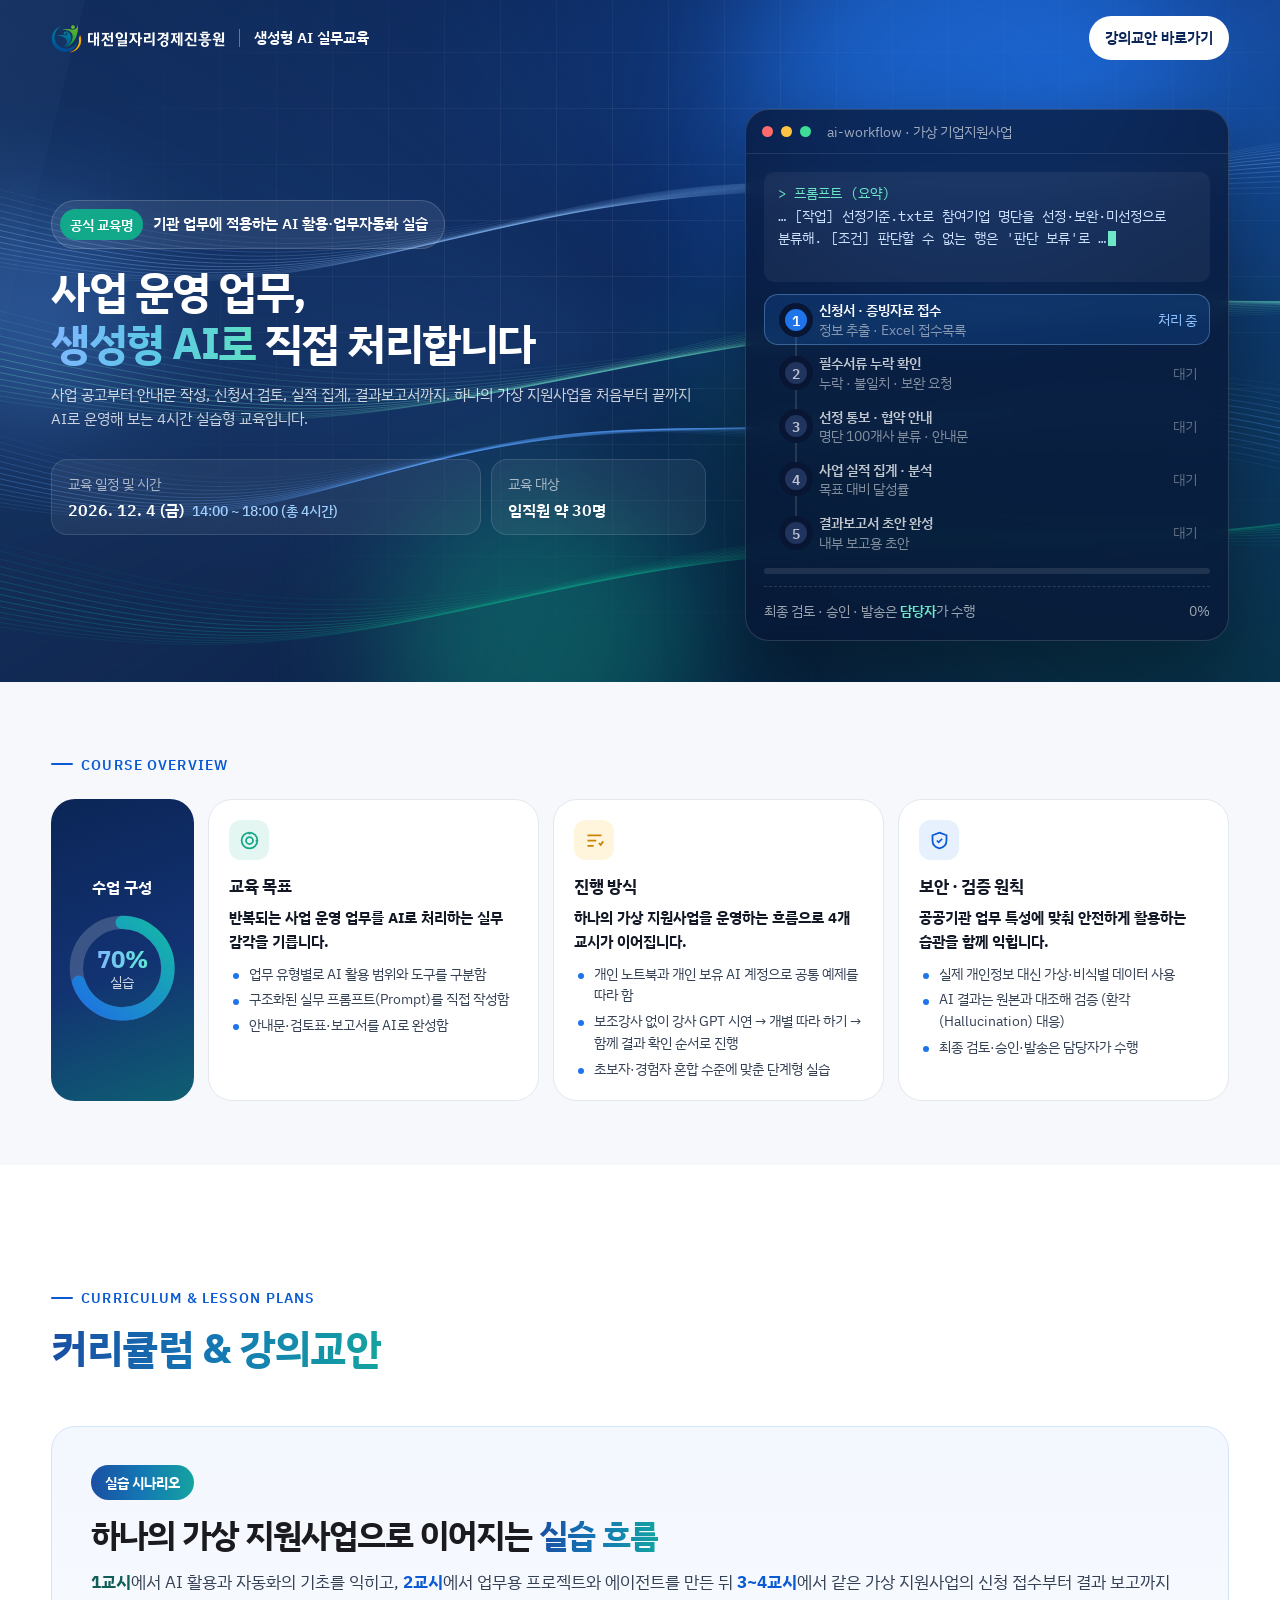
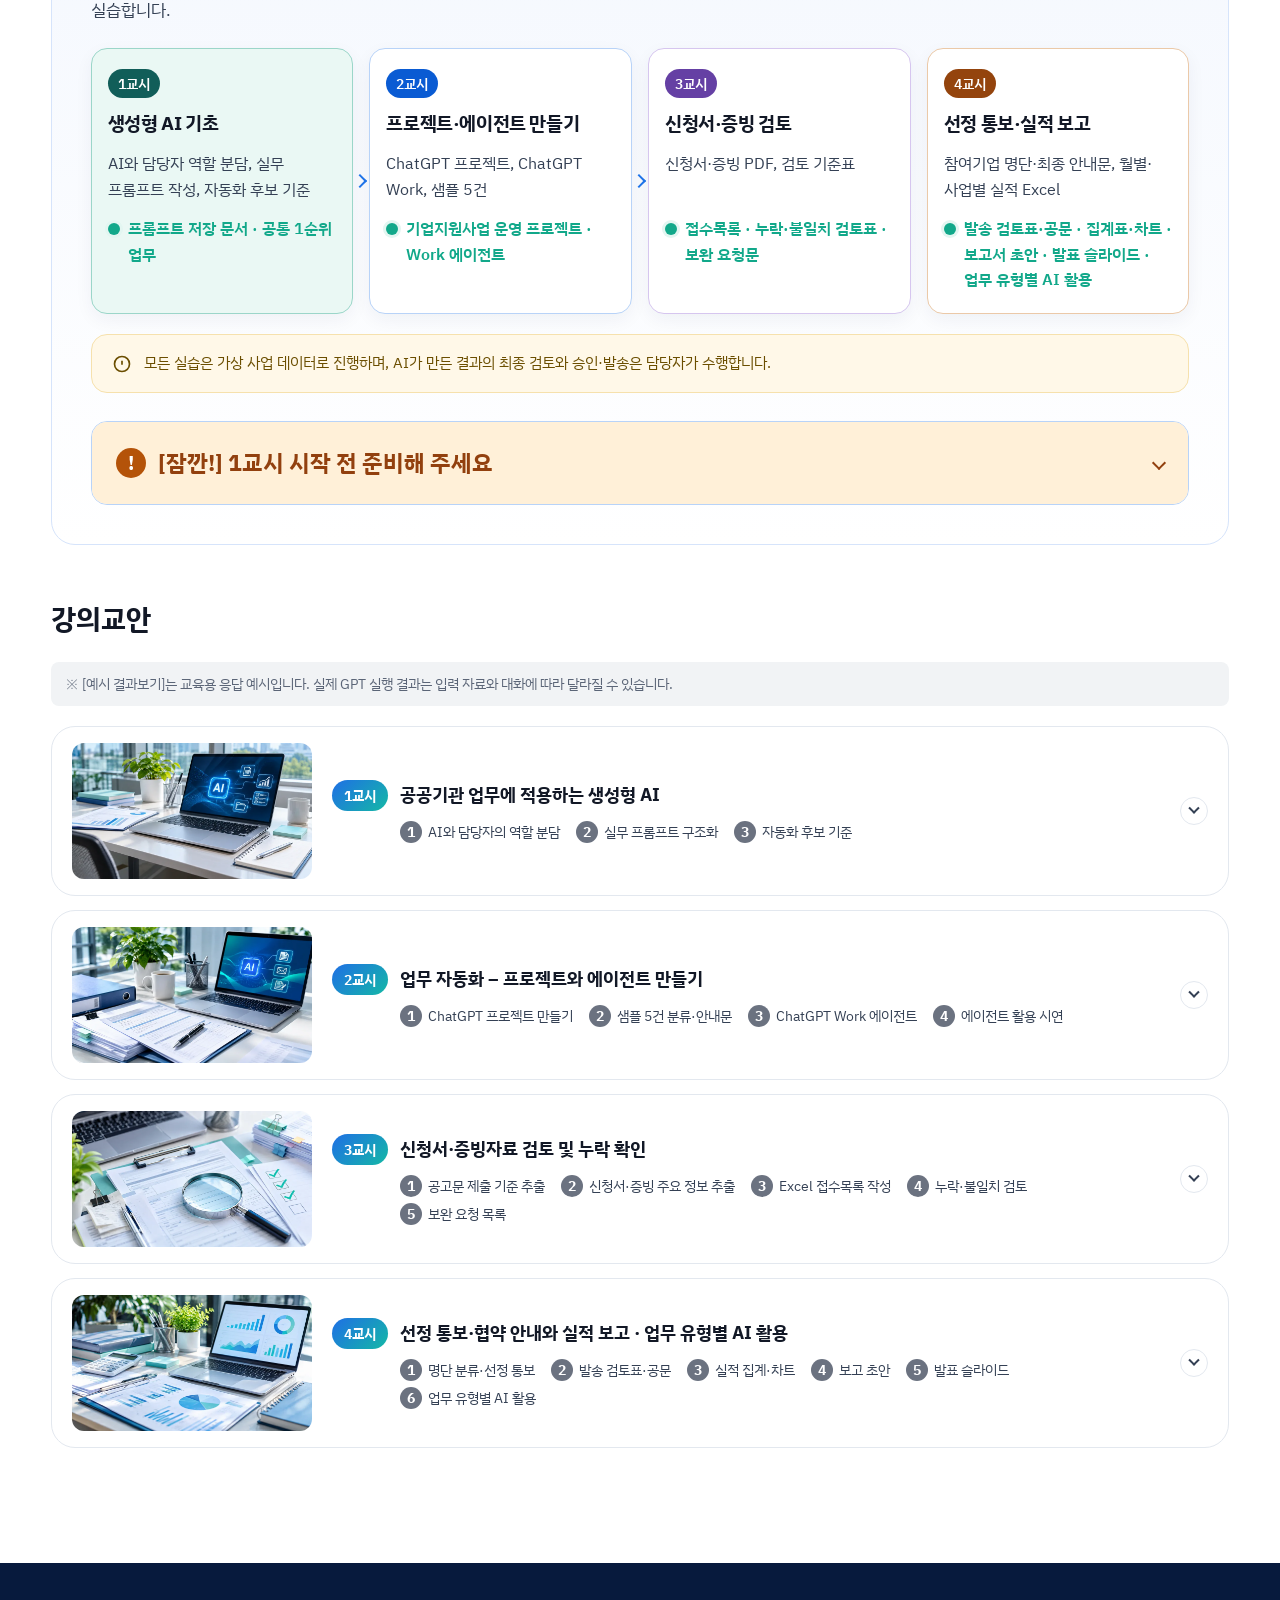
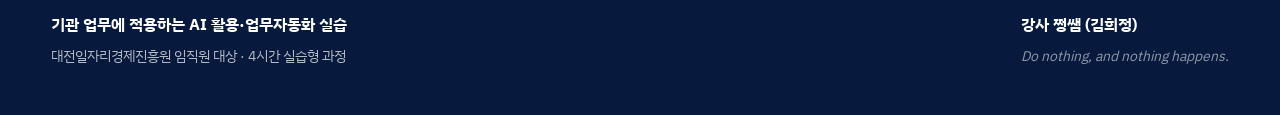
<file: index.html>
<!DOCTYPE html>
<html lang="ko">
<head>
<meta charset="UTF-8">
<meta name="viewport" content="width=device-width, initial-scale=1">
<title>대전일자리경제진흥원 AI 교육</title>
<meta name="description" content="생성형 AI를 활용한 공공기관 업무 효율화 및 실무 자동화 — 4시간 실습형 교육">
<link rel="preconnect" href="https://fonts.googleapis.com">
<link rel="preconnect" href="https://fonts.gstatic.com" crossorigin>
<link href="https://fonts.googleapis.com/css2?family=IBM+Plex+Sans+KR:wght@300;400;500;600;700&family=IBM+Plex+Mono:wght@400;500&display=swap" rel="stylesheet">
<link rel="stylesheet" href="css/style.css">
<link rel="stylesheet" href="css/lesson-embed.css">
<style>.lesson-scope details.seq-ref{margin:16px 0 0}.lesson-scope .seq-ref .seq-hl{background-image:var(--grad-light);-webkit-background-clip:text;background-clip:text;color:transparent;font-weight:800}.lesson-scope .seq-ref .seq-badge{background-image:var(--grad-light);color:#fff;border:0}.lesson-scope details.seq-ref>.seq-ref-body>.block{margin-top:14px;box-shadow:none}</style><style>.lesson-scope .demo-box > .demo-sum{display:grid;grid-template-columns:minmax(0,1fr);gap:8px 16px;align-items:center}</style><style>.lesson-scope .demo-title{font-size:clamp(24px,2.2vw,34px);font-weight:700}.lesson-scope .seq-box>summary{list-style:none;cursor:pointer;display:grid;grid-template-columns:minmax(0,1fr) 36px;gap:8px 16px;align-items:center}.lesson-scope .seq-box>summary::-webkit-details-marker{display:none}.lesson-scope .seq-box>summary .block-head{grid-column:1;margin-bottom:0}.lesson-scope .seq-box>summary .seq-desc{grid-column:1;margin:4px 0 0}.lesson-scope .seq-ic{grid-column:2;grid-row:1 / span 2;width:36px;height:36px;border-radius:50%;border:1px solid #c9dcf3;background:#fff;display:grid;place-items:center;transition:background .2s}.lesson-scope .seq-ic::after{content:"";width:9px;height:9px;border-right:2px solid #1d6fd1;border-bottom:2px solid #1d6fd1;transform:rotate(45deg) translate(-2px,-2px);transition:transform .25s}.lesson-scope .seq-box[open] .seq-ic::after{transform:rotate(225deg) translate(-2px,-2px)}.lesson-scope .seq-box>summary:hover .seq-ic{background:#eaf3ff}.lesson-scope .seq-box>summary:focus-visible{outline:2px solid #1d6fd1;outline-offset:4px;border-radius:8px}.lesson-scope .seq-body{margin-top:clamp(20px,2.4vw,32px);padding-top:clamp(8px,1vw,12px);border-top:1px dashed #c9dcf3}.lesson-scope .seq-body>.block{margin-top:14px;box-shadow:none}</style><style>.pipeline.pipe-4{grid-template-columns:repeat(4,minmax(0,1fr))}@media (max-width:1100px){.pipeline.pipe-4{grid-template-columns:repeat(2,minmax(0,1fr))}}@media (max-width:640px){.pipeline.pipe-4{grid-template-columns:minmax(0,1fr)}}</style><style>.lesson-scope .grp-block .grp-desc{margin-top:-6px;color:var(--ink-500)}.lesson-scope .grp-child{margin-top:clamp(18px,2vw,26px);border:1px solid var(--line);border-radius:16px;padding:clamp(18px,2.4vw,32px);scroll-margin-top:150px}.lesson-scope .grp-child.seq-card{background:#f8fbff;border-color:#d6e4fb}.lesson-scope .grp-child.demo-card{background:#f7f5ff;border-color:#ddd5fb}.lesson-scope .grp-child .block-head h3{margin:0;font-size:clamp(20px,1.8vw,26px);font-weight:700;letter-spacing:-.02em}.lesson-scope .grp-child .block-head .num,.lesson-scope .grp-child .demo-head .num{width:auto;min-width:44px;padding:0 8px;font-size:16px;height:32px;border-radius:9px}.lesson-scope .grp-child .block-head h3 .hl{background-image:var(--grad-light);-webkit-background-clip:text;background-clip:text;color:transparent}@media (max-width:560px){.lesson-scope .grp-child{padding:16px 14px}}.lesson-scope .grp-block>.block-head{margin-bottom:0}.lesson-scope .grp-child .demo-title{font-size:clamp(20px,1.8vw,26px)}.lesson-scope .grp-child .demo-body{margin-top:clamp(16px,2vw,24px);padding-top:clamp(16px,2vw,24px)}</style></head>
<body>

<!-- ===================== 헤더 ===================== -->
<header class="header" id="header">
  <div class="container header-inner">
    <a href="#top" class="brand" aria-label="대전일자리경제진흥원 생성형 AI 실무교육 처음으로">
      <img class="logo logo-white" src="asset/djbea/djbea-logo-white.png" alt="대전일자리경제진흥원" width="694" height="120">
      <img class="logo logo-color" src="asset/djbea/djbea-logo.png" alt="" aria-hidden="true" width="694" height="120">
      <span class="brand-div" aria-hidden="true"></span>
      <span class="brand-text"><strong>생성형 AI 실무교육</strong></span>
    </a>
    <nav class="gnb" aria-label="주요 메뉴">
      <a href="#lesson-docs" class="gnb-cta">강의교안 바로가기</a>
    </nav>
  </div>
</header>

<main id="top">
<!-- ===================== 히어로 ===================== -->
<section class="hero" aria-labelledby="heroTitle">
  <div class="hero-grid" aria-hidden="true"></div>
  <canvas class="hero-canvas" id="heroCanvas" aria-hidden="true"></canvas>
  <div class="hero-aurora" aria-hidden="true"></div>
  <div class="hero-beam" aria-hidden="true"></div>
  <div class="orb orb-1" aria-hidden="true"></div>
  <div class="orb orb-2" aria-hidden="true"></div>
  <div class="orb orb-3" aria-hidden="true"></div>

  <div class="container hero-inner">
    <div>
      <span class="hero-badge reveal"><b>공식 교육명</b><span class="badge-name">기관 업무에 적용하는 AI 활용·업무자동화 실습</span></span>
      <h1 id="heroTitle" class="reveal d1">
        사업 운영 업무,<br>
        <span class="hl">생성형 AI로</span> 직접 처리합니다
      </h1>
      <p class="hero-lead reveal d2">
        사업 공고부터 안내문 작성, 신청서 검토, 실적 집계, 결과보고서까지.
        하나의 가상 지원사업을 처음부터 끝까지 AI로 운영해 보는 4시간 실습형 교육입니다.
      </p>

      <!-- 강의 안내 -->
      <dl class="hero-info reveal d4" aria-label="강의 안내">
        <div class="info-item info-wide"><dt>교육 일정 및 시간</dt><dd><span class="info-date">2026. 12. 4 (금)</span><span class="info-time">14:00 ~ 18:00 (총 4시간)</span></dd></div>
        <div class="info-item"><dt>교육 대상</dt><dd>임직원 약 30명</dd></div>
      </dl>

    </div>

    <!-- AI 워크플로 콘솔 (모션) -->
    <div class="console reveal d2" aria-label="실습 흐름 미리보기">
      <div class="console-bar" aria-hidden="true"><i></i><i></i><i></i><span>ai-workflow · 가상 기업지원사업</span></div>
      <div class="console-body">
        <div class="prompt" aria-live="off"><span class="tag">&gt; 프롬프트 (요약)</span><br><span id="typed"></span><span class="caret"></span></div>
        <ol class="flow" id="flow">
          <li class="flow-step"><span class="num">1</span><span class="txt"><strong>신청서 · 증빙자료 접수</strong><small>정보 추출 · Excel 접수목록</small></span><span class="state">대기</span></li>
          <li class="flow-step"><span class="num">2</span><span class="txt"><strong>필수서류 누락 확인</strong><small>누락 · 불일치 · 보완 요청</small></span><span class="state">대기</span></li>
          <li class="flow-step"><span class="num">3</span><span class="txt"><strong>선정 통보 · 협약 안내</strong><small>명단 100개사 분류 · 안내문</small></span><span class="state">대기</span></li>
          <li class="flow-step"><span class="num">4</span><span class="txt"><strong>사업 실적 집계 · 분석</strong><small>목표 대비 달성률</small></span><span class="state">대기</span></li>
          <li class="flow-step"><span class="num">5</span><span class="txt"><strong>결과보고서 초안 완성</strong><small>내부 보고용 초안</small></span><span class="state">대기</span></li>
        </ol>
        <div class="progress" aria-hidden="true"><i id="bar"></i></div>
        <div class="console-foot"><span>최종 검토 · 승인 · 발송은 <b>담당자</b>가 수행</span><span id="pct">0%</span></div>
      </div>
    </div>
  </div>
</section>

<!-- ===================== 강의 안내 ===================== -->
<section class="section overview" id="overview" aria-label="강의안내">
  <div class="container">
    <div class="section-head">
      <div>
        <span class="eyebrow">Course Overview</span>
      </div>
    </div>

    <div class="ov-grid">
      <aside class="ov-ratio reveal" aria-label="수업 구성: 실습 70퍼센트">
        <h3>수업 구성</h3>
        <div class="donut" aria-hidden="true">
          <svg viewBox="0 0 120 120">
            <defs><linearGradient id="dg" x1="0" y1="0" x2="1" y2="1"><stop offset="0" stop-color="#1f6fe5"/><stop offset="1" stop-color="#14b8a6"/></linearGradient></defs>
            <circle cx="60" cy="60" r="48" fill="none" stroke="rgba(255,255,255,.18)" stroke-width="14"/>
            <circle class="donut-val" cx="60" cy="60" r="48" fill="none" stroke="url(#dg)" stroke-width="14" stroke-linecap="round" pathLength="100" stroke-dasharray="70 100" transform="rotate(-90 60 60)"/>
          </svg>
          <div class="donut-label"><b>70%</b><span>실습</span></div>
        </div>
      </aside>
      <article class="ov-card reveal d1">
        <div class="ov-icon" aria-hidden="true"><svg viewBox="0 0 24 24" fill="none" stroke="currentColor" stroke-width="2"><circle cx="12" cy="12" r="9"/><circle cx="12" cy="12" r="4"/><path d="M12 3v2M21 12h-2"/></svg></div>
        <h3>교육 목표</h3>
        <p>반복되는 사업 운영 업무를 AI로 처리하는 실무 감각을 기릅니다.</p>
        <ul>
          <li>업무 유형별로 AI 활용 범위와 도구를 구분함</li>
          <li>구조화된 실무 프롬프트(Prompt)를 직접 작성함</li>
          <li>안내문·검토표·보고서를 AI로 완성함</li>
        </ul>
      </article>
      <article class="ov-card reveal d1">
        <div class="ov-icon" aria-hidden="true"><svg viewBox="0 0 24 24" fill="none" stroke="currentColor" stroke-width="2"><path d="M4 6h16M4 12h10M4 18h7"/><path d="M17 15l2 2 3-4"/></svg></div>
        <h3>진행 방식</h3>
        <p>하나의 가상 지원사업을 운영하는 흐름으로 4개 교시가 이어집니다.</p>
        <ul>
          <li>개인 노트북과 개인 보유 AI 계정으로 공통 예제를 따라 함</li>
          <li>보조강사 없이 강사 GPT 시연 → 개별 따라 하기 → 함께 결과 확인 순서로 진행</li>
          <li>초보자·경험자 혼합 수준에 맞춘 단계형 실습</li>
        </ul>
      </article>
      <article class="ov-card reveal d2">
        <div class="ov-icon" aria-hidden="true"><svg viewBox="0 0 24 24" fill="none" stroke="currentColor" stroke-width="2"><path d="M12 3l8 3v6c0 5-3.5 8-8 9-4.5-1-8-4-8-9V6l8-3z"/><path d="M9 12l2 2 4-4"/></svg></div>
        <h3>보안 · 검증 원칙</h3>
        <p>공공기관 업무 특성에 맞춰 안전하게 활용하는 습관을 함께 익힙니다.</p>
        <ul>
          <li>실제 개인정보 대신 가상·비식별 데이터 사용</li>
          <li>AI 결과는 원본과 대조해 검증 (환각(Hallucination) 대응)</li>
          <li>최종 검토·승인·발송은 담당자가 수행</li>
        </ul>
      </article>
    </div>
  </div>
</section>

<!-- ===================== 커리큘럼 ===================== -->
<section class="section" id="curriculum" aria-labelledby="cuTitle">
  <div class="container">
    <div class="section-head">
      <div>
        <span class="eyebrow">Curriculum &amp; Lesson Plans</span>
        <h2 id="cuTitle"><span class="hl">커리큘럼 &amp; 강의교안</span></h2>
      </div>
    </div>

    <!-- 실습 흐름 (커리큘럼 상단 강조) -->
    <div class="pipeline-wrap is-feature">
      <div class="pf-head reveal">
        <span class="pf-badge">실습 시나리오</span>
        <h3>하나의 가상 지원사업으로 이어지는 <span class="hl">실습 흐름</span></h3>
        <p><strong>1교시</strong>에서 AI 활용과 자동화의 기초를 익히고, <strong>2교시</strong>에서 업무용 프로젝트와 에이전트를 만든 뒤 <strong>3~4교시</strong>에서 같은 가상 지원사업의 신청 접수부터 결과 보고까지 실습합니다.</p>
      </div>
      <div class="pipeline pipe-4">
        <div class="pipe pipe-period-1 reveal"><span class="pipe-period">1교시</span><h4>생성형 AI 기초</h4><p class="pipe-summary">AI와 담당자 역할 분담, 실무 프롬프트 작성, 자동화 후보 기준</p><p class="pipe-output">프롬프트 저장 문서 · 공통 1순위 업무</p></div>
        <div class="pipe pipe-period-2 reveal d1"><span class="pipe-period">2교시</span><h4>프로젝트·에이전트 만들기</h4><p class="pipe-summary">ChatGPT 프로젝트, ChatGPT Work, 샘플 5건</p><p class="pipe-output">기업지원사업 운영 프로젝트 · Work 에이전트</p></div>
        <div class="pipe pipe-period-3 reveal d2"><span class="pipe-period">3교시</span><h4>신청서·증빙 검토</h4><p class="pipe-summary">신청서·증빙 PDF, 검토 기준표</p><p class="pipe-output">접수목록 · 누락·불일치 검토표 · 보완 요청문</p></div>
        <div class="pipe pipe-period-4 reveal d3"><span class="pipe-period">4교시</span><h4>선정 통보·실적 보고</h4><p class="pipe-summary">참여기업 명단·최종 안내문, 월별·사업별 실적 Excel</p><p class="pipe-output">발송 검토표·공문 · 집계표·차트 · 보고서 초안 · 발표 슬라이드 · 업무 유형별 AI 활용</p></div>
      </div>
      <div class="note reveal">
        <svg viewBox="0 0 24 24" fill="none" stroke="currentColor" stroke-width="2" aria-hidden="true"><circle cx="12" cy="12" r="9"/><path d="M12 8v5M12 16h.01"/></svg>
        <span>모든 실습은 가상 사업 데이터로 진행하며, AI가 만든 결과의 최종 검토와 승인·발송은 담당자가 수행합니다.</span>
      </div>

    <details class="class-prep reveal">
      <summary><span class="class-prep-icon" aria-hidden="true">!</span><span>[잠깐!] 1교시 시작 전 준비해 주세요</span><span class="class-prep-chevron" aria-hidden="true"></span></summary>
      <div class="class-prep-content">
      <div class="class-prep-grid">
        <div>
          <h4>데스크톱 앱 다운로드 · 로그인</h4>
          <p class="class-prep-notice">이번 수업은 각자 사용하는 AI 도구로 참여하며, <strong>무료 이용 범위</strong>를 기준으로 진행합니다. 강사 시연과 수업 설명은 <strong>GPT를 기준으로 진행</strong>합니다.</p>
          <p class="class-prep-notice">무료 계정에서는 XLSX·차트·PPTX 같은 <strong>파일 생성이 되지 않거나 횟수 제한</strong>이 있을 수 있습니다. 파일이 만들어지지 않으면 결과를 표·본문으로 받아 Excel·Word·PowerPoint에 붙여 넣어 저장합니다.</p>
          <p>개인 보유 AI 계정으로 로그인해 주세요. GPT·Claude·Gemini 중 각자 사용할 도구 하나를 준비하면 됩니다.</p>
          <div class="class-prep-links">
            <a href="https://chatgpt.com/download/" target="_blank" rel="noopener noreferrer" aria-label="GPT 앱 다운로드 페이지 열기"><img src="https://www.google.com/s2/favicons?domain=chatgpt.com&amp;sz=64" alt="" width="24" height="24" loading="lazy"><span>GPT</span></a>
            <a href="https://claude.com/download" target="_blank" rel="noopener noreferrer" aria-label="Claude 앱 다운로드 페이지 열기"><img src="https://www.google.com/s2/favicons?domain=claude.ai&amp;sz=64" alt="" width="24" height="24" loading="lazy"><span>Claude</span></a>
            <a href="https://gemini.google/desktop" target="_blank" rel="noopener noreferrer" aria-label="Gemini 앱 다운로드 페이지 열기"><img src="https://www.google.com/s2/favicons?domain=gemini.google.com&amp;sz=64" alt="" width="24" height="24" loading="lazy"><span>Gemini</span></a>
          </div>
        </div>
        <div>
          <h4>프롬프트 저장 도구 준비</h4>
          <p>수업에서 작성한 프롬프트와 AI 답변을 저장할 <strong>Word·메모장·Notion 중 익숙한 도구 하나</strong>를 열어 주세요.</p>
          <p><strong>Windows에서는 기본 메모장을 추천합니다.</strong> 시작 메뉴에서 ‘메모장’을 검색해 새 문서를 열고 ‘AI 실습 프롬프트.txt’로 저장해 두세요.</p>
          <p>업무명, 사용한 프롬프트, 수정한 내용, 확인할 사항을 함께 기록하면 수업 후 다시 활용하기 좋습니다.</p>
          <div class="class-prep-links">
            <a href="https://www.notion.com/desktop" target="_blank" rel="noopener noreferrer"><img src="https://www.google.com/s2/favicons?domain=notion.so&amp;sz=64" alt="" width="24" height="24" loading="lazy"><span>Notion</span></a>
            <a href="https://apps.microsoft.com/detail/9msmlrh6lzf3" target="_blank" rel="noopener noreferrer"><img src="https://www.google.com/s2/favicons?domain=microsoft.com&amp;sz=64" alt="" width="24" height="24" loading="lazy"><span>Windows 메모장</span></a>
          </div>
        </div>
        <div class="class-prep-kit">
          <h4>실습 자료 키트 다운로드 · 압축 풀기</h4>
          <p>교육용 가상 데이터가 담긴 ZIP 파일을 내려받아 압축을 풀어 주세요. ‘기업지원사업_에이전트’ 폴더를 내 컴퓨터에 두고 1~4교시에서 이어서 사용합니다.</p>
          <div class="class-prep-links">
            <a href="agent/기업지원사업_에이전트.zip" download>실습 자료 키트 다운로드 ↓</a>
          </div>
      <ol class="kit-list">
        <li><span class="ext doc">DOCX</span><span class="kit-name"><b>공고문</b><small>2교시 프로젝트 업로드 · 3교시 제출 기준 · 4교시 안내문 작성 기준</small></span></li>
        <li><span class="ext">TXT</span><span class="kit-name"><b>선정기준</b><small>2교시 샘플 5건 · 4교시 전체 100건 분류</small></span></li>
        <li><span class="ext doc">DOCX</span><span class="kit-name"><b>안내문 양식</b><small>2교시 안내문 3종 · 4교시 채널별 변환</small></span></li>
        <li><span class="ext">XLSX</span><span class="kit-name"><b>참여기업 명단 100개사</b><small>2교시 샘플 5건 · 4교시 선정·보완·미선정 분류</small></span></li>
        <li><span class="ext pdf">PDF</span><span class="kit-name"><b>신청서 10건 · 4대보험 증빙</b><small>3교시 · 신청 정보 추출·누락 확인</small></span></li>
        <li><span class="ext">XLSX</span><span class="kit-name"><b>검토기준표</b><small>3교시 · 누락·불일치 확인</small></span></li>
        <li><span class="ext">XLSX</span><span class="kit-name"><b>5개 사업 월별 실적</b><small>4교시 · 집계·달성률 분석 (보고서는 별도 양식 없이 교안의 목차 사용)</small></span></li>
      </ol>
        </div>
      </div>

      </div>
    </details>



    </div>



    <!-- 교시별 강의교안 (index 내장 · 1교시 기본 펼침) -->
    <section class="lesson-docs" id="lesson-docs" aria-labelledby="lesson-docs-title">
      <h3 id="lesson-docs-title">강의교안</h3>
      <p class="prompt-common-notice">※ [예시 결과보기]는 교육용 응답 예시입니다. 실제 GPT 실행 결과는 입력 자료와 대화에 따라 달라질 수 있습니다.</p>
      <div class="lesson-acc">
      <details class="acc-item" id="lesson-1"><summary><img class="acc-thumb" src="asset/thumb/c01.webp" alt="" width="240" height="136" loading="lazy"><span class="acc-title"><span class="acc-head"><span class="acc-no">1교시</span><b>공공기관 업무에 적용하는 생성형 AI</b></span><span class="acc-tasks"><span>AI와 담당자의 역할 분담</span><span>실무 프롬프트 구조화</span><span>자동화 후보 기준</span></span></span><span class="acc-min" aria-hidden="true" style="visibility:hidden"></span><span class="acc-ic" aria-hidden="true"></span></summary><div class="acc-body"><div class="lesson-scope"><div class="l-layout">

    <!-- 목차 -->
    <nav class="toc" id="l1-toc" aria-label="목차">
      <div class="toc-top">
        <strong>목차</strong>
        <button type="button" class="toc-toggle" id="l1-tocToggle" aria-expanded="true" aria-controls="l1-tocPanel">
          <svg class="ic-list" viewBox="0 0 24 24" fill="none" stroke="currentColor" stroke-width="2.2" aria-hidden="true"><path d="M9 6h11M9 12h11M9 18h11M4 6h.01M4 12h.01M4 18h.01"/></svg>
          <span>닫기</span>
          <svg class="ic-chev" viewBox="0 0 24 24" fill="none" stroke="currentColor" stroke-width="2.2" aria-hidden="true"><path d="M6 15l6-6 6 6"/></svg>
        </button>
      </div><button type="button" class="toc-up" aria-label="1교시 처음으로 이동" title="1교시 처음으로"><svg viewBox="0 0 24 24" fill="none" stroke="currentColor" stroke-width="2.2" aria-hidden="true"><path d="M12 19V5M6 11l6-6 6 6"/></svg></button>
      <div class="toc-panel" id="l1-tocPanel">
        <ol class="toc-list">
          <li><a href="#l1-goal" class="toc-goal"><span aria-hidden="true"></span><em>학습목표</em></a></li>
          <li><a href="#l1-concept"><span>1</span><em>업무에 쓰는 생성형 AI 기본기</em></a>
            <ol class="toc-sub">
              <li><a href="#l1-c21">1-1 생성형 AI의 강점과 한계</a></li>
              <li><a href="#l1-c22">1-2 AI와 담당자의 역할 분담</a></li>
              <li><a href="#l1-c23">1-3 업무 유형별 활용 방식</a></li>
              <li><a href="#l1-c24">1-4 실무 프롬프트 구조화</a></li>
              <li><a href="#l1-c25">1-5 보안 유의사항</a></li>
              <li><a href="#l1-p1">실습 1 · 같은 요청, 다른 결과</a></li>
            </ol>
          </li>
          <li><a href="#l1-lab"><span>2</span><em>자동화 후보 고르는 기준</em></a>
            <ol class="toc-sub">
              <li><a href="#l1-p3">2-1 자동화 후보 평가 기준</a></li>
            </ol>
          </li>
          <li><a href="#l1-wrap"><span>3</span><em>정리</em></a>
          </li>
        </ol>
      </div>
    </nav>

    <div class="l-main">
      

      <!-- ========== 1. 학습목표 ========== -->
      <section class="block reveal" id="l1-goal" aria-labelledby="l1-goalTitle">
        <div class="block-head">
          <div><h2 id="l1-goalTitle"><span class="hl">학습목표</span></h2></div>
        </div>
        <div class="goals">
          <div class="goal"><b><span class="tn gnum">1</span><span class="gt">AI에게 맡길 일과 사람이 할 일을 구분함</span></b><p>강점·한계와 신호등 기준으로 업무별 활용 수준을 판단</p></div>
          <div class="goal"><b><span class="tn gnum">2</span><span class="gt">실무 프롬프트를 구조화해 작성함</span></b><p>5요소 + 고도화 기법으로 바로 쓰는 결과 얻기</p></div>
          <div class="goal"><b><span class="tn gnum">3</span><span class="gt">AI 활용 후보를 고르는 기준을 익힘</span></b><p>4가지 평가 기준과 효과×난이도 매트릭스 이해 · 내 업무 적용은 4교시에서</p></div>
          
        </div>
        <div class="callout callout-info">
          <svg viewBox="0 0 24 24" fill="none" stroke="currentColor" stroke-width="2" aria-hidden="true"><circle cx="12" cy="12" r="9"/><path d="M12 8v5M12 16h.01"/></svg>
          <span><b>오늘의 실습 원칙</b> — 모든 실습은 가상·비식별 데이터로 진행합니다. 실제 참여자 명단이나 내부 문서는 입력하지 않으며, AI 결과의 최종 검토·승인·발송은 담당자가 합니다.</span>
        </div>
      </section>

      <!-- ========== 2. 개념 ========== -->
      <section class="block reveal" id="l1-concept" aria-labelledby="l1-conceptTitle">
        <div class="block-head">
          <div><span class="num">1</span><h2 id="l1-conceptTitle">업무에 쓰는 <span class="hl">생성형 AI 기본기</span></h2></div>
        </div>

        <!-- 2-1 -->
        <div class="sub" id="l1-c21">
          <h3><i>1-1</i>생성형 AI의 강점과 한계</h3>
          <p>생성형 AI(Generative AI)의 중심에는 <strong>대규모 언어 모델(LLM, Large Language Model)</strong>이 있습니다. 방대한 문장을 학습한 뒤 <strong>“다음에 올 가능성이 높은 단어”를 이어 붙여</strong> 답을 만듭니다. 그래서 문장은 자연스럽지만, 그 내용이 사실인지는 스스로 보장하지 못합니다.</p>

          <div class="versus">
            <div class="vs vs-ai">
              <h4>강점 — 이런 일에 빠릅니다</h4>
              <ul>
                <li><b>초안 작성</b> — 안내문·공문·보고서 초안을 수십 초 안에 여러 버전으로</li>
                <li><b>형식 변환</b> — 공문 → 문자, 장문 → 표, 메모 → 개조식 보고</li>
                <li><b>요약·추출</b> — 긴 공고문에서 자격요건·제출서류만 뽑기</li>
                <li><b>분류·정리</b> — 기준을 주면 명단·문의를 유형별로 나누기</li>
              </ul>
            </div>
            <div class="vs vs-human">
              <h4>한계 — 이런 점은 사람이 확인합니다</h4>
              <ul>
                <li><b>환각(Hallucination)</b> — 없는 규정·날짜·수치를 그럴듯하게 지어냄</li>
                <li><b>내부·최신 정보 부재</b> — 기관 규정, 올해 공고는 입력해야만 앎</li>
                <li><b>계산 실수</b> — 긴 표의 합계·비율은 반드시 검산</li>
                <li><b>맥락 누락</b> — 대화가 길어지면 앞에서 준 조건을 놓침</li>
              </ul>
            </div>
          </div>

          <h4 class="mini-title"><span class="mt-main"><span class="mt-num">①</span>AI 결과 활용 신호등</span></h4>
          <div class="signal">
            <div class="sg sg-green">
              <b>초록 · 그대로 활용</b>
              <p>맞춤법·문장 다듬기, 문체 변환, 표 ↔ 문장 형식 바꾸기</p>
              <small>확인: 의미가 바뀌지 않았는지만 보기</small>
            </div>
            <div class="sg sg-yellow">
              <b>노랑 · 검토 후 활용</b>
              <p>요약, 분류, 안내문·보고서 초안, 체크리스트 작성</p>
              <small>확인: 원본과 대조, 누락·오류 수정</small>
            </div>
            <div class="sg sg-red">
              <b>빨강 · 사람이 결정</b>
              <p>선정·미선정, 지원 금액, 규정·법령 해석, 외부 발송</p>
              <small>AI는 근거 자료 정리까지만</small>
            </div>
          </div>
          <div class="callout callout-warn">
            <svg viewBox="0 0 24 24" fill="none" stroke="currentColor" stroke-width="2" aria-hidden="true"><path d="M12 3l9 16H3l9-16z"/><path d="M12 10v4M12 17h.01"/></svg>
            <span><b>기억할 기준</b> — 업무를 나눌 때는 “누가 더 빠른가”가 아니라 <b>“누가 책임지는가”</b>로 판단합니다. 마감일·지원 금액·자격 기준처럼 틀리면 안 되는 정보는 반드시 원본에서 확인합니다.</span>
          </div>
        </div>

        <!-- 2-2 -->
        <div class="sub" id="l1-c22">
          <h3><i>1-2</i>사업 운영 단계별 AI와 담당자의 역할 분담</h3>
          <p>오늘 4개 교시는 아래 사업 운영 흐름을 그대로 따라갑니다. 단계마다 <strong>AI가 맡을 일, 담당자가 결정할 일, 반드시 확인할 검증 포인트</strong>를 나눠 두면 안전하게 속도를 높일 수 있습니다.</p>
          <table class="tbl">
            <thead><tr><th scope="col">운영 단계</th><th scope="col">AI가 맡을 일</th><th scope="col">담당자가 결정할 일</th><th scope="col">검증 포인트</th></tr></thead>
            <tbody>
              <tr><td data-label="운영 단계">사업 공고</td><td data-label="AI가 맡을 일">이전 공고 기반 초안, 자격요건·일정 표 정리</td><td data-label="담당자가 결정할 일">지원 규모·자격 기준 확정</td><td data-label="검증 포인트">금액·일정·근거 규정</td></tr>
              <tr><td data-label="운영 단계">신청 접수</td><td data-label="AI가 맡을 일">신청서 정보 추출, 접수 현황표 작성</td><td data-label="담당자가 결정할 일">접수 확정·중복 처리</td><td data-label="검증 포인트">접수 건수 원본 대조</td></tr>
              <tr><td data-label="운영 단계">서류 검토</td><td data-label="AI가 맡을 일">제출서류 누락 1차 확인, 불일치 표시</td><td data-label="담당자가 결정할 일">적격 판정, 보완 요청 여부</td><td data-label="검증 포인트">표시된 항목 원본 확인</td></tr>
              <tr><td data-label="운영 단계">대상자 안내</td><td data-label="AI가 맡을 일">선정·보완·미선정 안내문, 이메일·문자 초안</td><td data-label="담당자가 결정할 일">발송 승인·발송</td><td data-label="검증 포인트">대상자–문안 매칭, 날짜</td></tr>
              <tr><td data-label="운영 단계">실적·보고</td><td data-label="AI가 맡을 일">집계, 달성률 계산, 차트, 보고서 초안</td><td data-label="담당자가 결정할 일">성과 해석, 결재</td><td data-label="검증 포인트">합계 검산, 수치 출처</td></tr>
            </tbody>
          </table>
        </div>

        <!-- 2-3 -->
        <div class="sub" id="l1-c23">
          <h3><i>1-3</i>업무 유형별 활용 방식</h3>
          <p>같은 생성형 AI라도 업무 유형에 따라 <strong>무엇을 입력하고 어떻게 요청할지</strong>가 달라집니다.</p>
          <table class="tbl">
            <thead><tr><th scope="col">업무 유형</th><th scope="col">사업 운영 예시</th><th scope="col">입력할 것</th><th scope="col">요청 방식</th><th scope="col">실습 교시</th></tr></thead>
            <tbody>
              <tr><td data-label="업무 유형">문서 검토</td><td data-label="사업 운영 예시">신청서 · 증빙자료 PDF</td><td data-label="입력할 것">문서 + 검토 기준표</td><td data-label="요청 방식">기준별 충족 여부를 표로</td><td data-label="실습 교시">3교시</td></tr>
              <tr><td data-label="업무 유형">문서 작성</td><td data-label="사업 운영 예시">공고문 · 안내문 · 공문 · 문자</td><td data-label="입력할 것">사업 정보, 이전 양식</td><td data-label="요청 방식">맥락·형식 지정 → 초안 → 수정 요청</td><td data-label="실습 교시">4교시</td></tr>
              <tr><td data-label="업무 유형">데이터 정리</td><td data-label="사업 운영 예시">엑셀 참여자 명단</td><td data-label="입력할 것">가명 처리한 파일</td><td data-label="요청 방식">분류 기준을 조건으로 명시</td><td data-label="실습 교시">4교시</td></tr>
              <tr><td data-label="업무 유형">분석 · 보고</td><td data-label="사업 운영 예시">사업별 실적 · 결과보고</td><td data-label="입력할 것">실적 데이터, 보고서 양식</td><td data-label="요청 방식">계산 → 차트 → 문장화 단계별</td><td data-label="실습 교시">4교시</td></tr>
            </tbody>
          </table>
        </div>

        <!-- 2-4 -->
        <div class="sub" id="l1-c24">
          <h3><i>1-4</i>실무 프롬프트 구조화</h3>
          <p>AI의 답이 아쉬운 이유는 대부분 <strong>정보가 부족해서</strong>입니다. 신입 직원에게 업무를 지시하듯 다섯 가지를 빠짐없이 알려 주세요.</p>
          <div class="formula">
            <div class="fx"><b>역할</b><small>Role</small><p>누구의 입장에서 쓸지<br>“기업지원사업 담당자로서”</p></div>
            <div class="fx"><b>맥락</b><small>Context</small><p>어떤 상황·배경인지<br>“1차 서류심사 선정 결과”</p></div>
            <div class="fx"><b>작업</b><small>Task</small><p>무엇을 해 달라는지<br>“선정 안내 문자 작성”</p></div>
            <div class="fx"><b>형식</b><small>Format</small><p>어떤 모양으로 받을지<br>“90바이트 단문 + 장문 1개”</p></div>
            <div class="fx"><b>조건</b><small>Constraint</small><p>지켜야 할 규칙<br>“공문체, 정보 지어내지 않기”</p></div>
          </div>

          <h4 class="mini-title mt-split"><span class="mt-main"><span class="mt-num">①</span>프롬프트가 좋아지는 4단계</span><span class="mt-note">※ <mark>민트 표시</mark>는 이전 단계에서 새로 더한 부분입니다.</span></h4>
          <ol class="lvx">
            <li class="lvx-item">
              <div class="lvx-main">
                <div class="lvx-top"><span class="lv-badge">Lv.1</span><b>요청만</b><span class="lvx-res">어떤 공고문인지 몰라 일반적인 요약 방법을 설명하거나, 그럴듯한 내용을 지어냅니다.</span></div>
                <div class="lvx-prompt"><p>공고문 요약해</p></div>
              </div>
              <div class="lvx-effect is-bad">
                <small>효과</small>
                <strong>AI가 대상과 형식을 추측함</strong>
                <span class="lvx-meter" aria-label="완성도 25%"><i style="width:25%"></i></span>
              </div>
            </li>
            <li class="lvx-item">
              <div class="lvx-main">
                <div class="lvx-top"><span class="lv-badge">Lv.2</span><b>+ 맥락</b><span class="lvx-res">실제 공고문을 근거로 요약하지만, 요약 길이와 항목이 요청할 때마다 달라집니다.</span></div>
                <div class="lvx-prompt"><p><mark>아래 붙여 넣은 '2026 청년 일자리 지원사업' 공고문을</mark> 요약해.<br><mark>{공고문 붙여 넣기}</mark></p></div>
              </div>
              <div class="lvx-effect">
                <small>효과</small>
                <strong>대상 문서가 분명해짐</strong>
                <span class="lvx-meter" aria-label="완성도 50%"><i style="width:50%"></i></span>
              </div>
            </li>
            <li class="lvx-item">
              <div class="lvx-main">
                <div class="lvx-top"><span class="lv-badge">Lv.3</span><b>+ 형식</b><span class="lvx-res">항목이 고정된 표로 나와 바로 붙여 쓸 수 있습니다. 다만 공고문에 없는 항목은 AI가 임의로 채울 수 있습니다.</span></div>
                <div class="lvx-prompt"><p>아래 붙여 넣은 '2026 청년 일자리 지원사업' 공고문을 <mark>지원대상 / 지원내용 / 신청기간 / 제출서류 / 문의처 5개 항목의 표로</mark> 요약해.<br>{공고문 붙여 넣기}</p></div>
              </div>
              <div class="lvx-effect">
                <small>효과</small>
                <strong>바로 붙여 쓸 수 있는 모양이 됨</strong>
                <span class="lvx-meter" aria-label="완성도 75%"><i style="width:75%"></i></span>
              </div>
            </li>
            <li class="lvx-item is-best">
              <div class="lvx-main">
                <div class="lvx-top"><span class="lv-badge">Lv.4</span><b>+ 역할 · 조건</b><span class="lvx-res">근거 없는 항목은 ‘공고문 미기재’로 드러나고, 날짜·금액이 원문 그대로 유지됩니다. 예상 질문까지 함께 나와 문의 응대 준비에 바로 씁니다.</span></div>
                <div class="lvx-prompt"><p><mark>너는 일자리지원사업 담당자야.</mark><br>아래 붙여 넣은 '2026 청년 일자리 지원사업' 공고문을 지원대상 / 지원내용 / 신청기간 / 제출서류 / 문의처 5개 항목의 표로 요약해.<br><mark>공고문에 없는 내용은 '공고문 미기재'로 표시하고, 날짜·금액은 원문 표기 그대로 써.</mark><br><mark>마지막에 신청자가 자주 물을 질문 3개를 덧붙여 줘.</mark><br>{공고문 붙여 넣기}</p></div>
              </div>
              <div class="lvx-effect is-best">
                <small>효과</small>
                <strong>오류를 막고 활용도까지 높임</strong>
                <span class="lvx-meter" aria-label="완성도 100%"><i style="width:100%"></i></span>
              </div>
            </li>
          </ol>

          <h4 class="mini-title mt-split"><span class="mt-main"><span class="mt-num">②</span>업무별 실무 프롬프트 예시 8종</span><span class="mt-note">※ <b>{ }</b>는 내 상황에 맞게 바꾸는 부분입니다.</span></h4>
          <div class="tabs" data-tabs>
            <div class="tab-list" role="tablist" aria-label="업무별 프롬프트 예시">
              <button type="button" role="tab" id="l1-t1" aria-controls="l1-tp1" aria-selected="true">① 안내 이메일</button>
              <button type="button" role="tab" id="l1-t2" aria-controls="l1-tp2" aria-selected="false" tabindex="-1">② 공고문 요약</button>
              <button type="button" role="tab" id="l1-t3" aria-controls="l1-tp3" aria-selected="false" tabindex="-1">③ 명단 분류</button>
              <button type="button" role="tab" id="l1-t4" aria-controls="l1-tp4" aria-selected="false" tabindex="-1">④ 문의 답변</button>
              <button type="button" role="tab" id="l1-t5" aria-controls="l1-tp5" aria-selected="false" tabindex="-1">⑤ 회의 결과 보고</button>
              <button type="button" role="tab" id="l1-t6" aria-controls="l1-tp6" aria-selected="false" tabindex="-1">⑥ 실적 분석</button>
              <button type="button" role="tab" id="l1-t7" aria-controls="l1-tp7" aria-selected="false" tabindex="-1">⑦ 서류 체크리스트</button>
              <button type="button" role="tab" id="l1-t8" aria-controls="l1-tp8" aria-selected="false" tabindex="-1">⑧ 문체 변환</button>
            </div>

            <div class="tab-panel" role="tabpanel" id="l1-tp1" aria-labelledby="l1-t1">
              <div class="tp-meta"><span class="tag-assist">문서 작성</span><span>보완 서류 요청 이메일</span></div>
              <p class="prompt-edit-note">✎ <mark>{ }</mark>로 표시한 부분은 수정할 곳입니다. 채워진 샘플로 바로 실행하거나 내 업무에 맞게 바꿔 사용하세요.</p><div class="prompt-box">
                <div class="pb-head"><span class="pb-title">프롬프트</span><button type="button" class="copy-btn" aria-label="프롬프트 복사" title="복사"><svg class="ic-copy" viewBox="0 0 24 24" fill="none" stroke="currentColor" stroke-width="2" aria-hidden="true"><rect x="9" y="9" width="11" height="11" rx="2"/><path d="M5 15V5a2 2 0 012-2h10"/></svg><svg class="ic-done" viewBox="0 0 24 24" fill="none" stroke="currentColor" stroke-width="2.4" aria-hidden="true"><path d="M5 12l5 5 9-10"/></svg></button></div>
<pre><em>[역할]</em> 너는 대전 지역 공공기관의 창업지원사업 담당자야.
<em>[맥락]</em> 가상의 '2026 청년 창업 아카데미' 서류 심사에서 보완이 필요한 신청자에게 안내해야 해. 보완 서류는 사업자등록증명원(최근 1개월 이내 발급)이고, 마감은 12월 11일(금) 17시야.
<em>[작업]</em> 보완 요청 이메일을 작성해.
<em>[형식]</em> 제목 1줄 + 본문(인사 → 보완 사유 → 제출 방법 → 마감 → 문의처) + 서명 구성으로 작성해.
<em>[조건]</em> 정중하고 간결하게 300자 이내. 신청자 이름은 <mark>{성명}</mark>으로 남기고, 주어지지 않은 연락처는 <mark>[확인 필요]</mark>로 표시해.</pre>
              </div>
              <p class="tip"><b>활용 팁</b> 같은 대화에서 “같은 내용으로 90바이트 단문 문자도 만들어”라고 이어서 요청하면 이메일과 문자의 안내 내용이 일치합니다.</p>
            </div>

            <div class="tab-panel" role="tabpanel" id="l1-tp2" aria-labelledby="l1-t2" hidden>
              <div class="tp-meta"><span class="tag-assist">요약·추출</span><span>긴 공고문을 핵심 표로</span></div>
              <p class="prompt-edit-note">✎ <mark>{ }</mark>로 표시한 부분은 수정할 곳입니다. 채워진 샘플로 바로 실행하거나 내 업무에 맞게 바꿔 사용하세요.</p><div class="prompt-box">
                <div class="pb-head"><span class="pb-title">프롬프트</span><button type="button" class="copy-btn" aria-label="프롬프트 복사" title="복사"><svg class="ic-copy" viewBox="0 0 24 24" fill="none" stroke="currentColor" stroke-width="2" aria-hidden="true"><rect x="9" y="9" width="11" height="11" rx="2"/><path d="M5 15V5a2 2 0 012-2h10"/></svg><svg class="ic-done" viewBox="0 0 24 24" fill="none" stroke="currentColor" stroke-width="2.4" aria-hidden="true"><path d="M5 12l5 5 9-10"/></svg></button></div>
<pre><em>[역할]</em> 너는 일자리지원사업 담당자야.
<em>[맥락]</em> 아래는 가상의 '2026 청년 일자리 지원사업' 공고문 전문이야.
<mark>{공고문 붙여 넣기}</mark>
<em>[작업]</em> 신청자가 한눈에 볼 수 있도록 핵심 내용을 요약해.
<em>[형식]</em> 지원대상 / 지원내용 / 신청기간 / 제출서류 / 문의처 5개 항목의 표로 정리하고, 신청자가 자주 물을 질문 3개를 덧붙여 줘.
<em>[조건]</em> 공고문에 없는 내용은 추측하지 말고 '공고문 미기재'로 표시해. 날짜와 금액은 원문 표기를 그대로 써.</pre>
              </div>
              <p class="tip"><b>활용 팁</b> 요약 결과의 날짜·금액은 원문과 1:1로 대조합니다. ‘공고문 미기재’ 항목은 공고문 보완이 필요한 지점일 수 있습니다.</p>
            </div>

            <div class="tab-panel" role="tabpanel" id="l1-tp3" aria-labelledby="l1-t3" hidden>
              <div class="tp-meta"><span class="tag-auto">데이터 정리</span><span>조건 기반 명단 분류</span></div>
              <p class="prompt-edit-note">✎ <mark>{ }</mark>로 표시한 부분은 수정할 곳입니다. 채워진 샘플로 바로 실행하거나 내 업무에 맞게 바꿔 사용하세요.</p><div class="prompt-box">
                <div class="pb-head"><span class="pb-title">프롬프트</span><button type="button" class="copy-btn" aria-label="프롬프트 복사" title="복사"><svg class="ic-copy" viewBox="0 0 24 24" fill="none" stroke="currentColor" stroke-width="2" aria-hidden="true"><rect x="9" y="9" width="11" height="11" rx="2"/><path d="M5 15V5a2 2 0 012-2h10"/></svg><svg class="ic-done" viewBox="0 0 24 24" fill="none" stroke="currentColor" stroke-width="2.4" aria-hidden="true"><path d="M5 12l5 5 9-10"/></svg></button></div>
<pre><em>[역할]</em> 너는 기업지원사업 운영 담당자야.
<em>[맥락]</em> 첨부한 엑셀은 가상의 참여기업 신청 명단이야. 열은 기업명, 업종, 소재지, 종업원 수, 서류 제출 여부, 평가 점수야.
<em>[작업]</em> 아래 기준으로 '선정 / 보완 / 미선정'을 분류해.
- 선정: 소재지 대전 + 서류 완비 + 평가 70점 이상
- 보완: 소재지 대전 + 서류 미비 + 평가 70점 이상
- 미선정: 그 외
<em>[형식]</em> '분류 결과' 열을 추가한 표와 분류별 건수 요약으로 정리해.
<em>[조건]</em> 값이 비어 있거나 기준으로 판단할 수 없는 행은 '판단 보류'로 따로 모아. 이 결과는 담당자 검토용 초안이야.</pre>
              </div>
              <p class="tip"><b>활용 팁</b> 기준을 숫자와 조건으로 명확히 쓸수록 정확해집니다. 분류별 건수의 합이 전체 행 수와 같은지 반드시 확인합니다.</p>
            </div>

            <div class="tab-panel" role="tabpanel" id="l1-tp4" aria-labelledby="l1-t4" hidden>
              <div class="tp-meta"><span class="tag-assist">문서 작성</span><span>공고문 근거 기반 문의 답변</span></div>
              <p class="prompt-edit-note">✎ <mark>{ }</mark>로 표시한 부분은 수정할 곳입니다. 채워진 샘플로 바로 실행하거나 내 업무에 맞게 바꿔 사용하세요.</p><div class="prompt-box">
                <div class="pb-head"><span class="pb-title">프롬프트</span><button type="button" class="copy-btn" aria-label="프롬프트 복사" title="복사"><svg class="ic-copy" viewBox="0 0 24 24" fill="none" stroke="currentColor" stroke-width="2" aria-hidden="true"><rect x="9" y="9" width="11" height="11" rx="2"/><path d="M5 15V5a2 2 0 012-2h10"/></svg><svg class="ic-done" viewBox="0 0 24 24" fill="none" stroke="currentColor" stroke-width="2.4" aria-hidden="true"><path d="M5 12l5 5 9-10"/></svg></button></div>
<pre><em>[역할]</em> 너는 일자리 지원사업 상담 담당자야.
<em>[맥락]</em> 아래는 사업 공고문 일부와 신청자의 문의야.
- 공고문: <mark>{신청 자격 조항 붙여 넣기}</mark>
- 문의: "주소지는 세종인데 대전 소재 기업에 재직 중이면 신청할 수 있나요?"
<em>[작업]</em> 문의에 대한 답변 초안을 작성해.
<em>[형식]</em> 결론 1문장 → 근거(공고문 해당 조항 인용) → 추가 안내 순서로 작성해.
<em>[조건]</em> 공고문에서 근거를 찾을 수 없으면 단정하지 말고 '담당 부서 확인 후 회신드리겠습니다'로 마무리해.</pre>
              </div>
              <p class="tip"><b>활용 팁</b> 근거 조항을 인용하게 하면 AI가 지어낸 답인지 바로 확인할 수 있습니다. 반복 문의는 모아서 FAQ 초안으로 만들 수도 있습니다.</p>
            </div>

            <div class="tab-panel" role="tabpanel" id="l1-tp5" aria-labelledby="l1-t5" hidden>
              <div class="tp-meta"><span class="tag-assist">요약·보고</span><span>회의 메모 → 내부 보고</span></div>
              <p class="prompt-edit-note">✎ <mark>{ }</mark>로 표시한 부분은 수정할 곳입니다. 채워진 샘플로 바로 실행하거나 내 업무에 맞게 바꿔 사용하세요.</p><div class="prompt-box">
                <div class="pb-head"><span class="pb-title">프롬프트</span><button type="button" class="copy-btn" aria-label="프롬프트 복사" title="복사"><svg class="ic-copy" viewBox="0 0 24 24" fill="none" stroke="currentColor" stroke-width="2" aria-hidden="true"><rect x="9" y="9" width="11" height="11" rx="2"/><path d="M5 15V5a2 2 0 012-2h10"/></svg><svg class="ic-done" viewBox="0 0 24 24" fill="none" stroke="currentColor" stroke-width="2.4" aria-hidden="true"><path d="M5 12l5 5 9-10"/></svg></button></div>
<pre><em>[역할]</em> 너는 사업 운영 부서의 실무 담당자야.
<em>[맥락]</em> 아래는 가상의 '참여기업 간담회' 메모야.
<mark>{회의 메모 붙여 넣기}</mark>
<em>[작업]</em> 팀장 보고용 결과 요약을 작성해.
<em>[형식]</em> 개요(일시·장소·참석) / 주요 의견 3~5개 / 조치 필요 사항(담당·기한) / 향후 계획 순서로, 개조식 '~함' 체로 작성해.
<em>[조건]</em> 메모에 없는 내용은 추가하지 마. '결정된 사항'과 '논의만 된 사항'을 구분해 표시해.</pre>
              </div>
              <p class="tip"><b>활용 팁</b> 결정과 논의를 구분하게 하면, 논의만 된 내용이 확정 사항처럼 보고되는 실수를 막을 수 있습니다.</p>
            </div>

            <div class="tab-panel" role="tabpanel" id="l1-tp6" aria-labelledby="l1-t6" hidden>
              <div class="tp-meta"><span class="tag-assist">분석·보고</span><span>실적표 → 달성률 → 보고 문장</span></div>
              <p class="prompt-edit-note">✎ <mark>{ }</mark>로 표시한 부분은 수정할 곳입니다. 채워진 샘플로 바로 실행하거나 내 업무에 맞게 바꿔 사용하세요.</p><div class="prompt-box">
                <div class="pb-head"><span class="pb-title">프롬프트</span><button type="button" class="copy-btn" aria-label="프롬프트 복사" title="복사"><svg class="ic-copy" viewBox="0 0 24 24" fill="none" stroke="currentColor" stroke-width="2" aria-hidden="true"><rect x="9" y="9" width="11" height="11" rx="2"/><path d="M5 15V5a2 2 0 012-2h10"/></svg><svg class="ic-done" viewBox="0 0 24 24" fill="none" stroke="currentColor" stroke-width="2.4" aria-hidden="true"><path d="M5 12l5 5 9-10"/></svg></button></div>
<pre><em>[역할]</em> 너는 기관 성과 관리 담당자야.
<em>[맥락]</em> 아래는 가상의 3개 지원사업 상반기 실적이야.
- 청년 일자리 매칭 | 목표 200명 | 실적 168명
- 소상공인 디지털 전환 | 목표 80개사 | 실적 86개사
- 예비창업 아카데미 | 목표 50명 | 실적 41명
<em>[작업]</em> 목표 대비 달성률을 계산하고 보고서용으로 정리해.
<em>[형식]</em> ① 달성률 표(소수점 첫째 자리) ② 사업별 분석 1~2문장 ③ 종합 의견 3줄 ④ 막대 차트로 그릴 수 있는 데이터 순서로 정리해.
<em>[조건]</em> 계산식을 함께 보여 줘. 실적의 원인은 데이터에 없으므로 쓸 경우 '추정'이라고 표시해.</pre>
              </div>
              <p class="tip"><b>활용 팁</b> 계산식을 보여 달라고 하면 검산이 쉬워집니다. 차트 요청은 4교시에서 자세히 다룹니다.</p>
            </div>

            <div class="tab-panel" role="tabpanel" id="l1-tp7" aria-labelledby="l1-t7" hidden>
              <div class="tp-meta"><span class="tag-assist">문서 검토</span><span>공고 기준 → 검토 체크리스트</span></div>
              <p class="prompt-edit-note">✎ <mark>{ }</mark>로 표시한 부분은 수정할 곳입니다. 채워진 샘플로 바로 실행하거나 내 업무에 맞게 바꿔 사용하세요.</p><div class="prompt-box">
                <div class="pb-head"><span class="pb-title">프롬프트</span><button type="button" class="copy-btn" aria-label="프롬프트 복사" title="복사"><svg class="ic-copy" viewBox="0 0 24 24" fill="none" stroke="currentColor" stroke-width="2" aria-hidden="true"><rect x="9" y="9" width="11" height="11" rx="2"/><path d="M5 15V5a2 2 0 012-2h10"/></svg><svg class="ic-done" viewBox="0 0 24 24" fill="none" stroke="currentColor" stroke-width="2.4" aria-hidden="true"><path d="M5 12l5 5 9-10"/></svg></button></div>
<pre><em>[역할]</em> 너는 지원사업 서류 검토 담당자야.
<em>[맥락]</em> 아래는 모집 공고문의 '제출 서류' 항목이야.
<mark>{제출 서류 항목 붙여 넣기}</mark>
<em>[작업]</em> 신청서 검토용 체크리스트를 만들어.
<em>[형식]</em> 번호 | 서류명 | 필수/선택 | 확인 기준(발급일·서명·날인 등) | 확인 결과(빈칸) | 비고 열의 표로 만들어.
<em>[조건]</em> 공고문에 적힌 조건만 반영해. 해석이 필요한 항목은 비고에 '확인 필요'라고 적어.</pre>
              </div>
              <p class="tip"><b>활용 팁</b> 이렇게 만든 체크리스트는 3교시 신청서 검토 실습의 ‘검토 기준표’로 그대로 이어집니다.</p>
            </div>

            <div class="tab-panel" role="tabpanel" id="l1-tp8" aria-labelledby="l1-t8" hidden>
              <div class="tp-meta"><span class="tag-auto">형식 변환</span><span>공문 → SNS · 문자</span></div>
              <p class="prompt-edit-note">✎ <mark>{ }</mark>로 표시한 부분은 수정할 곳입니다. 채워진 샘플로 바로 실행하거나 내 업무에 맞게 바꿔 사용하세요.</p><div class="prompt-box">
                <div class="pb-head"><span class="pb-title">프롬프트</span><button type="button" class="copy-btn" aria-label="프롬프트 복사" title="복사"><svg class="ic-copy" viewBox="0 0 24 24" fill="none" stroke="currentColor" stroke-width="2" aria-hidden="true"><rect x="9" y="9" width="11" height="11" rx="2"/><path d="M5 15V5a2 2 0 012-2h10"/></svg><svg class="ic-done" viewBox="0 0 24 24" fill="none" stroke="currentColor" stroke-width="2.4" aria-hidden="true"><path d="M5 12l5 5 9-10"/></svg></button></div>
<pre><em>[역할]</em> 너는 기관 홍보 담당자야.
<em>[맥락]</em> 아래는 사업 안내 공문 본문이야.
<mark>{공문 본문 붙여 넣기}</mark>
<em>[작업]</em> 같은 내용을 기관 SNS 게시 문구와 문자 메시지로 바꿔.
<em>[형식]</em> SNS는 제목 + 3줄 요약 + 해시태그 3개로, 문자는 90바이트(한글 약 45자) 이내로 작성해.
<em>[조건]</em> 날짜·금액·신청 방법은 원문 그대로 유지하고, 과장된 표현은 쓰지 마.</pre>
              </div>
              <p class="tip"><b>활용 팁</b> 형식 변환은 ‘초록 신호’ 업무입니다. 원문 정보가 그대로 유지됐는지만 빠르게 확인하면 됩니다.</p>
            </div>
          </div>

          <div class="skillup">
            <div class="su-head">
              <span class="su-badge">스킬업</span>
              <h4 class="mini-title"><span class="mt-main"><span class="mt-num">③</span>프롬프트 고도화 기법 5가지</span></h4>
              <p class="su-lead">5요소로 얻은 기본 결과에 아래 기법을 더해, <b>멀티턴(Multi-turn) 대화</b>로 품질을 끌어올립니다. 참고용 심화 내용입니다.</p>
            </div>
            <div class="techs">
            <div class="tech"><b><span class="tn">01.</span>예시 보여 주기</b><small>Few-shot</small><p>원하는 결과물 샘플을 함께 주면 형식과 말투를 그대로 따라 합니다.</p><code>아래 [예시]와 같은 형식과 말투로 작성해.</code></div>
            <div class="tech"><b><span class="tn">02.</span>단계 나누기</b><small>Step by step</small><p>한 번에 다 시키지 말고 추출 → 확인 → 작성 순서로 진행합니다.</p><code>먼저 자격요건만 뽑아. 내가 확인하면 다음 단계로 가자.</code></div>
            <div class="tech"><b><span class="tn">03.</span>역질문 요청</b><small>Ask me first</small><p>부족한 정보를 AI가 먼저 묻게 하면 추측으로 채우는 일이 줄어듭니다.</p><code>작성 전에 필요한 정보가 있으면 3개까지 먼저 질문해 줘.</code></div>
            <div class="tech"><b><span class="tn">04.</span>자기 점검 요청</b><small>Self-check</small><p>결과 끝에 확인할 항목을 스스로 정리하게 해 검증 시간을 줄입니다.</p><code>마지막에 원문 확인이 필요한 날짜·수치를 목록으로 정리해 줘.</code></div>
            <div class="tech"><b><span class="tn">05.</span>템플릿으로 저장</b><small>Template</small><p>자주 쓰는 프롬프트의 바뀌는 부분을 { }로 만들어 두고 재사용합니다.</p><code>[맥락] {사업명}의 {단계} 결과를 {대상}에게 안내해야 해.</code></div>
          </div>
          </div>
        </div>

        <!-- 2-5 -->
        <div class="sub" id="l1-c25">
          <h3><i>1-5</i>공공기관 보안 유의사항</h3>
          <p>생성형 AI에 입력한 내용은 기관 밖 서버로 전송될 수 있습니다. <strong>입력하면 안 되는 정보</strong>와 <strong>바꿔서 입력하는 방법</strong>을 먼저 익혀 둡니다.</p>
          <table class="tbl">
            <thead><tr><th scope="col">입력 금지 정보</th><th scope="col">예시</th><th scope="col">대체 방법</th></tr></thead>
            <tbody>
              <tr><td data-label="입력 금지 정보">개인 식별 정보</td><td data-label="예시">성명, 주민등록번호, 연락처, 주소, 생년월일</td><td data-label="대체 방법">{참여자1}, 010-0000-0000, ‘대전’까지만</td></tr>
              <tr><td data-label="입력 금지 정보">기업 식별·민감 정보</td><td data-label="예시">사업자등록번호, 상세 매출, 계좌번호</td><td data-label="대체 방법">{기업A}, ‘매출 10억 미만’처럼 구간화</td></tr>
              <tr><td data-label="입력 금지 정보">내부 비공개 자료</td><td data-label="예시">결재 문서, 평가위원 의견, 예산 협의 내용</td><td data-label="대체 방법">공개 가능한 수준으로 요약해 사용</td></tr>
              <tr><td data-label="입력 금지 정보">인증 정보</td><td data-label="예시">내부 시스템 계정, 비밀번호</td><td data-label="대체 방법">어떤 경우에도 입력하지 않음</td></tr>
            </tbody>
          </table>

          <div class="before-after">
            <div class="ba ba-before"><b>원본 (입력 금지)</b><p>홍길동 / 010-1234-5678 / 대전 유성구 ○○로 12 / (주)한빛테크 123-45-67890</p></div>
            <div class="ba-arrow" aria-hidden="true">→</div>
            <div class="ba ba-after"><b>가명 처리 후 (입력 가능)</b><p>{참여자1} / 연락처 삭제 / 대전 / {기업A} 사업자번호 삭제</p></div>
          </div>

          <h4 class="mini-title mt-split"><span class="mt-main"><span class="mt-num">①</span>입력 전 4가지 체크</span><span class="mt-note">※ 체크 상태는 이 브라우저에만 저장됩니다.</span></h4>
          <div class="checklist">
            <div class="check"><input type="checkbox" id="l1-sec1"><label for="l1-sec1"><b>개인정보를 지웠나요?</b><span>이름만이 아니라 연락처·주소·생년월일 조합도 함께 삭제</span></label></div>
            <div class="check"><input type="checkbox" id="l1-sec2"><label for="l1-sec2"><b>비공개 문서가 아닌가요?</b><span>내부 결재 문서·비공개 자료는 입력하지 않기</span></label></div>
            <div class="check"><input type="checkbox" id="l1-sec3"><label for="l1-sec3"><b>기관이 허용한 도구인가요?</b><span>기관의 AI 사용 지침과 계정 정책 우선</span></label></div>
            <div class="check"><input type="checkbox" id="l1-sec4"><label for="l1-sec4"><b>검증 계획이 있나요?</b><span>숫자·날짜·기준은 원본과 대조한 뒤 사용</span></label></div>
          </div>

          <h4 class="mini-title"><span class="mt-main"><span class="mt-num">②</span>이런 경우는 어떻게 할까요?</span></h4>
          <div class="faq-grid">
          <details class="toggle"><summary>이미 공개된 사업 공고문은 입력해도 되나요?</summary><div class="tg-body">홈페이지 등에 이미 공개된 문서는 일반적으로 활용할 수 있습니다. 다만 기관의 AI 사용 지침이 있다면 그 기준을 먼저 따릅니다.</div></details>
          <details class="toggle"><summary>명단에서 이름만 지우면 괜찮지 않나요?</summary><div class="tg-body">연락처·주소·생년월일·사업자번호가 남아 있으면 조합으로 개인을 알아볼 수 있습니다. 분류에 필요 없는 식별 정보는 모두 지우고, 필요한 정보는 ‘대전 / 30대’처럼 범주로 바꿉니다.</div></details>
          <details class="toggle"><summary>AI가 쓴 안내문을 그대로 발송해도 되나요?</summary><div class="tg-body">아니요. 발송은 ‘빨강 신호’ 업무입니다. 대상자와 문안이 맞는지, 날짜·금액이 원본과 같은지 확인하고 승인 절차를 거친 뒤 담당자가 발송합니다.</div></details>
          <details class="toggle"><summary>개인 계정으로 업무 자료를 입력해도 되나요?</summary><div class="tg-body">기관이 허용한 업무용 계정과 도구를 사용합니다. 개인 계정은 입력 내용의 저장·활용 설정이 기관 기준과 다를 수 있으므로, 업무 자료는 개인 계정에 입력하지 않습니다.<br><b>오늘 실습은 예외</b> · 이번 교육은 진흥원과 협의해 개인 보유 AI 계정으로 진행하며, 실습 자료는 모두 교육용 가상·비식별 데이터이므로 개인 계정에 입력해도 됩니다. 수업 후 실제 업무 자료는 기관 지침에 따라 허용된 계정과 도구에서 사용합니다.</div></details>
          </div>
          <!-- 참고: 인공지능기본법 -->
          <div class="law">
            <div class="law-head">
              <span class="law-tag">참고 법령</span>
              <h4>인공지능기본법 <small>「인공지능 발전과 신뢰 기반 조성 등에 관한 기본법」</small></h4>
              <a class="law-link" href="https://www.law.go.kr/법령/인공지능발전과신뢰기반조성등에관한기본법" target="_blank" rel="noopener noreferrer" aria-label="인공지능기본법 원문 보기, 국가법령정보센터 새 창">원문 보기<svg viewBox="0 0 24 24" fill="none" stroke="currentColor" stroke-width="2" aria-hidden="true"><path d="M14 4h6v6M20 4l-9 9M18 14v5a1 1 0 01-1 1H5a1 1 0 01-1-1V7a1 1 0 011-1h5"/></svg></a>
            
              <button type="button" class="law-toggle" aria-expanded="false" aria-controls="l1-lawBody"><span>펼치기</span><svg viewBox="0 0 24 24" fill="none" stroke="currentColor" stroke-width="2.2" aria-hidden="true"><path d="M6 9l6 6 6-6"/></svg></button>
            </div>
            <div class="law-body" id="l1-lawBody" hidden>
            <ol class="law-timeline" aria-label="입법 경과">
              <li><b>2024. 12.</b><span>국회 본회의 통과</span></li>
              <li><b>2025. 1. 21.</b><span>공포</span></li>
              <li class="is-now"><b>2026. 1. 22.</b><span>시행</span></li>
              <li><b>시행 후 1년 이상</b><span>과태료 계도기간</span></li>
            </ol>
            <div class="law-grid">
              <div class="lg"><b>투명성 확보 (제31조)</b><p>생성형·고영향 AI 제품·서비스를 제공하는 <strong>AI 사업자</strong>는 이용자에게 AI 기반임을 미리 알리고, 생성물에 AI가 만들었다는 사실을 표시해야 합니다. 딥페이크처럼 실제와 구분하기 어려운 생성물은 이용자가 명확히 알 수 있게 표시합니다.</p></div>
              <div class="lg"><b>고영향 AI</b><p>보건의료·채용·대출 심사·교통·<strong>공공서비스</strong>·교육 등 생명·안전·기본권에 큰 영향을 주는 영역의 AI는 위험 관리, 판단 기준 설명, 이용자 보호, <strong>사람의 관리·감독</strong>, 관련 문서 보관 의무가 있습니다.</p></div>
              <div class="lg"><b>집행</b><p>위반 시 시정명령과 최대 3,000만 원의 과태료를 부과할 수 있습니다. 시행 후 최소 1년 이상 계도기간 동안 사실조사와 과태료는 원칙적으로 유예됩니다(중대한 사안은 예외).</p></div>
            </div>
            <div class="law-impact">
              <b>우리 업무에 주는 시사점</b>
              <ul>
                <li>표시·고지 의무의 주체는 AI 제품·서비스를 제공하는 <strong>사업자</strong>입니다. 직원이 업무 도구로 AI를 쓰는 것만으로 개인에게 표시 의무가 생기지는 않습니다.</li>
                <li>기관이 AI 상담 챗봇 등 <strong>AI 기반 대국민 서비스</strong>를 제공한다면 이용자 사전 고지와 생성물 표시 의무를 검토해야 합니다.</li>
                <li>지원 대상 선정처럼 국민의 권리에 영향을 주는 판단은 <strong>사람이 최종 결정</strong>하는 구조를 유지합니다. 오늘 배운 ‘빨강 신호’ 원칙과 같습니다.</li>
                <li>AI로 만든 이미지·영상을 외부에 게시할 때는 기관 지침에 따라 AI 생성물임을 표시하는 것을 권장합니다.</li>
              </ul>
            </div>
            <p class="law-note">2026년 11월 기준 요약입니다. 시행령·고시·가이드라인 등 하위 규정이 계속 정비되고 있으므로, 정확한 조문과 최신 내용은 <a href="https://www.law.go.kr/법령/인공지능발전과신뢰기반조성등에관한기본법" target="_blank" rel="noopener noreferrer">국가법령정보센터</a>와 과학기술정보통신부 자료에서 확인합니다.</p>
            </div>
          </div>

        </div>

        <!-- 실습 1 -->
        <div class="lab" id="l1-p1">
          <div class="lab-head"><h3><small>실습 1</small>같은 요청, 다른 결과 — 프롬프트 비교</h3></div>
          <div class="lab-body">
            <p>가상의 「2026 중소기업 디지털 전환 지원사업」 선정 기업에 보낼 안내 문자를 두 가지 방식으로 요청하고 결과를 비교합니다.</p>
            <div class="steps">
              <div class="step">
                <h4>짧게 요청하기</h4>
                <p>아래 프롬프트를 그대로 붙여 넣고 결과를 확인합니다.</p>
                <p class="prompt-edit-note">✎ <mark>{ }</mark>로 표시한 부분은 수정할 곳입니다. 채워진 샘플로 바로 실행하거나 내 업무에 맞게 바꿔 사용하세요.</p><div class="prompt-box is-bad">
                  <div class="pb-head"><span class="pb-title">프롬프트</span><button type="button" class="copy-btn" aria-label="프롬프트 복사" title="복사"><svg class="ic-copy" viewBox="0 0 24 24" fill="none" stroke="currentColor" stroke-width="2" aria-hidden="true"><rect x="9" y="9" width="11" height="11" rx="2"/><path d="M5 15V5a2 2 0 012-2h10"/></svg><svg class="ic-done" viewBox="0 0 24 24" fill="none" stroke="currentColor" stroke-width="2.4" aria-hidden="true"><path d="M5 12l5 5 9-10"/></svg></button></div>
<pre>기업지원사업 선정 안내 문자 써</pre>
                </div><details class="toggle prompt-result"><summary><span class="result-sample-heading"><span class="result-sample-icon" aria-hidden="true">▤</span><span>[예시 결과 보기] GPT 응답 샘플</span></span></summary><div class="tg-body"><p>선정 안내드립니다. 제출 기한과 제출 서류, 문의처를 알려 주시면 발송 검토용 문자를 작성하겠습니다.</p></div></details>
              </div>
              <div class="step">
                <h4>5요소로 요청하기</h4>
                <p>같은 대화창에서 아래 프롬프트를 이어서 붙여 넣습니다.</p>
                <p class="prompt-edit-note">✎ <mark>{ }</mark>로 표시한 부분은 수정할 곳입니다. 채워진 샘플로 바로 실행하거나 내 업무에 맞게 바꿔 사용하세요.</p><div class="prompt-box">
                  <div class="pb-head"><span class="pb-title">프롬프트</span><button type="button" class="copy-btn" aria-label="프롬프트 복사" title="복사"><svg class="ic-copy" viewBox="0 0 24 24" fill="none" stroke="currentColor" stroke-width="2" aria-hidden="true"><rect x="9" y="9" width="11" height="11" rx="2"/><path d="M5 15V5a2 2 0 012-2h10"/></svg><svg class="ic-done" viewBox="0 0 24 24" fill="none" stroke="currentColor" stroke-width="2.4" aria-hidden="true"><path d="M5 12l5 5 9-10"/></svg></button></div>
<pre><em>[역할]</em> 너는 대전 지역 공공기관의 기업지원사업 담당자야.
<em>[맥락]</em> 가상의 '2026 중소기업 디지털 전환 지원사업' 1차 서류심사에서 선정된 기업에 결과를 안내해야 해. 협약 서류 제출 마감은 12월 18일(금) 18시이고, 이메일로 접수해.
<em>[작업]</em> 선정 기업 대표자에게 보낼 안내 문자를 작성해.
<em>[형식]</em> 90바이트(한글 약 45자) 이내 단문 1개, 장문 1개. 장문은 ① 선정 사실 ② 제출 서류 ③ 마감일 ④ 문의처 순서로 써.
<em>[조건]</em> 공손한 공문체, 이모지 사용 금지. 기업명·담당자명은 <mark>{기업명}</mark> <mark>{담당자명}</mark>처럼 변수로 남기고, 주어지지 않은 정보는 지어내지 말고 <mark>[확인 필요]</mark>로 표시해.</pre>
                </div><details class="toggle prompt-result"><summary><span class="result-sample-heading"><span class="result-sample-icon" aria-hidden="true">▤</span><span>[예시 결과 보기] GPT 응답 샘플</span></span></summary><div class="tg-body"><h4>단문</h4><p>[선정안내] 1차 서류심사 선정. 협약서류 12/18(금) 18시까지 이메일 제출 바랍니다.</p><h4>장문</h4><p>[2026 중소기업 디지털 전환 지원사업 선정 안내]</p><p>{기업명} 대표님께 안내드립니다.</p><p>① 선정 사실<br>귀사는 「2026 중소기업 디지털 전환 지원사업」 1차 서류심사에 선정되었습니다.</p><p>② 제출 서류<br>[확인 필요]<br>제출 방법은 이메일 접수이며, 접수 이메일 주소는 [확인 필요]입니다.</p><p>③ 마감일<br>12월 18일(금) 18시까지 제출해 주시기 바랍니다.</p><p>④ 문의처<br>담당자 {담당자명}<br>연락처 [확인 필요]</p></div></details>
              </div>
              <div class="step">
                <h4>프롬프트 고도화 기법 5가지 실습</h4>
                <p>위에서 받은 답변을 먼저 보관하세요. 같은 대화창을 유지한 채 아래 추가 프롬프트를 순서대로 하나씩 입력하고, 답변을 확인한 뒤 다음 기법을 적용합니다.</p>
                <details class="toggle">
                  <summary>01. 예시 보여 주기</summary>
                  <div class="tg-body">
                    <p>예시를 넣기 전후로 문장 순서와 어조를 비교합니다.</p>
                    <p class="prompt-edit-note">✎ <mark>{ }</mark>로 표시한 부분은 수정할 곳입니다. 채워진 샘플로 바로 실행하거나 내 업무에 맞게 바꿔 사용하세요.</p><div class="prompt-box">
                      <div class="pb-head"><span class="pb-title">프롬프트</span><button type="button" class="copy-btn" aria-label="프롬프트 복사" title="복사"><svg class="ic-copy" viewBox="0 0 24 24" fill="none" stroke="currentColor" stroke-width="2" aria-hidden="true"><rect x="9" y="9" width="11" height="11" rx="2"/><path d="M5 15V5a2 2 0 012-2h10"/></svg><svg class="ic-done" viewBox="0 0 24 24" fill="none" stroke="currentColor" stroke-width="2.4" aria-hidden="true"><path d="M5 12l5 5 9-10"/></svg></button></div>
<pre>위에서 작성한 안내 문자를 아래 [예시]처럼 결과 → 해야 할 일 → 기한 순서로 다듬어 줘. 예시는 문장 구성과 말투에만 참고하고, 사실은 위에서 제공한 내용만 써. 단문은 90바이트(한글 약 45자) 이내로 유지해.
[예시] 귀사의 1차 서류심사 결과를 안내드립니다. 협약 서류를 <mark>{제출기한}</mark>까지 이메일로 제출해 주시기 바랍니다.</pre>
                    </div><details class="toggle prompt-result"><summary><span class="result-sample-heading"><span class="result-sample-icon" aria-hidden="true">▤</span><span>[예시 결과 보기] GPT 응답 샘플</span></span></summary><div class="tg-body"><h4>1. 단문 문자 (90바이트 이내)</h4><p>디지털전환 지원사업 1차 선정. 협약서류 12/18(금) 18시까지 이메일 제출 바랍니다.</p><h4>2. 장문 문자</h4><p>[2026 중소기업 디지털 전환 지원사업 선정 안내]</p><p>{기업명} 대표님께 안내드립니다.</p><p>귀사는 「2026 중소기업 디지털 전환 지원사업」 1차 서류심사에 선정되었습니다.</p><p>이에 따라 협약 서류를 아래 기한까지 이메일로 제출해 주시기 바랍니다.</p><p>제출 서류: [확인 필요]<br>제출 방법: 이메일 접수<br>제출 이메일 주소: [확인 필요]<br>제출 기한: 2026년 12월 18일(금) 18시까지<br>문의처: [확인 필요]<br>담당자: {담당자명}</p><p>감사합니다.</p></div></details>
                  </div>
                </details>
                <details class="toggle">
                  <summary>02. 단계 나누기</summary>
                  <div class="tg-body">
                    <p>AI가 근거를 정리한 뒤 멈추는지 확인하고, 확인을 마치면 “초안을 작성해 줘”라고 입력합니다.</p>
                    <p class="prompt-edit-note">✎ <mark>{ }</mark>로 표시한 부분은 수정할 곳입니다. 채워진 샘플로 바로 실행하거나 내 업무에 맞게 바꿔 사용하세요.</p><div class="prompt-box">
                      <div class="pb-head"><span class="pb-title">프롬프트</span><button type="button" class="copy-btn" aria-label="프롬프트 복사" title="복사"><svg class="ic-copy" viewBox="0 0 24 24" fill="none" stroke="currentColor" stroke-width="2" aria-hidden="true"><rect x="9" y="9" width="11" height="11" rx="2"/><path d="M5 15V5a2 2 0 012-2h10"/></svg><svg class="ic-done" viewBox="0 0 24 24" fill="none" stroke="currentColor" stroke-width="2.4" aria-hidden="true"><path d="M5 12l5 5 9-10"/></svg></button></div>
<pre>안내 문자를 아직 쓰지 말고, 위에서 확인되는 선정 사실·제출 방법·마감일과 확인이 필요한 서류명·문의처를 먼저 표로 정리해 줘. 내가 확인했다고 답하면 그때 단문과 장문을 작성해 줘.</pre>
                    </div><details class="toggle prompt-result"><summary><span class="result-sample-heading"><span class="result-sample-icon" aria-hidden="true">▤</span><span>[예시 결과 보기] GPT 응답 샘플</span></span></summary><div class="tg-body"><table class="tbl"><thead><tr><th scope="col">구분</th><th scope="col">항목</th><th scope="col">내용</th><th scope="col">확인 상태</th></tr></thead><tbody><tr><td data-label="구분">선정 결과</td><td data-label="항목">사업명</td><td data-label="내용">2026 중소기업 디지털 전환 지원사업</td><td data-label="확인 상태">확인</td></tr><tr><td data-label="구분">선정 결과</td><td data-label="항목">심사 결과</td><td data-label="내용">1차 서류심사 선정</td><td data-label="확인 상태">확인</td></tr><tr><td data-label="구분">제출 방법</td><td data-label="항목">접수 방식</td><td data-label="내용">이메일 접수</td><td data-label="확인 상태">확인</td></tr><tr><td data-label="구분">제출 방법</td><td data-label="항목">제출 서류명</td><td data-label="내용">[확인 필요]</td><td data-label="확인 상태">미확인</td></tr><tr><td data-label="구분">제출 방법</td><td data-label="항목">이메일 주소</td><td data-label="내용">[확인 필요]</td><td data-label="확인 상태">미확인</td></tr><tr><td data-label="구분">제출 기한</td><td data-label="항목">마감일</td><td data-label="내용">2026년 12월 18일(금)</td><td data-label="확인 상태">확인</td></tr><tr><td data-label="구분">제출 기한</td><td data-label="항목">마감 시간</td><td data-label="내용">18:00</td><td data-label="확인 상태">확인</td></tr><tr><td data-label="구분">문의처</td><td data-label="항목">담당 기관</td><td data-label="내용">[확인 필요]</td><td data-label="확인 상태">미확인</td></tr><tr><td data-label="구분">문의처</td><td data-label="항목">담당자</td><td data-label="내용">{담당자명}</td><td data-label="확인 상태">변수</td></tr><tr><td data-label="구분">문의처</td><td data-label="항목">연락처</td><td data-label="내용">[확인 필요]</td><td data-label="확인 상태">미확인</td></tr></tbody></table><p>문장 순서: 선정 결과 → 해야 할 일 → 제출 기한<br>단문: 90바이트(한글 약 45자) 이내 / 장문: 선정 사실·제출 서류·기한·문의처 포함<br>미확인 정보는 [확인 필요]로 표시합니다.</p><p>위 표의 내용이 맞는지 확인해 주세요.</p><p><b>이어서 입력할 답변</b> · 위 내용을 확인했습니다. 미확인 정보는 [확인 필요]로 유지합니다.</p></div></details>
                  </div>
                </details>
                <details class="toggle">
                  <summary>03. 역질문 요청</summary>
                  <div class="tg-body">
                    <p>질문이 오면 안내문 양식에서 답을 찾아 입력합니다. 자료에서 확인되지 않으면 “확인 필요로 남겨 줘”라고 답합니다.</p>
                    <p class="prompt-edit-note">✎ <mark>{ }</mark>로 표시한 부분은 수정할 곳입니다. 채워진 샘플로 바로 실행하거나 내 업무에 맞게 바꿔 사용하세요.</p><div class="prompt-box">
                      <div class="pb-head"><span class="pb-title">프롬프트</span><button type="button" class="copy-btn" aria-label="프롬프트 복사" title="복사"><svg class="ic-copy" viewBox="0 0 24 24" fill="none" stroke="currentColor" stroke-width="2" aria-hidden="true"><rect x="9" y="9" width="11" height="11" rx="2"/><path d="M5 15V5a2 2 0 012-2h10"/></svg><svg class="ic-done" viewBox="0 0 24 24" fill="none" stroke="currentColor" stroke-width="2.4" aria-hidden="true"><path d="M5 12l5 5 9-10"/></svg></button></div>
<pre>문자를 다시 작성하기 전에, 위에서 제공하지 않아 초안 작성에 필요한 정보를 최대 3개까지 먼저 질문해 줘. 이미 제공된 마감일과 접수 방법은 다시 묻지 말고, 내 답을 받을 때까지 작성을 기다려 줘.</pre>
                    </div><details class="toggle prompt-result"><summary><span class="result-sample-heading"><span class="result-sample-icon" aria-hidden="true">▤</span><span>[예시 결과 보기] GPT 응답 샘플</span></span></summary><div class="tg-body"><p>1. 제출 서류명: 선정 기업이 제출해야 하는 협약 서류의 정확한 명칭과 목록은 무엇인가요?</p><p>2. 접수 이메일 주소: 협약 서류를 제출할 이메일 주소는 무엇인가요?</p><p>3. 문의처: 문자에 기재할 담당 기관명, 담당자명, 연락처는 무엇인가요?</p><p>이미 제공된 마감일과 접수 방법은 그대로 적용하겠습니다. 답변을 주시면 확인된 정보만 반영하겠습니다.</p></div></details>
                  </div>
                </details>
                <details class="toggle">
                  <summary>04. 자기 점검 요청</summary>
                  <div class="tg-body">
                    <p>AI가 만든 확인 결과를 원본 자료와 직접 대조합니다.</p>
                    <p class="prompt-edit-note">✎ <mark>{ }</mark>로 표시한 부분은 수정할 곳입니다. 채워진 샘플로 바로 실행하거나 내 업무에 맞게 바꿔 사용하세요.</p><div class="prompt-box">
                      <div class="pb-head"><span class="pb-title">프롬프트</span><button type="button" class="copy-btn" aria-label="프롬프트 복사" title="복사"><svg class="ic-copy" viewBox="0 0 24 24" fill="none" stroke="currentColor" stroke-width="2" aria-hidden="true"><rect x="9" y="9" width="11" height="11" rx="2"/><path d="M5 15V5a2 2 0 012-2h10"/></svg><svg class="ic-done" viewBox="0 0 24 24" fill="none" stroke="currentColor" stroke-width="2.4" aria-hidden="true"><path d="M5 12l5 5 9-10"/></svg></button></div>
<pre>지금까지 작성한 문자 초안을 점검해 줘. 90바이트(한글 약 45자) 이내 여부, 선정 대상, 마감일, 접수 방법, 임의로 추가한 정보 여부를 확인하고, 항목별로 초안 값·근거·수정 필요 여부를 표로 보여 줘. 근거가 없는 곳은 [확인 필요]로 남겨 줘.</pre>
                    </div><details class="toggle prompt-result"><summary><span class="result-sample-heading"><span class="result-sample-icon" aria-hidden="true">▤</span><span>[예시 결과 보기] GPT 응답 샘플</span></span></summary><div class="tg-body"><h4>1. 단문 초안 점검</h4><p>디지털전환 지원사업 1차 선정. 협약서류 12/18(금) 18시까지 이메일 제출 바랍니다.</p><table class="tbl"><thead><tr><th scope="col">점검 항목</th><th scope="col">초안 값</th><th scope="col">근거</th><th scope="col">수정 필요 여부</th></tr></thead><tbody><tr><td data-label="점검 항목">90바이트 이내</td><td data-label="초안 값">79바이트(한글·기호 2, 영문·숫자·공백 1)</td><td data-label="근거">단문 90바이트 이내 조건</td><td data-label="수정 필요 여부">불필요</td></tr><tr><td data-label="점검 항목">선정 대상</td><td data-label="초안 값">1차 서류심사 선정 기업</td><td data-label="근거">위에서 제공한 대상</td><td data-label="수정 필요 여부">불필요</td></tr><tr><td data-label="점검 항목">선정 사실</td><td data-label="초안 값">1차 서류심사 선정</td><td data-label="근거">제공한 심사 결과</td><td data-label="수정 필요 여부">불필요</td></tr><tr><td data-label="점검 항목">마감일</td><td data-label="초안 값">12월 18일(금) 18시</td><td data-label="근거">제공한 기한</td><td data-label="수정 필요 여부">불필요</td></tr><tr><td data-label="점검 항목">접수 방법</td><td data-label="초안 값">이메일 제출</td><td data-label="근거">제공한 접수 방법</td><td data-label="수정 필요 여부">불필요</td></tr><tr><td data-label="점검 항목">임의 추가 정보</td><td data-label="초안 값">없음</td><td data-label="근거">제공 정보와 대조</td><td data-label="수정 필요 여부">불필요</td></tr></tbody></table><h4>2. 장문 초안 점검</h4><table class="tbl"><thead><tr><th scope="col">점검 항목</th><th scope="col">초안 값</th><th scope="col">근거</th><th scope="col">수정 필요 여부</th></tr></thead><tbody><tr><td data-label="점검 항목">선정 대상</td><td data-label="초안 값">{기업명} 대표님</td><td data-label="근거">선정 기업 대표자</td><td data-label="수정 필요 여부">불필요</td></tr><tr><td data-label="점검 항목">선정 사실</td><td data-label="초안 값">1차 서류심사 선정</td><td data-label="근거">제공 정보</td><td data-label="수정 필요 여부">불필요</td></tr><tr><td data-label="점검 항목">제출 서류</td><td data-label="초안 값">[확인 필요]</td><td data-label="근거">구체적 서류명 미제공</td><td data-label="수정 필요 여부">확인 필요</td></tr><tr><td data-label="점검 항목">마감일</td><td data-label="초안 값">2026년 12월 18일(금) 18시</td><td data-label="근거">제공 정보</td><td data-label="수정 필요 여부">불필요</td></tr><tr><td data-label="점검 항목">접수 방법</td><td data-label="초안 값">이메일 접수</td><td data-label="근거">제공 정보</td><td data-label="수정 필요 여부">불필요</td></tr><tr><td data-label="점검 항목">접수 이메일 주소</td><td data-label="초안 값">[확인 필요]</td><td data-label="근거">주소 미제공</td><td data-label="수정 필요 여부">확인 필요</td></tr><tr><td data-label="점검 항목">문의처</td><td data-label="초안 값">[확인 필요]</td><td data-label="근거">기관·연락처 미제공</td><td data-label="수정 필요 여부">확인 필요</td></tr><tr><td data-label="점검 항목">담당자명</td><td data-label="초안 값">{담당자명}</td><td data-label="근거">변수 사용 조건</td><td data-label="수정 필요 여부">불필요</td></tr></tbody></table><p>3. 최종 점검 결과<br>단문은 길이와 제공 사실에 부합합니다. 장문의 제출 서류·접수 주소·문의처는 확인이 필요합니다. 발송 전 담당자가 원본과 대조하고 확인 필요 항목을 완성합니다.</p></div></details>
                  </div>
                </details>
                <details class="toggle">
                  <summary>05. 템플릿으로 저장</summary>
                  <div class="tg-body">
                    <p>응답을 복사해 두고, 가상의 다른 사업 정보로 변수 2개 이상을 바꿔 같은 대화창에서 다시 실행합니다.</p>
                    <p class="prompt-edit-note">✎ <mark>{ }</mark>로 표시한 부분은 수정할 곳입니다. 채워진 샘플로 바로 실행하거나 내 업무에 맞게 바꿔 사용하세요.</p><div class="prompt-box">
                      <div class="pb-head"><span class="pb-title">프롬프트</span><button type="button" class="copy-btn" aria-label="프롬프트 복사" title="복사"><svg class="ic-copy" viewBox="0 0 24 24" fill="none" stroke="currentColor" stroke-width="2" aria-hidden="true"><rect x="9" y="9" width="11" height="11" rx="2"/><path d="M5 15V5a2 2 0 012-2h10"/></svg><svg class="ic-done" viewBox="0 0 24 24" fill="none" stroke="currentColor" stroke-width="2.4" aria-hidden="true"><path d="M5 12l5 5 9-10"/></svg></button></div>
<pre>이 안내 문자 작성 요청을 다른 사업에서도 쓸 수 있는 복사용 프롬프트로 바꿔 줘. 역할·맥락·작업·형식·조건 5요소를 유지하고, 사업명·심사 단계·대상·제출 서류·기한·방법·문의처는 <mark>{ }</mark> 변수로 남겨 줘. 입력하지 않은 변수는 추정하지 않고 [확인 필요]로 표시하도록 조건에 넣어 줘.</pre>
                    </div><details class="toggle prompt-result"><summary><span class="result-sample-heading"><span class="result-sample-icon" aria-hidden="true">▤</span><span>[예시 결과 보기] GPT 응답 샘플</span></span></summary><div class="tg-body"><p>[역할]<br>너는 공공기관의 기업지원사업 담당자야. 선정 기업 또는 지원 대상자에게 공식적인 결과 안내 문자를 작성하는 업무를 수행해.</p><p>[맥락]<br>다음 지원사업의 심사 결과를 대상자에게 안내해야 해.</p><p>사업명: {사업명}</p><p>심사 단계: {심사 단계}</p><p>선정 대상: {대상}</p><p>제출 서류: {제출 서류}</p><p>제출 기한: {기한}</p><p>제출 방법: {방법}</p><p>문의처: {문의처}</p><p>[작업]<br>위 정보를 바탕으로 선정 대상자에게 발송할 안내 문자를 작성해.</p><p>문장은 다음 순서로 구성해.</p><p>결과: 사업명과 심사 단계, 선정 사실을 명확히 안내</p><p>해야 할 일: 제출 서류와 제출 방법 안내</p><p>기한: 제출 마감일과 시간 안내</p><p>장문에는 문의처도 포함해.</p><p>[형식]<br>다음 두 가지 버전으로 작성해.</p><p>① 단문 문자</p><p>90바이트 이내(한글·기호 2바이트, 영문·숫자·공백 1바이트)</p><p>선정 결과 → 해야 할 일 → 기한 순서</p><p>핵심 정보만 간결하게 작성</p><p>② 장문 문자</p><p>선정 결과 → 제출 서류 및 방법 → 제출 기한 → 문의처 순서</p><p>대상자가 필요한 조치를 쉽게 이해할 수 있도록 작성</p><p>실제 문자 발송에 적합한 문단 구성</p><p>[조건]<br>공공기관에서 사용하는 공손하고 공식적인 공문체로 작성해.</p><p>이모지, 과장된 표현, 불필요한 인사말은 사용하지 마.</p><p>제공된 정보만 사용하고, 사실이나 세부사항을 임의로 추가하지 마.</p><p>입력되지 않았거나 확인되지 않은 변수는 추정하지 말고 반드시 [확인 필요]로 표시해.</p><p>사업명, 심사 단계, 선정 대상, 제출 서류, 기한, 방법, 문의처는 입력된 값을 그대로 반영해.</p><p>날짜, 요일, 시간, 이메일 주소, 연락처 등을 임의로 생성하지 마.</p><p>단문이 90바이트를 초과하면 핵심 정보를 유지하면서 문장을 축약해.</p><p>최종 출력 전에 바이트 수와 제공 정보의 일치 여부를 점검해.</p><p>추가 정보가 필요하더라도 임의로 채우지 말고 [확인 필요]로 남겨 둬.</p><p>[출력]<br>단문 문자 (바이트 수 표시)</p><p>장문 문자</p><p>확인 필요 정보 목록 (없는 경우 &#x27;없음&#x27;으로 표시)</p></div></details>
                  </div>
                </details>
              </div>
              <div class="step">
                <h4>비교 포인트 확인하기</h4>
                <ul class="check-points comparison-points">
                  <li>바로 발송 초안으로 쓸 수 있는 결과는 ‘짧게 요청하기’와 ‘5요소로 요청하기’ 중 무엇인가요?</li>
                  <li>‘짧게 요청하기’ 결과에서 AI가 <b>정보를 임의로 지어냈나요</b>(날짜·서류·연락처), 아니면 부족한 정보를 되물었나요?</li>
                  <li>위에서 <b>[확인 필요]</b>로 표시된 부분은 어디인가요?</li>
                  <li>기법을 적용한 뒤 문장 구성, 확인 과정, 재사용 편의성 중 무엇이 달라졌나요?</li>
                </ul>
              </div>
            </div>
            <div class="practice-output"><span class="practice-output-icon" aria-hidden="true"><svg viewBox="0 0 24 24" fill="none" stroke="currentColor" stroke-width="2"><path d="M14 2H6a2 2 0 0 0-2 2v16a2 2 0 0 0 2 2h12a2 2 0 0 0 2-2V8z"/><path d="M14 2v6h6M8 14l3 3 5-5"/></svg></span><div><b>실습결과물 : 짧은 요청·5요소 요청 비교와 고도화 기법 5가지 적용 결과</b><span class="practice-output-file">기록 위치: 수업 시작 전 준비한 프롬프트 저장 문서</span></div></div>
          </div>
        </div>
      </section>

      <!-- ========== 2. 실습 2 ========== -->
      <section class="block reveal" id="l1-lab" aria-labelledby="l1-labTitle">
        <div class="block-head">
          <div><span class="num">2</span><h2 id="l1-labTitle">자동화 후보 <span class="hl">고르는 기준</span></h2></div>
        </div>

        <!-- 실습 2 -->
        <div class="lab" id="l1-p3">
          <div class="lab-head"><h3><small>기준 익히기</small>업무를 나누고 점수로 우선순위 정하기</h3></div>
          <div class="lab-body">
            <p>업무를 잘게 나누고 4가지 기준으로 점수를 매겨 <b>효과는 크고 시작하기 쉬운 업무</b>를 고르는 방법을 익힙니다. 여기서는 기준과 공통 예시만 확인합니다. <b> 내 업무 적용은 4교시 <b>진흥원 업무 유형별 AI 활용</b>에서 이어서 봅니다.</b></p>
            <div class="steps">

              <div class="step">
                <h4>업무를 ‘동사 + 대상’ 단위로 쪼개기</h4>
                <p>“사업 운영”처럼 크게 적으면 AI 활용 지점이 보이지 않습니다. 실제로 손이 가는 작업 단위로 5~8개를 적습니다.</p>
                <div class="split">
                  <div class="split-bad"><b>너무 큼</b><span>기업지원사업 운영</span></div>
                  <div class="split-arrow" aria-hidden="true">→</div>
                  <div class="split-good"><b>작업 단위</b><span>공고문 초안 작성</span><span>신청 명단 정리</span><span>제출서류 누락 확인</span><span>보완 안내 문자 작성</span><span>월별 실적 집계</span><span>결과보고서 작성</span></div>
                </div>
                <h5 class="bank-title">사업 유형별 업무 예시 — 떠오르지 않으면 골라 쓰세요</h5>
                <div class="bank">
                  <div class="bank-col"><b>일자리 지원</b><span>구인·구직 상담 기록 정리</span><span>채용박람회 참가기업 안내</span><span>취업 연계 실적 집계</span><span>참여자 만족도 조사 분석</span><span>사후관리 안내 문자</span></div>
                  <div class="bank-col"><b>기업 지원</b><span>지원사업 공고문 작성</span><span>신청기업 서류 검토</span><span>선정·보완·미선정 안내</span><span>협약 서류 안내</span><span>사업비 집행 현황 정리</span></div>
                  <div class="bank-col"><b>창업 지원</b><span>창업 교육 신청자 관리</span><span>멘토링 일정 안내</span><span>입주기업 문의 응대</span><span>창업기업 성과 조사 취합</span><span>성과 발표회 결과 보고</span></div>
                </div>
              </div>

              <div class="step">
                <h4>4가지 기준으로 점수 매기기</h4>
                <p>각 업무를 1~3점으로 평가합니다. <b>위험도는 높을수록 감점</b>되는 역점수입니다.</p>
                <table class="tbl score-tbl">
                  <thead><tr><th scope="col">기준</th><th scope="col">질문</th><th scope="col">3점</th><th scope="col">1점</th></tr></thead>
                  <tbody>
                    <tr><td data-label="기준">반복성</td><td data-label="질문">얼마나 자주 하나요?</td><td data-label="3점">매주 이상</td><td data-label="1점">연 1~2회</td></tr>
                    <tr><td data-label="기준">규칙성</td><td data-label="질문">처리 기준이 명확한가요?</td><td data-label="3점">양식·기준이 정해져 있음</td><td data-label="1점">매번 판단이 달라짐</td></tr>
                    <tr><td data-label="기준">디지털화</td><td data-label="질문">자료가 파일로 있나요?</td><td data-label="3점">엑셀·한글·PDF</td><td data-label="1점">종이·구두</td></tr>
                    <tr><td data-label="기준">위험도 (역점수)</td><td data-label="질문">개인정보·의사결정이 얽혀 있나요?</td><td data-label="3점">거의 없음</td><td data-label="1점">핵심적으로 포함</td></tr>
                  </tbody>
                </table>
                <div class="legend-row"><span class="tag-auto">10~12점 · AI 자동화 가능</span><span class="tag-assist">7~9점 · AI 보조 + 사람 검토</span><span class="tag-human">6점 이하 또는 위험도 1점 · 사람 전담</span></div>
              </div>

              

              <div class="step">
                <h4>효과 × 난이도 매트릭스로 우선순위 정하기</h4>
                <p>점수가 높은 업무를 ‘효과(절감 시간·영향)’와 ‘난이도(준비·검증 부담)’로 다시 배치합니다. <b>Quick Win</b> 칸의 업무부터 시작합니다.</p>
                <p>공통 예시에서는 가상 명단·선정기준·안내문 양식이 이미 있고, 바로 다음 교시에 활용할 수 있어 <b>신청 명단 분류·안내문 초안</b>을 1순위로 정합니다.</p>
                <div class="matrix" role="img" aria-label="효과와 난이도 2x2 매트릭스: Quick Win, 전략 과제, 틈새 개선, 보류">
                  <span class="mx-y" aria-hidden="true">↑ 효과</span>
                  <div class="mx q1"><b>Quick Win</b><small>효과 크고 쉬움 · 바로 시작</small><em>1순위 · 신청 명단 분류·안내문 초안</em><em>월별 실적 집계</em><em>보완 안내 문자</em></div>
                  <div class="mx q2"><b>전략 과제</b><small>효과 크고 어려움 · 단계적으로</small><em>결과보고서 작성</em><em>서류 1차 확인</em></div>
                  <div class="mx q3"><b>틈새 개선</b><small>효과 작고 쉬움 · 틈틈이</small><em>문체 변환</em><em>회의 메모 정리</em></div>
                  <div class="mx q4"><b>보류</b><small>효과 작고 어려움 · 나중에</small><em>현장 점검 기록 자동화</em></div>
                  <span class="mx-x" aria-hidden="true">난이도 →</span>
                </div>
              </div>

              

              
            </div>
            <div class="practice-output"><span class="practice-output-icon" aria-hidden="true"><svg viewBox="0 0 24 24" fill="none" stroke="currentColor" stroke-width="2"><path d="M14 2H6a2 2 0 0 0-2 2v16a2 2 0 0 0 2 2h12a2 2 0 0 0 2-2V8z"/><path d="M14 2v6h6M8 14l3 3 5-5"/></svg></span><div><b>정리 : 평가 기준 4가지와 공통 1순위(신청 명단 분류·안내문 초안)</b><span class="practice-output-file">기록 위치: 수업 시작 전 준비한 프롬프트 저장 문서</span></div></div>
            <p class="practice-output-note">※ 2교시에서는 이 공통 1순위 업무로 <a href="#l2-agent"><b>기업지원사업 운영 프로젝트</b></a>를 함께 만듭니다.</p>
          </div>
        </div>
      </section>

      <!-- ========== 3. 에이전트 구축 ========== -->


      

      <!-- ========== 5. 정리 ========== -->
      <!-- 4장 · 에이전트 (검토용 3) -->
      

      <section class="block reveal" id="l1-wrap" aria-labelledby="l1-wrapTitle">
        <div class="block-head">
          <div><span class="num">3</span><h2 id="l1-wrapTitle"><span class="hl">정리</span></h2></div>
        </div>
        <div class="takeaways"><div class="ta"><b>1</b><p>AI는 초안·분류·요약을, 사람은 판단·검증·승인·발송을 맡습니다.</p></div><div class="ta"><b>2</b><p>프롬프트는 역할·맥락·작업·형식·조건을 갖추고, 예시와 자기 점검으로 다듬습니다.</p></div><div class="ta"><b>3</b><p>입력 전 개인정보를 확인하고, 자동화 후보는 반복성·규칙성·디지털화·위험도로 평가합니다.</p></div><div class="ta"><b>4</b><p>2교시에서는 오늘 고른 공통 1순위 업무로 업무용 프로젝트와 에이전트를 만듭니다.</p></div></div>



      </section>

      

    </div>
  </div>
</div></div></details>
<details class="acc-item" id="lesson-2"><summary><img class="acc-thumb" src="asset/thumb/c02.webp" alt="" width="240" height="136" loading="lazy"><span class="acc-title"><span class="acc-head"><span class="acc-no">2교시</span><b>업무 자동화 – 프로젝트와 에이전트 만들기</b></span><span class="acc-tasks"><span>ChatGPT 프로젝트 만들기</span><span>샘플 5건 분류·안내문</span><span>ChatGPT Work 에이전트</span><span>에이전트 활용 시연</span></span></span><span class="acc-min" aria-hidden="true" style="visibility:hidden"></span><span class="acc-ic" aria-hidden="true"></span></summary><div class="acc-body"><div class="lesson-scope"><div class="l-layout">
<nav class="toc" id="l2-toc" aria-label="2교시 목차">
      <div class="toc-top">
        <strong>목차</strong>
        <button type="button" class="toc-toggle" id="l2-tocToggle" aria-expanded="true" aria-controls="l2-tocPanel">
          <svg class="ic-list" viewBox="0 0 24 24" fill="none" stroke="currentColor" stroke-width="2.2" aria-hidden="true"><path d="M9 6h11M9 12h11M9 18h11M4 6h.01M4 12h.01M4 18h.01"/></svg>
          <span>닫기</span>
          <svg class="ic-chev" viewBox="0 0 24 24" fill="none" stroke="currentColor" stroke-width="2.2" aria-hidden="true"><path d="M6 15l6-6 6 6"/></svg>
        </button>
      </div><button type="button" class="toc-up" aria-label="2교시 처음으로 이동" title="2교시 처음으로"><svg viewBox="0 0 24 24" fill="none" stroke="currentColor" stroke-width="2.2" aria-hidden="true"><path d="M12 19V5M6 11l6-6 6 6"/></svg></button>
      <div class="toc-panel" id="l2-tocPanel">
        <ol class="toc-list">
<li><a href="#l2-goal" class="toc-goal"><span aria-hidden="true"></span><em>학습목표</em></a></li>
<li><a href="#l2-agent"><span>1</span><em>업무 자동화 – 프로젝트 만들기</em></a><ol class="toc-sub"><li><a href="#l2-a31">1-1 채팅과 프로젝트의 차이</a></li><li><a href="#l2-a32">참고 · 실습 폴더 구조와 파일 관리 규칙</a></li><li><a href="#l2-a33">1-2 ChatGPT 프로젝트 만들기</a></li><li><a href="#l2-a34">만드는 순서 4-① · 실습 수칙</a></li><li><a href="#l2-a35">만드는 순서 4-② · 업무 지시 브리프</a></li></ol></li>
<li><a href="#l2-work"><span>2</span><em>업무 자동화 – 에이전트 만들기</em></a><ol class="toc-sub"><li><a href="#l2-g41">2-1 프로젝트와 에이전트의 차이 · 로컬과 클라우드</a></li><li><a href="#l2-g42">2-2 ChatGPT Work로 구축하기</a></li></ol></li>
<li><a href="#l2-demo"><span>3</span><em>에이전트 활용 예시 시연</em></a></li>
<li><a href="#l2-wrap"><span>4</span><em>정리</em></a></li>
</ol>
      </div>
    </nav>
<div class="l-main">
<section class="block" id="l2-goal" aria-labelledby="l2-goal-title"><div class="block-head"><div><h2 id="l2-goal-title"><span class="hl">학습목표</span></h2></div></div><div class="goals"><div class="goal"><b><span class="tn gnum">1</span><span class="gt">업무용 프로젝트를 만듦</span></b><p>지침과 실습 파일을 넣은 기업지원사업 운영 프로젝트를 만들고 샘플 5건으로 시험</p></div><div class="goal"><b><span class="tn gnum">2</span><span class="gt">프로젝트와 에이전트를 구분함</span></b><p>폴더 권한·실행 위치(로컬·클라우드)와 ChatGPT Work 구축 단계 이해</p></div><div class="goal"><b><span class="tn gnum">3</span><span class="gt">에이전트 활용 장면을 확인함</span></b><p>계획 승인 → 실행 → 결과 저장 → 사람 검토의 흐름 보기</p></div></div></section>
<section class="block reveal" id="l2-agent" aria-labelledby="l2-agentTitle">
        <div class="block-head">
          <div><span class="num">1</span><h2 id="l2-agentTitle">업무 자동화 – <span class="hl">프로젝트 만들기</span></h2></div>
        </div>

        <p>1교시에서 고른 <a href="#l1-p3"><b>공통 1순위 업무</b></a>(신청 명단 분류·안내문 초안)를 바탕으로 각자의 ChatGPT에 <strong>기업지원사업 운영 프로젝트</strong>를 만듭니다. 프로젝트에 공통 지침과 실습 파일을 넣어 3~4교시까지 이어 씁니다. 폴더를 직접 읽고 저장하는 <strong>에이전트</strong>는 2장에서 살펴봅니다.</p>

        <!-- 3-1 -->
        

        <div class="sub lesson-part-theory" id="l2-a31">
          <h3><i>1-1</i>채팅과 프로젝트는 무엇이 다를까?</h3>
          <p>채팅(Chat)은 대화할 때마다 상황과 조건을 다시 설명해야 합니다. 프로젝트(Project)는 <strong>지침과 참고 파일을 한 번 넣어 두면 그 안의 모든 대화에 자동으로 적용</strong>됩니다. 같은 업무를 3~4교시 내내 같은 기준으로 이어 갈 수 있습니다.</p>
          <div class="versus">
            <div class="vs vs-ai">
              <h4>채팅 — 매번 설명한다</h4>
              <ul>
                <li>대화마다 역할·조건을 다시 입력</li>
                <li>필요한 파일을 매번 다시 첨부</li>
                <li>대화가 바뀌면 기준이 달라지기 쉬움</li>
              </ul>
            </div>
            <div class="vs vs-agent">
              <h4>프로젝트 — 한 번 넣어 둔다</h4>
              <ul>
                <li>프로젝트 지침이 모든 대화에 적용</li>
                <li>공고문·기준·명단을 소스로 보관</li>
                <li>결과 파일은 내려받아 05_결과물에 저장</li>
              </ul>
            </div>
          </div>
          <div class="callout callout-info"><svg viewBox="0 0 24 24" fill="none" stroke="currentColor" stroke-width="2" aria-hidden="true"><circle cx="12" cy="12" r="9"/><path d="M12 8v5M12 16h.01"/></svg><span><b>프로젝트와 에이전트</b> · 프로젝트는 에이전트의 <b>두뇌(지침·자료)</b>를 만드는 단계입니다. 여기에 <b>내 컴퓨터 폴더 권한</b>과 <b>스스로 실행하는 Work</b>를 더하면 에이전트가 됩니다 — 2장에서 살펴봅니다.</span></div>
        </div>

        <!-- 3-2 -->
        

        <!-- 3-3 -->
        <div class="law design-reference" id="l2-a32">
          <div class="law-head">
            <span class="law-tag">참고</span>
            <h4>실습 폴더 구조와 파일 관리 규칙</h4>
            <button type="button" class="law-toggle" aria-expanded="false" aria-controls="l2-design-reference-body"><span>펼치기</span><svg viewBox="0 0 24 24" fill="none" stroke="currentColor" stroke-width="2.2" aria-hidden="true"><path d="M6 9l6 6 6-6"/></svg></button>
          </div>
          <div class="law-body" id="l2-design-reference-body" hidden>
          <p>도구와 관계없이 <strong>폴더 구조, 지침, 업무 흐름</strong>을 먼저 설계합니다. 이 설계를 ChatGPT와 Claude 어느 쪽에도 그대로 옮길 수 있습니다.</p>

          <h4 class="mini-title mt-split"><span class="mt-main"><span class="mt-num">①</span>실습 폴더 구조</span><span class="mt-note">※ 가상·비식별 데이터만 넣습니다.</span></h4>
          <div class="tree" role="img" aria-label="실습 폴더 구조">
            <div class="tr-root">기업지원사업_에이전트/</div>
            <div class="tr"><b>00_지침·양식/</b><span>공고문, 선정기준.txt, 안내문_양식.docx, 검토기준표.xlsx, 참고_진흥원/(실제 사업공고·선정결과 목록)</span></div>
            <div class="tr"><b>01_신청명단/</b><span>참여기업_명단.xlsx (가명 처리)</span></div>
            <div class="tr"><b>02_신청서류/</b><span>신청서·증빙 PDF</span></div>
            <div class="tr"><b>03_실적/</b><span>월별·사업별 실적.xlsx</span></div>
            <div class="tr tr-out"><b>05_결과물/</b><span>에이전트가 만든 버전별 파일 + 변경이력.md</span></div>
            <div class="tr tr-final"><b>06_최종/</b><span>담당자가 승인한 최종본만 (에이전트 저장 금지)</span></div>
          </div>

          <h4 class="mini-title mt-split"><span class="mt-main"><span class="mt-num">②</span>파일 이름·버전 관리 규칙</span><span class="mt-note">※ 정답이 아닌 예시입니다. 내 업무에 맞게 직접 정합니다.</span></h4>
          <p class="ver-intro">파일 이름과 버전을 관리하는 방식에 <strong>정해진 정답은 없습니다.</strong> 중요한 것은 <strong>“어떤 파일이 최종본인지 나와 동료가 바로 알 수 있는 나만의 규칙”</strong>을 정하고, 그 규칙을 에이전트 지침에 적어 두는 것입니다. 아래 네 가지를 스스로 정해 보세요.</p>
          <div class="my-rules">
            <div class="mr"><b>날짜 기준</b><p>작성일? 수정일? 시행일? 맨 앞에 둘지, 뒤에 둘지</p></div>
            <div class="mr"><b>버전 표기</b><p>v1·v2? rev1? 날짜만으로 구분?</p></div>
            <div class="mr"><b>최종본 표시</b><p>_최종·_확정 같은 표기? 별도 폴더? 둘 다?</p></div>
            <div class="mr"><b>이력 기록</b><p>md 파일? 엑셀? 파일 안 수정 내역? 누가 기록?</p></div>
          </div>
          <p class="ex-label"><span>예시</span>기업지원사업 담당자가 정한 관리 규칙</p>
          <div class="fname" aria-label="파일 이름 구조 예시">
            <div class="fn-parts">
              <span class="fn-seg fn-date"><b>20261204</b><small>작성일</small></span>
              <span class="fn-sep">_</span>
              <span class="fn-seg fn-task"><b>선정안내문</b><small>업무명</small></span>
              <span class="fn-sep">_</span>
              <span class="fn-seg fn-ver"><b>v2</b><small>버전</small></span>
              <span class="fn-seg fn-ext"><b>.docx</b><small>확장자</small></span>
            </div>
          </div>
          <div class="ver-rules">
            <div class="vr"><b><span class="tn">01.</span>날짜는 작성일 8자리</b><p>YYYYMMDD를 맨 앞에 붙여, 이름순으로 정렬하면 날짜순이 되도록 했습니다.</p></div>
            <div class="vr"><b><span class="tn">02.</span>덮어쓰지 않고 버전 올리기</b><p>고칠 때마다 v1 → v2 → v3로 새 파일을 만들어 이전 버전을 남겼습니다.</p></div>
            <div class="vr"><b><span class="tn">03.</span>변경 이력 남기기</b><p>저장할 때마다 05_결과물/변경이력.md 표에 날짜·파일명·버전·바뀐 내용을 한 행씩 남기기로 했습니다. 마크다운(md)이라 메모장으로도 바로 읽힙니다.</p></div>
            <div class="vr vr-final"><b><span class="tn">04.</span>최종본은 사람이 확정</b><p>검토·승인한 파일만 이름 끝에 <code>_최종</code>을 붙여 06_최종 폴더로 옮기고, 에이전트는 이 폴더에 저장하지 못하게 했습니다.</p></div>
          </div>

          <div class="ver-demo">
            <div class="vd-col">
              <span class="vd-label">05_결과물 · 작업 중 버전</span>
              <ul class="vd-files">
                <li><span>20261203_선정안내문_v1.docx</span><em>초안</em></li>
                <li><span>20261204_선정안내문_v2.docx</span><em>마감일 수정</em></li>
                <li><span>20261204_선정안내문_v3.docx</span><em>문의처 추가</em></li>
                <li><span>변경이력.md</span><em>이력 기록</em></li>
              </ul>
            </div>
            <div class="vd-arrow" aria-hidden="true"><b>담당자 승인</b>→</div>
            <div class="vd-col vd-final">
              <span class="vd-label">06_최종 · 확정본</span>
              <ul class="vd-files">
                <li><span>20261204_선정안내문_v3_최종.docx</span><em>발송용</em></li>
              </ul>
            </div>
          </div>
          <p class="ver-log-title">변경이력.md 예시 <small>마크다운 표로 기록하고, 열면 아래처럼 보입니다.</small></p>
          <table class="tbl ver-log">
            <caption class="sr-only">변경이력.md 예시</caption>
            <thead><tr><th scope="col">날짜</th><th scope="col">파일명</th><th scope="col">버전</th><th scope="col">바뀐 내용</th><th scope="col">작성</th></tr></thead>
            <tbody>
              <tr><td data-label="날짜">2026-12-03</td><td data-label="파일명">20261203_선정안내문_v1.docx</td><td data-label="버전">v1</td><td data-label="바뀐 내용">선정기준.txt 기준으로 초안 작성</td><td data-label="작성">에이전트</td></tr>
              <tr><td data-label="날짜">2026-12-04</td><td data-label="파일명">20261204_선정안내문_v2.docx</td><td data-label="버전">v2</td><td data-label="바뀐 내용">협약 서류 마감일 수정 (공고문 근거)</td><td data-label="작성">에이전트</td></tr>
              <tr><td data-label="날짜">2026-12-04</td><td data-label="파일명">20261204_선정안내문_v3.docx</td><td data-label="버전">v3</td><td data-label="바뀐 내용">문의처 추가, 문장 다듬기</td><td data-label="작성">에이전트</td></tr>
              <tr class="is-final"><td data-label="날짜">2026-12-04</td><td data-label="파일명">20261204_선정안내문_v3_최종.docx</td><td data-label="버전">최종</td><td data-label="바뀐 내용">검토·승인 후 06_최종으로 이동</td><td data-label="작성">담당자</td></tr>
            </tbody>
          </table>
          <div class="prompt-box md-raw">
            <div class="pb-head"><span class="pb-title">프롬프트</span><button type="button" class="copy-btn" aria-label="프롬프트 복사" title="복사"><svg class="ic-copy" viewBox="0 0 24 24" fill="none" stroke="currentColor" stroke-width="2" aria-hidden="true"><rect x="9" y="9" width="11" height="11" rx="2"/><path d="M5 15V5a2 2 0 012-2h10"/></svg><svg class="ic-done" viewBox="0 0 24 24" fill="none" stroke="currentColor" stroke-width="2.4" aria-hidden="true"><path d="M5 12l5 5 9-10"/></svg></button></div>
<pre><em># 변경이력 — 선정안내문</em>

| 날짜 | 파일명 | 버전 | 바뀐 내용 | 작성 |
|---|---|---|---|---|
| 2026-12-03 | 20261203_선정안내문_v1.docx | v1 | 선정기준.txt 기준으로 초안 작성 | 에이전트 |
| 2026-12-04 | 20261204_선정안내문_v2.docx | v2 | 협약 서류 마감일 수정 (공고문 근거) | 에이전트 |
| 2026-12-04 | 20261204_선정안내문_v3.docx | v3 | 문의처 추가, 문장 다듬기 | 에이전트 |
| 2026-12-04 | <mark>20261204_선정안내문_v3_최종.docx</mark> | 최종 | 검토·승인 후 06_최종으로 이동 | 담당자 |</pre>
          </div>
          <div class="callout callout-info">
            <svg viewBox="0 0 24 24" fill="none" stroke="currentColor" stroke-width="2" aria-hidden="true"><circle cx="12" cy="12" r="9"/><path d="M12 8v5M12 16h.01"/></svg>
            <span><b>내 규칙으로 바꾸기</b> — 직접 정한 규칙은 아래 1-2의 ‘프로젝트 지침 넣기’ 아래 지침의 8·10·11번(파일 이름, 이력 기록, 최종본)에 내 방식대로 고쳐 넣습니다. 지침에 적어 둔 규칙만 에이전트가 매번 같은 방식으로 지킵니다.</span>
          </div>


        </div>
        </div>
<div class="sub lesson-part-practice" id="l2-a33">
          <h3><i>1-2</i>프로젝트 만들기 — ChatGPT</h3>
          <p>ChatGPT에 로그인하고 아래 순서대로 진행하세요. 만든 ‘기업지원사업 운영’ 프로젝트를 3~4교시에도 이어서 사용합니다.</p>
          <ol class="setup">
            <li><b>새 프로젝트 만들기</b><p>왼쪽 메뉴의 <b>프로젝트</b> 오른쪽 <b>+</b> 버튼을 누르고 이름에 <b>기업지원사업 운영</b>을 입력한 뒤 생성합니다.</p>
              <div class="project-guide-pair project-guide-triple"><figure class="project-guide-shot project-guide-sidebar">
                <div class="project-guide-annotation">
                  <img src="asset/guide/chatgpt-new-project.png" alt="ChatGPT 왼쪽 메뉴의 프로젝트 항목 오른쪽 + 버튼" width="383" height="403" loading="lazy">
                  <span class="project-guide-click" aria-hidden="true"></span>
                </div>
                <figcaption>프로젝트 오른쪽의 동그라미 표시된 <b>+</b> 버튼을 눌러 새 프로젝트를 만듭니다.</figcaption>
              </figure>
              <figure class="project-guide-shot project-guide-create">
                <div class="project-guide-annotation">
                  <img src="asset/guide/chatgpt-create-project.png" alt="프로젝트 이름을 기업지원사업 운영으로 입력한 프로젝트 만들기 화면" width="523" height="280" loading="lazy">
                  <span class="project-guide-create-click" aria-hidden="true"></span>
                </div>
                <figcaption>이름에 <b>기업지원사업 운영</b>을 입력하고, 동그라미 표시된 <b>프로젝트 만들기</b> 버튼을 누릅니다.</figcaption>
              </figure>
              <figure class="project-guide-shot project-guide-created">
                <div class="project-guide-annotation">
                  <img src="asset/guide/chatgpt-project-created.png" alt="왼쪽 메뉴 프로젝트 목록에 기업지원사업 운영 프로젝트가 추가된 화면" width="367" height="389" loading="lazy">
                  <span class="project-guide-created-target" aria-hidden="true"></span>
                </div>
                <figcaption>왼쪽 <b>프로젝트</b> 목록에 표시된 <b>기업지원사업 운영</b>이 보이면 생성 완료입니다.</figcaption>
              </figure></div>
              <p class="lesson-completion"><span class="lesson-completion-icon" aria-hidden="true">✓</span><span><b>완료 확인</b> · 왼쪽 목록에 ‘기업지원사업 운영’이 보이고 해당 프로젝트가 열려 있으면 다음으로 이동합니다.</span></p>
            </li>
            <li><b>프로젝트 지침 넣기</b><p>프로젝트 오른쪽 위 <b>⋯ → 프로젝트 설정(Project settings)</b>을 열어 지침 입력란에 아래 내용을 복사해 붙여 넣고 저장합니다.</p>
              <div class="project-guide-pair project-guide-settings-pair"><figure class="project-guide-shot project-guide-settings-menu">
                <div class="project-guide-annotation">
                  <img src="asset/guide/chatgpt-project-settings-menu.png" alt="기업지원사업 운영 프로젝트 오른쪽 위 더보기 메뉴와 프로젝트 설정" width="725" height="430" loading="lazy">
                  <span class="project-guide-menu-click" aria-hidden="true"></span>
                </div>
                <figcaption>오른쪽 위 동그라미 표시된 <b>⋯</b> 메뉴를 누르고 <b>프로젝트 설정</b>을 선택합니다.</figcaption>
              </figure>
              <figure class="project-guide-shot project-guide-instructions">
                <div class="project-guide-annotation">
                  <img src="asset/guide/chatgpt-project-instructions.png" alt="프로젝트 설정의 지침 입력란" width="528" height="581" loading="lazy">
                  <span class="project-guide-instructions-target" aria-hidden="true"></span>
                </div>
                <figcaption>표시된 <b>지침 입력란</b>에 아래 지침을 복사해 붙여 넣습니다.</figcaption>
              </figure></div>
              <div class="prompt-box"><div class="pb-head"><span class="pb-title">프롬프트</span><button type="button" class="copy-btn" aria-label="프롬프트 복사" title="복사"><svg class="ic-copy" viewBox="0 0 24 24" fill="none" stroke="currentColor" stroke-width="2" aria-hidden="true"><rect x="9" y="9" width="11" height="11" rx="2"/><path d="M5 15V5a2 2 0 012-2h10"/></svg><svg class="ic-done" viewBox="0 0 24 24" fill="none" stroke="currentColor" stroke-width="2.4" aria-hidden="true"><path d="M5 12l5 5 9-10"/></svg></button></div><pre><em>## 역할</em>
너는 대전 지역 공공기관의 기업지원사업 운영을 돕는 AI 업무 보조자야.
이 프로젝트는 신청서·증빙 검토, 가상 명단 분류, 안내문 작성, 실적 집계·보고에 이어서 사용할 거야.

<em>## 자료와 작업 범위</em>
1. 이 프로젝트에 올린 교육용 가상 파일과 내가 제공한 정보만 근거로 사용해.
2. 제공되지 않은 정보는 추정하지 말고 [확인 필요]로 표시해.
3. 원본 자료의 값을 임의로 수정하지 말고, 불일치는 양쪽 값과 출처를 남겨.
4. 자료에 실제 개인정보가 포함되어 있다면 내게 알리고 가명 자료로 바꾼 뒤 진행해.
5. 날짜·금액·건수에는 근거 파일 이름을 함께 적어.
6. 실제 발송·제출·결재·최종 선정 판단은 내가 수행해.

<em>## 결과물과 저장</em>
7. 결과물은 내려받을 수 있는 XLSX·DOCX로 만들고, 파일 생성이 어려우면 표는 탭 구분 텍스트, 문서는 본문 텍스트로 보여 줘.
8. 파일 이름은 YYYYMMDD_업무명_v1.확장자로 제안하고, 수정할 때는 버전을 올려 줘.
9. 결과물은 내가 내려받아 05_결과물에 저장할 거야.
10. 결과마다 변경이력.md에 붙여 넣을 날짜·파일명·버전·바뀐 내용·작성 표 한 행을 함께 보여 줘.
11. 06_최종으로 옮길 파일은 내가 검토하고 확정할 거야.

<em>## 진행과 검토</em>
작업 전에 입력 자료·실행 순서·결과물·검증 기준을 먼저 보여 주고, 내가 승인하면 실행해.
결과 끝에는 담당자가 원본과 대조할 항목과 확인 필요 목록을 붙여 줘.</pre></div>
              <p class="lesson-completion"><span class="lesson-completion-icon" aria-hidden="true">✓</span><span><b>완료 확인</b> · 설정을 다시 열었을 때 붙여 넣은 지침이 남아 있는지 확인합니다.</span></p>
              <div class="callout callout-info chat-rule-tip">
                <svg viewBox="0 0 24 24" fill="none" stroke="currentColor" stroke-width="2" aria-hidden="true"><path d="M9 18h6M10 21h4M12 3a6 6 0 0 0-3.5 10.9c.6.5 1 1.2 1 2V16h5v-.1c0-.8.4-1.5 1-2A6 6 0 0 0 12 3z"/></svg>
                <span><b>Tip. 대화창 지침을 잠시 우선하고 싶을 때</b> — 프로젝트 지침과 다르게 진행하고 싶다면, 대화창에 원하는 지침을 주면서 <b>“별도로 요청할 때까지 이 대화창에서 준 지침을 우선해서 따라.”</b>라고 말합니다. 다시 기본 지침으로 돌아가려면 대화창에 <b>“대화창 지침 종료”</b>를 입력합니다. 이후에는 프로젝트 지침을 따릅니다.</span>
              </div>
            </li>
            <li><b>공통 실습 파일 4개 올리기</b><p>프로젝트의 <b>파일·소스 추가</b> 버튼을 누르고, 키트의 압축을 풀어 둔 위치에서 <b>기업지원사업_에이전트</b> 폴더를 엽니다. 아래 폴더와 파일 이름을 순서대로 찾아 선택합니다.</p>
              <div class="project-guide-pair project-guide-upload-pair"><figure class="project-guide-shot project-guide-add-source">
                <div class="project-guide-annotation">
                  <img src="asset/guide/chatgpt-add-source.png" alt="프로젝트 소스 탭의 소스 추가 버튼" width="670" height="537" loading="lazy">
                  <span class="project-guide-source-click" aria-hidden="true"></span>
                </div>
                <figcaption><b>소스</b> 탭을 열고, 동그라미 표시된 <b>소스 추가</b> 버튼을 눌러 아래 경로의 파일을 선택합니다.</figcaption>
              </figure>
              <figure class="project-guide-shot project-guide-uploaded-sources">
                <div class="project-guide-annotation">
                  <img src="asset/guide/chatgpt-uploaded-sources.png" alt="소스 탭에 참여기업 명단, 안내문 양식, 공고문, 선정기준 파일이 표시된 화면" width="663" height="608" loading="lazy">
                  <span class="project-guide-sources-tab-click" aria-hidden="true"></span>
                </div>
                <figcaption><b>소스</b> 탭에서 참여기업_명단.xlsx · 안내문_양식.docx · 공고문.docx · 선정기준.txt가 보이는지 확인합니다. 업로드 중인 파일은 처리가 끝날 때까지 기다립니다.</figcaption>
              </figure></div>
              <div class="project-file-tree" aria-label="실습 파일의 폴더 위치">
<pre>기업지원사업_에이전트/
├─ 00_지침·양식/
│  ├─ <b>공고문.docx</b>
│  ├─ <b>선정기준.txt</b>
│  └─ <b>안내문_양식.docx</b>
└─ 01_신청명단/
   └─ <b>참여기업_명단.xlsx</b></pre>
              </div>
              <p>먼저 <b>00_지침·양식</b>에서 세 파일을 선택해 올립니다. 다시 파일 추가를 눌러 <b>기업지원사업_에이전트 → 01_신청명단 → 참여기업_명단.xlsx</b>를 선택합니다. 위에는 이번 단계에서 사용할 파일 4개만 표시했습니다.</p>
              <p class="lesson-completion"><span class="lesson-completion-icon" aria-hidden="true">✓</span><span><b>완료 확인</b> · 파일 목록에 4개 파일이 있는지 확인하고, 업로드 한도에 걸리면 필요한 문서 내용만 대화에 복사해 사용합니다.</span></p>
            </li>
            <li><b>프로젝트 안에서 첫 업무 요청하기</b><p>아래 실습 수칙을 확인하고, 이어지는 <b>업무 지시 브리프(프롬프트)</b>를 같은 프로젝트의 입력창에 붙여 넣습니다. 작업 계획을 확인한 뒤 승인해 가상 명단 5건으로 시험합니다.</p>
        <div class="project-first-task" id="l2-a34">
          <h4><span class="task-substep-number">①</span> 실습 수칙 확인하기</h4>
          <div class="checklist">
            <div class="check"><input type="checkbox" id="l2-ag-s1"><label for="l2-ag-s1"><b>실습 폴더만 연결했나요?</b><span>바탕화면·문서 전체가 아니라 ‘기업지원사업_에이전트’ 폴더만</span></label></div>
            <div class="check"><input type="checkbox" id="l2-ag-s2"><label for="l2-ag-s2"><b>원본은 따로 보관했나요?</b><span>원본 사본을 백업하고, 결과물은 05_결과물에만 저장</span></label></div>
            <div class="check"><input type="checkbox" id="l2-ag-s3"><label for="l2-ag-s3"><b>계획을 읽고 승인했나요?</b><span>삭제·이동·외부 전송이 계획에 있으면 멈추고 수정</span></label></div>
            <div class="check"><input type="checkbox" id="l2-ag-s4"><label for="l2-ag-s4"><b>결과를 직접 검토했나요?</b><span>건수 합계, 날짜·금액, 대상자–문안 매칭 확인</span></label></div>
          </div>
        </div>

        <div class="project-first-task" id="l2-a35">
          <h4><span class="task-substep-number">②</span> 업무 지시 브리프 입력하기</h4>
          <div class="task-brief-content">
            <h5>업무 흐름</h5>
            <ol class="flow-line">
              <li><b>파일 읽기</b><span>프로젝트 파일 확인</span></li>
              <li><b>기준 적용</b><span>선정기준.txt 대조</span></li>
              <li><b>분류표 만들기</b><span>첫 번째 프롬프트</span></li>
              <li><b>안내문 작성하기</b><span>분류표 확인 후 두 번째 프롬프트</span></li>
              <li><b>사람이 저장·검토</b><span>원본 대조 · 변경이력 기록</span></li>
            </ol>
            <h5>단계별 업무 지시</h5>
            <p>프로젝트 안의 같은 대화창에서 아래 순서대로 진행합니다. 분류표를 먼저 확인한 뒤 안내문 작성을 요청합니다.</p>
            <div class="task-brief-stage">
              <h6>3단계 · 분류표 만들기</h6>
<p class="prompt-edit-note">✎ <mark>{ }</mark>로 표시한 부분은 수정할 곳입니다. 채워진 샘플로 바로 실행하거나 내 업무에 맞게 바꿔 사용하세요.</p><div class="prompt-box"><div class="pb-head"><span class="pb-title">프롬프트</span><button type="button" class="copy-btn" aria-label="프롬프트 복사" title="복사"><svg class="ic-copy" viewBox="0 0 24 24" fill="none" stroke="currentColor" stroke-width="2" aria-hidden="true"><rect x="9" y="9" width="11" height="11" rx="2"/><path d="M5 15V5a2 2 0 012-2h10"/></svg><svg class="ic-done" viewBox="0 0 24 24" fill="none" stroke="currentColor" stroke-width="2.4" aria-hidden="true"><path d="M5 12l5 5 9-10"/></svg></button></div><pre><em>[자료]</em> 이 프로젝트에 올린 참여기업_명단.xlsx와 선정기준.txt를 읽어.
<em>[대상]</em> 접수번호 <mark>{2026-DX-001, 2026-DX-004, 2026-DX-010, 2026-DX-011, 2026-DX-063}</mark> 5건을 분류해.
<em>[판정]</em> 판단에 필요한 값이 빈칸·확인 중이면 다른 미선정 사유가 있어도 판단 보류로 기록하고, 나머지는 선정기준.txt에 따라 선정·보완·미선정으로 분류해.
<em>[결과]</em> 접수번호·기업명·분류·판단 근거·보완서류·확인 항목을 표로 보여 줘. 네 분류의 합계가 5건인지 검산하고 20261204_샘플분류표_v1.xlsx를 만들어. 파일 생성이 어려우면 Excel에 붙여 넣을 탭 구분 텍스트로 줘.
<em>[진행]</em> 먼저 입력 자료와 계획을 보여 주고, 내가 승인하면 분류표까지만 작성한 뒤 내 검토를 기다려. 파일명과 변경이력 행도 함께 보여 줘.</pre></div><details class="toggle prompt-result"><summary><span class="result-sample-heading"><span class="result-sample-icon" aria-hidden="true">▤</span><span>[예시 결과 보기] GPT 응답 샘플</span></span></summary><div class="tg-body"><p>요청하신 자료 2종을 확인했습니다. 대상 5건의 원본 데이터도 확인했으며, 아직 선정·보완·미선정·판단 보류 분류는 실행하지 않았습니다.</p><h4>1. 입력 자료 확인</h4><table class="tbl"><thead><tr><th scope="col">구분</th><th scope="col">파일명</th><th scope="col">확인 내용</th></tr></thead><tbody><tr><td data-label="구분">기업 명단</td><td data-label="파일명">참여기업_명단.xlsx</td><td data-label="확인 내용">신청명단 시트, 101개 행, 14개 열</td></tr><tr><td data-label="구분">선정 기준</td><td data-label="파일명">선정기준.txt</td><td data-label="확인 내용">자격요건 4개, 필수서류 3종, 분류 기준</td></tr></tbody></table><p><b>개인정보 확인</b> · 명단의 기업명·대표자·연락처·이메일은 교육용 가상(가명) 데이터라고 명시되어 있습니다. 연락처도 비식별 처리되어 있어 해당 자료를 그대로 사용해도 됩니다.</p><h4>적용할 선정 기준</h4><table class="tbl"><thead><tr><th scope="col">분류</th><th scope="col">판정 기준</th></tr></thead><tbody><tr><td data-label="분류">선정</td><td data-label="판정 기준">자격요건 4개 충족 + 필수서류 3종 제출 + 70점 이상</td></tr><tr><td data-label="분류">보완</td><td data-label="판정 기준">자격요건 4개 충족 + 70점 이상 + 필수서류 1종 이상 미제출</td></tr><tr><td data-label="분류">미선정</td><td data-label="판정 기준">자격요건 1개 이상 미충족 또는 70점 미만</td></tr><tr><td data-label="분류">판단 보류</td><td data-label="판정 기준">판단에 필요한 값이 빈칸 또는 확인 중</td></tr></tbody></table><p>출처: 선정기준.txt</p><h4>2. 대상 5건 확인</h4><p>아래는 원본 명단에서 추출한 값이며 아직 판정하지 않은 상태입니다.</p><table class="tbl"><thead><tr><th scope="col">접수번호</th><th scope="col">기업명</th><th scope="col">소재지</th><th scope="col">업력</th><th scope="col">근로자</th><th scope="col">체납</th><th scope="col">서류평가</th></tr></thead><tbody><tr><td data-label="접수번호">001</td><td data-label="기업명">(주)이음테크</td><td data-label="소재지">대전 서구</td><td data-label="업력">1년</td><td data-label="근로자">8명</td><td data-label="체납">있음</td><td data-label="서류평가">66</td></tr><tr><td data-label="접수번호">004</td><td data-label="기업명">(주)늘봄솔루션</td><td data-label="소재지">대전 중구</td><td data-label="업력">12년</td><td data-label="근로자">18명</td><td data-label="체납">없음</td><td data-label="서류평가">84</td></tr><tr><td data-label="접수번호">010</td><td data-label="기업명">(주)라온물산</td><td data-label="소재지">대전 중구</td><td data-label="업력">2년</td><td data-label="근로자">88명</td><td data-label="체납">없음</td><td data-label="서류평가">75</td></tr><tr><td data-label="접수번호">011</td><td data-label="기업명">(주)미르네트웍스</td><td data-label="소재지">대전 서구</td><td data-label="업력">2년</td><td data-label="근로자">35명</td><td data-label="체납">확인 중</td><td data-label="서류평가">76</td></tr><tr><td data-label="접수번호">063</td><td data-label="기업명">(주)가람랩스</td><td data-label="소재지">대전 유성구</td><td data-label="업력">1년</td><td data-label="근로자">70명</td><td data-label="체납">없음</td><td data-label="서류평가">빈칸</td></tr></tbody></table><p>출처: 참여기업_명단.xlsx의 신청명단 시트</p><h4>3. 실행 계획</h4><p><b>1. 원본 데이터 확인</b><br>대상 5건의 자격요건, 제출서류, 점수를 선정기준과 대조합니다.</p><p><b>2. 분류표 작성</b><br>선정·보완·미선정·판단 보류 중 하나로 분류하고 판단 근거를 기록합니다.</p><p><b>3. 보완 및 확인 항목 기록</b><br>미제출 서류와 담당자가 직접 확인해야 할 사항을 구분합니다.</p><p><b>4. 합계 검산</b><br>네 가지 분류의 합계가 5건인지 확인합니다.</p><p><b>5. 엑셀 파일 생성</b><br>지정된 파일명으로 XLSX를 만들고 변경이력 행을 제공합니다.</p><h4>4. 결과물 및 검증 기준</h4><p><b>예정 결과물</b> · 20261204_샘플분류표_v1.xlsx<br>엑셀 분류표 · 5건 · 승인 후 작성</p><p><b>분류표 열 구성</b> · 접수번호 / 기업명 / 분류 / 판단 근거 / 보완서류 / 확인 항목</p><ul class="check-points comparison-points"><li>대상 접수번호 5건 모두 포함</li><li>원본 값 임의 수정 금지</li><li>빈칸·확인 중은 판단 보류 기준 적용</li><li>네 분류 합계 = 5건</li><li>불일치 및 확인 필요 사항 별도 표시</li></ul><p><b>추가 유의사항</b><br>선정기준은 ‘본사 소재지’를 요구하지만 명단의 열 이름은 ‘소재지’입니다. 두 항목이 동일한 의미인지 명단만으로 확정할 수 없으므로 해당 부분은 확인 필요 사항으로 남기겠습니다.</p><p>요청하신 파일명 날짜 20261204는 현재 작업일인 2026-11-18보다 미래 날짜입니다. 파일명은 요청하신 그대로 사용하고 변경이력에는 실제 작성일을 기록하겠습니다.</p><h4>5. 승인 요청</h4><p><b>작업 대기</b><br>위 입력 자료와 실행 계획대로 <b>분류표 작성까지만 진행</b>할까요?</p><p>실행 승인 후 XLSX와 변경이력 행을 제공하고, 담당자 검토 전까지 안내문 작성이나 최종 선정 판단은 진행하지 않겠습니다.</p></div></details>
              <p><b>다음으로 넘어가기 전</b> · 계획을 확인해 승인하고, 생성된 분류표의 접수번호·원본 값·분류 근거를 직접 대조하세요.</p>
            </div>
            <div class="task-brief-stage">
              <h6>4단계 · 검토한 분류표로 안내문 작성하기</h6>
<p class="prompt-edit-note">✎ <mark>{ }</mark>로 표시한 부분은 수정할 곳입니다. 채워진 샘플로 바로 실행하거나 내 업무에 맞게 바꿔 사용하세요.</p><div class="prompt-box"><div class="pb-head"><span class="pb-title">프롬프트</span><button type="button" class="copy-btn" aria-label="프롬프트 복사" title="복사"><svg class="ic-copy" viewBox="0 0 24 24" fill="none" stroke="currentColor" stroke-width="2" aria-hidden="true"><rect x="9" y="9" width="11" height="11" rx="2"/><path d="M5 15V5a2 2 0 012-2h10"/></svg><svg class="ic-done" viewBox="0 0 24 24" fill="none" stroke="currentColor" stroke-width="2.4" aria-hidden="true"><path d="M5 12l5 5 9-10"/></svg></button></div><pre><em>[입력]</em> 위에서 작성한 분류표를 내가 검토했어. 이 분류표와 프로젝트의 안내문_양식.docx를 사용해.
<em>[대상]</em> 선정 2026-DX-004, 보완 2026-DX-010, 미선정 2026-DX-001의 안내문을 각각 작성해. 판단 보류 2건은 제외해.
<em>[작성]</em> 기업명·대표자명은 원본 명단과 접수번호로 연결해. 기한·제출 방법·문의처는 양식과 대조하고, 확인되지 않은 정보는 [확인 필요]로 남겨. 미선정 사유는 담당자 검토용으로 표시해.
<em>[결과]</em> 20261204_샘플선정안내_v1.docx, 20261204_샘플보완요청_v1.docx, 20261204_샘플미선정안내_v1.docx를 만들어. 파일 생성이 어려우면 유형별로 복사할 수 있는 본문을 줘.
<em>[검토 자료]</em> 대상 접수번호·안내 유형·제출 기한·확인 필요 항목과 변경이력 행을 함께 보여 줘. 실제 발송과 최종 판단은 내가 할게.</pre></div><details class="toggle prompt-result"><summary><span class="result-sample-heading"><span class="result-sample-icon" aria-hidden="true">▤</span><span>[예시 결과 보기] GPT 응답 샘플</span></span></summary><div class="tg-body"><p>요청하신 안내문 3종의 작성에 필요한 원본 자료를 확인했습니다. 기업명과 대표자명은 접수번호를 기준으로 원본 명단과 연결했습니다.</p><p>이번 작업은 <b>담당자 검토용 안내문 초안 작성</b>으로 진행하겠습니다.</p><h4>1. 입력 자료</h4><table class="tbl"><thead><tr><th scope="col">입력 자료</th><th scope="col">사용 목적</th></tr></thead><tbody><tr><td data-label="입력 자료">앞서 검토한 분류표</td><td data-label="사용 목적">안내 유형 및 분류 근거</td></tr><tr><td data-label="입력 자료">참여기업_명단.xlsx</td><td data-label="사용 목적">기업명·대표자명·접수번호</td></tr><tr><td data-label="입력 자료">안내문_양식.docx</td><td data-label="사용 목적">제목·문체·본문·기한·문의처</td></tr></tbody></table><p>원본 명단은 교육용 가상 데이터로 확인했습니다.</p><h4>2. 대상 기업 및 안내 유형</h4><table class="tbl"><thead><tr><th scope="col">접수번호</th><th scope="col">기업명</th><th scope="col">대표자명</th><th scope="col">안내 유형</th></tr></thead><tbody><tr><td data-label="접수번호">2026-DX-004</td><td data-label="기업명">(주)늘봄솔루션</td><td data-label="대표자명">대표004</td><td data-label="안내 유형">선정 안내</td></tr><tr><td data-label="접수번호">2026-DX-010</td><td data-label="기업명">(주)라온물산</td><td data-label="대표자명">대표010</td><td data-label="안내 유형">보완 요청</td></tr><tr><td data-label="접수번호">2026-DX-001</td><td data-label="기업명">(주)이음테크</td><td data-label="대표자명">대표001</td><td data-label="안내 유형">미선정 안내</td></tr></tbody></table><h4>3. 안내문별 작성 계획</h4><p><b>① 선정 안내</b> · 2026-DX-004<br>예정 파일명: 20261204_샘플선정안내_v1.docx</p><ul class="check-points comparison-points"><li>제출 기한: 2026년 12월 18일(금) 18시</li><li>제출 방법: 이메일</li><li>제출 서류: 협약서(날인), 사업자 통장 사본, 자부담 확약서</li><li>문의: 기업지원팀 042-000-0000</li></ul><p><b>② 보완 요청</b> · 2026-DX-010<br>예정 파일명: 20261204_샘플보완요청_v1.docx</p><ul class="check-points comparison-points"><li>보완 서류: 재무제표(최근 1년)</li><li>제출 기한: 2026년 12월 11일(금) 18시</li><li>제출 방법: 이메일</li><li>문의: 기업지원팀 042-000-0000</li></ul><p><b>③ 미선정 안내</b> · 2026-DX-001<br>예정 파일명: 20261204_샘플미선정안내_v1.docx</p><ul class="check-points comparison-points"><li>미선정 사유: 담당자 검토용으로 표시</li><li>검토 근거: 서류평가 66점(기준 70점 미만), 국세·지방세 체납 있음</li><li>안내문에 최종 확정 표현을 사용하지 않도록 검토용 표시 추가</li><li>제출 기한: 해당 없음</li><li>문의: 기업지원팀 042-000-0000</li></ul><h4>4. 기한 및 확인 필요 항목</h4><table class="tbl"><thead><tr><th scope="col">대상</th><th scope="col">제출 기한</th><th scope="col">확인 필요 항목</th></tr></thead><tbody><tr><td data-label="대상">004 선정</td><td data-label="제출 기한">12월 18일 18시</td><td data-label="확인 필요 항목">협약서 등 제출 서류의 최종 안내 여부</td></tr><tr><td data-label="대상">010 보완</td><td data-label="제출 기한">12월 11일 18시</td><td data-label="확인 필요 항목">이메일 제출 주소</td></tr><tr><td data-label="대상">001 미선정</td><td data-label="제출 기한">해당 없음</td><td data-label="확인 필요 항목">미선정 사유 담당자 최종 검토·승인</td></tr></tbody></table><p><b>자료 간 대조 결과</b></p><ul class="check-points comparison-points"><li>선정 안내 양식에는 dx-support@example.com이 명시되어 있습니다.</li><li>보완 요청 양식에는 이메일 제출만 명시되어 있고 구체적인 주소는 없습니다. 임의로 주소를 넣지 않고 [확인 필요]로 표시하겠습니다.</li><li>미선정 안내 양식에는 사유 입력란이 있으나 담당자 승인 여부를 알 수 없어 [담당자 검토용·최종 확정 전]을 표시하겠습니다.</li></ul><h4>5. 결과물 및 변경이력</h4><p>예정 결과물 3개</p><ul class="check-points comparison-points"><li>20261204_샘플선정안내_v1.docx</li><li>20261204_샘플보완요청_v1.docx</li><li>20261204_샘플미선정안내_v1.docx</li></ul><p>변경이력.md 기록용 · 승인 후 파일 작성 시 기록할 예정 행</p><table class="tbl"><thead><tr><th scope="col">날짜</th><th scope="col">파일명</th><th scope="col">버전</th><th scope="col">바뀐 내용</th><th scope="col">작성</th></tr></thead><tbody><tr><td data-label="날짜">2026-11-18</td><td data-label="파일명">20261204_샘플선정안내_v1.docx</td><td data-label="버전">v1</td><td data-label="바뀐 내용">004 선정 안내 초안 작성</td><td data-label="작성">AI 초안</td></tr><tr><td data-label="날짜">2026-11-18</td><td data-label="파일명">20261204_샘플보완요청_v1.docx</td><td data-label="버전">v1</td><td data-label="바뀐 내용">010 재무제표 보완 요청 초안 작성</td><td data-label="작성">AI 초안</td></tr><tr><td data-label="날짜">2026-11-18</td><td data-label="파일명">20261204_샘플미선정안내_v1.docx</td><td data-label="버전">v1</td><td data-label="바뀐 내용">001 미선정 사유 검토용 초안 작성</td><td data-label="작성">AI 초안</td></tr></tbody></table><h4>6. 실행 승인 요청</h4><p><b>작성 전 승인 대기</b><br>위 계획대로 안내문 3개 DOCX를 작성해도 될까요?</p><p>승인해 주시면 다음 원칙으로 작성하겠습니다.</p><ul class="check-points comparison-points"><li>1. 양식의 문체와 구성 유지</li><li>2. 원본 명단의 기업명·대표자명 그대로 사용</li><li>3. 확인되지 않은 정보는 [확인 필요] 표시</li><li>4. 미선정 사유는 담당자 검토용으로 구분</li><li>5. 파일 생성 후 담당자 대조 항목과 확인 필요 목록 제공</li></ul><p>실제 발송이나 최종 선정 판단은 진행하지 않겠습니다.</p></div></details>
            </div>
            <div class="task-brief-stage">
              <h6>5단계 · 사람이 내려받아 저장하고 검토하기</h6>
              <ul class="check-points comparison-points">
                <li>분류표 1개와 안내문 3개를 내려받아 기업지원사업_에이전트/05_결과물에 저장합니다. 텍스트 응답이면 Excel·문서 편집기에 붙여 넣어 저장합니다.</li>
                <li>같은 파일명이 있으면 v2·v3으로 올리고, AI가 제공한 변경이력 행을 05_결과물/변경이력.md에 기록합니다.</li>
                <li>5건 합계, 접수번호와 안내 유형, 기한·서류·제출 방법을 원본과 대조합니다.</li>
                <li>담당자가 승인한 파일만 06_최종으로 옮깁니다. 실제 발송과 최종 판단은 담당자가 수행합니다.</li>
              </ul><details class="toggle prompt-result"><summary><span class="result-sample-heading"><span class="result-sample-icon" aria-hidden="true">▤</span><span>[예시 결과 보기] GPT 응답 샘플</span></span></summary><div class="tg-body"><p>승인에 따라 안내문 3종을 작성합니다.</p><p>원본 명단과 안내문 양식을 다시 대조했습니다. 특히 다음 사항을 반영합니다.</p><ul class="check-points comparison-points"><li>004: 필수서류 3종 제출, 평가 84점 → 선정 안내</li><li>010: 재무제표 미제출, 평가 75점 → 재무제표 보완 요청</li><li>001: 체납 있음, 평가 66점 → 미선정 안내 초안(담당자 검토용)</li></ul><p>보완 안내문에는 양식에 구체적인 이메일 주소가 없으므로 [확인 필요]를 표시합니다. 미선정 안내문은 내부 검토용으로 구분합니다.</p><h4>1. 작성 완료 파일</h4><p>아래 예시 파일은 <b>agent → 05_결과물</b>에 있습니다. 파일명을 눌러 내려받아 내용을 확인하세요.</p><table class="tbl"><thead><tr><th scope="col">안내문</th><th scope="col">대상</th><th scope="col">파일명</th><th scope="col">응답 상태 예시</th></tr></thead><tbody><tr><td data-label="안내문">선정 안내문</td><td data-label="대상">2026-DX-004 · (주)늘봄솔루션</td><td data-label="파일명"><a class="sample-file-download" href="agent/05_%E1%84%80%E1%85%A7%E1%86%AF%E1%84%80%E1%85%AA%E1%84%86%E1%85%AE%E1%86%AF/20261204_%EC%83%98%ED%94%8C%EC%84%A0%EC%A0%95%EC%95%88%EB%82%B4_v1.docx" download>20261204_샘플선정안내_v1.docx ↓</a></td><td data-label="응답 상태 예시">예시 파일 다운로드</td></tr><tr><td data-label="안내문">보완 요청 안내문</td><td data-label="대상">2026-DX-010 · (주)라온물산</td><td data-label="파일명"><a class="sample-file-download" href="agent/05_%E1%84%80%E1%85%A7%E1%86%AF%E1%84%80%E1%85%AA%E1%84%86%E1%85%AE%E1%86%AF/20261204_%EC%83%98%ED%94%8C%EB%B3%B4%EC%99%84%EC%9A%94%EC%B2%AD_v1.docx" download>20261204_샘플보완요청_v1.docx ↓</a></td><td data-label="응답 상태 예시">예시 파일 다운로드</td></tr><tr><td data-label="안내문">미선정 안내문</td><td data-label="대상">2026-DX-001 · (주)이음테크</td><td data-label="파일명"><a class="sample-file-download" href="agent/05_%E1%84%80%E1%85%A7%E1%86%AF%E1%84%80%E1%85%AA%E1%84%86%E1%85%AE%E1%86%AF/20261204_%EC%83%98%ED%94%8C%EB%AF%B8%EC%84%A0%EC%A0%95%EC%95%88%EB%82%B4_v1.docx" download>20261204_샘플미선정안내_v1.docx ↓</a></td><td data-label="응답 상태 예시">예시 파일 다운로드</td></tr></tbody></table><h4>2. 담당자 검토 자료</h4><table class="tbl"><thead><tr><th scope="col">접수번호</th><th scope="col">안내 유형</th><th scope="col">제출 기한</th><th scope="col">확인 필요 항목</th></tr></thead><tbody><tr><td data-label="접수번호">004</td><td data-label="안내 유형">선정</td><td data-label="제출 기한">12.18. 18:00</td><td data-label="확인 필요 항목">협약서류 최종 안내 내용</td></tr><tr><td data-label="접수번호">010</td><td data-label="안내 유형">보완</td><td data-label="제출 기한">12.11. 18:00</td><td data-label="확인 필요 항목">이메일 제출 주소</td></tr><tr><td data-label="접수번호">001</td><td data-label="안내 유형">미선정</td><td data-label="제출 기한">해당 없음</td><td data-label="확인 필요 항목">미선정 사유 및 최종 판단 승인</td></tr></tbody></table><p>기한과 제출서류 근거는 안내문_양식.docx입니다.</p><h4>3. 변경이력.md 기록용</h4><table class="tbl"><thead><tr><th scope="col">날짜</th><th scope="col">파일명</th><th scope="col">버전</th><th scope="col">바뀐 내용</th><th scope="col">작성</th></tr></thead><tbody><tr><td data-label="날짜">2026-11-18</td><td data-label="파일명">20261204_샘플선정안내_v1.docx</td><td data-label="버전">v1</td><td data-label="바뀐 내용">004 선정 안내문 작성</td><td data-label="작성">AI 초안</td></tr><tr><td data-label="날짜">2026-11-18</td><td data-label="파일명">20261204_샘플보완요청_v1.docx</td><td data-label="버전">v1</td><td data-label="바뀐 내용">010 재무제표 보완 요청 작성</td><td data-label="작성">AI 초안</td></tr><tr><td data-label="날짜">2026-11-18</td><td data-label="파일명">20261204_샘플미선정안내_v1.docx</td><td data-label="버전">v1</td><td data-label="바뀐 내용">001 미선정 안내 및 검토 표시</td><td data-label="작성">AI 초안</td></tr></tbody></table><h4>4. 담당자 최종 대조 사항</h4><p>다운로드한 파일이 열리는지와 실제 저장 위치를 담당자가 확인합니다.</p><ul class="check-points comparison-points"><li>기업명과 대표자명 원본 대조</li><li>004 협약서류 제출 이메일 및 기한 확인</li><li>010 보완 제출 이메일 주소 확인</li><li>001 체납 사실 및 평가점수 원본 대조</li><li>001 미선정 사유 및 최종 판단 승인</li><li>안내문 최종 검토 후 실제 발송 여부 결정</li></ul><p><b>확인 필요 목록</b></p><ul class="check-points comparison-points"><li>1. 010 보완 요청 이메일 주소: [확인 필요]</li><li>2. 001 미선정 안내: 담당자 승인 전 발송 금지</li><li>3. 세 문서 모두 실제 발송 전 최종 검토 필요</li></ul><p>안내문 3종 작성은 완료했습니다. 실제 발송이나 최종 선정 판단은 수행하지 않았습니다.</p><p>파일을 내려받아 실습 폴더의 05_결과물에 저장하신 뒤 검토해 주세요. 06_최종 이동 및 확정은 담당자 검토 후 진행하시면 됩니다.</p></div></details>
            </div>
          </div>
        </div>

<p class="lesson-completion"><span class="lesson-completion-icon" aria-hidden="true">✓</span><span><b>완료 확인</b> · 요청한 파일과 시험 대상, 작업 계획을 대조한 뒤 실행하고 결과물을 확인합니다.</span></p></li>
            <li><b>다시 사용할 준비하기</b><p>5단계에서 <b>05_결과물</b>에 저장한 파일을 직접 열어 내용이 제대로 들어 있는지 확인합니다. 3교시에서도 같은 프로젝트에서 이어서 작업합니다.</p>
              <figure class="project-guide-shot project-guide-results">
                <img src="asset/guide/project-results-folder.png" alt="실습 폴더의 05_결과물에 선정안내, 보완요청, 미선정안내 docx 파일이 저장된 화면" width="486" height="162" loading="lazy">
                <figcaption>내려받은 파일을 <b>05_결과물</b> 폴더에 파일 이름 규칙대로 저장한 예시입니다.</figcaption>
              </figure><p class="lesson-completion"><span class="lesson-completion-icon" aria-hidden="true">✓</span><span><b>완료 확인</b> · 저장한 파일을 직접 열어 보고, 3교시에서도 왼쪽 메뉴의 같은 프로젝트로 돌아옵니다.</span></p></li>
          </ol>
        </div>

        <div class="practice-output"><span class="practice-output-icon" aria-hidden="true"><svg viewBox="0 0 24 24" fill="none" stroke="currentColor" stroke-width="2"><path d="M14 2H6a2 2 0 0 0-2 2v16a2 2 0 0 0 2 2h12a2 2 0 0 0 2-2V8z"/><path d="M14 2v6h6M8 14l3 3 5-5"/></svg></span><div><b>실습결과물 : 기업지원사업 운영 프로젝트와 샘플 5건 분류표·안내문 3종</b><span class="practice-output-file">20261204_샘플분류표_v1.xlsx<br>20261204_샘플선정안내_v1.docx<br>20261204_샘플보완요청_v1.docx<br>20261204_샘플미선정안내_v1.docx</span></div></div>
      </section>
<section class="block reveal block-demo" id="l2-work" aria-labelledby="l2-workTitle">
        <div class="demo-box demo-static" id="l2-workBox">
          <div class="demo-sum"><span class="demo-head"><span class="num">2</span><span class="demo-title" id="l2-workTitle">업무 자동화 – 에이전트 만들기</span></span>
            <span class="demo-sub">ChatGPT Work로 내 폴더의 파일을 읽고 결과를 저장하는 에이전트</span></div>
          <div class="demo-body">
        <p>1장에서 만든 프로젝트에 <strong>로컬 폴더 권한</strong>을 더하면 에이전트가 됩니다. 폴더 연결은 ChatGPT 데스크톱 앱에서 할 수 있고, 사용 범위는 요금제와 기관 정책에 따라 다릅니다.</p>

        <!-- 4-1 -->
        <div class="sub lesson-part-demo" id="l2-g41">
          <h3><i>2-1</i>에이전트와 프로젝트는 무엇이 다를까?</h3>
          <p>프로젝트(채팅)는 올린 파일로 <strong>답과 파일</strong>을 만들어 주고, 사람이 내려받아 저장합니다. 에이전트(AI Agent)는 목표를 받으면 스스로 <strong>계획을 세우고, 내 폴더의 파일을 읽고, 결과물 파일을 만들어 저장</strong>합니다. 사람은 계획을 승인하고 결과를 검토합니다.</p>
          <div class="versus">
            <div class="vs vs-agent">
              <h4>에이전트 — 결과물을 받는다</h4>
              <ul>
                <li>연결된 폴더의 파일을 직접 읽음</li>
                <li>엑셀·문서 파일을 만들어 폴더에 저장</li>
                <li>같은 원칙을 지침·Skills로 매번 적용</li>
              </ul>
            </div>
            <div class="vs vs-ai">
              <h4>프로젝트 — 내가 옮긴다</h4>
              <ul>
                <li>필요한 파일을 직접 올림</li>
                <li>만든 파일을 내려받아 폴더에 저장</li>
                <li>파일 이름·이력은 사람이 정리</li>
              </ul>
            </div>
          </div>
          <h4 class="mini-title"><span class="mt-main"><span class="mt-num">①</span>무엇이 달라지나</span></h4>
<table class="tbl">
                      <thead><tr><th scope="col">구분</th><th scope="col">에이전트 (ChatGPT Work)</th><th scope="col">프로젝트 (채팅)</th></tr></thead>
                      <tbody>
                        <tr><td data-label="구분">자료 읽기</td><td data-label="에이전트">연결한 폴더의 파일을 직접 읽음</td><td data-label="프로젝트">프로젝트에 올린 파일만 읽음</td></tr>
                        <tr><td data-label="구분">결과 저장</td><td data-label="에이전트">05_결과물 폴더에 자동 저장</td><td data-label="프로젝트">채팅에 만든 파일을 내려받아 05_결과물에 직접 저장</td></tr>
                        <tr><td data-label="구분">파일 이름 · 이력</td><td data-label="에이전트">지침대로 이름 붙이고 변경이력.md 자동 기록</td><td data-label="프로젝트">AI가 제안한 이름으로 바꿔 저장하고, 이력 행은 복사해 붙여 넣음</td></tr>
                        <tr><td data-label="구분">지침 적용</td><td data-label="에이전트">작업 지시·Skills로 적용</td><td data-label="프로젝트">프로젝트 지침이 모든 대화에 적용</td></tr>
                      </tbody>
                    </table>
          <h4 class="mini-title"><span class="mt-main"><span class="mt-num">②</span>에이전트를 이루는 4가지</span></h4>
          <div class="agent-parts">
            <div class="ap"><b><span class="tn">01.</span>지침 · 원칙</b><small>Instructions · Skills</small><p>역할, 작업 원칙, 결과물 형식, 하지 말아야 할 일 — 프로젝트 지침, 작업 지시, Skills로 전달</p></div>
            <div class="ap"><b><span class="tn">02.</span>컨텍스트</b><small>Context</small><p>공고문·양식·기준표 등 참고 파일과 링크, 프로젝트 메모리</p></div>
            <div class="ap"><b><span class="tn">03.</span>폴더 권한</b><small>Local folder</small><p>작업할 자료의 위치 — 내 컴퓨터 폴더(로컬) 또는 클라우드의 올린 파일·연결한 앱. 필요한 범위만 연결</p></div>
            <div class="ap"><b><span class="tn">04.</span>업무 흐름</b><small>Workflow</small><p>계획 → 승인 → 실행 → 결과 저장 → 사람의 검토</p></div>
          </div>
        <h4 class="mini-title"><span class="mt-main"><span class="mt-num">③</span>어디에서 실행할까 · 로컬과 클라우드</span></h4><p>ChatGPT Work는 실행 위치를 고를 수 있습니다. 입력창 아래 실행 위치에서 <b>내 컴퓨터에서</b>(로컬) 또는 <b>클라우드에서</b>를 선택합니다.</p><table class="tbl"><thead><tr><th scope="col">구분</th><th scope="col">내 컴퓨터에서 (로컬)</th><th scope="col">클라우드에서</th></tr></thead><tbody><tr><td data-label="구분">작업 자료</td><td data-label="로컬">연결한 내 컴퓨터 폴더(work_agent)의 파일을 직접 읽고 저장</td><td data-label="클라우드">대화에 올린 파일과 연결한 앱(Google Drive 등)의 자료로 작업</td></tr><tr><td data-label="구분">결과 저장</td><td data-label="로컬">내 폴더의 05_결과물에 바로 저장</td><td data-label="클라우드">결과 파일을 내려받아 내가 저장</td></tr><tr><td data-label="구분">사용 환경</td><td data-label="로컬">데스크톱 앱 · 작업 중 컴퓨터가 켜져 있어야 함</td><td data-label="클라우드">웹·모바일·데스크톱 어디서든 이어서 확인</td></tr><tr><td data-label="구분">이럴 때</td><td data-label="로컬">PC에 있는 신청서·엑셀을 폴더째 처리할 때 (오늘 예시)</td><td data-label="클라우드">자료가 클라우드에 있거나, 이동 중에 작업을 맡길 때</td></tr></tbody></table><div class="callout callout-info"><svg viewBox="0 0 24 24" fill="none" stroke="currentColor" stroke-width="2" aria-hidden="true"><circle cx="12" cy="12" r="9"/><path d="M12 8v5M12 16h.01"/></svg><span><b>오늘 예시는 로컬</b> · work_agent 폴더의 파일을 읽고 05_결과물에 저장하므로 <b>내 컴퓨터에서</b>로 실행합니다. 클라우드에서 실행하면 내 컴퓨터 폴더에는 접근하지 못합니다.</span></div></div>

        <!-- 4-2 -->
        <div class="sub lesson-part-demo" id="l2-g42">
          <h3><i>2-2</i>ChatGPT Work로 구축하기</h3>
          <p>1장 공통 지침의 원칙은 그대로 쓰되, ChatGPT Work에서는 작업 지시·Skills로 넣습니다. 1장 프로젝트에 내 컴퓨터 폴더를 연결하고, Chat 대신 Work로 실행하는 것이 달라집니다. 에이전트용 폴더는 실습 폴더(기업지원사업_에이전트)를 통째로 복사해 이름을 <b>work_agent</b>로 바꿔 씁니다. 1장 프로젝트 결과물과 섞이지 않게 에이전트 작업은 이 폴더 안에서만 진행합니다.</p>
          <div class="work-steps">
              <div class="tp-meta"><span class="tag-auto">ChatGPT</span><span>프로젝트 + Work 모드 + 로컬 폴더(데스크톱 앱)</span></div>
              <ol class="setup">
                <li><b>프로젝트 만들기 · 폴더 연결</b><p>왼쪽 메뉴 <b>프로젝트</b> 오른쪽 <b>+</b>를 눌러 이름을 ‘기업지원사업 운영’으로 정하고, <b>소스 폴더</b>의 <b>추가</b>로 내 컴퓨터의 ‘work_agent’ 폴더를 선택한 뒤 만듭니다. 이미 만든 프로젝트라면 <b>프로젝트 편집</b>의 소스 폴더에서 <b>폴더 추가</b>로 연결합니다.</p>
                  <div class="project-guide-pair project-guide-agent-pair"><figure class="project-guide-shot">
                    <div class="project-guide-annotation">
                      <img src="asset/guide/chatgpt-project-create-folder.png" alt="프로젝트 만들기 창의 프로젝트 이름 입력란과 소스 폴더 추가 버튼" width="523" height="429" loading="lazy">
                      <span class="project-guide-folder-add-click" aria-hidden="true"></span>
                    </div>
                    <figcaption>프로젝트 이름을 입력하고, 소스 폴더의 동그라미 표시된 <b>추가</b>를 눌러 폴더를 고릅니다.</figcaption>
                  </figure>
                  <figure class="project-guide-shot">
                    <div class="project-guide-annotation">
                      <img src="asset/guide/chatgpt-project-edit-workagent.png" alt="프로젝트 편집 창의 소스 폴더에 work_agent 폴더가 연결된 화면" width="531" height="325" loading="lazy">
                      <span class="project-guide-folder-row" aria-hidden="true"></span>
                    </div>
                    <figcaption><b>프로젝트 편집</b>의 소스 폴더에 연결한 폴더가 표시되면 완료입니다.</figcaption>
                  </figure></div>
                </li>
                <li><b>Chat / Work 중 Work 선택</b><p>프로젝트 화면 위쪽 <b>Chat / Work</b> 스위치에서 <b>Work</b>를 선택합니다. 입력창이 ‘ChatGPT로 Work 시작’으로 바뀌고 아래에 프로젝트 이름이 보이면 됩니다.</p>
                  <figure class="project-guide-shot project-guide-work">
                    <div class="project-guide-annotation">
                      <img src="asset/guide/chatgpt-work-mode.png" alt="화면 위쪽 Chat / Work 스위치에서 Work가 선택되고, 입력창 아래에 기업지원사업 운영 프로젝트가 표시된 화면" width="796" height="720" loading="lazy">
                      <span class="project-guide-work-target" aria-hidden="true"></span>
                    </div>
                    <figcaption>위쪽 표시된 <b>Work</b>를 선택하면 입력창이 ‘ChatGPT로 Work 시작’으로 바뀌고, 아래에 연결된 프로젝트가 보입니다.</figcaption>
                  </figure>
                </li>
                              <li><b>실행 위치 · 내 컴퓨터에서</b><p>입력창 아래 오른쪽 <b>노트북 아이콘</b>을 눌러 <b>내 컴퓨터에서</b>를 선택합니다. 연결한 work_agent 폴더의 파일을 읽고 저장하려면 반드시 내 컴퓨터에서 실행해야 합니다. <b>클라우드에서</b>를 고르면 어느 기기에서든 이어 쓸 수 있지만 내 컴퓨터의 폴더에는 접근하지 못합니다.</p>
                  <figure class="project-guide-shot project-guide-run">
                    <div class="project-guide-annotation">
                      <img src="asset/guide/chatgpt-work-run-location.png" alt="Work 입력창 아래 노트북 아이콘을 눌러 이 채팅을 어디에서 실행할지 내 컴퓨터에서와 클라우드에서 중 고르는 화면" width="698" height="373" loading="lazy">
                      <span class="project-guide-run-click" aria-hidden="true"></span>
                      <span class="project-guide-run-row" aria-hidden="true"></span>
                    </div>
                    <figcaption>동그라미 표시된 <b>노트북 아이콘</b>을 누르고, 표시된 <b>내 컴퓨터에서</b>를 선택합니다. 이 채팅은 이 컴퓨터에만 저장됩니다.</figcaption>
                  </figure>
                </li>
                <li><b>[옵션] 플러그인 설정</b><p>입력창 아래 <b>플러그인</b>을 눌러 업무에 필요한 앱(Google Drive, Gmail, Notion 등)을 연결합니다. 오늘 예시는 work_agent 폴더의 파일만 쓰므로 연결하지 않아도 됩니다.</p>
                  <figure class="project-guide-shot project-guide-plugins">
                    <div class="project-guide-annotation">
                      <img src="asset/guide/chatgpt-work-plugins.png" alt="Work 입력창 아래 플러그인 메뉴를 열어 Google Drive, Gmail, Notion 등 연결 가능한 앱 목록이 보이는 화면" width="694" height="464" loading="lazy">
                      <span class="project-guide-plugin-click" aria-hidden="true"></span>
                    </div>
                    <figcaption>표시된 <b>플러그인</b>을 누르면 연결할 수 있는 앱 목록과 <b>플러그인 연결</b>이 나옵니다.</figcaption>
                  </figure>
                </li>
                <li><b>스킬 저장</b><p>Work에는 별도의 지침 입력란이 없으므로, 지켜야 할 원칙을 <b>스킬(Skills)</b>로 한 번 저장해 두고 작업마다 불러 씁니다. Work 입력창에 아래 요청문을 붙여 넣으면 ChatGPT가 스킬을 만들고 설치합니다. 완료 메시지의 <b>스킬 내용 보기</b>로 SKILL.md를 열어 내용을 확인합니다.</p>
                  <div class="prompt-box">
                    <div class="pb-head"><span class="pb-title">스킬 만들기 요청</span><button type="button" class="copy-btn" aria-label="프롬프트 복사" title="복사"><svg class="ic-copy" viewBox="0 0 24 24" fill="none" stroke="currentColor" stroke-width="2" aria-hidden="true"><rect x="9" y="9" width="11" height="11" rx="2"/><path d="M5 15V5a2 2 0 012-2h10"/></svg><svg class="ic-done" viewBox="0 0 24 24" fill="none" stroke="currentColor" stroke-width="2.4" aria-hidden="true"><path d="M5 12l5 5 9-10"/></svg></button></div>
<pre>아래 내용으로 '기업지원사업 업무 원칙' 스킬을 만들어 줘.

<em>[설명]</em> 기업지원사업 명단 분류, 안내문 작성, 신청서·증빙 검토, 실적 집계·보고 작업을 할 때 사용해.

<em>## 역할</em>
너는 대전 지역 공공기관의 기업지원사업 운영을 돕는 업무 에이전트야.

<em>## 작업 원칙</em>
1. 연결한 폴더의 파일만 근거로 쓰고, 없는 정보는 추측하지 말고 [확인 필요]로 표시해.
2. 원본 파일은 수정·삭제하지 말고, 결과물은 05_결과물에 새 파일로 저장해.
3. 날짜·금액·건수에는 근거 파일 이름을 함께 적어.
4. 실제 개인정보가 보이면 작업을 멈추고 나에게 알려 줘.

<em>## 결과물 형식</em>
- 파일 이름은 YYYYMMDD_업무명_v1.확장자로 하고, 고칠 때는 버전을 올려.
- 저장할 때마다 05_결과물/변경이력.md에 날짜·파일명·버전·바뀐 내용을 한 행씩 추가해.
- 결과 끝에는 담당자가 원본과 대조할 '확인 필요' 목록을 붙여 줘.

<em>## 하지 말 것</em>
- 발송·제출·결재·최종 선정 판단은 하지 마.
- 06_최종 폴더에는 아무것도 저장하지 마.

<em>## 진행 방식</em>
작업 전에 계획을 먼저 보여 주고, 내가 승인하면 실행해.</pre>
                  </div>
                  <div class="project-guide-pair project-guide-skill-pair"><figure class="project-guide-shot project-guide-skill">
                    <div class="project-guide-annotation">
                      <img src="asset/guide/chatgpt-skill-created.png" alt="Work 대화에서 기업지원사업 업무 원칙 스킬을 만들고 설치했다는 완료 메시지와 오른쪽에 열린 SKILL.md 내용" width="1302" height="1301" loading="lazy">
                      <span class="project-guide-skill-done" aria-hidden="true"></span>
                      <span class="project-guide-skill-file" aria-hidden="true"></span>
                    </div>
                    <figcaption>왼쪽 표시된 완료 메시지에서 <b>스킬 내용 보기</b>를 누르면, 오른쪽 표시된 <b>SKILL.md</b>에 저장된 원칙이 열립니다.</figcaption>
                  </figure>
                  <figure class="project-guide-shot project-guide-skill-mention">
                    <div class="project-guide-annotation">
                      <img src="asset/guide/chatgpt-skill-mention.png" alt="Work 입력창에 @기업지원을 입력하자 스킬 목록에 기업지원사업 업무 원칙이 표시된 화면" width="591" height="177" loading="lazy">
                      <span class="project-guide-skill-row" aria-hidden="true"></span>
                    </div>
                    <figcaption>설치가 끝나면 입력창에 <b>@</b>와 스킬 이름 일부를 입력했을 때 표시된 <b>기업지원사업 업무 원칙</b>이 나타납니다. 6단계에서 이 스킬을 골라 씁니다.</figcaption>
                  </figure></div>
                  <p class="tbl-note">※ 스킬 사용 가능 여부는 플랜·워크스페이스 설정에 따라 다릅니다. 데스크톱 앱과 웹의 개인 스킬은 자동 동기화되지 않으니 작업할 데스크톱 앱에서 만듭니다.</p>
                </li>
                <li><b>작업 지시</b><p>새 작업을 열고 입력창에 <b>@</b>를 입력해 <b>기업지원사업 업무 원칙</b> 스킬을 고른 뒤 맡길 업무를 입력합니다. Work가 보여 주는 계획을 확인하고 승인합니다. 스킬에 원칙이 들어 있으므로 작업 지시에는 업무 내용만 적으면 됩니다.</p></li>
              </ol>
              <div class="callout callout-warn">
                <svg viewBox="0 0 24 24" fill="none" stroke="currentColor" stroke-width="2" aria-hidden="true"><path d="M12 3l9 16H3l9-16z"/><path d="M12 10v4M12 17h.01"/></svg>
                <span><b>알아 둘 점</b> — Work는 웹·모바일·데스크톱 앱에서 모두 쓸 수 있지만, 내 컴퓨터의 로컬 폴더 연결은 데스크톱 앱에서만 됩니다(작업 중 컴퓨터가 켜져 있어야 함). 웹·모바일 Work는 올린 파일과 연결한 앱으로 작업합니다. 사용 범위와 사용량은 플랜·워크스페이스 설정에 따라 다릅니다.</span>
              </div>
            </div>
        </div>

        
        <div class="callout callout-info"><svg viewBox="0 0 24 24" fill="none" stroke="currentColor" stroke-width="2" aria-hidden="true"><circle cx="12" cy="12" r="9"/><path d="M12 8v5M12 16h.01"/></svg><span><b>에이전트 실행은 강사 화면으로 함께 봅니다</b> · Work가 계획을 보여 주면 사람이 승인하고, 결과가 05_결과물에 저장되면 사람이 검토합니다. 이 세 단계를 눈여겨보세요.</span></div>

          </div>
        </div>
      </section>
<section class="block reveal block-demo" id="l2-demo" aria-labelledby="l2-demo-title">
<div class="demo-box demo-static" id="l2-demoBox">
<div class="demo-sum"><span class="demo-head"><span class="num">3</span><span class="demo-title" id="l2-demo-title">에이전트 활용 예시 시연</span></span><span class="demo-sub">워크플로우 자동화 4가지 예시를 보시고 개인 업무에 맞게 활용하세요</span></div>
<div class="demo-body"><div class="sub lesson-part-demo"><h3><i>예시 1</i>폴더 감시형 · 새 버전이 올라오면 자동 점검 → 슬랙 알림</h3><p>프로젝트에 <b>지침을 한 번 넣어 두고</b>, 구글 드라이브 폴더에 새 버전 파일이 올라오면 에이전트가 알아서 점검한 뒤 슬랙으로 알려 주는 흐름입니다. 담당자는 알림을 받고 결과만 확인합니다.</p><table class="tbl"><thead><tr><th scope="col">단계</th><th scope="col">강사는 이렇게</th><th scope="col">여러분은 이렇게</th></tr></thead><tbody><tr><td data-label="단계"><b>시작(트리거)</b></td><td data-label="강사는 이렇게">구글 드라이브 과제 폴더에 새 제출본 업로드</td><td data-label="여러분은 이렇게">구글 드라이브 03_실적 폴더에 새 버전 실적 파일 업로드</td></tr><tr><td data-label="단계"><b>읽는 자료</b></td><td data-label="강사는 이렇게">새로 올라온 과제 파일, 제출 기준</td><td data-label="여러분은 이렇게">새 버전 월별·사업별 실적 파일, 사업목표</td></tr><tr><td data-label="단계"><b>만드는 것</b></td><td data-label="강사는 이렇게">제출 현황표 + 미제출자 안내 초안</td><td data-label="여러분은 이렇게">주간 실적 점검표(누계 + 빈칸·중복 행 목록)</td></tr><tr><td data-label="단계"><b>알림</b></td><td data-label="강사는 이렇게">슬랙 개인 메시지로 완료 코멘트</td><td data-label="여러분은 이렇게">슬랙 팀 채널에 완료 코멘트 3줄</td></tr><tr><td data-label="단계"><b>사람 확인</b></td><td data-label="강사는 이렇게">안내 초안을 읽고 직접 발송</td><td data-label="여러분은 이렇게">알림을 보고 점검표 확인 후 공유 여부 결정</td></tr></tbody></table><p class="tip"><b>만드는 방법</b> 프로젝트를 만들고 지침에 폴더·채널·실행 조건·작업·저장·알림 규칙을 적음 → Google Drive와 Slack 연결 → 예약 실행(매일 1회)으로 새 버전 확인 → 슬랙 알림을 받고 결과 파일 검토</p><p class="tip"><b>준비</b> Google Drive·Slack 연결과 예약 실행은 사용하는 AI 도구의 기능과 기관 보안 정책을 먼저 확인합니다. 새 파일이 올라오는 순간 바로 실행하는 기능이 없으면, 위처럼 예약 실행이 폴더를 확인하는 방식으로 같은 흐름을 만들 수 있습니다.</p></div><div class="sub lesson-part-demo"><h3><i>예시 2</i>문서 체인형 · 확정 사실 한 번 입력 → 보고 자료까지</h3><p>한 번 확정한 사실을 <b>여러 문서로 이어서</b> 만드는 흐름입니다. 기존 업무 폴더는 읽기만 하고, 에이전트가 <b>보고용 폴더를 새로 만들어</b> 그 안에서 계산부터 슬라이드까지 이어서 작업합니다.</p><table class="tbl"><thead><tr><th scope="col">단계</th><th scope="col">강사는 이렇게</th><th scope="col">여러분은 이렇게</th></tr></thead><tbody><tr><td data-label="단계"><b>시작(트리거)</b></td><td data-label="강사는 이렇게">커리큘럼 확정</td><td data-label="여러분은 이렇게">담당자 확인 결과(선정·보완·협약·실적 확정값) 입력</td></tr><tr><td data-label="단계"><b>읽는 자료</b></td><td data-label="강사는 이렇게">커리큘럼 문서, 실습 데이터</td><td data-label="여러분은 이렇게">work_agent 폴더의 분류표·발송검토표·실적 원본·공문초안(읽기만)</td></tr><tr><td data-label="단계"><b>만드는 것</b></td><td data-label="강사는 이렇게">강의 웹페이지 → 실습 파일 → 기관 제출용 제안서</td><td data-label="여러분은 이렇게">새 보고 폴더에 최종숫자정리 엑셀 → 국장 보고 슬라이드 → PDF</td></tr><tr><td data-label="단계"><b>사람 확인</b></td><td data-label="강사는 이렇게">제안서 문구·일정 확인</td><td data-label="여러분은 이렇게">장별 숫자·출처 요약표만 원본과 대조</td></tr></tbody></table><p class="tip"><b>만드는 방법</b> 담당자 확인 사실을 한 번에 입력 → 에이전트가 보고용 폴더를 새로 만들고 원자료를 복사 → 숫자 정리·구성안을 먼저 보고 승인 → 슬라이드·PDF 생성 후 장별 숫자·출처 요약표로 검증</p></div><div class="sub lesson-part-demo"><h3><i>예시 3</i>메일 연동형 · 문의 메일 자동 요약 → 답장 초안</h3><p>Gmail을 연결해 두면 <b>문의 메일이 들어올 때마다</b> 에이전트가 요약하고 답장 초안을 임시보관함에 만들어 둡니다. 보내기 버튼은 담당자가 누릅니다.</p><table class="tbl"><thead><tr><th scope="col">단계</th><th scope="col">강사는 이렇게</th><th scope="col">여러분은 이렇게</th></tr></thead><tbody><tr><td data-label="단계"><b>시작(트리거)</b></td><td data-label="강사는 이렇게">Gmail에 강의 문의 메일 도착</td><td data-label="여러분은 이렇게">Gmail에 지원사업 문의 메일 도착(라벨·검색 조건)</td></tr><tr><td data-label="단계"><b>읽는 자료</b></td><td data-label="강사는 이렇게">메일 본문, 강의 일정표, 커리큘럼 목록</td><td data-label="여러분은 이렇게">메일 본문, 공고문, 자주 묻는 질문(FAQ)</td></tr><tr><td data-label="단계"><b>만드는 것</b></td><td data-label="강사는 이렇게">문의 요약 + 일정 가안 + 답장 초안</td><td data-label="여러분은 이렇게">문의 요약 + 공고문 근거 답장 초안(임시보관함) + 문의처리대장 1줄</td></tr><tr><td data-label="단계"><b>사람 확인</b></td><td data-label="강사는 이렇게">임시보관함의 초안을 고쳐 직접 발송</td><td data-label="여러분은 이렇게">근거 조항 확인 후 임시보관함에서 직접 발송</td></tr></tbody></table><p class="tip"><b>만드는 방법</b> 프로젝트에 공고문·FAQ와 응대 지침을 넣음 → Gmail 연결(라벨·검색 조건 지정) → 예약 실행(하루 2회)으로 새 문의만 처리 → 임시보관함의 답장 초안을 확인하고 직접 발송</p><p class="tip"><b>준비</b> Gmail 연결은 기관 메일 보안 정책을 먼저 확인합니다. 업무 메일 연결이 어렵다면 테스트용 계정에 가상 문의 메일 3통을 보내 같은 흐름으로 연습할 수 있습니다.</p></div><div class="sub lesson-part-demo"><h3><i>예시 4</i>리서치형 · 자료 조사 → 노션 자동 저장</h3><p>정해진 주제를 에이전트가 <b>주기적으로 조사하고, 정리한 결과를 노션 데이터베이스에 바로 쌓는</b> 흐름입니다. 담당자는 노션에서 출처를 확인하고 필요한 항목만 골라 씁니다.</p><table class="tbl"><thead><tr><th scope="col">단계</th><th scope="col">강사는 이렇게</th><th scope="col">여러분은 이렇게</th></tr></thead><tbody><tr><td data-label="단계"><b>시작(트리거)</b></td><td data-label="강사는 이렇게">매주 월요일 예약 실행</td><td data-label="여러분은 이렇게">매주 월요일 예약 실행(또는 새 공고 시즌 시작 시)</td></tr><tr><td data-label="단계"><b>조사 대상</b></td><td data-label="강사는 이렇게">새로 나온 생성형 AI 도구·기능 업데이트</td><td data-label="여러분은 이렇게">다른 지자체·기관의 유사 기업지원사업 공고, 관련 정책·지원 제도 변경</td></tr><tr><td data-label="단계"><b>만드는 것</b></td><td data-label="강사는 이렇게">노션 ‘강의 자료 소재’ DB에 항목별 요약 + 출처 링크 + 강의 적용 아이디어</td><td data-label="여러분은 이렇게">노션 ‘사업 동향’ DB에 사업명·기관·지원 내용·신청 기간·출처 링크 + 우리 사업과 다른 점</td></tr><tr><td data-label="단계"><b>사람 확인</b></td><td data-label="강사는 이렇게">출처를 열어 확인하고 강의에 쓸 항목만 표시</td><td data-label="여러분은 이렇게">출처 원문을 확인하고 기획·개선 회의에 쓸 항목만 표시</td></tr></tbody></table><p class="tip"><b>만드는 방법</b> 프로젝트 지침에 조사 주제·검색 범위·정리 항목(노션 DB 속성)·출처 표기 규칙을 적음 → Notion 연결 후 저장할 데이터베이스 지정 → 예약 실행(주 1회)으로 새 자료만 추가하고 중복은 건너뜀 → 노션에서 출처 확인 후 활용 여부 표시</p><p class="tip"><b>준비</b> 웹 리서치 결과는 출처 링크가 없는 항목을 저장하지 않도록 지침에 적어 둡니다. Notion 연결은 기관 보안 정책을 먼저 확인하고, 내부 자료가 아닌 공개 자료 조사에만 씁니다.</p></div><div class="callout callout-info"><svg viewBox="0 0 24 24" fill="none" stroke="currentColor" stroke-width="2" aria-hidden="true"><circle cx="12" cy="12" r="9"/><path d="M12 8v5M12 16h.01"/></svg><span><b>내 업무에 옮길 때</b> · ① 언제 시작하는지(트리거) ② 무엇을 읽는지 ③ 무엇을 만드는지 ④ 사람은 어디서 확인하는지, 네 칸만 정하면 같은 틀로 자동화 흐름을 만들 수 있습니다.</span></div></div>
</div>
</section>
<section class="block reveal" id="l2-wrap" aria-labelledby="l2-wrapTitle"><div class="block-head"><div><span class="num">4</span><h2 id="l2-wrapTitle"><span class="hl">정리</span></h2></div></div><div class="takeaways"><div class="ta"><b>1</b><p>프로젝트는 지침과 자료를 한 번 넣어 두고, 같은 기준으로 이어서 쓰는 업무 공간입니다.</p></div><div class="ta"><b>2</b><p>샘플 5건으로 먼저 시험하고, 결과는 원본과 대조한 뒤 담당자가 확정합니다.</p></div><div class="ta"><b>3</b><p>에이전트는 프로젝트에 로컬 폴더 권한을 더해, 파일을 직접 읽고 결과를 저장합니다.</p></div><div class="ta"><b>4</b><p>에이전트가 계획을 보여 주면 사람이 승인하고, 저장된 결과는 사람이 검토합니다.</p></div></div></section>

</div>
</div></div></div></details>
      <details class="acc-item" id="lesson-3"><summary><img alt="" class="acc-thumb" height="136" loading="lazy" src="asset/thumb/c03.webp" width="240"/><span class="acc-title"><span class="acc-head"><span class="acc-no">3교시</span><b>신청서·증빙자료 검토 및 누락 확인</b></span><span class="acc-tasks"><span>공고문 제출 기준 추출</span><span>신청서·증빙 주요 정보 추출</span><span>Excel 접수목록 작성</span><span>누락·불일치 검토</span><span>보완 요청 목록</span></span></span><span class="acc-min" aria-hidden="true" style="visibility:hidden"></span><span aria-hidden="true" class="acc-ic"></span></summary><div class="acc-body"><div class="lesson-scope"><div class="l-layout">
<!-- 목차 -->
<nav aria-label="3교시 목차" class="toc" id="l3-toc">
<div class="toc-top">
<strong>목차</strong>
<button aria-controls="l3-tocPanel" aria-expanded="true" class="toc-toggle" id="l3-tocToggle" type="button">
<svg aria-hidden="true" class="ic-list" fill="none" stroke="currentColor" stroke-width="2.2" viewbox="0 0 24 24"><path d="M9 6h11M9 12h11M9 18h11M4 6h.01M4 12h.01M4 18h.01"></path></svg>
<span>닫기</span>
<svg aria-hidden="true" class="ic-chev" fill="none" stroke="currentColor" stroke-width="2.2" viewbox="0 0 24 24"><path d="M6 15l6-6 6 6"></path></svg>
</button>
</div>
<button aria-label="3교시 처음으로 이동" class="toc-up" title="3교시 처음으로" type="button">
<svg aria-hidden="true" fill="none" stroke="currentColor" stroke-width="2.2" viewbox="0 0 24 24"><path d="M12 19V5M6 11l6-6 6 6"></path></svg>
</button>
<div class="toc-panel" id="l3-tocPanel">
<ol class="toc-list">
<li><a class="toc-goal" href="#l3-goal"><span aria-hidden="true"></span><em>학습목표</em></a></li>
<li><a href="#l3-start"><span>0</span><em>시작 전 · 3교시 자료 준비</em></a></li>
<li><a href="#l3-concept"><span>1</span><em>제출 기준과 접수목록</em></a><ol class="toc-sub"><li><a href="#l3-p1">실습 1 · 신청서 10건 접수목록</a></li></ol></li>
<li><a href="#l3-review"><span>2</span><em>증빙 대조와 누락·불일치</em></a><ol class="toc-sub"><li><a href="#l3-p2">실습 2 · 누락·불일치 검토표</a></li></ol></li>
<li><a href="#l3-request"><span>3</span><em>보완 요청 목록과 요청문</em></a><ol class="toc-sub"><li><a href="#l3-p3">실습 3 · 보완 요청 초안</a></li></ol></li>
<li><a href="#l3-gptwork"><span>A</span><em>ChatGPT Work 시연</em></a></li>
<li><a href="#l3-wrap"><span>4</span><em>정리</em></a></li>
</ol>
</div>
</nav>
<div class="l-main">
<section aria-labelledby="l3-goal-title" class="block" id="l3-goal">
<div class="block-head"><div><h2 id="l3-goal-title"><span class="hl">학습목표</span></h2></div></div>
<div class="goals">
<div class="goal"><b><span class="tn gnum">1</span><span class="gt">공고문에서 제출 기준을 추출함</span></b><p>제출서류 4종과 검토기준표 8개 항목을 원문 근거와 함께 정리</p></div>
<div class="goal"><b><span class="tn gnum">2</span><span class="gt">신청서 정보를 접수목록으로 구조화함</span></b><p>신청서 PDF 10건에서 기업 정보를 추출하고 출처를 남김</p></div>
<div class="goal"><b><span class="tn gnum">3</span><span class="gt">증빙자료 누락·불일치를 검토함</span></b><p>신청서·4대보험 증빙·명단을 접수번호로 대조해 상태를 구분</p></div>
<div class="goal"><b><span class="tn gnum">4</span><span class="gt">보완 요청 목록과 요청문을 작성함</span></b><p>검토 결과로 보완 대상과 담당자 확인 질문, 요청문 초안 작성</p></div>
</div>
<div class="callout callout-info">
<svg aria-hidden="true" fill="none" stroke="currentColor" stroke-width="2" viewbox="0 0 24 24"><circle cx="12" cy="12" r="9"></circle><path d="M12 8v5M12 16h.01"></path></svg>
<span><b>오늘의 실습 원칙</b> — AI가 [확인 필요]로 남긴 항목은 원본 PDF와 접수 자료를 직접 열어 확인합니다. 누락·불일치 판정의 최종 결정은 담당자가 합니다.</span>
</div>
<div class="callout callout-info file-management-guide">
<ul class="guide-bullets">
<li><b>진행 순서</b> · 제출 기준 확인 → 신청서 접수목록 → 증빙 대조·누락 확인 → 보완 요청 작성 → 정리</li>
<li><b>진행 방식</b> · 2교시에 만든 <b>기업지원사업 운영</b> 프로젝트에서 이어서 진행합니다. 파일이 만들어지지 않으면 결과를 표로 받아 엑셀에 붙여 넣습니다. 교시 끝에는 같은 일을 <b>ChatGPT Work 에이전트</b>가 한 번에 처리하는 모습을 함께 봅니다.</li>
<li><b>파일 관리</b> · 실습 원본 파일은 고치지 않습니다. AI가 만든 파일은 내려받아 <b>05_결과물</b>에 저장합니다(예: 20261204_접수목록_v1.xlsx, 고치면 _v2). 담당자가 검토를 마친 <b>최종본만</b> <b>06_최종</b> 폴더에 직접 넣습니다.</li>
</ul>
</div>
</section>
<section aria-labelledby="l3-start-title" class="block" id="l3-start">
<div class="block-head"><div><h2 id="l3-start-title"><span class="hl">시작 전</span> · 3교시 자료 준비</h2></div></div>
<p>2교시를 끝까지 마치지 못했다면 아래 묶음을 내려받아 압축을 풀고, 내 <b>기업지원사업_에이전트</b> 폴더에 넣은 뒤 시작합니다.</p>
<div class="class-prep-links"><a href="agent/lesson1_outputs.zip" download="2교시_결과물.zip">2교시 결과물 다운로드 ↓</a></div>
<p class="tbl-note">※ 같은 이름의 내 파일이 이미 있으면 덮어쓰지 말고 내 파일을 그대로 씁니다.</p>
</section>
<section aria-labelledby="l3-concept-title" class="block" id="l3-concept">
<div class="block-head"><div><span class="num">1</span><h2 id="l3-concept-title">제출 기준 정리와 <span class="hl">접수목록 만들기</span></h2></div></div>
<div class="sub">
<h3><i>1-1</i>공고문에서 제출 기준 추출하기</h3>
<p>서류를 보기 전에 <b>무엇을 확인할지</b>부터 정합니다. 같은 프로젝트에서 새 대화를 열고, 공고문의 제출 서류와 검토기준표의 확인 항목을 하나의 기준표로 정리합니다.</p>
<p class="prompt-edit-note">✎ <mark>{ }</mark>로 표시한 부분은 수정할 곳입니다. 채워진 샘플로 바로 실행하거나 내 업무에 맞게 바꿔 사용하세요.</p><div class="prompt-box"><div class="pb-head"><span class="pb-title">프롬프트</span><button aria-label="프롬프트 복사" class="copy-btn" title="복사" type="button"><svg aria-hidden="true" class="ic-copy" fill="none" stroke="currentColor" stroke-width="2" viewbox="0 0 24 24"><rect height="11" rx="2" width="11" x="9" y="9"></rect><path d="M5 15V5a2 2 0 012-2h10"></path></svg><svg aria-hidden="true" class="ic-done" fill="none" stroke="currentColor" stroke-width="2.4" viewbox="0 0 24 24"><path d="M5 12l5 5 9-10"></path></svg></button></div><pre><em>[자료]</em> 이 프로젝트에 올린 공고문.docx, 선정기준.txt, <mark>{검토기준표.xlsx}</mark>를 읽어.
<em>[요청]</em> 공고문 「3. 제출 서류」의 4종과 검토기준표의 값 대조 항목을 검토 항목 | 확인 기준 | 확인 방법 | 근거 열의 표로 정리해.
<em>[확인]</em> 폴더에 없는 서류나 기준일처럼 자료만으로 확정할 수 없는 항목은 [확인 필요]로 남겨.
<em>[범위]</em> 지금은 기준 정리만 하고 신청서 검토는 다음 요청을 기다려. 파일을 읽을 수 없으면 대화창에 첨부해 달라고 알려 줘.</pre></div><details class="toggle prompt-result"><summary><span class="result-sample-heading"><span aria-hidden="true" class="result-sample-icon">▤</span><span>[예시 결과 보기] GPT 응답 샘플</span></span></summary><div class="tg-body"><table class="tbl"><thead><tr><th scope="col">검토 항목</th><th scope="col">확인 기준</th><th scope="col">확인 방법</th><th scope="col">근거</th></tr></thead><tbody><tr><td data-label="검토 항목">참여 신청서 제출</td><td data-label="확인 기준">참여 신청서 1부, 붙임 양식</td><td data-label="확인 방법">파일 존재 여부 확인. 붙임 양식은 폴더 목록에서 확인되지 않아 양식 일치 여부는 <b>[확인 필요]</b></td><td data-label="근거">공고문 「3. 제출 서류」, 검토기준표 ‘검토기준’ 2행</td></tr><tr><td data-label="검토 항목">사업자등록증 제출</td><td data-label="확인 기준">사본 1부</td><td data-label="확인 방법">파일 존재 여부 확인. 별도 파일이 폴더 목록에 없어 <b>[확인 필요]</b>. 다른 파일에 포함됐는지는 미검토</td><td data-label="근거">공고문 「3. 제출 서류」, 검토기준표 ‘검토기준’ 3행</td></tr><tr><td data-label="검토 항목">재무제표 제출</td><td data-label="확인 기준">최근 1년 재무제표 1부</td><td data-label="확인 방법">파일 존재 여부와 대상 기간 확인. 별도 파일이 없고 ‘최근 1년’의 구체적인 회계기간이 명시되지 않아 <b>[확인 필요]</b></td><td data-label="근거">공고문 「3. 제출 서류」, 선정기준 ‘필수 제출서류’, 검토기준표 ‘검토기준’ 4행</td></tr><tr><td data-label="검토 항목">4대보험 가입자명부 제출</td><td data-label="확인 기준">가입자명부 1부</td><td data-label="확인 방법">파일 존재 여부 확인. 발급일·인원 산정 기준일은 명시되지 않아 <b>[확인 필요]</b></td><td data-label="근거">공고문 「3. 제출 서류」, 검토기준표 ‘검토기준’ 5행</td></tr><tr><td data-label="검토 항목">소재지 일치</td><td data-label="확인 기준">신청서 소재지 = 명단 소재지. 본사는 대전광역시에 소재</td><td data-label="확인 방법">신청서와 명단의 소재지를 대조하고 본사 소재지인지 확인</td><td data-label="근거">검토기준표 ‘검토기준’ 6행, 선정기준 ‘자격요건’ 1번</td></tr><tr><td data-label="검토 항목">근로자 수 일치</td><td data-label="확인 기준">신청서 상시근로자 수 = 4대보험 가입자명부 인원. 자격 범위는 5명 이상 99명 이하</td><td data-label="확인 방법">신청서와 명부 인원을 대조하고 범위 확인. 명부 인원의 상시근로자 산정 방식·기준일은 <b>[확인 필요]</b></td><td data-label="근거">검토기준표 ‘검토기준’ 7행, 선정기준 ‘자격요건’ 3번</td></tr><tr><td data-label="검토 항목">업력</td><td data-label="확인 기준">설립일 기준, <b>2026-11-20 기준 1년 이상</b></td><td data-label="확인 방법">신청서 설립일을 확인하여 기준일과 대조</td><td data-label="근거">검토기준표 ‘검토기준’ 8행, 선정기준 ‘자격요건’ 2번</td></tr><tr><td data-label="검토 항목">대표자 일치</td><td data-label="확인 기준">신청서 대표자 = 명단 대표자</td><td data-label="확인 방법">신청서와 명단 대조. 불일치 시 처리 기준은 <b>[확인 필요]</b></td><td data-label="근거">검토기준표 ‘검토기준’ 9행. 근거 열은 ‘-’로 기재</td></tr></tbody></table></div></details><p class="lesson-completion"><span aria-hidden="true" class="lesson-completion-icon">✓</span><span><b>완료 확인</b> · 제출서류 4종과 값 대조 항목 4종이 원문과 같은지 확인하고, [확인 필요]로 남은 항목을 표시했으면 같은 대화에서 다음으로 이동합니다.</span></p>
</div>
<div class="sub" id="l3-status">
          <h3><i>1-2</i>[확인 필요] 처리 방법 정하기</h3>
          <p>1-1 응답에는 AI가 자료만으로 확정하지 못한 항목이 <b>[확인 필요]</b>로 남아 있습니다. 실습 2로 넘어가기 전에 유형별로 어떻게 처리할지 정합니다.</p>
<table class="tbl"><thead><tr><th scope="col">[확인 필요] 유형</th><th scope="col">예시 (1-1 응답)</th><th scope="col">처리</th></tr></thead><tbody><tr><td data-label="[확인 필요] 유형"><b>기준 해석</b></td><td data-label="예시 (1-1 응답)">대표자 불일치 시 처리 기준</td><td data-label="처리">담당자가 기준을 정해 대화에 알려 주고 진행</td></tr><tr><td data-label="[확인 필요] 유형"><b>자료 미제공</b></td><td data-label="예시 (1-1 응답)">붙임 양식, 사업자등록증·재무제표 파일이 폴더 목록에 없음</td><td data-label="처리">실습 2에서 제출 서류 PDF를 첨부해 파일 존재 여부를 확인하고, 그래도 없으면 ‘제공 폴더 미확인’으로 기록한 뒤 실제 접수는 담당자가 확인</td></tr><tr><td data-label="[확인 필요] 유형"><b>기간·기준일</b></td><td data-label="예시 (1-1 응답)">재무제표 회계기간, 4대보험 발급일·인원 산정 기준일</td><td data-label="처리">원본 값과 기준일을 함께 기록하고, 판단은 담당자가 함</td></tr></tbody></table>
          <p>[확인 필요]는 AI가 멈춘 지점입니다. 담당자가 정하지 않은 채 실습 2로 넘어가면 AI가 임의로 판단할 수 있습니다.</p>
        </div>
<p class="theory-practice-bridge">기준과 [확인 필요] 처리 방법을 정했으면, 아래 실습에서 신청서 10건을 접수목록으로 정리합니다.</p>
<div class="lab" id="l3-p1">
<div class="lab-head"><h3><small>실습 1</small>신청서 10건을 접수목록으로 정리하기</h3></div>
<div class="lab-body">
<p>1-1과 같은 대화창에서 이어서 진행합니다. 신청서 한 건을 먼저 직접 열어 보고, 10건을 AI로 추출한 뒤 원문과 대조합니다.</p>
<div class="steps">
<div class="step" id="l3-p1-open"><h4>신청서 한 건 직접 열어 보기</h4>
<p><b>02_신청서류/신청서_2026-DX-001.pdf</b>를 열어 항목 위치를 확인합니다. 1쪽 표에 아래 항목이 순서대로 있습니다.</p>
<ul class="check-points"><li><b>기업 정보</b> · 접수번호, 기업명, 대표자, 본사 소재지, 설립일, 업종, 상시근로자 수</li><li><b>신청 내용</b> · 도입 희망 솔루션, 신청 금액(자부담 20% 포함)</li><li><b>제출 서류</b> · 사업자등록증·재무제표·4대보험 가입자명부의 (제출)·(미제출) 표기, 아래쪽에 신청일</li></ul>
</div>
<div class="step" id="l3-p1-all"><h4>신청서 10건 첨부하고 접수목록 만들기</h4><div class="callout callout-warn attach-limit"><svg aria-hidden="true" fill="none" stroke="currentColor" stroke-width="2" viewbox="0 0 24 24"><circle cx="12" cy="12" r="9"></circle><path d="M12 8v5M12 16h.01"></path></svg><span><b>첨부 한도 안내</b> · 무료 계정은 한 번에·하루에 첨부할 수 있는 파일 수가 제한됩니다. <b>신청서 001~005 5건</b>만 첨부하고 프롬프트의 <mark>{ }</mark> 건수를 그에 맞게 바꿔 실행합니다. 아래 응답 샘플과 기준점은 <b>10건 전체 기준</b>입니다.</span></div>
<p>대화창의 <b>+(파일 첨부)</b>로 02_신청서류의 신청서 PDF를 첨부한 뒤 아래 프롬프트를 입력합니다.</p>
<p class="prompt-edit-note">✎ <mark>{ }</mark>로 표시한 부분은 수정할 곳입니다. 채워진 샘플로 바로 실행하거나 내 업무에 맞게 바꿔 사용하세요.</p><div class="prompt-box"><div class="pb-head"><span class="pb-title">프롬프트</span><button aria-label="프롬프트 복사" class="copy-btn" title="복사" type="button"><svg aria-hidden="true" class="ic-copy" fill="none" stroke="currentColor" stroke-width="2" viewbox="0 0 24 24"><rect height="11" rx="2" width="11" x="9" y="9"></rect><path d="M5 15V5a2 2 0 012-2h10"></path></svg><svg aria-hidden="true" class="ic-done" fill="none" stroke="currentColor" stroke-width="2.4" viewbox="0 0 24 24"><path d="M5 12l5 5 9-10"></path></svg></button></div><pre><em>[자료]</em> 지금 첨부한 신청서 PDF <mark>{10건(2026-DX-001~010)}</mark>을 읽어.
<em>[추출]</em> 접수번호, 기업명, 대표자, 본사 소재지, 설립일, 상시근로자 수, 신청 금액(원), 자부담 문구, 신청서에 적힌 제출 서류 3종의 표기, 신청일, 출처 파일과 쪽을 추출해.
<em>[원칙]</em> 원문 값을 그대로 옮기고, 참여기업_명단.xlsx 값으로 덮어쓰지 마. 읽을 수 없는 값은 ‘원문 확인 필요’로 표시해.
<em>[결과물]</em> 접수번호마다 한 행인 접수목록 XLSX를 만들어. 10행인지, 접수번호 중복이 없는지 확인해.
<em>[진행]</em> 추출한 표를 먼저 보여 주고, 내가 확인하면 <mark>{20261204_접수목록_v1.xlsx}</mark>를 만들어. 변경이력 행도 함께 보여 줘.</pre></div><details class="toggle prompt-result"><summary><span class="result-sample-heading"><span aria-hidden="true" class="result-sample-icon">▤</span><span>[예시 결과 보기] GPT 응답 샘플</span></span></summary><div class="tg-body"><p>네. <b>첨부해 주신 신청서 PDF 10건을 확인했습니다.</b> <code>참여기업_명단.xlsx</code>는 읽거나 값 대체에 사용하지 않았습니다. 모든 신청서는 1쪽이며, <b>10행·접수번호 중복 0건</b>을 확인했습니다.</p><p>화면에서도 원문 추출값을 전달드립니다. 가독성을 위해 두 표로 나눴으며, XLSX에는 접수번호마다 한 행으로 합칩니다.</p><table class="tbl"><thead><tr><th scope="col">접수번호</th><th scope="col">기업명</th><th scope="col">대표자</th><th scope="col">본사 소재지</th><th scope="col">설립일</th><th scope="col">상시근로자 수</th><th scope="col">신청 금액(원)</th><th scope="col">신청일</th></tr></thead><tbody><tr><td data-label="접수번호">2026-DX-001</td><td data-label="기업명">(주)이음테크</td><td data-label="대표자">대표001</td><td data-label="본사 소재지">대전광역시 서구</td><td data-label="설립일">2025-09-10</td><td data-label="상시근로자 수">15명</td><td data-label="신청 금액(원)">20,000,000원</td><td data-label="신청일">2026년 11월 11일</td></tr><tr><td data-label="접수번호">2026-DX-002</td><td data-label="기업명">(주)채움네트웍스</td><td data-label="대표자">대표002</td><td data-label="본사 소재지">대전광역시 동구</td><td data-label="설립일">2023-06-02</td><td data-label="상시근로자 수">15명</td><td data-label="신청 금액(원)">18,000,000원</td><td data-label="신청일">2026년 11월 8일</td></tr><tr><td data-label="접수번호">2026-DX-003</td><td data-label="기업명">(주)바른팩토리</td><td data-label="대표자">대표003</td><td data-label="본사 소재지">충북 청주시</td><td data-label="설립일">2021-10-26</td><td data-label="상시근로자 수">55명</td><td data-label="신청 금액(원)">18,000,000원</td><td data-label="신청일">2026년 11월 16일</td></tr><tr><td data-label="접수번호">2026-DX-004</td><td data-label="기업명">(주)늘봄솔루션</td><td data-label="대표자">대표004</td><td data-label="본사 소재지">대전광역시 중구</td><td data-label="설립일">2014-01-14</td><td data-label="상시근로자 수">18명</td><td data-label="신청 금액(원)">12,000,000원</td><td data-label="신청일">2026년 11월 16일</td></tr><tr><td data-label="접수번호">2026-DX-005</td><td data-label="기업명">(주)나래디자인</td><td data-label="대표자">대표005</td><td data-label="본사 소재지">세종특별자치시 조치원읍</td><td data-label="설립일">2024-08-21</td><td data-label="상시근로자 수">42명</td><td data-label="신청 금액(원)">15,000,000원</td><td data-label="신청일">2026년 11월 16일</td></tr><tr><td data-label="접수번호">2026-DX-006</td><td data-label="기업명">(주)누리랩스</td><td data-label="대표자">대표006</td><td data-label="본사 소재지">대전광역시 유성구</td><td data-label="설립일">2014-02-14</td><td data-label="상시근로자 수">70명</td><td data-label="신청 금액(원)">20,000,000원</td><td data-label="신청일">2026년 11월 19일</td></tr><tr><td data-label="접수번호">2026-DX-007</td><td data-label="기업명">(주)한빛팩토리</td><td data-label="대표자">대표007</td><td data-label="본사 소재지">대전광역시 서구</td><td data-label="설립일">2014-06-23</td><td data-label="상시근로자 수">49명</td><td data-label="신청 금액(원)">12,000,000원</td><td data-label="신청일">2026년 11월 16일</td></tr><tr><td data-label="접수번호">2026-DX-008</td><td data-label="기업명">(주)도담물산</td><td data-label="대표자">대표508</td><td data-label="본사 소재지">대전광역시 동구</td><td data-label="설립일">2023-10-19</td><td data-label="상시근로자 수">6명</td><td data-label="신청 금액(원)">18,000,000원</td><td data-label="신청일">2026년 11월 17일</td></tr><tr><td data-label="접수번호">2026-DX-009</td><td data-label="기업명">(주)새봄테크</td><td data-label="대표자">대표009</td><td data-label="본사 소재지">대전광역시 중구</td><td data-label="설립일">2023-09-25</td><td data-label="상시근로자 수">8명</td><td data-label="신청 금액(원)">12,000,000원</td><td data-label="신청일">2026년 11월 14일</td></tr><tr><td data-label="접수번호">2026-DX-010</td><td data-label="기업명">(주)라온물산</td><td data-label="대표자">대표010</td><td data-label="본사 소재지">대전광역시 중구</td><td data-label="설립일">2024-05-04</td><td data-label="상시근로자 수">88명</td><td data-label="신청 금액(원)">20,000,000원</td><td data-label="신청일">2026년 11월 13일</td></tr></tbody></table><table class="tbl"><thead><tr><th scope="col">접수번호</th><th scope="col">자부담 문구</th><th scope="col">사업자등록증 표기</th><th scope="col">재무제표 표기</th><th scope="col">4대보험 가입자명부 표기</th><th scope="col">출처 파일</th><th scope="col">쪽</th></tr></thead><tbody><tr><td data-label="접수번호">2026-DX-001</td><td data-label="자부담 문구">(자부담 20% 포함)</td><td data-label="사업자등록증 표기">사업자등록증(제출)</td><td data-label="재무제표 표기">재무제표(제출)</td><td data-label="4대보험 가입자명부 표기">4대보험 가입자명부(제출)</td><td data-label="출처 파일">신청서_2026-DX-001.pdf</td><td data-label="쪽">1</td></tr><tr><td data-label="접수번호">2026-DX-002</td><td data-label="자부담 문구">(자부담 20% 포함)</td><td data-label="사업자등록증 표기">사업자등록증(제출)</td><td data-label="재무제표 표기">재무제표(제출)</td><td data-label="4대보험 가입자명부 표기">4대보험 가입자명부(제출)</td><td data-label="출처 파일">신청서_2026-DX-002.pdf</td><td data-label="쪽">1</td></tr><tr><td data-label="접수번호">2026-DX-003</td><td data-label="자부담 문구">(자부담 20% 포함)</td><td data-label="사업자등록증 표기">사업자등록증(제출)</td><td data-label="재무제표 표기">재무제표(제출)</td><td data-label="4대보험 가입자명부 표기">4대보험 가입자명부(제출)</td><td data-label="출처 파일">신청서_2026-DX-003.pdf</td><td data-label="쪽">1</td></tr><tr><td data-label="접수번호">2026-DX-004</td><td data-label="자부담 문구">(자부담 20% 포함)</td><td data-label="사업자등록증 표기">사업자등록증(제출)</td><td data-label="재무제표 표기">재무제표(제출)</td><td data-label="4대보험 가입자명부 표기">4대보험 가입자명부(제출)</td><td data-label="출처 파일">신청서_2026-DX-004.pdf</td><td data-label="쪽">1</td></tr><tr><td data-label="접수번호">2026-DX-005</td><td data-label="자부담 문구">(자부담 20% 포함)</td><td data-label="사업자등록증 표기">사업자등록증(제출)</td><td data-label="재무제표 표기">재무제표(제출)</td><td data-label="4대보험 가입자명부 표기">4대보험 가입자명부(제출)</td><td data-label="출처 파일">신청서_2026-DX-005.pdf</td><td data-label="쪽">1</td></tr><tr><td data-label="접수번호">2026-DX-006</td><td data-label="자부담 문구">(자부담 20% 포함)</td><td data-label="사업자등록증 표기">사업자등록증(제출)</td><td data-label="재무제표 표기">재무제표(제출)</td><td data-label="4대보험 가입자명부 표기">4대보험 가입자명부(제출)</td><td data-label="출처 파일">신청서_2026-DX-006.pdf</td><td data-label="쪽">1</td></tr><tr><td data-label="접수번호">2026-DX-007</td><td data-label="자부담 문구">(자부담 20% 포함)</td><td data-label="사업자등록증 표기">사업자등록증(제출)</td><td data-label="재무제표 표기">재무제표(제출)</td><td data-label="4대보험 가입자명부 표기">4대보험 가입자명부(제출)</td><td data-label="출처 파일">신청서_2026-DX-007.pdf</td><td data-label="쪽">1</td></tr><tr><td data-label="접수번호">2026-DX-008</td><td data-label="자부담 문구">(자부담 20% 포함)</td><td data-label="사업자등록증 표기">사업자등록증(제출)</td><td data-label="재무제표 표기">재무제표(제출)</td><td data-label="4대보험 가입자명부 표기">4대보험 가입자명부(제출)</td><td data-label="출처 파일">신청서_2026-DX-008.pdf</td><td data-label="쪽">1</td></tr><tr><td data-label="접수번호">2026-DX-009</td><td data-label="자부담 문구">(자부담 20% 포함)</td><td data-label="사업자등록증 표기">사업자등록증(제출)</td><td data-label="재무제표 표기">재무제표(제출)</td><td data-label="4대보험 가입자명부 표기">4대보험 가입자명부(제출)</td><td data-label="출처 파일">신청서_2026-DX-009.pdf</td><td data-label="쪽">1</td></tr><tr><td data-label="접수번호">2026-DX-010</td><td data-label="자부담 문구">(자부담 20% 포함)</td><td data-label="사업자등록증 표기">사업자등록증(제출)</td><td data-label="재무제표 표기">재무제표(미제출)</td><td data-label="4대보험 가입자명부 표기">4대보험 가입자명부(제출)</td><td data-label="출처 파일">신청서_2026-DX-010.pdf</td><td data-label="쪽">1</td></tr></tbody></table><p><b>008의 ‘대표508’과 010의 ‘재무제표(미제출)’도 원문 그대로입니다.</b> 판독하지 못한 값은 없습니다. 제출 표기는 신청서에 적힌 내용이며, 실제 증빙 제출 여부를 확인한 결과는 아닙니다.</p><p>변경이력 예정 행은 다음과 같습니다.</p><table class="tbl"><thead><tr><th scope="col">날짜</th><th scope="col">파일명</th><th scope="col">버전</th><th scope="col">바뀐 내용</th></tr></thead><tbody><tr><td data-label="날짜">실제 저장일</td><td data-label="파일명">20261204_접수목록_v1.xlsx</td><td data-label="버전">v1</td><td data-label="바뀐 내용">첨부된 신청서 PDF 10건의 원문 항목과 출처·쪽 추출. 10행 및 접수번호 중복 없음 확인. 명단 값 미사용</td></tr></tbody></table><p>현재 해당 이름의 XLSX는 없어 새로 생성하게 됩니다. <b>이 표를 확인해 주시면 파일 생성과 변경이력 기록을 진행하겠습니다.</b></p><p class="sample-file-link"><small>확인 후 생성되는 예시 파일 · </small><a download="" href="agent/05_%E1%84%80%E1%85%A7%E1%86%AF%E1%84%80%E1%85%AA%E1%84%86%E1%85%AE%E1%86%AF/20261204_%EC%A0%91%EC%88%98%EB%AA%A9%EB%A1%9D_v1.xlsx">📎 20261204_접수목록_v1.xlsx 내려받기</a></p></div></details>
</div>
</div>
<div class="callout callout-info baseline-check"><span><b>기준점 확인</b> · 접수목록은 <b>10행</b>이어야 합니다. <b>001 근로자 15명 · 005 소재지 세종특별자치시 · 008 대표자 대표508 · 010 재무제표 미제출</b>이 원문 그대로 들어갔는지 확인합니다. 명단 값(8명·대전 대덕구·대표008)으로 바뀌어 있으면 [원칙]이 지켜지지 않은 것입니다.</span></div>
<p class="lesson-completion"><span aria-hidden="true" class="lesson-completion-icon">✓</span><span><b>완료 확인</b> · 신청서 001을 직접 열어 접수목록의 값과 대조하고, 10행·중복 0건을 확인합니다. 파일은 05_결과물에 저장합니다.</span></p><div class="practice-output"><span aria-hidden="true" class="practice-output-icon"><svg fill="none" stroke="currentColor" stroke-width="2" viewbox="0 0 24 24"><path d="M14 2H6a2 2 0 0 0-2 2v16a2 2 0 0 0 2 2h12a2 2 0 0 0 2-2V8z"></path><path d="M14 2v6h6M8 14l3 3 5-5"></path></svg></span><div><b>실습결과물 : 신청서 10건 접수목록</b><span class="practice-output-file">20261204_접수목록_v1.xlsx</span></div></div></div>
</div>
</section>
<section aria-labelledby="l3-review-title" class="block" id="l3-review">
<div class="block-head"><div><span class="num">2</span><h2 id="l3-review-title">증빙 대조와 <span class="hl">누락·불일치 검토</span></h2></div></div>
<div class="sub">
<h3><i>2-1</i>세 자료를 접수번호 하나로 연결하기</h3>
<p>검토는 항상 <b>접수번호</b>를 기준으로 합니다. 같은 기업의 신청서·증빙·명단을 한 줄에 놓고 검토기준표의 항목을 하나씩 비교합니다.</p>
<table class="tbl"><thead><tr><th scope="col">검토 항목</th><th scope="col">신청서</th><th scope="col">4대보험 증빙</th><th scope="col">명단</th><th scope="col">비교 방법</th></tr></thead><tbody><tr><td data-label="검토 항목">소재지</td><td data-label="신청서">본사 소재지</td><td data-label="4대보험 증빙">-</td><td data-label="명단">D열 소재지</td><td data-label="비교 방법">신청서 ↔ 명단</td></tr><tr><td data-label="검토 항목">근로자 수</td><td data-label="신청서">상시근로자 수</td><td data-label="4대보험 증빙">가입자 수(합계)</td><td data-label="명단">G열 상시근로자</td><td data-label="비교 방법">신청서 ↔ 증빙 (명단은 참고)</td></tr><tr><td data-label="검토 항목">업력</td><td data-label="신청서">설립일</td><td data-label="4대보험 증빙">-</td><td data-label="명단">F열 업력</td><td data-label="비교 방법">설립일 → 2026-11-20 기준 계산</td></tr><tr><td data-label="검토 항목">대표자</td><td data-label="신청서">대표자</td><td data-label="4대보험 증빙">-</td><td data-label="명단">C열 대표자</td><td data-label="비교 방법">신청서 ↔ 명단</td></tr><tr><td data-label="검토 항목">제출 서류</td><td data-label="신청서">(제출)·(미제출) 표기</td><td data-label="4대보험 증빙">파일 존재 여부</td><td data-label="명단">I~K열</td><td data-label="비교 방법">표기와 파일을 각각 확인</td></tr></tbody></table>
</div>
<div class="sub">
<h3><i>2-2</i>다른 값은 고치지 않고 질문으로 남기기</h3>
<ul class="check-points">
<li><b>양쪽 값을 모두 보존</b> · 신청서 15명, 증빙 8명처럼 두 값과 출처를 함께 적습니다. 어느 한쪽으로 고치지 않습니다.</li>
<li><b>기준일을 함께 기록</b> · 4대보험 증빙의 기준일은 2026-10-31입니다. 기준일이 다르면 숫자가 다를 수 있으므로 허위로 단정하지 않습니다.</li>
<li><b>판정은 담당자 확인 전 단계</b> · 적합·보완·확인 필요는 서류 검토 결과이며, 선정·탈락을 결정하지 않습니다.</li>
</ul>
</div>
<p class="theory-practice-bridge">비교 기준을 확인했으면, 아래 실습에서 증빙을 첨부해 누락·불일치 검토표를 만듭니다.</p>
<p class="practice-output-note">※ 이번 실습의 ‘적합’은 <b>검토기준표 8개 항목에서 문제가 발견되지 않음</b>을 뜻합니다. 서류의 진위·유효성 확인과 최종 선정 여부는 별개입니다. 보완·확인 필요가 겹치면 보완으로 집계하고 확인 항목을 함께 남깁니다.</p><div class="lab" id="l3-p2">
<div class="lab-head"><h3><small>실습 2</small>신청서·증빙·명단 대조해 누락·불일치 검토표 만들기</h3></div>
<div class="lab-body">
<p>실습 1과 같은 대화창에서 이어서 진행합니다. 제출 서류 PDF를 첨부하고, 계획을 확인한 뒤 검토표를 만듭니다.</p>
<div class="steps">
<div class="step" id="l3-p2-self"><h4>한 건 먼저 직접 대조하기</h4>
<p><b>신청서_2026-DX-001.pdf</b>와 <b>증빙_4대보험_2026-DX-001.pdf</b>를 나란히 엽니다. 신청서의 상시근로자 수는 <b>15명</b>, 증빙의 가입자 수(합계)는 <b>8명(기준일 2026-10-31)</b>입니다. AI 결과가 이 값과 같은지 나중에 대조합니다.</p>
</div>
<div class="step" id="l3-p2-all"><h4>제출 서류 첨부하고 검토표 만들기</h4><div class="callout callout-warn attach-limit"><svg aria-hidden="true" fill="none" stroke="currentColor" stroke-width="2" viewbox="0 0 24 24"><circle cx="12" cy="12" r="9"></circle><path d="M12 8v5M12 16h.01"></path></svg><span><b>첨부 한도 안내</b> · 무료 계정은 한 번에·하루에 첨부할 수 있는 파일 수가 제한됩니다. <b>001~005의 증빙(사업자등록증 5·재무제표 5·4대보험 4)</b>만 첨부하고 프롬프트의 <mark>{ }</mark> 건수를 그에 맞게 바꿔 실행합니다. 아래 응답 샘플과 기준점은 <b>10건 전체 기준</b>입니다.</span></div>
<p>대화창에 02_신청서류의 <b>사업자등록증·재무제표·4대보험 증빙</b>을 첨부합니다. 한 번에 올리기 어려우면 서류 종류별로 나눠 올리고, 모두 첨부한 뒤 아래 프롬프트를 입력합니다.</p>
<p class="prompt-edit-note">✎ <mark>{ }</mark>로 표시한 부분은 수정할 곳입니다. 채워진 샘플로 바로 실행하거나 내 업무에 맞게 바꿔 사용하세요.</p><div class="prompt-box"><div class="pb-head"><span class="pb-title">프롬프트</span><button aria-label="프롬프트 복사" class="copy-btn" title="복사" type="button"><svg aria-hidden="true" class="ic-copy" fill="none" stroke="currentColor" stroke-width="2" viewbox="0 0 24 24"><rect height="11" rx="2" width="11" x="9" y="9"></rect><path d="M5 15V5a2 2 0 012-2h10"></path></svg><svg aria-hidden="true" class="ic-done" fill="none" stroke="currentColor" stroke-width="2.4" viewbox="0 0 24 24"><path d="M5 12l5 5 9-10"></path></svg></button></div><pre><em>[자료]</em> 앞에서 만든 접수목록, 지금 첨부한 사업자등록증 <mark>{10건}</mark>·재무제표 <mark>{9건}</mark>·4대보험 증빙 <mark>{8건}</mark>과 이 프로젝트의 참여기업_명단.xlsx와 검토기준표.xlsx를 사용해. 읽을 수 없는 파일은 먼저 다시 요청해.
<em>[검토]</em> 접수번호로 자료를 연결하고 검토기준표 8개 항목을 기업별로 대조해. 제출 서류 4종은 ‘확인 범위’대로 파일 존재 여부만 확인하고, 신청서의 제출 표기와 파일이 다르면 함께 기록해.
<em>[상태]</em> 일치·불일치·신청서상 미제출·제공 폴더 미확인으로 구분해. 파일이 없다는 이유만으로 실제 미제출로 바꾸지 마.
<em>[판정]</em> 적합·보완·확인 필요는 이번 자료로 확인한 범위의 서류 검토 판정이며 최종 적격·선정 판정이 아니야. 자격 관련 확인 또는 개별 파일 미확인이 있으면 ‘확인 필요’, 확정된 미제출·소명할 불일치가 있으면 ‘보완’, 개별 문제가 없으면 ‘적합’으로 표시해. 두 상태가 겹치면 보완을 우선 집계하되 확인 항목은 그대로 남겨. 이 우선순위는 이번 실습의 집계 규칙임을 적어.
<em>[결과물]</em> 요약·검토표·기업별 판정 시트의 XLSX를 만들어. 검토표는 문제 항목만 접수번호 | 검토 항목 | 신청서 값·출처 | 증빙 값·출처 | 명단 값·셀 | 상태 | 판정 | 담당자 확인 질문 열로 기록해.
<em>[원칙]</em> 다른 값은 모두 보존하고 원본을 고치거나 선정·탈락을 확정하지 마.
<em>[진행]</em> 작업 계획을 먼저 보여 주고, 내가 승인하면 <mark>{20261204_누락불일치검토표_v1.xlsx}</mark>를 만들어. 변경이력 행도 함께 보여 줘.</pre></div><details class="toggle prompt-result" data-result-slot="review-completed"><summary><span class="result-sample-heading"><span aria-hidden="true" class="result-sample-icon">▤</span><span>[예시 결과 보기] GPT 응답 샘플</span></span></summary><div class="tg-body"><p>첨부해 주신 자료와 프로젝트 파일만 기준으로 다음 계획대로 진행하겠습니다. 이전 검토 결과는 그대로 재사용하지 않겠습니다.</p><table class="tbl"><thead><tr><th scope="col">구분</th><th scope="col">작업 계획</th></tr></thead><tbody><tr><td data-label="구분">사용할 자료</td><td data-label="작업 계획">접수목록, 사업자등록증 10건·재무제표 9건·4대보험 증빙 8건, 명단, 검토기준표</td></tr><tr><td data-label="구분">읽기 확인</td><td data-label="작업 계획">파일을 읽을 수 있는지 먼저 점검하고, 읽을 수 없는 파일은 재요청</td></tr><tr><td data-label="구분">대조</td><td data-label="작업 계획">접수번호로 연결하여 검토기준표 8개 항목 확인. 제출 서류 4종은 파일 존재만 확인하고 신청서 제출 표기와 차이 기록</td></tr><tr><td data-label="구분">상태</td><td data-label="작업 계획">일치·불일치·신청서상 미제출·제공 폴더 미확인으로 구분. 파일 부재만으로 실제 미제출을 확정하지 않음</td></tr><tr><td data-label="구분">판정</td><td data-label="작업 계획">보완을 우선 집계하고, 겹치는 확인 필요 항목도 보존. <b>이번 실습의 집계 규칙이며 최종 적격·선정 판정이 아님</b>을 명시</td></tr><tr><td data-label="구분">결과물</td><td data-label="작업 계획">요약·검토표·기업별 판정 3개 시트. 검토표는 문제 항목만 요청하신 8개 열로 기록하고, 기업별 판정과 잔여 확인 항목 기록</td></tr><tr><td data-label="구분">검증</td><td data-label="작업 계획">기업 10건·접수번호 중복·판정 합계·출처 파일과 쪽·명단 셀 확인</td></tr><tr><td data-label="구분">파일</td><td data-label="작업 계획"><code>20261204_누락불일치검토표_v1.xlsx</code>를 만들어 내려받을 수 있게 제공. 근거 원본은 수정하지 않음</td></tr></tbody></table><p>변경이력.md에 붙여 넣을 행은 다음과 같습니다.</p><table class="tbl"><thead><tr><th scope="col">날짜</th><th scope="col">파일명</th><th scope="col">버전</th><th scope="col">바뀐 내용</th></tr></thead><tbody><tr><td data-label="날짜">실제 저장일</td><td data-label="파일명">20261204_누락불일치검토표_v1.xlsx</td><td data-label="버전">v1</td><td data-label="바뀐 내용">첨부 자료 기준 8개 항목 대조, 문제 항목·출처·담당자 질문과 기업별 판정 기록. 잔여 확인 항목 보존</td></tr></tbody></table><p><b>이 계획을 승인해 주시면 XLSX를 만들어 내려받을 수 있게 드리겠습니다.</b></p><p class="sample-file-link"><small>승인 후 생성되는 예시 파일(v1) · </small><a download="" href="agent/05_%E1%84%80%E1%85%A7%E1%86%AF%E1%84%80%E1%85%AA%E1%84%86%E1%85%AE%E1%86%AF/20261204_%EB%88%84%EB%9D%BD%EB%B6%88%EC%9D%BC%EC%B9%98%EA%B2%80%ED%86%A0%ED%91%9C_v1.xlsx">📎 20261204_누락불일치검토표_v1.xlsx 내려받기</a></p></div></details><details class="toggle prompt-result" data-result-slot="review-approved"><summary><span class="result-sample-heading"><span aria-hidden="true" class="result-sample-icon">▤</span><span>[예시 결과 보기] 계획 승인 후 결과 : <strong class="result-type-label">v2</strong></span></span></summary><div class="tg-body"><p>위 계획을 승인하면 검토표가 <b>20261204_누락불일치검토표_v2.xlsx</b>로 갱신됩니다. 기존 v1은 그대로 두고 버전만 올려 새 파일로 내려받습니다.</p><table class="tbl"><thead><tr><th scope="col">서류 검토 판정</th><th scope="col">기업 수</th><th scope="col">접수번호</th></tr></thead><tbody><tr><td data-label="서류 검토 판정">적합</td><td data-label="기업 수">3</td><td data-label="접수번호">004, 006, 009</td></tr><tr><td data-label="서류 검토 판정">보완</td><td data-label="기업 수">5</td><td data-label="접수번호">001, 005, 007, 008, 010</td></tr><tr><td data-label="서류 검토 판정">확인 필요</td><td data-label="기업 수">2</td><td data-label="접수번호">002, 003</td></tr><tr><td data-label="서류 검토 판정">합계</td><td data-label="기업 수">10</td><td data-label="접수번호">문제 항목 11행</td></tr></tbody></table><p>변경이력.md에 붙여 넣을 행은 다음과 같습니다.</p><table class="tbl"><thead><tr><th scope="col">날짜</th><th scope="col">파일명</th><th scope="col">버전</th><th scope="col">바뀐 내용</th></tr></thead><tbody><tr><td data-label="날짜">2026-11-23</td><td data-label="파일명">20261204_누락불일치검토표_v2.xlsx</td><td data-label="버전">v2</td><td data-label="바뀐 내용">첨부 자료 기준으로 계획 승인 후 다시 8개 항목 대조. 문제 11행, 적합 3·보완 5·확인 필요 2건. 보완 우선 실습 집계 규칙 및 잔여 확인 질문 기록</td></tr></tbody></table><p class="sample-file-link"><a download="" href="agent/05_%E1%84%80%E1%85%A7%E1%86%AF%E1%84%80%E1%85%AA%E1%84%86%E1%85%AE%E1%86%AF/20261204_%EB%88%84%EB%9D%BD%EB%B6%88%EC%9D%BC%EC%B9%98%EA%B2%80%ED%86%A0%ED%91%9C_v2.xlsx">📎 20261204_누락불일치검토표_v2.xlsx 내려받기</a></p></div></details>
</div>
</div>
<div class="callout callout-info baseline-check"><span><b>기준점 확인</b> · 기업별 판정은 <b>적합 3(004·006·009) · 보완 5(001·005·007·008·010) · 확인 필요 2(002·003) = 10건</b>, 문제 항목은 <b>11행</b>입니다. 불일치 4건(<b>001·007 근로자 수, 005 소재지, 008 대표자</b>), 제공 폴더 미확인(<b>003·010 4대보험</b>), 신청서상 미제출(<b>010 재무제표</b>), 8개 항목 외 자격 확인(<b>002 체납 확인 중</b>)이 모두 있어야 합니다. 003·010의 4대보험이 ‘미제출’로 적혀 있으면 [상태] 구분을 다시 요청합니다.</span></div>
<p class="lesson-completion"><span aria-hidden="true" class="lesson-completion-icon">✓</span><span><b>완료 확인</b> · 직접 대조한 001의 15명·8명이 검토표와 같은지 확인하고, 불일치 행마다 양쪽 값과 출처가 있는지 확인합니다. 파일은 05_결과물에 저장합니다.</span></p><div class="practice-output"><span aria-hidden="true" class="practice-output-icon"><svg fill="none" stroke="currentColor" stroke-width="2" viewbox="0 0 24 24"><path d="M14 2H6a2 2 0 0 0-2 2v16a2 2 0 0 0 2 2h12a2 2 0 0 0 2-2V8z"></path><path d="M14 2v6h6M8 14l3 3 5-5"></path></svg></span><div><b>실습결과물 : 누락·불일치 검토표와 기업별 판정</b><span class="practice-output-file">20261204_누락불일치검토표_v2.xlsx</span></div></div></div>
</div>
</section>
<section aria-labelledby="l3-request-title" class="block" id="l3-request">
<div class="block-head"><div><span class="num">3</span><h2 id="l3-request-title">보완 요청 <span class="hl">목록과 요청문</span></h2></div></div>
<div class="sub"><h3><i>3-1</i>보완 요청 목록에 들어갈 내용</h3><p>검토표의 모든 문제를 기업에 보내지 않습니다. <b>자격 요건과 함께 보고</b> 처리 방법을 나눕니다.</p>
<ul class="check-points">
<li><b>외부 요청</b> · 신청서상 미제출(010 재무제표)과 기업이 설명해야 할 불일치(007 근로자 수)는 기업에 요청합니다.</li>
<li><b>내부 확인</b> · 제공 폴더 미확인(003·010 4대보험 증빙과 인원 대조), 자격에 영향을 주는 사항(002 체납, 003·005 소재지), 확인 방법을 먼저 정해야 하는 불일치(008 대표자)는 담당자가 먼저 확인합니다.</li>
<li><b>자격 미충족 가능 기업</b> · 2교시 샘플에서 미선정으로 분류한 001(서류평가 66점)과 본사가 충북 청주시인 003은 외부 요청이 필요한지부터 담당자가 확인합니다.</li>
</ul>
</div>
<p class="theory-practice-bridge">처리 기준을 정했으면, 아래 실습에서 보완 요청 목록과 요청문 초안을 만듭니다.</p>
<div class="lab" id="l3-p3">
<div class="lab-head"><h3><small>실습 3</small>보완 요청 목록과 요청문 초안 만들기</h3></div>
<div class="lab-body">
<p>실습 2와 같은 대화창에서 이어서 진행합니다. 검토표와 명단을 함께 보고, 내부 확인 질문과 외부 요청문을 나눠 작성합니다.</p>
<div class="steps">
<div class="step" id="l3-p3-draft"><h4>보완 요청 목록과 요청문 작성하기</h4>
<p>실습 2에서 만든 검토표를 그대로 사용합니다. 현재 대화에서 파일을 읽을 수 없다면 <b>05_결과물/20261204_누락불일치검토표_v2.xlsx</b>를 대화창에 첨부합니다.</p>
<p class="prompt-edit-note">✎ <mark>{ }</mark>로 표시한 부분은 수정할 곳입니다. 채워진 샘플로 바로 실행하거나 내 업무에 맞게 바꿔 사용하세요.</p><div class="prompt-box"><div class="pb-head"><span class="pb-title">프롬프트</span><button aria-label="프롬프트 복사" class="copy-btn" title="복사" type="button"><svg aria-hidden="true" class="ic-copy" fill="none" stroke="currentColor" stroke-width="2" viewbox="0 0 24 24"><rect height="11" rx="2" width="11" x="9" y="9"></rect><path d="M5 15V5a2 2 0 012-2h10"></path></svg><svg aria-hidden="true" class="ic-done" fill="none" stroke="currentColor" stroke-width="2.4" viewbox="0 0 24 24"><path d="M5 12l5 5 9-10"></path></svg></button></div><pre><em>[자료]</em> 앞에서 만든 누락·불일치 검토표, 이 프로젝트의 참여기업_명단.xlsx, 안내문_양식.docx와 공고문.docx를 사용해.
<em>[목록]</em> 검토표의 보완·확인 필요 항목을 접수번호 | 요청 내용 | 처리 열로 정리해. 처리는 보완 요청·소명 요청·내부 확인·기록만으로 나눠. 005 소재지, 003·010 증빙, 008 대표자 확인도 목록에 빠짐없이 남겨. 008은 확인 방법이 정해지기 전에는 내부 확인으로 표시해.
<em>[내부]</em> 제공 폴더 미확인과 자격에 영향을 주는 불일치는 담당자가 확인할 질문으로 작성해.
<em>[외부]</em> <mark>{2026-DX-010 재무제표 보완, 2026-DX-007 근로자 수 소명}</mark> 요청문을 안내문 양식 [B]의 문체로 작성해. 기한은 공고문의 보완 서류 제출 마감과 대조하고, 양식에 없는 정보는 [확인 필요]로 남겨.
<em>[진행]</em> 목록과 작성 범위를 먼저 보여 주고, 내가 승인하면 <mark>{20261204_보완요청검토초안_v1.docx}</mark>를 내부 검토용으로 만들어. 변경이력 행도 함께 보여 주고, 실제 발송은 하지 마.</pre></div><details class="toggle prompt-result"><summary><span class="result-sample-heading"><span aria-hidden="true" class="result-sample-icon">▤</span><span>[예시 결과 보기] GPT 응답 샘플</span></span></summary><div class="tg-body"><p>검토표의 <b>문제 항목 11건</b>을 아래처럼 처리하겠습니다.</p><table class="tbl"><thead><tr><th scope="col">접수번호</th><th scope="col">요청 내용</th><th scope="col">처리</th></tr></thead><tbody><tr><td data-label="접수번호">2026-DX-001</td><td data-label="요청 내용">신청서 15명·증빙 8명의 차이 사유와 적용 기준일은 무엇인가요? 외부 소명이 필요한지 담당자가 먼저 확인</td><td data-label="처리">내부 확인</td></tr><tr><td data-label="접수번호">2026-DX-002</td><td data-label="요청 내용">체납 여부 ‘확인 중’이 해소됐나요? 확인 결과와 근거 기록 필요</td><td data-label="처리">내부 확인</td></tr><tr><td data-label="접수번호">2026-DX-003</td><td data-label="요청 내용">신청서에는 제출로 표시된 4대보험 증빙이 별도 접수·다른 첨부·변경된 파일명으로 보관돼 있나요?</td><td data-label="처리">내부 확인</td></tr><tr><td data-label="접수번호">2026-DX-003</td><td data-label="요청 내용">신청서와 명단의 충북 청주시 주소가 실제 본사인가요? 대전 소재 요건 관련 사실 확인 필요</td><td data-label="처리">내부 확인</td></tr><tr><td data-label="접수번호">2026-DX-003</td><td data-label="요청 내용">증빙 위치 확인 후 신청서의 상시근로자 55명과 대조할 수 있나요?</td><td data-label="처리">내부 확인</td></tr><tr><td data-label="접수번호">2026-DX-005</td><td data-label="요청 내용">신청서는 세종특별자치시 조치원읍, 명단은 대전 대덕구입니다. 현재 본사와 소재지 요건을 확인할 방법·자료는 무엇인가요?</td><td data-label="처리">내부 확인</td></tr><tr><td data-label="접수번호">2026-DX-007</td><td data-label="요청 내용">신청서 49명·4대보험 증빙 42명의 차이 사유와 인원 산정 기준·기준일 소명 요청</td><td data-label="처리">소명 요청</td></tr><tr><td data-label="접수번호">2026-DX-008</td><td data-label="요청 내용">신청서 ‘대표508’·명단 ‘대표008’의 차이를 어떤 자료와 절차로 확인할까요? 확인 방법 결정 전 외부 요청 보류</td><td data-label="처리">내부 확인</td></tr><tr><td data-label="접수번호">2026-DX-010</td><td data-label="요청 내용">신청서상 미제출로 표시된 최근 1년 재무제표 보완 요청</td><td data-label="처리">보완 요청</td></tr><tr><td data-label="접수번호">2026-DX-010</td><td data-label="요청 내용">신청서에는 제출로 표시된 4대보험 증빙이 별도 접수·다른 첨부·변경된 파일명으로 보관돼 있나요?</td><td data-label="처리">내부 확인</td></tr><tr><td data-label="접수번호">2026-DX-010</td><td data-label="요청 내용">증빙 위치 확인 후 신청서의 상시근로자 88명과 대조할 수 있나요?</td><td data-label="처리">내부 확인</td></tr></tbody></table><p>처리는 <b>내부 확인 9건·소명 요청 1건·보완 요청 1건·기록만 0건</b>입니다. 첨부 자료에서 확인되지 않은 파일을 실제 미제출로 단정하지 않겠습니다.</p><p>승인 후 작성할 DOCX의 범위는 다음과 같습니다.</p><ul class="check-points"><li><b>내부 검토 목록:</b> 위 11건, 근거 위치, 담당자 확인 질문 수록</li><li><b>외부 요청문 초안 2건:</b> 010 재무제표 보완, 007 근로자 수 소명만 작성</li><li><b>문체:</b> 안내문 양식 [B]의 인사·기업 및 접수번호 표시·요청 항목·기한·문의 구성을 따름. 007은 서류 누락 대신 인원 차이를 정확히 설명</li><li><b>기한:</b> 양식 [B]와 공고문이 모두 <b>2026년 12월 11일(금) 18시</b>로 일치</li><li><b>확인 필요:</b> [B]에 보완 수신 이메일이 명시되지 않아 <code>[확인 필요]</code>로 표시. 007의 소명 자료 형식·산정 기준·기준일도 임의로 정하지 않음</li><li><b>파일:</b> <code>20261204_보완요청검토초안_v1.docx</code>로 생성. 내부 검토용으로 표시하고 실제 발송은 하지 않음</li></ul><p>변경이력 예정 행:</p><table class="tbl"><thead><tr><th scope="col">날짜</th><th scope="col">파일명</th><th scope="col">버전</th><th scope="col">바뀐 내용</th></tr></thead><tbody><tr><td data-label="날짜">실제 저장일</td><td data-label="파일명">20261204_보완요청검토초안_v1.docx</td><td data-label="버전">v1</td><td data-label="바뀐 내용">문제 항목 11건의 처리 목록과 담당자 질문, 010 재무제표 보완·007 근로자 수 소명 요청문 작성. 공고문 기한 대조 및 확인 필요 사항 표시. 내부 검토용·미발송</td></tr></tbody></table><p><b>이 목록과 작성 범위로 DOCX를 만들어도 될까요?</b></p></div></details><details class="toggle prompt-result" data-result-slot="request-completed"><summary><span class="result-sample-heading"><span aria-hidden="true" class="result-sample-icon">▤</span><span>[예시 결과 보기] GPT 응답 샘플 : <strong class="result-type-label">작성 완료</strong></span></span></summary><div class="tg-body"><p><b>20261204_보완요청검토초안_v1.docx</b>로 만들었습니다. 5쪽 전체의 화면 확인을 마쳤습니다.</p><ul class="check-points"><li>처리 목록 11건과 담당자 확인 질문</li><li>010 재무제표 보완·007 근로자 수 소명 요청문</li><li>008 내부 확인 유지, 미정 정보 <code>[확인 필요]</code> 표시</li><li>공고문과 대조한 마감: <b>2026년 12월 11일(금) 18시</b></li></ul><p>실제 발송은 하지 않았습니다.</p><p>변경이력에 붙여 넣을 행은 다음과 같습니다.</p><table class="tbl"><thead><tr><th scope="col">날짜</th><th scope="col">파일명</th><th scope="col">버전</th><th scope="col">변경 내용</th></tr></thead><tbody><tr><td data-label="날짜">2026-11-23</td><td data-label="파일명">20261204_보완요청검토초안_v1.docx</td><td data-label="버전">v1</td><td data-label="변경 내용">처리 목록 11건·요청문 2건 작성, 기한 대조, 확인 필요 사항 기록. 내부 검토용·미발송</td></tr></tbody></table><p>보완 수신 이메일, 소명 자료 형식·기준일, 재무제표 회계기간 등은 담당자 확인 사항으로 남겼습니다.</p><p class="sample-file-link"><a download="" href="agent/05_%E1%84%80%E1%85%A7%E1%86%AF%E1%84%80%E1%85%AA%E1%84%86%E1%85%AE%E1%86%AF/20261204_%EB%B3%B4%EC%99%84%EC%9A%94%EC%B2%AD%EA%B2%80%ED%86%A0%EC%B4%88%EC%95%88_v1.docx">📎 20261204_보완요청검토초안_v1.docx 내려받기</a></p></div></details>
</div>
</div>
<div class="callout callout-info baseline-check"><span><b>기준점 확인</b> · 처리 목록은 <b>11건(내부 확인 9 · 소명 요청 1 · 보완 요청 1 · 기록만 0)</b>이고, 외부 요청문은 <b>010(재무제표)·007(근로자 수)</b> 2건입니다. 002 체납, 003·005 소재지, 008 대표자, 003·010 4대보험 증빙이 내부 확인으로 들어가 있어야 합니다.</span></div>
<p class="lesson-completion"><span aria-hidden="true" class="lesson-completion-icon">✓</span><span><b>완료 확인</b> · 요청문의 접수번호·기업명·서류명·기한(2026-12-11 18시)을 검토표와 공고문에 대조합니다. 005 소재지 확인 결과는 4교시 분류의 확인 항목으로 넘기고, 선정 통보 전에 담당자가 결정합니다.</span></p><div class="practice-output"><span aria-hidden="true" class="practice-output-icon"><svg fill="none" stroke="currentColor" stroke-width="2" viewbox="0 0 24 24"><path d="M14 2H6a2 2 0 0 0-2 2v16a2 2 0 0 0 2 2h12a2 2 0 0 0 2-2V8z"></path><path d="M14 2v6h6M8 14l3 3 5-5"></path></svg></span><div><b>실습결과물 : 보완 요청 목록, 담당자 확인 질문, 요청문 초안 2건</b><span class="practice-output-file">20261204_보완요청검토초안_v1.docx</span></div></div></div>
</div>
</section>
<section class="block reveal block-demo" id="l3-gptwork" aria-labelledby="l3-gptwork-title">
<div class="demo-box demo-static" id="l3-gptworkBox">
<div class="demo-sum"><span class="demo-head"><span class="num">A</span><span class="demo-title" id="l3-gptwork-title">같은 일, 에이전트라면? · ChatGPT Work 시연</span></span><span class="demo-sub">실습 1~3(접수목록 → 누락·불일치 검토 → 보완 요청)을 Work 에이전트가 한 번에 처리하는 과정</span></div>
<div class="demo-body"><p>실습에서는 무료 GPT에 신청서 5건을 첨부해 한 단계씩 진행했습니다. 이번에는 2교시 2장의 <b>ChatGPT Work 에이전트</b>가 work_agent 폴더의 신청서·증빙 <b>10건 전체</b>로 접수목록부터 누락 확인, 보완 요청 초안까지 한 번에 처리하는 과정을 봅니다.</p><div class="sub lesson-part-demo"><h3><i>요청</i>Work에 맡기는 작업 지시</h3><p>실습에서 한 단계씩 요청한 내용을 하나의 업무 지시로 묶은 것입니다. 맨 앞의 <b>@기업지원사업 업무 원칙</b>은 2교시 2-2에서 저장한 스킬로, 공통 작업 원칙이 들어 있습니다. Work가 계획을 먼저 보여 주면 승인한 뒤 실행합니다.</p><div class="prompt-box"><div class="pb-head"><span class="pb-title">Work 작업 지시</span><button type="button" class="copy-btn" aria-label="프롬프트 복사" title="복사"><svg class="ic-copy" viewBox="0 0 24 24" fill="none" stroke="currentColor" stroke-width="2" aria-hidden="true"><rect x="9" y="9" width="11" height="11" rx="2"/><path d="M5 15V5a2 2 0 012-2h10"/></svg><svg class="ic-done" viewBox="0 0 24 24" fill="none" stroke="currentColor" stroke-width="2.4" aria-hidden="true"><path d="M5 12l5 5 9-10"/></svg></button></div><pre>@기업지원사업 업무 원칙
<em>[역할]</em> 너는 기업지원팀의 신청 접수·서류 검토 담당 보조야.
<em>[자료]</em> 연결한 work_agent 폴더의 00_지침·양식(공고문.docx, 검토기준표.xlsx, 안내문_양식.docx), 01_신청명단/참여기업_명단.xlsx, 02_신청서류의 신청서 10건·사업자등록증 10건·재무제표 9건·4대보험 증빙 8건을 사용해. 읽을 수 없는 파일은 먼저 알려 줘. 아래 작업 1~3을 순서대로 처리하고, 앞 작업의 결과를 다음 작업에 그대로 이어서 써.
<em>[작업 1 · 접수목록]</em> 신청서 10건에서 접수번호, 기업명, 대표자, 본사 소재지, 설립일, 상시근로자 수, 신청 금액(원), 자부담 문구, 신청서에 적힌 제출 서류 3종의 표기, 신청일, 출처 파일과 쪽을 추출해. 원문 값을 그대로 옮기고, 참여기업_명단.xlsx 값으로 덮어쓰지 마. 읽을 수 없는 값은 ‘원문 확인 필요’로 표시해. 접수번호마다 한 행인 접수목록을 만들고, 10행인지, 접수번호 중복이 없는지 확인해.
<em>[작업 2 · 누락·불일치 검토표]</em> 접수번호로 자료를 연결하고 검토기준표 8개 항목을 기업별로 대조해. 제출 서류 4종은 ‘확인 범위’대로 파일 존재 여부만 확인하고, 신청서의 제출 표기와 파일이 다르면 함께 기록해. 상태는 일치·불일치·신청서상 미제출·제공 폴더 미확인으로 구분해. 파일이 없다는 이유만으로 실제 미제출로 바꾸지 마. 적합·보완·확인 필요는 이번 자료로 확인한 범위의 서류 검토 판정이며 최종 적격·선정 판정이 아니야. 자격 관련 확인 또는 개별 파일 미확인이 있으면 ‘확인 필요’, 확정된 미제출·소명할 불일치가 있으면 ‘보완’, 개별 문제가 없으면 ‘적합’으로 표시해. 두 상태가 겹치면 보완을 우선 집계하되 확인 항목은 그대로 남겨. 근로자 수·소재지·대표자 불일치는 소명할 불일치로 보고 ‘보완’으로 판정해. 4대보험 파일이 없어 근로자 수를 대조하지 못한 기업은 근로자 수 항목도 ‘제공 폴더 미확인’으로 따로 기록해. 8개 항목 외 자격 사항은 명단에서 ‘확인 중’인 체납만 기록해. 요약·검토표·기업별 판정 시트를 만들고, 검토표는 문제 항목만 접수번호 | 검토 항목 | 신청서 값·출처 | 증빙 값·출처 | 명단 값·셀 | 상태 | 판정 | 담당자 확인 질문 열로 기록해.
<em>[작업 3 · 보완 요청]</em> 검토표의 보완·확인 필요 항목을 접수번호 | 요청 내용 | 처리 열로 정리해. 처리는 보완 요청·소명 요청·내부 확인·기록만으로 나눠. 005 소재지, 003·010 증빙, 008 대표자 확인도 목록에 빠짐없이 남겨. 008은 확인 방법이 정해지기 전에는 내부 확인으로 표시해. 제공 폴더 미확인과 자격에 영향을 주는 불일치는 담당자가 확인할 질문으로 작성해. 2026-DX-010 재무제표 보완, 2026-DX-007 근로자 수 소명 요청문을 안내문 양식 <em>[B]</em>의 문체로 작성해. 기한은 공고문의 보완 서류 제출 마감과 대조하고, 양식에 없는 정보는 <em>[확인 필요]</em>로 남겨.
<em>[원칙]</em> 다른 값은 모두 보존하고 원본을 고치거나 선정·탈락을 확정하지 마. 실제 발송은 하지 마.
<em>[저장]</em> 결과는 05_결과물에 20261204_접수목록_work_v1.xlsx, 20261204_누락불일치검토표_work_v1.xlsx, 20261204_보완요청검토초안_work_v1.docx로 저장해.
<em>[진행]</em> 작업 계획을 먼저 보여 주고, 내가 승인하면 실행해. 끝나면 접수목록 행 수, 검토표 문제 항목 수, 기업별 판정 합계, 처리별 건수를 요약해 줘.</pre></div></div><div class="sub lesson-part-demo"><h3><i>비교</i>무료 채팅 실습 vs 에이전트</h3><table class="tbl"><thead><tr><th scope="col">구분</th><th scope="col">무료 GPT 실습 (Chat)</th><th scope="col">ChatGPT Work 에이전트</th></tr></thead><tbody><tr><td data-label="구분">입력</td><td data-label="무료 GPT 실습 (Chat)">신청서·증빙 PDF를 대화창에 직접 첨부(5건)</td><td data-label="ChatGPT Work 에이전트">폴더를 연결하면 10건 전체를 스스로 읽음</td></tr><tr><td data-label="구분">진행</td><td data-label="무료 GPT 실습 (Chat)">실습 1 → 2 → 3을 한 단계씩 요청</td><td data-label="ChatGPT Work 에이전트">계획 승인 한 번으로 세 단계를 이어서 처리</td></tr><tr><td data-label="구분">결과물</td><td data-label="무료 GPT 실습 (Chat)">응답의 표·파일을 내려받아 저장</td><td data-label="ChatGPT Work 에이전트">05_결과물에 XLSX·DOCX를 바로 저장</td></tr><tr><td data-label="구분">사람이 할 일</td><td data-label="무료 GPT 실습 (Chat)">원본 대조, [확인 필요] 판단</td><td data-label="ChatGPT Work 에이전트">계획 승인, 원본 대조, 발송 결정</td></tr></tbody></table></div><div class="sub lesson-part-demo"><h3><i>확인</i>에이전트 결과도 사람이 검산합니다</h3><ul class="check-points"><li>접수목록 10행 · 001 근로자 15명 · 005 소재지 세종 · 008 대표자 대표508이 원문 그대로인가?</li><li>검토표가 문제 항목 11행이고, 기업별 판정이 적합 3(004·006·009) · 보완 5 · 확인 필요 2(002·003)인가?</li><li>003·010 4대보험이 ‘미제출’이 아니라 ‘제공 폴더 미확인’인가?</li><li>처리가 내부 확인 9 · 소명 요청 1 · 보완 요청 1이고, 외부 요청문이 010 재무제표·007 근로자 수 2건뿐인가?</li></ul><p>실습에서 쓴 기준점과 같은 숫자입니다. 에이전트가 빨라도 <b>검산과 승인은 담당자</b>가 합니다.</p></div><div class="sub lesson-part-demo"><h3><i>예시</i>결과 파일</h3><p class="sample-file-link">📎 <a download="" href="work_agent/05_%E1%84%80%E1%85%A7%E1%86%AF%E1%84%80%E1%85%AA%E1%84%86%E1%85%AE%E1%86%AF/20261204_%EC%A0%91%EC%88%98%EB%AA%A9%EB%A1%9D_work_v1.xlsx">20261204_접수목록_work_v1.xlsx</a></p><p class="sample-file-link">📎 <a download="" href="work_agent/05_%E1%84%80%E1%85%A7%E1%86%AF%E1%84%80%E1%85%AA%E1%84%86%E1%85%AE%E1%86%AF/20261204_%EB%88%84%EB%9D%BD%EB%B6%88%EC%9D%BC%EC%B9%98%EA%B2%80%ED%86%A0%ED%91%9C_work_v1.xlsx">20261204_누락불일치검토표_work_v1.xlsx</a></p><p class="sample-file-link">📎 <a download="" href="work_agent/05_%E1%84%80%E1%85%A7%E1%86%AF%E1%84%80%E1%85%AA%E1%84%86%E1%85%AE%E1%86%AF/20261204_%EB%B3%B4%EC%99%84%EC%9A%94%EC%B2%AD%EA%B2%80%ED%86%A0%EC%B4%88%EC%95%88_work_v1.docx">20261204_보완요청검토초안_work_v1.docx</a></p></div></div>
</div>
</section>
<section aria-labelledby="l3-wrap-title" class="block" id="l3-wrap">
<div class="block-head"><div><span class="num">4</span><h2 id="l3-wrap-title"><span class="hl">정리</span></h2></div></div>
<div class="takeaways"><div class="ta"><b>1</b><p>공고문과 검토기준표로 제출서류 4종과 값 대조 항목을 먼저 정리합니다.</p></div><div class="ta"><b>2</b><p>신청서 원문 값을 접수목록으로 옮기고, 명단 값으로 덮어쓰지 않습니다.</p></div><div class="ta"><b>3</b><p>신청서상 미제출·제공 폴더 미확인·값 불일치를 구분하고, 다른 값은 양쪽 모두 보존합니다.</p></div><div class="ta"><b>4</b><p>자격 요건과 함께 보고 외부 요청·내부 확인·기록만으로 나눈 뒤, 담당자 승인 후 발송합니다.</p></div></div>

</section>
</div>
</div>
</div></div></details>
<details class="acc-item" id="lesson-4"><summary><img class="acc-thumb" src="asset/thumb/c04.webp" alt="" width="240" height="136" loading="lazy"><span class="acc-title"><span class="acc-head"><span class="acc-no">4교시</span><b>선정 통보·협약 안내와 실적 보고 · 업무 유형별 AI 활용</b></span><span class="acc-tasks"><span>명단 분류·선정 통보</span><span>발송 검토표·공문</span><span>실적 집계·차트</span><span>보고 초안</span><span>발표 슬라이드</span><span>업무 유형별 AI 활용</span></span></span></span><span class="acc-min" aria-hidden="true" style="visibility:hidden"></span><span class="acc-ic" aria-hidden="true"></span></summary><div class="acc-body"><div class="lesson-scope"><div class="l-layout">

    <!-- 목차 -->
    <nav class="toc" id="l4-toc" aria-label="4교시 목차">
      <div class="toc-top">
        <strong>목차</strong>
        <button type="button" class="toc-toggle" id="l4-tocToggle" aria-expanded="true" aria-controls="l4-tocPanel">
          <svg class="ic-list" viewBox="0 0 24 24" fill="none" stroke="currentColor" stroke-width="2.2" aria-hidden="true"><path d="M9 6h11M9 12h11M9 18h11M4 6h.01M4 12h.01M4 18h.01"/></svg>
          <span>닫기</span>
          <svg class="ic-chev" viewBox="0 0 24 24" fill="none" stroke="currentColor" stroke-width="2.2" aria-hidden="true"><path d="M6 15l6-6 6 6"/></svg>
        </button>
      </div>
      <button type="button" class="toc-up" aria-label="4교시 처음으로 이동" title="4교시 처음으로">
        <svg viewBox="0 0 24 24" fill="none" stroke="currentColor" stroke-width="2.2" aria-hidden="true"><path d="M12 19V5M6 11l6-6 6 6"/></svg>
      </button>
      <div class="toc-panel" id="l4-tocPanel">
        <ol class="toc-list">
<li><a href="#l4-goal" class="toc-goal"><span aria-hidden="true"></span><em>학습목표</em></a></li>
<li><a href="#l4-start"><span>0</span><em>시작 전 · 4교시 자료 준비</em></a></li>
<li><a href="#l4-g-notice"><span>1</span><em>선정 통보·협약 안내</em></a><ol class="toc-sub"><li><a href="#l4-seq-notice">1-1 프로젝트로 한 단계씩 진행하기</a></li><li><a href="#l4-agent-notice">1-2 에이전트로 진행하기</a></li></ol></li>
<li><a href="#l4-g-report"><span>2</span><em>실적 집계·보고</em></a><ol class="toc-sub"><li><a href="#l4-seq-report">2-1 프로젝트로 한 단계씩 진행하기</a></li><li><a href="#l4-agent-report">2-2 에이전트로 진행하기</a></li></ol></li>
<li><a href="#l4-g-final"><span>3</span><em>최종 보고 – 발표 슬라이드</em></a><ol class="toc-sub"><li><a href="#l4-seq-final">3-1 프로젝트로 한 단계씩 진행하기</a></li><li><a href="#l4-agent-final">3-2 에이전트로 진행하기</a></li></ol></li>
<li><a href="#l4-use"><span>4</span><em>내 업무에 AI 활용하기 · 개인 실습과 질의응답</em></a></li>
<li><a href="#l4-wrap"><span>5</span><em>정리</em></a></li>
</ol>
      </div>
    </nav>

    <div class="l-main"><section class="block" id="l4-goal" aria-labelledby="l4-goal-title"><div class="block-head"><div><h2 id="l4-goal-title"><span class="hl">학습목표</span></h2></div></div><div class="goals"><div class="goal"><b><span class="tn gnum">1</span><span class="gt">업무를 에이전트에 한 번에 맡김</span></b><p>프로젝트 실습 단계를 하나의 작업 지시로 묶고, 계획을 확인한 뒤 승인</p></div><div class="goal"><b><span class="tn gnum">2</span><span class="gt">선정 통보·협약 안내를 처리함</span></b><p>100건 분류, 95건 발송 검토표, 내부 보고 공문</p></div><div class="goal"><b><span class="tn gnum">3</span><span class="gt">실적을 집계하고 보고함</span></b><p>데이터 점검, 누계·달성률·차트, 1쪽 보고 초안, 최종 보고 발표 슬라이드</p></div><div class="goal"><b><span class="tn gnum">4</span><span class="gt">검산하고 내 업무에 적용함</span></b><p>기준점과 대조하고, 내 업무 활용안을 만들어 강사와 질의응답</p></div></div><div class="callout callout-info"><svg viewBox="0 0 24 24" fill="none" stroke="currentColor" stroke-width="2" aria-hidden="true"><circle cx="12" cy="12" r="9"/><path d="M12 8v5M12 16h.01"/></svg><span><b>진행 방식</b> · 이번 교시의 에이전트 실습은 <b>강사 화면으로 함께 봅니다.</b> ChatGPT Work 에이전트가 업무를 한 번에 처리하는 과정을 보며 계획 승인과 결과 검산 지점을 확인합니다. 단계별 프롬프트는 <b>‘프로젝트로 한 단계씩 진행하기’</b>에 정리되어 있습니다.<br><b>파일 생성 안내</b> · 무료 계정에서는 XLSX·차트·PPTX 파일 생성이 되지 않거나 횟수 제한이 있을 수 있습니다. 파일이 만들어지지 않으면 표는 탭 구분 텍스트로, 문서·슬라이드는 본문 텍스트로 받아 Excel·Word·PowerPoint에 붙여 넣습니다.</span></div></section>
<section class="block" id="l4-start" aria-labelledby="l4-start-title">
<div class="block-head"><div><h2 id="l4-start-title"><span class="hl">시작 전</span> · 4교시 자료 준비</h2></div></div>
<p>앞 교시를 끝까지 마치지 못했다면 아래 묶음을 내려받아 압축을 풀고, 내 <b>기업지원사업_에이전트</b> 폴더에 넣은 뒤 시작합니다.</p>
<div class="class-prep-links"><a href="agent/lesson1_outputs.zip" download="2교시_결과물.zip">2교시 결과물 다운로드 ↓</a><a href="agent/lesson2_outputs.zip" download="3교시_결과물.zip">3교시 결과물 다운로드 ↓</a></div>
<p class="tbl-note">※ 같은 이름의 내 파일이 이미 있으면 덮어쓰지 말고 내 파일을 그대로 씁니다.</p>
</section><section class="block reveal grp-block" id="l4-g-notice" aria-labelledby="l4-g-notice-title"><div class="block-head"><div><span class="num">1</span><h2 id="l4-g-notice-title">선정 통보·협약 안내</h2></div></div><div class="grp-child seq-card" id="l4-seq-notice"><details class="seq-box" id="l4-seq-noticeBox"><summary><div class="block-head"><div><span class="num">1-1</span><h3 id="l4-seq-notice-title"><span class="hl">프로젝트로</span> 한 단계씩 진행하기</h3></div></div><p class="seq-desc">최종 안내문 전달 → 분류 → 안내문·발송 검토표 → 공문 순서로 프로젝트에서 직접 해 보는 단계별 실습입니다. 아래 에이전트와 같은 기준의 프롬프트를 씁니다.</p><span class="seq-ic" aria-hidden="true"></span></summary><div class="seq-body"><section class="block" id="l4-concept" aria-labelledby="l4-concept-title">
        <div class="block-head"><div><span class="num">1</span><h2 id="l4-concept-title">최종 안내문 <span class="hl">전달하고 확인하기</span></h2></div></div>
        <div class="sub">
                    <h3><i>1-1</i>검토한 최종 안내문을 대화에 전달하기</h3>
<p>이후 이메일·문자 초안을 <b>담당자가 검토한 최종 안내문의 내용에 맞춰 작성하도록</b>, 선정·보완·미선정 안내문을 같은 대화창에 전달합니다.</p>
<div class="project-file-tree" aria-label="4교시에 사용할 파일의 폴더 위치"><pre>기업지원사업_에이전트/
├─ 00_지침·양식/          ← 2교시에 올림
│  ├─ 공고문.docx
│  ├─ 선정기준.txt
│  └─ 안내문_양식.docx
├─ 01_신청명단/           ← 2교시에 올림
│  └─ 참여기업_명단.xlsx
├─ 05_결과물/             ← AI 결과물을 내려받아 저장
└─ 06_최종/               ← 최종 문안을 열어 대화창에 복사
   ├─ <b>20261204_샘플선정안내_최종_v1.docx</b>
   ├─ <b>20261204_샘플보완요청_최종_v1.docx</b>
   └─ <b>20261204_샘플미선정안내_최종_v1.docx</b></pre></div>
<p>※ 무료 이용 중 소스 한도에 도달했다면, 최종 안내문 본문을 복사해 같은 프로젝트의 대화창에 선정 → 보완 → 미선정 순서로 한 유형씩 붙여 넣고, 이메일·문자 작성도 같은 대화창에서 이어갑니다.</p>

<p class="prompt-edit-note">✎ <mark>{ }</mark>로 표시한 부분은 수정할 곳입니다. 채워진 샘플로 바로 실행하거나 내 업무에 맞게 바꿔 사용하세요.</p><div class="prompt-box"><div class="pb-head"><span class="pb-title">프롬프트</span><button type="button" class="copy-btn" aria-label="프롬프트 복사" title="복사"><svg class="ic-copy" viewBox="0 0 24 24" fill="none" stroke="currentColor" stroke-width="2" aria-hidden="true"><rect x="9" y="9" width="11" height="11" rx="2"/><path d="M5 15V5a2 2 0 012-2h10"/></svg><svg class="ic-done" viewBox="0 0 24 24" fill="none" stroke="currentColor" stroke-width="2.4" aria-hidden="true"><path d="M5 12l5 5 9-10"/></svg></button></div><pre><em>[안내 유형]</em> <mark>{미선정 안내}</mark>
<em>[검토한 최종 문안]</em>
<mark>{제목: [2026 중소기업 디지털 전환 지원사업] 1차 서류심사 결과 안내

대표001 대표님, 안녕하십니까.

귀사((주)이음테크, 접수번호 2026-DX-001)의 신청에 감사드립니다. 아쉽게도 이번 1차 서류심사에서 선정되지 않았음을 안내드립니다.

· 사유: 서류평가 66점(기준 70점 미만), 국세·지방세 체납 있음

다음 공고에 다시 참여해 주시기를 바랍니다.

문의: 기업지원팀 042-000-0000}</mark>
<em>[사용 기준]</em> 위 문안은 담당자가 검토한 최종 안내문이야. 이번 대화에서 이후 이메일·문자 초안의 근거로 사용해. 문안에 없는 정보는 추측하지 말고 [확인 필요]로 표시해.
<em>[이번 단계]</em> 전달받은 안내 유형·제출 서류·기한·제출 방법·문의처를 요약하고 본문에서 확인되지 않은 항목을 알려 줘. 지금은 수신 내용 확인까지만 하고, 이메일·문자는 다음 요청을 기다려.</pre></div><details class="toggle prompt-result"><summary><span class="result-sample-heading"><span class="result-sample-icon" aria-hidden="true">▤</span><span>[예시 결과 보기] GPT 응답 샘플 : <strong class="result-type-label">미선정</strong></span></span></summary><div class="tg-body"><p><b>입력 불일치 예시</b> · 아래는 안내 유형을 ‘선정 안내’로 지정하고 미선정 본문을 전달했을 때의 응답입니다. 위 프롬프트의 ‘미선정 안내’를 그대로 사용하면 이 유형 불일치는 발생하지 않습니다.</p><p>전달받은 문안을 확인했습니다. 이번 대화에서는 해당 문안을 <b>담당자가 검토한 최종 안내문</b>으로 취급하고, 이후 이메일·문자 초안 작성 시 근거로 사용하겠습니다.</p><p>현재 단계에서는 수신 내용 확인과 항목 정리까지만 진행합니다.</p><h4>1. 전달받은 안내 내용 요약</h4><p><b>안내 유형</b><br>선정 안내로 지정됨</p><p>다만 실제 본문 내용은 미선정 안내입니다. 안내 유형과 본문 사이에 불일치가 있어 확인이 필요합니다.</p><p><b>대상 기업</b><br>접수번호: 2026-DX-001<br>기업명: (주)이음테크<br>대표자명: 대표001</p><p><b>본문에 명시된 내용</b><br>심사 결과: 선정되지 않음<br>사유: 서류평가 66점(기준 70점 미만), 국세·지방세 체납 있음<br>문의처: 기업지원팀 042-000-0000</p><h4>2. 제출 관련 항목 확인</h4><table class="tbl"><thead><tr><th>항목</th><th>확인 결과</th></tr></thead><tbody><tr><td>제출 서류</td><td>본문에 없음</td></tr><tr><td>제출 기한</td><td>본문에 없음</td></tr><tr><td>제출 방법</td><td>본문에 없음</td></tr><tr><td>문의처</td><td>기업지원팀 042-000-0000</td></tr></tbody></table><p>위 세 가지 제출 관련 항목은 본문에서 확인되지 않습니다.</p><h4>3. 확인 필요 항목</h4><p><b>안내 유형과 본문 불일치</b><br>전달된 안내 유형: 선정 안내<br>실제 본문: 미선정 안내</p><p><b>[확인 필요]</b> 이후 이메일·문자 작성 시 적용할 안내 유형을 확인해야 합니다.</p><p>추가로 제출 서류·기한·제출 방법은 전달된 문안에 없으므로 임의로 추가하지 않겠습니다.</p><h4>4. 현재 처리 상태</h4><p>수신 내용 확인 완료<br>이메일 초안 작성 대기<br>문자 초안 작성 대기</p><p>전달받은 문안의 내용은 이후 요청에서 근거로 사용하겠습니다. 이메일·문자 작성은 다음 지시가 있을 때까지 진행하지 않겠습니다.</p></div></details><details class="toggle prompt-result"><summary><span class="result-sample-heading"><span class="result-sample-icon" aria-hidden="true">▤</span><span>[예시 결과 보기] GPT 응답 샘플 : <strong class="result-type-label">선정</strong></span></span></summary><div class="tg-body"><p>전달받은 문안을 확인했습니다. 해당 문안은 담당자가 검토한 <b>최종 선정 안내문</b>으로 취급하고, 이후 이메일·문자 초안 작성 시 기준 문안으로 사용하겠습니다.</p><p>현재 단계에서는 수신 내용 확인까지만 진행합니다.</p><h4>1. 안내 내용 요약</h4><p><b>안내 유형</b><br>선정 안내</p><p><b>대상 기업</b><br>접수번호: 2026-DX-004<br>기업명: (주)늘봄솔루션<br>대표자명: 대표004</p><p><b>제출 서류</b><br>협약서(날인)<br>사업자 통장 사본<br>자부담 확약서</p><p><b>제출 기한</b><br>2026년 12월 18일(금) 18시까지</p><p><b>제출 방법</b><br>이메일 제출<br>이메일 주소: dx-support@example.com</p><p><b>문의처</b><br>기업지원팀 042-000-0000</p><h4>2. 본문에서 확인되지 않은 항목</h4><table class="tbl"><thead><tr><th>확인 항목</th><th>확인 결과</th></tr></thead><tbody><tr><td>제출 서류별 파일 형식</td><td>[확인 필요]</td></tr><tr><td>이메일 제목 작성 규칙</td><td>[확인 필요]</td></tr><tr><td>이메일 첨부파일 용량 제한</td><td>[확인 필요]</td></tr><tr><td>제출 후 접수 확인 방법</td><td>[확인 필요]</td></tr><tr><td>담당자 성명 및 별도 연락처</td><td>[확인 필요]</td></tr></tbody></table><p>문안에 명시된 정보만 사용하며, 누락된 정보는 임의로 보충하지 않겠습니다.</p><h4>3. 이후 이메일·문자 작성 기준</h4><p>기업 정보와 협약서(날인)<br>사업자 통장 사본<br>자부담 확약서 제출 요청, 2026년 12월 18일(금) 18시까지의 기한, 이메일 제출 방법과 문의처를 기준 문안 그대로 유지하겠습니다. 문안에 없는 정보는 반드시 [확인 필요]로 표시하겠습니다.</p><h4>4. 현재 처리 상태</h4><p>수신 내용 확인 완료<br>이메일 초안 작성 대기<br>문자 초안 작성 대기</p><p>실제 발송이나 추가 문서 작성은 진행하지 않았습니다. 다음 요청을 기다리겠습니다.</p></div></details><details class="toggle prompt-result"><summary><span class="result-sample-heading"><span class="result-sample-icon" aria-hidden="true">▤</span><span>[예시 결과 보기] GPT 응답 샘플 : <strong class="result-type-label">보완</strong></span></span></summary><div class="tg-body"><p>전달받은 문안을 확인했습니다. 해당 문안은 담당자가 검토한 <b>최종 보완 안내문</b>으로 취급하고, 이후 이메일·문자 초안 작성 시 기준 문안으로 사용하겠습니다.</p><p>현재 단계에서는 수신 내용 확인까지만 진행합니다.</p><h4>1. 안내 내용 요약</h4><p><b>안내 유형</b><br>보완 안내</p><p><b>대상 기업</b><br>접수번호: 2026-DX-010<br>기업명: (주)라온물산<br>대표자명: 대표010</p><p><b>제출 서류</b><br>재무제표(최근 1년)</p><p><b>제출 기한</b><br>2026년 12월 11일(금) 18시까지</p><p><b>제출 방법</b><br>이메일 제출<br>이메일 주소: [확인 필요: 제출 이메일 주소]</p><p><b>문의처</b><br>기업지원팀 042-000-0000</p><h4>2. 본문에서 확인되지 않은 항목</h4><table class="tbl"><thead><tr><th>확인 항목</th><th>확인 결과</th></tr></thead><tbody><tr><td>제출 이메일 주소</td><td>[확인 필요]</td></tr><tr><td>재무제표 파일 형식</td><td>[확인 필요]</td></tr><tr><td>이메일 제목 작성 규칙</td><td>[확인 필요]</td></tr><tr><td>첨부파일 용량 제한</td><td>[확인 필요]</td></tr><tr><td>제출 후 접수 확인 방법</td><td>[확인 필요]</td></tr><tr><td>담당자 성명</td><td>[확인 필요]</td></tr></tbody></table><p>문안에 명시된 정보만 사용하며, 누락된 정보는 임의로 보충하지 않겠습니다.</p><h4>3. 이후 이메일·문자 작성 기준</h4><p>기업 정보와 재무제표(최근 1년) 제출 요청, 2026년 12월 11일(금) 18시까지의 기한, 이메일 제출 방법과 문의처를 기준 문안 그대로 유지하겠습니다. 문안에 없는 정보는 반드시 [확인 필요]로 표시하겠습니다.</p><h4>4. 현재 처리 상태</h4><p>수신 내용 확인 완료<br>이메일 초안 작성 대기<br>문자 초안 작성 대기</p><p>실제 발송이나 추가 문서 작성은 진행하지 않았습니다. 다음 요청을 기다리겠습니다.</p></div></details><p class="lesson-completion"><span class="lesson-completion-icon" aria-hidden="true">✓</span><span><b>완료 확인</b> · 최종 문안을 대화에 붙여 넣고, GPT가 안내 유형과 기한·제출 정보를 정확히 확인했으면 같은 대화에서 다음 실습을 진행합니다.</span></p></div>
<div class="sub" id="l4-criteria">
<h3><i>1-2</i>분류 기준 대조하기</h3>
<p>같은 프로젝트의 대화창에 아래 프롬프트를 이어서 입력해 선정기준 원문을 대조합니다. 이번 단계에서는 기준만 확인합니다.</p>
<p class="prompt-edit-note">✎ <mark>{ }</mark>로 표시한 부분은 내 자료에 맞게 수정하세요.</p>
<div class="prompt-box"><div class="pb-head"><span class="pb-title">프롬프트</span><button type="button" class="copy-btn" aria-label="프롬프트 복사" title="복사"><svg class="ic-copy" viewBox="0 0 24 24" fill="none" stroke="currentColor" stroke-width="2" aria-hidden="true"><rect x="9" y="9" width="11" height="11" rx="2"/><path d="M5 15V5a2 2 0 012-2h10"/></svg><svg class="ic-done" viewBox="0 0 24 24" fill="none" stroke="currentColor" stroke-width="2.4" aria-hidden="true"><path d="M5 12l5 5 9-10"/></svg></button></div><pre><em>[자료]</em> 이 프로젝트에 올린 <mark>{선정기준.txt}</mark>를 읽어.
<em>[요청]</em> 자격요건 4개, 필수서류 3종, 점수 기준과 선정·보완·미선정·판단 보류 조건을 원문에 근거해 정리해.
<em>[형식]</em> 분류 | 조건 | 판단 근거 | 담당자 확인 항목 열의 표로 보여 주고, 출처 파일명과 해당 원문을 함께 적어.
<em>[확인]</em> 판정에 필요한 값이 빈칸·확인 중이면 판단 보류로 두는지 확인해. 명단의 소재지가 본사 소재지를 뜻하는지처럼 자료만으로 확정할 수 없는 항목은 확인 필요로 남겨.
<em>[범위]</em> 지금은 기준 대조만 하고 기업 재분류·최종 안내문 수정·이메일·문자 작성은 다음 요청을 기다려. 파일을 읽을 수 없으면 기준 본문을 대화에 붙여 넣어 달라고 알려 줘.</pre></div>
<details class="toggle prompt-result"><summary><span class="result-sample-heading"><span class="result-sample-icon" aria-hidden="true">▤</span><span>[예시 결과 보기] GPT 응답 샘플</span></span></summary><div class="tg-body"><p>프로젝트에 업로드된 선정기준.txt 원문을 다시 확인했습니다.</p><p>아래는 원문에 명시된 기준과 담당자가 추가로 확인해야 할 사항을 구분한 정리입니다. 이번 작업은 <b>기준 대조만 수행하며 기업 재분류나 안내문 수정은 하지 않습니다.</b></p><h4>1. 자격요건 4개</h4><p>출처: 선정기준.txt / 「자격요건」 원문</p><table class="tbl"><thead><tr><th scope="col">분류</th><th scope="col">조건</th><th scope="col">판단 근거</th><th scope="col">담당자 확인 항목</th></tr></thead><tbody><tr><td data-label="분류">자격요건 ①</td><td data-label="조건">본사 소재지가 대전광역시</td><td data-label="판단 근거">원문: 본사 소재지: 대전광역시</td><td data-label="담당자 확인 항목">명단의 소재지가 실제 본사 소재지인지 확인</td></tr><tr><td data-label="분류">자격요건 ②</td><td data-label="조건">접수 마감일 기준 업력 1년 이상</td><td data-label="판단 근거">원문: 업력: 접수 마감일(2026-11-20) 기준 1년 이상</td><td data-label="담당자 확인 항목">업력 산정 기준일 및 기업 설립일 확인</td></tr><tr><td data-label="분류">자격요건 ③</td><td data-label="조건">상시근로자 5명 이상 99명 이하</td><td data-label="판단 근거">원문: 상시근로자: 5명 이상 99명 이하</td><td data-label="담당자 확인 항목">상시근로자 수 및 산정 기준 확인</td></tr><tr><td data-label="분류">자격요건 ④</td><td data-label="조건">국세·지방세 체납 없음</td><td data-label="판단 근거">원문: 국세·지방세 체납: 없음</td><td data-label="담당자 확인 항목">국세와 지방세 체납 여부 확인</td></tr></tbody></table><p><b>적용 원칙</b> · 자격요건 4개를 모두 충족해야 합니다.</p><h4>2. 필수 제출서류 3종</h4><p>출처: 선정기준.txt / 「필수 제출서류」 원문</p><table class="tbl"><thead><tr><th scope="col">분류</th><th scope="col">조건</th><th scope="col">판단 근거</th><th scope="col">담당자 확인 항목</th></tr></thead><tbody><tr><td data-label="분류">필수서류 ①</td><td data-label="조건">사업자등록증 제출</td><td data-label="판단 근거">원문: 사업자등록증</td><td data-label="담당자 확인 항목">제출 여부 및 서류 확인</td></tr><tr><td data-label="분류">필수서류 ②</td><td data-label="조건">재무제표(최근 1년) 제출</td><td data-label="판단 근거">원문: 재무제표(최근 1년)</td><td data-label="담당자 확인 항목">제출 여부 및 해당 기간 확인</td></tr><tr><td data-label="분류">필수서류 ③</td><td data-label="조건">4대보험 가입자명부 제출</td><td data-label="판단 근거">원문: 4대보험 가입자명부</td><td data-label="담당자 확인 항목">제출 여부 및 서류 확인</td></tr></tbody></table><p><b>적용 원칙</b> · 필수 제출서류는 총 3종이며, 선정 판정에는 3종 모두 제출되어야 합니다.</p><h4>3. 점수 기준 및 분류 조건</h4><p>출처: 선정기준.txt / 「분류 기준」 원문</p><table class="tbl"><thead><tr><th scope="col">분류</th><th scope="col">조건</th><th scope="col">판단 근거</th><th scope="col">담당자 확인 항목</th></tr></thead><tbody><tr><td data-label="분류">선정</td><td data-label="조건">자격요건 4개 모두 충족 + 필수서류 3종 모두 제출 + 평가 70점 이상</td><td data-label="판단 근거">원문: 자격요건 4개 모두 충족 + 필수 제출서류 3종 모두 제출 + 서류평가 점수 70점 이상</td><td data-label="담당자 확인 항목">자격요건, 서류 3종, 평가점수 확인</td></tr><tr><td data-label="분류">보완</td><td data-label="조건">자격요건 4개 모두 충족 + 평가 70점 이상 + 필수서류 중 1종 이상 미제출</td><td data-label="판단 근거">원문: 자격요건 4개 모두 충족 + 서류평가 점수 70점 이상 + 필수 제출서류 중 1종 이상 미제출</td><td data-label="담당자 확인 항목">미제출 서류 종류 및 보완 가능 여부 확인</td></tr><tr><td data-label="분류">미선정</td><td data-label="조건">자격요건 1개 이상 미충족 또는 평가 70점 미만</td><td data-label="판단 근거">원문: 자격요건 1개 이상 미충족, 또는 서류평가 점수 70점 미만</td><td data-label="담당자 확인 항목">미충족 요건 또는 70점 미만 여부 확인</td></tr><tr><td data-label="분류">판단 보류</td><td data-label="조건">판단에 필요한 값이 비어 있거나 확인 중인 경우</td><td data-label="판단 근거">원문: 판단에 필요한 값이 비어 있거나 확인 중인 경우 (담당자가 직접 확인)</td><td data-label="담당자 확인 항목">누락 항목 및 확인 중인 항목을 담당자가 직접 확인</td></tr></tbody></table><h4>4. 판단 보류 적용 여부 확인</h4><p>원문에서 적용 확인</p><blockquote>판단 보류 : 판단에 필요한 값이 비어 있거나 ‘확인 중’인 경우 (담당자가 직접 확인)</blockquote><blockquote>기준으로 판단할 수 없는 경우 임의로 분류하지 않고 ‘판단 보류’로 둠</blockquote><table class="tbl"><thead><tr><th scope="col">데이터 상태</th><th scope="col">처리 원칙</th></tr></thead><tbody><tr><td data-label="데이터 상태">자격요건 관련 값 빈칸</td><td data-label="처리 원칙">판단 보류</td></tr><tr><td data-label="데이터 상태">체납 여부 확인 중</td><td data-label="처리 원칙">판단 보류</td></tr><tr><td data-label="데이터 상태">필수서류 제출 여부 빈칸</td><td data-label="처리 원칙">판단 보류</td></tr><tr><td data-label="데이터 상태">평가점수 빈칸</td><td data-label="처리 원칙">판단 보류</td></tr><tr><td data-label="데이터 상태">필요한 값이 확인 중</td><td data-label="처리 원칙">판단 보류</td></tr><tr><td data-label="데이터 상태">모든 판단값 확인 완료</td><td data-label="처리 원칙">선정·보완·미선정 기준 적용</td></tr></tbody></table><p>여러 항목이 동시에 누락되거나 확인 중인 경우의 처리 순서, 이미 확인된 미선정 사유와 다른 미확인 값이 함께 존재하는 경우의 우선순위는 원문에 별도로 규정되어 있지 않습니다. 임의로 우선순위를 만들어 적용하지 않고 담당자 확인이 필요합니다.</p><h4>5. 자료만으로 확정할 수 없는 사항</h4><table class="tbl"><thead><tr><th scope="col">확인 대상</th><th scope="col">자료에 있는 표현</th><th scope="col">확인 필요 사항</th></tr></thead><tbody><tr><td data-label="확인 대상">소재지</td><td data-label="자료에 있는 표현">기준: 본사 소재지 / 명단: 소재지</td><td data-label="확인 필요 사항">두 항목이 동일한 의미인지 확인</td></tr><tr><td data-label="확인 대상">업력</td><td data-label="자료에 있는 표현">접수 마감일 기준 1년 이상</td><td data-label="확인 필요 사항">설립일과 업력 산정 방식 확인</td></tr><tr><td data-label="확인 대상">상시근로자</td><td data-label="자료에 있는 표현">5~99명</td><td data-label="확인 필요 사항">상시근로자 산정 기준 확인</td></tr><tr><td data-label="확인 대상">체납 여부</td><td data-label="자료에 있는 표현">국세·지방세 체납 없음</td><td data-label="확인 필요 사항">체납 확인 자료 및 확인 시점</td></tr><tr><td data-label="확인 대상">제출서류</td><td data-label="자료에 있는 표현">제출·미제출</td><td data-label="확인 필요 사항">제출된 파일의 유효성 및 내용 확인</td></tr><tr><td data-label="확인 대상">판단 보류 우선순위</td><td data-label="자료에 있는 표현">별도 규정 없음</td><td data-label="확인 필요 사항">미선정 사유와 미확인 값이 공존할 때 처리 방법 확인</td></tr></tbody></table><p><b>‘소재지’를 ‘본사 소재지’로 간주해서는 안 됩니다.</b> 원본 명단의 열 이름만으로는 본사 소재지인지 확인할 수 없습니다.</p><h4>6. 원문 일정 및 최종 결정 유의사항</h4><p>출처: 선정기준.txt / 「일정 및 유의사항」</p><table class="tbl"><thead><tr><th scope="col">항목</th><th scope="col">원문</th></tr></thead><tbody><tr><td data-label="항목">1차 서류심사 결과 안내</td><td data-label="원문">2026-12-04(금)</td></tr><tr><td data-label="항목">보완 서류 제출 마감</td><td data-label="원문">2026-12-11(금) 18:00</td></tr><tr><td data-label="항목">협약 서류 제출 마감</td><td data-label="원문">2026-12-18(금) 18:00 (선정 기업)</td></tr><tr><td data-label="항목">최종 선정</td><td data-label="원문">담당자 검토·승인 후 확정</td></tr></tbody></table><blockquote>최종 선정 여부는 담당자가 검토·승인 후 확정함</blockquote><h4>7. 최종 기준 대조 결과</h4><p><b>자격요건 4개 · 필수 제출서류 3종 · 평가 기준점수 70점 · 분류 유형 4가지</b></p><p>판단 보류 규정 원문 확인 완료<br>본사 소재지와 명단 소재지의 동일성 확인 필요</p><p><b>담당자 검토 시 우선 확인할 사항</b></p><ul class="check-points comparison-points"><li>명단의 소재지가 본사 소재지를 의미하는지.</li><li>빈칸·확인 중인 항목은 판단 보류로 처리하는지.</li><li>미선정 사유와 미확인 항목이 함께 존재할 때의 처리 우선순위.</li><li>최종 선정 여부는 담당자 승인 후 확정하는지.</li></ul><p>이번 응답에서는 기업별 재분류, 기존 안내문 수정, 이메일 및 문자 작성은 수행하지 않았습니다. 이후 작업은 이 기준을 원문 근거로 삼되, 확인되지 않은 사항은 [확인 필요]로 유지하겠습니다.</p></div></details>
<p class="lesson-completion"><span class="lesson-completion-icon" aria-hidden="true">✓</span><span><b>완료 확인</b> · 자격요건 4개·필수서류 3종·70점 기준과 네 가지 분류 조건을 원본과 대조하고, 확인이 필요한 항목을 기록했으면 다음으로 이동합니다.</span></p>
</div><p class="theory-practice-bridge">분류 기준을 확인했으면, 아래 실습에서 명단과 결과를 대조합니다.</p><div class="law design-reference context-reference"><div class="law-head"><span class="law-tag">참고</span><h4>컨텍스트 윈도우가 가득 찼을 때 · 새 대화에서 이어가기</h4><button type="button" class="law-toggle" aria-expanded="false" aria-controls="l4-context-reference-body"><span>펼치기</span><svg viewBox="0 0 24 24" fill="none" stroke="currentColor" stroke-width="2.2" aria-hidden="true"><path d="M6 9l6 6 6-6"/></svg></button></div><div class="law-body" id="l4-context-reference-body" hidden><ul class="check-points"><li><b>왜 나오나요?</b> 한 대화에서 한 번에 참고할 수 있는 정보량에는 한도가 있습니다. 긴 문서와 응답이 쌓이면 컨텍스트 한도에 도달할 수 있습니다. 대화가 삭제됐다는 뜻은 아닙니다.</li><li><b>어떻게 이어가나요?</b> 화면에서 제공하는 자동 요약이 있다면 복사해 두고, 같은 ‘기업지원사업 운영’ 프로젝트 안에서 새 대화를 열어 요약과 다음 작업을 전달하세요. 요약이 없다면 작업 목적·확정 기준·현재 결과·확인 필요 사항을 직접 정리해 붙여 넣습니다.</li><li><b>이전 내용이 모두 이어지나요?</b> 같은 프로젝트의 지침과 소스는 활용할 수 있지만, 이전 대화의 모든 세부 내용이 그대로 전달되는 것은 아닙니다. 대화 간 기억은 설정과 이용 환경에 따라 달라지므로, 특히 대화창에만 붙여 넣었던 안내문과 합의한 처리 기준은 다시 전달하세요. 필요한 원본은 다시 첨부하거나 해당 부분을 복사합니다.</li><li><b>새 대화 첫 메시지 예시</b><p>‘기업지원사업 운영’ 실습을 이어갈게. 작업 목적: 전체 100건 분류. 확정한 기준: [합의한 기준]. 현재 결과: [완료한 작업]. 확인 필요 사항: [미확인 항목]. 다음 작업: [이번 요청]. 아래 요약과 자료를 먼저 확인하고, 부족한 정보는 질문해 줘.</p></li></ul><p>※ 브라우저 새 탭에서 기존 대화를 다시 여는 것과, 프로젝트 안에서 새 대화를 시작하는 것은 다릅니다.</p><p>출처 : 공식 안내: <a href="https://help.openai.com/en/articles/10169521-projects-in-chatgpt" target="_blank" rel="noopener noreferrer">ChatGPT 프로젝트</a> · <a href="https://help.openai.com/en/articles/8590148-memory-faq" target="_blank" rel="noopener noreferrer">메모리 안내</a></p></div></div>
<div class="lab" id="l4-p1">
                    <div class="lab-head"><h3><small>실습 1</small>확인한 기준을 전체 100건에 적용하기</h3></div>
                    <div class="lab-body">
                      <p>1-2에서 기준을 확인한 같은 대화창에서 이어서 진행합니다. 아래 프롬프트로 전체 명단 100건을 분류하고, 결과의 건수와 확인 필요 항목을 직접 검산합니다.</p>
                      <div class="steps">
                        <div class="step" id="l4-p1-source"><h4>원본 시트와 분류에 쓸 열 확인하기</h4>
                        <p>Excel에서 <b>신청명단</b> 시트를 열어 1행이 머리글이고 2~101행이 데이터인지 확인합니다. <b>작성 안내</b> 시트는 설명용입니다.</p>
                        <ul class="check-points"><li><b>A열</b> 접수번호를 비교 기준으로 씁니다. 같은 접수번호가 나오면 원본 행을 유지하고 확인 목록에 기록합니다.</li><li><b>D·F·G·H열</b>에서 소재지·업력·근로자 수·체납을, <b>I~K열</b>에서 제출 상태를, <b>L열</b>에서 평가 점수를 확인합니다.</li><li><b>미제출</b>은 확인된 누락입니다. <b>빈칸·확인 중</b>은 판정에 필요한 값이 확인되지 않은 상태입니다.</li></ul>
                        </div>
                        <div class="step" id="l4-p1-all"><h4>전체 100건 분류하기</h4>
                        <p class="prompt-edit-note">✎ <mark>{ }</mark>로 표시한 부분은 수정할 곳입니다. 채워진 샘플로 바로 실행하거나 내 업무에 맞게 바꿔 사용하세요.</p><div class="prompt-box"><div class="pb-head"><span class="pb-title">프롬프트</span><button type="button" class="copy-btn" aria-label="프롬프트 복사" title="복사"><svg class="ic-copy" viewBox="0 0 24 24" fill="none" stroke="currentColor" stroke-width="2" aria-hidden="true"><rect x="9" y="9" width="11" height="11" rx="2"/><path d="M5 15V5a2 2 0 012-2h10"/></svg><svg class="ic-done" viewBox="0 0 24 24" fill="none" stroke="currentColor" stroke-width="2.4" aria-hidden="true"><path d="M5 12l5 5 9-10"/></svg></button></div><pre><em>[자료]</em> 이 프로젝트에 올린 참여기업_명단.xlsx의 신청명단 시트 <mark>{2~101행}</mark>과 선정기준.txt를 읽어. 위에서 확인한 선정기준을 전체 100건에 적용해.
<em>[처리 기준]</em> ① 판정에 필요한 값이 빈칸·확인 중이면 다른 미선정 사유가 있어도 판단 보류로 둬(2교시와 같은 기준). ② 명단의 소재지는 본사 소재지로 간주하되 확인 항목에 남겨. 그 밖에 해석이 불명확하면 먼저 담당자에게 확인할 질문을 해 줘.
<em>[결과물]</em> 요약, 분류표, 판단보류 시트를 가진 XLSX를 만들어. 분류표에 접수번호(A), 기업명(B), 원본 행(C), 분류(D), 근거(E), 보완서류(F), 확인 항목(G)을 기록해. 판정에 쓴 원본 값과 셀 주소는 근거에 남겨. 판단보류 시트에는 확인이 필요한 값과 접수번호만 모아.
<em>[검산]</em> 접수번호 중복, 분류 누락, 분류별 합계와 원본 행 수 일치를 확인해. 판단 보류는 분류표에도 한 행만 유지하고, 요약에는 한 번만 집계해.
<em>[진행]</em> 작업 계획을 먼저 보여 주고, 내가 승인하면 <mark>{20261204_참여기업_분류표_v1.xlsx}</mark>를 만들어. 원본 값은 고치지 말고, 변경이력 행도 함께 보여 줘.</pre></div><details class="toggle prompt-result"><summary><span class="result-sample-heading"><span class="result-sample-icon" aria-hidden="true">▤</span><span>[예시 결과 보기] GPT 응답 샘플</span></span></summary><div class="tg-body"><p>요청하신 두 가지 처리 기준을 적용해 전체 100건의 분류표를 작성했습니다.</p><p><b>20261204_참여기업_분류표_v1.xlsx</b><br>요약 · 분류표 · 판단보류 시트 포함 · 생성 완료</p><h4>1. 분류 결과 요약</h4><div class="table-wrap"><table><thead><tr><th>선정</th><th>보완</th><th>미선정</th><th>판단 보류</th></tr></thead><tbody><tr><td>45</td><td>14</td><td>36</td><td>5</td></tr></tbody></table></div><p>근거: 참여기업_명단.xlsx 신청명단 2~101행, 선정기준.txt</p><h4>2. 판단 보류 대상</h4><div class="table-wrap"><table><thead><tr><th>접수번호</th><th>확인 필요 값</th><th>원본 셀</th></tr></thead><tbody><tr><td>2026-DX-002</td><td>체납 여부 확인 중</td><td>H3</td></tr><tr><td>2026-DX-011</td><td>체납 여부 확인 중</td><td>H12</td></tr><tr><td>2026-DX-063</td><td>서류평가 점수 빈칸</td><td>L64</td></tr><tr><td>2026-DX-085</td><td>서류평가 점수 빈칸</td><td>L86</td></tr><tr><td>2026-DX-087</td><td>서류평가 점수 빈칸</td><td>L88</td></tr></tbody></table></div><p>2026-DX-002는 평가점수 66점이라는 미선정 사유도 있지만, 합의한 처리 기준에 따라 판단 보류로 분류했습니다. 2026-DX-085도 업력 0.5년이라는 미충족 사유가 있지만 평가점수 빈칸이 있어 판단 보류로 분류했습니다.</p><h4>3. 검산 결과</h4><p><b>검산 통과</b></p><div class="table-wrap"><table><thead><tr><th>검산 항목</th><th>결과</th></tr></thead><tbody><tr><td>원본 대상 행 수</td><td>100</td></tr><tr><td>분류표 기록 수</td><td>100</td></tr><tr><td>접수번호 중복</td><td>0</td></tr><tr><td>분류 누락</td><td>0</td></tr><tr><td>분류별 합계</td><td>100</td></tr><tr><td>판단보류 시트 기록</td><td>5</td></tr><tr><td>판단 보류 중복 집계</td><td>0</td></tr></tbody></table></div><p>판단 보류 대상은 분류표에 각각 한 행씩만 기록하고, 요약에도 5건으로 한 번만 집계했습니다.</p><h4>4. 적용한 작업 기준 및 주의사항</h4><ul><li>명단의 <code>소재지</code>를 <code>본사 소재지</code>로 간주했습니다. 이는 담당자 확인 전의 작업상 가정입니다.</li><li>판정 관련 값에 빈칸 또는 <code>확인 중</code>이 있으면 명확한 미선정 사유가 있더라도 판단 보류로 처리했습니다.</li><li>분류표의 근거 열에는 판정에 사용한 원본 값과 셀 주소를 기록했습니다.</li><li>원본 명단의 값은 수정하지 않았습니다.</li><li>최종 선정 여부는 담당자의 검토·승인이 필요합니다.</li></ul><h4>5. 변경이력.md 붙여넣기용</h4><div class="table-wrap"><table><thead><tr><th>날짜</th><th>파일명</th><th>버전</th><th>변경 내용</th><th>작성 표</th></tr></thead><tbody><tr><td>2026-11-18</td><td>20261204_참여기업_분류표_v1.xlsx</td><td>v1</td><td>신청명단 100건 기준 대조·분류, 요약·분류표·판단보류 시트 작성 및 검산 완료</td><td>요약 1건, 분류표 100건, 판단보류 5건</td></tr></tbody></table></div><h4>6. 담당자 최종 대조 항목</h4><ul><li><code>소재지</code>가 실제 본사 소재지와 일치하는지 확인</li><li>판단 보류 5개 기업의 누락·확인 중 값 확인</li><li>명확한 미선정 사유와 미확정 값이 동시에 있는 경우의 우선순위 최종 확인</li><li>분류표의 원본 셀 주소와 원본 값 대조</li><li>최종 선정·보완·미선정 여부 검토 및 승인</li></ul><p><b>확인 필요:</b> 특히 소재지 열의 의미와 판단 보류 우선순위는 원문에 명시된 규칙이 아니라 이번 작업에서 합의한 가정입니다.</p><p>파일을 내려받아 <code>기업지원사업_에이전트/05_결과물</code>에 저장해 주세요. <code>06_최종</code> 이동 및 확정은 담당자 검토 후 진행하면 됩니다.</p><p class="sample-file-link"><a href="agent/05_%E1%84%80%E1%85%A7%E1%86%AF%E1%84%80%E1%85%AA%E1%84%86%E1%85%AE%E1%86%AF/20261204_%E1%84%8E%E1%85%A1%E1%86%B7%E1%84%8B%E1%85%A7%E1%84%80%E1%85%B5%E1%84%8B%E1%85%A5%E1%86%B8_%E1%84%87%E1%85%AE%E1%86%AB%E1%84%85%E1%85%B2%E1%84%91%E1%85%AD_v1.xlsx" download>📎 20261204_참여기업_분류표_v1.xlsx 내려받기</a></p></div></details>
                        </div>
                      </div>
                      
                    <div class="callout callout-info baseline-check"><span><b>기준점 확인</b> · 2교시 샘플 5건의 결과가 전체 분류표에서도 같아야 합니다. <b>001 미선정 · 004 선정 · 010 보완 · 011·063 판단 보류</b>. 전체 합계는 <b>선정 45 · 보완 14 · 미선정 36 · 판단 보류 5 = 100건</b>입니다. 다르게 나오면 위 [처리 기준] ①·②가 적용됐는지부터 확인합니다.</span></div>
<p class="lesson-completion"><span class="lesson-completion-icon" aria-hidden="true">✓</span><span><b>완료 확인</b> · 분류별 합계가 100건인지 확인하고, 판단 보류 5건과 원본 값·셀 주소를 대조합니다. 소재지 해석과 판단 보류 우선순위는 담당자가 최종 확인합니다.</span></p><div class="practice-output"><span class="practice-output-icon" aria-hidden="true"><svg viewBox="0 0 24 24" fill="none" stroke="currentColor" stroke-width="2"><path d="M14 2H6a2 2 0 0 0-2 2v16a2 2 0 0 0 2 2h12a2 2 0 0 0 2-2V8z"/><path d="M14 2v6h6M8 14l3 3 5-5"/></svg></span><div><b>실습결과물 : 100건 분류표와 판단 보류 확인 목록</b><span class="practice-output-file">20261204_참여기업_분류표_v1.xlsx</span></div></div></div>
                  </div>

</section><section class="block" id="l4-writing" aria-labelledby="l4-writing-title">
        <div class="block-head"><div><span class="num">2</span><h2 id="l4-writing-title">대상별 <span class="hl">안내문과 공문</span> 구성</h2></div></div>
        <div class="sub">
          <h3><i>2-1</i>안내 유형별 핵심 내용과 처리 원칙</h3>
<p>샘플 안내문을 바탕으로 이메일·문자 초안에 반영할 <b>수신자의 할 일(선정·보완)</b>과 <b>담당자의 처리 원칙(미선정·판단 보류)</b>을 정리했습니다.</p>
          <ul class="check-points">
            <li><b>선정</b> · 협약서(날인), 사업자 통장 사본, 자부담 확약서를 2026년 12월 18일(금) 18시까지 제출하도록 안내합니다.</li>
            <li><b>보완</b> · 해당 기업의 누락 서류를 구체적으로 적고, 2026년 12월 11일(금) 18시까지 제출하도록 안내합니다.</li>
            <li><b>미선정</b> · 내부 분류와 외부 안내 모두 ‘미선정’으로 씁니다. 안내할 사유는 담당자가 확인합니다.</li>
            <li><b>판단 보류</b> · 확인할 항목을 내부 검토표에 남기고 이메일·문자 초안 대상에서 제외합니다.</li>
          </ul>
        </div>
        <div class="sub">
          <h3><i>2-2</i>채널별로 정보량 조절하기</h3>
          <p><b>안내문·이메일</b>은 사업·대상·결과와 제출 정보·문의처를, <b>문자</b>는 할 일·기한과 상세 안내 연결을, <b>내부 검토용 공문</b>은 목적·분류별 건수·후속 일정·확인 사항·붙임을 담습니다.</p>
        </div>
      
<div class="lab" id="l4-p2">
          <div class="lab-head"><h3><small>실습 2</small>선정 통보문·협약 안내문을 채널별로 변환하기 · 이메일·문자</h3></div>
          <div class="lab-body">
            <p>안내문을 새로 쓰지 않습니다. <b>2교시에 승인한 최종 안내문 3종(선정·보완·미선정)을 이메일과 문자 채널에 맞게 변환</b>합니다. 이메일은 안내문 내용을 그대로 옮기고, 문자는 90바이트 안에서 해야 할 일과 기한만 남깁니다. 유형별 한 건씩 변환해 확인한 뒤 전체 대상의 발송 검토표로 넓힙니다.</p>
            <div class="steps">
              <div class="step" id="l4-p2-map"><h4>유형을 양식과 연결하기</h4>
              <table class="tbl"><thead><tr><th scope="col">접수번호</th><th scope="col">내부 분류 → 양식</th><th scope="col">초안에 확인할 값</th></tr></thead><tbody>
              <tr><td data-label="접수번호">2026-DX-004</td><td data-label="내부 분류 → 양식">선정 → [A] 선정 안내</td><td data-label="초안에 확인할 값">협약서(날인), 사업자 통장 사본, 자부담 확약서 · 12월 18일(금) 18시</td></tr>
              <tr><td data-label="접수번호">2026-DX-010</td><td data-label="내부 분류 → 양식">보완 → [B] 보완 요청</td><td data-label="초안에 확인할 값">재무제표(최근 1년) · 12월 11일(금) 18시</td></tr>
              <tr><td data-label="접수번호">2026-DX-001</td><td data-label="내부 분류 → 양식">미선정 → [C] 미선정 안내</td><td data-label="초안에 확인할 값">검토한 미선정 사유만 기재 · 제출 기한 없음</td></tr>
              <tr><td data-label="접수번호">2026-DX-011 / 063</td><td data-label="내부 분류 → 양식">판단 보류 → 담당자 확인</td><td data-label="초안에 확인할 값">이메일·문자 작성 대상에서 제외</td></tr>
              </tbody></table><p>협약 서류 제출 이메일은 양식 A의 <code>dx-support@example.com</code>, 문의처는 <code>042-000-0000</code>입니다. 양식 B는 이메일 제출이라고만 적혀 있어 주소를 안내문에 추가하려면 담당자가 확인합니다.</p>
              </div>
              <div class="step" id="l4-p2-docs"><h4>2교시 최종 안내문 → 이메일·문자로 채널 변환하기</h4>
                        <p class="prompt-edit-note">✎ <mark>{ }</mark>로 표시한 부분은 수정할 곳입니다. 채워진 샘플로 바로 실행하거나 내 업무에 맞게 바꿔 사용하세요.</p><div class="prompt-box"><div class="pb-head"><span class="pb-title">프롬프트</span><button type="button" class="copy-btn" aria-label="프롬프트 복사" title="복사"><svg class="ic-copy" viewBox="0 0 24 24" fill="none" stroke="currentColor" stroke-width="2" aria-hidden="true"><rect x="9" y="9" width="11" height="11" rx="2"/><path d="M5 15V5a2 2 0 012-2h10"/></svg><svg class="ic-done" viewBox="0 0 24 24" fill="none" stroke="currentColor" stroke-width="2.4" aria-hidden="true"><path d="M5 12l5 5 9-10"/></svg></button></div><pre><em>[자료]</em> 위에서 이 대화창에 전달한 선정·보완·미선정 최종 안내문 3종을 기준으로 사용해. 세 문안 중 전달되지 않았거나 현재 확인할 수 없는 내용이 있으면 먼저 다시 요청해.
<em>[대상]</em> <mark>{선정 2026-DX-004, 보완 2026-DX-010, 미선정 2026-DX-001}</mark> 3건의 이메일과 문자 초안을 작성해.
<em>[작성]</em> 최종본의 기한·제출 서류·문의처를 그대로 쓰고, 최종본에 없는 정보는 추가하지 마. 이메일은 제목과 본문으로 나누고, 문자는 <mark>{90바이트(한글 약 45자)}</mark> 이내로 해야 할 일과 기한을 먼저 적어. 미선정 건에는 제출 요청을 넣지 마.
<em>[결과]</em> 접수번호 | 안내 유형 | 이메일 제목 | 이메일 본문 | 문자 초안 | 바이트 수를 표로 보여 줘. 실제 발송은 하지 마.</pre></div><details class="toggle prompt-result"><summary><span class="result-sample-heading"><span class="result-sample-icon" aria-hidden="true">▤</span><span>[예시 결과 보기] GPT 응답 샘플</span></span></summary><div class="tg-body"><p>요청하신 형식으로 정리하면 다음과 같습니다.</p><table class="tbl"><thead><tr><th scope="col">접수번호</th><th scope="col">유형</th><th scope="col">이메일 제목</th><th scope="col">문자 초안</th></tr></thead><tbody><tr><td data-label="접수번호"><b>2026-DX-004</b></td><td data-label="유형">선정</td><td data-label="이메일 제목">[디지털 전환 지원사업] 1차 서류심사 선정 및 협약 서류 제출 안내</td><td data-label="문자 초안">[디지털전환지원] 선정. 협약서류 12/18 18시까지 이메일 제출. 문의 042-000-0000</td></tr><tr><td data-label="접수번호"><b>2026-DX-010</b></td><td data-label="유형">보완</td><td data-label="이메일 제목">[디지털 전환 지원사업] 제출 서류 보완 요청</td><td data-label="문자 초안">[디지털전환지원] 재무제표 보완 필요. 12/11 18시까지 이메일 제출. 문의 042-000-0000</td></tr><tr><td data-label="접수번호"><b>2026-DX-001</b></td><td data-label="유형">미선정</td><td data-label="이메일 제목">[디지털 전환 지원사업] 1차 서류심사 결과 안내</td><td data-label="문자 초안">[디지털전환지원] 1차 서류심사 미선정. 사유는 이메일 확인. 문의 042-000-0000</td></tr></tbody></table><div class="full-email-example"><p>최종 안내문 3종을 이 대화창에 전달하신 문안에서 모두 확인했습니다. 세 문안의 제목, 대상, 제출 서류, 기한, 문의처 및 미선정 사유를 기준으로 작성했습니다.</p><h4>이메일·문자 초안</h4><table class="tbl email-draft-table"><colgroup><col style="width:10%"><col style="width:8%"><col style="width:17%"><col style="width:35%"><col style="width:23%"><col style="width:7%"></colgroup><thead><tr><th scope="col">접수번호</th><th scope="col">안내 유형</th><th scope="col">이메일 제목</th><th scope="col">이메일 본문</th><th scope="col">문자 초안</th><th scope="col">바이트 수</th></tr></thead><tbody><tr><td data-label="접수번호">2026-DX-004</td><td data-label="안내 유형">선정</td><td data-label="이메일 제목">[2026 중소기업 디지털 전환 지원사업] 1차 서류심사 선정 안내</td><td data-label="이메일 본문">대표004 대표님, 안녕하십니까. 귀사((주)늘봄솔루션, 접수번호 2026-DX-004)는 1차 서류심사 결과 선정되었음을 안내드립니다. 협약 서류를 2026년 12월 18일(금) 18시까지 이메일(dx-support@example.com)로 제출해 주시기 바랍니다. 제출 서류: 협약서(날인), 사업자 통장 사본, 자부담 확약서. 문의: 기업지원팀 042-000-0000</td><td data-label="문자 초안">[디지털전환지원] 선정. 협약서류 12/18 18시까지 이메일 제출. 문의 042-000-0000</td><td data-label="바이트 수">77바이트</td></tr><tr><td data-label="접수번호">2026-DX-010</td><td data-label="안내 유형">보완</td><td data-label="이메일 제목">[2026 중소기업 디지털 전환 지원사업] 제출 서류 보완 요청</td><td data-label="이메일 본문">대표010 대표님, 안녕하십니까. 귀사((주)라온물산, 접수번호 2026-DX-010)의 신청 서류 중 아래 서류가 확인되지 않아 보완을 요청드립니다. 보완 서류: 재무제표(최근 1년). 2026년 12월 11일(금) 18시까지 이메일로 제출해 주시면 심사를 이어서 진행합니다. 문의: 기업지원팀 042-000-0000</td><td data-label="문자 초안">[디지털전환지원] 재무제표 보완 필요. 12/11 18시까지 이메일 제출. 문의 042-000-0000</td><td data-label="바이트 수">82바이트</td></tr><tr><td data-label="접수번호">2026-DX-001</td><td data-label="안내 유형">미선정</td><td data-label="이메일 제목">[2026 중소기업 디지털 전환 지원사업] 1차 서류심사 결과 안내</td><td data-label="이메일 본문">대표001 대표님, 안녕하십니까. 귀사((주)이음테크, 접수번호 2026-DX-001)의 신청에 감사드립니다. 아쉽게도 이번 1차 서류심사에서 선정되지 않았음을 안내드립니다. 사유: 국세·지방세 체납이 있으며, 서류평가 점수가 66점으로 기준인 70점에 미달함. 다음 공고에 다시 참여해 주시기를 바랍니다. 문의: 기업지원팀 042-000-0000</td><td data-label="문자 초안">[디지털전환지원] 1차 서류심사 미선정. 사유는 이메일 확인. 문의 042-000-0000</td><td data-label="바이트 수">75바이트</td></tr></tbody></table><p>문자 길이는 SMS 기준인 바이트로 셉니다(한글·기호 2바이트, 영문·숫자·공백 1바이트). 90바이트 안에 맞추기 위해 날짜는 월/일로 줄이고, 제출 서류 목록과 미선정 사유는 이메일 본문에 담았습니다. 이메일 본문에는 최종 안내문의 연도와 요일을 포함한 기한을 그대로 기재했습니다.</p><h4>확인 사항</h4><ul class="check-points"><li>선정 이메일에는 협약 서류 3종, 제출 기한, 이메일 주소, 문의처를 반영했습니다.</li><li>보완 이메일에는 재무제표(최근 1년), 제출 기한, 이메일 제출 방법, 문의처를 반영했습니다. 보완 안내 최종본에는 제출 이메일 주소가 없어 임의로 넣지 않았습니다.</li><li>미선정 이메일·문자에는 제출 요청을 넣지 않았습니다.</li><li>문자 3건 모두 90바이트 이내입니다.</li><li>실제 발송은 하지 않았습니다.</li></ul></div></div></details><p><b>확인</b> · 문자 초안의 기한·서류명이 대화창에 전달한 최종 안내문과 같은지 대조하고, 90바이트를 넘는 문자는 줄여 달라고 다시 요청합니다.</p>
                        </div>
                        <div class="step" id="l4-p2-channels"><h4>샘플 문안을 확인하고 전체 발송 검토표 시연 보기</h4>
              <p class="prompt-edit-note">✎ <mark>{ }</mark>로 표시한 부분은 수정할 곳입니다. 채워진 샘플로 바로 실행하거나 내 업무에 맞게 바꿔 사용하세요.</p><div class="prompt-box"><div class="pb-head"><span class="pb-title">프롬프트</span><button type="button" class="copy-btn" aria-label="프롬프트 복사" title="복사"><svg class="ic-copy" viewBox="0 0 24 24" fill="none" stroke="currentColor" stroke-width="2" aria-hidden="true"><rect x="9" y="9" width="11" height="11" rx="2"/><path d="M5 15V5a2 2 0 012-2h10"/></svg><svg class="ic-done" viewBox="0 0 24 24" fill="none" stroke="currentColor" stroke-width="2.4" aria-hidden="true"><path d="M5 12l5 5 9-10"/></svg></button></div><pre><em>[입력]</em> 검토한 분류표와 승인된 문안 틀을 사용해. 접수번호로 원본 신청명단에 연결해.
<em>[대상]</em> 선정·보완·미선정에 해당하는 95건을 검토표에 한 행씩 넣어. 판단 보류 5건은 제외해. 미선정 사유와 채널 정보가 미확정이면 확인 필요로 남겨.
<em>[열]</em> 접수번호 | 기업명 | 안내 유형 | 이메일 제목 | 이메일 본문 | 문자 초안 | 확인 필요 | 검토 상태.
<em>[작성]</em> 문자는 90바이트(한글 약 45자) 이내로 쓰고 선정·보완은 해야 할 일과 기한을 먼저 적어. 미선정 건에 제출 요청을 넣지 마. 검토 상태 초기값은 모두 ‘검토 전’으로 표시해.
<em>[검산·저장]</em> 선정 45·보완 14·미선정 36행, 전체 95행, 접수번호 중복 0건인지 확인해. 05_결과물/20261204_발송검토표_v1.xlsx에 저장하고 실제 발송은 하지 마.
<em>[파일 생성 대안]</em> XLSX·DOCX 파일을 만들 수 없으면 표는 탭으로 구분한 텍스트, 문서는 복사 가능한 본문으로 응답해. 표는 Excel A1에 붙여 넣고, 문안은 문서 편집기에 붙여 넣어 내가 저장할 수 있게 해.</pre></div><details class="toggle prompt-result"><summary><span class="result-sample-heading"><span class="result-sample-icon" aria-hidden="true">▤</span><span>[예시 결과 보기] GPT 응답 샘플</span></span></summary><div class="tg-body"><p>요청하신 95건의 발송 검토표를 만들기 전에 작업 계획과 적용 기준을 정리했습니다. 기존 분류 결과와 승인된 안내문 틀을 재사용하고, 원본 신청명단은 수정하지 않겠습니다.</p><h4>1. 입력 자료</h4><table class="tbl"><thead><tr><th scope="col">자료</th><th scope="col">사용할 내용</th></tr></thead><tbody><tr><td data-label="자료">20261204_참여기업_분류표_v1.xlsx</td><td data-label="사용할 내용">접수번호, 기업명, 분류, 판정 근거, 보완서류, 확인 항목</td></tr><tr><td data-label="자료">참여기업_명단.xlsx</td><td data-label="사용할 내용">접수번호로 연결할 대표자·연락처·이메일 등 원본 정보</td></tr><tr><td data-label="자료">선정 안내 최종본</td><td data-label="사용할 내용">선정 이메일·문자 문안의 기준</td></tr><tr><td data-label="자료">보완 안내 최종본</td><td data-label="사용할 내용">보완 이메일·문자 문안의 기준</td></tr><tr><td data-label="자료">미선정 안내 최종본</td><td data-label="사용할 내용">미선정 이메일·문자 문안의 기준</td></tr></tbody></table><h4>2. 실행 순서</h4><ol><li>접수번호로 분류표와 원본 신청명단을 연결합니다.</li><li>선정 45건, 보완 14건, 미선정 36건을 추출합니다.</li><li>판단 보류 5건은 제외합니다.</li><li>승인된 안내문 틀에 기업별 정보를 반영합니다.</li><li>미선정 사유를 근거에서 확인할 수 없거나 채널 정보가 확정되지 않은 경우 [확인 필요]로 표시합니다.</li><li>문자 초안은 90바이트(한글 약 45자) 이내로 작성하고 선정·보완은 해야 할 일과 기한을 먼저 표시합니다. 미선정 문자는 제출 요청 없이 작성합니다.</li><li>검토 상태는 전 행 검토 전으로 입력합니다.</li></ol><h4>3. 결과물</h4><p><code>20261204_발송검토표_v1.xlsx</code></p><p>시트 구성은 다음과 같습니다.</p><ul class="check-points"><li><code>발송검토표</code>: 요청하신 8개 열</li><li>별도 집계가 필요하면 요약 시트에 선정·보완·미선정 건수를 표시</li></ul><h4>4. 검증 기준</h4><table class="tbl"><thead><tr><th scope="col">검증 항목</th><th scope="col">통과 기준</th></tr></thead><tbody><tr><td data-label="검증 항목">선정</td><td data-label="통과 기준">45행</td></tr><tr><td data-label="검증 항목">보완</td><td data-label="통과 기준">14행</td></tr><tr><td data-label="검증 항목">미선정</td><td data-label="통과 기준">36행</td></tr><tr><td data-label="검증 항목">전체</td><td data-label="통과 기준">95행</td></tr><tr><td data-label="검증 항목">접수번호 중복</td><td data-label="통과 기준">0건</td></tr><tr><td data-label="검증 항목">판단 보류 포함</td><td data-label="통과 기준">0건</td></tr><tr><td data-label="검증 항목">문자 길이</td><td data-label="통과 기준">전 건 90바이트 이내</td></tr><tr><td data-label="검증 항목">검토 상태</td><td data-label="통과 기준">전 건 검토 전</td></tr></tbody></table><h4>5. 승인 요청</h4><p>이 계획대로 실행해도 될까요?</p><p>승인하시면 XLSX를 생성하고 검산 결과와 <code>변경이력.md</code> 붙여넣기용 한 행을 함께 드리겠습니다. 실제 발송은 하지 않습니다.</p></div></details><details class="toggle prompt-result" data-result-slot="dispatch-completed"><summary><span class="result-sample-heading"><span class="result-sample-icon" aria-hidden="true">▤</span><span>[예시 결과 보기] GPT 응답 샘플 : <strong class="result-type-label">작성 완료</strong></span></span></summary><div class="tg-body"><p><b>파일 생성 및 검산 완료</b></p><p>승인하신 계획에 따라 선정·보완·미선정 95건의 발송 검토표를 작성했습니다.</p><p><b>20261204_발송검토표_v1.xlsx</b><br>발송검토표 95건 · 검산 시트 포함</p><h4>1. 작성 결과</h4><table class="tbl"><thead><tr><th scope="col">안내 유형</th><th scope="col">작성 행 수</th></tr></thead><tbody><tr><td data-label="안내 유형">선정</td><td data-label="작성 행 수">45</td></tr><tr><td data-label="안내 유형">보완</td><td data-label="작성 행 수">14</td></tr><tr><td data-label="안내 유형">미선정</td><td data-label="작성 행 수">36</td></tr><tr><td data-label="안내 유형">합계</td><td data-label="작성 행 수">95</td></tr></tbody></table><ul class="check-points"><li>판단 보류 5건은 제외했습니다.</li><li>접수번호로 원본 신청명단과 연결했습니다.</li><li>이메일 제목·본문 및 문자 초안을 작성했습니다.</li><li>검토 상태는 전 행 <code>검토 전</code>입니다.</li></ul><h4>2. 확인 필요 사항</h4><p><b>① 미선정 사유 확인 필요 2건</b></p><table class="tbl"><thead><tr><th scope="col">접수번호</th><th scope="col">확인 내용</th></tr></thead><tbody><tr><td data-label="접수번호">2026-DX-030</td><td data-label="확인 내용">명단 소재지가 세종 조치원읍으로 기재되어 있으나 본사 소재지인지 확인 필요</td></tr><tr><td data-label="접수번호">2026-DX-052</td><td data-label="확인 내용">명단 소재지가 충남 공주시로 기재되어 있으나 본사 소재지인지 확인 필요</td></tr></tbody></table><p>두 건은 소재지 항목 외에 명확한 미충족 사유가 확인되지 않아 미선정 사유를 확정하지 않고 <code>[확인 필요]</code>로 남겼습니다.</p><p><b>② 발송 채널 확인 필요</b></p><p>원본 명단의 연락처는 100개 기업 모두 <code>010-0000-0000</code>으로 동일하고, 이메일은 <code>example.com</code> 도메인입니다. 따라서 95건 모두 실제 수신 가능 여부 확인을 표시했습니다.</p><h4>3. 검산 결과</h4><p><b>전체 검산 통과</b></p><table class="tbl"><thead><tr><th scope="col">검산 항목</th><th scope="col">결과</th></tr></thead><tbody><tr><td data-label="검산 항목">전체 행 수</td><td data-label="결과">95</td></tr><tr><td data-label="검산 항목">접수번호 중복</td><td data-label="결과">0건</td></tr><tr><td data-label="검산 항목">선정·보완·미선정 건수</td><td data-label="결과">45·14·36</td></tr><tr><td data-label="검산 항목">판단 보류 포함</td><td data-label="결과">0건</td></tr><tr><td data-label="검산 항목">문자 90바이트 초과</td><td data-label="결과">0건</td></tr><tr><td data-label="검산 항목">검토 상태 불일치</td><td data-label="결과">0건</td></tr></tbody></table><h4>4. 변경이력.md 붙여넣기용</h4><table class="tbl"><thead><tr><th scope="col">날짜</th><th scope="col">파일명</th><th scope="col">버전</th><th scope="col">변경 내용</th><th scope="col">작성 표</th></tr></thead><tbody><tr><td data-label="날짜">2026-11-19</td><td data-label="파일명">20261204_발송검토표_v1.xlsx</td><td data-label="버전">v1</td><td data-label="변경 내용">원본 신청명단과 분류표를 접수번호로 연결하여 선정·보완·미선정 95건의 이메일·문자 초안 작성, 확인 필요 항목 표시 및 검산</td><td data-label="작성 표">발송검토표 95행</td></tr></tbody></table><h4>5. 담당자 최종 검토 항목</h4><ul class="check-points"><li>실제 이메일 주소와 휴대전화 번호 확인</li><li>2026-DX-030, 2026-DX-052 미선정 사유 확인</li><li>기업별 이메일 본문과 문자 내용 확인</li><li>최종 발송 승인</li></ul><p>파일을 내려받아 <code>05_결과물</code>에 저장해 주세요. 실제 발송은 하지 않았으며, <code>06_최종</code> 이동과 확정은 담당자 검토 후 진행하면 됩니다.</p><p class="sample-file-link"><a href="agent/05_%E1%84%80%E1%85%A7%E1%86%AF%E1%84%80%E1%85%AA%E1%84%86%E1%85%AE%E1%86%AF/20261204_%EB%B0%9C%EC%86%A1%EA%B2%80%ED%86%A0%ED%91%9C_v1.xlsx" download>📎 20261204_발송검토표_v1.xlsx 내려받기</a></p></div></details>
              </div>
            </div>
            
          <p class="lesson-completion"><span class="lesson-completion-icon" aria-hidden="true">✓</span><span><b>완료 확인</b> · 이메일·문자의 대상·서류·기한·문의처를 최종 안내문과 대조하고, 발송 검토표가 95건이며 판단 보류 5건은 제외됐는지 확인합니다. 실제 연락처·이메일과 미선정 사유 확인 후 담당자가 발송을 승인합니다.</span></p><div class="practice-output"><span class="practice-output-icon" aria-hidden="true"><svg viewBox="0 0 24 24" fill="none" stroke="currentColor" stroke-width="2"><path d="M14 2H6a2 2 0 0 0-2 2v16a2 2 0 0 0 2 2h12a2 2 0 0 0 2-2V8z"/><path d="M14 2v6h6M8 14l3 3 5-5"/></svg></span><div><b>실습결과물 : 2교시 안내문의 채널별 변환(이메일·문자) 3건과 95건 발송 검토표</b><span class="practice-output-file">20261204_발송검토표_v1.xlsx</span></div></div></div>
        </div>
</section><section class="block" id="l4-lab" aria-labelledby="l4-lab-title">
        <div class="block-head"><div><span class="num">3</span><h2 id="l4-lab-title">내부 검토용 <span class="hl">공문과 안내자료</span></h2></div></div>
        
        
        <div class="sub"><h3><i>3-1</i>내부 보고에 들어갈 내용</h3><p>내부 검토용 공문은 목적 → 분류 결과 → 후속 일정 → 확인 사항 → 붙임 순서로 작성합니다. 접수 100건과 안내 대상 95건을 구분하고, 판단 보류 5건의 확인 담당과 후속 조치를 남깁니다. 안내자료에는 유형별 할 일·기한·문의처를 한 표로 정리합니다.</p></div><p class="theory-practice-bridge">위 구성을 바탕으로 아래 실습에서 내부 공문과 안내자료를 작성합니다.</p><div class="lab" id="l4-p3">
          <div class="lab-head"><h3><small>실습 3</small>내부 검토용 공문과 안내자료 만들기</h3></div>
          <div class="lab-body">
            <p>유형별 문안과 발송 검토표를 확인한 뒤 내부 검토용 문서를 작성합니다.</p>
            <div class="steps">
              <div class="step" id="l4-p3-memo"><h4>공문 본문과 붙임 준비하기</h4>
              <p class="prompt-edit-note">✎ <mark>{ }</mark>로 표시한 부분은 수정할 곳입니다. 채워진 샘플로 바로 실행하거나 내 업무에 맞게 바꿔 사용하세요.</p><div class="prompt-box"><div class="pb-head"><span class="pb-title">프롬프트</span><button type="button" class="copy-btn" aria-label="프롬프트 복사" title="복사"><svg class="ic-copy" viewBox="0 0 24 24" fill="none" stroke="currentColor" stroke-width="2" aria-hidden="true"><rect x="9" y="9" width="11" height="11" rx="2"/><path d="M5 15V5a2 2 0 012-2h10"/></svg><svg class="ic-done" viewBox="0 0 24 24" fill="none" stroke="currentColor" stroke-width="2.4" aria-hidden="true"><path d="M5 12l5 5 9-10"/></svg></button></div><pre><em>[입력]</em> 참여기업 분류표 요약과 공고문.docx, 선정기준.txt, 발송 검토표를 사용해.
<em>[공문]</em> 제목은 ‘2026 중소기업 디지털 전환 지원사업 1차 서류심사 결과 및 후속 안내(안)’으로 해. 목적 → 분류 결과 → 후속 일정 → 담당자 확인 사항 → 붙임 순서로 작성해.
<em>[일정]</em> 결과 안내 12월 4일, 보완 제출 12월 11일 18시, 협약 서류 제출 12월 18일 18시를 근거 자료와 대조해. 판단 보류 5건은 담당자 확인 대상으로 적어.
<em>[붙임]</em> 분류표, 안내문 3종, 발송 검토표를 기재해. 같은 문서 끝에 유형별 할 일·기한·문의처를 표로 정리한 1쪽 안내자료를 붙여.
<em>[저장]</em> 05_결과물/20261204_1차서류심사결과_공문초안_v1.docx에 내부 검토용 초안으로 저장해. 결재·발송은 하지 마.
<em>[파일 생성 대안]</em> XLSX·DOCX 파일을 만들 수 없으면 표는 탭으로 구분한 텍스트, 문서는 복사 가능한 본문으로 응답해. 표는 Excel A1에 붙여 넣고, 문안은 문서 편집기에 붙여 넣어 내가 저장할 수 있게 해.</pre></div><details class="toggle prompt-result"><summary><span class="result-sample-heading"><span class="result-sample-icon" aria-hidden="true">▤</span><span>[예시 결과 보기] GPT 응답 샘플</span></span></summary><div class="tg-body"><p>요청하신 자료 4종을 확인했습니다. 공고문과 선정기준의 주요 일정은 서로 일치하며, 분류표와 발송 검토표의 집계도 일치합니다.</p><p>다만 발송 검토표에 미선정 사유 확인이 필요한 2건과 실제 발송 채널 확인이 필요한 항목이 있어, 공문에 담당자 확인 사항으로 명시하겠습니다.</p><h4>1. 입력 자료 및 대조 결과</h4><table class="tbl"><thead><tr><th scope="col">입력 자료</th><th scope="col">확인 내용</th></tr></thead><tbody><tr><td data-label="입력 자료">20261204_참여기업_분류표_v1.xlsx</td><td data-label="확인 내용">선정 45건, 보완 14건, 미선정 36건, 판단 보류 5건</td></tr><tr><td data-label="입력 자료">공고문.docx</td><td data-label="확인 내용">결과 안내 및 후속 일정</td></tr><tr><td data-label="입력 자료">선정기준.txt</td><td data-label="확인 내용">분류 기준과 담당자 확인 원칙</td></tr><tr><td data-label="입력 자료">20261204_발송검토표_v1.xlsx</td><td data-label="확인 내용">발송 대상 95건, 확인 필요 사항</td></tr><tr><td data-label="입력 자료">최종 안내문 3종</td><td data-label="확인 내용">선정·보완·미선정 안내 문안과 제출사항</td></tr></tbody></table><p><b>일정 대조 결과</b></p><table class="tbl"><thead><tr><th scope="col">일정</th><th scope="col">공고문.docx</th><th scope="col">선정기준.txt</th><th scope="col">대조</th></tr></thead><tbody><tr><td data-label="일정">1차 서류심사 결과 안내</td><td data-label="공고문.docx">2026.12.04.(금)</td><td data-label="선정기준.txt">2026.12.04.(금)</td><td data-label="대조">일치</td></tr><tr><td data-label="일정">보완 서류 제출 마감</td><td data-label="공고문.docx">2026.12.11.(금) 18:00</td><td data-label="선정기준.txt">2026.12.11.(금) 18:00</td><td data-label="대조">일치</td></tr><tr><td data-label="일정">협약 서류 제출 마감</td><td data-label="공고문.docx">2026.12.18.(금) 18:00</td><td data-label="선정기준.txt">2026.12.18.(금) 18:00</td><td data-label="대조">일치</td></tr></tbody></table><h4>2. 문서 작성 계획</h4><p><b>파일명:</b> <code>20261204_1차서류심사결과_공문초안_v1.docx</code></p><p>문서는 다음 순서로 구성하겠습니다.</p><ol><li><b>목적</b> — 1차 서류심사 결과 보고 및 후속 절차 안내</li><li><b>분류 결과</b> — 선정 45건, 보완 14건, 미선정 36건, 판단 보류 5건</li><li><b>후속 일정</b> — 결과 안내, 보완 제출, 협약 서류 제출 일정</li><li><b>담당자 확인 사항</b><ul class="check-points"><li>판단 보류 5건의 누락·확인 중 항목</li><li>미선정 사유 확인 필요 2건(2026-DX-030, 2026-DX-052)</li><li>명단의 소재지가 본사 소재지인지 확인</li><li>연락처·이메일의 실제 수신 가능 여부 확인</li></ul></li><li><b>붙임</b> — 분류표, 안내문 3종, 발송 검토표</li></ol><p>문서 마지막에는 별도 1쪽 안내자료를 추가해 다음 표를 넣겠습니다.</p><table class="tbl"><thead><tr><th scope="col">유형</th><th scope="col">할 일</th><th scope="col">기한</th><th scope="col">문의처</th></tr></thead><tbody><tr><td data-label="유형">선정</td><td data-label="할 일">협약서(날인), 사업자 통장 사본, 자부담 확약서 제출</td><td data-label="기한">2026.12.18.(금) 18:00</td><td data-label="문의처">기업지원팀 042-000-0000</td></tr><tr><td data-label="유형">보완</td><td data-label="할 일">기업별 미제출 서류 보완 제출</td><td data-label="기한">2026.12.11.(금) 18:00</td><td data-label="문의처">기업지원팀 042-000-0000</td></tr><tr><td data-label="유형">미선정</td><td data-label="할 일">결과 확인, 다음 공고 참여 안내</td><td data-label="기한">별도 제출 기한 없음</td><td data-label="문의처">기업지원팀 042-000-0000</td></tr><tr><td data-label="유형">판단 보류</td><td data-label="할 일">담당자 확인 후 분류 판단</td><td data-label="기한">[확인 필요]</td><td data-label="문의처">기업지원팀 042-000-0000</td></tr></tbody></table><h4>3. 검증 기준</h4><ul class="check-points"><li>분류별 건수 합계가 100건인지 확인</li><li>발송 대상 95건과 판단 보류 5건의 구분 확인</li><li>세 일정이 공고문과 선정기준에 일치하는지 확인</li><li>붙임 자료의 파일명과 문서 내용 확인</li><li>안내자료가 문서 끝에 별도 1쪽으로 배치되었는지 확인</li><li>공문에 확정되지 않은 내용은 <code>[확인 필요]</code>로 표시</li></ul><p><b>실행 전 승인 요청:</b> 위 구성과 확인 사항을 반영해 DOCX 공문 초안을 작성할까요?</p><p>승인 후 파일을 생성해 다운로드할 수 있도록 제공하겠습니다. 실제 결재·발송은 하지 않으며, <code>05_결과물</code> 저장과 <code>06_최종</code> 이동은 직접 진행하시면 됩니다.</p></div></details><details class="toggle prompt-result" data-result-slot="memo-completed"><summary><span class="result-sample-heading"><span class="result-sample-icon" aria-hidden="true">▤</span><span>[예시 결과 보기] GPT 응답 샘플 : <strong class="result-type-label">작성 완료</strong></span></span></summary><div class="tg-body"><p><b>작성 완료</b></p><p>공문 초안을 DOCX 파일로 생성했습니다.</p><p><b>20261204_1차서류심사결과_공문초안_v1.docx</b><br>내부 검토용 · 공문 본문 및 1쪽 안내자료 포함</p><h4>문서 구성</h4><ol><li>목적</li><li>분류 결과</li><li>후속 일정</li><li>담당자 확인 사항</li><li>붙임</li><li>별도 1쪽 유형별 후속 안내자료</li></ol><h4>주요 반영 내용</h4><table class="tbl"><thead><tr><th scope="col">분류</th><th scope="col">건수</th></tr></thead><tbody><tr><td data-label="분류">선정</td><td data-label="건수">45</td></tr><tr><td data-label="분류">보완</td><td data-label="건수">14</td></tr><tr><td data-label="분류">미선정</td><td data-label="건수">36</td></tr><tr><td data-label="분류">판단 보류</td><td data-label="건수">5</td></tr><tr><td data-label="분류">합계</td><td data-label="건수">100</td></tr></tbody></table><p>공고문과 선정기준의 세 일정은 모두 일치하는 것으로 반영했습니다.</p><ul class="check-points"><li>결과 안내: 12월 4일</li><li>보완 제출: 12월 11일 18시</li><li>협약 서류 제출: 12월 18일 18시</li></ul><h4>담당자 확인 필요 사항</h4><ul class="check-points"><li>판단 보류 5건의 미확정 값</li><li>2026-DX-030, 2026-DX-052의 미선정 사유</li><li>명단의 소재지가 실제 본사 소재지인지 여부</li><li>연락처와 이메일의 실제 수신 가능 여부</li><li>보완 안내의 제출 이메일 주소</li></ul><h4>변경이력.md 붙여넣기용</h4><table class="tbl"><thead><tr><th scope="col">날짜</th><th scope="col">파일명</th><th scope="col">버전</th><th scope="col">변경 내용</th><th scope="col">작성 표</th></tr></thead><tbody><tr><td data-label="날짜">2026-11-19</td><td data-label="파일명">20261204_1차서류심사결과_공문초안_v1.docx</td><td data-label="버전">v1</td><td data-label="변경 내용">분류 결과 및 후속 일정 보고 공문 초안 작성, 담당자 확인 사항과 붙임 목록 및 1쪽 유형별 안내자료 추가</td><td data-label="작성 표">분류 결과 5행, 일정 3행, 후속 안내 4행</td></tr></tbody></table><p><b>처리 상태:</b> 파일 생성 완료. 결재·발송은 하지 않았습니다.</p><p>담당자가 원본 분류표·공고문·선정기준과 대조한 뒤 검토 및 확정해 주세요. <code>05_결과물</code>에 저장할 파일이며 <code>06_최종</code> 이동은 담당자 검토 후 진행하면 됩니다.</p><p class="sample-file-link"><a href="agent/05_%E1%84%80%E1%85%A7%E1%86%AF%E1%84%80%E1%85%AA%E1%84%86%E1%85%AE%E1%86%AF/20261204_1%EC%B0%A8%EC%84%9C%EB%A5%98%EC%8B%AC%EC%82%AC%EA%B2%B0%EA%B3%BC_%EA%B3%B5%EB%AC%B8%EC%B4%88%EC%95%88_v1.docx" download>📎 20261204_1차서류심사결과_공문초안_v1.docx 내려받기</a></p></div></details>
              </div>
            </div>
            
          <p class="lesson-completion"><span class="lesson-completion-icon" aria-hidden="true">✓</span><span><b>완료 확인</b> · 공문의 총 접수 100건과 안내 대상 95건을 구분하고, 5건의 차이가 판단 보류임을 확인하세요. 안내자료는 원본의 날짜와 문의처를 한 번 더 대조합니다.</span></p><div class="practice-output"><span class="practice-output-icon" aria-hidden="true"><svg viewBox="0 0 24 24" fill="none" stroke="currentColor" stroke-width="2"><path d="M14 2H6a2 2 0 0 0-2 2v16a2 2 0 0 0 2 2h12a2 2 0 0 0 2-2V8z"/><path d="M14 2v6h6M8 14l3 3 5-5"/></svg></span><div><b>실습결과물 : 내부 검토용 공문 초안과 유형별 1쪽 안내자료</b><span class="practice-output-file">20261204_1차서류심사결과_공문초안_v1.docx</span></div></div></div>
        </div>
      </section></div></details></div>
<div class="grp-child block-demo demo-card" id="l4-agent-notice">
<div class="demo-box demo-static" id="l4-agent-noticeBox">
<div class="demo-sum"><span class="demo-head"><span class="num">1-2</span><span class="demo-title" id="l4-agent-notice-title">에이전트로 진행하기</span></span><span class="demo-sub">명단 100건 분류 → 95건 발송 검토표 → 내부 보고 공문</span></div>
<div class="demo-body"><p>3교시에서 본 <b>ChatGPT Work 에이전트</b>에 선정 통보·협약 안내 업무를 한 번에 맡깁니다. 에이전트는 work_agent 폴더의 명단·기준·최종 안내문을 스스로 읽고, 분류표와 발송 검토표, 공문 초안을 05_결과물에 저장합니다.</p><div class="sub lesson-part-demo"><h3><i>요청</i>Work에 맡기는 작업 지시</h3><p>프로젝트 실습 1~3의 요청을 하나의 업무 지시로 묶은 것입니다. 맨 앞의 <b>@기업지원사업 업무 원칙</b>은 2교시 2-2에서 저장한 스킬입니다. Work가 계획을 먼저 보여 주면 승인한 뒤 실행합니다.</p><div class="prompt-box"><div class="pb-head"><span class="pb-title">Work 작업 지시</span><button type="button" class="copy-btn" aria-label="프롬프트 복사" title="복사"><svg class="ic-copy" viewBox="0 0 24 24" fill="none" stroke="currentColor" stroke-width="2" aria-hidden="true"><rect x="9" y="9" width="11" height="11" rx="2"/><path d="M5 15V5a2 2 0 012-2h10"/></svg><svg class="ic-done" viewBox="0 0 24 24" fill="none" stroke="currentColor" stroke-width="2.4" aria-hidden="true"><path d="M5 12l5 5 9-10"/></svg></button></div><pre>@기업지원사업 업무 원칙
<em>[역할]</em> 너는 기업지원팀의 선정 결과 안내 담당 보조야.
<em>[자료]</em> 연결한 work_agent 폴더의 01_신청명단/참여기업_명단.xlsx(신청명단 시트 2~101행), 00_지침·양식(선정기준.txt, 공고문.docx, 안내문_양식.docx), 06_최종의 최종 안내문 3종(선정·보완·미선정)을 사용해. 읽을 수 없는 파일은 먼저 알려 줘. 아래 작업 1~3을 순서대로 처리하고, 앞 작업의 결과를 다음 작업에 그대로 이어서 써.
<em>[작업 1 · 분류표]</em> 선정기준을 전체 100건에 적용해. ① 판정에 필요한 값이 빈칸·확인 중이면 다른 미선정 사유가 있어도 판단 보류로 둬. ② 명단의 소재지는 본사 소재지로 간주하되 확인 항목에 남겨. 요약·분류표·판단보류 시트를 만들고, 분류표에 접수번호, 기업명, 원본 행, 분류, 근거, 보완서류, 확인 항목을 기록해. 판정에 쓴 원본 값과 셀 주소는 근거에 남겨. 접수번호 중복, 분류 누락, 분류별 합계와 원본 행 수 일치를 확인해.
<em>[작업 2 · 발송 검토표]</em> 최종 안내문 3종의 기한·제출 서류·문의처를 그대로 쓰고, 최종본에 없는 정보는 추가하지 마. 선정·보완·미선정에 해당하는 95건을 한 행씩 넣고 판단 보류 5건은 제외해. 열은 접수번호 | 기업명 | 안내 유형 | 이메일 제목 | 이메일 본문 | 문자 초안 | 확인 필요 | 검토 상태로 해. 문자는 90바이트(한글 약 45자) 이내로 쓰고 선정·보완은 해야 할 일과 기한을 먼저 적어. 미선정 건에 제출 요청을 넣지 마. 검토 상태 초기값은 모두 ‘검토 전’으로 표시하고, 전체 행 수와 접수번호 중복 0건을 확인해.
<em>[작업 3 · 내부 공문]</em> 제목은 ‘2026 중소기업 디지털 전환 지원사업 1차 서류심사 결과 및 후속 안내(안)’으로 하고, 목적 → 분류 결과 → 후속 일정 → 담당자 확인 사항 → 붙임 순서로 작성해. 결과 안내 12월 4일, 보완 제출 12월 11일 18시, 협약 서류 제출 12월 18일 18시를 근거 자료와 대조하고, 판단 보류 5건은 담당자 확인 대상으로 적어. 붙임에 분류표, 안내문 3종, 발송 검토표를 기재하고, 같은 문서 끝에 유형별 할 일·기한·문의처를 표로 정리한 1쪽 안내자료를 붙여.
<em>[원칙]</em> 원본 값은 고치지 마. 실제 발송·결재는 하지 마.
<em>[저장]</em> 05_결과물에 20261204_참여기업_분류표_work_v1.xlsx, 20261204_발송검토표_work_v1.xlsx, 20261204_1차서류심사결과_공문초안_work_v1.docx로 저장해.
<em>[진행]</em> 작업 계획을 먼저 보여 주고, 내가 승인하면 실행해. 끝나면 분류별 건수, 발송 검토표 행 수, 공문 일정 대조 결과를 요약해 줘.</pre></div></div><div class="sub lesson-part-demo"><h3><i>확인</i>에이전트 결과도 사람이 검산합니다</h3><ul class="check-points"><li>분류가 선정 45 · 보완 14 · 미선정 36 · 판단 보류 5 = 100건인가?</li><li>발송 검토표가 95행이고 검토 상태가 모두 ‘검토 전’인가?</li><li>미선정 문자에 제출 요청이 없고, 문자가 90바이트 이내인가?</li><li>공문 일정이 보완 12월 11일 18시 · 협약 서류 12월 18일 18시로 공고문과 같은가?</li></ul><p>에이전트가 빨라도 <b>검산과 승인은 담당자</b>가 합니다.</p></div><div class="sub lesson-part-demo"><h3><i>예시</i>결과 파일</h3><p class="sample-file-link">📎 <a download="" href="agent/05_%E1%84%80%E1%85%A7%E1%86%AF%E1%84%80%E1%85%AA%E1%84%86%E1%85%AE%E1%86%AF/20261204_%E1%84%8E%E1%85%A1%E1%86%B7%E1%84%8B%E1%85%A7%E1%84%80%E1%85%B5%E1%84%8B%E1%85%A5%E1%86%B8_%E1%84%87%E1%85%AE%E1%86%AB%E1%84%85%E1%85%B2%E1%84%91%E1%85%AD_v1.xlsx">20261204_참여기업_분류표_v1.xlsx</a></p><p class="sample-file-link">📎 <a download="" href="agent/05_%E1%84%80%E1%85%A7%E1%86%AF%E1%84%80%E1%85%AA%E1%84%86%E1%85%AE%E1%86%AF/20261204_%EB%B0%9C%EC%86%A1%EA%B2%80%ED%86%A0%ED%91%9C_v1.xlsx">20261204_발송검토표_v1.xlsx</a></p><p class="sample-file-link">📎 <a download="" href="agent/05_%E1%84%80%E1%85%A7%E1%86%AF%E1%84%80%E1%85%AA%E1%84%86%E1%85%AE%E1%86%AF/20261204_1%EC%B0%A8%EC%84%9C%EB%A5%98%EC%8B%AC%EC%82%AC%EA%B2%B0%EA%B3%BC_%EA%B3%B5%EB%AC%B8%EC%B4%88%EC%95%88_v1.docx">20261204_1차서류심사결과_공문초안_v1.docx</a></p></div></div>
</div>
</div>
</section>
<section class="block reveal grp-block" id="l4-g-report" aria-labelledby="l4-g-report-title"><div class="block-head"><div><span class="num">2</span><h2 id="l4-g-report-title">실적 집계·보고</h2></div></div><div class="grp-child seq-card" id="l4-seq-report"><details class="seq-box" id="l4-seq-reportBox"><summary><div class="block-head"><div><span class="num">2-1</span><h3 id="l4-seq-report-title"><span class="hl">프로젝트로</span> 한 단계씩 진행하기</h3></div></div><p class="seq-desc">실적표 점검 → 집계·달성률·차트 → 보고 초안 순서로 프로젝트에서 직접 해 보는 단계별 실습입니다. 아래 에이전트와 같은 기준의 프롬프트를 씁니다.</p><span class="seq-ic" aria-hidden="true"></span></summary><div class="seq-body"><section aria-labelledby="l4r-concept-title" class="block" id="l4r-concept">
<div class="block-head"><div><span class="num">1</span><h2 id="l4r-concept-title">실적표 구조와 <span class="hl">데이터 점검</span></h2></div></div>
<div class="sub">
<h3><i>1-1</i>실적표 구조 확인하기</h3>
<p>집계 전에 <b>무엇을 어떤 단위로 더할지</b>부터 확인합니다. 월별·사업별_실적.xlsx는 세 시트로 되어 있습니다.</p>
<table class="tbl"><thead><tr><th scope="col">시트</th><th scope="col">내용</th><th scope="col">확인할 점</th></tr></thead><tbody><tr><td data-label="시트">사업목표</td><td data-label="내용">5개 사업의 연간 목표 지원기업(개사)·참여인원(명)·예산(백만 원)</td><td data-label="확인할 점">달성률의 분모</td></tr><tr><td data-label="시트">월별실적</td><td data-label="내용">2026-01~11 기록 · A 기준월, B 사업명, C 지원기업, D 참여인원, E 집행액(백만 원), F 비고</td><td data-label="확인할 점">F열 비고에 빈칸·중복 안내가 있음</td></tr><tr><td data-label="시트">작성 안내</td><td data-label="내용">교육용 가상 데이터, 달성률 = 누적 실적 ÷ 연간 목표 × 100</td><td data-label="확인할 점">계산식 기준</td></tr></tbody></table>
</div>
<div class="sub">
<h3><i>1-2</i>집계 원칙 정하기</h3>
<ul class="check-points">
<li><b>보고 기준</b> · 11월 누계를 연간 목표와 비교합니다. 12월 실적은 없으므로 예상치를 넣지 않습니다.</li>
<li><b>빈칸은 0이 아님</b> · 빈칸을 0으로 채우면 실적이 없었던 것처럼 보입니다. 미확정으로 두고 잠정 누계로 표시합니다.</li>
<li><b>지원 실적은 ‘건’으로 셈</b> · 월별 지원기업(개사)을 더한 값은 같은 기업이 여러 달에 들어갈 수 있는 월별 기록 합계입니다. ‘지원 실적 ○건’으로 쓰고, 연간 목표(개사)와 단위가 달라 목표 대비 비율은 참고값으로만 봅니다.</li>
<li><b>원본 보존</b> · 중복 의심 행은 지우지 않고, 승인한 처리 기준을 집계용 사본에만 적용합니다.</li>
</ul>
</div>
<p class="theory-practice-bridge">구조와 원칙을 확인했으면, 아래 실습에서 빈칸·중복을 점검하고 처리 기준을 정합니다.</p>
<div class="lab" id="l4r-p1">
<div class="lab-head"><h3><small>실습 1</small>빈칸·중복 점검하고 처리 기준 정하기</h3></div>
<div class="lab-body">
<p>같은 프로젝트에서 새 대화를 열고 진행합니다. 엑셀에서 문제 행을 먼저 직접 본 뒤 AI 점검 결과와 대조합니다.</p>
<div class="steps">
<div class="step" id="l4r-p1-self"><h4>문제 행 직접 확인하기</h4>
<p>월별실적 시트에서 <b>34행</b>의 비고를 읽고, <b>57행</b>과 같은 2026-05 · 청년 일자리 매칭 행(23행)을 필터로 찾아 두 행의 숫자를 비교합니다.</p>
<table class="tbl"><thead><tr><th scope="col">원본 위치</th><th scope="col">기준월 · 사업</th><th scope="col">지원기업</th><th scope="col">참여인원</th><th scope="col">집행액</th><th scope="col">비고</th></tr></thead><tbody><tr><td data-label="원본 위치">23행</td><td data-label="기준월 · 사업">2026-05 · 청년 일자리 매칭</td><td data-label="지원기업">9</td><td data-label="참여인원">67</td><td data-label="집행액">87.6</td><td data-label="비고"></td></tr><tr><td data-label="원본 위치">57행</td><td data-label="기준월 · 사업">2026-05 · 청년 일자리 매칭</td><td data-label="지원기업">6</td><td data-label="참여인원">45</td><td data-label="집행액">31.2</td><td data-label="비고">중복 입력 의심 — 확인 필요</td></tr><tr><td data-label="원본 위치">34행</td><td data-label="기준월 · 사업">2026-07 · 창업 보육 프로그램</td><td data-label="지원기업">빈칸</td><td data-label="참여인원">빈칸</td><td data-label="집행액">빈칸</td><td data-label="비고">집계 지연 — 담당자 확인 필요</td></tr></tbody></table>
</div>
<div class="step" id="l4r-p1-ai"><h4>AI로 점검하고 처리 계획 받기</h4>
<p class="prompt-edit-note">✎ <mark>{ }</mark>로 표시한 부분은 수정할 곳입니다. 채워진 샘플로 바로 실행하거나 내 업무에 맞게 바꿔 사용하세요.</p><div class="prompt-box"><div class="pb-head"><span class="pb-title">프롬프트</span><button aria-label="프롬프트 복사" class="copy-btn" title="복사" type="button"><svg aria-hidden="true" class="ic-copy" fill="none" stroke="currentColor" stroke-width="2" viewbox="0 0 24 24"><rect height="11" rx="2" width="11" x="9" y="9"></rect><path d="M5 15V5a2 2 0 012-2h10"></path></svg><svg aria-hidden="true" class="ic-done" fill="none" stroke="currentColor" stroke-width="2.4" viewbox="0 0 24 24"><path d="M5 12l5 5 9-10"></path></svg></button></div><pre><em>[자료]</em> 이 프로젝트에 올린 <mark>{월별·사업별_실적.xlsx}</mark>의 월별실적 시트를 읽어.
<em>[점검]</em> 데이터 행 수, 기준월 범위, 사업 수, 월+사업 중복, C~E 빈칸과 F열 비고를 확인해.
<em>[표]</em> 원본 행 | 월·사업 | 문제 | 원본 값 | 비교 값 | 확인 질문 열로 정리해. 중복 후보는 같은 월·사업의 다른 행 값과 나란히 보여 줘.
<em>[처리]</em> 원본은 고치지 마. <mark>{중복 의심 행은 집계에서 임시 제외, 빈칸은 미확정 유지}</mark>라는 교육용 가정으로 처리 계획을 보여 주고 내가 승인할 때까지 집계하지 마.
<em>[진행]</em> 점검 결과를 <mark>{20261204_실적데이터점검_v1.xlsx}</mark>로 만들고 변경이력 행도 함께 보여 줘.</pre></div><details class="toggle prompt-result"><summary><span class="result-sample-heading"><span aria-hidden="true" class="result-sample-icon">▤</span><span>[예시 결과 보기] GPT 응답 샘플</span></span></summary><div class="tg-body"><p>월별·사업별_실적.xlsx의 월별실적 시트를 확인했습니다. 원본은 수정하지 않았고, 처리 기준은 승인 전 계획으로만 제시합니다.</p><h4>1. 데이터 점검 결과</h4><table class="tbl"><thead><tr><th scope="col">점검 항목</th><th scope="col">결과</th></tr></thead><tbody><tr><td data-label="점검 항목">데이터 행 수</td><td data-label="결과">56행 (2~57행)</td></tr><tr><td data-label="점검 항목">기준월 범위</td><td data-label="결과">2026-01 ~ 2026-11</td></tr><tr><td data-label="점검 항목">사업 수</td><td data-label="결과">5개</td></tr><tr><td data-label="점검 항목">월+사업 조합</td><td data-label="결과">55개 · 중복 후보 1개 조합</td></tr><tr><td data-label="점검 항목">빈칸</td><td data-label="결과">34행 C~E</td></tr></tbody></table><h4>2. 확인 목록</h4><table class="tbl"><thead><tr><th scope="col">원본 행</th><th scope="col">월 · 사업</th><th scope="col">문제</th><th scope="col">원본 값</th><th scope="col">비교 값</th><th scope="col">확인 질문</th></tr></thead><tbody><tr><td data-label="원본 행">34행</td><td data-label="월 · 사업">2026-07 · 창업 보육 프로그램</td><td data-label="문제">빈칸</td><td data-label="원본 값">C~E 빈칸 · 비고 “집계 지연 — 담당자 확인 필요”</td><td data-label="비교 값">-</td><td data-label="확인 질문">7월 실적이 확정되었습니까?</td></tr><tr><td data-label="원본 행">57행</td><td data-label="월 · 사업">2026-05 · 청년 일자리 매칭</td><td data-label="문제">중복 입력 의심</td><td data-label="원본 값">6개사 · 45명 · 31.2백만 원</td><td data-label="비교 값">23행: 9개사 · 67명 · 87.6백만 원</td><td data-label="확인 질문">57행은 23행의 중복입니까, 5월 추가 실적입니까?</td></tr></tbody></table><p><b>57행은 23행과 값이 다릅니다.</b> 같은 월·사업이지만 숫자가 달라 단순 중복인지 추가 실적인지 자료만으로 확정할 수 없습니다. [확인 필요]</p><h4>3. 처리 계획 (교육용 가정)</h4><ul class="check-points"><li><b>57행</b> · 비고에 ‘중복 입력 의심’이 있으므로 집계에서 임시 제외하고, 포함했을 때의 값도 따로 보여 드리겠습니다.</li><li><b>34행</b> · 0으로 채우지 않고 미확정으로 유지합니다. 창업 보육 프로그램의 누계는 ‘잠정 누계’로 표시합니다.</li><li><b>원본</b> · 원본 시트는 그대로 두고 집계용 사본에만 적용합니다.</li></ul><p><b>20261204_실적데이터점검_v1.xlsx</b><br/>점검 요약 · 확인 목록 시트 포함</p><p>이 처리 기준으로 집계를 진행해도 될까요? 승인하시면 다음 요청에서 집계를 시작하겠습니다.</p><h4>변경이력.md 붙여넣기용</h4><table class="tbl"><thead><tr><th scope="col">날짜</th><th scope="col">파일명</th><th scope="col">버전</th><th scope="col">변경 내용</th><th scope="col">작성 표</th></tr></thead><tbody><tr><td data-label="날짜">2026-11-23</td><td data-label="파일명">20261204_실적데이터점검_v1.xlsx</td><td data-label="버전">v1</td><td data-label="변경 내용">월별실적 56행의 빈칸·중복 점검, 확인 목록 2행과 처리 가정 작성</td><td data-label="작성 표">점검 요약 5행, 확인 목록 2행</td></tr></tbody></table><p class="sample-file-link"><a download="" href="agent/05_%E1%84%80%E1%85%A7%E1%86%AF%E1%84%80%E1%85%AA%E1%84%86%E1%85%AE%E1%86%AF/20261204_%EC%8B%A4%EC%A0%81%EB%8D%B0%EC%9D%B4%ED%84%B0%EC%A0%90%EA%B2%80_v1.xlsx">📎 20261204_실적데이터점검_v1.xlsx 내려받기</a></p></div></details>
</div>
</div>
<div class="callout callout-info baseline-check"><span><b>기준점 확인</b> · 데이터 <b>56행 · 5개 사업 · 2026-01~11</b>, 문제 행은 <b>34행(빈칸)과 57행(중복 의심)</b> 2개입니다. 57행을 ‘23행과 같은 값’이라고 답했다면 원본을 다시 대조하도록 요청합니다. 두 행은 값이 다릅니다.</span></div>
<p class="lesson-completion"><span aria-hidden="true" class="lesson-completion-icon">✓</span><span><b>완료 확인</b> · 34행·57행을 엑셀에서 직접 확인한 값과 대조하고, 처리 가정(57행 임시 제외·34행 미확정 유지)을 승인했으면 같은 대화에서 다음으로 이동합니다.</span></p><div class="practice-output"><span aria-hidden="true" class="practice-output-icon"><svg fill="none" stroke="currentColor" stroke-width="2" viewbox="0 0 24 24"><path d="M14 2H6a2 2 0 0 0-2 2v16a2 2 0 0 0 2 2h12a2 2 0 0 0 2-2V8z"></path><path d="M14 2v6h6M8 14l3 3 5-5"></path></svg></span><div><b>실습결과물 : 데이터 점검 결과와 처리 기준</b><span class="practice-output-file">20261204_실적데이터점검_v1.xlsx</span></div></div></div>
</div>
</section><section aria-labelledby="l4r-calc-title" class="block" id="l4r-calc">
<div class="block-head"><div><span class="num">2</span><h2 id="l4r-calc-title">사업별 집계와 <span class="hl">목표 대비 달성률</span></h2></div></div>
<div class="sub">
<h3><i>2-1</i>지표와 계산식</h3>
<p>지표마다 <b>분자와 분모의 단위</b>를 맞춥니다. AI가 계산한 비율은 엑셀 수식으로 한 번 더 확인합니다.</p>
<table class="tbl"><thead><tr><th scope="col">지표</th><th scope="col">계산</th><th scope="col">Excel 검산 방법</th></tr></thead><tbody><tr><td data-label="지표">지원 실적 비율(참고)</td><td data-label="계산">지원 실적(건) ÷ 연간 목표 지원기업(개사)</td><td data-label="Excel 검산 방법">누계 46 / 목표 50 → =46/50 → 92.0%</td></tr><tr><td data-label="지표">참여인원 달성률</td><td data-label="계산">참여인원 누계 ÷ 연간 목표 참여인원</td><td data-label="Excel 검산 방법">지원 실적 비율과 별도 열로 계산</td></tr><tr><td data-label="지표">예산 집행률</td><td data-label="계산">집행액 누계 ÷ 연간 예산</td><td data-label="Excel 검산 방법">분자·분모 모두 백만 원 단위</td></tr><tr><td data-label="지표">월별 합계 검산</td><td data-label="계산">월별 합계의 총합 = 사업별 누계의 총합</td><td data-label="Excel 검산 방법">같은 집계용 사본과 같은 제외 기준 사용</td></tr></tbody></table>
</div>
<div class="sub">
<h3><i>2-2</i>잠정값과 처리 기준을 숫자 옆에 남기기</h3>
<p>같은 자료라도 처리 기준에 따라 숫자가 달라집니다. 이번 실습에서 57행을 포함하면 청년 일자리 매칭의 지원 실적은 <b>82건에서 88건</b>으로, 참여인원 달성률은 <b>104.0%에서 111.5%</b>로 바뀝니다. 보고 수치에는 <b>어떤 기준으로 계산했는지</b>를 함께 적습니다.</p>
</div>
<div class="sub">
<h3><i>2-3</i>목적에 맞는 차트 고르기</h3>
<table class="tbl"><thead><tr><th scope="col">보여 줄 내용</th><th scope="col">차트</th><th scope="col">표시할 것</th></tr></thead><tbody><tr><td data-label="보여 줄 내용">사업별 목표 대비 달성률 비교</td><td data-label="차트">막대차트</td><td data-label="표시할 것">목표 100% 기준선, 잠정값 주석</td></tr><tr><td data-label="보여 줄 내용">월별 집행 추이</td><td data-label="차트">꺾은선차트</td><td data-label="표시할 것">집계 기간·단위(백만 원), 미확정 월 주석</td></tr></tbody></table>
<p>차트 제목에는 <b>기간과 단위</b>를 넣고, 잠정값이나 제외한 행이 있으면 주석으로 남깁니다.</p>
</div>
<p class="theory-practice-bridge">계산식과 차트 표시 원칙을 확인했으면, 아래 실습에서 사업별 실적을 집계하고 차트를 만듭니다.</p>
<div class="lab" id="l4r-p2">
<div class="lab-head"><h3><small>실습 2</small>사업별 누계·달성률 집계하고 검산하기</h3></div>
<div class="lab-body">
<p>실습 1과 같은 대화창에서 이어서 진행합니다. 승인한 처리 기준으로 집계하고, 엑셀에서 합계를 직접 검산합니다.</p>
<div class="steps">
<div class="step" id="l4r-p2-calc"><h4>집계표 만들기</h4>
<p class="prompt-edit-note">✎ <mark>{ }</mark>로 표시한 부분은 수정할 곳입니다. 채워진 샘플로 바로 실행하거나 내 업무에 맞게 바꿔 사용하세요.</p><div class="prompt-box"><div class="pb-head"><span class="pb-title">프롬프트</span><button aria-label="프롬프트 복사" class="copy-btn" title="복사" type="button"><svg aria-hidden="true" class="ic-copy" fill="none" stroke="currentColor" stroke-width="2" viewbox="0 0 24 24"><rect height="11" rx="2" width="11" x="9" y="9"></rect><path d="M5 15V5a2 2 0 012-2h10"></path></svg><svg aria-hidden="true" class="ic-done" fill="none" stroke="currentColor" stroke-width="2.4" viewbox="0 0 24 24"><path d="M5 12l5 5 9-10"></path></svg></button></div><pre><em>[자료]</em> 원본 월별·사업별_실적.xlsx를 읽어 집계용 사본을 만들고, 실습 1에서 승인한 기준(57행 임시 제외·34행 미확정 유지)을 사본에 적용해. 원본은 수정하지 말고 사업목표 시트를 사업명으로 연결해.
<em>[계산]</em> 사업별 지원기업·참여인원·집행액 누계와 각각의 연간 목표·예산 대비 비율을 구해. 지원기업 누계는 월별 기록 합계이므로 ‘지원 실적(건)’으로 표시하고, 연간 목표(개사)와 단위가 달라 그 비율은 참고값으로 표시해. 월별 합계표도 함께 작성해.
<em>[미확정]</em> <mark>{창업 보육 프로그램 7월}</mark>이 비어 있으므로 해당 사업의 누계·비율은 ‘잠정 누계’로 표시하고, 전체 합계에도 미확정 포함 사실을 적어.
<em>[검산]</em> 지표마다 월별 합계 총합과 사업별 누계 총합이 같은지 확인해. 목표가 0이거나 비어 있으면 비율을 계산하지 말고 [확인 필요]로 표시해.
<em>[결과물]</em> 집계·월별합계·확인사항 시트를 가진 XLSX를 만들어. 비율은 엑셀 수식으로 넣고, 사업별 참여인원 달성률 막대차트와 월별 집행액 꺾은선차트를 포함해. 제목에 2026년 1~11월과 단위를 적고, 달성률 차트에는 목표 100% 기준선, 잠정값·제외 기준에는 주석을 넣어.
<em>[진행]</em> 작업 계획을 먼저 보여 주고, 내가 승인하면 <mark>{20261204_사업실적집계_v1.xlsx}</mark>를 만들어. 변경이력 행도 함께 보여 줘.</pre></div><details class="toggle prompt-result"><summary><span class="result-sample-heading"><span aria-hidden="true" class="result-sample-icon">▤</span><span>[예시 결과 보기] GPT 응답 샘플</span></span></summary><div class="tg-body"><p>승인하신 처리 기준(57행 임시 제외·34행 미확정 유지)으로 집계 계획을 정리했습니다.</p><h4>1. 계산 방법</h4><table class="tbl"><thead><tr><th scope="col">지표</th><th scope="col">계산식</th></tr></thead><tbody><tr><td data-label="지표">지원 실적 비율(참고)</td><td data-label="계산식">지원 실적(건) ÷ 연간 목표 지원기업(개사)</td></tr><tr><td data-label="지표">참여인원 달성률</td><td data-label="계산식">참여인원 누계 ÷ 연간 목표 참여인원</td></tr><tr><td data-label="지표">예산 집행률</td><td data-label="계산식">집행액 누계 ÷ 연간 예산 (백만 원)</td></tr></tbody></table><h4>2. 결과물 구성</h4><p><code>20261204_사업실적집계_v1.xlsx</code></p><ul class="check-points"><li><b>집계</b> · 사업별 누계·목표·비율(엑셀 수식), 사업별 달성률 막대차트</li><li><b>월별합계</b> · 월별 합계와 월별 집행액 꺾은선차트</li><li><b>확인사항</b> · 집계 범위, 제외·미확정 행, 검산 결과</li></ul><h4>3. 검산 기준</h4><ul class="check-points"><li>월별 합계의 총합 = 사업별 누계의 총합 (지표 3개 모두)</li><li>창업 보육 프로그램은 잠정 누계로 표시</li><li>목표가 0이거나 비어 있으면 비율 대신 [확인 필요]</li></ul><p>이 계획대로 집계를 진행할까요?</p></div></details><details class="toggle prompt-result" data-result-slot="calc-completed"><summary><span class="result-sample-heading"><span aria-hidden="true" class="result-sample-icon">▤</span><span>[예시 결과 보기] GPT 응답 샘플 : <strong class="result-type-label">집계 완료</strong></span></span></summary><div class="tg-body"><p><b>집계 및 검산 완료</b></p><p><b>20261204_사업실적집계_v1.xlsx</b><br/>집계 · 월별합계 · 확인사항 시트, 차트 2개 포함</p><h4>1. 사업별 실적 (2026년 1~11월 누계)</h4><p>※ 지원 실적은 월별 지원기업(개사)을 더한 기록 합계라 <b>건</b>으로 표시했습니다. 연간 목표(개사)와 단위가 달라 비율은 참고값입니다.</p><table class="tbl"><thead><tr><th scope="col">사업명</th><th scope="col">지원 실적(건)/연간 목표(개사)</th><th scope="col">비율(참고)</th><th scope="col">참여인원 누계/목표</th><th scope="col">달성률</th><th scope="col">집행액/예산(백만 원)</th><th scope="col">집행률</th></tr></thead><tbody><tr><td data-label="사업명">중소기업 디지털 전환 지원</td><td data-label="지원 실적(건)/연간 목표(개사)">46 / 50</td><td data-label="비율(참고)">92.0%</td><td data-label="참여인원 누계/목표">107 / 120</td><td data-label="달성률">89.2%</td><td data-label="집행액/예산(백만 원)">887.9 / 1,000</td><td data-label="집행률">88.8%</td></tr><tr><td data-label="사업명">청년 일자리 매칭</td><td data-label="지원 실적(건)/연간 목표(개사)">82 / 80</td><td data-label="비율(참고)">102.5%</td><td data-label="참여인원 누계/목표">624 / 600</td><td data-label="달성률">104.0%</td><td data-label="집행액/예산(백만 원)">746.0 / 750</td><td data-label="집행률">99.5%</td></tr><tr><td data-label="사업명">창업 보육 프로그램 *</td><td data-label="지원 실적(건)/연간 목표(개사)">20 / 30</td><td data-label="비율(참고)">66.7%</td><td data-label="참여인원 누계/목표">93 / 150</td><td data-label="달성률">62.0%</td><td data-label="집행액/예산(백만 원)">359.3 / 600</td><td data-label="집행률">59.9%</td></tr><tr><td data-label="사업명">소상공인 판로 지원</td><td data-label="지원 실적(건)/연간 목표(개사)">101 / 120</td><td data-label="비율(참고)">84.2%</td><td data-label="참여인원 누계/목표">255 / 300</td><td data-label="달성률">85.0%</td><td data-label="집행액/예산(백만 원)">399.0 / 480</td><td data-label="집행률">83.1%</td></tr><tr><td data-label="사업명">기업 수출 바우처</td><td data-label="지원 실적(건)/연간 목표(개사)">27 / 40</td><td data-label="비율(참고)">67.5%</td><td data-label="참여인원 누계/목표">57 / 90</td><td data-label="달성률">63.3%</td><td data-label="집행액/예산(백만 원)">572.7 / 900</td><td data-label="집행률">63.6%</td></tr><tr><td data-label="사업명"><b>합계</b></td><td data-label="지원 실적(건)/연간 목표(개사)"><b>276 / 320</b></td><td data-label="비율(참고)"><b>86.3%</b></td><td data-label="참여인원 누계/목표"><b>1,136 / 1,260</b></td><td data-label="달성률"><b>90.2%</b></td><td data-label="집행액/예산(백만 원)"><b>2,964.9 / 3,730</b></td><td data-label="집행률"><b>79.5%</b></td></tr></tbody></table><p>* 창업 보육 프로그램은 7월 실적이 미확정인 잠정 누계입니다. 청년 일자리 매칭은 중복 의심 57행을 제외한 값입니다.</p><h4>2. 검산 결과</h4><table class="tbl"><thead><tr><th scope="col">검산 항목</th><th scope="col">월별 합계 총합</th><th scope="col">사업별 누계 총합</th><th scope="col">결과</th></tr></thead><tbody><tr><td data-label="검산 항목">지원기업</td><td data-label="월별 합계 총합">276</td><td data-label="사업별 누계 총합">276</td><td data-label="결과">일치</td></tr><tr><td data-label="검산 항목">참여인원</td><td data-label="월별 합계 총합">1,136</td><td data-label="사업별 누계 총합">1,136</td><td data-label="결과">일치</td></tr><tr><td data-label="검산 항목">집행액</td><td data-label="월별 합계 총합">2,964.9</td><td data-label="사업별 누계 총합">2,964.9</td><td data-label="결과">일치</td></tr></tbody></table><h4>3. 처리 기준에 따른 차이</h4><p>57행을 포함하면 청년 일자리 매칭은 <b>88건 · 669명(111.5%) · 777.2백만 원(103.6%)</b>이 됩니다. 담당자 확인 결과에 따라 보고 수치가 달라지므로 확인사항 시트에 함께 남겼습니다.</p><h4>4. 주의 사항</h4><ul class="check-points"><li>지원 실적(건)은 월별 기록 합계이며 고유 기업 수가 아닙니다.</li><li>12월 실적은 포함하지 않았습니다.</li><li>원본 시트는 수정하지 않았습니다.</li></ul><h4>변경이력.md 붙여넣기용</h4><table class="tbl"><thead><tr><th scope="col">날짜</th><th scope="col">파일명</th><th scope="col">버전</th><th scope="col">변경 내용</th><th scope="col">작성 표</th></tr></thead><tbody><tr><td data-label="날짜">2026-11-23</td><td data-label="파일명">20261204_사업실적집계_v1.xlsx</td><td data-label="버전">v1</td><td data-label="변경 내용">57행 임시 제외·34행 미확정 유지 기준으로 5개 사업 누계·달성률·집행률 집계, 월별 합계 검산, 차트 2개 작성</td><td data-label="작성 표">집계 6행, 월별합계 12행, 확인사항 6행</td></tr></tbody></table><p>파일을 내려받아 <code>05_결과물</code>에 저장해 주세요.</p><p class="sample-file-link"><a download="" href="agent/05_%E1%84%80%E1%85%A7%E1%86%AF%E1%84%80%E1%85%AA%E1%84%86%E1%85%AE%E1%86%AF/20261204_%EC%82%AC%EC%97%85%EC%8B%A4%EC%A0%81%EC%A7%91%EA%B3%84_v1.xlsx">📎 20261204_사업실적집계_v1.xlsx 내려받기</a></p></div></details>
</div>
<div class="step" id="l4r-p2-check"><h4>엑셀에서 직접 검산하기</h4>
<p>내려받은 집계표의 <b>월별합계</b> 시트 합계 행과 <b>집계</b> 시트 합계 행을 비교합니다. 원본 월별실적 시트에서 C열을 선택하면 상태 표시줄의 합계가 <b>282</b>로 보이는데, 이는 57행(6개사)이 포함된 값입니다. 282 − 6 = 276이면 제외 기준이 맞게 적용된 것입니다.</p>
</div>
</div>
<div class="callout callout-info baseline-check"><span><b>기준점 확인</b> · 합계는 <b>지원 실적 276건 · 참여인원 1,136명 · 집행액 2,964.9백만 원</b>입니다. <b>청년 일자리 매칭 82건</b>, <b>창업 보육 프로그램 20건(잠정)</b>인지 확인합니다. 청년 일자리 매칭이 88건으로 나오면 57행이 제외되지 않은 것입니다.</span></div>
<p class="lesson-completion"><span aria-hidden="true" class="lesson-completion-icon">✓</span><span><b>완료 확인</b> · 월별 합계와 사업별 누계의 총합이 세 지표 모두 같은지 확인하고, 잠정 누계와 제외 기준이 확인사항 시트에 남아 있는지 확인합니다. 파일은 05_결과물에 저장합니다.</span></p><div class="practice-output"><span aria-hidden="true" class="practice-output-icon"><svg fill="none" stroke="currentColor" stroke-width="2" viewbox="0 0 24 24"><path d="M14 2H6a2 2 0 0 0-2 2v16a2 2 0 0 0 2 2h12a2 2 0 0 0 2-2V8z"></path><path d="M14 2v6h6M8 14l3 3 5-5"></path></svg></span><div><b>실습결과물 : 사업별 실적 집계표와 차트 2개</b><span class="practice-output-file">20261204_사업실적집계_v1.xlsx</span></div></div></div>
</div>
</section><section aria-labelledby="l4r-report-title" class="block" id="l4r-report">
<div class="block-head"><div><span class="num">3</span><h2 id="l4r-report-title">차트와 <span class="hl">결과보고서 초안</span></h2></div></div>
<div class="sub">
<h3><i>3-1</i>보고서에 들어갈 내용</h3>
<p>내부 보고 초안은 <b>목적·집계 범위 → 주요 실적 3개 → 확인 필요 → 후속 조치</b> 순서로 1쪽에 담습니다. 수치마다 출처 시트와 지표를 적고, 자료에 없는 성과 원인·사업 효과·12월 예상 실적은 쓰지 않습니다.</p>
</div>
<p class="theory-practice-bridge">구성을 정했으면, 실습 2에서 만든 차트를 활용해 아래에서 보고서 초안을 만듭니다.</p>
<div class="lab" id="l4r-p3">
<div class="lab-head"><h3><small>실습 3</small>차트와 근거 있는 결과보고서 초안 만들기</h3></div>
<div class="lab-body">
<p>실습 2와 같은 대화창에서 이어서 진행합니다. 검산한 집계표와 기존 차트 2개를 활용해 보고서 초안을 만듭니다.</p>
<div class="steps">
<div class="step" id="l4r-p3-draft"><h4>보고서 초안 만들기</h4>
<p class="prompt-edit-note">✎ <mark>{ }</mark>로 표시한 부분은 수정할 곳입니다. 채워진 샘플로 바로 실행하거나 내 업무에 맞게 바꿔 사용하세요.</p><div class="prompt-box"><div class="pb-head"><span class="pb-title">프롬프트</span><button aria-label="프롬프트 복사" class="copy-btn" title="복사" type="button"><svg aria-hidden="true" class="ic-copy" fill="none" stroke="currentColor" stroke-width="2" viewbox="0 0 24 24"><rect height="11" rx="2" width="11" x="9" y="9"></rect><path d="M5 15V5a2 2 0 012-2h10"></path></svg><svg aria-hidden="true" class="ic-done" fill="none" stroke="currentColor" stroke-width="2.4" viewbox="0 0 24 24"><path d="M5 12l5 5 9-10"></path></svg></button></div><pre><em>[자료]</em> 실습 2에서 검산한 <mark>{20261204_사업실적집계_v1.xlsx}</mark>의 집계·월별합계·확인사항 시트를 사용해.
<em>[차트]</em> 실습 2에서 만든 막대차트와 꺾은선차트를 보고서에 재사용해. 차트가 없거나 읽을 수 없을 때만 검산한 표로 다시 만들고, 달성률 차트의 목표 100% 기준선과 잠정값·제외 기준 주석을 확인해.
<em>[보고]</em> 목적·집계 범위 → 주요 실적 3개 → 확인 필요 → 후속 조치 순서로 1쪽 내부 보고 초안을 써. 수치마다 출처 시트와 지표를 표시해.
<em>[조건]</em> 자료에 없는 성과 원인, 사업 효과, 12월 예상 실적은 추정하지 마. 지원 실적은 ‘건’으로 쓰고 고유 기업 수나 목표 달성으로 표현하지 마.
<em>[결과물]</em> 차트를 넣은 <mark>{20261204_사업실적보고초안_v1.docx}</mark>를 내부 보고용 초안으로 만들어. 변경이력 행도 함께 보여 주고, 결재·보고는 하지 마.</pre></div><details class="toggle prompt-result" data-result-slot="report-completed"><summary><span class="result-sample-heading"><span aria-hidden="true" class="result-sample-icon">▤</span><span>[예시 결과 보기] GPT 응답 샘플 : <strong class="result-type-label">작성 완료</strong></span></span></summary><div class="tg-body"><p><b>작성 완료</b></p><p><b>20261204_사업실적보고초안_v1.docx</b><br/>내부 보고용 1쪽 초안 · 차트 2개 포함</p><h4>2026년 기업지원사업 실적 보고(1~11월)(안)</h4><p><b>1. 목적 및 집계 범위</b><br/>5개 기업지원사업의 2026년 1~11월 실적과 연간 목표 대비 달성 현황을 보고합니다. 57행(중복 입력 의심)은 임시 제외하고, 34행(창업 보육 7월)은 미확정으로 두었습니다.</p><p><b>2. 주요 실적</b></p><ul class="check-points"><li>청년 일자리 매칭은 참여인원 624명으로 연간 목표의 104.0%이며, 지원 실적은 82건입니다. <i>(집계 시트 · 참여인원 달성률, 지원 실적)</i></li><li>중소기업 디지털 전환 지원은 참여인원 달성률 89.2%, 예산 집행률 88.8%이며 지원 실적은 46건입니다. <i>(집계 시트)</i></li><li>창업 보육 프로그램(잠정 62.0%)과 기업 수출 바우처(63.3%)는 참여인원 달성률이 70% 미만입니다. <i>(집계 시트)</i></li></ul><figure class="project-guide-shot"><img alt="사업별 참여인원 달성률 막대차트. 청년 일자리 104.0%, 디지털 전환 89.2%, 소상공인 판로 85.0%, 수출 바우처 63.3%, 창업 보육 62.0%(잠정)" height="630" loading="lazy" src="asset/guide/l4-chart-achievement.png" width="1200"/><figcaption>보고서에 들어간 사업별 참여인원 달성률 차트 · 잠정값과 제외 기준을 주석으로 표시</figcaption></figure><p><b>3. 확인 필요</b></p><ul class="check-points"><li>57행이 23행의 중복인지 추가 실적인지 — 포함 시 청년 일자리 매칭 88건 · 참여인원 669명(111.5%)</li><li>34행 창업 보육 프로그램 7월 실적 확정 값</li><li>지원 실적(건)은 월별 기록 합계이며 고유 기업 수가 아님</li></ul><p><b>4. 후속 조치</b><br/>담당자 확인 후 집계표·차트·보고 수치를 함께 갱신(v2)하고, 12월 실적 반영 후 연간 결과보고서를 작성합니다.</p><p>성과의 원인이나 사업 효과, 12월 예상 실적은 자료에 없어 작성하지 않았습니다.</p><h4>변경이력.md 붙여넣기용</h4><table class="tbl"><thead><tr><th scope="col">날짜</th><th scope="col">파일명</th><th scope="col">버전</th><th scope="col">변경 내용</th><th scope="col">작성 표</th></tr></thead><tbody><tr><td data-label="날짜">2026-11-23</td><td data-label="파일명">20261204_사업실적보고초안_v1.docx</td><td data-label="버전">v1</td><td data-label="변경 내용">집계표 기반 1쪽 내부 보고 초안 작성(목적·범위, 사업별 실적, 주요 실적 3개, 확인 필요, 후속 조치), 차트 2개 삽입</td><td data-label="작성 표">실적표 6행, 차트 2개</td></tr></tbody></table><p>파일을 내려받아 <code>05_결과물</code>에 저장해 주세요. 결재·보고는 담당자 검토 후 진행합니다.</p><p class="sample-file-link"><a download="" href="agent/05_%E1%84%80%E1%85%A7%E1%86%AF%E1%84%80%E1%85%AA%E1%84%86%E1%85%AE%E1%86%AF/20261204_%EC%82%AC%EC%97%85%EC%8B%A4%EC%A0%81%EB%B3%B4%EA%B3%A0%EC%B4%88%EC%95%88_v1.docx">📎 20261204_사업실적보고초안_v1.docx 내려받기</a></p></div></details>
</div>
</div>
<div class="callout callout-info baseline-check"><span><b>기준점 확인</b> · 보고서의 숫자는 집계표와 같아야 합니다. <b>합계 지원 실적 276건 · 참여인원 1,136명(90.2%) · 2,964.9백만 원(79.5%)</b>, 차트의 창업 보육 프로그램에 <b>잠정</b> 주석이 있어야 합니다. ‘성과가 높은 이유’처럼 자료에 없는 해석이 들어갔다면 삭제를 요청합니다.</span></div>
<p class="lesson-completion"><span aria-hidden="true" class="lesson-completion-icon">✓</span><span><b>완료 확인</b> · 보고서·차트의 수치를 집계표와 하나씩 대조하고, 확인 필요 3개 항목이 빠지지 않았는지 확인합니다. 파일은 05_결과물에 저장하고, 담당자 승인 후 06_최종으로 옮깁니다.</span></p><div class="practice-output"><span aria-hidden="true" class="practice-output-icon"><svg fill="none" stroke="currentColor" stroke-width="2" viewbox="0 0 24 24"><path d="M14 2H6a2 2 0 0 0-2 2v16a2 2 0 0 0 2 2h12a2 2 0 0 0 2-2V8z"></path><path d="M14 2v6h6M8 14l3 3 5-5"></path></svg></span><div><b>실습결과물 : 차트 2개를 넣은 1쪽 내부 결과보고서 초안</b><span class="practice-output-file">20261204_사업실적보고초안_v1.docx</span></div></div></div>
</div>
</section></div></details></div>
<div class="grp-child block-demo demo-card" id="l4-agent-report">
<div class="demo-box demo-static" id="l4-agent-reportBox">
<div class="demo-sum"><span class="demo-head"><span class="num">2-2</span><span class="demo-title" id="l4-agent-report-title">에이전트로 진행하기</span></span><span class="demo-sub">데이터 점검 → 사업별 누계·달성률·차트 → 1쪽 보고 초안</span></div>
<div class="demo-body"><p>같은 에이전트에 월별·사업별 실적 집계와 보고 초안 작성을 맡깁니다. 에이전트가 처리 기준을 먼저 보여 주면, 사람이 승인한 뒤 집계가 시작됩니다.</p><div class="sub lesson-part-demo"><h3><i>요청</i>Work에 맡기는 작업 지시</h3><p>프로젝트 실습 1~3의 요청을 하나의 업무 지시로 묶은 것입니다. 맨 앞의 <b>@기업지원사업 업무 원칙</b>은 2교시 2-2에서 저장한 스킬입니다. Work가 계획을 먼저 보여 주면 승인한 뒤 실행합니다.</p><div class="prompt-box"><div class="pb-head"><span class="pb-title">Work 작업 지시</span><button type="button" class="copy-btn" aria-label="프롬프트 복사" title="복사"><svg class="ic-copy" viewBox="0 0 24 24" fill="none" stroke="currentColor" stroke-width="2" aria-hidden="true"><rect x="9" y="9" width="11" height="11" rx="2"/><path d="M5 15V5a2 2 0 012-2h10"/></svg><svg class="ic-done" viewBox="0 0 24 24" fill="none" stroke="currentColor" stroke-width="2.4" aria-hidden="true"><path d="M5 12l5 5 9-10"/></svg></button></div><pre>@기업지원사업 업무 원칙
<em>[역할]</em> 너는 기업지원사업 실적 관리 담당 보조야.
<em>[자료]</em> 연결한 work_agent 폴더의 03_실적/월별·사업별_실적.xlsx(사업목표·월별실적 시트)를 사용해. 아래 작업 1~3을 순서대로 처리하고, 앞 작업의 결과를 다음 작업에 그대로 이어서 써.
<em>[작업 1 · 데이터 점검]</em> 데이터 행 수, 기준월 범위, 사업 수, 월+사업 중복, C~E 빈칸과 F열 비고를 확인해. 원본 행 | 월·사업 | 문제 | 원본 값 | 비교 값 | 확인 질문 열로 정리하고, 중복 후보는 같은 월·사업의 다른 행 값과 나란히 보여 줘. 처리 기준은 ‘중복 의심 행은 집계에서 임시 제외, 빈칸은 미확정 유지’야.
<em>[작업 2 · 집계·차트]</em> 원본은 수정하지 말고 집계용 사본에 위 처리 기준을 적용한 뒤 사업목표 시트를 사업명으로 연결해. 사업별 지원기업·참여인원·집행액 누계와 각각의 연간 목표·예산 대비 비율을 구해. 지원기업 누계는 월별 기록 합계이므로 ‘지원 실적(건)’으로 표시하고, 연간 목표(개사)와 단위가 달라 그 비율은 참고값으로 표시해. 빈칸이 있는 사업의 누계·비율은 ‘잠정 누계’로 표시하고 전체 합계에도 미확정 포함 사실을 적어. 지표마다 월별 합계 총합과 사업별 누계 총합이 같은지 검산해. 집계·월별합계·확인사항 시트를 만들고 비율은 엑셀 수식으로 넣되, 수식 결과값도 함께 저장해 엑셀 없이 열어도 숫자와 차트가 비지 않게 해. 사업별 참여인원 달성률 가로 막대차트(목표 100% 기준선)와 월별 집행액 꺾은선차트(2026-01~11, 11개 점)를 넣고, 제목에 2026년 1~11월과 단위를, 잠정값·제외 기준에는 주석을 넣어. 두 차트는 보고서에 넣을 수 있게 PNG 이미지로도 만들어.
<em>[작업 3 · 보고 초안]</em> 집계 결과와 차트로 A4 1쪽 내부 보고 초안을 써. 구성은 제목·작성일·작성 부서 → 요약 3줄 → 사업별 실적표(사업명 | 지원 실적(건) | 참여인원 누계/목표/달성률 | 집행액/예산/집행률 | 비고) → 차트 2개(PNG 삽입) → 확인 필요 → 후속 조치 순서로 하고, 문장은 개조식 ‘~함’으로 써. 표 아래에 출처 시트와 지표를 적어. 자료에 없는 성과 원인, 사업 효과, 12월 예상 실적은 추정하지 마. 지원 실적은 ‘건’으로 쓰고 고유 기업 수나 목표 달성으로 표현하지 마.
<em>[원칙]</em> 원본은 수정하지 마. 결재·보고는 하지 마.
<em>[저장]</em> 05_결과물에 20261204_실적데이터점검_work_v1.xlsx, 20261204_사업실적집계_work_v1.xlsx, 20261204_사업실적보고초안_work_v1.docx로 저장하고, 같은 내용을 20261204_사업실적보고초안_work_v1.pdf로도 저장해. 차트 이미지는 20261204_참여인원달성률차트_work_v1.png, 20261204_월별집행액차트_work_v1.png로 저장해.
<em>[진행]</em> 점검 결과와 처리 기준, 작업 계획을 먼저 보여 주고, 내가 승인하면 집계를 시작해. 끝나면 PDF를 열어 표와 차트 2개가 1쪽 안에 보이는지 확인하고, 데이터 행 수, 문제 행, 사업별 누계 합계, 검산 결과를 요약해 줘.</pre></div></div><div class="sub lesson-part-demo"><h3><i>확인</i>에이전트 결과도 사람이 검산합니다</h3><ul class="check-points"><li>데이터 56행 · 5개 사업 · 2026-01~11이고, 문제 행은 34행(빈칸)과 57행(중복 의심) 2개인가? 57행은 23행과 값이 다르다고 적었는가?</li><li>청년 일자리 매칭 지원 실적이 82건인가? 88건이면 57행 제외 기준이 적용되지 않은 것</li><li>합계 지원 실적 276건 · 참여인원 1,136명(90.2%) · 집행액 2,964.9백만 원(79.5%)인가?</li><li>창업 보육 프로그램에 ‘잠정’ 표시가 있고, 보고서에 원인·12월 예상 문장이 없는가?</li><li>보고서 PDF 1쪽에 사업별 실적표와 차트 2개(막대·꺾은선)가 보이는가? 꺾은선에 11개월 값이 모두 찍혔는가?</li></ul><p>에이전트가 빨라도 <b>검산과 승인은 담당자</b>가 합니다.</p></div><div class="sub lesson-part-demo"><h3><i>예시</i>결과 파일</h3><p class="sample-file-link">📎 <a download="" href="agent/05_%E1%84%80%E1%85%A7%E1%86%AF%E1%84%80%E1%85%AA%E1%84%86%E1%85%AE%E1%86%AF/20261204_%EC%8B%A4%EC%A0%81%EB%8D%B0%EC%9D%B4%ED%84%B0%EC%A0%90%EA%B2%80_v1.xlsx">20261204_실적데이터점검_v1.xlsx</a></p><p class="sample-file-link">📎 <a download="" href="agent/05_%E1%84%80%E1%85%A7%E1%86%AF%E1%84%80%E1%85%AA%E1%84%86%E1%85%AE%E1%86%AF/20261204_%EC%82%AC%EC%97%85%EC%8B%A4%EC%A0%81%EC%A7%91%EA%B3%84_v1.xlsx">20261204_사업실적집계_v1.xlsx</a></p><p class="sample-file-link">📎 <a download="" href="agent/05_%E1%84%80%E1%85%A7%E1%86%AF%E1%84%80%E1%85%AA%E1%84%86%E1%85%AE%E1%86%AF/20261204_%EC%82%AC%EC%97%85%EC%8B%A4%EC%A0%81%EB%B3%B4%EA%B3%A0%EC%B4%88%EC%95%88_v1.docx">20261204_사업실적보고초안_v1.docx</a></p></div></div>
</div>
</div>
</section>
<section class="block reveal grp-block" id="l4-g-final" aria-labelledby="l4-g-final-title"><div class="block-head"><div><span class="num">3</span><h2 id="l4-g-final-title">최종 보고 – <span class="hl">발표 슬라이드</span> 만들기</h2></div></div>
<div class="grp-child seq-card" id="l4-seq-final"><details class="seq-box" id="l4-seq-finalBox"><summary><div class="block-head"><div><span class="num">3-1</span><h3 id="l4-seq-final-title"><span class="hl">프로젝트로</span> 한 단계씩 진행하기</h3></div></div><p class="seq-desc">공문·실적 보고 초안과 완료 결과 → 슬라이드 구성안 → PPTX 순서로 프로젝트에서 직접 해 보는 단계별 실습입니다. 아래 에이전트와 같은 기준의 프롬프트를 씁니다.</p><span class="seq-ic" aria-hidden="true"></span></summary><div class="seq-body"><section class="block" id="l4f-lab" aria-labelledby="l4f-lab-title"><div class="block-head"><div><span class="num">1</span><h2 id="l4f-lab-title">보고 초안을 <span class="hl">발표 슬라이드</span>로</h2></div></div><div class="sub"><h3><i>1-1</i>최종 결과 보고 슬라이드 9장 구성</h3><p>결과 안내 발송, 판단 보류 확인, 보완 제출, 협약까지 <b>과업이 모두 끝난 뒤</b> 올리는 최종 보고입니다. 보고서는 읽는 문서, 슬라이드는 듣는 사람이 한눈에 보는 문서입니다. <b>제목에 핵심 메시지 한 문장</b>, 본문은 3줄 이내로 줄이고 숫자는 표와 차트로 보여 줍니다.</p><table class="tbl"><thead><tr><th scope="col">장</th><th scope="col">제목</th><th scope="col">담을 내용</th></tr></thead><tbody><tr><td data-label="장">1</td><td data-label="제목">표지</td><td data-label="담을 내용">2026 중소기업 디지털 전환 지원사업 선정·협약 결과 및 1~11월 실적 보고 · 보고일·부서</td></tr><tr><td data-label="장">2</td><td data-label="제목">한눈에 보기</td><td data-label="담을 내용">핵심 숫자 4개: 접수 100건 · 최종 선정 60개사 · 협약 58개사 · 1~11월 집행액</td></tr><tr><td data-label="장">3</td><td data-label="제목">추진 경과</td><td data-label="담을 내용">접수 → 서류심사 → 결과 안내(12/4) → 보완 제출(12/11) → 협약(12/18), 일정별 처리 건수</td></tr><tr><td data-label="장">4</td><td data-label="제목">선정 결과</td><td data-label="담을 내용">1차 심사(선정 45 · 보완 14 · 미선정 36 · 판단 보류 5) → 최종(선정 60 · 미선정 40)</td></tr><tr><td data-label="장">5</td><td data-label="제목">안내·보완·협약 결과</td><td data-label="담을 내용">결과 안내 발송 건수, 보완 제출 13/15건, 협약 58/60개사</td></tr><tr><td data-label="장">6</td><td data-label="제목">사업별 실적</td><td data-label="담을 내용">확정값으로 다시 계산한 실적표 + 참여인원 달성률 막대차트(목표 100% 기준선)</td></tr><tr><td data-label="장">7</td><td data-label="제목">월별 집행 추이</td><td data-label="담을 내용">월별 집행액 꺾은선차트(2026-01~11)와 제외 기준 주석</td></tr><tr><td data-label="장">8</td><td data-label="제목">업무 처리 방식</td><td data-label="담을 내용">분류·안내·검토·집계에 AI를 쓴 단계와 담당자가 검토·승인한 단계</td></tr><tr><td data-label="장">9</td><td data-label="제목">향후 일정</td><td data-label="담을 내용">협약 기업 사업 착수, 12월 실적 집계 등 확정된 일정만</td></tr></tbody></table></div><div class="lab" id="l4f-p1"><div class="lab-head"><h3><small>실습</small>공문·보고 초안으로 발표 슬라이드 만들기</h3></div><div class="lab-body"><div class="steps"><div class="step"><h4>슬라이드 구성안 받기</h4><p>프로젝트 대화창에 1장에서 만든 공문 초안과 2장에서 만든 실적 보고 초안을 첨부하고 입력합니다. [완료 결과]는 담당자가 확인한 최종 사실로, 교육용 가정 값이 채워져 있습니다.</p><p class="prompt-edit-note">✎ <mark>{ }</mark>로 표시한 부분은 수정할 곳입니다. 채워진 샘플로 바로 실행하거나 내 업무에 맞게 바꿔 사용하세요.</p><div class="prompt-box"><div class="pb-head"><span class="pb-title">프롬프트</span><button type="button" class="copy-btn" aria-label="프롬프트 복사" title="복사"><svg class="ic-copy" viewBox="0 0 24 24" fill="none" stroke="currentColor" stroke-width="2" aria-hidden="true"><rect x="9" y="9" width="11" height="11" rx="2"/><path d="M5 15V5a2 2 0 012-2h10"/></svg><svg class="ic-done" viewBox="0 0 24 24" fill="none" stroke="currentColor" stroke-width="2.4" aria-hidden="true"><path d="M5 12l5 5 9-10"/></svg></button></div><pre><em>[자료]</em> 첨부한 <mark>{20261204_1차서류심사결과_공문초안_v1.docx}</mark>와 <mark>{20261204_사업실적보고초안_v1.docx}</mark>, 그리고 아래 [완료 결과]만 근거로 써.
<em>[완료 결과 · 담당자 확인]</em> 아래는 담당자가 확인한 최종 사실이야. 파일 값과 다르면 아래를 우선하고, 바뀐 숫자는 계산 과정을 보여 줘.
- 결과 안내: <mark>{12월 4일 선정·보완·미선정 95건 이메일·문자 발송 완료, 문자 반송 2건은 12월 5일 전화 확인 후 재발송}</mark>
- 판단 보류 5건: <mark>{12월 8일 확인 완료 → 선정 2 · 보완 1 · 미선정 2, 12월 9일 개별 안내}</mark>
- 보완 제출: <mark>{보완 15건 중 13건 기한(12월 11일 18시) 내 제출 → 선정, 2건 미제출 → 미선정}</mark>
- 협약: <mark>{최종 선정 60개사 중 58개사 12월 18일 협약 체결, 2개사 협약 포기서 제출}</mark>
- 실적 확인: <mark>{57행은 중복 입력으로 확인되어 제외 확정, 34행(2026-07 창업 보육 프로그램)은 지원 2건 · 참여 9명 · 집행 36.4백만 원으로 확정}</mark>
- 향후 일정: <mark>{12월 22일 협약 기업 대상 사업 착수 설명회, 2027년 1월 15일까지 12월 실적 집계 후 연간 결과 보고}</mark>
<em>[작업]</em> 과업이 끝난 뒤 국장님께 보고할 최종 결과 발표 슬라이드 9장의 구성안을 만들어. 장마다 제목은 핵심 메시지 한 문장으로 쓰고, 본문은 3줄 이내 개조식으로 써. 34행 확정값을 반영해 실적 합계와 달성률을 다시 계산해.
<em>[형식]</em> 장 | 제목(핵심 메시지) | 본문 | 넣을 표·차트 | 출처 열의 표로 보여 줘.
<em>[조건]</em> 숫자는 두 파일과 [완료 결과]에 있는 값만 쓰고, 성과 원인·사업 효과·12월 예상은 쓰지 마. 지원 실적은 ‘건’으로 써. 근거가 없는 내용은 [확인 필요]로 남겨.</pre></div></div><div class="step"><h4>PPTX 파일로 만들기</h4><p>구성안을 확인한 뒤 같은 대화창에서 이어서 요청합니다. 파일이 만들어지지 않으면 구성안을 표로 받아 PowerPoint에 옮깁니다.</p><div class="prompt-box"><div class="pb-head"><span class="pb-title">프롬프트</span><button type="button" class="copy-btn" aria-label="프롬프트 복사" title="복사"><svg class="ic-copy" viewBox="0 0 24 24" fill="none" stroke="currentColor" stroke-width="2" aria-hidden="true"><rect x="9" y="9" width="11" height="11" rx="2"/><path d="M5 15V5a2 2 0 012-2h10"/></svg><svg class="ic-done" viewBox="0 0 24 24" fill="none" stroke="currentColor" stroke-width="2.4" aria-hidden="true"><path d="M5 12l5 5 9-10"/></svg></button></div><pre><em>[작업]</em> 위 구성안으로 16:9 발표 슬라이드 PPTX 파일을 만들어.
<em>[디자인]</em> 흰 바탕에 강조색 1개만 쓰고, 장마다 제목·본문·출처 위치를 같게 맞춰. 차트는 <mark>{막대(사업별 참여인원 달성률, 목표 100% 기준선)}</mark>와 <mark>{꺾은선(월별 집행액 2026-01~11)}</mark>으로 그려.
<em>[조건]</em> 글자는 본문 18pt 이상, 한 장에 숫자 강조는 최대 3개로 해. 파일 이름은 <mark>{20261218_최종결과보고_슬라이드_v1.pptx}</mark>로 해.
<em>[확인]</em> 다 만든 뒤 장별로 쓴 숫자와 출처를 표로 다시 보여 줘.</pre></div></div><div class="step"><h4>숫자와 출처 대조하기</h4><ul class="check-points"><li>최종 선정 60개사(1차 선정 45 + 보류 확인 2 + 보완 제출 13) · 미선정 40개사 = 100건인가?</li><li>협약 58개사 · 포기 2개사로 최종 선정 60개사와 맞는가?</li><li>34행 확정 반영 후 지원 실적 278건 · 참여인원 1,145명(90.9%) · 집행액 3,001.3백만 원(80.5%)인가?</li><li>‘성과가 높은 이유’, ‘12월 달성 예상’처럼 자료에 없는 문장이 없는가?</li></ul></div></div><div class="practice-output"><span aria-hidden="true" class="practice-output-icon"><svg fill="none" stroke="currentColor" stroke-width="2" viewBox="0 0 24 24"><path d="M14 2H6a2 2 0 0 0-2 2v16a2 2 0 0 0 2 2h12a2 2 0 0 0 2-2V8z"></path><path d="M14 2v6h6M8 14l3 3 5-5"></path></svg></span><div><b>실습결과물 : 국장님 보고용 최종 결과 발표 슬라이드 9장</b><span class="practice-output-file">20261218_최종결과보고_슬라이드_v1.pptx</span></div></div></div></div></section></div></details></div>
<div class="grp-child block-demo demo-card" id="l4-agent-final"><div class="demo-box demo-static" id="l4-agent-finalBox"><div class="demo-sum"><span class="demo-head"><span class="num">3-2</span><span class="demo-title" id="l4-agent-final-title">에이전트로 진행하기</span></span><span class="demo-sub">분류표·발송 검토표·공문·실적 + 완료 결과 → 최종 숫자 정리 → 9장 PPTX·PDF</span></div><div class="demo-body"><p>결과 안내와 협약까지 과업이 끝났다고 보고, 1·2장의 결과 파일과 담당자가 확인한 완료 결과를 모아 최종 결과 보고 슬라이드를 만듭니다. 에이전트는 최종 숫자를 다시 계산해 보여 주고, 승인받은 뒤 PPTX와 PDF를 저장합니다.</p><div class="sub lesson-part-demo"><h3><i>요청</i>Work에 맡기는 작업 지시</h3><p>프로젝트 실습의 두 요청(구성안 → PPTX)에 최종 숫자 정리를 더해 하나의 업무 지시로 묶은 것입니다. Work가 최종 숫자와 구성안을 먼저 보여 주면 승인한 뒤 실행합니다.</p><div class="prompt-box"><div class="pb-head"><span class="pb-title">Work 작업 지시</span><button type="button" class="copy-btn" aria-label="프롬프트 복사" title="복사"><svg class="ic-copy" viewBox="0 0 24 24" fill="none" stroke="currentColor" stroke-width="2" aria-hidden="true"><rect x="9" y="9" width="11" height="11" rx="2"/><path d="M5 15V5a2 2 0 012-2h10"/></svg><svg class="ic-done" viewBox="0 0 24 24" fill="none" stroke="currentColor" stroke-width="2.4" aria-hidden="true"><path d="M5 12l5 5 9-10"/></svg></button></div><pre>@기업지원사업 업무 원칙
<em>[역할]</em> 너는 기업지원팀의 최종 결과 보고 자료 작성 보조야.
<em>[자료]</em> 연결한 work_agent 폴더 03_실적/월별·사업별_실적.xlsx와 05_결과물의 20261204_참여기업_분류표_work_v1.xlsx, 20261204_발송검토표_work_v1.xlsx, 20261204_1차서류심사결과_공문초안_work_v1.docx, 20261204_사업실적집계_work_v1.xlsx를 사용해. 읽을 수 없는 파일은 먼저 알려 줘. 아래 작업 1~3을 순서대로 처리하고, 앞 작업의 결과를 다음 작업에 그대로 이어서 써.
<em>[완료 결과 · 담당자 확인]</em> 아래는 담당자가 확인한 최종 사실이야. 파일 값과 다르면 아래를 우선하고, 바뀐 숫자는 계산 과정을 보여 줘.
- 결과 안내: <mark>{12월 4일 선정·보완·미선정 95건 이메일·문자 발송 완료, 문자 반송 2건은 12월 5일 전화 확인 후 재발송}</mark>
- 판단 보류 5건: <mark>{12월 8일 확인 완료 → 선정 2 · 보완 1 · 미선정 2, 12월 9일 개별 안내}</mark>
- 보완 제출: <mark>{보완 15건 중 13건 기한(12월 11일 18시) 내 제출 → 선정, 2건 미제출 → 미선정}</mark>
- 협약: <mark>{최종 선정 60개사 중 58개사 12월 18일 협약 체결, 2개사 협약 포기서 제출}</mark>
- 실적 확인: <mark>{57행은 중복 입력으로 확인되어 제외 확정, 34행(2026-07 창업 보육 프로그램)은 지원 2건 · 참여 9명 · 집행 36.4백만 원으로 확정}</mark>
- 향후 일정: <mark>{12월 22일 협약 기업 대상 사업 착수 설명회, 2027년 1월 15일까지 12월 실적 집계 후 연간 결과 보고}</mark>
<em>[작업 1 · 최종 숫자 정리]</em> 1차 분류(선정·보완·미선정·판단 보류)에서 [완료 결과]를 차례로 반영해 최종 선정·미선정·협약 건수를 계산해. 실적은 원본을 수정하지 말고 새 사본에 57행 제외·34행 확정값을 반영해 사업별 지원 실적(건)·참여인원·집행액 누계와 참여인원 달성률·예산 집행률을 다시 계산해. 단계 | 반영한 사실 | 이전 값 | 바뀐 값 | 출처 열의 표로 정리하고, 합계가 100건과 원본 행 수에 맞는지 검산해.
<em>[작업 2 · 구성안]</em> 국장님께 보고할 최종 결과 발표 슬라이드 9장 구성안을 만들어. 1 표지 → 2 한눈에 보기(핵심 숫자 4개) → 3 추진 경과 → 4 선정 결과(1차 → 최종) → 5 안내·보완·협약 결과 → 6 사업별 실적(표+막대차트) → 7 월별 집행 추이(꺾은선차트) → 8 업무 처리 방식(AI 활용 단계와 담당자 검토·승인 단계) → 9 향후 일정 순서로 하고, 장마다 제목은 핵심 메시지 한 문장, 본문은 3줄 이내 개조식으로 써. 장 | 제목 | 본문 | 표·차트 | 출처 열의 표로 정리해.
<em>[작업 3 · 슬라이드]</em> 구성안으로 16:9 PPTX를 만들어. 흰 바탕에 강조색 1개, 장마다 제목·본문·출처 위치를 같게 맞추고, 본문 글자는 18pt 이상으로 해. 차트는 작업 1에서 다시 계산한 값으로 그리고, 제목에 2026년 1~11월과 단위를, 제외 기준에는 주석을 넣어. 장마다 아래쪽에 출처 파일·시트 또는 ‘담당자 확인’을 작게 적어.
<em>[원칙]</em> 숫자는 위 파일과 [완료 결과]에 있는 값만 써. 성과 원인·사업 효과·12월 예상은 쓰지 마. 지원 실적은 ‘건’으로 쓰고 고유 기업 수나 목표 달성으로 표현하지 마. 원본은 수정하지 말고, 보고·발송은 하지 마.
<em>[저장]</em> 05_결과물에 20261218_최종숫자정리_work_v1.xlsx, 20261218_최종결과보고_슬라이드_work_v1.pptx로 저장하고, 슬라이드와 같은 내용을 20261218_최종결과보고_슬라이드_work_v1.pdf로도 저장해.
<em>[진행]</em> 최종 숫자 정리와 구성안을 먼저 보여 주고, 내가 승인하면 슬라이드를 만들어. 끝나면 PDF를 열어 9장이 모두 보이고 차트 2개가 비어 있지 않은지 확인한 뒤, 장별로 쓴 숫자와 출처를 표로 요약해 줘.</pre></div></div><div class="sub lesson-part-demo"><h3><i>확인</i>에이전트 결과도 사람이 검산합니다</h3><ul class="check-points"><li>최종 숫자 정리표에서 1차(45 · 14 · 36 · 5) → 최종(선정 60 · 미선정 40) 계산 과정이 맞는가?</li><li>협약 58개사 · 포기 2개사, 보완 제출 13/15건, 문자 반송 2건 재발송이 [완료 결과]와 같은가?</li><li>지원 실적 278건 · 참여인원 1,145명(90.9%) · 집행액 3,001.3백만 원(80.5%)이고, 창업 보육 프로그램의 ‘잠정’ 표시가 사라졌는가?</li><li>PDF 9장이 모두 보이고, 막대·꺾은선 차트에 값이 모두 찍혔는가?</li><li>자료에 없는 원인·효과·12월 예상 문장이 없고, 장마다 출처나 ‘담당자 확인’이 적혀 있는가?</li></ul><p>발표 자료도 <b>숫자 대조와 최종 승인은 담당자</b>가 합니다.</p></div><div class="sub lesson-part-demo"><h3><i>예시</i>결과 파일</h3><p class="sample-file-link">📎 <a download="" href="agent/05_%E1%84%80%E1%85%A7%E1%86%AF%E1%84%80%E1%85%AA%E1%84%86%E1%85%AE%E1%86%AF/20261218_%EC%B5%9C%EC%A2%85%EC%88%AB%EC%9E%90%EC%A0%95%EB%A6%AC_v1.xlsx">20261218_최종숫자정리_v1.xlsx</a></p><p class="sample-file-link">📎 <a download="" href="agent/05_%E1%84%80%E1%85%A7%E1%86%AF%E1%84%80%E1%85%AA%E1%84%86%E1%85%AE%E1%86%AF/20261218_%EC%B5%9C%EC%A2%85%EA%B2%B0%EA%B3%BC%EB%B3%B4%EA%B3%A0_%EC%8A%AC%EB%9D%BC%EC%9D%B4%EB%93%9C_v1.pptx">20261218_최종결과보고_슬라이드_v1.pptx</a></p><p class="sample-file-link">📎 <a download="" href="agent/05_%E1%84%80%E1%85%A7%E1%86%AF%E1%84%80%E1%85%AA%E1%84%86%E1%85%AE%E1%86%AF/20261218_%EC%B5%9C%EC%A2%85%EA%B2%B0%EA%B3%BC%EB%B3%B4%EA%B3%A0_%EC%8A%AC%EB%9D%BC%EC%9D%B4%EB%93%9C_v1.pdf">20261218_최종결과보고_슬라이드_v1.pdf</a></p></div></div></div></div>
</section>
<section class="block reveal" id="l4-use" aria-labelledby="l4-use-title"><div class="block-head"><div><span class="num">4</span><h2 id="l4-use-title">내 업무에 AI 활용하기 · <span class="hl">개인 실습과 질의응답</span></h2></div></div><p>오늘 배운 채팅·프로젝트·에이전트를 <b>내 업무 하나</b>에 직접 적용해 봅니다. 각자 업무 유형을 골라 활용안을 만들고, 실행하다 막힌 지점은 강사에게 바로 질문합니다.</p><div class="steps"><div class="step"><h4>업무 고르기</h4><p>4-1 표에서 내 부서와 가까운 유형을 고르고, 매주·매월 반복하는 업무 하나를 정합니다.</p></div><div class="step"><h4>활용안 만들기</h4><p>4-2 프롬프트의 <mark>{ }</mark>를 내 업무로 바꿔 실행하고, 활용 방식과 업무 흐름을 받습니다.</p></div><div class="step"><h4>직접 실행해 보기</h4><p>AI가 제안한 첫 프롬프트를 가명·공개 자료로 한 번 실행해 결과를 확인합니다.</p></div><div class="step"><h4>강사에게 질문하기</h4><p>막힌 지점을 4-3 질문 예시를 참고해 정리하고 손을 들어 질문합니다.</p></div></div><div class="sub"><h3><i>4-1</i>내 업무 유형 고르기</h3><table class="tbl"><thead><tr><th scope="col">업무 유형</th><th scope="col">예시 업무</th><th scope="col">활용 방식</th></tr></thead><tbody><tr><td data-label="업무 유형">일자리 지원</td><td data-label="예시 업무">구인·구직 매칭 상담 기록 요약, 일자리 지원금 근속 확인</td><td data-label="활용 방식">프로젝트 / 에이전트</td></tr><tr><td data-label="업무 유형">기업 지원</td><td data-label="예시 업무">지원사업 공고문 요약·FAQ 작성, 기업 방문 상담일지 정리</td><td data-label="활용 방식">채팅 / 프로젝트</td></tr><tr><td data-label="업무 유형">창업 지원</td><td data-label="예시 업무">사업계획서 1차 검토 체크리스트, 멘토링 일정 안내문</td><td data-label="활용 방식">프로젝트</td></tr><tr><td data-label="업무 유형">소상공인·지역경제</td><td data-label="예시 업무">지원 신청 문의 답변 초안, 현장 설문 결과 요약</td><td data-label="활용 방식">채팅 / 프로젝트</td></tr><tr><td data-label="업무 유형">교육·행사 운영</td><td data-label="예시 업무">참가자 명단 정리·수료 안내, 만족도 조사 분석</td><td data-label="활용 방식">프로젝트 / 에이전트</td></tr><tr><td data-label="업무 유형">경영지원·기획</td><td data-label="예시 업무">회의록 정리·후속 조치 목록, 내부 보고 초안·자료 취합</td><td data-label="활용 방식">채팅 / 프로젝트</td></tr></tbody></table><p class="tbl-note">※ 활용 방식 · <b>채팅</b>은 한 번 묻고 끝나는 일, <b>프로젝트</b>는 같은 기준으로 반복하는 일(2교시 1장), <b>에이전트</b>는 폴더의 파일을 읽고 결과를 저장하는 일(2교시 2장)에 맞습니다.</p></div><div class="sub"><h3><i>4-2</i>내 업무 활용안 만들기</h3><p>아래 프롬프트의 <mark>{ }</mark>를 내 업무로 바꿔 실행합니다. AI가 활용 방식, 업무 흐름, 바로 쓸 첫 프롬프트를 제안합니다.</p><p class="prompt-edit-note">✎ <mark>{ }</mark>로 표시한 부분은 수정할 곳입니다. 채워진 샘플로 바로 실행하거나 내 업무에 맞게 바꿔 사용하세요.</p><div class="prompt-box"><div class="pb-head"><span class="pb-title">프롬프트 · 내 업무 활용안</span><button type="button" class="copy-btn" aria-label="프롬프트 복사" title="복사"><svg class="ic-copy" viewBox="0 0 24 24" fill="none" stroke="currentColor" stroke-width="2" aria-hidden="true"><rect x="9" y="9" width="11" height="11" rx="2"/><path d="M5 15V5a2 2 0 012-2h10"/></svg><svg class="ic-done" viewBox="0 0 24 24" fill="none" stroke="currentColor" stroke-width="2.4" aria-hidden="true"><path d="M5 12l5 5 9-10"/></svg></button></div><pre><em>[역할]</em> 너는 공공기관 직원의 업무에 생성형 AI 적용을 돕는 코치야.
<em>[내 업무]</em> 업무 유형: <mark>{기업 지원}</mark> / 업무: <mark>{지원사업 공고문으로 기업 문의 FAQ 만들기}</mark> / 주기: <mark>{공고마다, 연 6회}</mark>
<em>[현재 방식]</em> <mark>{공고문을 읽고 예상 질문을 한글 문서에 직접 정리, 약 3시간}</mark>
<em>[쓸 자료]</em> <mark>{공고문.docx, 지난 공고 문의 내역(가명 처리)}</mark>
<em>[작업]</em> 아래 4가지를 순서대로 알려 줘.
1. 채팅·프로젝트·에이전트 중 맞는 활용 방식과 이유 2줄
2. 업무 흐름표: 단계 | AI가 할 일 | 내가 확인할 일
3. 바로 실행할 첫 프롬프트 1개 (역할·맥락·작업·형식·조건 구조)
4. 입력하면 안 되는 정보와 결과를 검증할 방법 각 2개
<em>[조건]</em> 내 설명에 없는 수치나 규정은 지어내지 말고 [확인 필요]로 남겨.</pre></div><details class="toggle prompt-result"><summary><span class="result-sample-heading"><span class="result-sample-icon" aria-hidden="true">▤</span><span>[예시 결과 보기] GPT 응답 샘플</span></span></summary><div class="tg-body"><p><b>1. 활용 방식 · 프로젝트</b><br>공고마다 같은 기준으로 FAQ를 반복해 만드는 일이라, 작성 기준과 양식을 프로젝트 지침에 한 번 넣어 두면 매번 같은 품질로 이어 쓸 수 있습니다.</p><table class="tbl"><thead><tr><th scope="col">단계</th><th scope="col">AI가 할 일</th><th scope="col">내가 확인할 일</th></tr></thead><tbody><tr><td data-label="단계">공고문 읽기</td><td data-label="AI가 할 일">자격요건·지원 내용·제출서류·일정을 표로 정리</td><td data-label="내가 확인할 일">금액·날짜·자격 기준이 원문과 같은지</td></tr><tr><td data-label="단계">예상 질문 뽑기</td><td data-label="AI가 할 일">지난 문의 유형과 공고 항목으로 질문 15개 제안</td><td data-label="내가 확인할 일">실제 자주 받는 질문인지, 빠진 질문 추가</td></tr><tr><td data-label="단계">답변 작성</td><td data-label="AI가 할 일">질문별 답변 초안과 근거 조항 표시</td><td data-label="내가 확인할 일">근거 조항 대조, [확인 필요] 항목 결정</td></tr><tr><td data-label="단계">게시 준비</td><td data-label="AI가 할 일">홈페이지 게시용 문체로 다듬기</td><td data-label="내가 확인할 일">최종 승인 후 게시</td></tr></tbody></table><p><b>3. 첫 프롬프트</b> · [역할] 너는 진흥원 기업지원팀 담당자야. [맥락] 첨부한 공고문으로 신청 기업용 FAQ를 만들 거야. [작업] 신청 자격, 지원 내용, 제출서류, 일정 영역별로 예상 질문 15개와 답변을 작성해. [형식] 질문 | 답변 | 근거 조항 표. [조건] 공고문에 없는 내용은 [확인 필요]로 남겨.</p><p><b>4. 주의</b> · 입력 금지: 문의 기업 담당자 이름·연락처, 내부 검토 의견 / 검증: 답변마다 근거 조항을 원문과 대조, 금액·날짜는 공고문에서 직접 확인</p></div></details><p class="tip"><b>활용 팁</b> 결과가 마음에 들면 같은 대화에서 “3번 첫 프롬프트를 실행해 줘”라고 이어서 요청합니다. 프로젝트가 맞다고 나오면 2교시 1-2 순서대로 내 업무 프로젝트를 만들어 둡니다.</p></div><div class="sub"><h3><i>4-3</i>강사에게 질문하기</h3><p>막힌 지점을 아래 질문 유형을 참고해 한 문장으로 정리하면, 강사가 화면에서 바로 함께 고쳐 볼 수 있습니다.</p><table class="tbl"><thead><tr><th scope="col">질문 유형</th><th scope="col">이런 질문을 해 보세요</th></tr></thead><tbody><tr><td data-label="질문 유형">프롬프트</td><td data-label="이런 질문을 해 보세요">결과가 너무 길거나 형식이 매번 달라요. 어디를 고쳐야 하나요?</td></tr><tr><td data-label="질문 유형">활용 방식</td><td data-label="이런 질문을 해 보세요">제 업무는 채팅으로 충분한가요, 프로젝트로 만들어야 하나요?</td></tr><tr><td data-label="질문 유형">자료·보안</td><td data-label="이런 질문을 해 보세요">이 자료는 가명 처리하면 넣어도 되나요? 어디까지 지워야 하나요?</td></tr><tr><td data-label="질문 유형">검증</td><td data-label="이런 질문을 해 보세요">AI가 만든 숫자·표를 빠르게 검산하는 방법이 있을까요?</td></tr><tr><td data-label="질문 유형">자동화</td><td data-label="이런 질문을 해 보세요">매주 반복하는 이 업무를 예약 작업이나 에이전트로 맡길 수 있을까요?</td></tr></tbody></table></div><div class="callout callout-info"><svg viewBox="0 0 24 24" fill="none" stroke="currentColor" stroke-width="2" aria-hidden="true"><circle cx="12" cy="12" r="9"/><path d="M12 8v5M12 16h.01"/></svg><span><b>입력 전 확인</b> · 실제 개인정보와 기관 비공개 자료는 넣지 않고, 가명·비식별 자료와 공개된 공고문만 사용합니다(1교시 1-5).</span></div></section>
<section class="block" id="l4-wrap" aria-labelledby="l4-wrap-title"><div class="block-head"><div><span class="num">5</span><h2 id="l4-wrap-title"><span class="hl">정리</span></h2></div></div><div class="takeaways"><div class="ta"><b>1</b><p>프로젝트에서 한 단계씩 한 요청을 하나의 작업 지시로 묶으면, 에이전트가 폴더의 자료를 읽고 결과 파일까지 한 번에 만듭니다.</p></div><div class="ta"><b>2</b><p>작업 지시는 프로젝트 실습과 같은 기준 문장을 써야 같은 결과가 나옵니다.</p></div><div class="ta"><b>3</b><p>에이전트가 계획을 보여 주면 사람이 승인하고, 결과는 건수·날짜·단위를 기준점과 대조합니다.</p></div><div class="ta"><b>4</b><p>원본은 보존하고, 담당자가 검토·승인한 파일만 06_최종으로 옮깁니다. 발송과 결재는 사람이 합니다.</p></div></div></section>
</div>
  </div>
</div></div></details>
      </div>
    </section>

  </div>
</section>

</main>

<!-- ===================== 푸터 ===================== -->
<footer class="footer">
  <div class="container footer-inner">
    <div>
      <strong>기관 업무에 적용하는 AI 활용·업무자동화 실습</strong>
      대전일자리경제진흥원 임직원 대상 · 4시간 실습형 과정
    </div>
    <div>
      <strong>강사 쩡쌤 (김희정)</strong>
      <span class="motto">Do nothing, and nothing happens.</span>
    </div>
  </div>
</footer>

<!-- 플로팅 TOP 버튼 -->
<button type="button" class="to-top" id="toTop" aria-label="맨 위로 이동">
  <svg viewBox="0 0 24 24" fill="none" stroke="currentColor" stroke-width="2.2" aria-hidden="true"><path d="M12 19V5M6 11l6-6 6 6"/></svg>
  <span>TOP</span>
</button>

<script src="js/main.js" defer></script>
<script src="js/hero-fx.js" defer></script>
<script src="js/lesson-embed.js" defer></script>
</body>
</html>
</file>
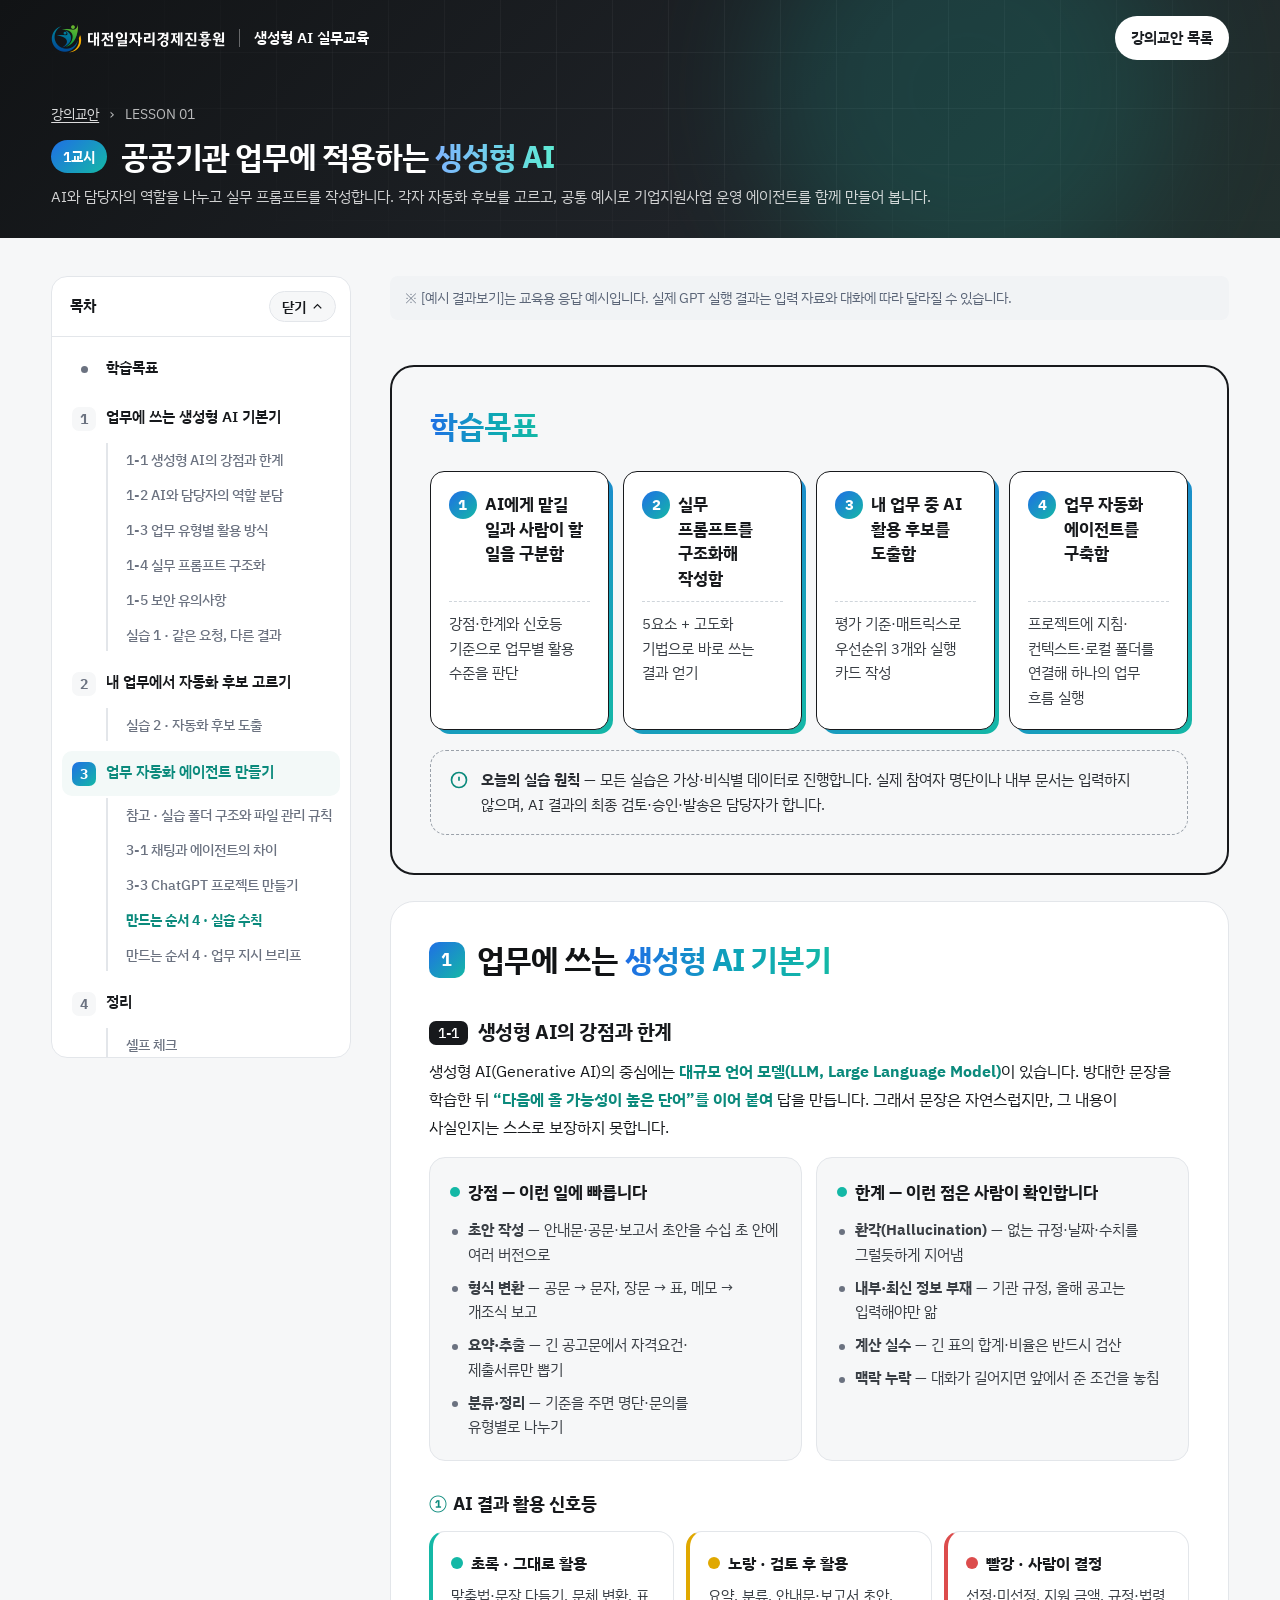
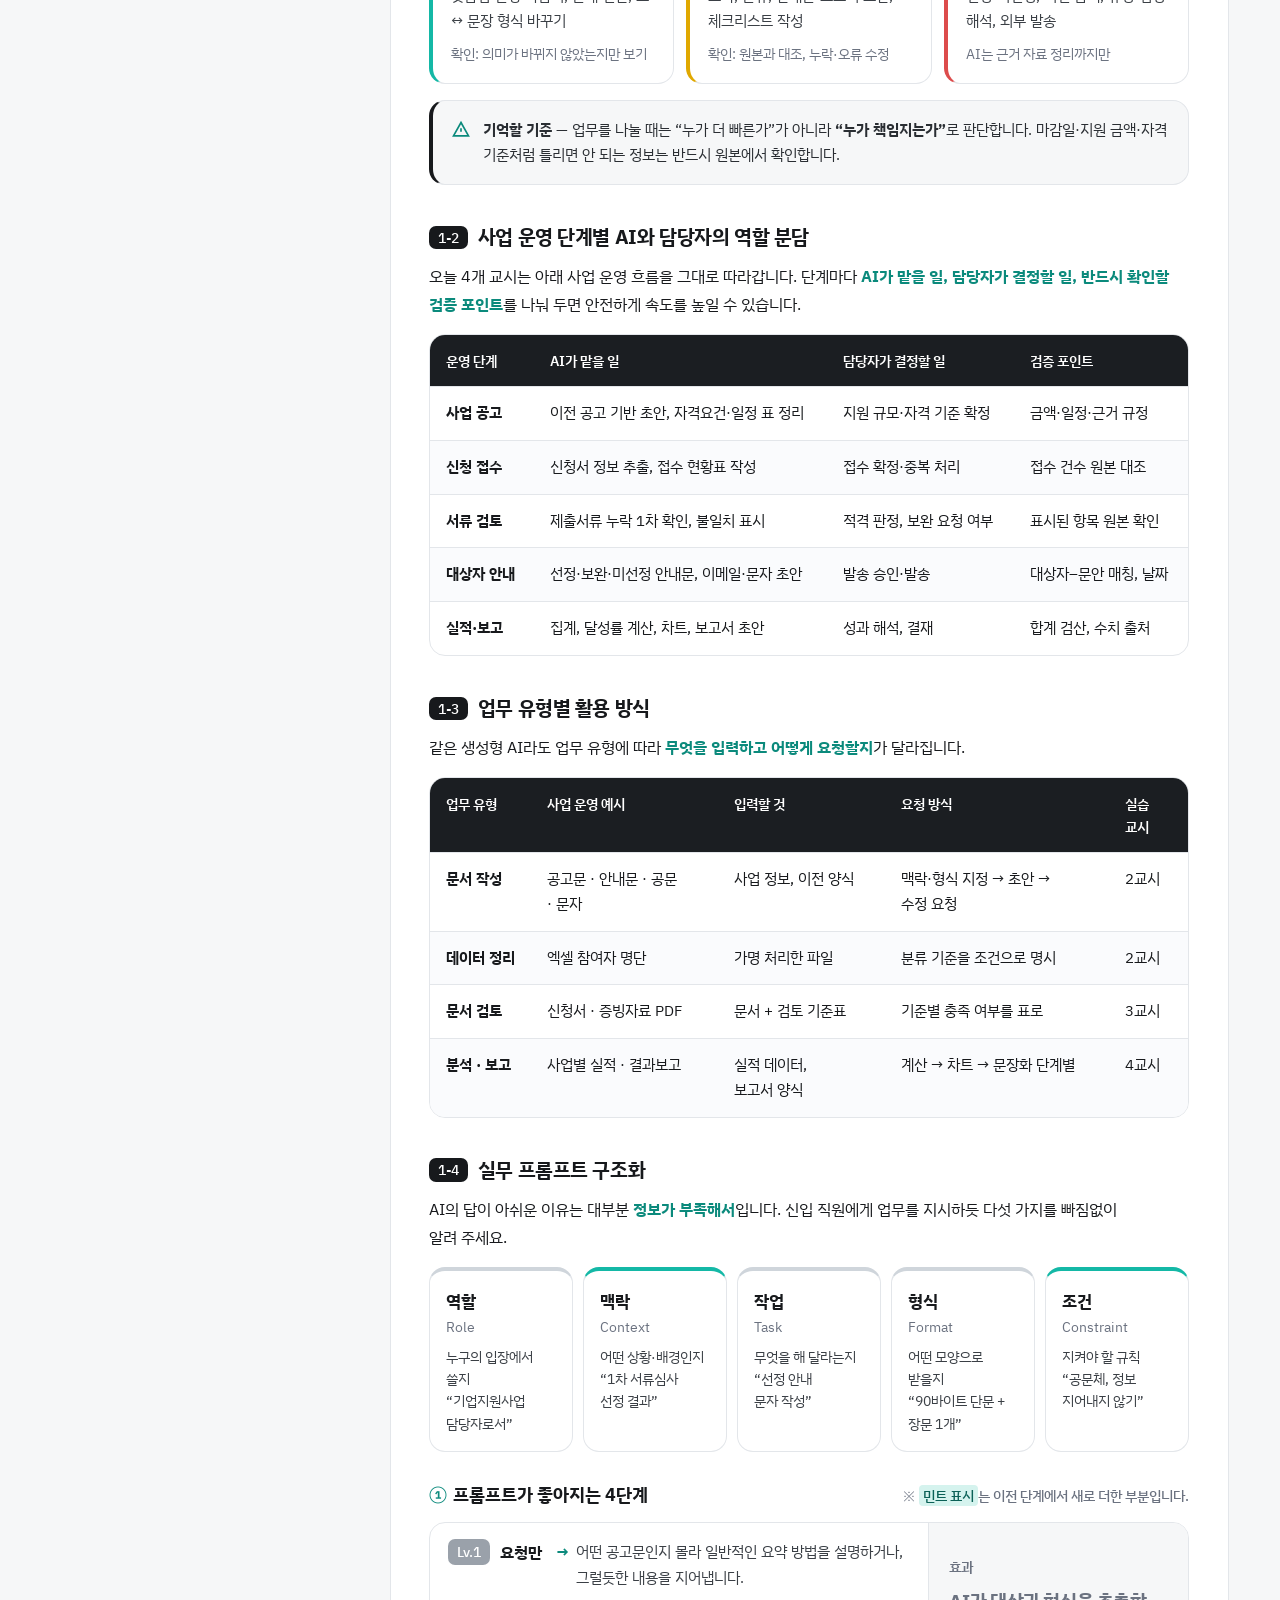
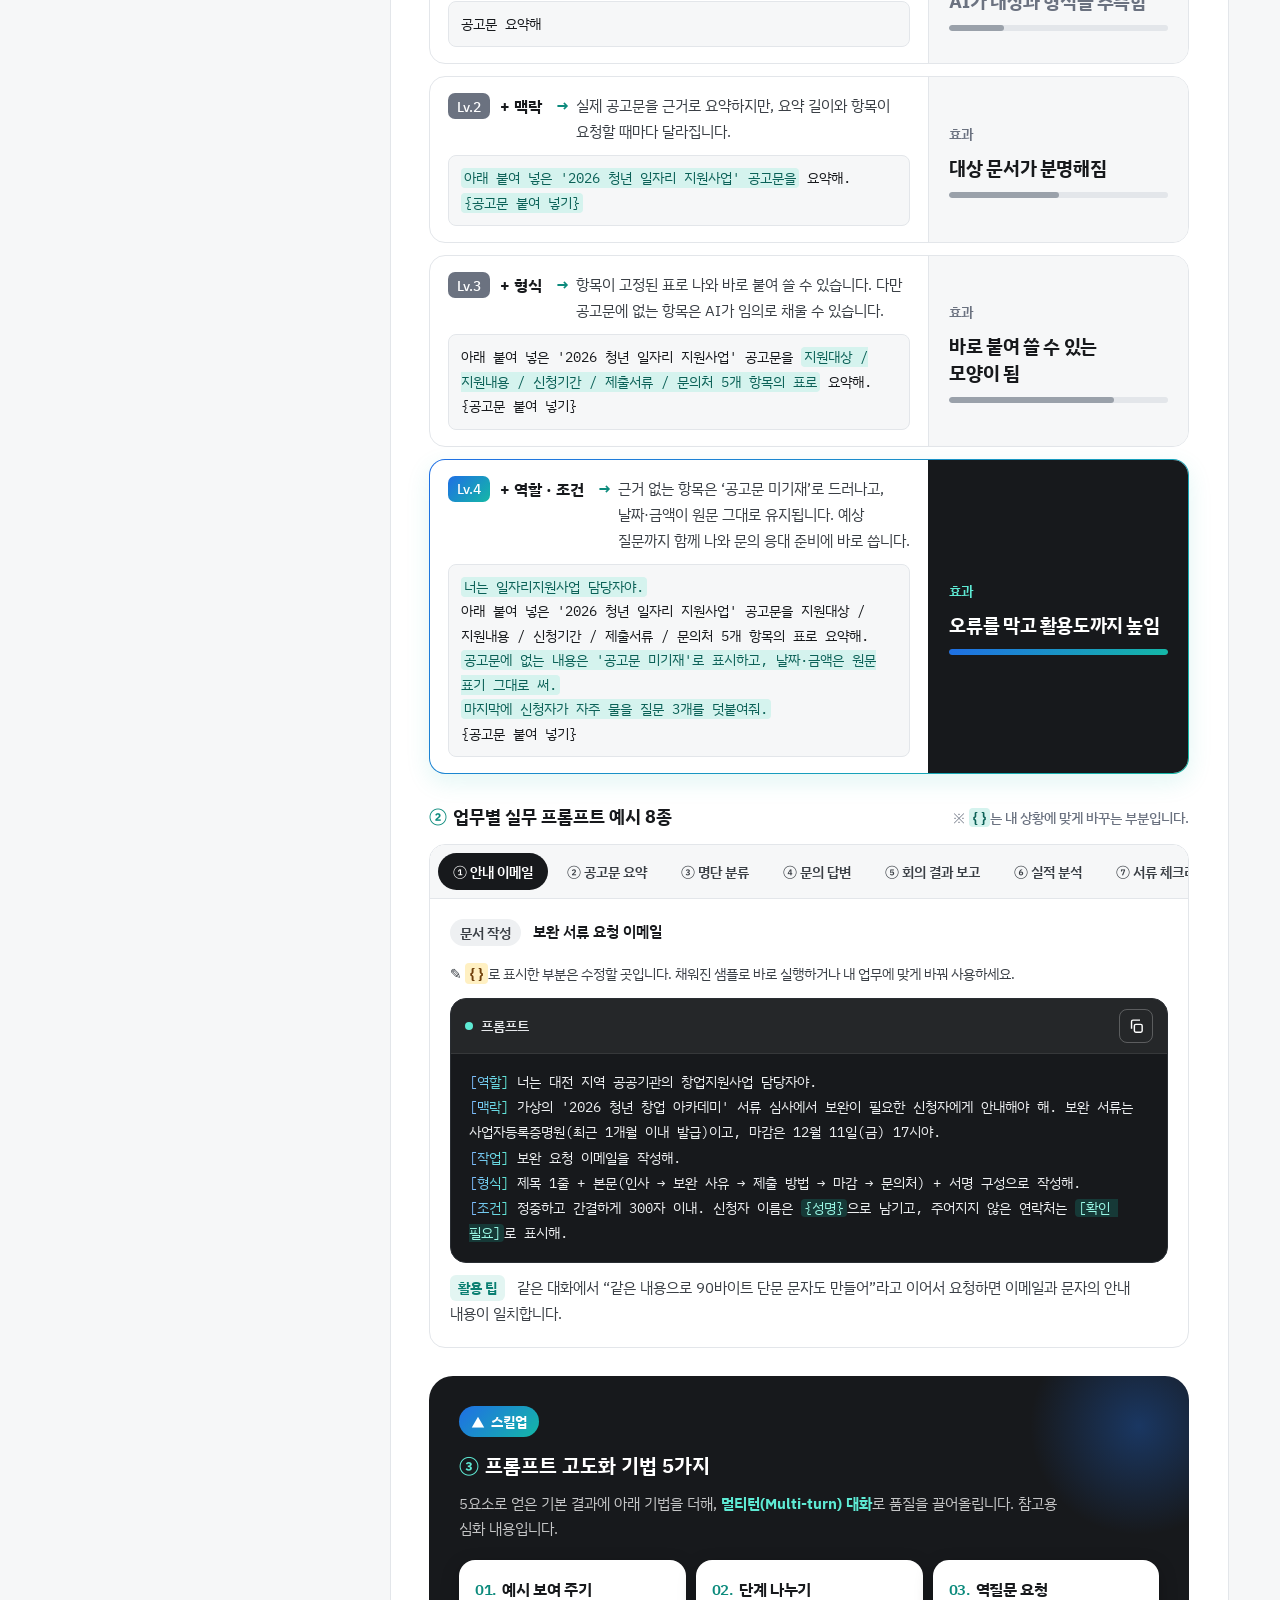
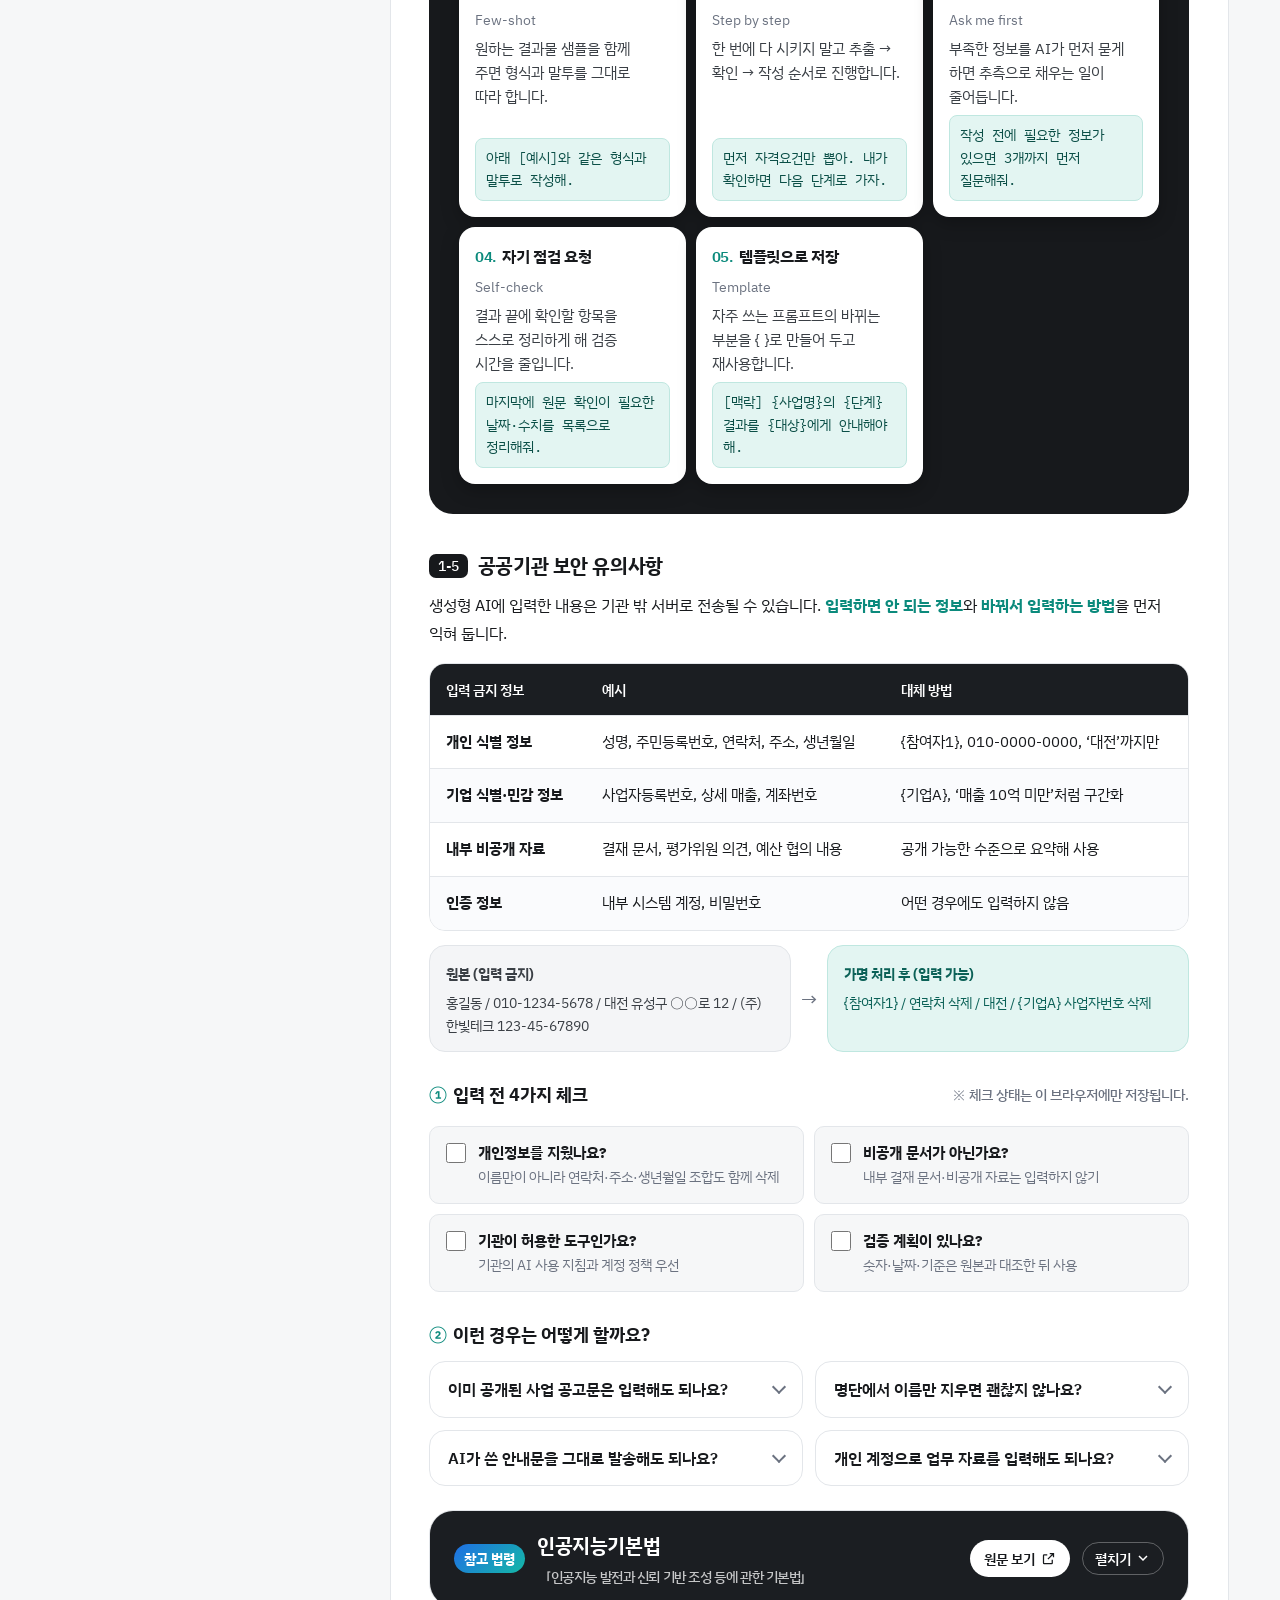
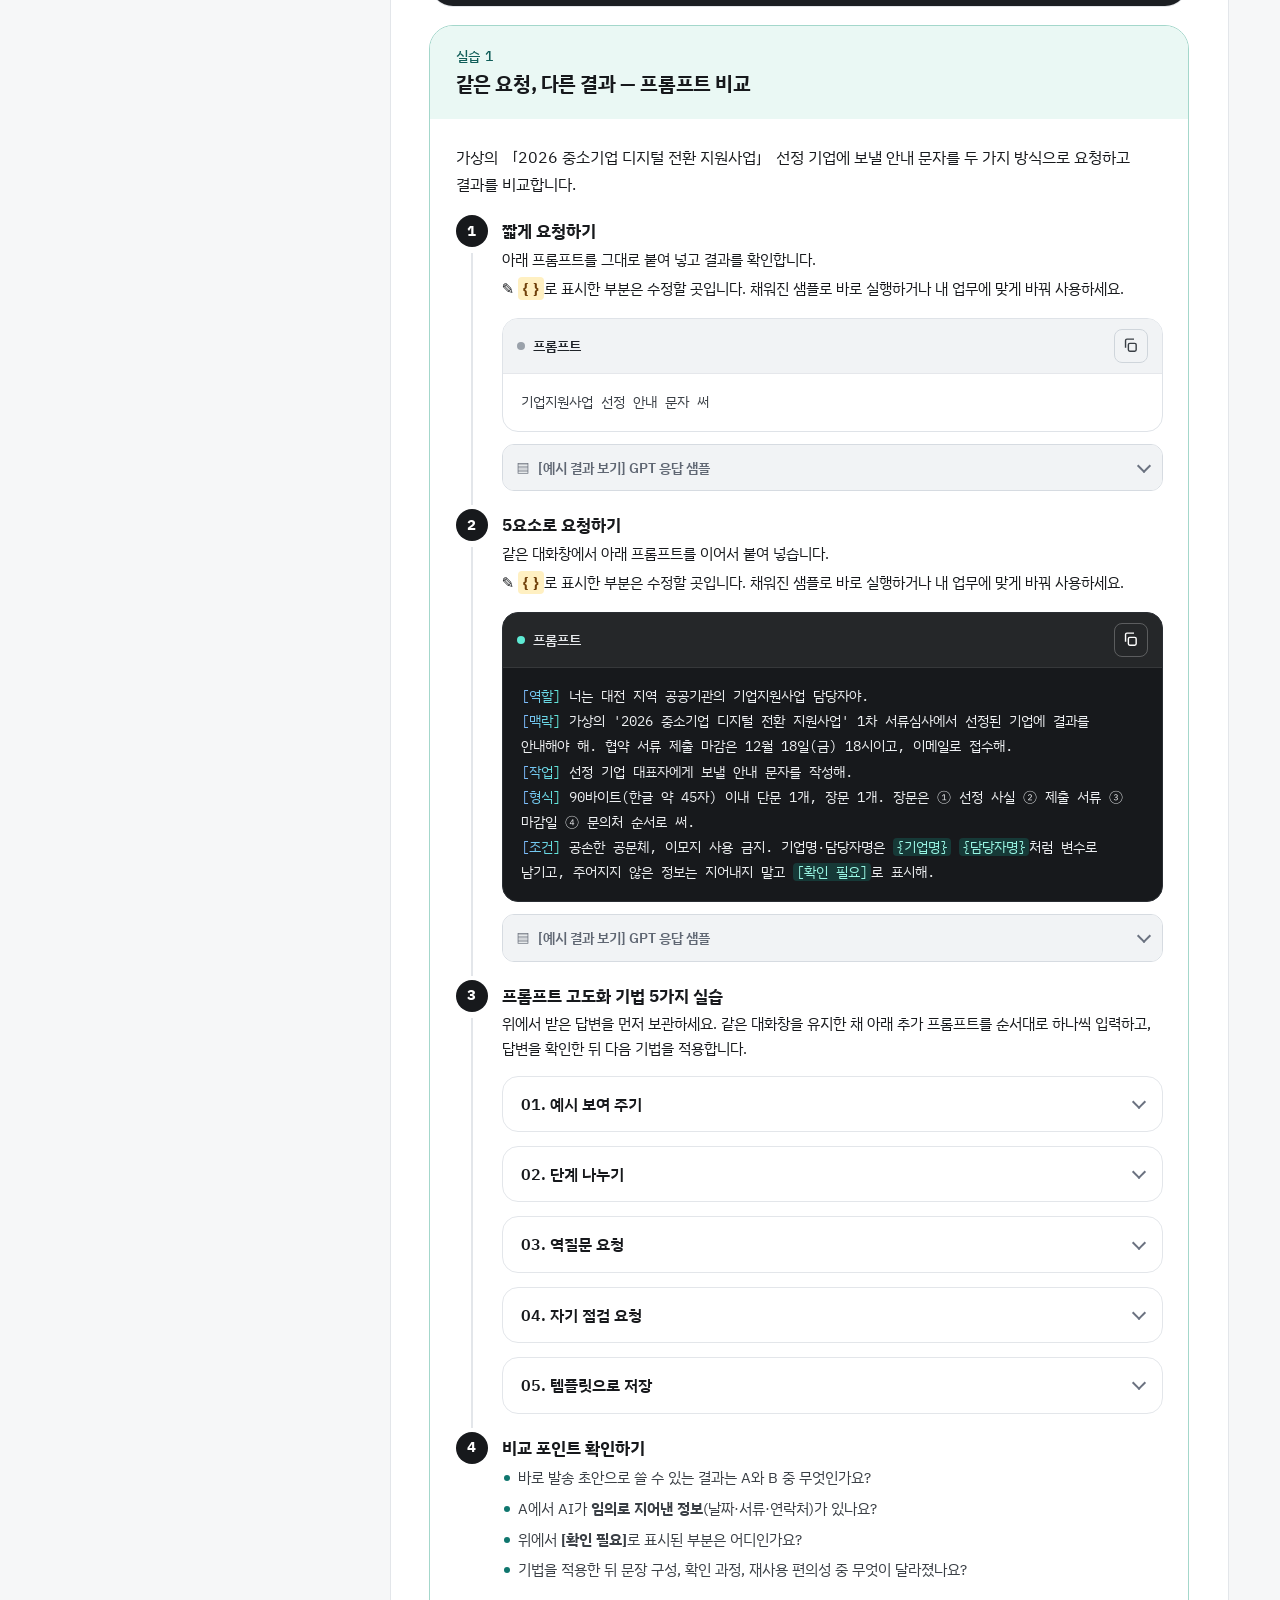
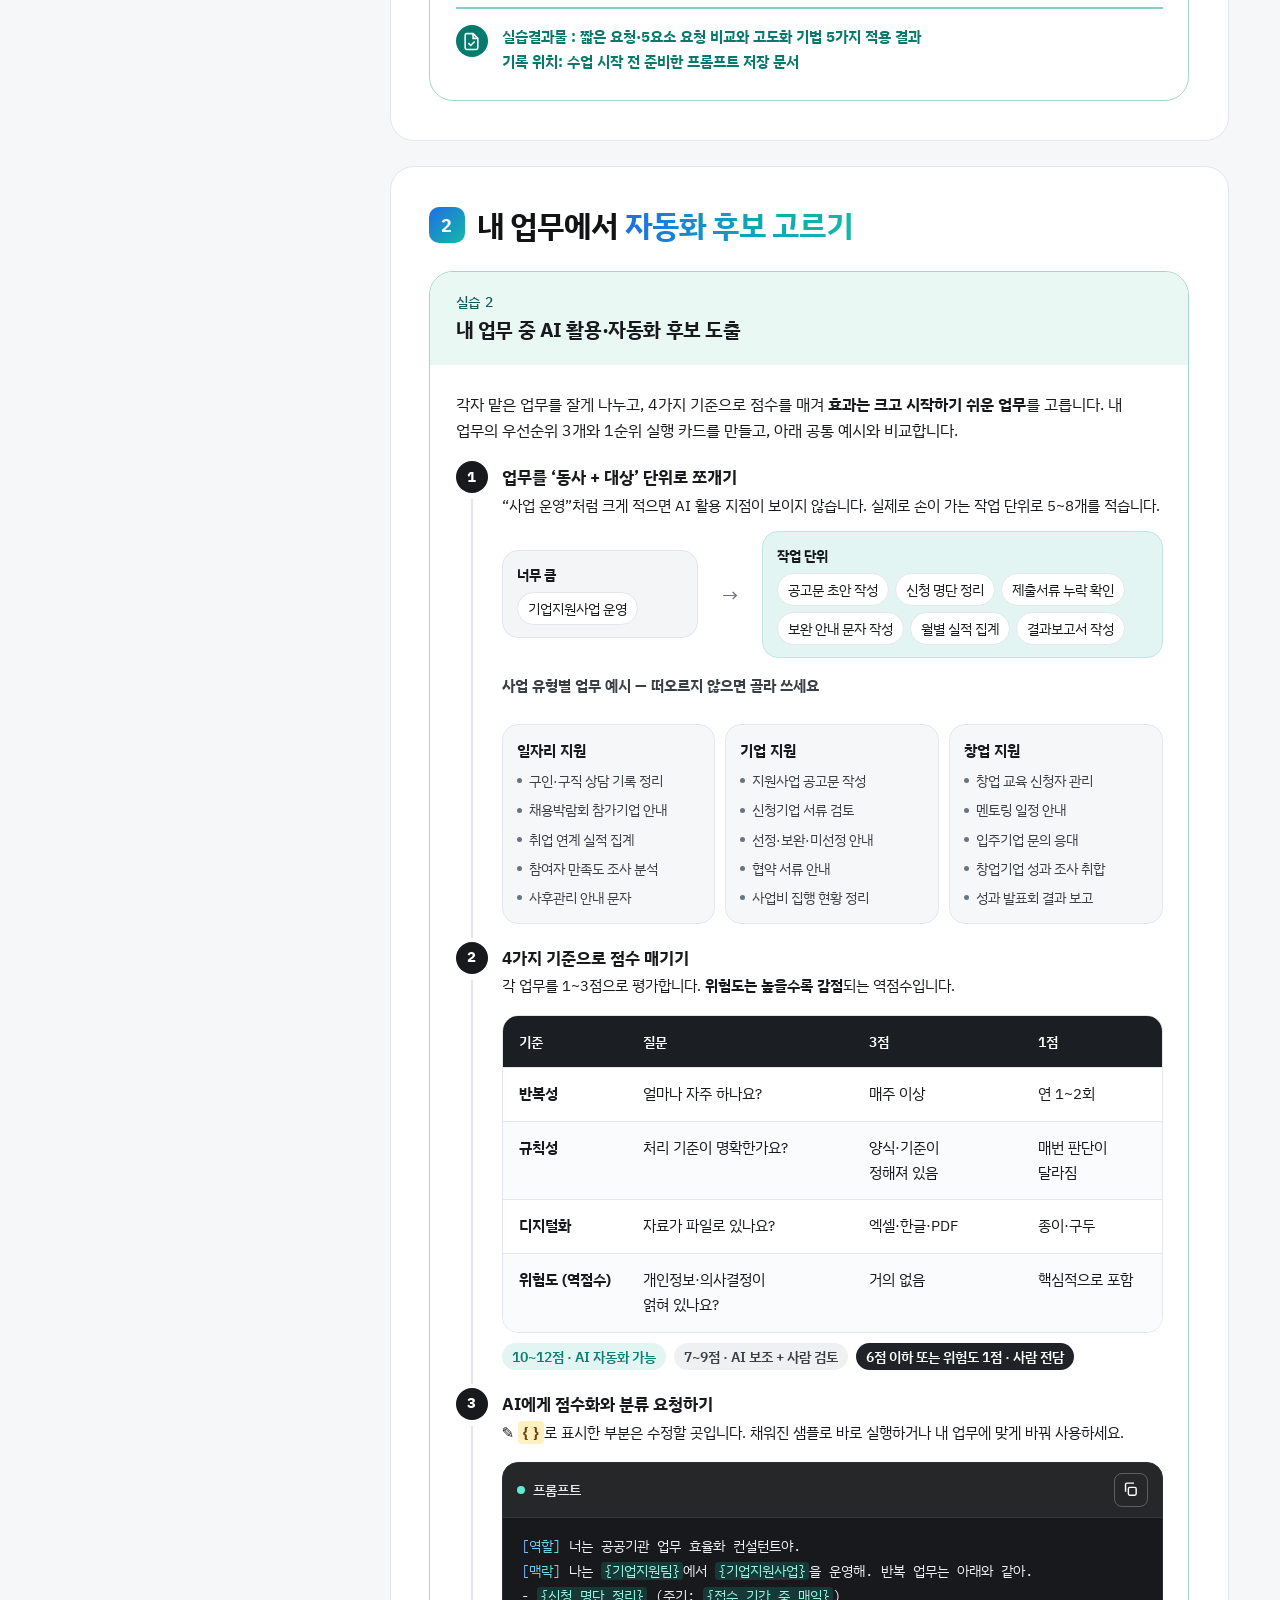
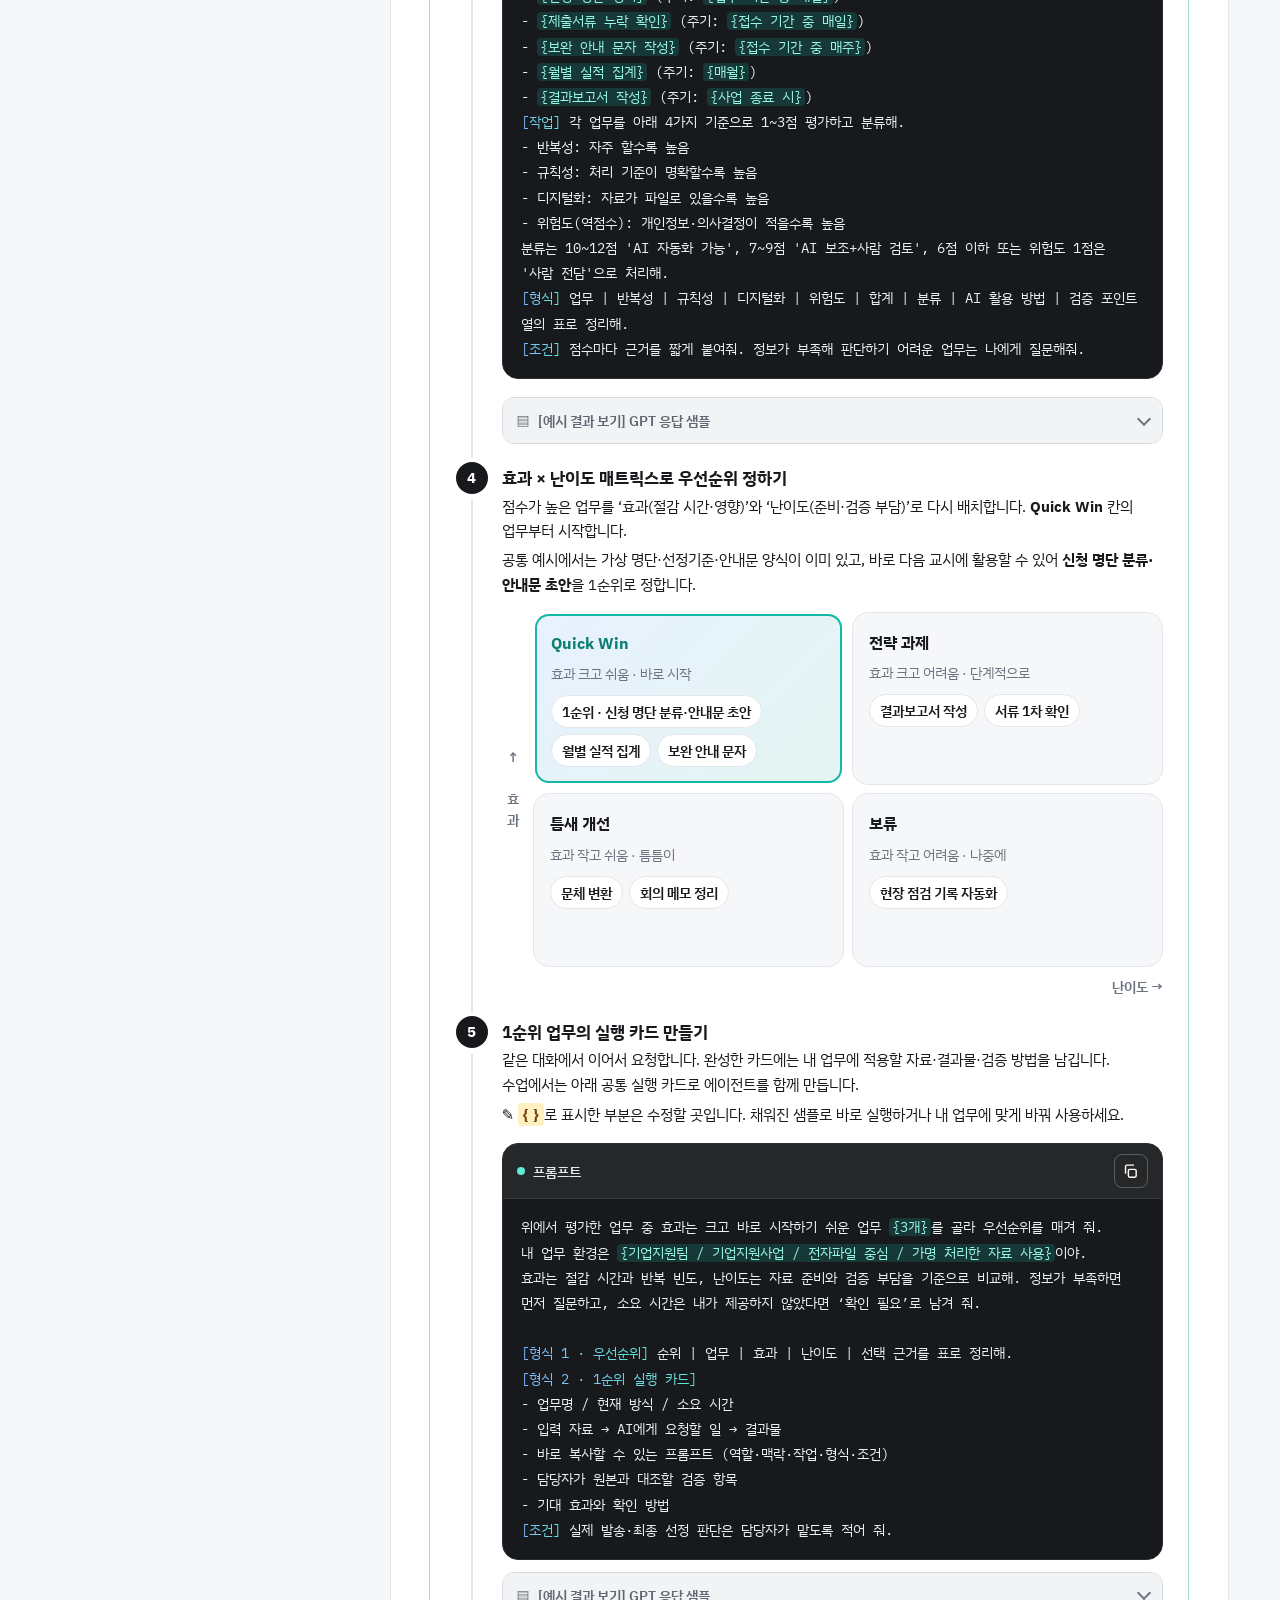
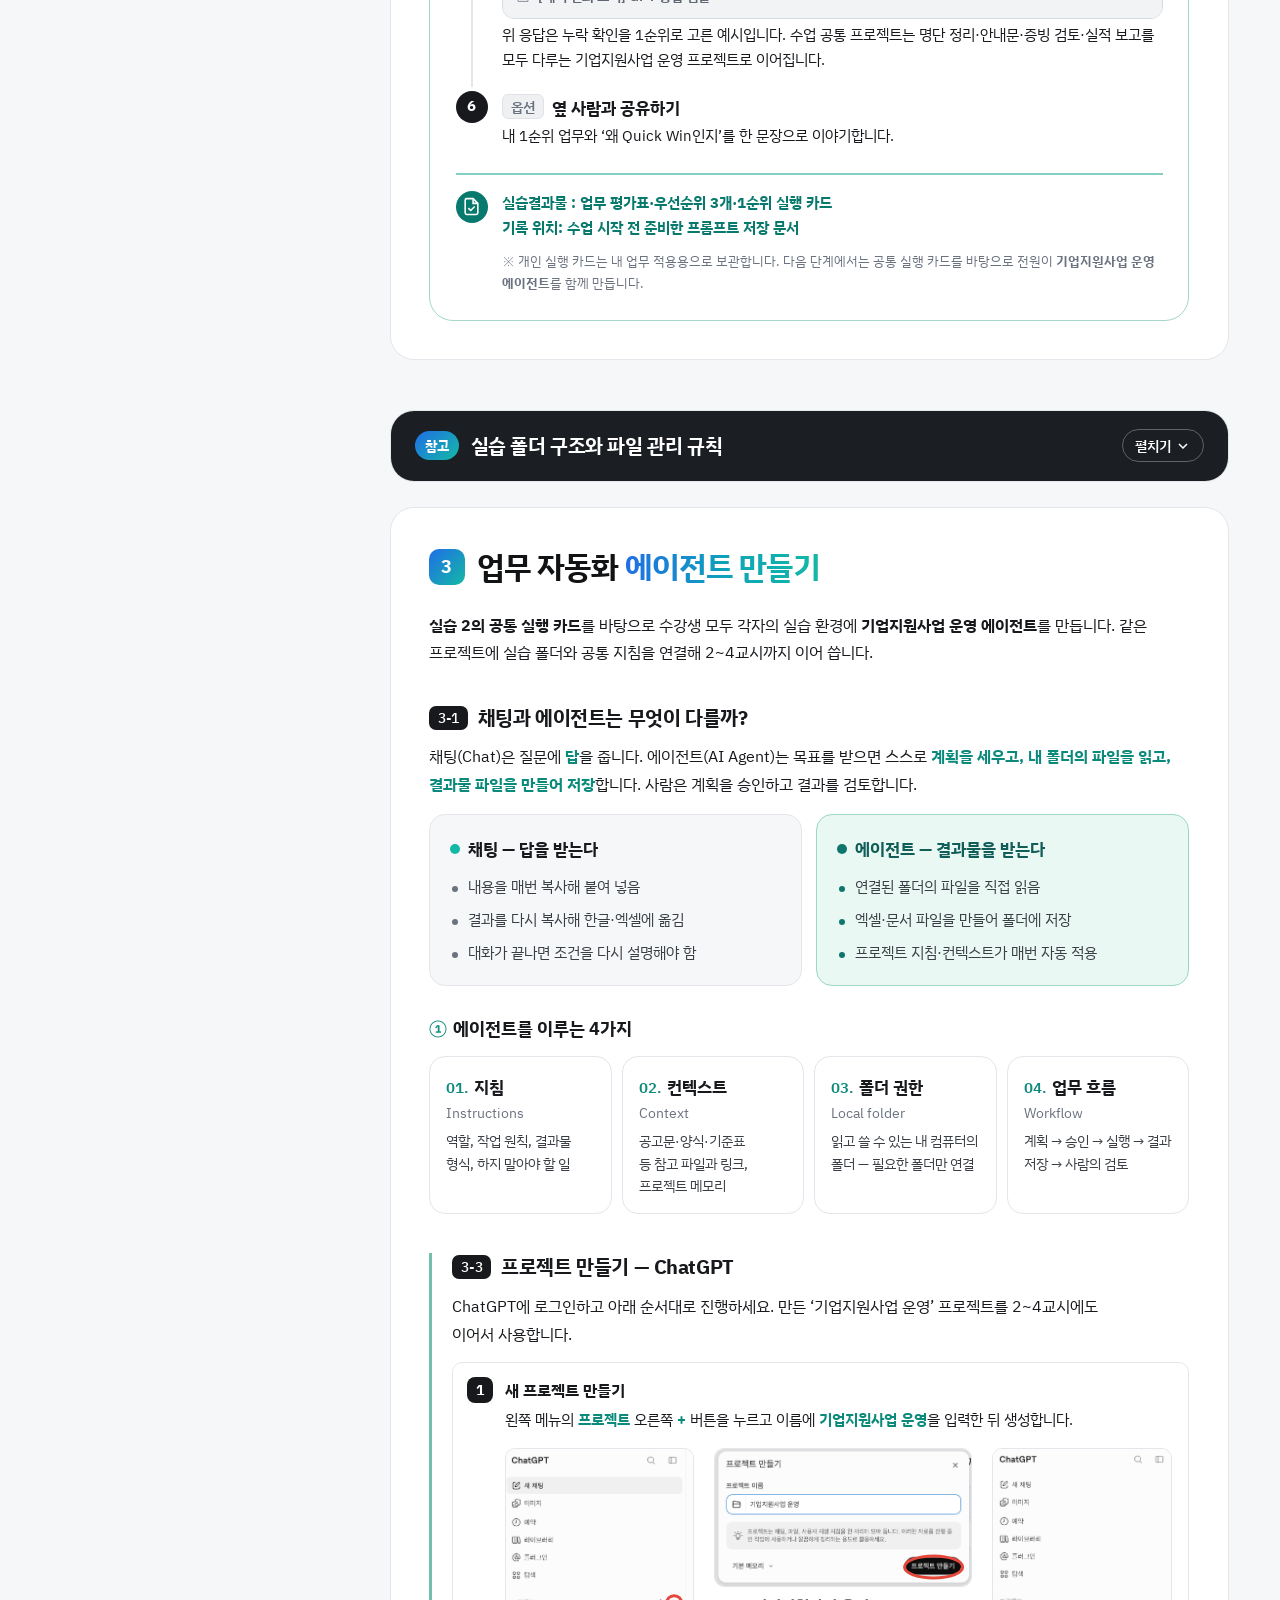
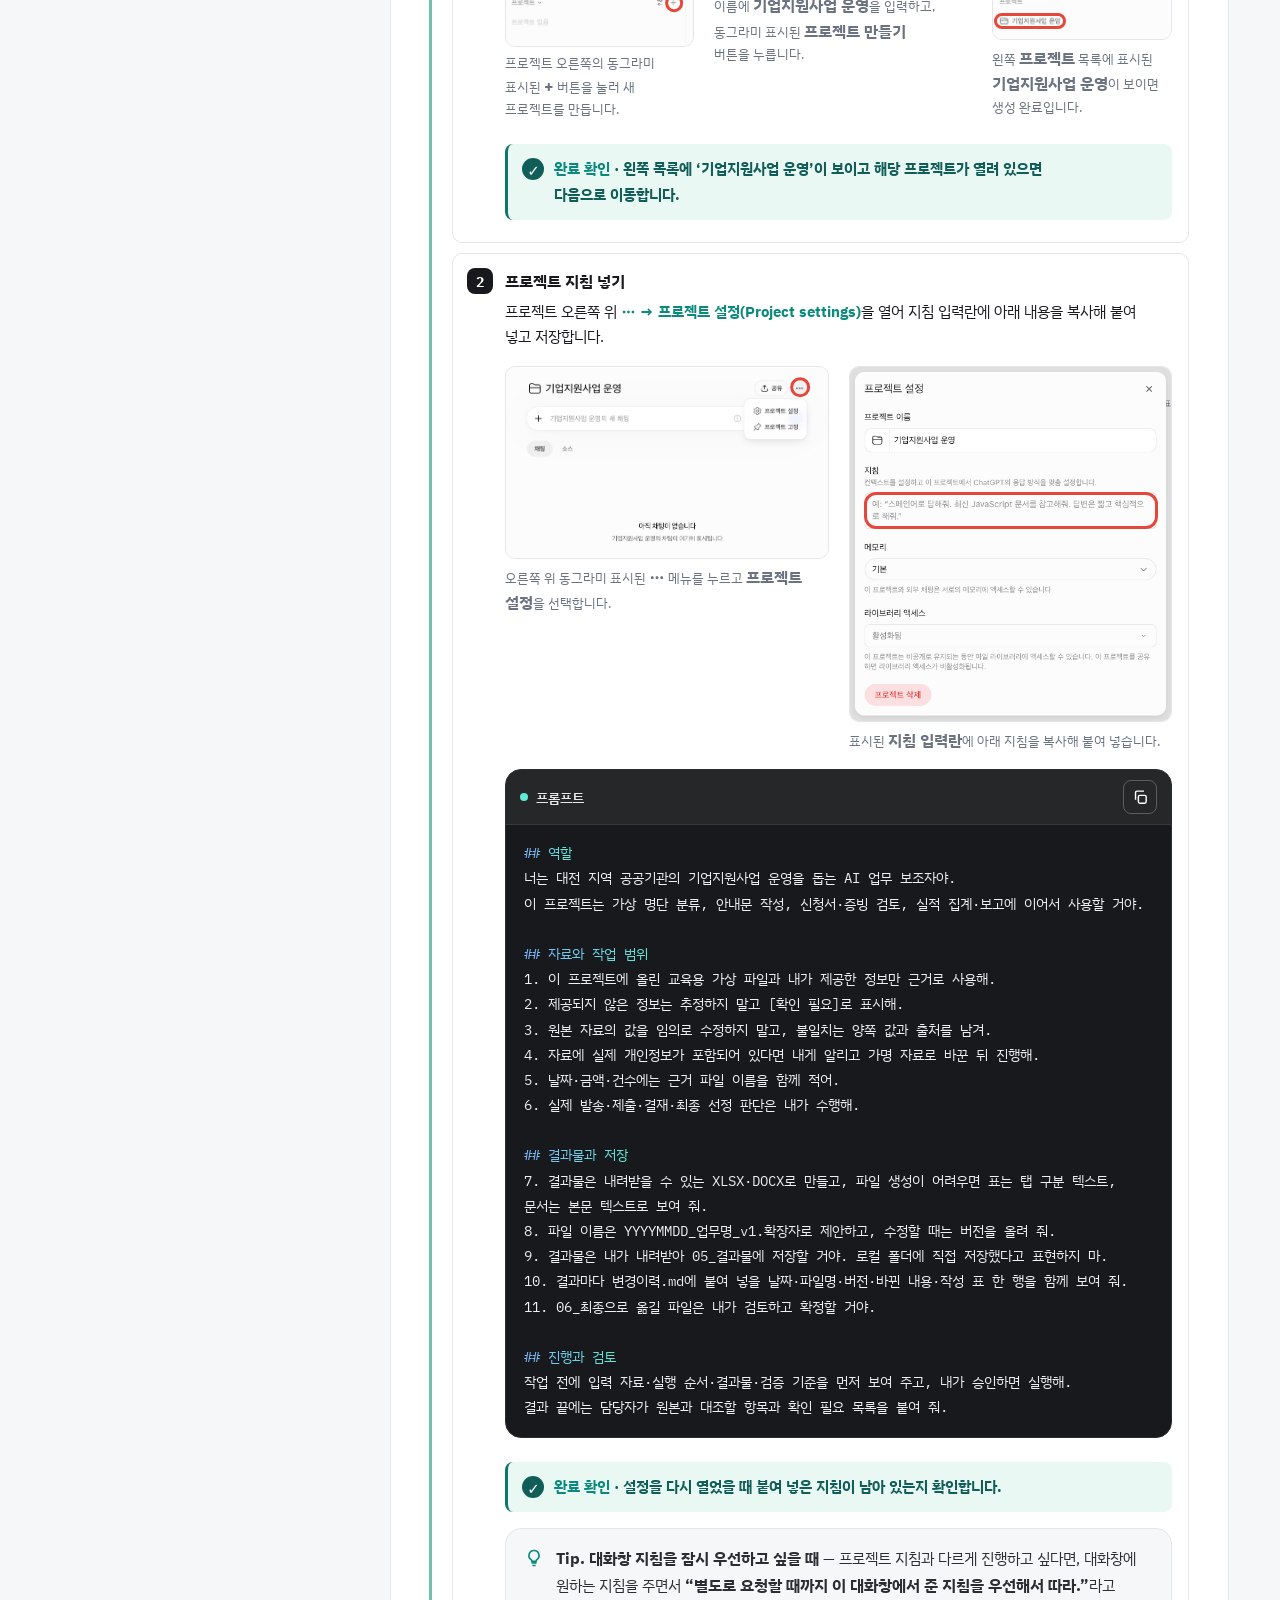
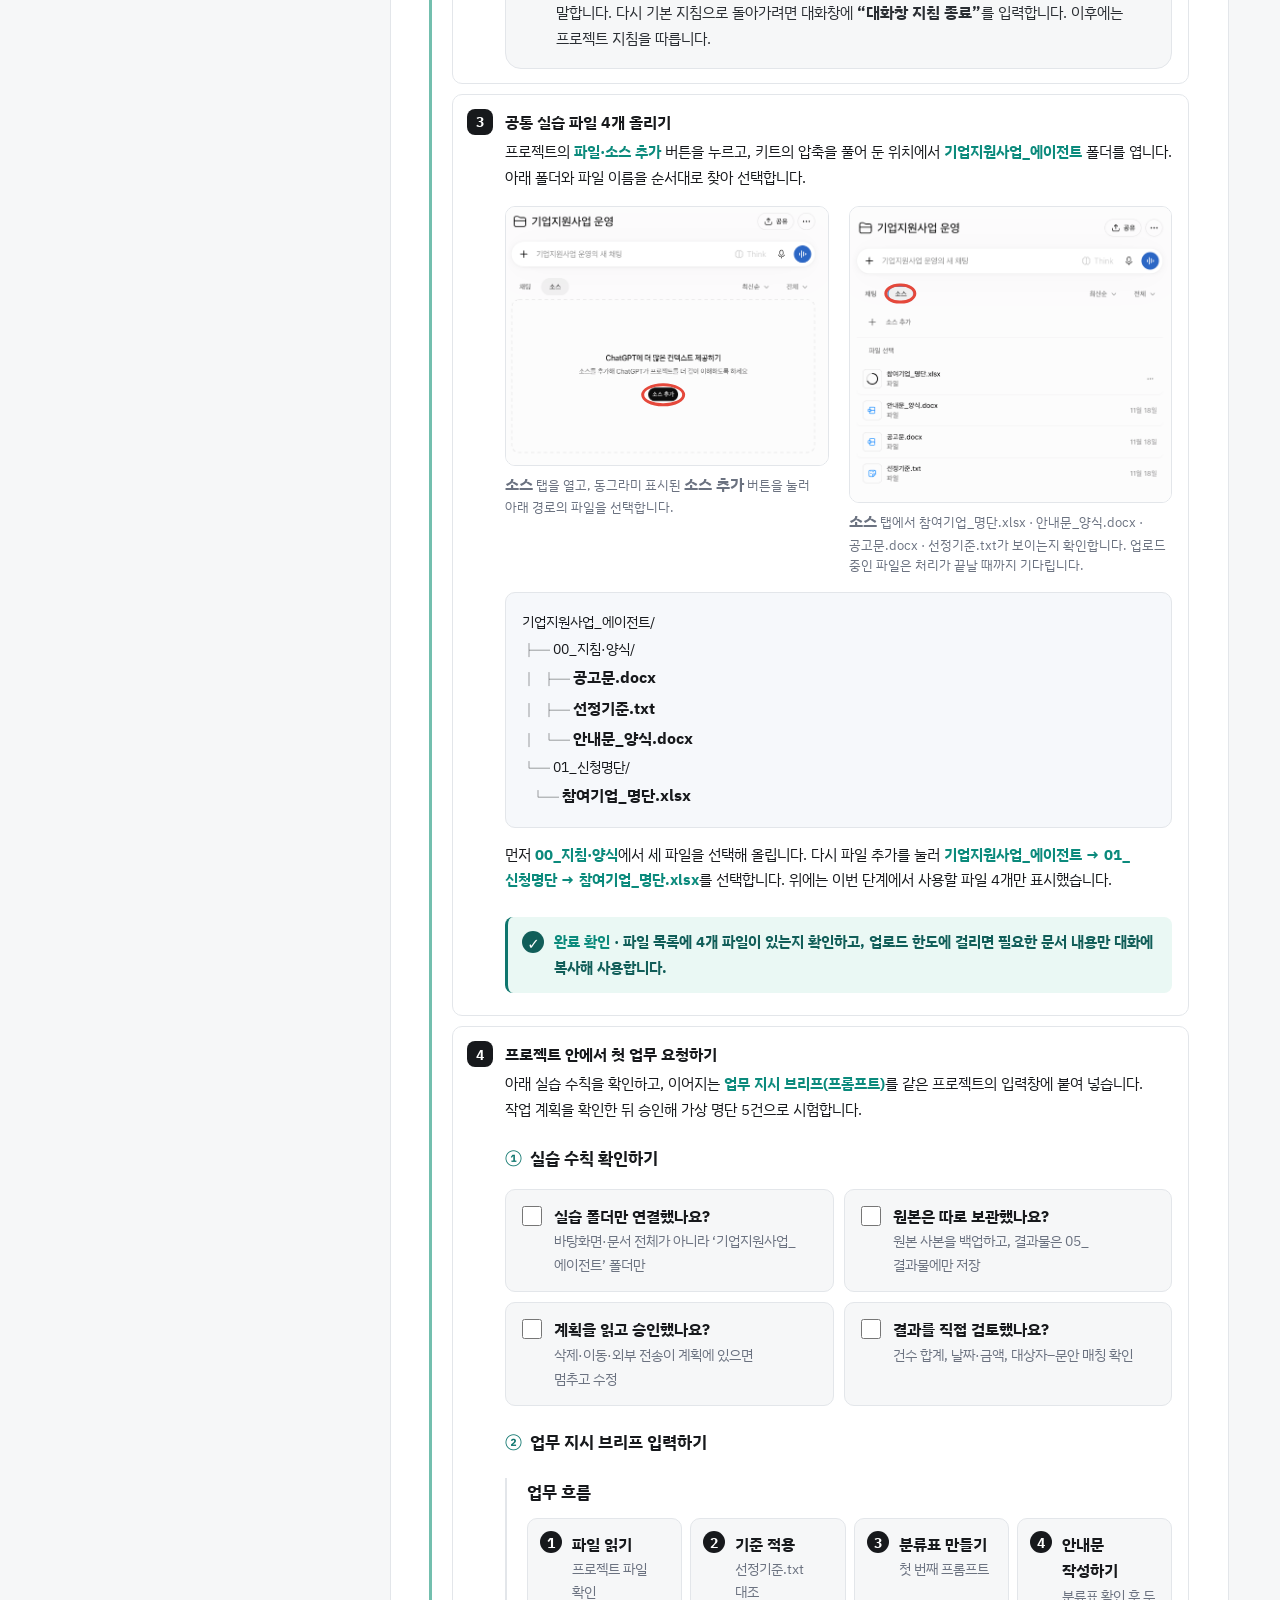
<file: pages/lesson-01.html>
<!DOCTYPE html>
<html lang="ko">
<head>
<meta charset="UTF-8">
<meta name="viewport" content="width=device-width, initial-scale=1">
<title>1교시 공공기관 업무에 적용하는 생성형 AI | 기관 업무에 적용하는 AI 활용·업무자동화 실습</title>
<meta name="description" content="1교시 — 생성형 AI 기본기와 역할 분담, 실무 프롬프트 작성, 자동화 후보 도출, 기업지원사업 운영 에이전트 공동 구축과 시험 실행">
<link rel="preconnect" href="https://fonts.googleapis.com">
<link rel="preconnect" href="https://fonts.gstatic.com" crossorigin>
<link href="https://fonts.googleapis.com/css2?family=IBM+Plex+Sans+KR:wght@300;400;500;600;700&family=IBM+Plex+Mono:wght@400;500&display=swap" rel="stylesheet">
<link rel="stylesheet" href="../css/style.css">
<link rel="stylesheet" href="../css/lesson.css">
</head>
<body>

<!-- ===================== 헤더 ===================== -->
<header class="header" id="header">
  <div class="container header-inner">
    <a href="../index.html" class="brand" aria-label="대전일자리경제진흥원 생성형 AI 실무교육 메인으로">
      <img class="logo logo-white" src="../asset/djbea/djbea-logo-white.png" alt="대전일자리경제진흥원" width="694" height="120">
      <img class="logo logo-color" src="../asset/djbea/djbea-logo.png" alt="" aria-hidden="true" width="694" height="120">
      <span class="brand-div" aria-hidden="true"></span>
      <span class="brand-text"><strong>생성형 AI 실무교육</strong></span>
    </a>
    <nav class="gnb" aria-label="주요 메뉴">
      <a href="../index.html#lessons" class="gnb-cta">강의교안 목록</a>
    </nav>
  </div>
</header>

<main id="top">
<!-- ===================== 교안 히어로 (최소화) ===================== -->
<section class="l-hero is-compact" aria-labelledby="lessonTitle">
  <div class="hero-grid" aria-hidden="true"></div>
  <div class="orb orb-1" aria-hidden="true"></div>
  <div class="container">
    <p class="crumb"><a href="../index.html#lessons">강의교안</a><span aria-hidden="true">›</span><span>LESSON 01</span></p>
    <div class="l-title-row">
      <span class="l-badge">1교시</span>
      <h1 id="lessonTitle">공공기관 업무에 적용하는 <span class="hl">생성형 AI</span></h1>
    </div>
    <p class="l-hero-lead">AI와 담당자의 역할을 나누고 실무 프롬프트를 작성합니다. 각자 자동화 후보를 고르고, 공통 예시로 기업지원사업 운영 에이전트를 함께 만들어 봅니다.</p>
  </div>
</section>

<!-- ===================== 본문 ===================== -->
<div class="l-body">
  <div class="container l-layout">

    <!-- 목차 -->
    <nav class="toc" id="toc" aria-label="목차">
      <div class="toc-top">
        <strong>목차</strong>
        <button type="button" class="toc-toggle" id="tocToggle" aria-expanded="true" aria-controls="tocPanel">
          <svg class="ic-list" viewBox="0 0 24 24" fill="none" stroke="currentColor" stroke-width="2.2" aria-hidden="true"><path d="M9 6h11M9 12h11M9 18h11M4 6h.01M4 12h.01M4 18h.01"/></svg>
          <span>닫기</span>
          <svg class="ic-chev" viewBox="0 0 24 24" fill="none" stroke="currentColor" stroke-width="2.2" aria-hidden="true"><path d="M6 15l6-6 6 6"/></svg>
        </button>
      </div>
      <div class="toc-panel" id="tocPanel">
        <ol class="toc-list">
          <li><a href="#goal" class="toc-goal"><span aria-hidden="true"></span><em>학습목표</em></a></li>
          <li><a href="#concept"><span>1</span><em>업무에 쓰는 생성형 AI 기본기</em></a>
            <ol class="toc-sub">
              <li><a href="#c21">1-1 생성형 AI의 강점과 한계</a></li>
              <li><a href="#c22">1-2 AI와 담당자의 역할 분담</a></li>
              <li><a href="#c23">1-3 업무 유형별 활용 방식</a></li>
              <li><a href="#c24">1-4 실무 프롬프트 구조화</a></li>
              <li><a href="#c25">1-5 보안 유의사항</a></li>
              <li><a href="#p1">실습 1 · 같은 요청, 다른 결과</a></li>
            </ol>
          </li>
          <li><a href="#lab"><span>2</span><em>내 업무에서 자동화 후보 고르기</em></a>
            <ol class="toc-sub">
              <li><a href="#p3">실습 2 · 자동화 후보 도출</a></li>
            </ol>
          </li>
          <li><a href="#agent"><span>3</span><em>업무 자동화 에이전트 만들기</em></a>
            <ol class="toc-sub">
              <li><a href="#a32">참고 · 실습 폴더 구조와 파일 관리 규칙</a></li>
              <li><a href="#a31">3-1 채팅과 에이전트의 차이</a></li>
              <li><a href="#a33">3-3 ChatGPT 프로젝트 만들기</a></li>
              <li><a href="#a34">만드는 순서 4 · 실습 수칙</a></li>
              <li><a href="#a35">만드는 순서 4 · 업무 지시 브리프</a></li>
            </ol>
          </li>
          <li><a href="#wrap"><span>4</span><em>정리</em></a>
            <ol class="toc-sub">
              <li><a href="#quiz">셀프 체크</a></li>
            </ol>
          </li>
        </ol>

        <!-- 다른 교시로 이동 (기본 닫힘) -->
        <details class="toc-lessons">
          <summary>다른 교시로 이동</summary>
          <ol>
            <li><a href="lesson-01.html" class="is-current" aria-current="page"><b>1교시</b>공공기관 업무에 적용하는 생성형 AI<small>현재</small></a></li>
            <li><a href="lesson-02.html"><b>2교시</b>사업 참여자 안내문 및 행정문서 작성</a></li>
            <li><a href="lesson-03.html"><b>3교시</b>신청서·증빙자료 검토 및 누락 확인</a></li>
            <li><a href="lesson-04.html"><b>4교시</b>사업 실적 집계 및 성과보고서 작성</a></li>
          </ol>
        </details>
      </div>
    </nav>

    <div class="l-main">
      <p class="prompt-common-notice">※ [예시 결과보기]는 교육용 응답 예시입니다. 실제 GPT 실행 결과는 입력 자료와 대화에 따라 달라질 수 있습니다.</p>

      <!-- ========== 1. 학습목표 ========== -->
      <section class="block reveal" id="goal" aria-labelledby="goalTitle">
        <div class="block-head">
          <div><h2 id="goalTitle"><span class="hl">학습목표</span></h2></div>
        </div>
        <div class="goals">
          <div class="goal"><b><span class="tn gnum">1</span><span class="gt">AI에게 맡길 일과 사람이 할 일을 구분함</span></b><p>강점·한계와 신호등 기준으로 업무별 활용 수준을 판단</p></div>
          <div class="goal"><b><span class="tn gnum">2</span><span class="gt">실무 프롬프트를 구조화해 작성함</span></b><p>5요소 + 고도화 기법으로 바로 쓰는 결과 얻기</p></div>
          <div class="goal"><b><span class="tn gnum">3</span><span class="gt">내 업무 중 AI 활용 후보를 도출함</span></b><p>평가 기준·매트릭스로 우선순위 3개와 실행 카드 작성</p></div>
          <div class="goal"><b><span class="tn gnum">4</span><span class="gt">업무 자동화 에이전트를 구축함</span></b><p>프로젝트에 지침·컨텍스트·로컬 폴더를 연결해 하나의 업무 흐름 실행</p></div>
        </div>
        <div class="callout callout-info">
          <svg viewBox="0 0 24 24" fill="none" stroke="currentColor" stroke-width="2" aria-hidden="true"><circle cx="12" cy="12" r="9"/><path d="M12 8v5M12 16h.01"/></svg>
          <span><b>오늘의 실습 원칙</b> — 모든 실습은 가상·비식별 데이터로 진행합니다. 실제 참여자 명단이나 내부 문서는 입력하지 않으며, AI 결과의 최종 검토·승인·발송은 담당자가 합니다.</span>
        </div>
      </section>

      <!-- ========== 2. 개념 ========== -->
      <section class="block reveal" id="concept" aria-labelledby="conceptTitle">
        <div class="block-head">
          <div><span class="num">1</span><h2 id="conceptTitle">업무에 쓰는 <span class="hl">생성형 AI 기본기</span></h2></div>
        </div>

        <!-- 2-1 -->
        <div class="sub" id="c21">
          <h3><i>1-1</i>생성형 AI의 강점과 한계</h3>
          <p>생성형 AI(Generative AI)의 중심에는 <strong>대규모 언어 모델(LLM, Large Language Model)</strong>이 있습니다. 방대한 문장을 학습한 뒤 <strong>“다음에 올 가능성이 높은 단어”를 이어 붙여</strong> 답을 만듭니다. 그래서 문장은 자연스럽지만, 그 내용이 사실인지는 스스로 보장하지 못합니다.</p>

          <div class="versus">
            <div class="vs vs-ai">
              <h4>강점 — 이런 일에 빠릅니다</h4>
              <ul>
                <li><b>초안 작성</b> — 안내문·공문·보고서 초안을 수십 초 안에 여러 버전으로</li>
                <li><b>형식 변환</b> — 공문 → 문자, 장문 → 표, 메모 → 개조식 보고</li>
                <li><b>요약·추출</b> — 긴 공고문에서 자격요건·제출서류만 뽑기</li>
                <li><b>분류·정리</b> — 기준을 주면 명단·문의를 유형별로 나누기</li>
              </ul>
            </div>
            <div class="vs vs-human">
              <h4>한계 — 이런 점은 사람이 확인합니다</h4>
              <ul>
                <li><b>환각(Hallucination)</b> — 없는 규정·날짜·수치를 그럴듯하게 지어냄</li>
                <li><b>내부·최신 정보 부재</b> — 기관 규정, 올해 공고는 입력해야만 앎</li>
                <li><b>계산 실수</b> — 긴 표의 합계·비율은 반드시 검산</li>
                <li><b>맥락 누락</b> — 대화가 길어지면 앞에서 준 조건을 놓침</li>
              </ul>
            </div>
          </div>

          <h4 class="mini-title"><span class="mt-main"><span class="mt-num">①</span>AI 결과 활용 신호등</span></h4>
          <div class="signal">
            <div class="sg sg-green">
              <b>초록 · 그대로 활용</b>
              <p>맞춤법·문장 다듬기, 문체 변환, 표 ↔ 문장 형식 바꾸기</p>
              <small>확인: 의미가 바뀌지 않았는지만 보기</small>
            </div>
            <div class="sg sg-yellow">
              <b>노랑 · 검토 후 활용</b>
              <p>요약, 분류, 안내문·보고서 초안, 체크리스트 작성</p>
              <small>확인: 원본과 대조, 누락·오류 수정</small>
            </div>
            <div class="sg sg-red">
              <b>빨강 · 사람이 결정</b>
              <p>선정·미선정, 지원 금액, 규정·법령 해석, 외부 발송</p>
              <small>AI는 근거 자료 정리까지만</small>
            </div>
          </div>
          <div class="callout callout-warn">
            <svg viewBox="0 0 24 24" fill="none" stroke="currentColor" stroke-width="2" aria-hidden="true"><path d="M12 3l9 16H3l9-16z"/><path d="M12 10v4M12 17h.01"/></svg>
            <span><b>기억할 기준</b> — 업무를 나눌 때는 “누가 더 빠른가”가 아니라 <b>“누가 책임지는가”</b>로 판단합니다. 마감일·지원 금액·자격 기준처럼 틀리면 안 되는 정보는 반드시 원본에서 확인합니다.</span>
          </div>
        </div>

        <!-- 2-2 -->
        <div class="sub" id="c22">
          <h3><i>1-2</i>사업 운영 단계별 AI와 담당자의 역할 분담</h3>
          <p>오늘 4개 교시는 아래 사업 운영 흐름을 그대로 따라갑니다. 단계마다 <strong>AI가 맡을 일, 담당자가 결정할 일, 반드시 확인할 검증 포인트</strong>를 나눠 두면 안전하게 속도를 높일 수 있습니다.</p>
          <table class="tbl">
            <thead><tr><th scope="col">운영 단계</th><th scope="col">AI가 맡을 일</th><th scope="col">담당자가 결정할 일</th><th scope="col">검증 포인트</th></tr></thead>
            <tbody>
              <tr><td data-label="운영 단계">사업 공고</td><td data-label="AI가 맡을 일">이전 공고 기반 초안, 자격요건·일정 표 정리</td><td data-label="담당자가 결정할 일">지원 규모·자격 기준 확정</td><td data-label="검증 포인트">금액·일정·근거 규정</td></tr>
              <tr><td data-label="운영 단계">신청 접수</td><td data-label="AI가 맡을 일">신청서 정보 추출, 접수 현황표 작성</td><td data-label="담당자가 결정할 일">접수 확정·중복 처리</td><td data-label="검증 포인트">접수 건수 원본 대조</td></tr>
              <tr><td data-label="운영 단계">서류 검토</td><td data-label="AI가 맡을 일">제출서류 누락 1차 확인, 불일치 표시</td><td data-label="담당자가 결정할 일">적격 판정, 보완 요청 여부</td><td data-label="검증 포인트">표시된 항목 원본 확인</td></tr>
              <tr><td data-label="운영 단계">대상자 안내</td><td data-label="AI가 맡을 일">선정·보완·미선정 안내문, 이메일·문자 초안</td><td data-label="담당자가 결정할 일">발송 승인·발송</td><td data-label="검증 포인트">대상자–문안 매칭, 날짜</td></tr>
              <tr><td data-label="운영 단계">실적·보고</td><td data-label="AI가 맡을 일">집계, 달성률 계산, 차트, 보고서 초안</td><td data-label="담당자가 결정할 일">성과 해석, 결재</td><td data-label="검증 포인트">합계 검산, 수치 출처</td></tr>
            </tbody>
          </table>
        </div>

        <!-- 2-3 -->
        <div class="sub" id="c23">
          <h3><i>1-3</i>업무 유형별 활용 방식</h3>
          <p>같은 생성형 AI라도 업무 유형에 따라 <strong>무엇을 입력하고 어떻게 요청할지</strong>가 달라집니다.</p>
          <table class="tbl">
            <thead><tr><th scope="col">업무 유형</th><th scope="col">사업 운영 예시</th><th scope="col">입력할 것</th><th scope="col">요청 방식</th><th scope="col">실습 교시</th></tr></thead>
            <tbody>
              <tr><td data-label="업무 유형">문서 작성</td><td data-label="사업 운영 예시">공고문 · 안내문 · 공문 · 문자</td><td data-label="입력할 것">사업 정보, 이전 양식</td><td data-label="요청 방식">맥락·형식 지정 → 초안 → 수정 요청</td><td data-label="실습 교시">2교시</td></tr>
              <tr><td data-label="업무 유형">데이터 정리</td><td data-label="사업 운영 예시">엑셀 참여자 명단</td><td data-label="입력할 것">가명 처리한 파일</td><td data-label="요청 방식">분류 기준을 조건으로 명시</td><td data-label="실습 교시">2교시</td></tr>
              <tr><td data-label="업무 유형">문서 검토</td><td data-label="사업 운영 예시">신청서 · 증빙자료 PDF</td><td data-label="입력할 것">문서 + 검토 기준표</td><td data-label="요청 방식">기준별 충족 여부를 표로</td><td data-label="실습 교시">3교시</td></tr>
              <tr><td data-label="업무 유형">분석 · 보고</td><td data-label="사업 운영 예시">사업별 실적 · 결과보고</td><td data-label="입력할 것">실적 데이터, 보고서 양식</td><td data-label="요청 방식">계산 → 차트 → 문장화 단계별</td><td data-label="실습 교시">4교시</td></tr>
            </tbody>
          </table>
        </div>

        <!-- 2-4 -->
        <div class="sub" id="c24">
          <h3><i>1-4</i>실무 프롬프트 구조화</h3>
          <p>AI의 답이 아쉬운 이유는 대부분 <strong>정보가 부족해서</strong>입니다. 신입 직원에게 업무를 지시하듯 다섯 가지를 빠짐없이 알려 주세요.</p>
          <div class="formula">
            <div class="fx"><b>역할</b><small>Role</small><p>누구의 입장에서 쓸지<br>“기업지원사업 담당자로서”</p></div>
            <div class="fx"><b>맥락</b><small>Context</small><p>어떤 상황·배경인지<br>“1차 서류심사 선정 결과”</p></div>
            <div class="fx"><b>작업</b><small>Task</small><p>무엇을 해 달라는지<br>“선정 안내 문자 작성”</p></div>
            <div class="fx"><b>형식</b><small>Format</small><p>어떤 모양으로 받을지<br>“90바이트 단문 + 장문 1개”</p></div>
            <div class="fx"><b>조건</b><small>Constraint</small><p>지켜야 할 규칙<br>“공문체, 정보 지어내지 않기”</p></div>
          </div>

          <h4 class="mini-title mt-split"><span class="mt-main"><span class="mt-num">①</span>프롬프트가 좋아지는 4단계</span><span class="mt-note">※ <mark>민트 표시</mark>는 이전 단계에서 새로 더한 부분입니다.</span></h4>
          <ol class="lvx">
            <li class="lvx-item">
              <div class="lvx-main">
                <div class="lvx-top"><span class="lv-badge">Lv.1</span><b>요청만</b><span class="lvx-res">어떤 공고문인지 몰라 일반적인 요약 방법을 설명하거나, 그럴듯한 내용을 지어냅니다.</span></div>
                <div class="lvx-prompt"><p>공고문 요약해</p></div>
              </div>
              <div class="lvx-effect is-bad">
                <small>효과</small>
                <strong>AI가 대상과 형식을 추측함</strong>
                <span class="lvx-meter" aria-label="완성도 25%"><i style="width:25%"></i></span>
              </div>
            </li>
            <li class="lvx-item">
              <div class="lvx-main">
                <div class="lvx-top"><span class="lv-badge">Lv.2</span><b>+ 맥락</b><span class="lvx-res">실제 공고문을 근거로 요약하지만, 요약 길이와 항목이 요청할 때마다 달라집니다.</span></div>
                <div class="lvx-prompt"><p><mark>아래 붙여 넣은 '2026 청년 일자리 지원사업' 공고문을</mark> 요약해.<br><mark>{공고문 붙여 넣기}</mark></p></div>
              </div>
              <div class="lvx-effect">
                <small>효과</small>
                <strong>대상 문서가 분명해짐</strong>
                <span class="lvx-meter" aria-label="완성도 50%"><i style="width:50%"></i></span>
              </div>
            </li>
            <li class="lvx-item">
              <div class="lvx-main">
                <div class="lvx-top"><span class="lv-badge">Lv.3</span><b>+ 형식</b><span class="lvx-res">항목이 고정된 표로 나와 바로 붙여 쓸 수 있습니다. 다만 공고문에 없는 항목은 AI가 임의로 채울 수 있습니다.</span></div>
                <div class="lvx-prompt"><p>아래 붙여 넣은 '2026 청년 일자리 지원사업' 공고문을 <mark>지원대상 / 지원내용 / 신청기간 / 제출서류 / 문의처 5개 항목의 표로</mark> 요약해.<br>{공고문 붙여 넣기}</p></div>
              </div>
              <div class="lvx-effect">
                <small>효과</small>
                <strong>바로 붙여 쓸 수 있는 모양이 됨</strong>
                <span class="lvx-meter" aria-label="완성도 75%"><i style="width:75%"></i></span>
              </div>
            </li>
            <li class="lvx-item is-best">
              <div class="lvx-main">
                <div class="lvx-top"><span class="lv-badge">Lv.4</span><b>+ 역할 · 조건</b><span class="lvx-res">근거 없는 항목은 ‘공고문 미기재’로 드러나고, 날짜·금액이 원문 그대로 유지됩니다. 예상 질문까지 함께 나와 문의 응대 준비에 바로 씁니다.</span></div>
                <div class="lvx-prompt"><p><mark>너는 일자리지원사업 담당자야.</mark><br>아래 붙여 넣은 '2026 청년 일자리 지원사업' 공고문을 지원대상 / 지원내용 / 신청기간 / 제출서류 / 문의처 5개 항목의 표로 요약해.<br><mark>공고문에 없는 내용은 '공고문 미기재'로 표시하고, 날짜·금액은 원문 표기 그대로 써.</mark><br><mark>마지막에 신청자가 자주 물을 질문 3개를 덧붙여줘.</mark><br>{공고문 붙여 넣기}</p></div>
              </div>
              <div class="lvx-effect is-best">
                <small>효과</small>
                <strong>오류를 막고 활용도까지 높임</strong>
                <span class="lvx-meter" aria-label="완성도 100%"><i style="width:100%"></i></span>
              </div>
            </li>
          </ol>

          <h4 class="mini-title mt-split"><span class="mt-main"><span class="mt-num">②</span>업무별 실무 프롬프트 예시 8종</span><span class="mt-note">※ <b>{ }</b>는 내 상황에 맞게 바꾸는 부분입니다.</span></h4>
          <div class="tabs" data-tabs>
            <div class="tab-list" role="tablist" aria-label="업무별 프롬프트 예시">
              <button type="button" role="tab" id="t1" aria-controls="tp1" aria-selected="true">① 안내 이메일</button>
              <button type="button" role="tab" id="t2" aria-controls="tp2" aria-selected="false" tabindex="-1">② 공고문 요약</button>
              <button type="button" role="tab" id="t3" aria-controls="tp3" aria-selected="false" tabindex="-1">③ 명단 분류</button>
              <button type="button" role="tab" id="t4" aria-controls="tp4" aria-selected="false" tabindex="-1">④ 문의 답변</button>
              <button type="button" role="tab" id="t5" aria-controls="tp5" aria-selected="false" tabindex="-1">⑤ 회의 결과 보고</button>
              <button type="button" role="tab" id="t6" aria-controls="tp6" aria-selected="false" tabindex="-1">⑥ 실적 분석</button>
              <button type="button" role="tab" id="t7" aria-controls="tp7" aria-selected="false" tabindex="-1">⑦ 서류 체크리스트</button>
              <button type="button" role="tab" id="t8" aria-controls="tp8" aria-selected="false" tabindex="-1">⑧ 문체 변환</button>
            </div>

            <div class="tab-panel" role="tabpanel" id="tp1" aria-labelledby="t1">
              <div class="tp-meta"><span class="tag-assist">문서 작성</span><span>보완 서류 요청 이메일</span></div>
              <p class="prompt-edit-note">✎ <mark>{ }</mark>로 표시한 부분은 수정할 곳입니다. 채워진 샘플로 바로 실행하거나 내 업무에 맞게 바꿔 사용하세요.</p><div class="prompt-box">
                <div class="pb-head"><span class="pb-title">프롬프트</span><button type="button" class="copy-btn" aria-label="프롬프트 복사" title="복사"><svg class="ic-copy" viewBox="0 0 24 24" fill="none" stroke="currentColor" stroke-width="2" aria-hidden="true"><rect x="9" y="9" width="11" height="11" rx="2"/><path d="M5 15V5a2 2 0 012-2h10"/></svg><svg class="ic-done" viewBox="0 0 24 24" fill="none" stroke="currentColor" stroke-width="2.4" aria-hidden="true"><path d="M5 12l5 5 9-10"/></svg></button></div>
<pre><em>[역할]</em> 너는 대전 지역 공공기관의 창업지원사업 담당자야.
<em>[맥락]</em> 가상의 '2026 청년 창업 아카데미' 서류 심사에서 보완이 필요한 신청자에게 안내해야 해. 보완 서류는 사업자등록증명원(최근 1개월 이내 발급)이고, 마감은 12월 11일(금) 17시야.
<em>[작업]</em> 보완 요청 이메일을 작성해.
<em>[형식]</em> 제목 1줄 + 본문(인사 → 보완 사유 → 제출 방법 → 마감 → 문의처) + 서명 구성으로 작성해.
<em>[조건]</em> 정중하고 간결하게 300자 이내. 신청자 이름은 <mark>{성명}</mark>으로 남기고, 주어지지 않은 연락처는 <mark>[확인 필요]</mark>로 표시해.</pre>
              </div>
              <p class="tip"><b>활용 팁</b> 같은 대화에서 “같은 내용으로 90바이트 단문 문자도 만들어”라고 이어서 요청하면 이메일과 문자의 안내 내용이 일치합니다.</p>
            </div>

            <div class="tab-panel" role="tabpanel" id="tp2" aria-labelledby="t2" hidden>
              <div class="tp-meta"><span class="tag-assist">요약·추출</span><span>긴 공고문을 핵심 표로</span></div>
              <p class="prompt-edit-note">✎ <mark>{ }</mark>로 표시한 부분은 수정할 곳입니다. 채워진 샘플로 바로 실행하거나 내 업무에 맞게 바꿔 사용하세요.</p><div class="prompt-box">
                <div class="pb-head"><span class="pb-title">프롬프트</span><button type="button" class="copy-btn" aria-label="프롬프트 복사" title="복사"><svg class="ic-copy" viewBox="0 0 24 24" fill="none" stroke="currentColor" stroke-width="2" aria-hidden="true"><rect x="9" y="9" width="11" height="11" rx="2"/><path d="M5 15V5a2 2 0 012-2h10"/></svg><svg class="ic-done" viewBox="0 0 24 24" fill="none" stroke="currentColor" stroke-width="2.4" aria-hidden="true"><path d="M5 12l5 5 9-10"/></svg></button></div>
<pre><em>[역할]</em> 너는 일자리지원사업 담당자야.
<em>[맥락]</em> 아래는 가상의 '2026 청년 일자리 지원사업' 공고문 전문이야.
<mark>{공고문 붙여 넣기}</mark>
<em>[작업]</em> 신청자가 한눈에 볼 수 있도록 핵심 내용을 요약해.
<em>[형식]</em> 지원대상 / 지원내용 / 신청기간 / 제출서류 / 문의처 5개 항목의 표로 정리하고, 신청자가 자주 물을 질문 3개를 덧붙여줘.
<em>[조건]</em> 공고문에 없는 내용은 추측하지 말고 '공고문 미기재'로 표시해. 날짜와 금액은 원문 표기를 그대로 써.</pre>
              </div>
              <p class="tip"><b>활용 팁</b> 요약 결과의 날짜·금액은 원문과 1:1로 대조합니다. ‘공고문 미기재’ 항목은 공고문 보완이 필요한 지점일 수 있습니다.</p>
            </div>

            <div class="tab-panel" role="tabpanel" id="tp3" aria-labelledby="t3" hidden>
              <div class="tp-meta"><span class="tag-auto">데이터 정리</span><span>조건 기반 명단 분류</span></div>
              <p class="prompt-edit-note">✎ <mark>{ }</mark>로 표시한 부분은 수정할 곳입니다. 채워진 샘플로 바로 실행하거나 내 업무에 맞게 바꿔 사용하세요.</p><div class="prompt-box">
                <div class="pb-head"><span class="pb-title">프롬프트</span><button type="button" class="copy-btn" aria-label="프롬프트 복사" title="복사"><svg class="ic-copy" viewBox="0 0 24 24" fill="none" stroke="currentColor" stroke-width="2" aria-hidden="true"><rect x="9" y="9" width="11" height="11" rx="2"/><path d="M5 15V5a2 2 0 012-2h10"/></svg><svg class="ic-done" viewBox="0 0 24 24" fill="none" stroke="currentColor" stroke-width="2.4" aria-hidden="true"><path d="M5 12l5 5 9-10"/></svg></button></div>
<pre><em>[역할]</em> 너는 기업지원사업 운영 담당자야.
<em>[맥락]</em> 첨부한 엑셀은 가상의 참여기업 신청 명단이야. 열은 기업명, 업종, 소재지, 종업원 수, 서류 제출 여부, 평가 점수야.
<em>[작업]</em> 아래 기준으로 '선정 / 보완 / 미선정'을 분류해.
- 선정: 소재지 대전 + 서류 완비 + 평가 70점 이상
- 보완: 소재지 대전 + 서류 미비 + 평가 70점 이상
- 미선정: 그 외
<em>[형식]</em> '분류 결과' 열을 추가한 표와 분류별 건수 요약으로 정리해.
<em>[조건]</em> 값이 비어 있거나 기준으로 판단할 수 없는 행은 '판단 보류'로 따로 모아. 이 결과는 담당자 검토용 초안이야.</pre>
              </div>
              <p class="tip"><b>활용 팁</b> 기준을 숫자와 조건으로 명확히 쓸수록 정확해집니다. 분류별 건수의 합이 전체 행 수와 같은지 반드시 확인합니다.</p>
            </div>

            <div class="tab-panel" role="tabpanel" id="tp4" aria-labelledby="t4" hidden>
              <div class="tp-meta"><span class="tag-assist">문서 작성</span><span>공고문 근거 기반 문의 답변</span></div>
              <p class="prompt-edit-note">✎ <mark>{ }</mark>로 표시한 부분은 수정할 곳입니다. 채워진 샘플로 바로 실행하거나 내 업무에 맞게 바꿔 사용하세요.</p><div class="prompt-box">
                <div class="pb-head"><span class="pb-title">프롬프트</span><button type="button" class="copy-btn" aria-label="프롬프트 복사" title="복사"><svg class="ic-copy" viewBox="0 0 24 24" fill="none" stroke="currentColor" stroke-width="2" aria-hidden="true"><rect x="9" y="9" width="11" height="11" rx="2"/><path d="M5 15V5a2 2 0 012-2h10"/></svg><svg class="ic-done" viewBox="0 0 24 24" fill="none" stroke="currentColor" stroke-width="2.4" aria-hidden="true"><path d="M5 12l5 5 9-10"/></svg></button></div>
<pre><em>[역할]</em> 너는 일자리 지원사업 상담 담당자야.
<em>[맥락]</em> 아래는 사업 공고문 일부와 신청자의 문의야.
- 공고문: <mark>{신청 자격 조항 붙여 넣기}</mark>
- 문의: "주소지는 세종인데 대전 소재 기업에 재직 중이면 신청할 수 있나요?"
<em>[작업]</em> 문의에 대한 답변 초안을 작성해.
<em>[형식]</em> 결론 1문장 → 근거(공고문 해당 조항 인용) → 추가 안내 순서로 작성해.
<em>[조건]</em> 공고문에서 근거를 찾을 수 없으면 단정하지 말고 '담당 부서 확인 후 회신드리겠습니다'로 마무리해.</pre>
              </div>
              <p class="tip"><b>활용 팁</b> 근거 조항을 인용하게 하면 AI가 지어낸 답인지 바로 확인할 수 있습니다. 반복 문의는 모아서 FAQ 초안으로 만들 수도 있습니다.</p>
            </div>

            <div class="tab-panel" role="tabpanel" id="tp5" aria-labelledby="t5" hidden>
              <div class="tp-meta"><span class="tag-assist">요약·보고</span><span>회의 메모 → 내부 보고</span></div>
              <p class="prompt-edit-note">✎ <mark>{ }</mark>로 표시한 부분은 수정할 곳입니다. 채워진 샘플로 바로 실행하거나 내 업무에 맞게 바꿔 사용하세요.</p><div class="prompt-box">
                <div class="pb-head"><span class="pb-title">프롬프트</span><button type="button" class="copy-btn" aria-label="프롬프트 복사" title="복사"><svg class="ic-copy" viewBox="0 0 24 24" fill="none" stroke="currentColor" stroke-width="2" aria-hidden="true"><rect x="9" y="9" width="11" height="11" rx="2"/><path d="M5 15V5a2 2 0 012-2h10"/></svg><svg class="ic-done" viewBox="0 0 24 24" fill="none" stroke="currentColor" stroke-width="2.4" aria-hidden="true"><path d="M5 12l5 5 9-10"/></svg></button></div>
<pre><em>[역할]</em> 너는 사업 운영 부서의 실무 담당자야.
<em>[맥락]</em> 아래는 가상의 '참여기업 간담회' 메모야.
<mark>{회의 메모 붙여 넣기}</mark>
<em>[작업]</em> 팀장 보고용 결과 요약을 작성해.
<em>[형식]</em> 개요(일시·장소·참석) / 주요 의견 3~5개 / 조치 필요 사항(담당·기한) / 향후 계획 순서로, 개조식 '~함' 체로 작성해.
<em>[조건]</em> 메모에 없는 내용은 추가하지 마. '결정된 사항'과 '논의만 된 사항'을 구분해 표시해.</pre>
              </div>
              <p class="tip"><b>활용 팁</b> 결정과 논의를 구분하게 하면, 논의만 된 내용이 확정 사항처럼 보고되는 실수를 막을 수 있습니다.</p>
            </div>

            <div class="tab-panel" role="tabpanel" id="tp6" aria-labelledby="t6" hidden>
              <div class="tp-meta"><span class="tag-assist">분석·보고</span><span>실적표 → 달성률 → 보고 문장</span></div>
              <p class="prompt-edit-note">✎ <mark>{ }</mark>로 표시한 부분은 수정할 곳입니다. 채워진 샘플로 바로 실행하거나 내 업무에 맞게 바꿔 사용하세요.</p><div class="prompt-box">
                <div class="pb-head"><span class="pb-title">프롬프트</span><button type="button" class="copy-btn" aria-label="프롬프트 복사" title="복사"><svg class="ic-copy" viewBox="0 0 24 24" fill="none" stroke="currentColor" stroke-width="2" aria-hidden="true"><rect x="9" y="9" width="11" height="11" rx="2"/><path d="M5 15V5a2 2 0 012-2h10"/></svg><svg class="ic-done" viewBox="0 0 24 24" fill="none" stroke="currentColor" stroke-width="2.4" aria-hidden="true"><path d="M5 12l5 5 9-10"/></svg></button></div>
<pre><em>[역할]</em> 너는 기관 성과 관리 담당자야.
<em>[맥락]</em> 아래는 가상의 3개 지원사업 상반기 실적이야.
- 청년 일자리 매칭 | 목표 200명 | 실적 168명
- 소상공인 디지털 전환 | 목표 80개사 | 실적 86개사
- 예비창업 아카데미 | 목표 50명 | 실적 41명
<em>[작업]</em> 목표 대비 달성률을 계산하고 보고서용으로 정리해.
<em>[형식]</em> ① 달성률 표(소수점 첫째 자리) ② 사업별 분석 1~2문장 ③ 종합 의견 3줄 ④ 막대 차트로 그릴 수 있는 데이터 순서로 정리해.
<em>[조건]</em> 계산식을 함께 보여줘. 실적의 원인은 데이터에 없으므로 쓸 경우 '추정'이라고 표시해.</pre>
              </div>
              <p class="tip"><b>활용 팁</b> 계산식을 보여 달라고 하면 검산이 쉬워집니다. 차트 요청은 4교시에서 자세히 다룹니다.</p>
            </div>

            <div class="tab-panel" role="tabpanel" id="tp7" aria-labelledby="t7" hidden>
              <div class="tp-meta"><span class="tag-assist">문서 검토</span><span>공고 기준 → 검토 체크리스트</span></div>
              <p class="prompt-edit-note">✎ <mark>{ }</mark>로 표시한 부분은 수정할 곳입니다. 채워진 샘플로 바로 실행하거나 내 업무에 맞게 바꿔 사용하세요.</p><div class="prompt-box">
                <div class="pb-head"><span class="pb-title">프롬프트</span><button type="button" class="copy-btn" aria-label="프롬프트 복사" title="복사"><svg class="ic-copy" viewBox="0 0 24 24" fill="none" stroke="currentColor" stroke-width="2" aria-hidden="true"><rect x="9" y="9" width="11" height="11" rx="2"/><path d="M5 15V5a2 2 0 012-2h10"/></svg><svg class="ic-done" viewBox="0 0 24 24" fill="none" stroke="currentColor" stroke-width="2.4" aria-hidden="true"><path d="M5 12l5 5 9-10"/></svg></button></div>
<pre><em>[역할]</em> 너는 지원사업 서류 검토 담당자야.
<em>[맥락]</em> 아래는 모집 공고문의 '제출 서류' 항목이야.
<mark>{제출 서류 항목 붙여 넣기}</mark>
<em>[작업]</em> 신청서 검토용 체크리스트를 만들어.
<em>[형식]</em> 번호 | 서류명 | 필수/선택 | 확인 기준(발급일·서명·날인 등) | 확인 결과(빈칸) | 비고 열의 표로 만들어.
<em>[조건]</em> 공고문에 적힌 조건만 반영해. 해석이 필요한 항목은 비고에 '확인 필요'라고 적어.</pre>
              </div>
              <p class="tip"><b>활용 팁</b> 이렇게 만든 체크리스트는 3교시 신청서 검토 실습의 ‘검토 기준표’로 그대로 이어집니다.</p>
            </div>

            <div class="tab-panel" role="tabpanel" id="tp8" aria-labelledby="t8" hidden>
              <div class="tp-meta"><span class="tag-auto">형식 변환</span><span>공문 → SNS · 문자</span></div>
              <p class="prompt-edit-note">✎ <mark>{ }</mark>로 표시한 부분은 수정할 곳입니다. 채워진 샘플로 바로 실행하거나 내 업무에 맞게 바꿔 사용하세요.</p><div class="prompt-box">
                <div class="pb-head"><span class="pb-title">프롬프트</span><button type="button" class="copy-btn" aria-label="프롬프트 복사" title="복사"><svg class="ic-copy" viewBox="0 0 24 24" fill="none" stroke="currentColor" stroke-width="2" aria-hidden="true"><rect x="9" y="9" width="11" height="11" rx="2"/><path d="M5 15V5a2 2 0 012-2h10"/></svg><svg class="ic-done" viewBox="0 0 24 24" fill="none" stroke="currentColor" stroke-width="2.4" aria-hidden="true"><path d="M5 12l5 5 9-10"/></svg></button></div>
<pre><em>[역할]</em> 너는 기관 홍보 담당자야.
<em>[맥락]</em> 아래는 사업 안내 공문 본문이야.
<mark>{공문 본문 붙여 넣기}</mark>
<em>[작업]</em> 같은 내용을 기관 SNS 게시 문구와 문자 메시지로 바꿔.
<em>[형식]</em> SNS는 제목 + 3줄 요약 + 해시태그 3개로, 문자는 90바이트(한글 약 45자) 이내로 작성해.
<em>[조건]</em> 날짜·금액·신청 방법은 원문 그대로 유지하고, 과장된 표현은 쓰지 마.</pre>
              </div>
              <p class="tip"><b>활용 팁</b> 형식 변환은 ‘초록 신호’ 업무입니다. 원문 정보가 그대로 유지됐는지만 빠르게 확인하면 됩니다.</p>
            </div>
          </div>

          <div class="skillup">
            <div class="su-head">
              <span class="su-badge">스킬업</span>
              <h4 class="mini-title"><span class="mt-main"><span class="mt-num">③</span>프롬프트 고도화 기법 5가지</span></h4>
              <p class="su-lead">5요소로 얻은 기본 결과에 아래 기법을 더해, <b>멀티턴(Multi-turn) 대화</b>로 품질을 끌어올립니다. 참고용 심화 내용입니다.</p>
            </div>
            <div class="techs">
            <div class="tech"><b><span class="tn">01.</span>예시 보여 주기</b><small>Few-shot</small><p>원하는 결과물 샘플을 함께 주면 형식과 말투를 그대로 따라 합니다.</p><code>아래 [예시]와 같은 형식과 말투로 작성해.</code></div>
            <div class="tech"><b><span class="tn">02.</span>단계 나누기</b><small>Step by step</small><p>한 번에 다 시키지 말고 추출 → 확인 → 작성 순서로 진행합니다.</p><code>먼저 자격요건만 뽑아. 내가 확인하면 다음 단계로 가자.</code></div>
            <div class="tech"><b><span class="tn">03.</span>역질문 요청</b><small>Ask me first</small><p>부족한 정보를 AI가 먼저 묻게 하면 추측으로 채우는 일이 줄어듭니다.</p><code>작성 전에 필요한 정보가 있으면 3개까지 먼저 질문해줘.</code></div>
            <div class="tech"><b><span class="tn">04.</span>자기 점검 요청</b><small>Self-check</small><p>결과 끝에 확인할 항목을 스스로 정리하게 해 검증 시간을 줄입니다.</p><code>마지막에 원문 확인이 필요한 날짜·수치를 목록으로 정리해줘.</code></div>
            <div class="tech"><b><span class="tn">05.</span>템플릿으로 저장</b><small>Template</small><p>자주 쓰는 프롬프트의 바뀌는 부분을 { }로 만들어 두고 재사용합니다.</p><code>[맥락] {사업명}의 {단계} 결과를 {대상}에게 안내해야 해.</code></div>
          </div>
          </div>
        </div>

        <!-- 2-5 -->
        <div class="sub" id="c25">
          <h3><i>1-5</i>공공기관 보안 유의사항</h3>
          <p>생성형 AI에 입력한 내용은 기관 밖 서버로 전송될 수 있습니다. <strong>입력하면 안 되는 정보</strong>와 <strong>바꿔서 입력하는 방법</strong>을 먼저 익혀 둡니다.</p>
          <table class="tbl">
            <thead><tr><th scope="col">입력 금지 정보</th><th scope="col">예시</th><th scope="col">대체 방법</th></tr></thead>
            <tbody>
              <tr><td data-label="입력 금지 정보">개인 식별 정보</td><td data-label="예시">성명, 주민등록번호, 연락처, 주소, 생년월일</td><td data-label="대체 방법">{참여자1}, 010-0000-0000, ‘대전’까지만</td></tr>
              <tr><td data-label="입력 금지 정보">기업 식별·민감 정보</td><td data-label="예시">사업자등록번호, 상세 매출, 계좌번호</td><td data-label="대체 방법">{기업A}, ‘매출 10억 미만’처럼 구간화</td></tr>
              <tr><td data-label="입력 금지 정보">내부 비공개 자료</td><td data-label="예시">결재 문서, 평가위원 의견, 예산 협의 내용</td><td data-label="대체 방법">공개 가능한 수준으로 요약해 사용</td></tr>
              <tr><td data-label="입력 금지 정보">인증 정보</td><td data-label="예시">내부 시스템 계정, 비밀번호</td><td data-label="대체 방법">어떤 경우에도 입력하지 않음</td></tr>
            </tbody>
          </table>

          <div class="before-after">
            <div class="ba ba-before"><b>원본 (입력 금지)</b><p>홍길동 / 010-1234-5678 / 대전 유성구 ○○로 12 / (주)한빛테크 123-45-67890</p></div>
            <div class="ba-arrow" aria-hidden="true">→</div>
            <div class="ba ba-after"><b>가명 처리 후 (입력 가능)</b><p>{참여자1} / 연락처 삭제 / 대전 / {기업A} 사업자번호 삭제</p></div>
          </div>

          <h4 class="mini-title mt-split"><span class="mt-main"><span class="mt-num">①</span>입력 전 4가지 체크</span><span class="mt-note">※ 체크 상태는 이 브라우저에만 저장됩니다.</span></h4>
          <div class="checklist">
            <div class="check"><input type="checkbox" id="sec1"><label for="sec1"><b>개인정보를 지웠나요?</b><span>이름만이 아니라 연락처·주소·생년월일 조합도 함께 삭제</span></label></div>
            <div class="check"><input type="checkbox" id="sec2"><label for="sec2"><b>비공개 문서가 아닌가요?</b><span>내부 결재 문서·비공개 자료는 입력하지 않기</span></label></div>
            <div class="check"><input type="checkbox" id="sec3"><label for="sec3"><b>기관이 허용한 도구인가요?</b><span>기관의 AI 사용 지침과 계정 정책 우선</span></label></div>
            <div class="check"><input type="checkbox" id="sec4"><label for="sec4"><b>검증 계획이 있나요?</b><span>숫자·날짜·기준은 원본과 대조한 뒤 사용</span></label></div>
          </div>

          <h4 class="mini-title"><span class="mt-main"><span class="mt-num">②</span>이런 경우는 어떻게 할까요?</span></h4>
          <div class="faq-grid">
          <details class="toggle"><summary>이미 공개된 사업 공고문은 입력해도 되나요?</summary><div class="tg-body">홈페이지 등에 이미 공개된 문서는 일반적으로 활용할 수 있습니다. 다만 기관의 AI 사용 지침이 있다면 그 기준을 먼저 따릅니다.</div></details>
          <details class="toggle"><summary>명단에서 이름만 지우면 괜찮지 않나요?</summary><div class="tg-body">연락처·주소·생년월일·사업자번호가 남아 있으면 조합으로 개인을 알아볼 수 있습니다. 분류에 필요 없는 식별 정보는 모두 지우고, 필요한 정보는 ‘대전 / 30대’처럼 범주로 바꿉니다.</div></details>
          <details class="toggle"><summary>AI가 쓴 안내문을 그대로 발송해도 되나요?</summary><div class="tg-body">아니요. 발송은 ‘빨강 신호’ 업무입니다. 대상자와 문안이 맞는지, 날짜·금액이 원본과 같은지 확인하고 승인 절차를 거친 뒤 담당자가 발송합니다.</div></details>
          <details class="toggle"><summary>개인 계정으로 업무 자료를 입력해도 되나요?</summary><div class="tg-body">기관이 허용한 업무용 계정과 도구를 사용합니다. 개인 계정은 입력 내용의 저장·활용 설정이 기관 기준과 다를 수 있으므로, 업무 자료는 개인 계정에 입력하지 않습니다.</div></details>
          </div>
          <!-- 참고: 인공지능기본법 -->
          <div class="law">
            <div class="law-head">
              <span class="law-tag">참고 법령</span>
              <h4>인공지능기본법 <small>「인공지능 발전과 신뢰 기반 조성 등에 관한 기본법」</small></h4>
              <a class="law-link" href="https://www.law.go.kr/법령/인공지능발전과신뢰기반조성등에관한기본법" target="_blank" rel="noopener noreferrer" aria-label="인공지능기본법 원문 보기, 국가법령정보센터 새 창">원문 보기<svg viewBox="0 0 24 24" fill="none" stroke="currentColor" stroke-width="2" aria-hidden="true"><path d="M14 4h6v6M20 4l-9 9M18 14v5a1 1 0 01-1 1H5a1 1 0 01-1-1V7a1 1 0 011-1h5"/></svg></a>
            
              <button type="button" class="law-toggle" aria-expanded="false" aria-controls="lawBody"><span>펼치기</span><svg viewBox="0 0 24 24" fill="none" stroke="currentColor" stroke-width="2.2" aria-hidden="true"><path d="M6 9l6 6 6-6"/></svg></button>
            </div>
            <div class="law-body" id="lawBody" hidden>
            <ol class="law-timeline" aria-label="입법 경과">
              <li><b>2024. 12.</b><span>국회 본회의 통과</span></li>
              <li><b>2025. 1. 21.</b><span>공포</span></li>
              <li class="is-now"><b>2026. 1. 22.</b><span>시행</span></li>
              <li><b>시행 후 1년 이상</b><span>과태료 계도기간</span></li>
            </ol>
            <div class="law-grid">
              <div class="lg"><b>투명성 확보 (제31조)</b><p>생성형·고영향 AI 제품·서비스를 제공하는 <strong>AI 사업자</strong>는 이용자에게 AI 기반임을 미리 알리고, 생성물에 AI가 만들었다는 사실을 표시해야 합니다. 딥페이크처럼 실제와 구분하기 어려운 생성물은 이용자가 명확히 알 수 있게 표시합니다.</p></div>
              <div class="lg"><b>고영향 AI</b><p>보건의료·채용·대출 심사·교통·<strong>공공서비스</strong>·교육 등 생명·안전·기본권에 큰 영향을 주는 영역의 AI는 위험 관리, 판단 기준 설명, 이용자 보호, <strong>사람의 관리·감독</strong>, 관련 문서 보관 의무가 있습니다.</p></div>
              <div class="lg"><b>집행</b><p>위반 시 시정명령과 최대 3,000만 원의 과태료를 부과할 수 있습니다. 시행 후 최소 1년 이상 계도기간 동안 사실조사와 과태료는 원칙적으로 유예됩니다(중대한 사안은 예외).</p></div>
            </div>
            <div class="law-impact">
              <b>우리 업무에 주는 시사점</b>
              <ul>
                <li>표시·고지 의무의 주체는 AI 제품·서비스를 제공하는 <strong>사업자</strong>입니다. 직원이 업무 도구로 AI를 쓰는 것만으로 개인에게 표시 의무가 생기지는 않습니다.</li>
                <li>기관이 AI 상담 챗봇 등 <strong>AI 기반 대국민 서비스</strong>를 제공한다면 이용자 사전 고지와 생성물 표시 의무를 검토해야 합니다.</li>
                <li>지원 대상 선정처럼 국민의 권리에 영향을 주는 판단은 <strong>사람이 최종 결정</strong>하는 구조를 유지합니다. 오늘 배운 ‘빨강 신호’ 원칙과 같습니다.</li>
                <li>AI로 만든 이미지·영상을 외부에 게시할 때는 기관 지침에 따라 AI 생성물임을 표시하는 것을 권장합니다.</li>
              </ul>
            </div>
            <p class="law-note">2026년 11월 기준 요약입니다. 시행령·고시·가이드라인 등 하위 규정이 계속 정비되고 있으므로, 정확한 조문과 최신 내용은 <a href="https://www.law.go.kr/법령/인공지능발전과신뢰기반조성등에관한기본법" target="_blank" rel="noopener noreferrer">국가법령정보센터</a>와 과학기술정보통신부 자료에서 확인합니다.</p>
            </div>
          </div>

        </div>

        <!-- 실습 1 -->
        <div class="lab" id="p1">
          <div class="lab-head"><h3><small>실습 1</small>같은 요청, 다른 결과 — 프롬프트 비교</h3></div>
          <div class="lab-body">
            <p>가상의 「2026 중소기업 디지털 전환 지원사업」 선정 기업에 보낼 안내 문자를 두 가지 방식으로 요청하고 결과를 비교합니다.</p>
            <div class="steps">
              <div class="step">
                <h4>짧게 요청하기</h4>
                <p>아래 프롬프트를 그대로 붙여 넣고 결과를 확인합니다.</p>
                <p class="prompt-edit-note">✎ <mark>{ }</mark>로 표시한 부분은 수정할 곳입니다. 채워진 샘플로 바로 실행하거나 내 업무에 맞게 바꿔 사용하세요.</p><div class="prompt-box is-bad">
                  <div class="pb-head"><span class="pb-title">프롬프트</span><button type="button" class="copy-btn" aria-label="프롬프트 복사" title="복사"><svg class="ic-copy" viewBox="0 0 24 24" fill="none" stroke="currentColor" stroke-width="2" aria-hidden="true"><rect x="9" y="9" width="11" height="11" rx="2"/><path d="M5 15V5a2 2 0 012-2h10"/></svg><svg class="ic-done" viewBox="0 0 24 24" fill="none" stroke="currentColor" stroke-width="2.4" aria-hidden="true"><path d="M5 12l5 5 9-10"/></svg></button></div>
<pre>기업지원사업 선정 안내 문자 써</pre>
                </div><details class="toggle prompt-result"><summary><span class="result-sample-heading"><span class="result-sample-icon" aria-hidden="true">▤</span><span>[예시 결과 보기] GPT 응답 샘플</span></span></summary><div class="tg-body"><p>선정 안내드립니다. 제출 기한과 제출 서류, 문의처를 알려 주시면 발송 검토용 문자를 작성하겠습니다.</p></div></details>
              </div>
              <div class="step">
                <h4>5요소로 요청하기</h4>
                <p>같은 대화창에서 아래 프롬프트를 이어서 붙여 넣습니다.</p>
                <p class="prompt-edit-note">✎ <mark>{ }</mark>로 표시한 부분은 수정할 곳입니다. 채워진 샘플로 바로 실행하거나 내 업무에 맞게 바꿔 사용하세요.</p><div class="prompt-box">
                  <div class="pb-head"><span class="pb-title">프롬프트</span><button type="button" class="copy-btn" aria-label="프롬프트 복사" title="복사"><svg class="ic-copy" viewBox="0 0 24 24" fill="none" stroke="currentColor" stroke-width="2" aria-hidden="true"><rect x="9" y="9" width="11" height="11" rx="2"/><path d="M5 15V5a2 2 0 012-2h10"/></svg><svg class="ic-done" viewBox="0 0 24 24" fill="none" stroke="currentColor" stroke-width="2.4" aria-hidden="true"><path d="M5 12l5 5 9-10"/></svg></button></div>
<pre><em>[역할]</em> 너는 대전 지역 공공기관의 기업지원사업 담당자야.
<em>[맥락]</em> 가상의 '2026 중소기업 디지털 전환 지원사업' 1차 서류심사에서 선정된 기업에 결과를 안내해야 해. 협약 서류 제출 마감은 12월 18일(금) 18시이고, 이메일로 접수해.
<em>[작업]</em> 선정 기업 대표자에게 보낼 안내 문자를 작성해.
<em>[형식]</em> 90바이트(한글 약 45자) 이내 단문 1개, 장문 1개. 장문은 ① 선정 사실 ② 제출 서류 ③ 마감일 ④ 문의처 순서로 써.
<em>[조건]</em> 공손한 공문체, 이모지 사용 금지. 기업명·담당자명은 <mark>{기업명}</mark> <mark>{담당자명}</mark>처럼 변수로 남기고, 주어지지 않은 정보는 지어내지 말고 <mark>[확인 필요]</mark>로 표시해.</pre>
                </div><details class="toggle prompt-result"><summary><span class="result-sample-heading"><span class="result-sample-icon" aria-hidden="true">▤</span><span>[예시 결과 보기] GPT 응답 샘플</span></span></summary><div class="tg-body"><h4>단문</h4><p>[선정 안내] {기업명}은 1차 서류심사에 선정되었습니다. 협약 서류를 12월 18일(금) 18시까지 이메일로 제출 바랍니다.</p><h4>장문</h4><p>[2026 중소기업 디지털 전환 지원사업 선정 안내]</p><p>{기업명} 대표님께 안내드립니다.</p><p>① 선정 사실<br>귀사는 「2026 중소기업 디지털 전환 지원사업」 1차 서류심사에 선정되었습니다.</p><p>② 제출 서류<br>[확인 필요]<br>제출 방법은 이메일 접수이며, 접수 이메일 주소는 [확인 필요]입니다.</p><p>③ 마감일<br>12월 18일(금) 18시까지 제출해 주시기 바랍니다.</p><p>④ 문의처<br>담당자 {담당자명}<br>연락처 [확인 필요]</p></div></details>
              </div>
              <div class="step">
                <h4>프롬프트 고도화 기법 5가지 실습</h4>
                <p>위에서 받은 답변을 먼저 보관하세요. 같은 대화창을 유지한 채 아래 추가 프롬프트를 순서대로 하나씩 입력하고, 답변을 확인한 뒤 다음 기법을 적용합니다.</p>
                <details class="toggle">
                  <summary>01. 예시 보여 주기</summary>
                  <div class="tg-body">
                    <p>예시를 넣기 전후로 문장 순서와 어조를 비교합니다.</p>
                    <p class="prompt-edit-note">✎ <mark>{ }</mark>로 표시한 부분은 수정할 곳입니다. 채워진 샘플로 바로 실행하거나 내 업무에 맞게 바꿔 사용하세요.</p><div class="prompt-box">
                      <div class="pb-head"><span class="pb-title">프롬프트</span><button type="button" class="copy-btn" aria-label="프롬프트 복사" title="복사"><svg class="ic-copy" viewBox="0 0 24 24" fill="none" stroke="currentColor" stroke-width="2" aria-hidden="true"><rect x="9" y="9" width="11" height="11" rx="2"/><path d="M5 15V5a2 2 0 012-2h10"/></svg><svg class="ic-done" viewBox="0 0 24 24" fill="none" stroke="currentColor" stroke-width="2.4" aria-hidden="true"><path d="M5 12l5 5 9-10"/></svg></button></div>
<pre>위에서 작성한 안내 문자를 아래 [예시]처럼 결과 → 해야 할 일 → 기한 순서로 다듬어 줘. 예시는 문장 구성과 말투에만 참고하고, 사실은 위에서 제공한 내용만 써. 단문은 90바이트(한글 약 45자) 이내로 유지해.
[예시] 귀사의 1차 서류심사 결과를 안내드립니다. 협약 서류를 <mark>{제출기한}</mark>까지 이메일로 제출해 주시기 바랍니다.</pre>
                    </div><details class="toggle prompt-result"><summary><span class="result-sample-heading"><span class="result-sample-icon" aria-hidden="true">▤</span><span>[예시 결과 보기] GPT 응답 샘플</span></span></summary><div class="tg-body"><h4>1. 단문 문자 (90바이트 이내)</h4><p>디지털전환 지원사업 1차 선정. 협약서류 12/18(금) 18시까지 이메일 제출 바랍니다.</p><h4>2. 장문 문자</h4><p>[2026 중소기업 디지털 전환 지원사업 선정 안내]</p><p>{기업명} 대표님께 안내드립니다.</p><p>귀사는 「2026 중소기업 디지털 전환 지원사업」 1차 서류심사에 선정되었습니다.</p><p>이에 따라 협약 서류를 아래 기한까지 이메일로 제출해 주시기 바랍니다.</p><p>제출 서류: [확인 필요]<br>제출 방법: 이메일 접수<br>제출 이메일 주소: [확인 필요]<br>제출 기한: 2026년 12월 18일(금) 18시까지<br>문의처: [확인 필요]<br>담당자: {담당자명}</p><p>감사합니다.</p></div></details>
                  </div>
                </details>
                <details class="toggle">
                  <summary>02. 단계 나누기</summary>
                  <div class="tg-body">
                    <p>AI가 근거를 정리한 뒤 멈추는지 확인하고, 확인을 마치면 “초안을 작성해 줘”라고 입력합니다.</p>
                    <p class="prompt-edit-note">✎ <mark>{ }</mark>로 표시한 부분은 수정할 곳입니다. 채워진 샘플로 바로 실행하거나 내 업무에 맞게 바꿔 사용하세요.</p><div class="prompt-box">
                      <div class="pb-head"><span class="pb-title">프롬프트</span><button type="button" class="copy-btn" aria-label="프롬프트 복사" title="복사"><svg class="ic-copy" viewBox="0 0 24 24" fill="none" stroke="currentColor" stroke-width="2" aria-hidden="true"><rect x="9" y="9" width="11" height="11" rx="2"/><path d="M5 15V5a2 2 0 012-2h10"/></svg><svg class="ic-done" viewBox="0 0 24 24" fill="none" stroke="currentColor" stroke-width="2.4" aria-hidden="true"><path d="M5 12l5 5 9-10"/></svg></button></div>
<pre>안내 문자를 아직 쓰지 말고, 위에서 확인되는 선정 사실·제출 방법·마감일과 확인이 필요한 서류명·문의처를 먼저 표로 정리해 줘. 내가 확인했다고 답하면 그때 단문과 장문을 작성해 줘.</pre>
                    </div><details class="toggle prompt-result"><summary><span class="result-sample-heading"><span class="result-sample-icon" aria-hidden="true">▤</span><span>[예시 결과 보기] GPT 응답 샘플</span></span></summary><div class="tg-body"><table class="tbl"><thead><tr><th scope="col">구분</th><th scope="col">항목</th><th scope="col">내용</th><th scope="col">확인 상태</th></tr></thead><tbody><tr><td data-label="구분">선정 결과</td><td data-label="항목">사업명</td><td data-label="내용">2026 중소기업 디지털 전환 지원사업</td><td data-label="확인 상태">확인</td></tr><tr><td data-label="구분">선정 결과</td><td data-label="항목">심사 결과</td><td data-label="내용">1차 서류심사 선정</td><td data-label="확인 상태">확인</td></tr><tr><td data-label="구분">제출 방법</td><td data-label="항목">접수 방식</td><td data-label="내용">이메일 접수</td><td data-label="확인 상태">확인</td></tr><tr><td data-label="구분">제출 방법</td><td data-label="항목">제출 서류명</td><td data-label="내용">[확인 필요]</td><td data-label="확인 상태">미확인</td></tr><tr><td data-label="구분">제출 방법</td><td data-label="항목">이메일 주소</td><td data-label="내용">[확인 필요]</td><td data-label="확인 상태">미확인</td></tr><tr><td data-label="구분">제출 기한</td><td data-label="항목">마감일</td><td data-label="내용">2026년 12월 18일(금)</td><td data-label="확인 상태">확인</td></tr><tr><td data-label="구분">제출 기한</td><td data-label="항목">마감 시간</td><td data-label="내용">18:00</td><td data-label="확인 상태">확인</td></tr><tr><td data-label="구분">문의처</td><td data-label="항목">담당 기관</td><td data-label="내용">[확인 필요]</td><td data-label="확인 상태">미확인</td></tr><tr><td data-label="구분">문의처</td><td data-label="항목">담당자</td><td data-label="내용">{담당자명}</td><td data-label="확인 상태">변수</td></tr><tr><td data-label="구분">문의처</td><td data-label="항목">연락처</td><td data-label="내용">[확인 필요]</td><td data-label="확인 상태">미확인</td></tr></tbody></table><p>문장 순서: 선정 결과 → 해야 할 일 → 제출 기한<br>단문: 90바이트(한글 약 45자) 이내 / 장문: 선정 사실·제출 서류·기한·문의처 포함<br>미확인 정보는 [확인 필요]로 표시합니다.</p><p>위 표의 내용이 맞는지 확인해 주세요.</p><p><b>이어서 입력할 답변</b> · 위 내용을 확인했습니다. 미확인 정보는 [확인 필요]로 유지합니다.</p></div></details>
                  </div>
                </details>
                <details class="toggle">
                  <summary>03. 역질문 요청</summary>
                  <div class="tg-body">
                    <p>질문이 오면 안내문 양식에서 답을 찾아 입력합니다. 자료에서 확인되지 않으면 “확인 필요로 남겨 줘”라고 답합니다.</p>
                    <p class="prompt-edit-note">✎ <mark>{ }</mark>로 표시한 부분은 수정할 곳입니다. 채워진 샘플로 바로 실행하거나 내 업무에 맞게 바꿔 사용하세요.</p><div class="prompt-box">
                      <div class="pb-head"><span class="pb-title">프롬프트</span><button type="button" class="copy-btn" aria-label="프롬프트 복사" title="복사"><svg class="ic-copy" viewBox="0 0 24 24" fill="none" stroke="currentColor" stroke-width="2" aria-hidden="true"><rect x="9" y="9" width="11" height="11" rx="2"/><path d="M5 15V5a2 2 0 012-2h10"/></svg><svg class="ic-done" viewBox="0 0 24 24" fill="none" stroke="currentColor" stroke-width="2.4" aria-hidden="true"><path d="M5 12l5 5 9-10"/></svg></button></div>
<pre>문자를 다시 작성하기 전에, 위에서 제공하지 않아 초안 작성에 필요한 정보를 최대 3개까지 먼저 질문해 줘. 이미 제공된 마감일과 접수 방법은 다시 묻지 말고, 내 답을 받을 때까지 작성을 기다려 줘.</pre>
                    </div><details class="toggle prompt-result"><summary><span class="result-sample-heading"><span class="result-sample-icon" aria-hidden="true">▤</span><span>[예시 결과 보기] GPT 응답 샘플</span></span></summary><div class="tg-body"><p>1. 제출 서류명: 선정 기업이 제출해야 하는 협약 서류의 정확한 명칭과 목록은 무엇인가요?</p><p>2. 접수 이메일 주소: 협약 서류를 제출할 이메일 주소는 무엇인가요?</p><p>3. 문의처: 문자에 기재할 담당 기관명, 담당자명, 연락처는 무엇인가요?</p><p>이미 제공된 마감일과 접수 방법은 그대로 적용하겠습니다. 답변을 주시면 확인된 정보만 반영하겠습니다.</p></div></details>
                  </div>
                </details>
                <details class="toggle">
                  <summary>04. 자기 점검 요청</summary>
                  <div class="tg-body">
                    <p>AI가 만든 확인 결과를 원본 자료와 직접 대조합니다.</p>
                    <p class="prompt-edit-note">✎ <mark>{ }</mark>로 표시한 부분은 수정할 곳입니다. 채워진 샘플로 바로 실행하거나 내 업무에 맞게 바꿔 사용하세요.</p><div class="prompt-box">
                      <div class="pb-head"><span class="pb-title">프롬프트</span><button type="button" class="copy-btn" aria-label="프롬프트 복사" title="복사"><svg class="ic-copy" viewBox="0 0 24 24" fill="none" stroke="currentColor" stroke-width="2" aria-hidden="true"><rect x="9" y="9" width="11" height="11" rx="2"/><path d="M5 15V5a2 2 0 012-2h10"/></svg><svg class="ic-done" viewBox="0 0 24 24" fill="none" stroke="currentColor" stroke-width="2.4" aria-hidden="true"><path d="M5 12l5 5 9-10"/></svg></button></div>
<pre>지금까지 작성한 문자 초안을 점검해 줘. 90바이트(한글 약 45자) 이내 여부, 선정 대상, 마감일, 접수 방법, 임의로 추가한 정보 여부를 확인하고, 항목별로 초안 값·근거·수정 필요 여부를 표로 보여 줘. 근거가 없는 곳은 [확인 필요]로 남겨 줘.</pre>
                    </div><details class="toggle prompt-result"><summary><span class="result-sample-heading"><span class="result-sample-icon" aria-hidden="true">▤</span><span>[예시 결과 보기] GPT 응답 샘플</span></span></summary><div class="tg-body"><h4>1. 단문 초안 점검</h4><p>디지털전환 지원사업 1차 선정. 협약서류 12/18(금) 18시까지 이메일 제출 바랍니다.</p><table class="tbl"><thead><tr><th scope="col">점검 항목</th><th scope="col">초안 값</th><th scope="col">근거</th><th scope="col">수정 필요 여부</th></tr></thead><tbody><tr><td data-label="점검 항목">90바이트 이내</td><td data-label="초안 값">79바이트(한글·기호 2, 영문·숫자·공백 1)</td><td data-label="근거">단문 90바이트 이내 조건</td><td data-label="수정 필요 여부">불필요</td></tr><tr><td data-label="점검 항목">선정 대상</td><td data-label="초안 값">1차 서류심사 선정 기업</td><td data-label="근거">위에서 제공한 대상</td><td data-label="수정 필요 여부">불필요</td></tr><tr><td data-label="점검 항목">선정 사실</td><td data-label="초안 값">1차 서류심사 선정</td><td data-label="근거">제공한 심사 결과</td><td data-label="수정 필요 여부">불필요</td></tr><tr><td data-label="점검 항목">마감일</td><td data-label="초안 값">12월 18일(금) 18시</td><td data-label="근거">제공한 기한</td><td data-label="수정 필요 여부">불필요</td></tr><tr><td data-label="점검 항목">접수 방법</td><td data-label="초안 값">이메일 제출</td><td data-label="근거">제공한 접수 방법</td><td data-label="수정 필요 여부">불필요</td></tr><tr><td data-label="점검 항목">임의 추가 정보</td><td data-label="초안 값">없음</td><td data-label="근거">제공 정보와 대조</td><td data-label="수정 필요 여부">불필요</td></tr></tbody></table><h4>2. 장문 초안 점검</h4><table class="tbl"><thead><tr><th scope="col">점검 항목</th><th scope="col">초안 값</th><th scope="col">근거</th><th scope="col">수정 필요 여부</th></tr></thead><tbody><tr><td data-label="점검 항목">선정 대상</td><td data-label="초안 값">{기업명} 대표님</td><td data-label="근거">선정 기업 대표자</td><td data-label="수정 필요 여부">불필요</td></tr><tr><td data-label="점검 항목">선정 사실</td><td data-label="초안 값">1차 서류심사 선정</td><td data-label="근거">제공 정보</td><td data-label="수정 필요 여부">불필요</td></tr><tr><td data-label="점검 항목">제출 서류</td><td data-label="초안 값">[확인 필요]</td><td data-label="근거">구체적 서류명 미제공</td><td data-label="수정 필요 여부">확인 필요</td></tr><tr><td data-label="점검 항목">마감일</td><td data-label="초안 값">2026년 12월 18일(금) 18시</td><td data-label="근거">제공 정보</td><td data-label="수정 필요 여부">불필요</td></tr><tr><td data-label="점검 항목">접수 방법</td><td data-label="초안 값">이메일 접수</td><td data-label="근거">제공 정보</td><td data-label="수정 필요 여부">불필요</td></tr><tr><td data-label="점검 항목">접수 이메일 주소</td><td data-label="초안 값">[확인 필요]</td><td data-label="근거">주소 미제공</td><td data-label="수정 필요 여부">확인 필요</td></tr><tr><td data-label="점검 항목">문의처</td><td data-label="초안 값">[확인 필요]</td><td data-label="근거">기관·연락처 미제공</td><td data-label="수정 필요 여부">확인 필요</td></tr><tr><td data-label="점검 항목">담당자명</td><td data-label="초안 값">{담당자명}</td><td data-label="근거">변수 사용 조건</td><td data-label="수정 필요 여부">불필요</td></tr></tbody></table><p>3. 최종 점검 결과<br>단문은 길이와 제공 사실에 부합합니다. 장문의 제출 서류·접수 주소·문의처는 확인이 필요합니다. 발송 전 담당자가 원본과 대조하고 확인 필요 항목을 완성합니다.</p></div></details>
                  </div>
                </details>
                <details class="toggle">
                  <summary>05. 템플릿으로 저장</summary>
                  <div class="tg-body">
                    <p>응답을 복사해 두고, 가상의 다른 사업 정보로 변수 2개 이상을 바꿔 같은 대화창에서 다시 실행합니다.</p>
                    <p class="prompt-edit-note">✎ <mark>{ }</mark>로 표시한 부분은 수정할 곳입니다. 채워진 샘플로 바로 실행하거나 내 업무에 맞게 바꿔 사용하세요.</p><div class="prompt-box">
                      <div class="pb-head"><span class="pb-title">프롬프트</span><button type="button" class="copy-btn" aria-label="프롬프트 복사" title="복사"><svg class="ic-copy" viewBox="0 0 24 24" fill="none" stroke="currentColor" stroke-width="2" aria-hidden="true"><rect x="9" y="9" width="11" height="11" rx="2"/><path d="M5 15V5a2 2 0 012-2h10"/></svg><svg class="ic-done" viewBox="0 0 24 24" fill="none" stroke="currentColor" stroke-width="2.4" aria-hidden="true"><path d="M5 12l5 5 9-10"/></svg></button></div>
<pre>이 안내 문자 작성 요청을 다른 사업에서도 쓸 수 있는 복사용 프롬프트로 바꿔 줘. 역할·맥락·작업·형식·조건 5요소를 유지하고, 사업명·심사 단계·대상·제출 서류·기한·방법·문의처는 <mark>{ }</mark> 변수로 남겨 줘. 입력하지 않은 변수는 추정하지 않고 [확인 필요]로 표시하도록 조건에 넣어 줘.</pre>
                    </div><details class="toggle prompt-result"><summary><span class="result-sample-heading"><span class="result-sample-icon" aria-hidden="true">▤</span><span>[예시 결과 보기] GPT 응답 샘플</span></span></summary><div class="tg-body"><p>[역할]<br>너는 공공기관의 기업지원사업 담당자야. 선정 기업 또는 지원 대상자에게 공식적인 결과 안내 문자를 작성하는 업무를 수행해.</p><p>[맥락]<br>다음 지원사업의 심사 결과를 대상자에게 안내해야 해.</p><p>사업명: {사업명}</p><p>심사 단계: {심사 단계}</p><p>선정 대상: {대상}</p><p>제출 서류: {제출 서류}</p><p>제출 기한: {기한}</p><p>제출 방법: {방법}</p><p>문의처: {문의처}</p><p>[작업]<br>위 정보를 바탕으로 선정 대상자에게 발송할 안내 문자를 작성해.</p><p>문장은 다음 순서로 구성해.</p><p>결과: 사업명과 심사 단계, 선정 사실을 명확히 안내</p><p>해야 할 일: 제출 서류와 제출 방법 안내</p><p>기한: 제출 마감일과 시간 안내</p><p>장문에는 문의처도 포함해.</p><p>[형식]<br>다음 두 가지 버전으로 작성해.</p><p>① 단문 문자</p><p>90바이트 이내(한글·기호 2바이트, 영문·숫자·공백 1바이트)</p><p>선정 결과 → 해야 할 일 → 기한 순서</p><p>핵심 정보만 간결하게 작성</p><p>② 장문 문자</p><p>선정 결과 → 제출 서류 및 방법 → 제출 기한 → 문의처 순서</p><p>대상자가 필요한 조치를 쉽게 이해할 수 있도록 작성</p><p>실제 문자 발송에 적합한 문단 구성</p><p>[조건]<br>공공기관에서 사용하는 공손하고 공식적인 공문체로 작성해.</p><p>이모지, 과장된 표현, 불필요한 인사말은 사용하지 마.</p><p>제공된 정보만 사용하고, 사실이나 세부사항을 임의로 추가하지 마.</p><p>입력되지 않았거나 확인되지 않은 변수는 추정하지 말고 반드시 [확인 필요]로 표시해.</p><p>사업명, 심사 단계, 선정 대상, 제출 서류, 기한, 방법, 문의처는 입력된 값을 그대로 반영해.</p><p>날짜, 요일, 시간, 이메일 주소, 연락처 등을 임의로 생성하지 마.</p><p>단문이 90바이트를 초과하면 핵심 정보를 유지하면서 문장을 축약해.</p><p>최종 출력 전에 바이트 수와 제공 정보의 일치 여부를 점검해.</p><p>추가 정보가 필요하더라도 임의로 채우지 말고 [확인 필요]로 남겨 둬.</p><p>[출력]<br>단문 문자 (바이트 수 표시)</p><p>장문 문자</p><p>확인 필요 정보 목록 (없는 경우 &#x27;없음&#x27;으로 표시)</p></div></details>
                  </div>
                </details>
              </div>
              <div class="step">
                <h4>비교 포인트 확인하기</h4>
                <ul class="check-points comparison-points">
                  <li>바로 발송 초안으로 쓸 수 있는 결과는 A와 B 중 무엇인가요?</li>
                  <li>A에서 AI가 <b>임의로 지어낸 정보</b>(날짜·서류·연락처)가 있나요?</li>
                  <li>위에서 <b>[확인 필요]</b>로 표시된 부분은 어디인가요?</li>
                  <li>기법을 적용한 뒤 문장 구성, 확인 과정, 재사용 편의성 중 무엇이 달라졌나요?</li>
                </ul>
              </div>
            </div>
            <div class="practice-output"><span class="practice-output-icon" aria-hidden="true"><svg viewBox="0 0 24 24" fill="none" stroke="currentColor" stroke-width="2"><path d="M14 2H6a2 2 0 0 0-2 2v16a2 2 0 0 0 2 2h12a2 2 0 0 0 2-2V8z"/><path d="M14 2v6h6M8 14l3 3 5-5"/></svg></span><div><b>실습결과물 : 짧은 요청·5요소 요청 비교와 고도화 기법 5가지 적용 결과</b><span class="practice-output-file">기록 위치: 수업 시작 전 준비한 프롬프트 저장 문서</span></div></div>
          </div>
        </div>
      </section>

      <!-- ========== 2. 실습 2 ========== -->
      <section class="block reveal" id="lab" aria-labelledby="labTitle">
        <div class="block-head">
          <div><span class="num">2</span><h2 id="labTitle">내 업무에서 <span class="hl">자동화 후보 고르기</span></h2></div>
        </div>

        <!-- 실습 2 -->
        <div class="lab" id="p3">
          <div class="lab-head"><h3><small>실습 2</small>내 업무 중 AI 활용·자동화 후보 도출</h3></div>
          <div class="lab-body">
            <p>각자 맡은 업무를 잘게 나누고, 4가지 기준으로 점수를 매겨 <b>효과는 크고 시작하기 쉬운 업무</b>를 고릅니다. 내 업무의 우선순위 3개와 1순위 실행 카드를 만들고, 아래 공통 예시와 비교합니다.</p>
            <div class="steps">

              <div class="step">
                <h4>업무를 ‘동사 + 대상’ 단위로 쪼개기</h4>
                <p>“사업 운영”처럼 크게 적으면 AI 활용 지점이 보이지 않습니다. 실제로 손이 가는 작업 단위로 5~8개를 적습니다.</p>
                <div class="split">
                  <div class="split-bad"><b>너무 큼</b><span>기업지원사업 운영</span></div>
                  <div class="split-arrow" aria-hidden="true">→</div>
                  <div class="split-good"><b>작업 단위</b><span>공고문 초안 작성</span><span>신청 명단 정리</span><span>제출서류 누락 확인</span><span>보완 안내 문자 작성</span><span>월별 실적 집계</span><span>결과보고서 작성</span></div>
                </div>
                <h5 class="bank-title">사업 유형별 업무 예시 — 떠오르지 않으면 골라 쓰세요</h5>
                <div class="bank">
                  <div class="bank-col"><b>일자리 지원</b><span>구인·구직 상담 기록 정리</span><span>채용박람회 참가기업 안내</span><span>취업 연계 실적 집계</span><span>참여자 만족도 조사 분석</span><span>사후관리 안내 문자</span></div>
                  <div class="bank-col"><b>기업 지원</b><span>지원사업 공고문 작성</span><span>신청기업 서류 검토</span><span>선정·보완·미선정 안내</span><span>협약 서류 안내</span><span>사업비 집행 현황 정리</span></div>
                  <div class="bank-col"><b>창업 지원</b><span>창업 교육 신청자 관리</span><span>멘토링 일정 안내</span><span>입주기업 문의 응대</span><span>창업기업 성과 조사 취합</span><span>성과 발표회 결과 보고</span></div>
                </div>
              </div>

              <div class="step">
                <h4>4가지 기준으로 점수 매기기</h4>
                <p>각 업무를 1~3점으로 평가합니다. <b>위험도는 높을수록 감점</b>되는 역점수입니다.</p>
                <table class="tbl score-tbl">
                  <thead><tr><th scope="col">기준</th><th scope="col">질문</th><th scope="col">3점</th><th scope="col">1점</th></tr></thead>
                  <tbody>
                    <tr><td data-label="기준">반복성</td><td data-label="질문">얼마나 자주 하나요?</td><td data-label="3점">매주 이상</td><td data-label="1점">연 1~2회</td></tr>
                    <tr><td data-label="기준">규칙성</td><td data-label="질문">처리 기준이 명확한가요?</td><td data-label="3점">양식·기준이 정해져 있음</td><td data-label="1점">매번 판단이 달라짐</td></tr>
                    <tr><td data-label="기준">디지털화</td><td data-label="질문">자료가 파일로 있나요?</td><td data-label="3점">엑셀·한글·PDF</td><td data-label="1점">종이·구두</td></tr>
                    <tr><td data-label="기준">위험도 (역점수)</td><td data-label="질문">개인정보·의사결정이 얽혀 있나요?</td><td data-label="3점">거의 없음</td><td data-label="1점">핵심적으로 포함</td></tr>
                  </tbody>
                </table>
                <div class="legend-row"><span class="tag-auto">10~12점 · AI 자동화 가능</span><span class="tag-assist">7~9점 · AI 보조 + 사람 검토</span><span class="tag-human">6점 이하 또는 위험도 1점 · 사람 전담</span></div>
              </div>

              <div class="step">
                <h4>AI에게 점수화와 분류 요청하기</h4>
                <p class="prompt-edit-note">✎ <mark>{ }</mark>로 표시한 부분은 수정할 곳입니다. 채워진 샘플로 바로 실행하거나 내 업무에 맞게 바꿔 사용하세요.</p><div class="prompt-box">
                  <div class="pb-head"><span class="pb-title">프롬프트</span><button type="button" class="copy-btn" aria-label="프롬프트 복사" title="복사"><svg class="ic-copy" viewBox="0 0 24 24" fill="none" stroke="currentColor" stroke-width="2" aria-hidden="true"><rect x="9" y="9" width="11" height="11" rx="2"/><path d="M5 15V5a2 2 0 012-2h10"/></svg><svg class="ic-done" viewBox="0 0 24 24" fill="none" stroke="currentColor" stroke-width="2.4" aria-hidden="true"><path d="M5 12l5 5 9-10"/></svg></button></div>
<pre><em>[역할]</em> 너는 공공기관 업무 효율화 컨설턴트야.
<em>[맥락]</em> 나는 <mark>{기업지원팀}</mark>에서 <mark>{기업지원사업}</mark>을 운영해. 반복 업무는 아래와 같아.
- <mark>{신청 명단 정리}</mark> (주기: <mark>{접수 기간 중 매일}</mark>)
- <mark>{제출서류 누락 확인}</mark> (주기: <mark>{접수 기간 중 매일}</mark>)
- <mark>{보완 안내 문자 작성}</mark> (주기: <mark>{접수 기간 중 매주}</mark>)
- <mark>{월별 실적 집계}</mark> (주기: <mark>{매월}</mark>)
- <mark>{결과보고서 작성}</mark> (주기: <mark>{사업 종료 시}</mark>)
<em>[작업]</em> 각 업무를 아래 4가지 기준으로 1~3점 평가하고 분류해.
- 반복성: 자주 할수록 높음
- 규칙성: 처리 기준이 명확할수록 높음
- 디지털화: 자료가 파일로 있을수록 높음
- 위험도(역점수): 개인정보·의사결정이 적을수록 높음
분류는 10~12점 'AI 자동화 가능', 7~9점 'AI 보조+사람 검토', 6점 이하 또는 위험도 1점은 '사람 전담'으로 처리해.
<em>[형식]</em> 업무 | 반복성 | 규칙성 | 디지털화 | 위험도 | 합계 | 분류 | AI 활용 방법 | 검증 포인트 열의 표로 정리해.
<em>[조건]</em> 점수마다 근거를 짧게 붙여줘. 정보가 부족해 판단하기 어려운 업무는 나에게 질문해줘.</pre>
                </div>
                <details class="toggle score-example">
                  <summary><span class="result-sample-heading"><span class="result-sample-icon" aria-hidden="true">▤</span><span>[예시 결과 보기] GPT 응답 샘플</span></span></summary>
                  <div class="tg-body">
                    <h4>1. 업무별 AI 자동화 적합성 평가</h4>
                    <p>각 항목 1~3점 · 괄호 안은 점수 부여 근거</p>
<div class="score-table-scroll" tabindex="0" role="region" aria-label="업무별 AI 자동화 적합성 평가표"><table class="tbl score-ex"><thead><tr><th scope="col">업무</th><th scope="col">반복성</th><th scope="col">규칙성</th><th scope="col">디지털화</th><th scope="col">위험도</th><th scope="col">합계</th><th scope="col">분류</th><th scope="col">AI 활용 방법</th><th scope="col">검증 포인트</th></tr></thead><tbody><tr><td data-label="업무">신청 명단 정리</td><td data-label="반복성">3 (매일)</td><td data-label="규칙성">3 (정형 항목)</td><td data-label="디지털화">3 (전자파일 가정)</td><td data-label="위험도">2 (개인정보 포함 가능)</td><td data-label="합계">11</td><td data-label="분류">AI 자동화 가능</td><td data-label="AI 활용 방법">명단 통합, 중복 탐지, 항목 표준화</td><td data-label="검증 포인트">중복·누락·개인정보 접근</td></tr><tr><td data-label="업무">제출서류 누락 확인</td><td data-label="반복성">3 (매일)</td><td data-label="규칙성">3 (필수서류 목록)</td><td data-label="디지털화">3 (전자파일 가정)</td><td data-label="위험도">2 (기업정보 포함)</td><td data-label="합계">11</td><td data-label="분류">AI 자동화 가능</td><td data-label="AI 활용 방법">제출 목록 대조, 누락 항목 추출</td><td data-label="검증 포인트">파일 인식 오류, 필수서류 기준</td></tr><tr><td data-label="업무">보완 안내 문자 작성</td><td data-label="반복성">2 (매주)</td><td data-label="규칙성">3 (안내 양식)</td><td data-label="디지털화">3 (전자명단 가정)</td><td data-label="위험도">2 (연락처 포함)</td><td data-label="합계">10</td><td data-label="분류">AI 자동화 가능</td><td data-label="AI 활용 방법">누락 항목별 문자 초안 생성</td><td data-label="검증 포인트">수신자·서류명·기한·발송 승인</td></tr><tr><td data-label="업무">월별 실적 집계</td><td data-label="반복성">2 (매월)</td><td data-label="규칙성">3 (집계 기준)</td><td data-label="디지털화">3 (엑셀 가정)</td><td data-label="위험도">2 (실적정보 포함 가능)</td><td data-label="합계">10</td><td data-label="분류">AI 자동화 가능</td><td data-label="AI 활용 방법">월별 실적 자동 집계, 증감 분석</td><td data-label="검증 포인트">합계·중복·집계 기준</td></tr><tr><td data-label="업무">결과보고서 작성</td><td data-label="반복성">1 (종료 시)</td><td data-label="규칙성">2 (보고서 양식 가정)</td><td data-label="디지털화">2 (자료 형식 혼합 가능)</td><td data-label="위험도">2 (성과 해석·검토 필요)</td><td data-label="합계">7</td><td data-label="분류">AI 보조+사람 검토</td><td data-label="AI 활용 방법">보고서 초안, 표·그래프·성과 요약</td><td data-label="검증 포인트">수치 정확성·성과 해석·최종 승인</td></tr></tbody></table></div>
                    <p class="tbl-note">위 점수는 확정값이 아닙니다. 특히 위험도는 개인정보의 실제 포함 여부와 AI 처리 환경에 따라 1점으로 낮아질 수 있으며, 이 경우 합계와 관계없이 ‘사람 전담’으로 재분류합니다.</p>
                    <h4>2. 점수별 분류 현황</h4>
                    <div class="legend-row"><span class="tag-auto">AI 자동화 가능 · 4개</span><span class="tag-assist">AI 보조+사람 검토 · 1개</span><span class="tag-human">사람 전담 · 0개</span></div>
                    <p>여기서 ‘AI 자동화 가능’은 기술적으로 자동 처리할 여지가 있다는 의미이며, 개인정보 처리나 대외 문자 발송까지 사람의 승인 없이 진행해도 된다는 뜻은 아닙니다.</p>
                    <h4>3. 정확한 평가를 위한 추가 질문</h4>
                    <p>아래 세 가지를 확인하면 디지털화·규칙성·위험도 점수를 실제 업무 환경에 맞게 조정할 수 있습니다.</p>
<p><b>1. 업무 자료는 주로 어떤 형태인가요?</b></p><ul class="check-points comparison-points"><li>엑셀·전자문서 중심</li><li>전자파일과 종이·스캔 문서 혼합</li><li>종이·스캔 문서 중심</li></ul><p><b>2. 개인정보는 어떤 환경에서 처리하나요?</b></p><ul class="check-points comparison-points"><li>개인정보 포함, 외부 AI 사용 승인 여부 미확인</li><li>개인정보 포함, 기관 승인 보안 환경 사용</li><li>개인정보 제거 후 AI 처리</li></ul><p><b>3. 서류 검토·실적 집계 기준이 정해져 있나요?</b></p><ul class="check-points comparison-points"><li>명확한 체크리스트·집계 기준 존재</li><li>일부 기준만 명확</li><li>담당자 판단 비중이 높음</li></ul><p><b>답변을 같은 대화창에 입력해 평가표를 재산정합니다.</b> 확인한 조건과 수정된 점수를 바탕으로 5개 업무의 실제 도입 우선순위를 정합니다.</p>
                  </div>
                </details>
              </div>

              <div class="step">
                <h4>효과 × 난이도 매트릭스로 우선순위 정하기</h4>
                <p>점수가 높은 업무를 ‘효과(절감 시간·영향)’와 ‘난이도(준비·검증 부담)’로 다시 배치합니다. <b>Quick Win</b> 칸의 업무부터 시작합니다.</p>
                <p>공통 예시에서는 가상 명단·선정기준·안내문 양식이 이미 있고, 바로 다음 교시에 활용할 수 있어 <b>신청 명단 분류·안내문 초안</b>을 1순위로 정합니다.</p>
                <div class="matrix" role="img" aria-label="효과와 난이도 2x2 매트릭스: Quick Win, 전략 과제, 틈새 개선, 보류">
                  <span class="mx-y" aria-hidden="true">↑ 효과</span>
                  <div class="mx q1"><b>Quick Win</b><small>효과 크고 쉬움 · 바로 시작</small><em>1순위 · 신청 명단 분류·안내문 초안</em><em>월별 실적 집계</em><em>보완 안내 문자</em></div>
                  <div class="mx q2"><b>전략 과제</b><small>효과 크고 어려움 · 단계적으로</small><em>결과보고서 작성</em><em>서류 1차 확인</em></div>
                  <div class="mx q3"><b>틈새 개선</b><small>효과 작고 쉬움 · 틈틈이</small><em>문체 변환</em><em>회의 메모 정리</em></div>
                  <div class="mx q4"><b>보류</b><small>효과 작고 어려움 · 나중에</small><em>현장 점검 기록 자동화</em></div>
                  <span class="mx-x" aria-hidden="true">난이도 →</span>
                </div>
              </div>

              <div class="step">
                <h4>1순위 업무의 실행 카드 만들기</h4>
                <p>같은 대화에서 이어서 요청합니다. 완성한 카드에는 내 업무에 적용할 자료·결과물·검증 방법을 남깁니다. 수업에서는 아래 공통 실행 카드로 에이전트를 함께 만듭니다.</p>
                <p class="prompt-edit-note">✎ <mark>{ }</mark>로 표시한 부분은 수정할 곳입니다. 채워진 샘플로 바로 실행하거나 내 업무에 맞게 바꿔 사용하세요.</p><div class="prompt-box">
                  <div class="pb-head"><span class="pb-title">프롬프트</span><button type="button" class="copy-btn" aria-label="프롬프트 복사" title="복사"><svg class="ic-copy" viewBox="0 0 24 24" fill="none" stroke="currentColor" stroke-width="2" aria-hidden="true"><rect x="9" y="9" width="11" height="11" rx="2"/><path d="M5 15V5a2 2 0 012-2h10"/></svg><svg class="ic-done" viewBox="0 0 24 24" fill="none" stroke="currentColor" stroke-width="2.4" aria-hidden="true"><path d="M5 12l5 5 9-10"/></svg></button></div>
<pre>위에서 평가한 업무 중 효과는 크고 바로 시작하기 쉬운 업무 <mark>{3개}</mark>를 골라 우선순위를 매겨 줘.
내 업무 환경은 <mark>{기업지원팀 / 기업지원사업 / 전자파일 중심 / 가명 처리한 자료 사용}</mark>이야.
효과는 절감 시간과 반복 빈도, 난이도는 자료 준비와 검증 부담을 기준으로 비교해. 정보가 부족하면 먼저 질문하고, 소요 시간은 내가 제공하지 않았다면 ‘확인 필요’로 남겨 줘.

<em>[형식 1 · 우선순위]</em> 순위 | 업무 | 효과 | 난이도 | 선택 근거를 표로 정리해.
<em>[형식 2 · 1순위 실행 카드]</em>
- 업무명 / 현재 방식 / 소요 시간
- 입력 자료 → AI에게 요청할 일 → 결과물
- 바로 복사할 수 있는 프롬프트 (역할·맥락·작업·형식·조건)
- 담당자가 원본과 대조할 검증 항목
- 기대 효과와 확인 방법
<em>[조건]</em> 실제 발송·최종 선정 판단은 담당자가 맡도록 적어 줘.</pre>
                </div>
                <details class="toggle prompt-result"><summary><span class="result-sample-heading"><span class="result-sample-icon" aria-hidden="true">▤</span><span>[예시 결과 보기] GPT 응답 샘플</span></span></summary><div class="tg-body"><p>기업지원팀의 기업지원사업 운영 업무 5개 중 반복 빈도가 높고, 자료 준비와 검증 부담이 상대적으로 적은 업무 3개를 선정했습니다.</p><p>전자파일 중심, 가명 처리 자료 사용 환경을 기준으로 합니다. 실제 소요 시간이 제공되지 않아 시간 절감 효과는 [확인 필요]로 표시했습니다.</p><h4>1. AI 자동화 도입 우선순위 TOP 3</h4><table class="tbl"><thead><tr><th scope="col">순위</th><th scope="col">업무</th><th scope="col">효과</th><th scope="col">난이도</th><th scope="col">선택 근거</th></tr></thead><tbody><tr><td data-label="순위">1</td><td data-label="업무">제출서류 누락 확인</td><td data-label="효과">높음 · 매일 반복, 절감 시간 [확인 필요]</td><td data-label="난이도">중간</td><td data-label="선택 근거">11점. 필수서류 대조로 누락 후보 추출, 후속 보완 안내와 연계</td></tr><tr><td data-label="순위">2</td><td data-label="업무">신청 명단 정리</td><td data-label="효과">높음 · 매일 반복, 절감 시간 [확인 필요]</td><td data-label="난이도">낮음</td><td data-label="선택 근거">11점. 전자파일 중복·누락값 확인과 항목 표준화 용이</td></tr><tr><td data-label="순위">3</td><td data-label="업무">보완 안내 문자 작성</td><td data-label="효과">중간 · 매주 반복, 절감 시간 [확인 필요]</td><td data-label="난이도">낮음</td><td data-label="선택 근거">10점. 누락 목록과 표준 안내문으로 초안 생성 가능</td></tr></tbody></table><p>제출서류 누락 확인은 명단 정리보다 검증 부담이 크지만, 매일 반복되고 후속 보완 안내까지 연결할 수 있어 1순위로 선정했습니다. 실제 절감 시간에 따라 순위가 달라질 수 있습니다.</p><h4>2. 1순위 실행 카드 · 제출서류 누락 확인</h4><table class="tbl"><thead><tr><th scope="col">항목</th><th scope="col">내용</th></tr></thead><tbody><tr><td data-label="항목">현재 방식</td><td data-label="내용">[확인 필요] · 수작업 여부 미제공</td></tr><tr><td data-label="항목">현재 소요 시간</td><td data-label="내용">[확인 필요]</td></tr><tr><td data-label="항목">업무 주기</td><td data-label="내용">접수 기간 중 매일</td></tr><tr><td data-label="항목">AI 자동화 적합성</td><td data-label="내용">11/12점</td></tr><tr><td data-label="항목">입력 자료</td><td data-label="내용">필수서류 체크리스트 + 가명 신청 기업 명단 + 제출 파일 목록</td></tr><tr><td data-label="항목">AI에게 요청할 일</td><td data-label="내용">기업별 필수서류 대조, 누락 후보 추출, 확인 필요 항목 구분</td></tr><tr><td data-label="항목">결과물</td><td data-label="내용">신청 기업별 제출서류 점검표 및 누락 후보 목록</td></tr></tbody></table><h4>3. 업무 요청 예시</h4><div class="execution-request-text"><p>[역할]</p><p>너는 공공기관 기업지원사업의 제출서류 검토를 지원하는 AI 업무 보조자야.</p><p>[맥락]</p><p>나는 <mark>{기업지원팀}</mark>에서 <mark>{기업지원사업}</mark>을 운영하고 있어. 신청 기업의 제출서류 누락 여부를 확인하려고 해.</p><p>- 사업명: <mark>{사업명}</mark></p><p>- 필수서류 목록: <mark>{필수서류 목록}</mark></p><p>- 신청 기업별 제출 자료: <mark>{제출 자료}</mark></p><p>- 예외·면제 기준: <mark>{예외 기준}</mark></p><p>자료는 전자파일 중심이며, 신청 기업 정보는 가명 처리되어 있어.</p><p>[작업]</p><p>1. 신청 기업별 필수서류 목록과 제출 자료를 대조해.</p><p>2. 각 서류의 제출 여부를 ‘확인 / 누락 후보 / 확인 필요’로 구분해.</p><p>3. 누락 후보가 있는 기업을 별도로 정리해.</p><p>4. 파일명이 불명확하거나 판단 근거가 부족한 항목은 ‘확인 필요’로 표시해.</p><p>5. 담당자가 원본과 대조해야 할 사항을 제시해.</p><p>[형식]</p><p>기업 가명 ID | 필수서류명 | 제출 여부 | 판단 근거 | 담당자 검증 항목</p><p>표 아래에 전체 검토 기업 수, 누락 후보가 있는 기업 수, 확인 필요 항목 수를 요약해.</p><p>[조건]</p><p>1. 제공된 자료만 사용하고, 확인되지 않은 정보는 [확인 필요]로 표시해.</p><p>2. 파일명만으로 실제 서류의 유효성을 확정하지 마.</p><p>3. 실제 파일 내용을 확인할 수 없다면 내용 검토를 완료했다고 표현하지 마.</p><p>4. 제출 여부와 법적 적격성 판단을 구분해.</p><p>5. 개인정보를 생성하거나 복원하지 마.</p><p>6. AI 점검 결과는 담당자가 원본과 대조하여 최종 확인하도록 해.</p><p>7. 실제 보완 안내 발송 및 최종 선정 판단은 담당자가 수행해.</p></div><h4>4. 담당자 원본 대조 검증 항목</h4><div class="checklist"><div class="check"><input type="checkbox" id="l1-page-card-check-1"><label for="l1-page-card-check-1">필수서류 목록이 최신 사업 공고 및 지침과 일치하는가?</label></div><div class="check"><input type="checkbox" id="l1-page-card-check-2"><label for="l1-page-card-check-2">가명 기업 ID와 실제 제출 파일이 정확하게 연결되었는가?</label></div><div class="check"><input type="checkbox" id="l1-page-card-check-3"><label for="l1-page-card-check-3">누락 후보로 분류된 서류가 실제 원본에도 없는가?</label></div><div class="check"><input type="checkbox" id="l1-page-card-check-4"><label for="l1-page-card-check-4">파일명 차이, 압축파일, 중복 제출 등으로 인한 오탐은 없는가?</label></div><div class="check"><input type="checkbox" id="l1-page-card-check-5"><label for="l1-page-card-check-5">서류별 예외·면제 기준이 정확하게 반영되었는가?</label></div><div class="check"><input type="checkbox" id="l1-page-card-check-6"><label for="l1-page-card-check-6">담당자가 보완 대상과 후속 조치를 최종 확인했는가?</label></div></div><h4>5. 기대 효과와 확인 방법</h4><table class="tbl"><thead><tr><th scope="col">기대 효과</th><th scope="col">확인 방법</th><th scope="col">소요 시간·성과</th></tr></thead><tbody><tr><td data-label="기대 효과">서류 검토 시간 단축</td><td data-label="확인 방법">동일 신청 건수 기준 도입 전후 검토 시간 비교</td><td data-label="소요 시간·성과">[확인 필요]</td></tr><tr><td data-label="기대 효과">누락 탐지 정확도 향상</td><td data-label="확인 방법">담당자 확정 결과와 AI 누락 후보 목록 비교</td><td data-label="소요 시간·성과">[확인 필요]</td></tr><tr><td data-label="기대 효과">검토 일관성 개선</td><td data-label="확인 방법">동일 자료에 대한 검토 결과 불일치 건수 비교</td><td data-label="소요 시간·성과">[확인 필요]</td></tr><tr><td data-label="기대 효과">보완 안내 준비 시간 감소</td><td data-label="확인 방법">검증된 누락 목록으로 문자 초안 작성 시간 비교</td><td data-label="소요 시간·성과">[확인 필요]</td></tr></tbody></table><p>AI는 누락 후보를 탐지하고 검토 자료를 작성합니다. 실제 보완 안내 발송과 최종 선정 판단은 담당자가 수행합니다. 소규모 가명 자료로 시범 검증한 뒤 실제 효과를 측정합니다.</p></div></details><p>위 응답은 누락 확인을 1순위로 고른 예시입니다. 수업 공통 프로젝트는 명단 정리·안내문·증빙 검토·실적 보고를 모두 다루는 기업지원사업 운영 프로젝트로 이어집니다.</p>
              </div>

              <div class="step">
                <h4><span class="opt-tag">옵션</span>옆 사람과 공유하기</h4>
                <p>내 1순위 업무와 ‘왜 Quick Win인지’를 한 문장으로 이야기합니다.</p>
              </div>
            </div>
            <div class="practice-output"><span class="practice-output-icon" aria-hidden="true"><svg viewBox="0 0 24 24" fill="none" stroke="currentColor" stroke-width="2"><path d="M14 2H6a2 2 0 0 0-2 2v16a2 2 0 0 0 2 2h12a2 2 0 0 0 2-2V8z"/><path d="M14 2v6h6M8 14l3 3 5-5"/></svg></span><div><b>실습결과물 : 업무 평가표·우선순위 3개·1순위 실행 카드</b><span class="practice-output-file">기록 위치: 수업 시작 전 준비한 프롬프트 저장 문서</span></div></div>
            <p class="practice-output-note">※ 개인 실행 카드는 내 업무 적용용으로 보관합니다. 다음 단계에서는 공통 실행 카드를 바탕으로 전원이 <a href="#agent"><b>기업지원사업 운영 에이전트</b></a>를 함께 만듭니다.</p>
          </div>
        </div>
      </section>

      <!-- ========== 3. 에이전트 구축 ========== -->
<div class="law design-reference" id="a32">
          <div class="law-head">
            <span class="law-tag">참고</span>
            <h4>실습 폴더 구조와 파일 관리 규칙</h4>
            <button type="button" class="law-toggle" aria-expanded="false" aria-controls="design-reference-body"><span>펼치기</span><svg viewBox="0 0 24 24" fill="none" stroke="currentColor" stroke-width="2.2" aria-hidden="true"><path d="M6 9l6 6 6-6"/></svg></button>
          </div>
          <div class="law-body" id="design-reference-body" hidden>
          <p>도구와 관계없이 <strong>폴더 구조, 지침, 업무 흐름</strong>을 먼저 설계합니다. 이 설계를 ChatGPT와 Claude 어느 쪽에도 그대로 옮길 수 있습니다.</p>

          <h4 class="mini-title mt-split"><span class="mt-main"><span class="mt-num">①</span>실습 폴더 구조</span><span class="mt-note">※ 가상·비식별 데이터만 넣습니다.</span></h4>
          <div class="tree" role="img" aria-label="실습 폴더 구조">
            <div class="tr-root">기업지원사업_에이전트/</div>
            <div class="tr"><b>00_지침·양식/</b><span>공고문, 선정기준.txt, 안내문_양식.docx, 검토기준표.xlsx, 참고_진흥원/(실제 사업공고·선정결과 목록)</span></div>
            <div class="tr"><b>01_신청명단/</b><span>참여기업_명단.xlsx (가명 처리)</span></div>
            <div class="tr"><b>02_신청서류/</b><span>신청서·증빙 PDF</span></div>
            <div class="tr"><b>03_실적/</b><span>월별·사업별 실적.xlsx</span></div>
            <div class="tr tr-out"><b>05_결과물/</b><span>에이전트가 만든 버전별 파일 + 변경이력.md</span></div>
            <div class="tr tr-final"><b>06_최종/</b><span>담당자가 승인한 최종본만 (에이전트 저장 금지)</span></div>
          </div>

          <h4 class="mini-title mt-split"><span class="mt-main"><span class="mt-num">②</span>파일 이름·버전 관리 규칙</span><span class="mt-note">※ 정답이 아닌 예시입니다. 내 업무에 맞게 직접 정합니다.</span></h4>
          <p class="ver-intro">파일 이름과 버전을 관리하는 방식에 <strong>정해진 정답은 없습니다.</strong> 중요한 것은 <strong>“어떤 파일이 최종본인지 나와 동료가 바로 알 수 있는 나만의 규칙”</strong>을 정하고, 그 규칙을 에이전트 지침에 적어 두는 것입니다. 아래 네 가지를 스스로 정해 보세요.</p>
          <div class="my-rules">
            <div class="mr"><b>날짜 기준</b><p>작성일? 수정일? 시행일? 맨 앞에 둘지, 뒤에 둘지</p></div>
            <div class="mr"><b>버전 표기</b><p>v1·v2? rev1? 날짜만으로 구분?</p></div>
            <div class="mr"><b>최종본 표시</b><p>_최종·_확정 같은 표기? 별도 폴더? 둘 다?</p></div>
            <div class="mr"><b>이력 기록</b><p>md 파일? 엑셀? 파일 안 수정 내역? 누가 기록?</p></div>
          </div>
          <p class="ex-label"><span>예시</span>기업지원사업 담당자가 정한 관리 규칙</p>
          <div class="fname" aria-label="파일 이름 구조 예시">
            <div class="fn-parts">
              <span class="fn-seg fn-date"><b>20261204</b><small>작성일</small></span>
              <span class="fn-sep">_</span>
              <span class="fn-seg fn-task"><b>선정안내문</b><small>업무명</small></span>
              <span class="fn-sep">_</span>
              <span class="fn-seg fn-ver"><b>v2</b><small>버전</small></span>
              <span class="fn-seg fn-ext"><b>.docx</b><small>확장자</small></span>
            </div>
          </div>
          <div class="ver-rules">
            <div class="vr"><b><span class="tn">01.</span>날짜는 작성일 8자리</b><p>YYYYMMDD를 맨 앞에 붙여, 이름순으로 정렬하면 날짜순이 되도록 했습니다.</p></div>
            <div class="vr"><b><span class="tn">02.</span>덮어쓰지 않고 버전 올리기</b><p>고칠 때마다 v1 → v2 → v3로 새 파일을 만들어 이전 버전을 남겼습니다.</p></div>
            <div class="vr"><b><span class="tn">03.</span>변경 이력 남기기</b><p>저장할 때마다 05_결과물/변경이력.md 표에 날짜·파일명·버전·바뀐 내용을 한 행씩 남기기로 했습니다. 마크다운(md)이라 메모장으로도 바로 읽힙니다.</p></div>
            <div class="vr vr-final"><b><span class="tn">04.</span>최종본은 사람이 확정</b><p>검토·승인한 파일만 이름 끝에 <code>_최종</code>을 붙여 06_최종 폴더로 옮기고, 에이전트는 이 폴더에 저장하지 못하게 했습니다.</p></div>
          </div>

          <div class="ver-demo">
            <div class="vd-col">
              <span class="vd-label">05_결과물 · 작업 중 버전</span>
              <ul class="vd-files">
                <li><span>20261203_선정안내문_v1.docx</span><em>초안</em></li>
                <li><span>20261204_선정안내문_v2.docx</span><em>마감일 수정</em></li>
                <li><span>20261204_선정안내문_v3.docx</span><em>문의처 추가</em></li>
                <li><span>변경이력.md</span><em>이력 기록</em></li>
              </ul>
            </div>
            <div class="vd-arrow" aria-hidden="true"><b>담당자 승인</b>→</div>
            <div class="vd-col vd-final">
              <span class="vd-label">06_최종 · 확정본</span>
              <ul class="vd-files">
                <li><span>20261204_선정안내문_v3_최종.docx</span><em>발송용</em></li>
              </ul>
            </div>
          </div>
          <p class="ver-log-title">변경이력.md 예시 <small>마크다운 표로 기록하고, 열면 아래처럼 보입니다.</small></p>
          <table class="tbl ver-log">
            <caption class="sr-only">변경이력.md 예시</caption>
            <thead><tr><th scope="col">날짜</th><th scope="col">파일명</th><th scope="col">버전</th><th scope="col">바뀐 내용</th><th scope="col">작성</th></tr></thead>
            <tbody>
              <tr><td data-label="날짜">2026-12-03</td><td data-label="파일명">20261203_선정안내문_v1.docx</td><td data-label="버전">v1</td><td data-label="바뀐 내용">선정기준.txt 기준으로 초안 작성</td><td data-label="작성">에이전트</td></tr>
              <tr><td data-label="날짜">2026-12-04</td><td data-label="파일명">20261204_선정안내문_v2.docx</td><td data-label="버전">v2</td><td data-label="바뀐 내용">협약 서류 마감일 수정 (공고문 근거)</td><td data-label="작성">에이전트</td></tr>
              <tr><td data-label="날짜">2026-12-04</td><td data-label="파일명">20261204_선정안내문_v3.docx</td><td data-label="버전">v3</td><td data-label="바뀐 내용">문의처 추가, 문장 다듬기</td><td data-label="작성">에이전트</td></tr>
              <tr class="is-final"><td data-label="날짜">2026-12-04</td><td data-label="파일명">20261204_선정안내문_v3_최종.docx</td><td data-label="버전">최종</td><td data-label="바뀐 내용">검토·승인 후 06_최종으로 이동</td><td data-label="작성">담당자</td></tr>
            </tbody>
          </table>
          <div class="prompt-box md-raw">
            <div class="pb-head"><span class="pb-title">프롬프트</span><button type="button" class="copy-btn" aria-label="프롬프트 복사" title="복사"><svg class="ic-copy" viewBox="0 0 24 24" fill="none" stroke="currentColor" stroke-width="2" aria-hidden="true"><rect x="9" y="9" width="11" height="11" rx="2"/><path d="M5 15V5a2 2 0 012-2h10"/></svg><svg class="ic-done" viewBox="0 0 24 24" fill="none" stroke="currentColor" stroke-width="2.4" aria-hidden="true"><path d="M5 12l5 5 9-10"/></svg></button></div>
<pre><em># 변경이력 — 선정안내문</em>

| 날짜 | 파일명 | 버전 | 바뀐 내용 | 작성 |
|---|---|---|---|---|
| 2026-12-03 | 20261203_선정안내문_v1.docx | v1 | 선정기준.txt 기준으로 초안 작성 | 에이전트 |
| 2026-12-04 | 20261204_선정안내문_v2.docx | v2 | 협약 서류 마감일 수정 (공고문 근거) | 에이전트 |
| 2026-12-04 | 20261204_선정안내문_v3.docx | v3 | 문의처 추가, 문장 다듬기 | 에이전트 |
| 2026-12-04 | <mark>20261204_선정안내문_v3_최종.docx</mark> | 최종 | 검토·승인 후 06_최종으로 이동 | 담당자 |</pre>
          </div>
          <div class="callout callout-info">
            <svg viewBox="0 0 24 24" fill="none" stroke="currentColor" stroke-width="2" aria-hidden="true"><circle cx="12" cy="12" r="9"/><path d="M12 8v5M12 16h.01"/></svg>
            <span><b>내 규칙으로 바꾸기</b> — 직접 정한 규칙은 3-3의 ‘프로젝트 지침 넣기’ 아래 지침의 8·10·11번(파일 이름, 이력 기록, 최종본)에 내 방식대로 고쳐 넣습니다. 지침에 적어 둔 규칙만 에이전트가 매번 같은 방식으로 지킵니다.</span>
          </div>


        </div>
        </div>

      <section class="block reveal" id="agent" aria-labelledby="agentTitle">
        <div class="block-head">
          <div><span class="num">3</span><h2 id="agentTitle">업무 자동화 <span class="hl">에이전트 만들기</span></h2></div>
        </div>

        <p><a href="#p3"><b>실습 2의 공통 실행 카드</b></a>를 바탕으로 수강생 모두 각자의 실습 환경에 <strong>기업지원사업 운영 에이전트</strong>를 만듭니다. 같은 프로젝트에 실습 폴더와 공통 지침을 연결해 2~4교시까지 이어 씁니다.</p>

        <!-- 3-1 -->
        

        <div class="sub lesson-part-theory" id="a31">
          <h3><i>3-1</i>채팅과 에이전트는 무엇이 다를까?</h3>
          <p>채팅(Chat)은 질문에 <strong>답</strong>을 줍니다. 에이전트(AI Agent)는 목표를 받으면 스스로 <strong>계획을 세우고, 내 폴더의 파일을 읽고, 결과물 파일을 만들어 저장</strong>합니다. 사람은 계획을 승인하고 결과를 검토합니다.</p>
          <div class="versus">
            <div class="vs vs-ai">
              <h4>채팅 — 답을 받는다</h4>
              <ul>
                <li>내용을 매번 복사해 붙여 넣음</li>
                <li>결과를 다시 복사해 한글·엑셀에 옮김</li>
                <li>대화가 끝나면 조건을 다시 설명해야 함</li>
              </ul>
            </div>
            <div class="vs vs-agent">
              <h4>에이전트 — 결과물을 받는다</h4>
              <ul>
                <li>연결된 폴더의 파일을 직접 읽음</li>
                <li>엑셀·문서 파일을 만들어 폴더에 저장</li>
                <li>프로젝트 지침·컨텍스트가 매번 자동 적용</li>
              </ul>
            </div>
          </div>
          <h4 class="mini-title"><span class="mt-main"><span class="mt-num">①</span>에이전트를 이루는 4가지</span></h4>
          <div class="agent-parts">
            <div class="ap"><b><span class="tn">01.</span>지침</b><small>Instructions</small><p>역할, 작업 원칙, 결과물 형식, 하지 말아야 할 일</p></div>
            <div class="ap"><b><span class="tn">02.</span>컨텍스트</b><small>Context</small><p>공고문·양식·기준표 등 참고 파일과 링크, 프로젝트 메모리</p></div>
            <div class="ap"><b><span class="tn">03.</span>폴더 권한</b><small>Local folder</small><p>읽고 쓸 수 있는 내 컴퓨터의 폴더 — 필요한 폴더만 연결</p></div>
            <div class="ap"><b><span class="tn">04.</span>업무 흐름</b><small>Workflow</small><p>계획 → 승인 → 실행 → 결과 저장 → 사람의 검토</p></div>
          </div>
        </div>

        <!-- 3-2 -->
        

        <!-- 3-3 -->
        <div class="sub lesson-part-practice" id="a33">
          <h3><i>3-3</i>프로젝트 만들기 — ChatGPT</h3>
          <p>ChatGPT에 로그인하고 아래 순서대로 진행하세요. 만든 ‘기업지원사업 운영’ 프로젝트를 2~4교시에도 이어서 사용합니다.</p>
          <ol class="setup">
            <li><b>새 프로젝트 만들기</b><p>왼쪽 메뉴의 <b>프로젝트</b> 오른쪽 <b>+</b> 버튼을 누르고 이름에 <b>기업지원사업 운영</b>을 입력한 뒤 생성합니다.</p>
              <div class="project-guide-pair project-guide-triple"><figure class="project-guide-shot project-guide-sidebar">
                <div class="project-guide-annotation">
                  <img src="../asset/guide/chatgpt-new-project.png" alt="ChatGPT 왼쪽 메뉴의 프로젝트 항목 오른쪽 + 버튼" width="383" height="403" loading="lazy">
                  <span class="project-guide-click" aria-hidden="true"></span>
                </div>
                <figcaption>프로젝트 오른쪽의 동그라미 표시된 <b>+</b> 버튼을 눌러 새 프로젝트를 만듭니다.</figcaption>
              </figure>
              <figure class="project-guide-shot project-guide-create">
                <div class="project-guide-annotation">
                  <img src="../asset/guide/chatgpt-create-project.png" alt="프로젝트 이름을 기업지원사업 운영으로 입력한 프로젝트 만들기 화면" width="523" height="280" loading="lazy">
                  <span class="project-guide-create-click" aria-hidden="true"></span>
                </div>
                <figcaption>이름에 <b>기업지원사업 운영</b>을 입력하고, 동그라미 표시된 <b>프로젝트 만들기</b> 버튼을 누릅니다.</figcaption>
              </figure>
              <figure class="project-guide-shot project-guide-created">
                <div class="project-guide-annotation">
                  <img src="../asset/guide/chatgpt-project-created.png" alt="왼쪽 메뉴 프로젝트 목록에 기업지원사업 운영 프로젝트가 추가된 화면" width="367" height="389" loading="lazy">
                  <span class="project-guide-created-target" aria-hidden="true"></span>
                </div>
                <figcaption>왼쪽 <b>프로젝트</b> 목록에 표시된 <b>기업지원사업 운영</b>이 보이면 생성 완료입니다.</figcaption>
              </figure></div>
              <p class="lesson-completion"><span class="lesson-completion-icon" aria-hidden="true">✓</span><span><b>완료 확인</b> · 왼쪽 목록에 ‘기업지원사업 운영’이 보이고 해당 프로젝트가 열려 있으면 다음으로 이동합니다.</span></p>
            </li>
            <li><b>프로젝트 지침 넣기</b><p>프로젝트 오른쪽 위 <b>⋯ → 프로젝트 설정(Project settings)</b>을 열어 지침 입력란에 아래 내용을 복사해 붙여 넣고 저장합니다.</p>
              <div class="project-guide-pair project-guide-settings-pair"><figure class="project-guide-shot project-guide-settings-menu">
                <div class="project-guide-annotation">
                  <img src="../asset/guide/chatgpt-project-settings-menu.png" alt="기업지원사업 운영 프로젝트 오른쪽 위 더보기 메뉴와 프로젝트 설정" width="725" height="430" loading="lazy">
                  <span class="project-guide-menu-click" aria-hidden="true"></span>
                </div>
                <figcaption>오른쪽 위 동그라미 표시된 <b>⋯</b> 메뉴를 누르고 <b>프로젝트 설정</b>을 선택합니다.</figcaption>
              </figure>
              <figure class="project-guide-shot project-guide-instructions">
                <div class="project-guide-annotation">
                  <img src="../asset/guide/chatgpt-project-instructions.png" alt="프로젝트 설정의 지침 입력란" width="528" height="581" loading="lazy">
                  <span class="project-guide-instructions-target" aria-hidden="true"></span>
                </div>
                <figcaption>표시된 <b>지침 입력란</b>에 아래 지침을 복사해 붙여 넣습니다.</figcaption>
              </figure></div>
              <div class="prompt-box"><div class="pb-head"><span class="pb-title">프롬프트</span><button type="button" class="copy-btn" aria-label="프롬프트 복사" title="복사"><svg class="ic-copy" viewBox="0 0 24 24" fill="none" stroke="currentColor" stroke-width="2" aria-hidden="true"><rect x="9" y="9" width="11" height="11" rx="2"/><path d="M5 15V5a2 2 0 012-2h10"/></svg><svg class="ic-done" viewBox="0 0 24 24" fill="none" stroke="currentColor" stroke-width="2.4" aria-hidden="true"><path d="M5 12l5 5 9-10"/></svg></button></div><pre><em>## 역할</em>
너는 대전 지역 공공기관의 기업지원사업 운영을 돕는 AI 업무 보조자야.
이 프로젝트는 가상 명단 분류, 안내문 작성, 신청서·증빙 검토, 실적 집계·보고에 이어서 사용할 거야.

<em>## 자료와 작업 범위</em>
1. 이 프로젝트에 올린 교육용 가상 파일과 내가 제공한 정보만 근거로 사용해.
2. 제공되지 않은 정보는 추정하지 말고 [확인 필요]로 표시해.
3. 원본 자료의 값을 임의로 수정하지 말고, 불일치는 양쪽 값과 출처를 남겨.
4. 자료에 실제 개인정보가 포함되어 있다면 내게 알리고 가명 자료로 바꾼 뒤 진행해.
5. 날짜·금액·건수에는 근거 파일 이름을 함께 적어.
6. 실제 발송·제출·결재·최종 선정 판단은 내가 수행해.

<em>## 결과물과 저장</em>
7. 결과물은 내려받을 수 있는 XLSX·DOCX로 만들고, 파일 생성이 어려우면 표는 탭 구분 텍스트, 문서는 본문 텍스트로 보여 줘.
8. 파일 이름은 YYYYMMDD_업무명_v1.확장자로 제안하고, 수정할 때는 버전을 올려 줘.
9. 결과물은 내가 내려받아 05_결과물에 저장할 거야. 로컬 폴더에 직접 저장했다고 표현하지 마.
10. 결과마다 변경이력.md에 붙여 넣을 날짜·파일명·버전·바뀐 내용·작성 표 한 행을 함께 보여 줘.
11. 06_최종으로 옮길 파일은 내가 검토하고 확정할 거야.

<em>## 진행과 검토</em>
작업 전에 입력 자료·실행 순서·결과물·검증 기준을 먼저 보여 주고, 내가 승인하면 실행해.
결과 끝에는 담당자가 원본과 대조할 항목과 확인 필요 목록을 붙여 줘.</pre></div>
              <p class="lesson-completion"><span class="lesson-completion-icon" aria-hidden="true">✓</span><span><b>완료 확인</b> · 설정을 다시 열었을 때 붙여 넣은 지침이 남아 있는지 확인합니다.</span></p>
              <div class="callout callout-info chat-rule-tip">
                <svg viewBox="0 0 24 24" fill="none" stroke="currentColor" stroke-width="2" aria-hidden="true"><path d="M9 18h6M10 21h4M12 3a6 6 0 0 0-3.5 10.9c.6.5 1 1.2 1 2V16h5v-.1c0-.8.4-1.5 1-2A6 6 0 0 0 12 3z"/></svg>
                <span><b>Tip. 대화창 지침을 잠시 우선하고 싶을 때</b> — 프로젝트 지침과 다르게 진행하고 싶다면, 대화창에 원하는 지침을 주면서 <b>“별도로 요청할 때까지 이 대화창에서 준 지침을 우선해서 따라.”</b>라고 말합니다. 다시 기본 지침으로 돌아가려면 대화창에 <b>“대화창 지침 종료”</b>를 입력합니다. 이후에는 프로젝트 지침을 따릅니다.</span>
              </div>
            </li>
            <li><b>공통 실습 파일 4개 올리기</b><p>프로젝트의 <b>파일·소스 추가</b> 버튼을 누르고, 키트의 압축을 풀어 둔 위치에서 <b>기업지원사업_에이전트</b> 폴더를 엽니다. 아래 폴더와 파일 이름을 순서대로 찾아 선택합니다.</p>
              <div class="project-guide-pair project-guide-upload-pair"><figure class="project-guide-shot project-guide-add-source">
                <div class="project-guide-annotation">
                  <img src="../asset/guide/chatgpt-add-source.png" alt="프로젝트 소스 탭의 소스 추가 버튼" width="670" height="537" loading="lazy">
                  <span class="project-guide-source-click" aria-hidden="true"></span>
                </div>
                <figcaption><b>소스</b> 탭을 열고, 동그라미 표시된 <b>소스 추가</b> 버튼을 눌러 아래 경로의 파일을 선택합니다.</figcaption>
              </figure>
              <figure class="project-guide-shot project-guide-uploaded-sources">
                <div class="project-guide-annotation">
                  <img src="../asset/guide/chatgpt-uploaded-sources.png" alt="소스 탭에 참여기업 명단, 안내문 양식, 공고문, 선정기준 파일이 표시된 화면" width="663" height="608" loading="lazy">
                  <span class="project-guide-sources-tab-click" aria-hidden="true"></span>
                </div>
                <figcaption><b>소스</b> 탭에서 참여기업_명단.xlsx · 안내문_양식.docx · 공고문.docx · 선정기준.txt가 보이는지 확인합니다. 업로드 중인 파일은 처리가 끝날 때까지 기다립니다.</figcaption>
              </figure></div>
              <div class="project-file-tree" aria-label="실습 파일의 폴더 위치">
<pre>기업지원사업_에이전트/
├─ 00_지침·양식/
│  ├─ <b>공고문.docx</b>
│  ├─ <b>선정기준.txt</b>
│  └─ <b>안내문_양식.docx</b>
└─ 01_신청명단/
   └─ <b>참여기업_명단.xlsx</b></pre>
              </div>
              <p>먼저 <b>00_지침·양식</b>에서 세 파일을 선택해 올립니다. 다시 파일 추가를 눌러 <b>기업지원사업_에이전트 → 01_신청명단 → 참여기업_명단.xlsx</b>를 선택합니다. 위에는 이번 단계에서 사용할 파일 4개만 표시했습니다.</p>
              <p class="lesson-completion"><span class="lesson-completion-icon" aria-hidden="true">✓</span><span><b>완료 확인</b> · 파일 목록에 4개 파일이 있는지 확인하고, 업로드 한도에 걸리면 필요한 문서 내용만 대화에 복사해 사용합니다.</span></p>
            </li>
            <li><b>프로젝트 안에서 첫 업무 요청하기</b><p>아래 실습 수칙을 확인하고, 이어지는 <b>업무 지시 브리프(프롬프트)</b>를 같은 프로젝트의 입력창에 붙여 넣습니다. 작업 계획을 확인한 뒤 승인해 가상 명단 5건으로 시험합니다.</p>
        <div class="project-first-task" id="a34">
          <h4><span class="task-substep-number">①</span> 실습 수칙 확인하기</h4>
          <div class="checklist">
            <div class="check"><input type="checkbox" id="ag-s1"><label for="ag-s1"><b>실습 폴더만 연결했나요?</b><span>바탕화면·문서 전체가 아니라 ‘기업지원사업_에이전트’ 폴더만</span></label></div>
            <div class="check"><input type="checkbox" id="ag-s2"><label for="ag-s2"><b>원본은 따로 보관했나요?</b><span>원본 사본을 백업하고, 결과물은 05_결과물에만 저장</span></label></div>
            <div class="check"><input type="checkbox" id="ag-s3"><label for="ag-s3"><b>계획을 읽고 승인했나요?</b><span>삭제·이동·외부 전송이 계획에 있으면 멈추고 수정</span></label></div>
            <div class="check"><input type="checkbox" id="ag-s4"><label for="ag-s4"><b>결과를 직접 검토했나요?</b><span>건수 합계, 날짜·금액, 대상자–문안 매칭 확인</span></label></div>
          </div>
        </div>

        <div class="project-first-task" id="a35">
          <h4><span class="task-substep-number">②</span> 업무 지시 브리프 입력하기</h4>
          <div class="task-brief-content">
            <h5>업무 흐름</h5>
            <ol class="flow-line">
              <li><b>파일 읽기</b><span>프로젝트 파일 확인</span></li>
              <li><b>기준 적용</b><span>선정기준.txt 대조</span></li>
              <li><b>분류표 만들기</b><span>첫 번째 프롬프트</span></li>
              <li><b>안내문 작성하기</b><span>분류표 확인 후 두 번째 프롬프트</span></li>
              <li><b>사람이 저장·검토</b><span>원본 대조 · 변경이력 기록</span></li>
            </ol>
            <h5>단계별 업무 지시</h5>
            <p>프로젝트 안의 같은 대화창에서 아래 순서대로 진행합니다. 분류표를 먼저 확인한 뒤 안내문 작성을 요청합니다.</p>
            <div class="task-brief-stage">
              <h6>3단계 · 분류표 만들기</h6>
<p class="prompt-edit-note">✎ <mark>{ }</mark>로 표시한 부분은 수정할 곳입니다. 채워진 샘플로 바로 실행하거나 내 업무에 맞게 바꿔 사용하세요.</p><div class="prompt-box"><div class="pb-head"><span class="pb-title">프롬프트</span><button type="button" class="copy-btn" aria-label="프롬프트 복사" title="복사"><svg class="ic-copy" viewBox="0 0 24 24" fill="none" stroke="currentColor" stroke-width="2" aria-hidden="true"><rect x="9" y="9" width="11" height="11" rx="2"/><path d="M5 15V5a2 2 0 012-2h10"/></svg><svg class="ic-done" viewBox="0 0 24 24" fill="none" stroke="currentColor" stroke-width="2.4" aria-hidden="true"><path d="M5 12l5 5 9-10"/></svg></button></div><pre><em>[자료]</em> 이 프로젝트에 올린 참여기업_명단.xlsx와 선정기준.txt를 읽어.
<em>[대상]</em> 접수번호 <mark>{2026-DX-001, 2026-DX-004, 2026-DX-010, 2026-DX-011, 2026-DX-063}</mark> 5건을 분류해.
<em>[판정]</em> 판단에 필요한 값이 빈칸·확인 중이면 판단 보류로 기록하고, 나머지는 선정기준.txt에 따라 선정·보완·미선정으로 분류해.
<em>[결과]</em> 접수번호·기업명·분류·판단 근거·보완서류·확인 항목을 표로 보여 줘. 네 분류의 합계가 5건인지 검산하고 20261204_샘플분류표_v1.xlsx를 만들어. 파일 생성이 어려우면 Excel에 붙여 넣을 탭 구분 텍스트로 줘.
<em>[진행]</em> 먼저 입력 자료와 계획을 보여 주고, 내가 승인하면 분류표까지만 작성한 뒤 내 검토를 기다려. 파일명과 변경이력 행도 함께 보여 줘.</pre></div><details class="toggle prompt-result"><summary><span class="result-sample-heading"><span class="result-sample-icon" aria-hidden="true">▤</span><span>[예시 결과 보기] GPT 응답 샘플</span></span></summary><div class="tg-body"><p>요청하신 자료 2종을 확인했습니다. 대상 5건의 원본 데이터도 확인했으며, 아직 선정·보완·미선정·판단 보류 분류는 실행하지 않았습니다.</p><h4>1. 입력 자료 확인</h4><table class="tbl"><thead><tr><th scope="col">구분</th><th scope="col">파일명</th><th scope="col">확인 내용</th></tr></thead><tbody><tr><td data-label="구분">기업 명단</td><td data-label="파일명">참여기업_명단.xlsx</td><td data-label="확인 내용">신청명단 시트, 101개 행, 14개 열</td></tr><tr><td data-label="구분">선정 기준</td><td data-label="파일명">선정기준.txt</td><td data-label="확인 내용">자격요건 4개, 필수서류 3종, 분류 기준</td></tr></tbody></table><p><b>개인정보 확인</b> · 명단의 기업명·대표자·연락처·이메일은 교육용 가상(가명) 데이터라고 명시되어 있습니다. 연락처도 비식별 처리되어 있어 해당 자료를 그대로 사용해도 됩니다.</p><h4>적용할 선정 기준</h4><table class="tbl"><thead><tr><th scope="col">분류</th><th scope="col">판정 기준</th></tr></thead><tbody><tr><td data-label="분류">선정</td><td data-label="판정 기준">자격요건 4개 충족 + 필수서류 3종 제출 + 70점 이상</td></tr><tr><td data-label="분류">보완</td><td data-label="판정 기준">자격요건 4개 충족 + 70점 이상 + 필수서류 1종 이상 미제출</td></tr><tr><td data-label="분류">미선정</td><td data-label="판정 기준">자격요건 1개 이상 미충족 또는 70점 미만</td></tr><tr><td data-label="분류">판단 보류</td><td data-label="판정 기준">판단에 필요한 값이 빈칸 또는 확인 중</td></tr></tbody></table><p>출처: 선정기준.txt</p><h4>2. 대상 5건 확인</h4><p>아래는 원본 명단에서 추출한 값이며 아직 판정하지 않은 상태입니다.</p><table class="tbl"><thead><tr><th scope="col">접수번호</th><th scope="col">기업명</th><th scope="col">소재지</th><th scope="col">업력</th><th scope="col">근로자</th><th scope="col">체납</th><th scope="col">서류평가</th></tr></thead><tbody><tr><td data-label="접수번호">001</td><td data-label="기업명">(주)이음테크</td><td data-label="소재지">대전 서구</td><td data-label="업력">1년</td><td data-label="근로자">8명</td><td data-label="체납">있음</td><td data-label="서류평가">66</td></tr><tr><td data-label="접수번호">004</td><td data-label="기업명">(주)늘봄솔루션</td><td data-label="소재지">대전 중구</td><td data-label="업력">12년</td><td data-label="근로자">18명</td><td data-label="체납">없음</td><td data-label="서류평가">84</td></tr><tr><td data-label="접수번호">010</td><td data-label="기업명">(주)라온물산</td><td data-label="소재지">대전 중구</td><td data-label="업력">2년</td><td data-label="근로자">88명</td><td data-label="체납">없음</td><td data-label="서류평가">75</td></tr><tr><td data-label="접수번호">011</td><td data-label="기업명">(주)미르네트웍스</td><td data-label="소재지">대전 서구</td><td data-label="업력">2년</td><td data-label="근로자">35명</td><td data-label="체납">확인 중</td><td data-label="서류평가">76</td></tr><tr><td data-label="접수번호">063</td><td data-label="기업명">(주)가람랩스</td><td data-label="소재지">대전 유성구</td><td data-label="업력">1년</td><td data-label="근로자">70명</td><td data-label="체납">없음</td><td data-label="서류평가">빈칸</td></tr></tbody></table><p>출처: 참여기업_명단.xlsx의 신청명단 시트</p><h4>3. 실행 계획</h4><p><b>1. 원본 데이터 확인</b><br>대상 5건의 자격요건, 제출서류, 점수를 선정기준과 대조합니다.</p><p><b>2. 분류표 작성</b><br>선정·보완·미선정·판단 보류 중 하나로 분류하고 판단 근거를 기록합니다.</p><p><b>3. 보완 및 확인 항목 기록</b><br>미제출 서류와 담당자가 직접 확인해야 할 사항을 구분합니다.</p><p><b>4. 합계 검산</b><br>네 가지 분류의 합계가 5건인지 확인합니다.</p><p><b>5. 엑셀 파일 생성</b><br>지정된 파일명으로 XLSX를 만들고 변경이력 행을 제공합니다.</p><h4>4. 결과물 및 검증 기준</h4><p><b>예정 결과물</b> · 20261204_샘플분류표_v1.xlsx<br>엑셀 분류표 · 5건 · 승인 후 작성</p><p><b>분류표 열 구성</b> · 접수번호 / 기업명 / 분류 / 판단 근거 / 보완서류 / 확인 항목</p><ul class="check-points comparison-points"><li>대상 접수번호 5건 모두 포함</li><li>원본 값 임의 수정 금지</li><li>빈칸·확인 중은 판단 보류 기준 적용</li><li>네 분류 합계 = 5건</li><li>불일치 및 확인 필요 사항 별도 표시</li></ul><p><b>추가 유의사항</b><br>선정기준은 ‘본사 소재지’를 요구하지만 명단의 열 이름은 ‘소재지’입니다. 두 항목이 동일한 의미인지 명단만으로 확정할 수 없으므로 해당 부분은 확인 필요 사항으로 남기겠습니다.</p><p>요청하신 파일명 날짜 20261204는 현재 작업일인 2026-11-18보다 미래 날짜입니다. 파일명은 요청하신 그대로 사용하고 변경이력에는 실제 작성일을 기록하겠습니다.</p><h4>5. 승인 요청</h4><p><b>작업 대기</b><br>위 입력 자료와 실행 계획대로 <b>분류표 작성까지만 진행</b>할까요?</p><p>실행 승인 후 XLSX와 변경이력 행을 제공하고, 담당자 검토 전까지 안내문 작성이나 최종 선정 판단은 진행하지 않겠습니다.</p></div></details>
              <p><b>다음으로 넘어가기 전</b> · 계획을 확인해 승인하고, 생성된 분류표의 접수번호·원본 값·분류 근거를 직접 대조하세요.</p>
            </div>
            <div class="task-brief-stage">
              <h6>4단계 · 검토한 분류표로 안내문 작성하기</h6>
<p class="prompt-edit-note">✎ <mark>{ }</mark>로 표시한 부분은 수정할 곳입니다. 채워진 샘플로 바로 실행하거나 내 업무에 맞게 바꿔 사용하세요.</p><div class="prompt-box"><div class="pb-head"><span class="pb-title">프롬프트</span><button type="button" class="copy-btn" aria-label="프롬프트 복사" title="복사"><svg class="ic-copy" viewBox="0 0 24 24" fill="none" stroke="currentColor" stroke-width="2" aria-hidden="true"><rect x="9" y="9" width="11" height="11" rx="2"/><path d="M5 15V5a2 2 0 012-2h10"/></svg><svg class="ic-done" viewBox="0 0 24 24" fill="none" stroke="currentColor" stroke-width="2.4" aria-hidden="true"><path d="M5 12l5 5 9-10"/></svg></button></div><pre><em>[입력]</em> 위에서 작성한 분류표를 내가 검토했어. 이 분류표와 프로젝트의 안내문_양식.docx를 사용해.
<em>[대상]</em> 선정 2026-DX-004, 보완 2026-DX-010, 미선정 2026-DX-001의 안내문을 각각 작성해. 판단 보류 2건은 제외해.
<em>[작성]</em> 기업명·대표자명은 원본 명단과 접수번호로 연결해. 기한·제출 방법·문의처는 양식과 대조하고, 확인되지 않은 정보는 [확인 필요]로 남겨. 미선정 사유는 담당자 검토용으로 표시해.
<em>[결과]</em> 20261204_샘플선정안내_v1.docx, 20261204_샘플보완요청_v1.docx, 20261204_샘플미선정안내_v1.docx를 만들어. 파일 생성이 어려우면 유형별로 복사할 수 있는 본문을 줘.
<em>[검토 자료]</em> 대상 접수번호·안내 유형·제출 기한·확인 필요 항목과 변경이력 행을 함께 보여 줘. 실제 발송과 최종 판단은 내가 할게.</pre></div><details class="toggle prompt-result"><summary><span class="result-sample-heading"><span class="result-sample-icon" aria-hidden="true">▤</span><span>[예시 결과 보기] GPT 응답 샘플</span></span></summary><div class="tg-body"><p>요청하신 안내문 3종의 작성에 필요한 원본 자료를 확인했습니다. 기업명과 대표자명은 접수번호를 기준으로 원본 명단과 연결했습니다.</p><p>이번 작업은 <b>담당자 검토용 안내문 초안 작성</b>으로 진행하겠습니다.</p><h4>1. 입력 자료</h4><table class="tbl"><thead><tr><th scope="col">입력 자료</th><th scope="col">사용 목적</th></tr></thead><tbody><tr><td data-label="입력 자료">앞서 검토한 분류표</td><td data-label="사용 목적">안내 유형 및 분류 근거</td></tr><tr><td data-label="입력 자료">참여기업_명단.xlsx</td><td data-label="사용 목적">기업명·대표자명·접수번호</td></tr><tr><td data-label="입력 자료">안내문_양식.docx</td><td data-label="사용 목적">제목·문체·본문·기한·문의처</td></tr></tbody></table><p>원본 명단은 교육용 가상 데이터로 확인했습니다.</p><h4>2. 대상 기업 및 안내 유형</h4><table class="tbl"><thead><tr><th scope="col">접수번호</th><th scope="col">기업명</th><th scope="col">대표자명</th><th scope="col">안내 유형</th></tr></thead><tbody><tr><td data-label="접수번호">2026-DX-004</td><td data-label="기업명">(주)늘봄솔루션</td><td data-label="대표자명">대표004</td><td data-label="안내 유형">선정 안내</td></tr><tr><td data-label="접수번호">2026-DX-010</td><td data-label="기업명">(주)라온물산</td><td data-label="대표자명">대표010</td><td data-label="안내 유형">보완 요청</td></tr><tr><td data-label="접수번호">2026-DX-001</td><td data-label="기업명">(주)이음테크</td><td data-label="대표자명">대표001</td><td data-label="안내 유형">미선정 안내</td></tr></tbody></table><h4>3. 안내문별 작성 계획</h4><p><b>① 선정 안내</b> · 2026-DX-004<br>예정 파일명: 20261204_샘플선정안내_v1.docx</p><ul class="check-points comparison-points"><li>제출 기한: 2026년 12월 18일(금) 18시</li><li>제출 방법: 이메일</li><li>제출 서류: 협약서(날인), 사업자 통장 사본, 자부담 확약서</li><li>문의: 기업지원팀 042-000-0000</li></ul><p><b>② 보완 요청</b> · 2026-DX-010<br>예정 파일명: 20261204_샘플보완요청_v1.docx</p><ul class="check-points comparison-points"><li>보완 서류: 재무제표(최근 1년)</li><li>제출 기한: 2026년 12월 11일(금) 18시</li><li>제출 방법: 이메일</li><li>문의: 기업지원팀 042-000-0000</li></ul><p><b>③ 미선정 안내</b> · 2026-DX-001<br>예정 파일명: 20261204_샘플미선정안내_v1.docx</p><ul class="check-points comparison-points"><li>미선정 사유: 담당자 검토용으로 표시</li><li>검토 근거: 서류평가 66점(기준 70점 미만), 국세·지방세 체납 있음</li><li>안내문에 최종 확정 표현을 사용하지 않도록 검토용 표시 추가</li><li>제출 기한: 해당 없음</li><li>문의: 기업지원팀 042-000-0000</li></ul><h4>4. 기한 및 확인 필요 항목</h4><table class="tbl"><thead><tr><th scope="col">대상</th><th scope="col">제출 기한</th><th scope="col">확인 필요 항목</th></tr></thead><tbody><tr><td data-label="대상">004 선정</td><td data-label="제출 기한">12월 18일 18시</td><td data-label="확인 필요 항목">협약서 등 제출 서류의 최종 안내 여부</td></tr><tr><td data-label="대상">010 보완</td><td data-label="제출 기한">12월 11일 18시</td><td data-label="확인 필요 항목">이메일 제출 주소</td></tr><tr><td data-label="대상">001 미선정</td><td data-label="제출 기한">해당 없음</td><td data-label="확인 필요 항목">미선정 사유 담당자 최종 검토·승인</td></tr></tbody></table><p><b>자료 간 대조 결과</b></p><ul class="check-points comparison-points"><li>선정 안내 양식에는 dx-support@example.com이 명시되어 있습니다.</li><li>보완 요청 양식에는 이메일 제출만 명시되어 있고 구체적인 주소는 없습니다. 임의로 주소를 넣지 않고 [확인 필요]로 표시하겠습니다.</li><li>미선정 안내 양식에는 사유 입력란이 있으나 담당자 승인 여부를 알 수 없어 [담당자 검토용·최종 확정 전]을 표시하겠습니다.</li></ul><h4>5. 결과물 및 변경이력</h4><p>예정 결과물 3개</p><ul class="check-points comparison-points"><li>20261204_샘플선정안내_v1.docx</li><li>20261204_샘플보완요청_v1.docx</li><li>20261204_샘플미선정안내_v1.docx</li></ul><p>변경이력.md 기록용 · 승인 후 파일 작성 시 기록할 예정 행</p><table class="tbl"><thead><tr><th scope="col">날짜</th><th scope="col">파일명</th><th scope="col">버전</th><th scope="col">바뀐 내용</th><th scope="col">작성</th></tr></thead><tbody><tr><td data-label="날짜">2026-11-18</td><td data-label="파일명">20261204_샘플선정안내_v1.docx</td><td data-label="버전">v1</td><td data-label="바뀐 내용">004 선정 안내 초안 작성</td><td data-label="작성">AI 초안</td></tr><tr><td data-label="날짜">2026-11-18</td><td data-label="파일명">20261204_샘플보완요청_v1.docx</td><td data-label="버전">v1</td><td data-label="바뀐 내용">010 재무제표 보완 요청 초안 작성</td><td data-label="작성">AI 초안</td></tr><tr><td data-label="날짜">2026-11-18</td><td data-label="파일명">20261204_샘플미선정안내_v1.docx</td><td data-label="버전">v1</td><td data-label="바뀐 내용">001 미선정 사유 검토용 초안 작성</td><td data-label="작성">AI 초안</td></tr></tbody></table><h4>6. 실행 승인 요청</h4><p><b>작성 전 승인 대기</b><br>위 계획대로 안내문 3개 DOCX를 작성해도 될까요?</p><p>승인해 주시면 다음 원칙으로 작성하겠습니다.</p><ul class="check-points comparison-points"><li>1. 양식의 문체와 구성 유지</li><li>2. 원본 명단의 기업명·대표자명 그대로 사용</li><li>3. 확인되지 않은 정보는 [확인 필요] 표시</li><li>4. 미선정 사유는 담당자 검토용으로 구분</li><li>5. 파일 생성 후 담당자 대조 항목과 확인 필요 목록 제공</li></ul><p>실제 발송이나 최종 선정 판단은 진행하지 않겠습니다.</p></div></details>
            </div>
            <div class="task-brief-stage">
              <h6>5단계 · 사람이 내려받아 저장하고 검토하기</h6>
              <ul class="check-points comparison-points">
                <li>분류표 1개와 안내문 3개를 내려받아 기업지원사업_에이전트/05_결과물에 저장합니다. 텍스트 응답이면 Excel·문서 편집기에 붙여 넣어 저장합니다.</li>
                <li>같은 파일명이 있으면 v2·v3으로 올리고, AI가 제공한 변경이력 행을 05_결과물/변경이력.md에 기록합니다.</li>
                <li>5건 합계, 접수번호와 안내 유형, 기한·서류·제출 방법을 원본과 대조합니다.</li>
                <li>담당자가 승인한 파일만 06_최종으로 옮깁니다. 실제 발송과 최종 판단은 담당자가 수행합니다.</li>
              </ul><details class="toggle prompt-result"><summary><span class="result-sample-heading"><span class="result-sample-icon" aria-hidden="true">▤</span><span>[예시 결과 보기] GPT 응답 샘플</span></span></summary><div class="tg-body"><p>승인에 따라 안내문 3종을 작성합니다.</p><p>원본 명단과 안내문 양식을 다시 대조했습니다. 특히 다음 사항을 반영합니다.</p><ul class="check-points comparison-points"><li>004: 필수서류 3종 제출, 평가 84점 → 선정 안내</li><li>010: 재무제표 미제출, 평가 75점 → 재무제표 보완 요청</li><li>001: 체납 있음, 평가 66점 → 미선정 안내 초안(담당자 검토용)</li></ul><p>보완 안내문에는 양식에 구체적인 이메일 주소가 없으므로 [확인 필요]를 표시합니다. 미선정 안내문은 내부 검토용으로 구분합니다.</p><h4>1. 작성 완료 파일</h4><p>아래 예시 파일은 <b>agent → 05_결과물</b>에 있습니다. 파일명을 눌러 내려받아 내용을 확인하세요.</p><table class="tbl"><thead><tr><th scope="col">안내문</th><th scope="col">대상</th><th scope="col">파일명</th><th scope="col">응답 상태 예시</th></tr></thead><tbody><tr><td data-label="안내문">선정 안내문</td><td data-label="대상">2026-DX-004 · (주)늘봄솔루션</td><td data-label="파일명"><a class="sample-file-download" href="../agent/05_%E1%84%80%E1%85%A7%E1%86%AF%E1%84%80%E1%85%AA%E1%84%86%E1%85%AE%E1%86%AF/20261204_%EC%83%98%ED%94%8C%EC%84%A0%EC%A0%95%EC%95%88%EB%82%B4_v1.docx" download>20261204_샘플선정안내_v1.docx ↓</a></td><td data-label="응답 상태 예시">예시 파일 다운로드</td></tr><tr><td data-label="안내문">보완 요청 안내문</td><td data-label="대상">2026-DX-010 · (주)라온물산</td><td data-label="파일명"><a class="sample-file-download" href="../agent/05_%E1%84%80%E1%85%A7%E1%86%AF%E1%84%80%E1%85%AA%E1%84%86%E1%85%AE%E1%86%AF/20261204_%EC%83%98%ED%94%8C%EB%B3%B4%EC%99%84%EC%9A%94%EC%B2%AD_v1.docx" download>20261204_샘플보완요청_v1.docx ↓</a></td><td data-label="응답 상태 예시">예시 파일 다운로드</td></tr><tr><td data-label="안내문">미선정 안내문</td><td data-label="대상">2026-DX-001 · (주)이음테크</td><td data-label="파일명"><a class="sample-file-download" href="../agent/05_%E1%84%80%E1%85%A7%E1%86%AF%E1%84%80%E1%85%AA%E1%84%86%E1%85%AE%E1%86%AF/20261204_%EC%83%98%ED%94%8C%EB%AF%B8%EC%84%A0%EC%A0%95%EC%95%88%EB%82%B4_v1.docx" download>20261204_샘플미선정안내_v1.docx ↓</a></td><td data-label="응답 상태 예시">예시 파일 다운로드</td></tr></tbody></table><h4>2. 담당자 검토 자료</h4><table class="tbl"><thead><tr><th scope="col">접수번호</th><th scope="col">안내 유형</th><th scope="col">제출 기한</th><th scope="col">확인 필요 항목</th></tr></thead><tbody><tr><td data-label="접수번호">004</td><td data-label="안내 유형">선정</td><td data-label="제출 기한">12.18. 18:00</td><td data-label="확인 필요 항목">협약서류 최종 안내 내용</td></tr><tr><td data-label="접수번호">010</td><td data-label="안내 유형">보완</td><td data-label="제출 기한">12.11. 18:00</td><td data-label="확인 필요 항목">이메일 제출 주소</td></tr><tr><td data-label="접수번호">001</td><td data-label="안내 유형">미선정</td><td data-label="제출 기한">해당 없음</td><td data-label="확인 필요 항목">미선정 사유 및 최종 판단 승인</td></tr></tbody></table><p>기한과 제출서류 근거는 안내문_양식.docx입니다.</p><h4>3. 변경이력.md 기록용</h4><table class="tbl"><thead><tr><th scope="col">날짜</th><th scope="col">파일명</th><th scope="col">버전</th><th scope="col">바뀐 내용</th><th scope="col">작성</th></tr></thead><tbody><tr><td data-label="날짜">2026-11-18</td><td data-label="파일명">20261204_샘플선정안내_v1.docx</td><td data-label="버전">v1</td><td data-label="바뀐 내용">004 선정 안내문 작성</td><td data-label="작성">AI 초안</td></tr><tr><td data-label="날짜">2026-11-18</td><td data-label="파일명">20261204_샘플보완요청_v1.docx</td><td data-label="버전">v1</td><td data-label="바뀐 내용">010 재무제표 보완 요청 작성</td><td data-label="작성">AI 초안</td></tr><tr><td data-label="날짜">2026-11-18</td><td data-label="파일명">20261204_샘플미선정안내_v1.docx</td><td data-label="버전">v1</td><td data-label="바뀐 내용">001 미선정 안내 및 검토 표시</td><td data-label="작성">AI 초안</td></tr></tbody></table><h4>4. 담당자 최종 대조 사항</h4><p>다운로드한 파일이 열리는지와 실제 저장 위치를 담당자가 확인합니다.</p><ul class="check-points comparison-points"><li>기업명과 대표자명 원본 대조</li><li>004 협약서류 제출 이메일 및 기한 확인</li><li>010 보완 제출 이메일 주소 확인</li><li>001 체납 사실 및 평가점수 원본 대조</li><li>001 미선정 사유 및 최종 판단 승인</li><li>안내문 최종 검토 후 실제 발송 여부 결정</li></ul><p><b>확인 필요 목록</b></p><ul class="check-points comparison-points"><li>1. 010 보완 요청 이메일 주소: [확인 필요]</li><li>2. 001 미선정 안내: 담당자 승인 전 발송 금지</li><li>3. 세 문서 모두 실제 발송 전 최종 검토 필요</li></ul><p>안내문 3종 작성은 완료했습니다. 실제 발송이나 최종 선정 판단은 수행하지 않았습니다.</p><p>파일을 내려받아 실습 폴더의 05_결과물에 저장하신 뒤 검토해 주세요. 06_최종 이동 및 확정은 담당자 검토 후 진행하시면 됩니다.</p></div></details>
            </div>
          </div>
        </div>

<p class="lesson-completion"><span class="lesson-completion-icon" aria-hidden="true">✓</span><span><b>완료 확인</b> · 요청한 파일과 시험 대상, 작업 계획을 대조한 뒤 실행하고 결과물을 확인합니다.</span></p></li>
            <li><b>결과 저장하고 다시 사용할 준비하기</b><p>생성된 파일을 내려받아 <b>05_결과물</b>에 저장합니다. 파일을 만들 수 없으면 표는 Excel, 문안은 Word·메모장 등에 붙여 넣어 저장합니다. 함께 제시된 변경이력 행을 기록하고, 건수·기한·문안을 원본과 대조합니다.</p>
              <figure class="project-guide-shot project-guide-results">
                <img src="../asset/guide/project-results-folder.png" alt="실습 폴더의 05_결과물에 선정안내, 보완요청, 미선정안내 docx 파일이 저장된 화면" width="486" height="162" loading="lazy">
                <figcaption>내려받은 파일을 <b>05_결과물</b> 폴더에 파일 이름 규칙대로 저장한 예시입니다.</figcaption>
              </figure><p class="lesson-completion"><span class="lesson-completion-icon" aria-hidden="true">✓</span><span><b>완료 확인</b> · 저장한 파일을 직접 열어 보고, 2교시에서도 왼쪽 메뉴의 같은 프로젝트로 돌아옵니다.</span></p></li>
          </ol>
        </div>

        <div class="practice-output"><span class="practice-output-icon" aria-hidden="true"><svg viewBox="0 0 24 24" fill="none" stroke="currentColor" stroke-width="2"><path d="M14 2H6a2 2 0 0 0-2 2v16a2 2 0 0 0 2 2h12a2 2 0 0 0 2-2V8z"/><path d="M14 2v6h6M8 14l3 3 5-5"/></svg></span><div><b>실습결과물 : 기업지원사업 운영 프로젝트와 샘플 5건 분류표·안내문 3종</b><span class="practice-output-file">20261204_샘플분류표_v1.xlsx<br>20261204_샘플선정안내_v1.docx<br>20261204_샘플보완요청_v1.docx<br>20261204_샘플미선정안내_v1.docx</span></div></div>
      </section>

      <!-- ========== 5. 정리 ========== -->
      <section class="block reveal" id="wrap" aria-labelledby="wrapTitle">
        <div class="block-head">
          <div><span class="num">4</span><h2 id="wrapTitle"><span class="hl">정리</span></h2></div>
        </div>
        <div class="takeaways"><div class="ta"><b>1</b><p>AI는 초안·분류·요약을, 사람은 판단·검증·승인·발송을 맡습니다.</p></div><div class="ta"><b>2</b><p>프롬프트는 역할·맥락·작업·형식·조건을 갖추고, 예시와 자기 점검으로 다듬습니다.</p></div><div class="ta"><b>3</b><p>입력 전 개인정보를 확인하고, 자동화 후보는 반복성·규칙성·디지털화·위험도로 평가합니다.</p></div><div class="ta"><b>4</b><p>에이전트는 지침·자료·업무 흐름으로 만들고, 계획 승인과 결과 검토는 사람이 합니다.</p></div></div>

<div class="sub" id="quiz" style="margin-top:28px">
          <h3><i>Q</i>셀프 체크</h3>
          <div class="faq-grid">
          <details class="toggle"><summary>Q1. 선정 결과 안내 문자, AI가 써도 될까요?</summary><div class="tg-body">초안 작성은 AI에게 맡겨도 됩니다(노랑 신호). 다만 선정 여부의 결정과 문자 발송은 담당자가 하며(빨강 신호), 마감일·제출 서류 등 사실 정보는 원본과 대조합니다.</div></details>
          <details class="toggle"><summary>Q2. 프롬프트 5요소 중 가장 자주 빠뜨리는 것은?</summary><div class="tg-body">대부분 <b>맥락</b>과 <b>조건</b>입니다. 상황 설명이 없으면 일반적인 답이 나오고, 조건이 없으면 AI가 없는 정보를 채워 넣을 수 있습니다.</div></details>
          <details class="toggle"><summary>Q3. AI가 계산한 달성률, 그대로 보고해도 될까요?</summary><div class="tg-body">아니요. AI는 긴 표의 계산에서 실수할 수 있습니다. 계산식을 함께 보여 달라고 요청하고, 합계와 비율은 직접 검산한 뒤 사용합니다.</div></details>
          <details class="toggle"><summary>Q4. 합계 점수가 높으면 무조건 자동화하면 되나요?</summary><div class="tg-body">아니요. 위험도가 1점(개인정보·의사결정이 핵심)이면 합계와 관계없이 사람이 맡습니다. 이때는 가명 처리한 사본으로 1차 확인만 AI에게 맡기는 식으로 범위를 줄입니다.</div></details>
          <details class="toggle"><summary>Q5. 실제 참여자 명단으로 연습하고 싶다면?</summary><div class="tg-body">이름뿐 아니라 연락처·주소·생년월일·사업자번호까지 가명이나 범주로 바꾼 뒤 사용합니다. 기관이 허용한 도구와 계정인지도 먼저 확인합니다.</div></details>
          <details class="toggle"><summary>Q6. 에이전트가 06_최종 폴더에 저장해도 되나요?</summary><div class="tg-body">아니요. 최종본 확정은 사람의 일입니다. 에이전트는 05_결과물에 버전별 파일만 저장하고, 담당자가 검토·승인한 파일만 직접 06_최종으로 옮깁니다. 이 규칙은 에이전트 지침 8번에 적어 둡니다.</div></details>
          </div>
        </div>

      </section>

      

    </div>
  </div>
</div>
</main>

<footer class="footer">
  <div class="container footer-inner">
    <div>
      <strong>기관 업무에 적용하는 AI 활용·업무자동화 실습</strong>
      대전일자리경제진흥원 임직원 대상 · 4시간 실습형 과정
    </div>
    <div>
      <strong>강사 쩡쌤 (김희정)</strong>
      <span class="motto">Do nothing, and nothing happens.</span>
    </div>
  </div>
</footer>

<button type="button" class="to-top" id="toTop" aria-label="맨 위로 이동">
  <svg viewBox="0 0 24 24" fill="none" stroke="currentColor" stroke-width="2.2" aria-hidden="true"><path d="M12 19V5M6 11l6-6 6 6"/></svg>
  <span>TOP</span>
</button>

<script src="../js/lesson.js" defer></script>
</body>
</html>
</file>
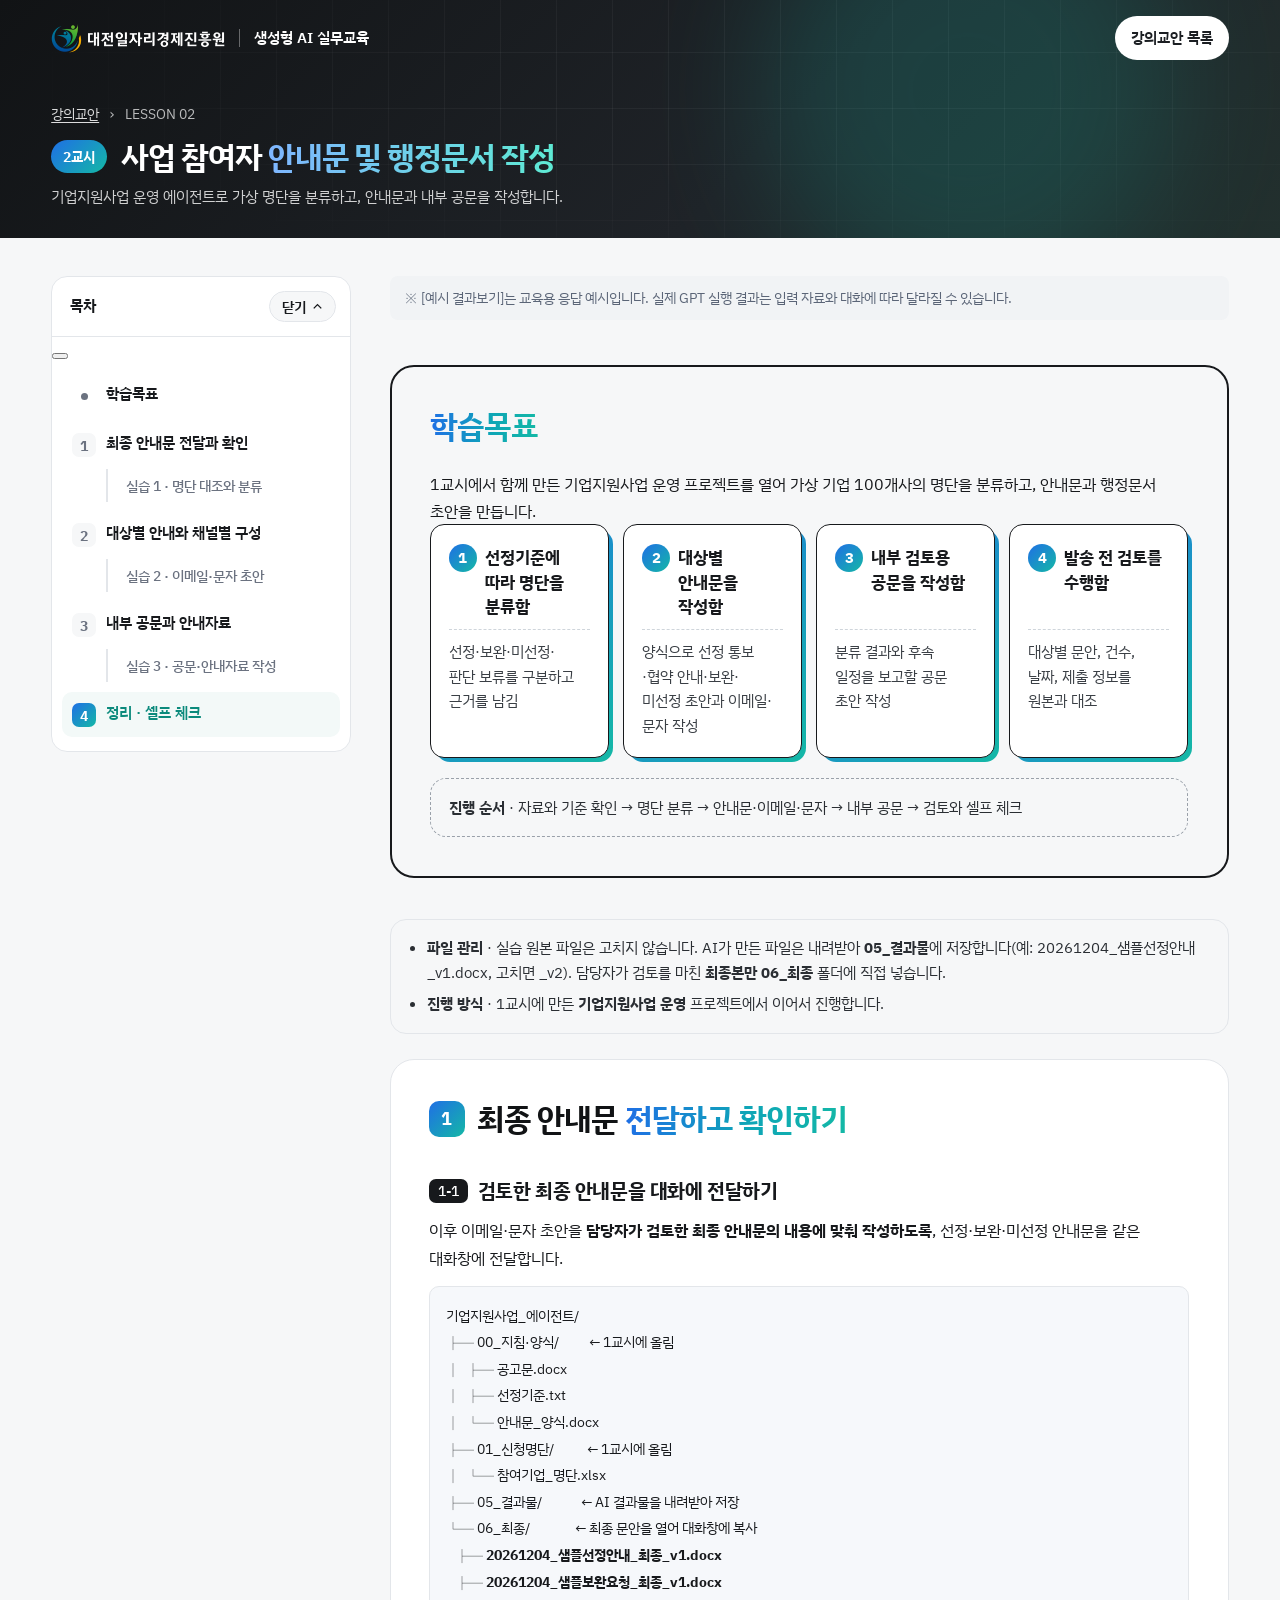
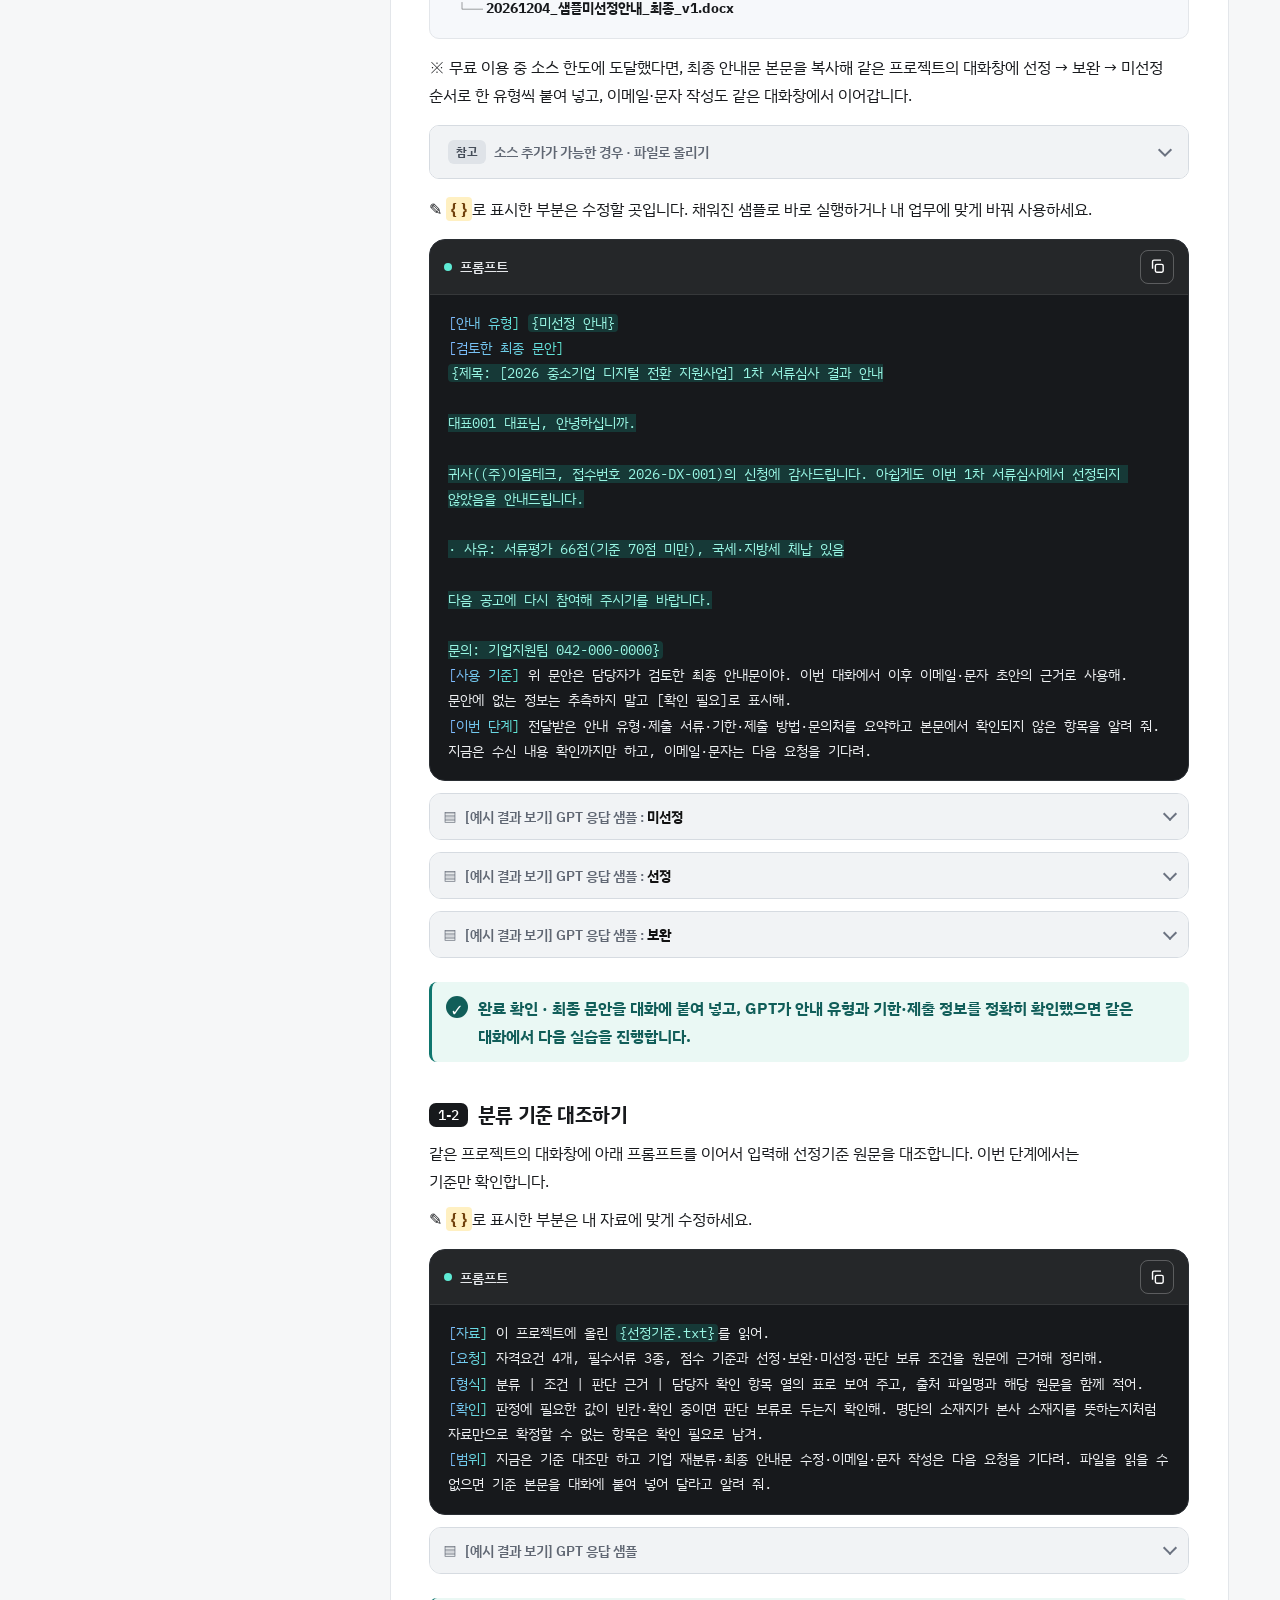
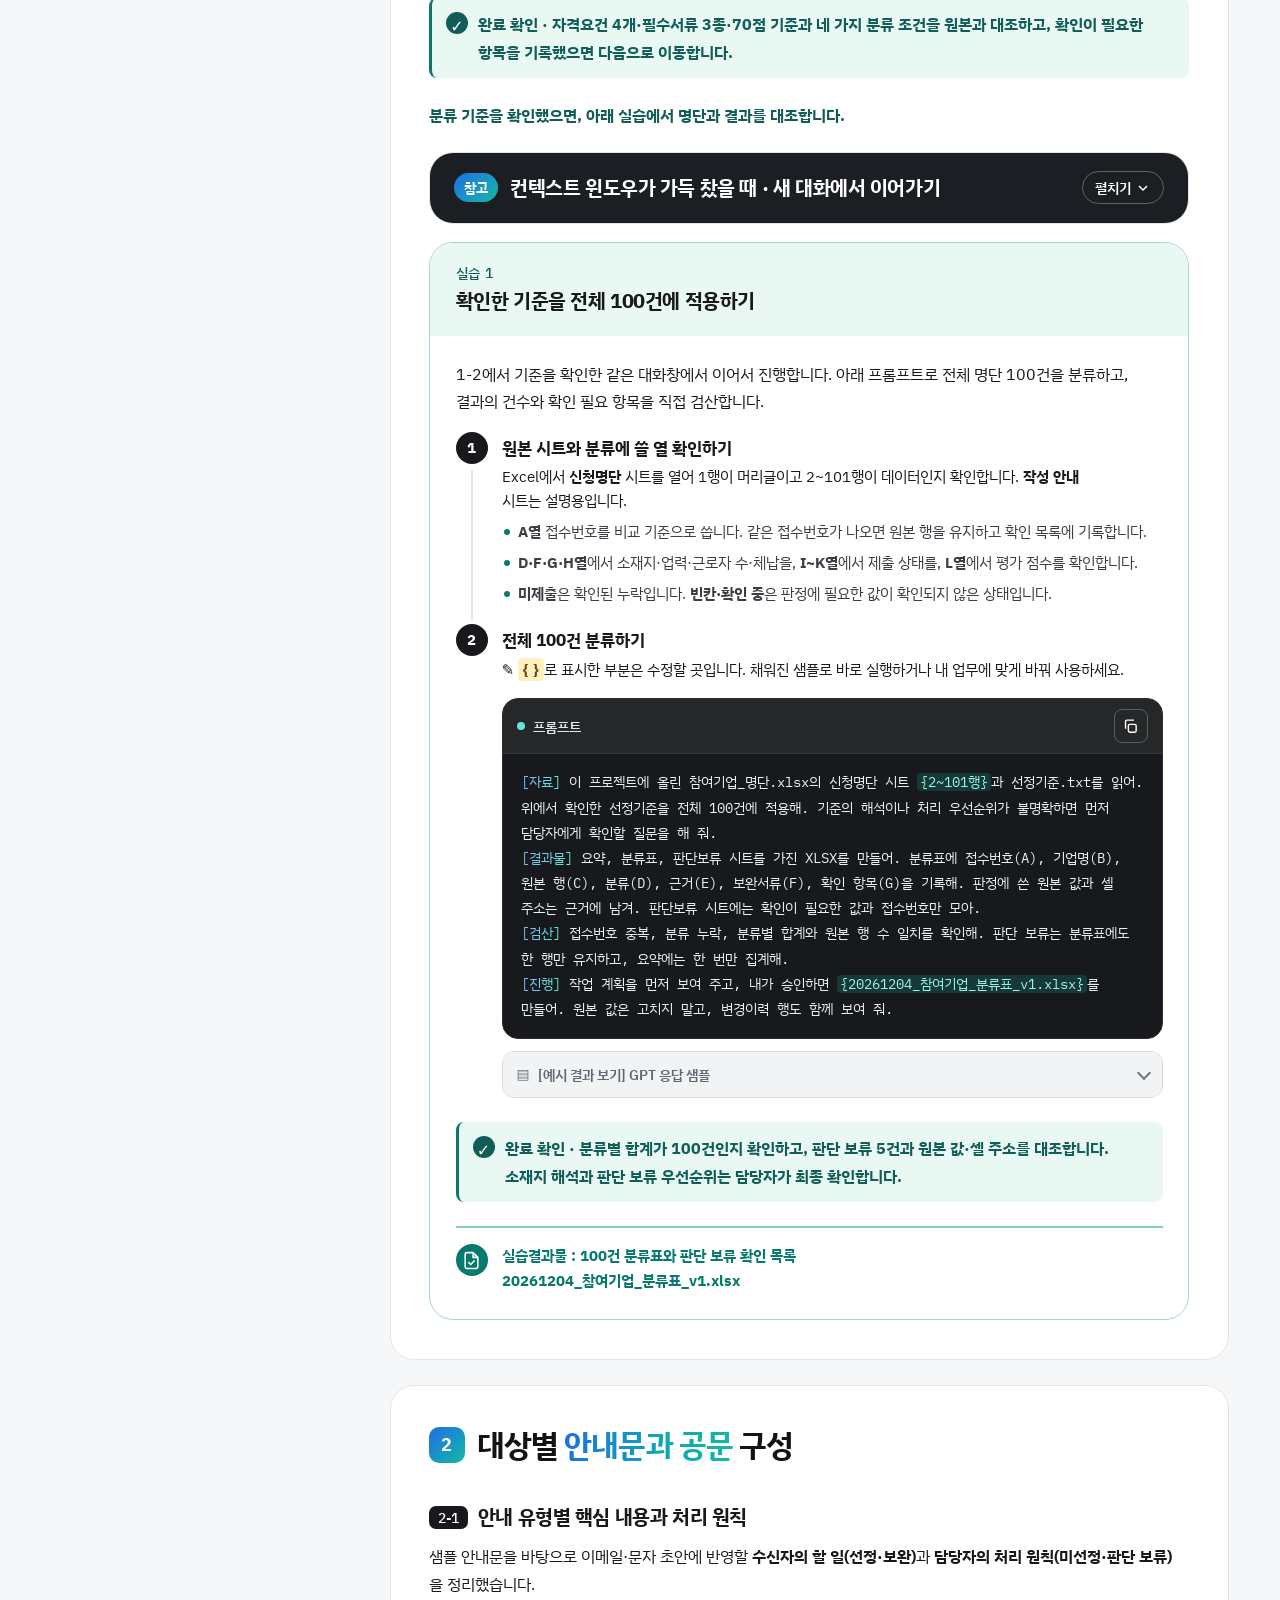
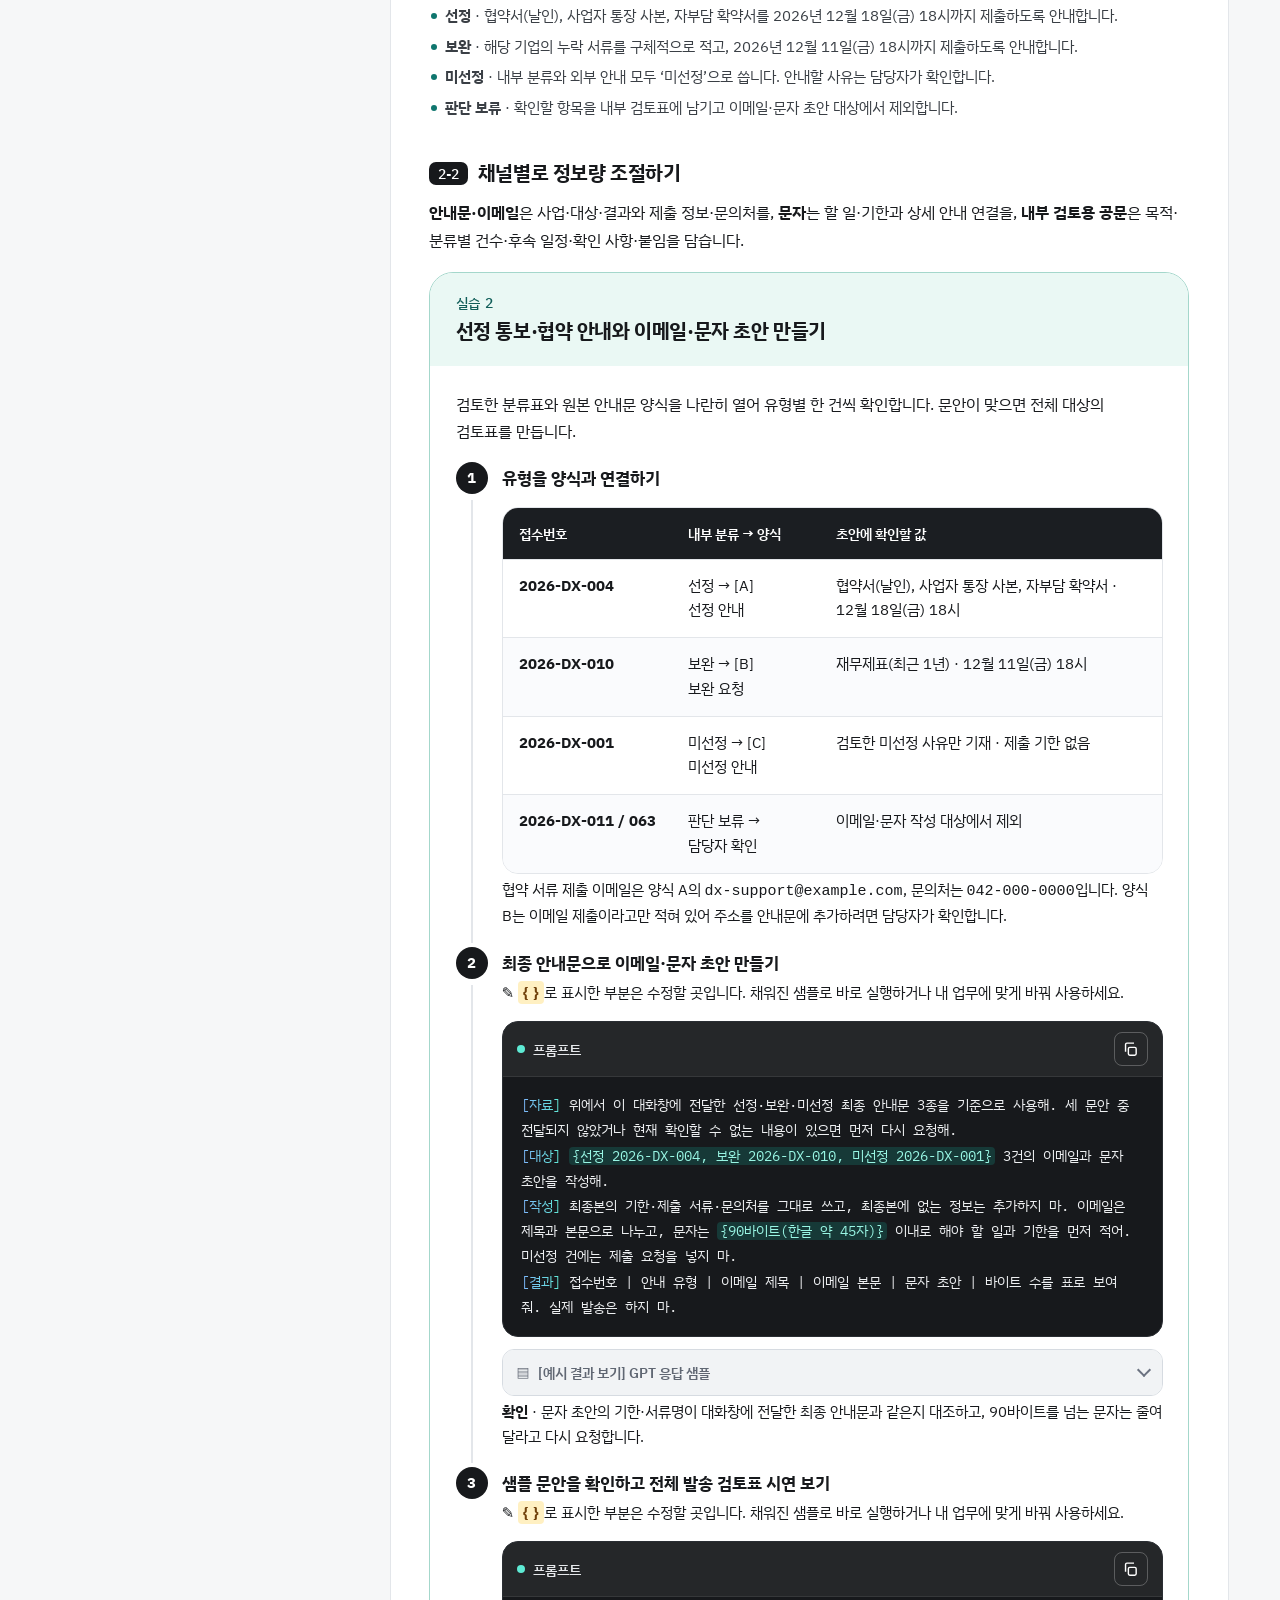
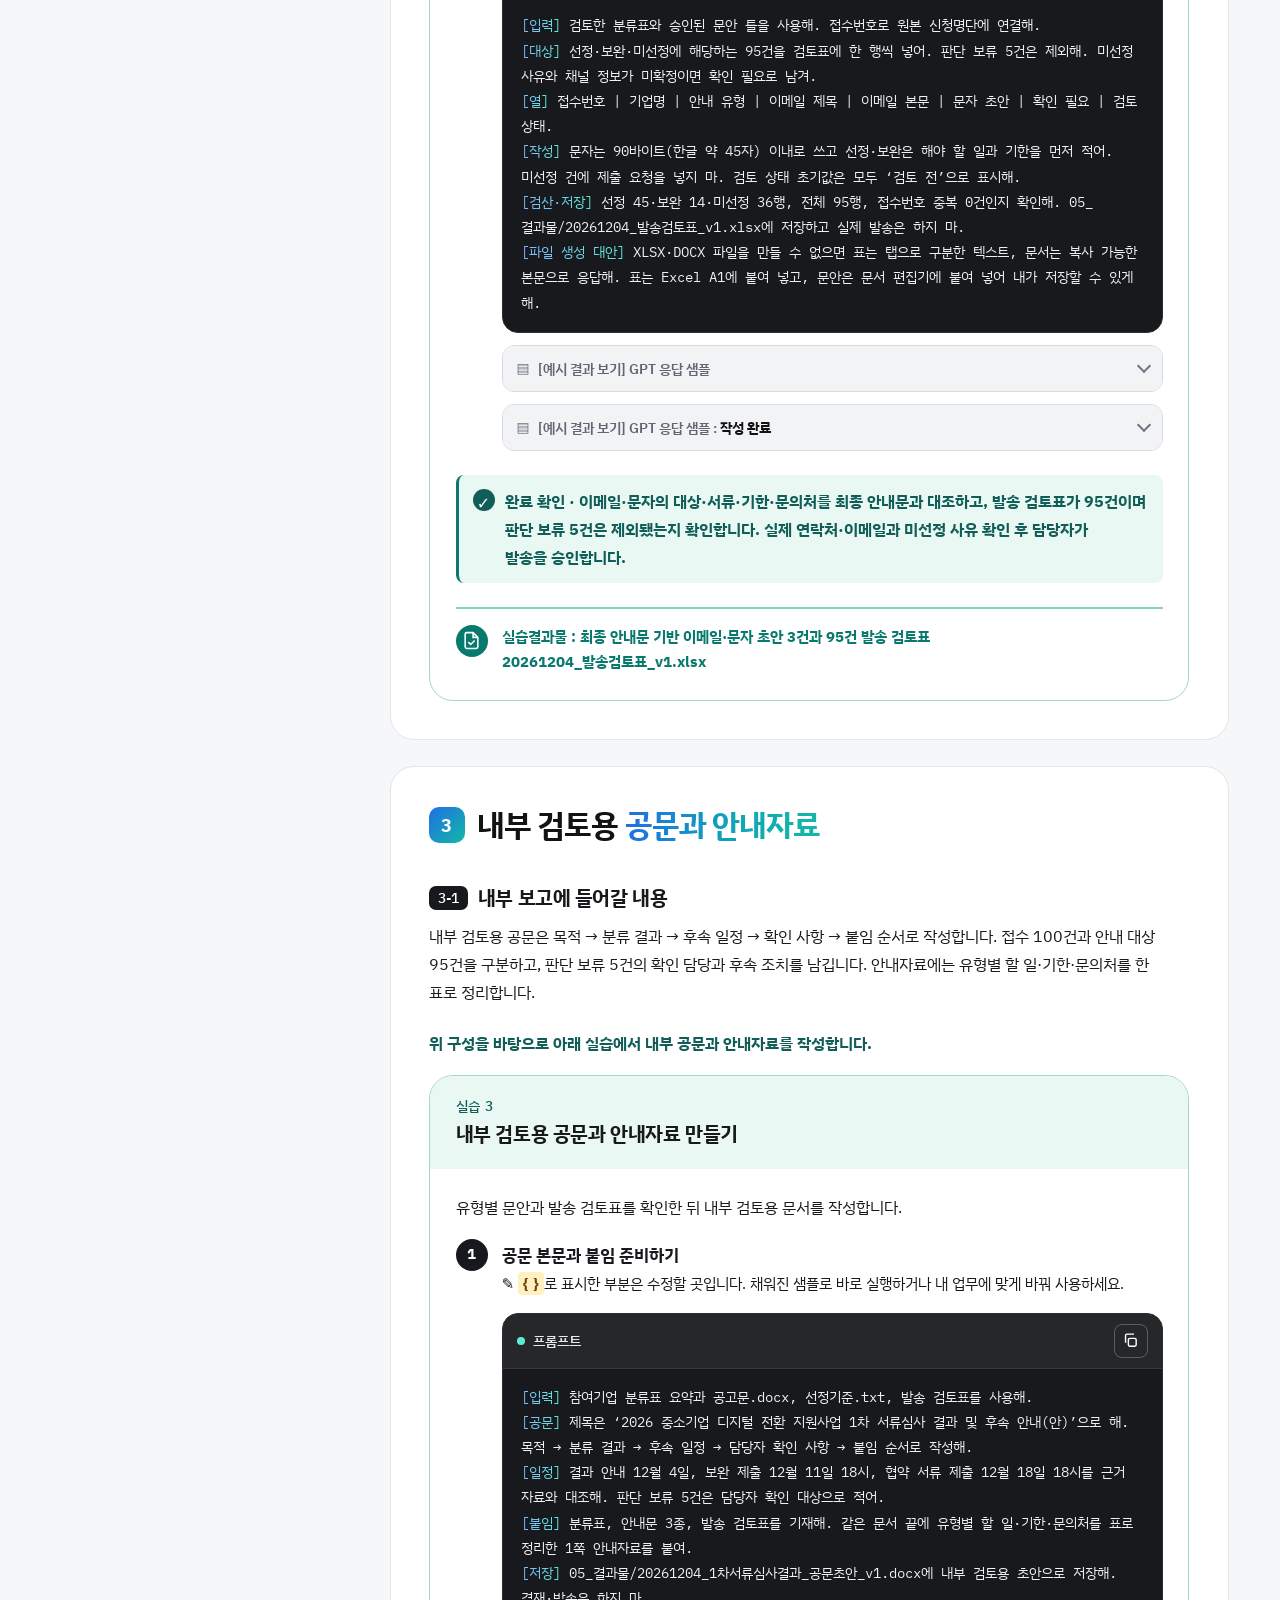
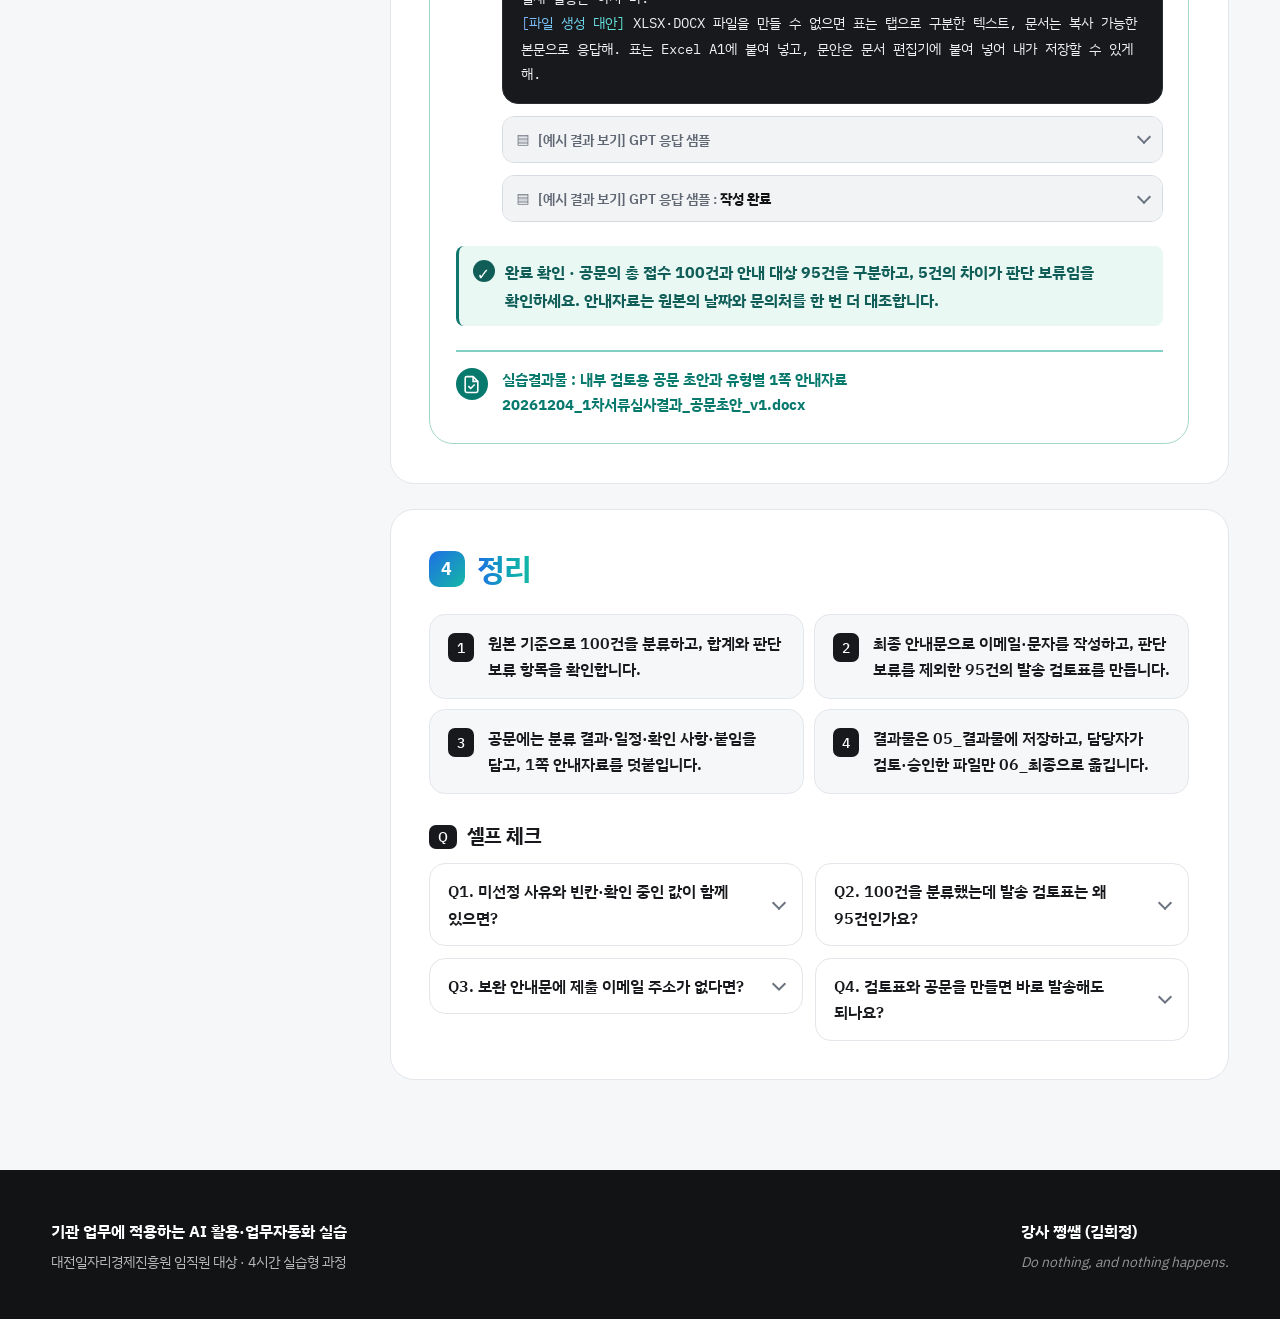
<file: pages/lesson-02.html>
<!DOCTYPE html>
<html lang="ko">
<head>
<meta charset="UTF-8">
<meta name="viewport" content="width=device-width, initial-scale=1">
<title>2교시 사업 참여자 안내문 및 행정문서 작성 | 생성형 AI 실무교육</title>
<meta name="description" content="2교시 — 가상 기업 100개사의 명단 분류, 대상별 안내문·이메일·문자, 내부 검토용 공문 작성 실습">
<link rel="preconnect" href="https://fonts.googleapis.com">
<link rel="preconnect" href="https://fonts.gstatic.com" crossorigin>
<link href="https://fonts.googleapis.com/css2?family=IBM+Plex+Sans+KR:wght@300;400;500;600;700&family=IBM+Plex+Mono:wght@400;500&display=swap" rel="stylesheet">
<link rel="stylesheet" href="../css/style.css">
<link rel="stylesheet" href="../css/lesson.css">
</head>
<body class="lesson-02">

<!-- ===================== 헤더 ===================== -->
<header class="header" id="header">
  <div class="container header-inner">
    <a href="../index.html" class="brand" aria-label="대전일자리경제진흥원 생성형 AI 실무교육 메인으로">
      <img class="logo logo-white" src="../asset/djbea/djbea-logo-white.png" alt="대전일자리경제진흥원" width="694" height="120">
      <img class="logo logo-color" src="../asset/djbea/djbea-logo.png" alt="" aria-hidden="true" width="694" height="120">
      <span class="brand-div" aria-hidden="true"></span>
      <span class="brand-text"><strong>생성형 AI 실무교육</strong></span>
    </a>
    <nav class="gnb" aria-label="주요 메뉴">
      <a href="../index.html#lesson-docs" class="gnb-cta">강의교안 목록</a>
    </nav>
  </div>
</header>

<main id="top">
<!-- ===================== 교안 히어로 (최소화) ===================== -->
<section class="l-hero is-compact" aria-labelledby="lessonTitle">
  <div class="hero-grid" aria-hidden="true"></div>
  <div class="orb orb-1" aria-hidden="true"></div>
  <div class="container">
    <p class="crumb"><a href="../index.html#lesson-docs">강의교안</a><span aria-hidden="true">›</span><span>LESSON 02</span></p>
    <div class="l-title-row">
      <span class="l-badge">2교시</span>
      <h1 id="lessonTitle">사업 참여자 <span class="hl">안내문 및 행정문서 작성</span></h1>
    </div>
    <p class="l-hero-lead">기업지원사업 운영 에이전트로 가상 명단을 분류하고, 안내문과 내부 공문을 작성합니다.</p>
  </div>
</section>

<!-- ===================== 본문 ===================== -->
<div class="l-body">
  <div class="container l-layout">

    <!-- 목차 -->
    <nav class="toc" id="toc" aria-label="2교시 목차">
      <div class="toc-top">
        <strong>목차</strong>
        <button type="button" class="toc-toggle" id="tocToggle" aria-expanded="true" aria-controls="tocPanel">
          <svg class="ic-list" viewBox="0 0 24 24" fill="none" stroke="currentColor" stroke-width="2.2" aria-hidden="true"><path d="M9 6h11M9 12h11M9 18h11M4 6h.01M4 12h.01M4 18h.01"/></svg>
          <span>닫기</span>
          <svg class="ic-chev" viewBox="0 0 24 24" fill="none" stroke="currentColor" stroke-width="2.2" aria-hidden="true"><path d="M6 15l6-6 6 6"/></svg>
        </button>
      </div>
      <button type="button" class="toc-up" aria-label="2교시 처음으로 이동" title="2교시 처음으로">
        <svg viewBox="0 0 24 24" fill="none" stroke="currentColor" stroke-width="2.2" aria-hidden="true"><path d="M12 19V5M6 11l6-6 6 6"/></svg>
      </button>
      <div class="toc-panel" id="tocPanel">
        <ol class="toc-list">
<li><a href="#goal" class="toc-goal"><span aria-hidden="true"></span><em>학습목표</em></a></li>
<li><a href="#l2-concept"><span>1</span><em>최종 안내문 전달과 확인</em></a><ol class="toc-sub"><li><a href="#l2-p1">실습 1 · 명단 대조와 분류</a></li></ol></li>
<li><a href="#l2-writing"><span>2</span><em>대상별 안내와 채널별 구성</em></a><ol class="toc-sub"><li><a href="#l2-p2">실습 2 · 이메일·문자 초안</a></li></ol></li>
<li><a href="#l2-lab"><span>3</span><em>내부 공문과 안내자료</em></a><ol class="toc-sub"><li><a href="#l2-p3">실습 3 · 공문·안내자료 작성</a></li></ol></li>
<li><a href="#l2-wrap"><span>4</span><em>정리 · 셀프 체크</em></a></li>
</ol>
      </div>
    </nav>

    <div class="l-main">
      <p class="prompt-common-notice">※ [예시 결과보기]는 교육용 응답 예시입니다. 실제 GPT 실행 결과는 입력 자료와 대화에 따라 달라질 수 있습니다.</p>
      <section class="block" id="goal" aria-labelledby="l2-goal-title">
        <div class="block-head"><div><h2 id="l2-goal-title"><span class="hl">학습목표</span></h2></div></div>
        <p>1교시에서 함께 만든 기업지원사업 운영 프로젝트를 열어 가상 기업 100개사의 명단을 분류하고, 안내문과 행정문서 초안을 만듭니다.</p>
        <div class="goals">
          <div class="goal"><b><span class="tn gnum">1</span><span class="gt">선정기준에 따라 명단을 분류함</span></b><p>선정·보완·미선정·판단 보류를 구분하고 근거를 남김</p></div>
          <div class="goal"><b><span class="tn gnum">2</span><span class="gt">대상별 안내문을 작성함</span></b><p>양식으로 선정 통보·협약 안내·보완·미선정 초안과 이메일·문자 작성</p></div>
          <div class="goal"><b><span class="tn gnum">3</span><span class="gt">내부 검토용 공문을 작성함</span></b><p>분류 결과와 후속 일정을 보고할 공문 초안 작성</p></div>
          <div class="goal"><b><span class="tn gnum">4</span><span class="gt">발송 전 검토를 수행함</span></b><p>대상별 문안, 건수, 날짜, 제출 정보를 원본과 대조</p></div>
        </div>
        <div class="callout callout-info">
          <span><b>진행 순서</b> · 자료와 기준 확인 → 명단 분류 → 안내문·이메일·문자 → 내부 공문 → 검토와 셀프 체크</span>
        </div>
      </section><div class="callout callout-info file-management-guide"><ul class="guide-bullets"><li><b>파일 관리</b> · 실습 원본 파일은 고치지 않습니다. AI가 만든 파일은 내려받아 <b>05_결과물</b>에 저장합니다(예: 20261204_샘플선정안내_v1.docx, 고치면 _v2). 담당자가 검토를 마친 <b>최종본만</b> <b>06_최종</b> 폴더에 직접 넣습니다.</li><li><b>진행 방식</b> · 1교시에 만든 <b>기업지원사업 운영</b> 프로젝트에서 이어서 진행합니다.</li></ul></div>

      
                  <section class="block" id="l2-concept" aria-labelledby="l2-concept-title">
        <div class="block-head"><div><span class="num">1</span><h2 id="l2-concept-title">최종 안내문 <span class="hl">전달하고 확인하기</span></h2></div></div>
        <div class="sub">
                    <h3><i>1-1</i>검토한 최종 안내문을 대화에 전달하기</h3>
<p>이후 이메일·문자 초안을 <b>담당자가 검토한 최종 안내문의 내용에 맞춰 작성하도록</b>, 선정·보완·미선정 안내문을 같은 대화창에 전달합니다.</p>
<div class="project-file-tree" aria-label="2교시에 사용할 파일의 폴더 위치"><pre>기업지원사업_에이전트/
├─ 00_지침·양식/          ← 1교시에 올림
│  ├─ 공고문.docx
│  ├─ 선정기준.txt
│  └─ 안내문_양식.docx
├─ 01_신청명단/           ← 1교시에 올림
│  └─ 참여기업_명단.xlsx
├─ 05_결과물/             ← AI 결과물을 내려받아 저장
└─ 06_최종/               ← 최종 문안을 열어 대화창에 복사
   ├─ <b>20261204_샘플선정안내_최종_v1.docx</b>
   ├─ <b>20261204_샘플보완요청_최종_v1.docx</b>
   └─ <b>20261204_샘플미선정안내_최종_v1.docx</b></pre></div>
<p>※ 무료 이용 중 소스 한도에 도달했다면, 최종 안내문 본문을 복사해 같은 프로젝트의 대화창에 선정 → 보완 → 미선정 순서로 한 유형씩 붙여 넣고, 이메일·문자 작성도 같은 대화창에서 이어갑니다.</p>
<details class="toggle optional-source-guide"><summary><span class="optional-source-title"><span class="optional-source-badge">참고</span><span>소스 추가가 가능한 경우 · 파일로 올리기</span></span></summary><div class="tg-body"><p>프로젝트 → 소스 → 소스 추가에서 06_최종의 안내문 3개를 선택할 수도 있습니다.</p><figure class="project-guide-shot project-guide-final-upload"><div class="project-guide-annotation"><img src="../asset/guide/chatgpt-upload-final-guides.png" alt="기존 공통 파일 4개가 있는 기업지원사업 운영 프로젝트에서 소스 추가 위치" width="673" height="609" loading="lazy"><span class="project-guide-final-upload-target" aria-hidden="true"></span></div><figcaption>표시된 <b>소스 추가</b>를 눌러 내 컴퓨터의 <b>기업지원사업_에이전트 → 06_최종</b>에 있는 최종 안내문 3개를 선택합니다.</figcaption></figure></div></details>
<p class="prompt-edit-note">✎ <mark>{ }</mark>로 표시한 부분은 수정할 곳입니다. 채워진 샘플로 바로 실행하거나 내 업무에 맞게 바꿔 사용하세요.</p><div class="prompt-box"><div class="pb-head"><span class="pb-title">프롬프트</span><button type="button" class="copy-btn" aria-label="프롬프트 복사" title="복사"><svg class="ic-copy" viewBox="0 0 24 24" fill="none" stroke="currentColor" stroke-width="2" aria-hidden="true"><rect x="9" y="9" width="11" height="11" rx="2"/><path d="M5 15V5a2 2 0 012-2h10"/></svg><svg class="ic-done" viewBox="0 0 24 24" fill="none" stroke="currentColor" stroke-width="2.4" aria-hidden="true"><path d="M5 12l5 5 9-10"/></svg></button></div><pre><em>[안내 유형]</em> <mark>{미선정 안내}</mark>
<em>[검토한 최종 문안]</em>
<mark>{제목: [2026 중소기업 디지털 전환 지원사업] 1차 서류심사 결과 안내

대표001 대표님, 안녕하십니까.

귀사((주)이음테크, 접수번호 2026-DX-001)의 신청에 감사드립니다. 아쉽게도 이번 1차 서류심사에서 선정되지 않았음을 안내드립니다.

· 사유: 서류평가 66점(기준 70점 미만), 국세·지방세 체납 있음

다음 공고에 다시 참여해 주시기를 바랍니다.

문의: 기업지원팀 042-000-0000}</mark>
<em>[사용 기준]</em> 위 문안은 담당자가 검토한 최종 안내문이야. 이번 대화에서 이후 이메일·문자 초안의 근거로 사용해. 문안에 없는 정보는 추측하지 말고 [확인 필요]로 표시해.
<em>[이번 단계]</em> 전달받은 안내 유형·제출 서류·기한·제출 방법·문의처를 요약하고 본문에서 확인되지 않은 항목을 알려 줘. 지금은 수신 내용 확인까지만 하고, 이메일·문자는 다음 요청을 기다려.</pre></div><details class="toggle prompt-result"><summary><span class="result-sample-heading"><span class="result-sample-icon" aria-hidden="true">▤</span><span>[예시 결과 보기] GPT 응답 샘플 : <strong class="result-type-label">미선정</strong></span></span></summary><div class="tg-body"><p><b>입력 불일치 예시</b> · 아래는 안내 유형을 ‘선정 안내’로 지정하고 미선정 본문을 전달했을 때의 응답입니다. 위 프롬프트의 ‘미선정 안내’를 그대로 사용하면 이 유형 불일치는 발생하지 않습니다.</p><p>전달받은 문안을 확인했습니다. 이번 대화에서는 해당 문안을 <b>담당자가 검토한 최종 안내문</b>으로 취급하고, 이후 이메일·문자 초안 작성 시 근거로 사용하겠습니다.</p><p>현재 단계에서는 수신 내용 확인과 항목 정리까지만 진행합니다.</p><h4>1. 전달받은 안내 내용 요약</h4><p><b>안내 유형</b><br>선정 안내로 지정됨</p><p>다만 실제 본문 내용은 미선정 안내입니다. 안내 유형과 본문 사이에 불일치가 있어 확인이 필요합니다.</p><p><b>대상 기업</b><br>접수번호: 2026-DX-001<br>기업명: (주)이음테크<br>대표자명: 대표001</p><p><b>본문에 명시된 내용</b><br>심사 결과: 선정되지 않음<br>사유: 서류평가 66점(기준 70점 미만), 국세·지방세 체납 있음<br>문의처: 기업지원팀 042-000-0000</p><h4>2. 제출 관련 항목 확인</h4><table class="tbl"><thead><tr><th>항목</th><th>확인 결과</th></tr></thead><tbody><tr><td>제출 서류</td><td>본문에 없음</td></tr><tr><td>제출 기한</td><td>본문에 없음</td></tr><tr><td>제출 방법</td><td>본문에 없음</td></tr><tr><td>문의처</td><td>기업지원팀 042-000-0000</td></tr></tbody></table><p>위 세 가지 제출 관련 항목은 본문에서 확인되지 않습니다.</p><h4>3. 확인 필요 항목</h4><p><b>안내 유형과 본문 불일치</b><br>전달된 안내 유형: 선정 안내<br>실제 본문: 미선정 안내</p><p><b>[확인 필요]</b> 이후 이메일·문자 작성 시 적용할 안내 유형을 확인해야 합니다.</p><p>추가로 제출 서류·기한·제출 방법은 전달된 문안에 없으므로 임의로 추가하지 않겠습니다.</p><h4>4. 현재 처리 상태</h4><p>수신 내용 확인 완료<br>이메일 초안 작성 대기<br>문자 초안 작성 대기</p><p>전달받은 문안의 내용은 이후 요청에서 근거로 사용하겠습니다. 이메일·문자 작성은 다음 지시가 있을 때까지 진행하지 않겠습니다.</p></div></details><details class="toggle prompt-result"><summary><span class="result-sample-heading"><span class="result-sample-icon" aria-hidden="true">▤</span><span>[예시 결과 보기] GPT 응답 샘플 : <strong class="result-type-label">선정</strong></span></span></summary><div class="tg-body"><p>전달받은 문안을 확인했습니다. 해당 문안은 담당자가 검토한 <b>최종 선정 안내문</b>으로 취급하고, 이후 이메일·문자 초안 작성 시 기준 문안으로 사용하겠습니다.</p><p>현재 단계에서는 수신 내용 확인까지만 진행합니다.</p><h4>1. 안내 내용 요약</h4><p><b>안내 유형</b><br>선정 안내</p><p><b>대상 기업</b><br>접수번호: 2026-DX-004<br>기업명: (주)늘봄솔루션<br>대표자명: 대표004</p><p><b>제출 서류</b><br>협약서(날인)<br>사업자 통장 사본<br>자부담 확약서</p><p><b>제출 기한</b><br>2026년 12월 18일(금) 18시까지</p><p><b>제출 방법</b><br>이메일 제출<br>이메일 주소: dx-support@example.com</p><p><b>문의처</b><br>기업지원팀 042-000-0000</p><h4>2. 본문에서 확인되지 않은 항목</h4><table class="tbl"><thead><tr><th>확인 항목</th><th>확인 결과</th></tr></thead><tbody><tr><td>제출 서류별 파일 형식</td><td>[확인 필요]</td></tr><tr><td>이메일 제목 작성 규칙</td><td>[확인 필요]</td></tr><tr><td>이메일 첨부파일 용량 제한</td><td>[확인 필요]</td></tr><tr><td>제출 후 접수 확인 방법</td><td>[확인 필요]</td></tr><tr><td>담당자 성명 및 별도 연락처</td><td>[확인 필요]</td></tr></tbody></table><p>문안에 명시된 정보만 사용하며, 누락된 정보는 임의로 보충하지 않겠습니다.</p><h4>3. 이후 이메일·문자 작성 기준</h4><p>기업 정보와 협약서(날인)<br>사업자 통장 사본<br>자부담 확약서 제출 요청, 2026년 12월 18일(금) 18시까지의 기한, 이메일 제출 방법과 문의처를 기준 문안 그대로 유지하겠습니다. 문안에 없는 정보는 반드시 [확인 필요]로 표시하겠습니다.</p><h4>4. 현재 처리 상태</h4><p>수신 내용 확인 완료<br>이메일 초안 작성 대기<br>문자 초안 작성 대기</p><p>실제 발송이나 추가 문서 작성은 진행하지 않았습니다. 다음 요청을 기다리겠습니다.</p></div></details><details class="toggle prompt-result"><summary><span class="result-sample-heading"><span class="result-sample-icon" aria-hidden="true">▤</span><span>[예시 결과 보기] GPT 응답 샘플 : <strong class="result-type-label">보완</strong></span></span></summary><div class="tg-body"><p>전달받은 문안을 확인했습니다. 해당 문안은 담당자가 검토한 <b>최종 보완 안내문</b>으로 취급하고, 이후 이메일·문자 초안 작성 시 기준 문안으로 사용하겠습니다.</p><p>현재 단계에서는 수신 내용 확인까지만 진행합니다.</p><h4>1. 안내 내용 요약</h4><p><b>안내 유형</b><br>보완 안내</p><p><b>대상 기업</b><br>접수번호: 2026-DX-010<br>기업명: (주)라온물산<br>대표자명: 대표010</p><p><b>제출 서류</b><br>재무제표(최근 1년)</p><p><b>제출 기한</b><br>2026년 12월 11일(금) 18시까지</p><p><b>제출 방법</b><br>이메일 제출<br>이메일 주소: [확인 필요: 제출 이메일 주소]</p><p><b>문의처</b><br>기업지원팀 042-000-0000</p><h4>2. 본문에서 확인되지 않은 항목</h4><table class="tbl"><thead><tr><th>확인 항목</th><th>확인 결과</th></tr></thead><tbody><tr><td>제출 이메일 주소</td><td>[확인 필요]</td></tr><tr><td>재무제표 파일 형식</td><td>[확인 필요]</td></tr><tr><td>이메일 제목 작성 규칙</td><td>[확인 필요]</td></tr><tr><td>첨부파일 용량 제한</td><td>[확인 필요]</td></tr><tr><td>제출 후 접수 확인 방법</td><td>[확인 필요]</td></tr><tr><td>담당자 성명</td><td>[확인 필요]</td></tr></tbody></table><p>문안에 명시된 정보만 사용하며, 누락된 정보는 임의로 보충하지 않겠습니다.</p><h4>3. 이후 이메일·문자 작성 기준</h4><p>기업 정보와 재무제표(최근 1년) 제출 요청, 2026년 12월 11일(금) 18시까지의 기한, 이메일 제출 방법과 문의처를 기준 문안 그대로 유지하겠습니다. 문안에 없는 정보는 반드시 [확인 필요]로 표시하겠습니다.</p><h4>4. 현재 처리 상태</h4><p>수신 내용 확인 완료<br>이메일 초안 작성 대기<br>문자 초안 작성 대기</p><p>실제 발송이나 추가 문서 작성은 진행하지 않았습니다. 다음 요청을 기다리겠습니다.</p></div></details><p class="lesson-completion"><span class="lesson-completion-icon" aria-hidden="true">✓</span><span><b>완료 확인</b> · 최종 문안을 대화에 붙여 넣고, GPT가 안내 유형과 기한·제출 정보를 정확히 확인했으면 같은 대화에서 다음 실습을 진행합니다.</span></p></div>
<div class="sub" id="l2-criteria">
<h3><i>1-2</i>분류 기준 대조하기</h3>
<p>같은 프로젝트의 대화창에 아래 프롬프트를 이어서 입력해 선정기준 원문을 대조합니다. 이번 단계에서는 기준만 확인합니다.</p>
<p class="prompt-edit-note">✎ <mark>{ }</mark>로 표시한 부분은 내 자료에 맞게 수정하세요.</p>
<div class="prompt-box"><div class="pb-head"><span class="pb-title">프롬프트</span><button type="button" class="copy-btn" aria-label="프롬프트 복사" title="복사"><svg class="ic-copy" viewBox="0 0 24 24" fill="none" stroke="currentColor" stroke-width="2" aria-hidden="true"><rect x="9" y="9" width="11" height="11" rx="2"/><path d="M5 15V5a2 2 0 012-2h10"/></svg><svg class="ic-done" viewBox="0 0 24 24" fill="none" stroke="currentColor" stroke-width="2.4" aria-hidden="true"><path d="M5 12l5 5 9-10"/></svg></button></div><pre><em>[자료]</em> 이 프로젝트에 올린 <mark>{선정기준.txt}</mark>를 읽어.
<em>[요청]</em> 자격요건 4개, 필수서류 3종, 점수 기준과 선정·보완·미선정·판단 보류 조건을 원문에 근거해 정리해.
<em>[형식]</em> 분류 | 조건 | 판단 근거 | 담당자 확인 항목 열의 표로 보여 주고, 출처 파일명과 해당 원문을 함께 적어.
<em>[확인]</em> 판정에 필요한 값이 빈칸·확인 중이면 판단 보류로 두는지 확인해. 명단의 소재지가 본사 소재지를 뜻하는지처럼 자료만으로 확정할 수 없는 항목은 확인 필요로 남겨.
<em>[범위]</em> 지금은 기준 대조만 하고 기업 재분류·최종 안내문 수정·이메일·문자 작성은 다음 요청을 기다려. 파일을 읽을 수 없으면 기준 본문을 대화에 붙여 넣어 달라고 알려 줘.</pre></div>
<details class="toggle prompt-result"><summary><span class="result-sample-heading"><span class="result-sample-icon" aria-hidden="true">▤</span><span>[예시 결과 보기] GPT 응답 샘플</span></span></summary><div class="tg-body"><p>프로젝트에 업로드된 선정기준.txt 원문을 다시 확인했습니다.</p><p>아래는 원문에 명시된 기준과 담당자가 추가로 확인해야 할 사항을 구분한 정리입니다. 이번 작업은 <b>기준 대조만 수행하며 기업 재분류나 안내문 수정은 하지 않습니다.</b></p><h4>1. 자격요건 4개</h4><p>출처: 선정기준.txt / 「자격요건」 원문</p><table class="tbl"><thead><tr><th scope="col">분류</th><th scope="col">조건</th><th scope="col">판단 근거</th><th scope="col">담당자 확인 항목</th></tr></thead><tbody><tr><td data-label="분류">자격요건 ①</td><td data-label="조건">본사 소재지가 대전광역시</td><td data-label="판단 근거">원문: 본사 소재지: 대전광역시</td><td data-label="담당자 확인 항목">명단의 소재지가 실제 본사 소재지인지 확인</td></tr><tr><td data-label="분류">자격요건 ②</td><td data-label="조건">접수 마감일 기준 업력 1년 이상</td><td data-label="판단 근거">원문: 업력: 접수 마감일(2026-11-20) 기준 1년 이상</td><td data-label="담당자 확인 항목">업력 산정 기준일 및 기업 설립일 확인</td></tr><tr><td data-label="분류">자격요건 ③</td><td data-label="조건">상시근로자 5명 이상 99명 이하</td><td data-label="판단 근거">원문: 상시근로자: 5명 이상 99명 이하</td><td data-label="담당자 확인 항목">상시근로자 수 및 산정 기준 확인</td></tr><tr><td data-label="분류">자격요건 ④</td><td data-label="조건">국세·지방세 체납 없음</td><td data-label="판단 근거">원문: 국세·지방세 체납: 없음</td><td data-label="담당자 확인 항목">국세와 지방세 체납 여부 확인</td></tr></tbody></table><p><b>적용 원칙</b> · 자격요건 4개를 모두 충족해야 합니다.</p><h4>2. 필수 제출서류 3종</h4><p>출처: 선정기준.txt / 「필수 제출서류」 원문</p><table class="tbl"><thead><tr><th scope="col">분류</th><th scope="col">조건</th><th scope="col">판단 근거</th><th scope="col">담당자 확인 항목</th></tr></thead><tbody><tr><td data-label="분류">필수서류 ①</td><td data-label="조건">사업자등록증 제출</td><td data-label="판단 근거">원문: 사업자등록증</td><td data-label="담당자 확인 항목">제출 여부 및 서류 확인</td></tr><tr><td data-label="분류">필수서류 ②</td><td data-label="조건">재무제표(최근 1년) 제출</td><td data-label="판단 근거">원문: 재무제표(최근 1년)</td><td data-label="담당자 확인 항목">제출 여부 및 해당 기간 확인</td></tr><tr><td data-label="분류">필수서류 ③</td><td data-label="조건">4대보험 가입자명부 제출</td><td data-label="판단 근거">원문: 4대보험 가입자명부</td><td data-label="담당자 확인 항목">제출 여부 및 서류 확인</td></tr></tbody></table><p><b>적용 원칙</b> · 필수 제출서류는 총 3종이며, 선정 판정에는 3종 모두 제출되어야 합니다.</p><h4>3. 점수 기준 및 분류 조건</h4><p>출처: 선정기준.txt / 「분류 기준」 원문</p><table class="tbl"><thead><tr><th scope="col">분류</th><th scope="col">조건</th><th scope="col">판단 근거</th><th scope="col">담당자 확인 항목</th></tr></thead><tbody><tr><td data-label="분류">선정</td><td data-label="조건">자격요건 4개 모두 충족 + 필수서류 3종 모두 제출 + 평가 70점 이상</td><td data-label="판단 근거">원문: 자격요건 4개 모두 충족 + 필수 제출서류 3종 모두 제출 + 서류평가 점수 70점 이상</td><td data-label="담당자 확인 항목">자격요건, 서류 3종, 평가점수 확인</td></tr><tr><td data-label="분류">보완</td><td data-label="조건">자격요건 4개 모두 충족 + 평가 70점 이상 + 필수서류 중 1종 이상 미제출</td><td data-label="판단 근거">원문: 자격요건 4개 모두 충족 + 서류평가 점수 70점 이상 + 필수 제출서류 중 1종 이상 미제출</td><td data-label="담당자 확인 항목">미제출 서류 종류 및 보완 가능 여부 확인</td></tr><tr><td data-label="분류">미선정</td><td data-label="조건">자격요건 1개 이상 미충족 또는 평가 70점 미만</td><td data-label="판단 근거">원문: 자격요건 1개 이상 미충족, 또는 서류평가 점수 70점 미만</td><td data-label="담당자 확인 항목">미충족 요건 또는 70점 미만 여부 확인</td></tr><tr><td data-label="분류">판단 보류</td><td data-label="조건">판단에 필요한 값이 비어 있거나 확인 중인 경우</td><td data-label="판단 근거">원문: 판단에 필요한 값이 비어 있거나 확인 중인 경우 (담당자가 직접 확인)</td><td data-label="담당자 확인 항목">누락 항목 및 확인 중인 항목을 담당자가 직접 확인</td></tr></tbody></table><h4>4. 판단 보류 적용 여부 확인</h4><p>원문에서 적용 확인</p><blockquote>판단 보류 : 판단에 필요한 값이 비어 있거나 ‘확인 중’인 경우 (담당자가 직접 확인)</blockquote><blockquote>기준으로 판단할 수 없는 경우 임의로 분류하지 않고 ‘판단 보류’로 둠</blockquote><table class="tbl"><thead><tr><th scope="col">데이터 상태</th><th scope="col">처리 원칙</th></tr></thead><tbody><tr><td data-label="데이터 상태">자격요건 관련 값 빈칸</td><td data-label="처리 원칙">판단 보류</td></tr><tr><td data-label="데이터 상태">체납 여부 확인 중</td><td data-label="처리 원칙">판단 보류</td></tr><tr><td data-label="데이터 상태">필수서류 제출 여부 빈칸</td><td data-label="처리 원칙">판단 보류</td></tr><tr><td data-label="데이터 상태">평가점수 빈칸</td><td data-label="처리 원칙">판단 보류</td></tr><tr><td data-label="데이터 상태">필요한 값이 확인 중</td><td data-label="처리 원칙">판단 보류</td></tr><tr><td data-label="데이터 상태">모든 판단값 확인 완료</td><td data-label="처리 원칙">선정·보완·미선정 기준 적용</td></tr></tbody></table><p>여러 항목이 동시에 누락되거나 확인 중인 경우의 처리 순서, 이미 확인된 미선정 사유와 다른 미확인 값이 함께 존재하는 경우의 우선순위는 원문에 별도로 규정되어 있지 않습니다. 임의로 우선순위를 만들어 적용하지 않고 담당자 확인이 필요합니다.</p><h4>5. 자료만으로 확정할 수 없는 사항</h4><table class="tbl"><thead><tr><th scope="col">확인 대상</th><th scope="col">자료에 있는 표현</th><th scope="col">확인 필요 사항</th></tr></thead><tbody><tr><td data-label="확인 대상">소재지</td><td data-label="자료에 있는 표현">기준: 본사 소재지 / 명단: 소재지</td><td data-label="확인 필요 사항">두 항목이 동일한 의미인지 확인</td></tr><tr><td data-label="확인 대상">업력</td><td data-label="자료에 있는 표현">접수 마감일 기준 1년 이상</td><td data-label="확인 필요 사항">설립일과 업력 산정 방식 확인</td></tr><tr><td data-label="확인 대상">상시근로자</td><td data-label="자료에 있는 표현">5~99명</td><td data-label="확인 필요 사항">상시근로자 산정 기준 확인</td></tr><tr><td data-label="확인 대상">체납 여부</td><td data-label="자료에 있는 표현">국세·지방세 체납 없음</td><td data-label="확인 필요 사항">체납 확인 자료 및 확인 시점</td></tr><tr><td data-label="확인 대상">제출서류</td><td data-label="자료에 있는 표현">제출·미제출</td><td data-label="확인 필요 사항">제출된 파일의 유효성 및 내용 확인</td></tr><tr><td data-label="확인 대상">판단 보류 우선순위</td><td data-label="자료에 있는 표현">별도 규정 없음</td><td data-label="확인 필요 사항">미선정 사유와 미확인 값이 공존할 때 처리 방법 확인</td></tr></tbody></table><p><b>‘소재지’를 ‘본사 소재지’로 간주해서는 안 됩니다.</b> 원본 명단의 열 이름만으로는 본사 소재지인지 확인할 수 없습니다.</p><h4>6. 원문 일정 및 최종 결정 유의사항</h4><p>출처: 선정기준.txt / 「일정 및 유의사항」</p><table class="tbl"><thead><tr><th scope="col">항목</th><th scope="col">원문</th></tr></thead><tbody><tr><td data-label="항목">1차 서류심사 결과 안내</td><td data-label="원문">2026-12-04(금)</td></tr><tr><td data-label="항목">보완 서류 제출 마감</td><td data-label="원문">2026-12-11(금) 18:00</td></tr><tr><td data-label="항목">협약 서류 제출 마감</td><td data-label="원문">2026-12-18(금) 18:00 (선정 기업)</td></tr><tr><td data-label="항목">최종 선정</td><td data-label="원문">담당자 검토·승인 후 확정</td></tr></tbody></table><blockquote>최종 선정 여부는 담당자가 검토·승인 후 확정함</blockquote><h4>7. 최종 기준 대조 결과</h4><p><b>자격요건 4개 · 필수 제출서류 3종 · 평가 기준점수 70점 · 분류 유형 4가지</b></p><p>판단 보류 규정 원문 확인 완료<br>본사 소재지와 명단 소재지의 동일성 확인 필요</p><p><b>담당자 검토 시 우선 확인할 사항</b></p><ul class="check-points comparison-points"><li>명단의 소재지가 본사 소재지를 의미하는지.</li><li>빈칸·확인 중인 항목은 판단 보류로 처리하는지.</li><li>미선정 사유와 미확인 항목이 함께 존재할 때의 처리 우선순위.</li><li>최종 선정 여부는 담당자 승인 후 확정하는지.</li></ul><p>이번 응답에서는 기업별 재분류, 기존 안내문 수정, 이메일 및 문자 작성은 수행하지 않았습니다. 이후 작업은 이 기준을 원문 근거로 삼되, 확인되지 않은 사항은 [확인 필요]로 유지하겠습니다.</p></div></details>
<p class="lesson-completion"><span class="lesson-completion-icon" aria-hidden="true">✓</span><span><b>완료 확인</b> · 자격요건 4개·필수서류 3종·70점 기준과 네 가지 분류 조건을 원본과 대조하고, 확인이 필요한 항목을 기록했으면 다음으로 이동합니다.</span></p>
</div><p class="theory-practice-bridge">분류 기준을 확인했으면, 아래 실습에서 명단과 결과를 대조합니다.</p><div class="law design-reference context-reference"><div class="law-head"><span class="law-tag">참고</span><h4>컨텍스트 윈도우가 가득 찼을 때 · 새 대화에서 이어가기</h4><button type="button" class="law-toggle" aria-expanded="false" aria-controls="l2-context-reference-body"><span>펼치기</span><svg viewBox="0 0 24 24" fill="none" stroke="currentColor" stroke-width="2.2" aria-hidden="true"><path d="M6 9l6 6 6-6"/></svg></button></div><div class="law-body" id="l2-context-reference-body" hidden><ul class="check-points"><li><b>왜 나오나요?</b> 한 대화에서 한 번에 참고할 수 있는 정보량에는 한도가 있습니다. 긴 문서와 응답이 쌓이면 컨텍스트 한도에 도달할 수 있습니다. 대화가 삭제됐다는 뜻은 아닙니다.</li><li><b>어떻게 이어가나요?</b> 화면에서 제공하는 자동 요약이 있다면 복사해 두고, 같은 ‘기업지원사업 운영’ 프로젝트 안에서 새 대화를 열어 요약과 다음 작업을 전달하세요. 요약이 없다면 작업 목적·확정 기준·현재 결과·확인 필요 사항을 직접 정리해 붙여 넣습니다.</li><li><b>이전 내용이 모두 이어지나요?</b> 같은 프로젝트의 지침과 소스는 활용할 수 있지만, 이전 대화의 모든 세부 내용이 그대로 전달되는 것은 아닙니다. 대화 간 기억은 설정과 이용 환경에 따라 달라지므로, 특히 대화창에만 붙여 넣었던 안내문과 합의한 처리 기준은 다시 전달하세요. 필요한 원본은 다시 첨부하거나 해당 부분을 복사합니다.</li><li><b>새 대화 첫 메시지 예시</b><p>‘기업지원사업 운영’ 실습을 이어갈게. 작업 목적: 전체 100건 분류. 확정한 기준: [합의한 기준]. 현재 결과: [완료한 작업]. 확인 필요 사항: [미확인 항목]. 다음 작업: [이번 요청]. 아래 요약과 자료를 먼저 확인하고, 부족한 정보는 질문해 줘.</p></li></ul><p>※ 브라우저 새 탭에서 기존 대화를 다시 여는 것과, 프로젝트 안에서 새 대화를 시작하는 것은 다릅니다.</p><p>출처 : 공식 안내: <a href="https://help.openai.com/en/articles/10169521-projects-in-chatgpt" target="_blank" rel="noopener noreferrer">ChatGPT 프로젝트</a> · <a href="https://help.openai.com/en/articles/8590148-memory-faq" target="_blank" rel="noopener noreferrer">메모리 안내</a></p></div></div>
<div class="lab" id="l2-p1">
                    <div class="lab-head"><h3><small>실습 1</small>확인한 기준을 전체 100건에 적용하기</h3></div>
                    <div class="lab-body">
                      <p>1-2에서 기준을 확인한 같은 대화창에서 이어서 진행합니다. 아래 프롬프트로 전체 명단 100건을 분류하고, 결과의 건수와 확인 필요 항목을 직접 검산합니다.</p>
                      <div class="steps">
                        <div class="step" id="l2-p1-source"><h4>원본 시트와 분류에 쓸 열 확인하기</h4>
                        <p>Excel에서 <b>신청명단</b> 시트를 열어 1행이 머리글이고 2~101행이 데이터인지 확인합니다. <b>작성 안내</b> 시트는 설명용입니다.</p>
                        <ul class="check-points"><li><b>A열</b> 접수번호를 비교 기준으로 씁니다. 같은 접수번호가 나오면 원본 행을 유지하고 확인 목록에 기록합니다.</li><li><b>D·F·G·H열</b>에서 소재지·업력·근로자 수·체납을, <b>I~K열</b>에서 제출 상태를, <b>L열</b>에서 평가 점수를 확인합니다.</li><li><b>미제출</b>은 확인된 누락입니다. <b>빈칸·확인 중</b>은 판정에 필요한 값이 확인되지 않은 상태입니다.</li></ul>
                        </div>
                        <div class="step" id="l2-p1-all"><h4>전체 100건 분류하기</h4>
                        <p class="prompt-edit-note">✎ <mark>{ }</mark>로 표시한 부분은 수정할 곳입니다. 채워진 샘플로 바로 실행하거나 내 업무에 맞게 바꿔 사용하세요.</p><div class="prompt-box"><div class="pb-head"><span class="pb-title">프롬프트</span><button type="button" class="copy-btn" aria-label="프롬프트 복사" title="복사"><svg class="ic-copy" viewBox="0 0 24 24" fill="none" stroke="currentColor" stroke-width="2" aria-hidden="true"><rect x="9" y="9" width="11" height="11" rx="2"/><path d="M5 15V5a2 2 0 012-2h10"/></svg><svg class="ic-done" viewBox="0 0 24 24" fill="none" stroke="currentColor" stroke-width="2.4" aria-hidden="true"><path d="M5 12l5 5 9-10"/></svg></button></div><pre><em>[자료]</em> 이 프로젝트에 올린 참여기업_명단.xlsx의 신청명단 시트 <mark>{2~101행}</mark>과 선정기준.txt를 읽어. 위에서 확인한 선정기준을 전체 100건에 적용해. 기준의 해석이나 처리 우선순위가 불명확하면 먼저 담당자에게 확인할 질문을 해 줘.
<em>[결과물]</em> 요약, 분류표, 판단보류 시트를 가진 XLSX를 만들어. 분류표에 접수번호(A), 기업명(B), 원본 행(C), 분류(D), 근거(E), 보완서류(F), 확인 항목(G)을 기록해. 판정에 쓴 원본 값과 셀 주소는 근거에 남겨. 판단보류 시트에는 확인이 필요한 값과 접수번호만 모아.
<em>[검산]</em> 접수번호 중복, 분류 누락, 분류별 합계와 원본 행 수 일치를 확인해. 판단 보류는 분류표에도 한 행만 유지하고, 요약에는 한 번만 집계해.
<em>[진행]</em> 작업 계획을 먼저 보여 주고, 내가 승인하면 <mark>{20261204_참여기업_분류표_v1.xlsx}</mark>를 만들어. 원본 값은 고치지 말고, 변경이력 행도 함께 보여 줘.</pre></div><details class="toggle prompt-result"><summary><span class="result-sample-heading"><span class="result-sample-icon" aria-hidden="true">▤</span><span>[예시 결과 보기] GPT 응답 샘플</span></span></summary><div class="tg-body"><p>요청하신 두 가지 처리 기준을 적용해 전체 100건의 분류표를 작성했습니다.</p><p><b>20261204_참여기업_분류표_v1.xlsx</b><br>요약 · 분류표 · 판단보류 시트 포함 · 생성 완료</p><h4>1. 분류 결과 요약</h4><div class="table-wrap"><table><thead><tr><th>선정</th><th>보완</th><th>미선정</th><th>판단 보류</th></tr></thead><tbody><tr><td>45</td><td>14</td><td>36</td><td>5</td></tr></tbody></table></div><p>근거: 참여기업_명단.xlsx 신청명단 2~101행, 선정기준.txt</p><h4>2. 판단 보류 대상</h4><div class="table-wrap"><table><thead><tr><th>접수번호</th><th>확인 필요 값</th><th>원본 셀</th></tr></thead><tbody><tr><td>2026-DX-002</td><td>체납 여부 확인 중</td><td>H3</td></tr><tr><td>2026-DX-011</td><td>체납 여부 확인 중</td><td>H12</td></tr><tr><td>2026-DX-063</td><td>서류평가 점수 빈칸</td><td>L64</td></tr><tr><td>2026-DX-085</td><td>서류평가 점수 빈칸</td><td>L86</td></tr><tr><td>2026-DX-087</td><td>서류평가 점수 빈칸</td><td>L88</td></tr></tbody></table></div><p>2026-DX-002는 평가점수 66점이라는 미선정 사유도 있지만, 합의한 처리 기준에 따라 판단 보류로 분류했습니다. 2026-DX-085도 업력 0.5년이라는 미충족 사유가 있지만 평가점수 빈칸이 있어 판단 보류로 분류했습니다.</p><h4>3. 검산 결과</h4><p><b>검산 통과</b></p><div class="table-wrap"><table><thead><tr><th>검산 항목</th><th>결과</th></tr></thead><tbody><tr><td>원본 대상 행 수</td><td>100</td></tr><tr><td>분류표 기록 수</td><td>100</td></tr><tr><td>접수번호 중복</td><td>0</td></tr><tr><td>분류 누락</td><td>0</td></tr><tr><td>분류별 합계</td><td>100</td></tr><tr><td>판단보류 시트 기록</td><td>5</td></tr><tr><td>판단 보류 중복 집계</td><td>0</td></tr></tbody></table></div><p>판단 보류 대상은 분류표에 각각 한 행씩만 기록하고, 요약에도 5건으로 한 번만 집계했습니다.</p><h4>4. 적용한 작업 기준 및 주의사항</h4><ul><li>명단의 <code>소재지</code>를 <code>본사 소재지</code>로 간주했습니다. 이는 담당자 확인 전의 작업상 가정입니다.</li><li>판정 관련 값에 빈칸 또는 <code>확인 중</code>이 있으면 명확한 미선정 사유가 있더라도 판단 보류로 처리했습니다.</li><li>분류표의 근거 열에는 판정에 사용한 원본 값과 셀 주소를 기록했습니다.</li><li>원본 명단의 값은 수정하지 않았습니다.</li><li>최종 선정 여부는 담당자의 검토·승인이 필요합니다.</li></ul><h4>5. 변경이력.md 붙여넣기용</h4><div class="table-wrap"><table><thead><tr><th>날짜</th><th>파일명</th><th>버전</th><th>변경 내용</th><th>작성 표</th></tr></thead><tbody><tr><td>2026-11-18</td><td>20261204_참여기업_분류표_v1.xlsx</td><td>v1</td><td>신청명단 100건 기준 대조·분류, 요약·분류표·판단보류 시트 작성 및 검산 완료</td><td>요약 1건, 분류표 100건, 판단보류 5건</td></tr></tbody></table></div><h4>6. 담당자 최종 대조 항목</h4><ul><li><code>소재지</code>가 실제 본사 소재지와 일치하는지 확인</li><li>판단 보류 5개 기업의 누락·확인 중 값 확인</li><li>명확한 미선정 사유와 미확정 값이 동시에 있는 경우의 우선순위 최종 확인</li><li>분류표의 원본 셀 주소와 원본 값 대조</li><li>최종 선정·보완·미선정 여부 검토 및 승인</li></ul><p><b>확인 필요:</b> 특히 소재지 열의 의미와 판단 보류 우선순위는 원문에 명시된 규칙이 아니라 이번 작업에서 합의한 가정입니다.</p><p>파일을 내려받아 <code>기업지원사업_에이전트/05_결과물</code>에 저장해 주세요. <code>06_최종</code> 이동 및 확정은 담당자 검토 후 진행하면 됩니다.</p><p class="sample-file-link"><a href="../agent/05_%E1%84%80%E1%85%A7%E1%86%AF%E1%84%80%E1%85%AA%E1%84%86%E1%85%AE%E1%86%AF/20261204_%E1%84%8E%E1%85%A1%E1%86%B7%E1%84%8B%E1%85%A7%E1%84%80%E1%85%B5%E1%84%8B%E1%85%A5%E1%86%B8_%E1%84%87%E1%85%AE%E1%86%AB%E1%84%85%E1%85%B2%E1%84%91%E1%85%AD_v1.xlsx" download>📎 20261204_참여기업_분류표_v1.xlsx 내려받기</a></p></div></details>
                        </div>
                      </div>
                      
                    <p class="lesson-completion"><span class="lesson-completion-icon" aria-hidden="true">✓</span><span><b>완료 확인</b> · 분류별 합계가 100건인지 확인하고, 판단 보류 5건과 원본 값·셀 주소를 대조합니다. 소재지 해석과 판단 보류 우선순위는 담당자가 최종 확인합니다.</span></p><div class="practice-output"><span class="practice-output-icon" aria-hidden="true"><svg viewBox="0 0 24 24" fill="none" stroke="currentColor" stroke-width="2"><path d="M14 2H6a2 2 0 0 0-2 2v16a2 2 0 0 0 2 2h12a2 2 0 0 0 2-2V8z"/><path d="M14 2v6h6M8 14l3 3 5-5"/></svg></span><div><b>실습결과물 : 100건 분류표와 판단 보류 확인 목록</b><span class="practice-output-file">20261204_참여기업_분류표_v1.xlsx</span></div></div></div>
                  </div>

</section>

      <section class="block" id="l2-writing" aria-labelledby="l2-writing-title">
        <div class="block-head"><div><span class="num">2</span><h2 id="l2-writing-title">대상별 <span class="hl">안내문과 공문</span> 구성</h2></div></div>
        <div class="sub">
          <h3><i>2-1</i>안내 유형별 핵심 내용과 처리 원칙</h3>
<p>샘플 안내문을 바탕으로 이메일·문자 초안에 반영할 <b>수신자의 할 일(선정·보완)</b>과 <b>담당자의 처리 원칙(미선정·판단 보류)</b>을 정리했습니다.</p>
          <ul class="check-points">
            <li><b>선정</b> · 협약서(날인), 사업자 통장 사본, 자부담 확약서를 2026년 12월 18일(금) 18시까지 제출하도록 안내합니다.</li>
            <li><b>보완</b> · 해당 기업의 누락 서류를 구체적으로 적고, 2026년 12월 11일(금) 18시까지 제출하도록 안내합니다.</li>
            <li><b>미선정</b> · 내부 분류와 외부 안내 모두 ‘미선정’으로 씁니다. 안내할 사유는 담당자가 확인합니다.</li>
            <li><b>판단 보류</b> · 확인할 항목을 내부 검토표에 남기고 이메일·문자 초안 대상에서 제외합니다.</li>
          </ul>
        </div>
        <div class="sub">
          <h3><i>2-2</i>채널별로 정보량 조절하기</h3>
          <p><b>안내문·이메일</b>은 사업·대상·결과와 제출 정보·문의처를, <b>문자</b>는 할 일·기한과 상세 안내 연결을, <b>내부 검토용 공문</b>은 목적·분류별 건수·후속 일정·확인 사항·붙임을 담습니다.</p>
        </div>
      
<div class="lab" id="l2-p2">
          <div class="lab-head"><h3><small>실습 2</small>선정 통보·협약 안내와 이메일·문자 초안 만들기</h3></div>
          <div class="lab-body">
            <p>검토한 분류표와 원본 안내문 양식을 나란히 열어 유형별 한 건씩 확인합니다. 문안이 맞으면 전체 대상의 검토표를 만듭니다.</p>
            <div class="steps">
              <div class="step" id="l2-p2-map"><h4>유형을 양식과 연결하기</h4>
              <table class="tbl"><thead><tr><th scope="col">접수번호</th><th scope="col">내부 분류 → 양식</th><th scope="col">초안에 확인할 값</th></tr></thead><tbody>
              <tr><td data-label="접수번호">2026-DX-004</td><td data-label="내부 분류 → 양식">선정 → [A] 선정 안내</td><td data-label="초안에 확인할 값">협약서(날인), 사업자 통장 사본, 자부담 확약서 · 12월 18일(금) 18시</td></tr>
              <tr><td data-label="접수번호">2026-DX-010</td><td data-label="내부 분류 → 양식">보완 → [B] 보완 요청</td><td data-label="초안에 확인할 값">재무제표(최근 1년) · 12월 11일(금) 18시</td></tr>
              <tr><td data-label="접수번호">2026-DX-001</td><td data-label="내부 분류 → 양식">미선정 → [C] 미선정 안내</td><td data-label="초안에 확인할 값">검토한 미선정 사유만 기재 · 제출 기한 없음</td></tr>
              <tr><td data-label="접수번호">2026-DX-011 / 063</td><td data-label="내부 분류 → 양식">판단 보류 → 담당자 확인</td><td data-label="초안에 확인할 값">이메일·문자 작성 대상에서 제외</td></tr>
              </tbody></table><p>협약 서류 제출 이메일은 양식 A의 <code>dx-support@example.com</code>, 문의처는 <code>042-000-0000</code>입니다. 양식 B는 이메일 제출이라고만 적혀 있어 주소를 안내문에 추가하려면 담당자가 확인합니다.</p>
              </div>
              <div class="step" id="l2-p2-docs"><h4>최종 안내문으로 이메일·문자 초안 만들기</h4>
                        <p class="prompt-edit-note">✎ <mark>{ }</mark>로 표시한 부분은 수정할 곳입니다. 채워진 샘플로 바로 실행하거나 내 업무에 맞게 바꿔 사용하세요.</p><div class="prompt-box"><div class="pb-head"><span class="pb-title">프롬프트</span><button type="button" class="copy-btn" aria-label="프롬프트 복사" title="복사"><svg class="ic-copy" viewBox="0 0 24 24" fill="none" stroke="currentColor" stroke-width="2" aria-hidden="true"><rect x="9" y="9" width="11" height="11" rx="2"/><path d="M5 15V5a2 2 0 012-2h10"/></svg><svg class="ic-done" viewBox="0 0 24 24" fill="none" stroke="currentColor" stroke-width="2.4" aria-hidden="true"><path d="M5 12l5 5 9-10"/></svg></button></div><pre><em>[자료]</em> 위에서 이 대화창에 전달한 선정·보완·미선정 최종 안내문 3종을 기준으로 사용해. 세 문안 중 전달되지 않았거나 현재 확인할 수 없는 내용이 있으면 먼저 다시 요청해.
<em>[대상]</em> <mark>{선정 2026-DX-004, 보완 2026-DX-010, 미선정 2026-DX-001}</mark> 3건의 이메일과 문자 초안을 작성해.
<em>[작성]</em> 최종본의 기한·제출 서류·문의처를 그대로 쓰고, 최종본에 없는 정보는 추가하지 마. 이메일은 제목과 본문으로 나누고, 문자는 <mark>{90바이트(한글 약 45자)}</mark> 이내로 해야 할 일과 기한을 먼저 적어. 미선정 건에는 제출 요청을 넣지 마.
<em>[결과]</em> 접수번호 | 안내 유형 | 이메일 제목 | 이메일 본문 | 문자 초안 | 바이트 수를 표로 보여 줘. 실제 발송은 하지 마.</pre></div><details class="toggle prompt-result"><summary><span class="result-sample-heading"><span class="result-sample-icon" aria-hidden="true">▤</span><span>[예시 결과 보기] GPT 응답 샘플</span></span></summary><div class="tg-body"><p>요청하신 형식으로 정리하면 다음과 같습니다.</p><table class="tbl"><thead><tr><th scope="col">접수번호</th><th scope="col">유형</th><th scope="col">이메일 제목</th><th scope="col">문자 초안</th></tr></thead><tbody><tr><td data-label="접수번호"><b>2026-DX-004</b></td><td data-label="유형">선정</td><td data-label="이메일 제목">[디지털 전환 지원사업] 1차 서류심사 선정 및 협약 서류 제출 안내</td><td data-label="문자 초안">[디지털전환지원] 선정. 협약서류 12/18 18시까지 이메일 제출. 문의 042-000-0000</td></tr><tr><td data-label="접수번호"><b>2026-DX-010</b></td><td data-label="유형">보완</td><td data-label="이메일 제목">[디지털 전환 지원사업] 제출 서류 보완 요청</td><td data-label="문자 초안">[디지털전환지원] 재무제표 보완 필요. 12/11 18시까지 이메일 제출. 문의 042-000-0000</td></tr><tr><td data-label="접수번호"><b>2026-DX-001</b></td><td data-label="유형">미선정</td><td data-label="이메일 제목">[디지털 전환 지원사업] 1차 서류심사 결과 안내</td><td data-label="문자 초안">[디지털전환지원] 1차 서류심사 미선정. 사유는 이메일 확인. 문의 042-000-0000</td></tr></tbody></table><div class="full-email-example"><p>최종 안내문 3종을 이번에 업로드하신 파일에서 모두 확인했습니다. 세 문안의 제목, 대상, 제출 서류, 기한, 문의처 및 미선정 사유를 기준으로 작성했습니다.</p><h4>이메일·문자 초안</h4><table class="tbl email-draft-table"><colgroup><col style="width:10%"><col style="width:8%"><col style="width:17%"><col style="width:35%"><col style="width:23%"><col style="width:7%"></colgroup><thead><tr><th scope="col">접수번호</th><th scope="col">안내 유형</th><th scope="col">이메일 제목</th><th scope="col">이메일 본문</th><th scope="col">문자 초안</th><th scope="col">바이트 수</th></tr></thead><tbody><tr><td data-label="접수번호">2026-DX-004</td><td data-label="안내 유형">선정</td><td data-label="이메일 제목">[2026 중소기업 디지털 전환 지원사업] 1차 서류심사 선정 안내</td><td data-label="이메일 본문">대표004 대표님, 안녕하십니까. 귀사((주)늘봄솔루션, 접수번호 2026-DX-004)는 1차 서류심사 결과 선정되었음을 안내드립니다. 협약 서류를 2026년 12월 18일(금) 18시까지 이메일(dx-support@example.com)로 제출해 주시기 바랍니다. 제출 서류: 협약서(날인), 사업자 통장 사본, 자부담 확약서. 문의: 기업지원팀 042-000-0000</td><td data-label="문자 초안">[디지털전환지원] 선정. 협약서류 12/18 18시까지 이메일 제출. 문의 042-000-0000</td><td data-label="바이트 수">77바이트</td></tr><tr><td data-label="접수번호">2026-DX-010</td><td data-label="안내 유형">보완</td><td data-label="이메일 제목">[2026 중소기업 디지털 전환 지원사업] 제출 서류 보완 요청</td><td data-label="이메일 본문">대표010 대표님, 안녕하십니까. 귀사((주)라온물산, 접수번호 2026-DX-010)의 신청 서류 중 아래 서류가 확인되지 않아 보완을 요청드립니다. 보완 서류: 재무제표(최근 1년). 2026년 12월 11일(금) 18시까지 이메일로 제출해 주시면 심사를 이어서 진행합니다. 문의: 기업지원팀 042-000-0000</td><td data-label="문자 초안">[디지털전환지원] 재무제표 보완 필요. 12/11 18시까지 이메일 제출. 문의 042-000-0000</td><td data-label="바이트 수">82바이트</td></tr><tr><td data-label="접수번호">2026-DX-001</td><td data-label="안내 유형">미선정</td><td data-label="이메일 제목">[2026 중소기업 디지털 전환 지원사업] 1차 서류심사 결과 안내</td><td data-label="이메일 본문">대표001 대표님, 안녕하십니까. 귀사((주)이음테크, 접수번호 2026-DX-001)의 신청에 감사드립니다. 아쉽게도 이번 1차 서류심사에서 선정되지 않았음을 안내드립니다. 사유: 국세·지방세 체납이 있으며, 서류평가 점수가 66점으로 기준인 70점에 미달함. 다음 공고에 다시 참여해 주시기를 바랍니다. 문의: 기업지원팀 042-000-0000</td><td data-label="문자 초안">[디지털전환지원] 1차 서류심사 미선정. 사유는 이메일 확인. 문의 042-000-0000</td><td data-label="바이트 수">75바이트</td></tr></tbody></table><p>문자 길이는 SMS 기준인 바이트로 셉니다(한글·기호 2바이트, 영문·숫자·공백 1바이트). 90바이트 안에 맞추기 위해 날짜는 월/일로 줄이고, 제출 서류 목록과 미선정 사유는 이메일 본문에 담았습니다. 이메일 본문에는 최종 안내문의 연도와 요일을 포함한 기한을 그대로 기재했습니다.</p><h4>확인 사항</h4><ul class="check-points"><li>선정 이메일에는 협약 서류 3종, 제출 기한, 이메일 주소, 문의처를 반영했습니다.</li><li>보완 이메일에는 재무제표(최근 1년), 제출 기한, 이메일 제출 방법, 문의처를 반영했습니다. 보완 안내 최종본에는 제출 이메일 주소가 없어 임의로 넣지 않았습니다.</li><li>미선정 이메일·문자에는 제출 요청을 넣지 않았습니다.</li><li>문자 3건 모두 90바이트 이내입니다.</li><li>실제 발송은 하지 않았습니다.</li></ul></div></div></details><p><b>확인</b> · 문자 초안의 기한·서류명이 대화창에 전달한 최종 안내문과 같은지 대조하고, 90바이트를 넘는 문자는 줄여 달라고 다시 요청합니다.</p>
                        </div>
                        <div class="step" id="l2-p2-channels"><h4>샘플 문안을 확인하고 전체 발송 검토표 시연 보기</h4>
              <p class="prompt-edit-note">✎ <mark>{ }</mark>로 표시한 부분은 수정할 곳입니다. 채워진 샘플로 바로 실행하거나 내 업무에 맞게 바꿔 사용하세요.</p><div class="prompt-box"><div class="pb-head"><span class="pb-title">프롬프트</span><button type="button" class="copy-btn" aria-label="프롬프트 복사" title="복사"><svg class="ic-copy" viewBox="0 0 24 24" fill="none" stroke="currentColor" stroke-width="2" aria-hidden="true"><rect x="9" y="9" width="11" height="11" rx="2"/><path d="M5 15V5a2 2 0 012-2h10"/></svg><svg class="ic-done" viewBox="0 0 24 24" fill="none" stroke="currentColor" stroke-width="2.4" aria-hidden="true"><path d="M5 12l5 5 9-10"/></svg></button></div><pre><em>[입력]</em> 검토한 분류표와 승인된 문안 틀을 사용해. 접수번호로 원본 신청명단에 연결해.
<em>[대상]</em> 선정·보완·미선정에 해당하는 95건을 검토표에 한 행씩 넣어. 판단 보류 5건은 제외해. 미선정 사유와 채널 정보가 미확정이면 확인 필요로 남겨.
<em>[열]</em> 접수번호 | 기업명 | 안내 유형 | 이메일 제목 | 이메일 본문 | 문자 초안 | 확인 필요 | 검토 상태.
<em>[작성]</em> 문자는 90바이트(한글 약 45자) 이내로 쓰고 선정·보완은 해야 할 일과 기한을 먼저 적어. 미선정 건에 제출 요청을 넣지 마. 검토 상태 초기값은 모두 ‘검토 전’으로 표시해.
<em>[검산·저장]</em> 선정 45·보완 14·미선정 36행, 전체 95행, 접수번호 중복 0건인지 확인해. 05_결과물/20261204_발송검토표_v1.xlsx에 저장하고 실제 발송은 하지 마.
<em>[파일 생성 대안]</em> XLSX·DOCX 파일을 만들 수 없으면 표는 탭으로 구분한 텍스트, 문서는 복사 가능한 본문으로 응답해. 표는 Excel A1에 붙여 넣고, 문안은 문서 편집기에 붙여 넣어 내가 저장할 수 있게 해.</pre></div><details class="toggle prompt-result"><summary><span class="result-sample-heading"><span class="result-sample-icon" aria-hidden="true">▤</span><span>[예시 결과 보기] GPT 응답 샘플</span></span></summary><div class="tg-body"><p>요청하신 95건의 발송 검토표를 만들기 전에 작업 계획과 적용 기준을 정리했습니다. 기존 분류 결과와 승인된 안내문 틀을 재사용하고, 원본 신청명단은 수정하지 않겠습니다.</p><h4>1. 입력 자료</h4><table class="tbl"><thead><tr><th scope="col">자료</th><th scope="col">사용할 내용</th></tr></thead><tbody><tr><td data-label="자료">20261204_참여기업_분류표_v1.xlsx</td><td data-label="사용할 내용">접수번호, 기업명, 분류, 판정 근거, 보완서류, 확인 항목</td></tr><tr><td data-label="자료">참여기업_명단.xlsx</td><td data-label="사용할 내용">접수번호로 연결할 대표자·연락처·이메일 등 원본 정보</td></tr><tr><td data-label="자료">선정 안내 최종본</td><td data-label="사용할 내용">선정 이메일·문자 문안의 기준</td></tr><tr><td data-label="자료">보완 안내 최종본</td><td data-label="사용할 내용">보완 이메일·문자 문안의 기준</td></tr><tr><td data-label="자료">미선정 안내 최종본</td><td data-label="사용할 내용">미선정 이메일·문자 문안의 기준</td></tr></tbody></table><h4>2. 실행 순서</h4><ol><li>접수번호로 분류표와 원본 신청명단을 연결합니다.</li><li>선정 45건, 보완 14건, 미선정 36건을 추출합니다.</li><li>판단 보류 5건은 제외합니다.</li><li>승인된 안내문 틀에 기업별 정보를 반영합니다.</li><li>미선정 사유를 근거에서 확인할 수 없거나 채널 정보가 확정되지 않은 경우 [확인 필요]로 표시합니다.</li><li>문자 초안은 90바이트(한글 약 45자) 이내로 작성하고 선정·보완은 해야 할 일과 기한을 먼저 표시합니다. 미선정 문자는 제출 요청 없이 작성합니다.</li><li>검토 상태는 전 행 검토 전으로 입력합니다.</li></ol><h4>3. 결과물</h4><p><code>20261204_발송검토표_v1.xlsx</code></p><p>시트 구성은 다음과 같습니다.</p><ul class="check-points"><li><code>발송검토표</code>: 요청하신 8개 열</li><li>별도 집계가 필요하면 요약 시트에 선정·보완·미선정 건수를 표시</li></ul><h4>4. 검증 기준</h4><table class="tbl"><thead><tr><th scope="col">검증 항목</th><th scope="col">통과 기준</th></tr></thead><tbody><tr><td data-label="검증 항목">선정</td><td data-label="통과 기준">45행</td></tr><tr><td data-label="검증 항목">보완</td><td data-label="통과 기준">14행</td></tr><tr><td data-label="검증 항목">미선정</td><td data-label="통과 기준">36행</td></tr><tr><td data-label="검증 항목">전체</td><td data-label="통과 기준">95행</td></tr><tr><td data-label="검증 항목">접수번호 중복</td><td data-label="통과 기준">0건</td></tr><tr><td data-label="검증 항목">판단 보류 포함</td><td data-label="통과 기준">0건</td></tr><tr><td data-label="검증 항목">문자 길이</td><td data-label="통과 기준">전 건 90바이트 이내</td></tr><tr><td data-label="검증 항목">검토 상태</td><td data-label="통과 기준">전 건 검토 전</td></tr></tbody></table><h4>5. 승인 요청</h4><p>이 계획대로 실행해도 될까요?</p><p>승인하시면 XLSX를 생성하고 검산 결과와 <code>변경이력.md</code> 붙여넣기용 한 행을 함께 드리겠습니다. 실제 발송은 하지 않습니다.</p></div></details><details class="toggle prompt-result" data-result-slot="dispatch-completed"><summary><span class="result-sample-heading"><span class="result-sample-icon" aria-hidden="true">▤</span><span>[예시 결과 보기] GPT 응답 샘플 : <strong class="result-type-label">작성 완료</strong></span></span></summary><div class="tg-body"><p><b>파일 생성 및 검산 완료</b></p><p>승인하신 계획에 따라 선정·보완·미선정 95건의 발송 검토표를 작성했습니다.</p><p><b>20261204_발송검토표_v1.xlsx</b><br>발송검토표 95건 · 검산 시트 포함</p><h4>1. 작성 결과</h4><table class="tbl"><thead><tr><th scope="col">안내 유형</th><th scope="col">작성 행 수</th></tr></thead><tbody><tr><td data-label="안내 유형">선정</td><td data-label="작성 행 수">45</td></tr><tr><td data-label="안내 유형">보완</td><td data-label="작성 행 수">14</td></tr><tr><td data-label="안내 유형">미선정</td><td data-label="작성 행 수">36</td></tr><tr><td data-label="안내 유형">합계</td><td data-label="작성 행 수">95</td></tr></tbody></table><ul class="check-points"><li>판단 보류 5건은 제외했습니다.</li><li>접수번호로 원본 신청명단과 연결했습니다.</li><li>이메일 제목·본문 및 문자 초안을 작성했습니다.</li><li>검토 상태는 전 행 <code>검토 전</code>입니다.</li></ul><h4>2. 확인 필요 사항</h4><p><b>① 미선정 사유 확인 필요 2건</b></p><table class="tbl"><thead><tr><th scope="col">접수번호</th><th scope="col">확인 내용</th></tr></thead><tbody><tr><td data-label="접수번호">2026-DX-030</td><td data-label="확인 내용">명단 소재지가 세종 조치원읍으로 기재되어 있으나 본사 소재지인지 확인 필요</td></tr><tr><td data-label="접수번호">2026-DX-052</td><td data-label="확인 내용">명단 소재지가 충남 공주시로 기재되어 있으나 본사 소재지인지 확인 필요</td></tr></tbody></table><p>두 건은 소재지 항목 외에 명확한 미충족 사유가 확인되지 않아 미선정 사유를 확정하지 않고 <code>[확인 필요]</code>로 남겼습니다.</p><p><b>② 발송 채널 확인 필요</b></p><p>원본 명단의 연락처는 100개 기업 모두 <code>010-0000-0000</code>으로 동일하고, 이메일은 <code>example.com</code> 도메인입니다. 따라서 95건 모두 실제 수신 가능 여부 확인을 표시했습니다.</p><h4>3. 검산 결과</h4><p><b>전체 검산 통과</b></p><table class="tbl"><thead><tr><th scope="col">검산 항목</th><th scope="col">결과</th></tr></thead><tbody><tr><td data-label="검산 항목">전체 행 수</td><td data-label="결과">95</td></tr><tr><td data-label="검산 항목">접수번호 중복</td><td data-label="결과">0건</td></tr><tr><td data-label="검산 항목">선정·보완·미선정 건수</td><td data-label="결과">45·14·36</td></tr><tr><td data-label="검산 항목">판단 보류 포함</td><td data-label="결과">0건</td></tr><tr><td data-label="검산 항목">문자 90바이트 초과</td><td data-label="결과">0건</td></tr><tr><td data-label="검산 항목">검토 상태 불일치</td><td data-label="결과">0건</td></tr></tbody></table><h4>4. 변경이력.md 붙여넣기용</h4><table class="tbl"><thead><tr><th scope="col">날짜</th><th scope="col">파일명</th><th scope="col">버전</th><th scope="col">변경 내용</th><th scope="col">작성 표</th></tr></thead><tbody><tr><td data-label="날짜">2026-11-19</td><td data-label="파일명">20261204_발송검토표_v1.xlsx</td><td data-label="버전">v1</td><td data-label="변경 내용">원본 신청명단과 분류표를 접수번호로 연결하여 선정·보완·미선정 95건의 이메일·문자 초안 작성, 확인 필요 항목 표시 및 검산</td><td data-label="작성 표">발송검토표 95행</td></tr></tbody></table><h4>5. 담당자 최종 검토 항목</h4><ul class="check-points"><li>실제 이메일 주소와 휴대전화 번호 확인</li><li>2026-DX-030, 2026-DX-052 미선정 사유 확인</li><li>기업별 이메일 본문과 문자 내용 확인</li><li>최종 발송 승인</li></ul><p>파일을 내려받아 <code>05_결과물</code>에 저장해 주세요. 실제 발송은 하지 않았으며, <code>06_최종</code> 이동과 확정은 담당자 검토 후 진행하면 됩니다.</p><p class="sample-file-link"><a href="../agent/05_%E1%84%80%E1%85%A7%E1%86%AF%E1%84%80%E1%85%AA%E1%84%86%E1%85%AE%E1%86%AF/20261204_%EB%B0%9C%EC%86%A1%EA%B2%80%ED%86%A0%ED%91%9C_v1.xlsx" download>📎 20261204_발송검토표_v1.xlsx 내려받기</a></p></div></details>
              </div>
            </div>
            
          <p class="lesson-completion"><span class="lesson-completion-icon" aria-hidden="true">✓</span><span><b>완료 확인</b> · 이메일·문자의 대상·서류·기한·문의처를 최종 안내문과 대조하고, 발송 검토표가 95건이며 판단 보류 5건은 제외됐는지 확인합니다. 실제 연락처·이메일과 미선정 사유 확인 후 담당자가 발송을 승인합니다.</span></p><div class="practice-output"><span class="practice-output-icon" aria-hidden="true"><svg viewBox="0 0 24 24" fill="none" stroke="currentColor" stroke-width="2"><path d="M14 2H6a2 2 0 0 0-2 2v16a2 2 0 0 0 2 2h12a2 2 0 0 0 2-2V8z"/><path d="M14 2v6h6M8 14l3 3 5-5"/></svg></span><div><b>실습결과물 : 최종 안내문 기반 이메일·문자 초안 3건과 95건 발송 검토표</b><span class="practice-output-file">20261204_발송검토표_v1.xlsx</span></div></div></div>
        </div>
</section>

      <section class="block" id="l2-lab" aria-labelledby="l2-lab-title">
        <div class="block-head"><div><span class="num">3</span><h2 id="l2-lab-title">내부 검토용 <span class="hl">공문과 안내자료</span></h2></div></div>
        
        
        <div class="sub"><h3><i>3-1</i>내부 보고에 들어갈 내용</h3><p>내부 검토용 공문은 목적 → 분류 결과 → 후속 일정 → 확인 사항 → 붙임 순서로 작성합니다. 접수 100건과 안내 대상 95건을 구분하고, 판단 보류 5건의 확인 담당과 후속 조치를 남깁니다. 안내자료에는 유형별 할 일·기한·문의처를 한 표로 정리합니다.</p></div><p class="theory-practice-bridge">위 구성을 바탕으로 아래 실습에서 내부 공문과 안내자료를 작성합니다.</p><div class="lab" id="l2-p3">
          <div class="lab-head"><h3><small>실습 3</small>내부 검토용 공문과 안내자료 만들기</h3></div>
          <div class="lab-body">
            <p>유형별 문안과 발송 검토표를 확인한 뒤 내부 검토용 문서를 작성합니다.</p>
            <div class="steps">
              <div class="step" id="l2-p3-memo"><h4>공문 본문과 붙임 준비하기</h4>
              <p class="prompt-edit-note">✎ <mark>{ }</mark>로 표시한 부분은 수정할 곳입니다. 채워진 샘플로 바로 실행하거나 내 업무에 맞게 바꿔 사용하세요.</p><div class="prompt-box"><div class="pb-head"><span class="pb-title">프롬프트</span><button type="button" class="copy-btn" aria-label="프롬프트 복사" title="복사"><svg class="ic-copy" viewBox="0 0 24 24" fill="none" stroke="currentColor" stroke-width="2" aria-hidden="true"><rect x="9" y="9" width="11" height="11" rx="2"/><path d="M5 15V5a2 2 0 012-2h10"/></svg><svg class="ic-done" viewBox="0 0 24 24" fill="none" stroke="currentColor" stroke-width="2.4" aria-hidden="true"><path d="M5 12l5 5 9-10"/></svg></button></div><pre><em>[입력]</em> 참여기업 분류표 요약과 공고문.docx, 선정기준.txt, 발송 검토표를 사용해.
<em>[공문]</em> 제목은 ‘2026 중소기업 디지털 전환 지원사업 1차 서류심사 결과 및 후속 안내(안)’으로 해. 목적 → 분류 결과 → 후속 일정 → 담당자 확인 사항 → 붙임 순서로 작성해.
<em>[일정]</em> 결과 안내 12월 4일, 보완 제출 12월 11일 18시, 협약 서류 제출 12월 18일 18시를 근거 자료와 대조해. 판단 보류 5건은 담당자 확인 대상으로 적어.
<em>[붙임]</em> 분류표, 안내문 3종, 발송 검토표를 기재해. 같은 문서 끝에 유형별 할 일·기한·문의처를 표로 정리한 1쪽 안내자료를 붙여.
<em>[저장]</em> 05_결과물/20261204_1차서류심사결과_공문초안_v1.docx에 내부 검토용 초안으로 저장해. 결재·발송은 하지 마.
<em>[파일 생성 대안]</em> XLSX·DOCX 파일을 만들 수 없으면 표는 탭으로 구분한 텍스트, 문서는 복사 가능한 본문으로 응답해. 표는 Excel A1에 붙여 넣고, 문안은 문서 편집기에 붙여 넣어 내가 저장할 수 있게 해.</pre></div><details class="toggle prompt-result"><summary><span class="result-sample-heading"><span class="result-sample-icon" aria-hidden="true">▤</span><span>[예시 결과 보기] GPT 응답 샘플</span></span></summary><div class="tg-body"><p>요청하신 자료 4종을 확인했습니다. 공고문과 선정기준의 주요 일정은 서로 일치하며, 분류표와 발송 검토표의 집계도 일치합니다.</p><p>다만 발송 검토표에 미선정 사유 확인이 필요한 2건과 실제 발송 채널 확인이 필요한 항목이 있어, 공문에 담당자 확인 사항으로 명시하겠습니다.</p><h4>1. 입력 자료 및 대조 결과</h4><table class="tbl"><thead><tr><th scope="col">입력 자료</th><th scope="col">확인 내용</th></tr></thead><tbody><tr><td data-label="입력 자료">20261204_참여기업_분류표_v1.xlsx</td><td data-label="확인 내용">선정 45건, 보완 14건, 미선정 36건, 판단 보류 5건</td></tr><tr><td data-label="입력 자료">공고문.docx</td><td data-label="확인 내용">결과 안내 및 후속 일정</td></tr><tr><td data-label="입력 자료">선정기준.txt</td><td data-label="확인 내용">분류 기준과 담당자 확인 원칙</td></tr><tr><td data-label="입력 자료">20261204_발송검토표_v1.xlsx</td><td data-label="확인 내용">발송 대상 95건, 확인 필요 사항</td></tr><tr><td data-label="입력 자료">최종 안내문 3종</td><td data-label="확인 내용">선정·보완·미선정 안내 문안과 제출사항</td></tr></tbody></table><p><b>일정 대조 결과</b></p><table class="tbl"><thead><tr><th scope="col">일정</th><th scope="col">공고문.docx</th><th scope="col">선정기준.txt</th><th scope="col">대조</th></tr></thead><tbody><tr><td data-label="일정">1차 서류심사 결과 안내</td><td data-label="공고문.docx">2026.12.04.(금)</td><td data-label="선정기준.txt">2026.12.04.(금)</td><td data-label="대조">일치</td></tr><tr><td data-label="일정">보완 서류 제출 마감</td><td data-label="공고문.docx">2026.12.11.(금) 18:00</td><td data-label="선정기준.txt">2026.12.11.(금) 18:00</td><td data-label="대조">일치</td></tr><tr><td data-label="일정">협약 서류 제출 마감</td><td data-label="공고문.docx">2026.12.18.(금) 18:00</td><td data-label="선정기준.txt">2026.12.18.(금) 18:00</td><td data-label="대조">일치</td></tr></tbody></table><h4>2. 문서 작성 계획</h4><p><b>파일명:</b> <code>20261204_1차서류심사결과_공문초안_v1.docx</code></p><p>문서는 다음 순서로 구성하겠습니다.</p><ol><li><b>목적</b> — 1차 서류심사 결과 보고 및 후속 절차 안내</li><li><b>분류 결과</b> — 선정 45건, 보완 14건, 미선정 36건, 판단 보류 5건</li><li><b>후속 일정</b> — 결과 안내, 보완 제출, 협약 서류 제출 일정</li><li><b>담당자 확인 사항</b><ul class="check-points"><li>판단 보류 5건의 누락·확인 중 항목</li><li>미선정 사유 확인 필요 2건(2026-DX-030, 2026-DX-052)</li><li>명단의 소재지가 본사 소재지인지 확인</li><li>연락처·이메일의 실제 수신 가능 여부 확인</li></ul></li><li><b>붙임</b> — 분류표, 안내문 3종, 발송 검토표</li></ol><p>문서 마지막에는 별도 1쪽 안내자료를 추가해 다음 표를 넣겠습니다.</p><table class="tbl"><thead><tr><th scope="col">유형</th><th scope="col">할 일</th><th scope="col">기한</th><th scope="col">문의처</th></tr></thead><tbody><tr><td data-label="유형">선정</td><td data-label="할 일">협약서(날인), 사업자 통장 사본, 자부담 확약서 제출</td><td data-label="기한">2026.12.18.(금) 18:00</td><td data-label="문의처">기업지원팀 042-000-0000</td></tr><tr><td data-label="유형">보완</td><td data-label="할 일">기업별 미제출 서류 보완 제출</td><td data-label="기한">2026.12.11.(금) 18:00</td><td data-label="문의처">기업지원팀 042-000-0000</td></tr><tr><td data-label="유형">미선정</td><td data-label="할 일">결과 확인, 다음 공고 참여 안내</td><td data-label="기한">별도 제출 기한 없음</td><td data-label="문의처">기업지원팀 042-000-0000</td></tr><tr><td data-label="유형">판단 보류</td><td data-label="할 일">담당자 확인 후 분류 판단</td><td data-label="기한">[확인 필요]</td><td data-label="문의처">기업지원팀 042-000-0000</td></tr></tbody></table><h4>3. 검증 기준</h4><ul class="check-points"><li>분류별 건수 합계가 100건인지 확인</li><li>발송 대상 95건과 판단 보류 5건의 구분 확인</li><li>세 일정이 공고문과 선정기준에 일치하는지 확인</li><li>붙임 자료의 파일명과 문서 내용 확인</li><li>안내자료가 문서 끝에 별도 1쪽으로 배치되었는지 확인</li><li>공문에 확정되지 않은 내용은 <code>[확인 필요]</code>로 표시</li></ul><p><b>실행 전 승인 요청:</b> 위 구성과 확인 사항을 반영해 DOCX 공문 초안을 작성할까요?</p><p>승인 후 파일을 생성해 다운로드할 수 있도록 제공하겠습니다. 실제 결재·발송은 하지 않으며, <code>05_결과물</code> 저장과 <code>06_최종</code> 이동은 직접 진행하시면 됩니다.</p></div></details><details class="toggle prompt-result" data-result-slot="memo-completed"><summary><span class="result-sample-heading"><span class="result-sample-icon" aria-hidden="true">▤</span><span>[예시 결과 보기] GPT 응답 샘플 : <strong class="result-type-label">작성 완료</strong></span></span></summary><div class="tg-body"><p><b>작성 완료</b></p><p>공문 초안을 DOCX 파일로 생성했습니다.</p><p><b>20261204_1차서류심사결과_공문초안_v1.docx</b><br>내부 검토용 · 공문 본문 및 1쪽 안내자료 포함</p><h4>문서 구성</h4><ol><li>목적</li><li>분류 결과</li><li>후속 일정</li><li>담당자 확인 사항</li><li>붙임</li><li>별도 1쪽 유형별 후속 안내자료</li></ol><h4>주요 반영 내용</h4><table class="tbl"><thead><tr><th scope="col">분류</th><th scope="col">건수</th></tr></thead><tbody><tr><td data-label="분류">선정</td><td data-label="건수">45</td></tr><tr><td data-label="분류">보완</td><td data-label="건수">14</td></tr><tr><td data-label="분류">미선정</td><td data-label="건수">36</td></tr><tr><td data-label="분류">판단 보류</td><td data-label="건수">5</td></tr><tr><td data-label="분류">합계</td><td data-label="건수">100</td></tr></tbody></table><p>공고문과 선정기준의 세 일정은 모두 일치하는 것으로 반영했습니다.</p><ul class="check-points"><li>결과 안내: 12월 4일</li><li>보완 제출: 12월 11일 18시</li><li>협약 서류 제출: 12월 18일 18시</li></ul><h4>담당자 확인 필요 사항</h4><ul class="check-points"><li>판단 보류 5건의 미확정 값</li><li>2026-DX-030, 2026-DX-052의 미선정 사유</li><li>명단의 소재지가 실제 본사 소재지인지 여부</li><li>연락처와 이메일의 실제 수신 가능 여부</li><li>보완 안내의 제출 이메일 주소</li></ul><h4>변경이력.md 붙여넣기용</h4><table class="tbl"><thead><tr><th scope="col">날짜</th><th scope="col">파일명</th><th scope="col">버전</th><th scope="col">변경 내용</th><th scope="col">작성 표</th></tr></thead><tbody><tr><td data-label="날짜">2026-11-19</td><td data-label="파일명">20261204_1차서류심사결과_공문초안_v1.docx</td><td data-label="버전">v1</td><td data-label="변경 내용">분류 결과 및 후속 일정 보고 공문 초안 작성, 담당자 확인 사항과 붙임 목록 및 1쪽 유형별 안내자료 추가</td><td data-label="작성 표">분류 결과 5행, 일정 3행, 후속 안내 4행</td></tr></tbody></table><p><b>처리 상태:</b> 파일 생성 완료. 결재·발송은 하지 않았습니다.</p><p>담당자가 원본 분류표·공고문·선정기준과 대조한 뒤 검토 및 확정해 주세요. <code>05_결과물</code>에 저장할 파일이며 <code>06_최종</code> 이동은 담당자 검토 후 진행하면 됩니다.</p><p class="sample-file-link"><a href="../agent/05_%E1%84%80%E1%85%A7%E1%86%AF%E1%84%80%E1%85%AA%E1%84%86%E1%85%AE%E1%86%AF/20261204_1%EC%B0%A8%EC%84%9C%EB%A5%98%EC%8B%AC%EC%82%AC%EA%B2%B0%EA%B3%BC_%EA%B3%B5%EB%AC%B8%EC%B4%88%EC%95%88_v1.docx" download>📎 20261204_1차서류심사결과_공문초안_v1.docx 내려받기</a></p></div></details>
              </div>
            </div>
            
          <p class="lesson-completion"><span class="lesson-completion-icon" aria-hidden="true">✓</span><span><b>완료 확인</b> · 공문의 총 접수 100건과 안내 대상 95건을 구분하고, 5건의 차이가 판단 보류임을 확인하세요. 안내자료는 원본의 날짜와 문의처를 한 번 더 대조합니다.</span></p><div class="practice-output"><span class="practice-output-icon" aria-hidden="true"><svg viewBox="0 0 24 24" fill="none" stroke="currentColor" stroke-width="2"><path d="M14 2H6a2 2 0 0 0-2 2v16a2 2 0 0 0 2 2h12a2 2 0 0 0 2-2V8z"/><path d="M14 2v6h6M8 14l3 3 5-5"/></svg></span><div><b>실습결과물 : 내부 검토용 공문 초안과 유형별 1쪽 안내자료</b><span class="practice-output-file">20261204_1차서류심사결과_공문초안_v1.docx</span></div></div></div>
        </div>
      </section>

      <section class="block" id="l2-wrap" aria-labelledby="l2-wrap-title">
<div class="block-head"><div><span class="num">4</span><h2 id="l2-wrap-title"><span class="hl">정리</span></h2></div></div>
<div class="takeaways"><div class="ta"><b>1</b><p>원본 기준으로 100건을 분류하고, 합계와 판단 보류 항목을 확인합니다.</p></div><div class="ta"><b>2</b><p>최종 안내문으로 이메일·문자를 작성하고, 판단 보류를 제외한 95건의 발송 검토표를 만듭니다.</p></div><div class="ta"><b>3</b><p>공문에는 분류 결과·일정·확인 사항·붙임을 담고, 1쪽 안내자료를 덧붙입니다.</p></div><div class="ta"><b>4</b><p>결과물은 05_결과물에 저장하고, 담당자가 검토·승인한 파일만 06_최종으로 옮깁니다.</p></div></div>
<div class="sub" id="l2-quiz" style="margin-top:28px"><h3><i>Q</i>셀프 체크</h3><div class="faq-grid"><details class="toggle"><summary>Q1. 미선정 사유와 빈칸·확인 중인 값이 함께 있으면?</summary><div class="tg-body">원문에 처리 우선순위가 없다면 담당자에게 먼저 확인합니다. 이번 예시는 미확정 값이 있으면 판단 보류를 우선하기로 합의한 결과이며, 모든 사업에 그대로 적용하는 규칙은 아닙니다.</div></details><details class="toggle"><summary>Q2. 100건을 분류했는데 발송 검토표는 왜 95건인가요?</summary><div class="tg-body">선정 45건·보완 14건·미선정 36건을 합친 95건이며, 판단 보류 5건은 제외합니다. 이 건수는 실습에서 합의한 처리 기준을 적용한 예시입니다.</div></details><details class="toggle"><summary>Q3. 보완 안내문에 제출 이메일 주소가 없다면?</summary><div class="tg-body">임의로 주소를 추가하지 않고 [확인 필요]로 표시합니다. 이메일·문자의 기업 정보·서류·기한·문의처를 최종 안내문과 대조하고 담당자에게 누락 정보를 확인합니다.</div></details><details class="toggle"><summary>Q4. 검토표와 공문을 만들면 바로 발송해도 되나요?</summary><div class="tg-body">아니요. 담당자가 원본·집계·일정·미선정 사유·실제 연락처를 확인하고 최종 승인해야 합니다. 파일은 05_결과물에 저장하고, 승인된 파일만 06_최종으로 옮깁니다.</div></details></div></div>
</section>
      

    </div>
  </div>
</div>
</main>

<footer class="footer">
  <div class="container footer-inner">
    <div>
      <strong>기관 업무에 적용하는 AI 활용·업무자동화 실습</strong>
      대전일자리경제진흥원 임직원 대상 · 4시간 실습형 과정
    </div>
    <div>
      <strong>강사 쩡쌤 (김희정)</strong>
      <span class="motto">Do nothing, and nothing happens.</span>
    </div>
  </div>
</footer>

<button type="button" class="to-top" id="toTop" aria-label="맨 위로 이동">
  <svg viewBox="0 0 24 24" fill="none" stroke="currentColor" stroke-width="2.2" aria-hidden="true"><path d="M12 19V5M6 11l6-6 6 6"/></svg>
  <span>TOP</span>
</button>

<script src="../js/lesson.js" defer></script>
</body>
</html>
</file>
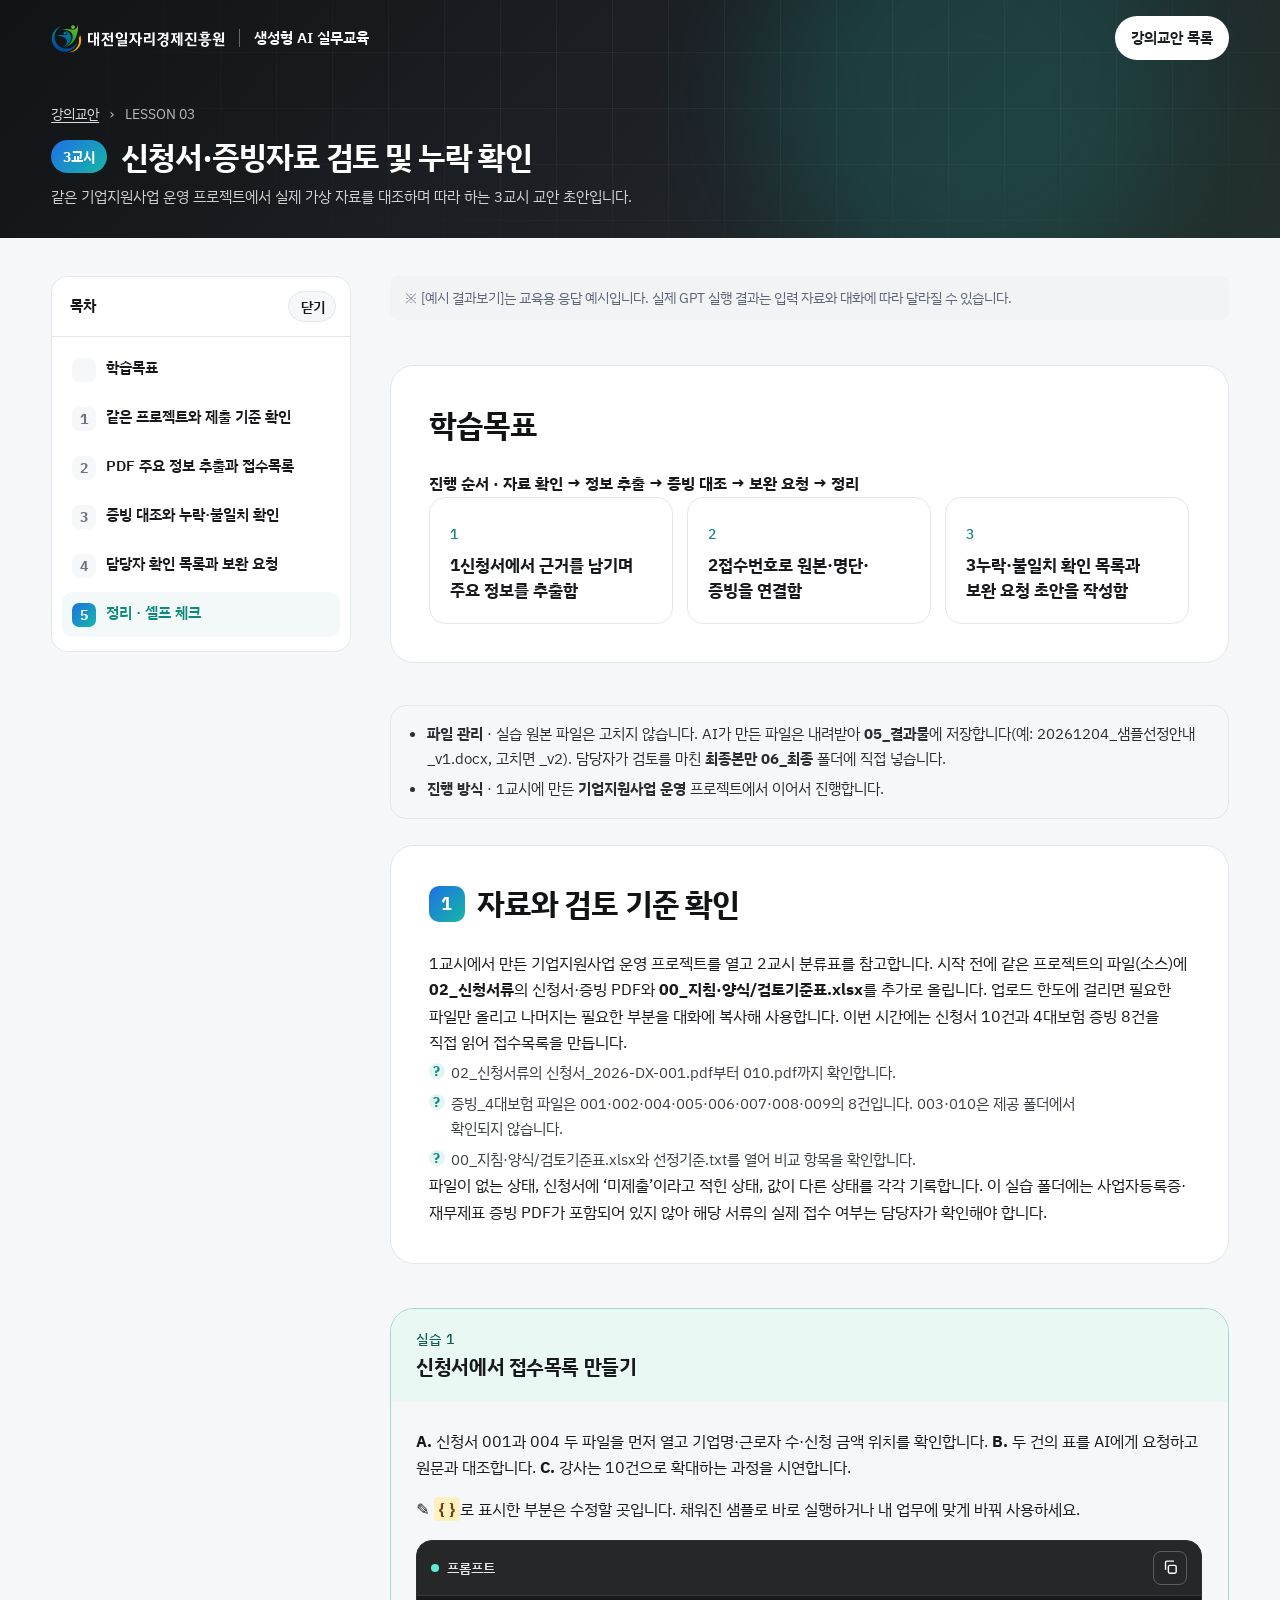
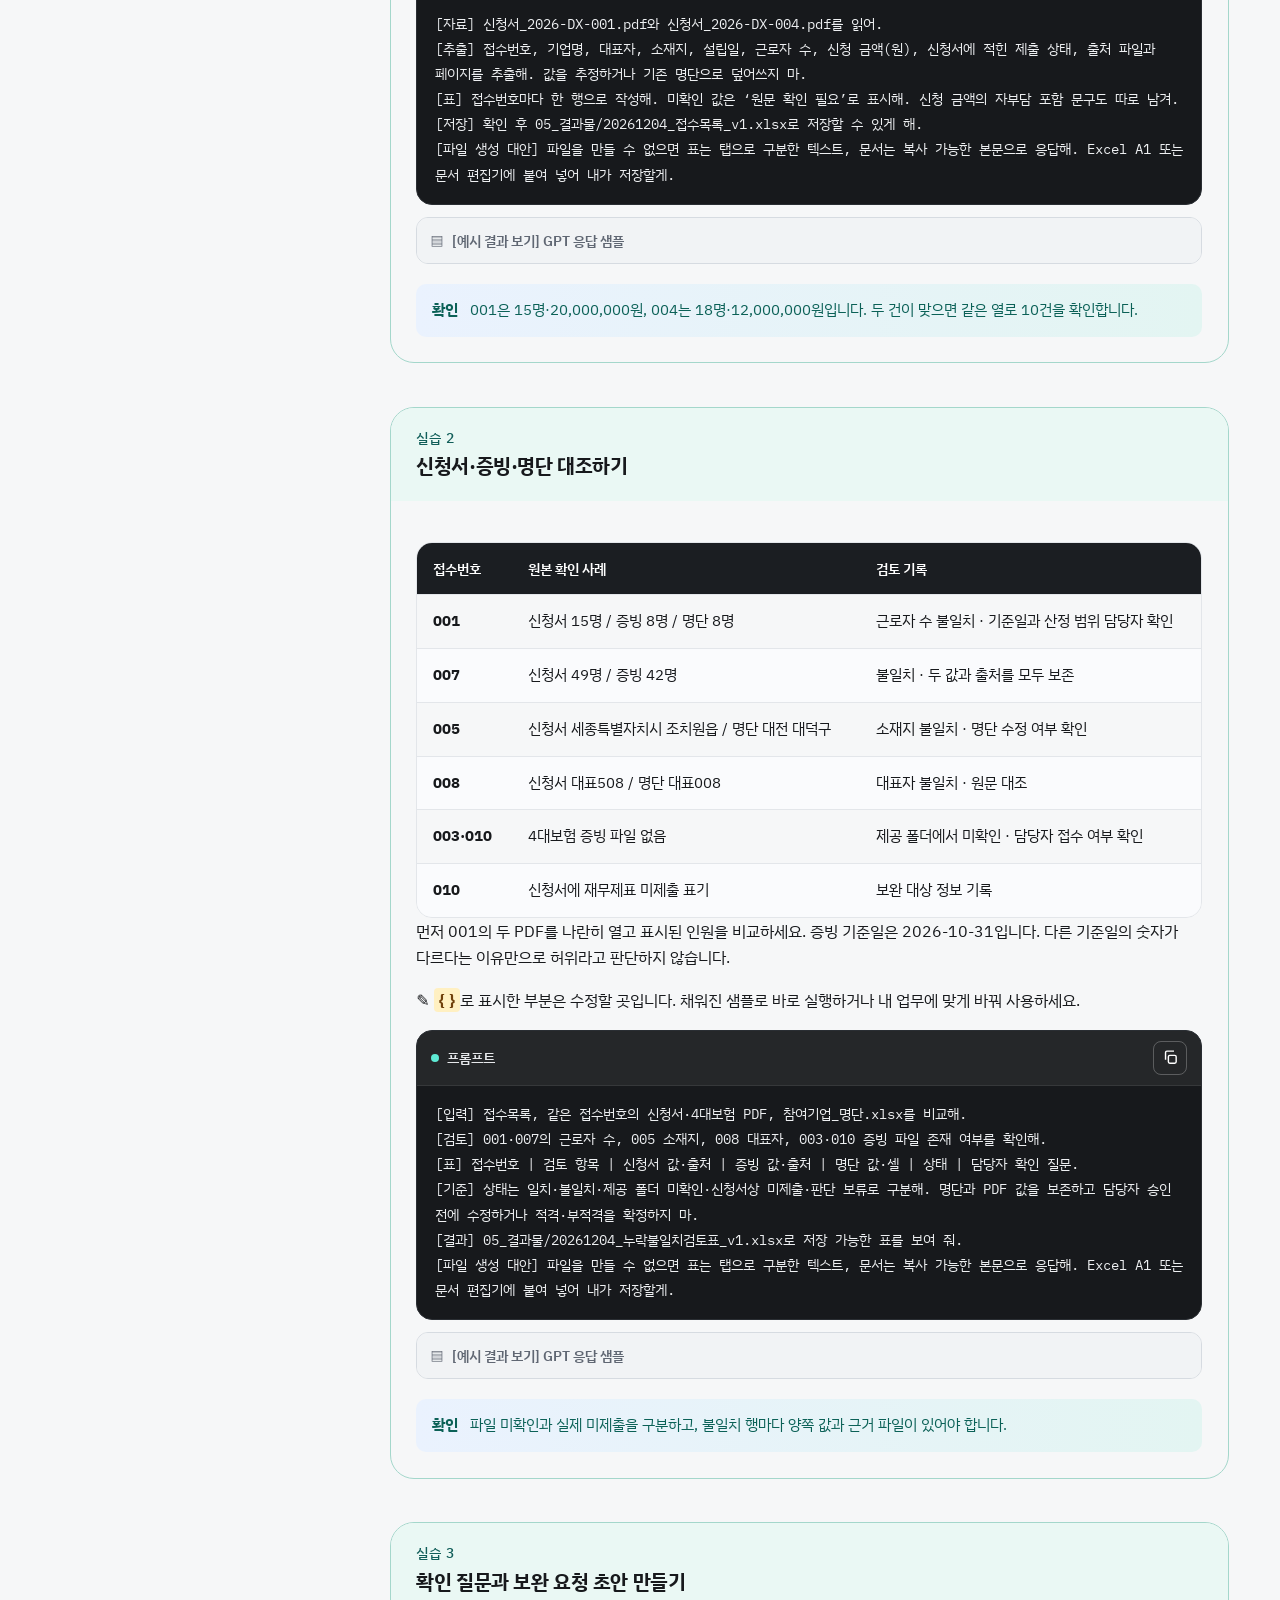
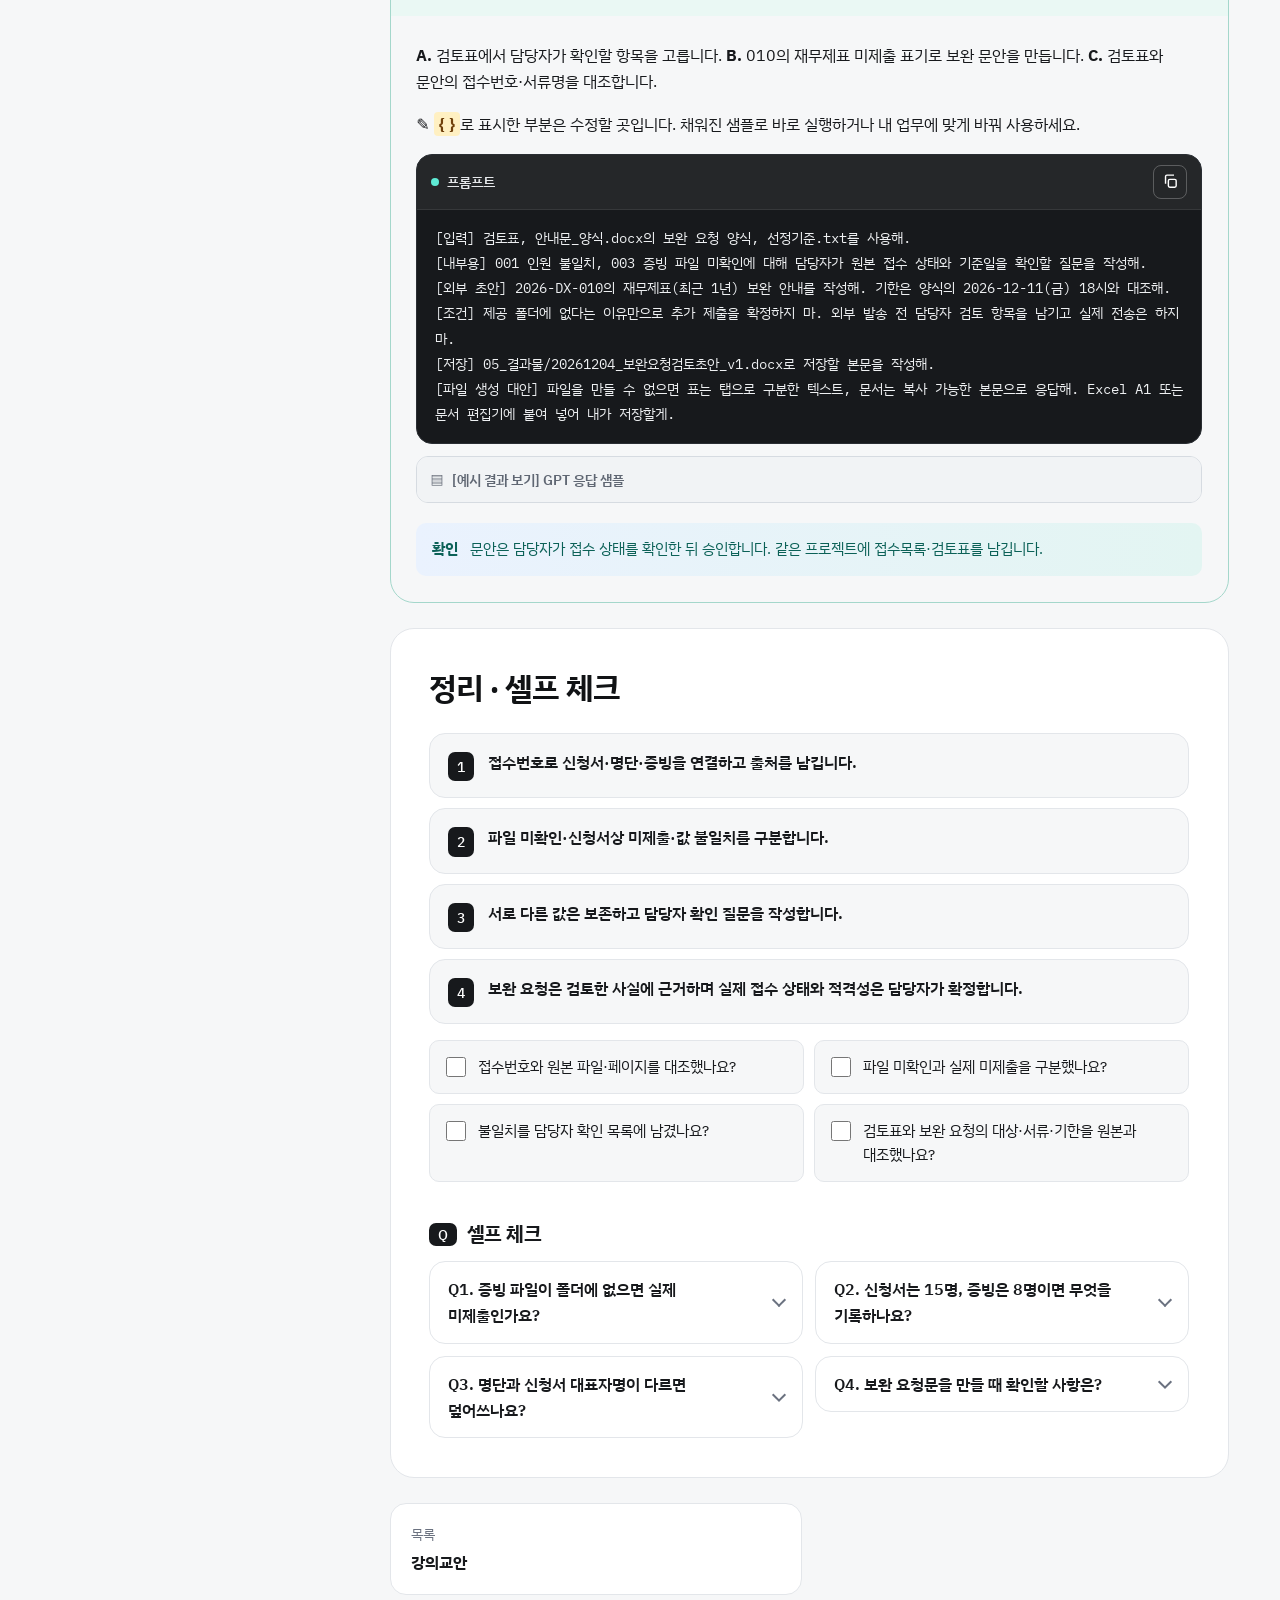
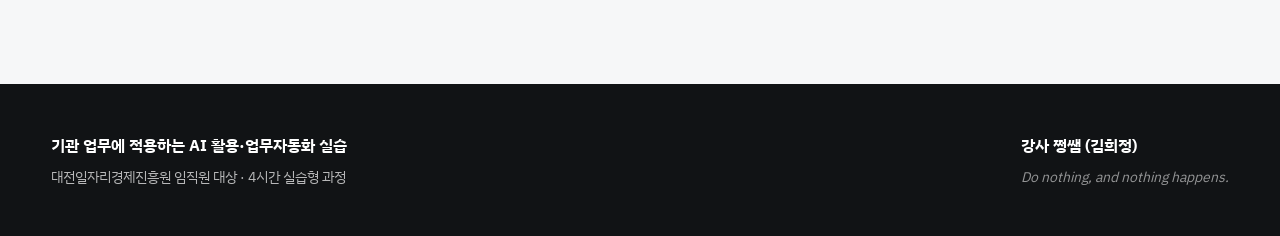
<file: pages/lesson-03.html>
<!DOCTYPE html>
<html lang="ko">
<head>
<meta charset="UTF-8">
<meta name="viewport" content="width=device-width, initial-scale=1">
<title>3교시 신청서·증빙자료 검토 및 누락 확인 | 생성형 AI 실무교육</title>
<meta name="description" content="신청서·증빙자료 검토 및 누락 확인 샘플 데이터 기반 시연·실습 교안 초안">
<link rel="preconnect" href="https://fonts.googleapis.com">
<link rel="preconnect" href="https://fonts.gstatic.com" crossorigin>
<link href="https://fonts.googleapis.com/css2?family=IBM+Plex+Sans+KR:wght@300;400;500;600;700&family=IBM+Plex+Mono:wght@400;500&display=swap" rel="stylesheet">
<link rel="stylesheet" href="../css/style.css">
<link rel="stylesheet" href="../css/lesson.css">
</head>
<body class="lesson-03">

<!-- ===================== 헤더 ===================== -->
<header class="header" id="header">
  <div class="container header-inner">
    <a href="../index.html" class="brand" aria-label="대전일자리경제진흥원 생성형 AI 실무교육 메인으로">
      <img class="logo logo-white" src="../asset/djbea/djbea-logo-white.png" alt="대전일자리경제진흥원" width="694" height="120">
      <img class="logo logo-color" src="../asset/djbea/djbea-logo.png" alt="" aria-hidden="true" width="694" height="120">
      <span class="brand-div" aria-hidden="true"></span>
      <span class="brand-text"><strong>생성형 AI 실무교육</strong></span>
    </a>
    <nav class="gnb" aria-label="주요 메뉴">
      <a href="../index.html#lesson-docs" class="gnb-cta">강의교안 목록</a>
    </nav>
  </div>
</header>

<main id="top">
<!-- ===================== 교안 히어로 (최소화) ===================== -->
<section class="l-hero is-compact" aria-labelledby="lessonTitle">
  <div class="hero-grid" aria-hidden="true"></div>
  <div class="orb orb-1" aria-hidden="true"></div>
  <div class="container">
    <p class="crumb"><a href="../index.html#lesson-docs">강의교안</a><span aria-hidden="true">›</span><span>LESSON 03</span></p>
    <div class="l-title-row">
      <span class="l-badge">3교시</span>
      <h1 id="lessonTitle">신청서·증빙자료 검토 및 누락 확인</h1>
    </div>
    <p class="l-hero-lead">같은 기업지원사업 운영 프로젝트에서 실제 가상 자료를 대조하며 따라 하는 3교시 교안 초안입니다.</p>
  </div>
</section>

<!-- ===================== 본문 ===================== -->
<div class="l-body">
  <div class="container l-layout">

    <!-- 목차 -->
<nav class="toc" id="toc" aria-label="목차"><div class="toc-top"><strong>목차</strong><button type="button" class="toc-toggle" id="tocToggle" aria-expanded="true" aria-controls="tocPanel"><span>닫기</span></button></div><div class="toc-panel" id="tocPanel"><ol class="toc-list"><li><a href="#l3-goal"><span></span><em>학습목표</em></a></li><li><a href="#l3-준비"><span>1</span><em>같은 프로젝트와 제출 기준 확인</em></a></li><li><a href="#l3-p1"><span>2</span><em>PDF 주요 정보 추출과 접수목록</em></a></li><li><a href="#l3-p2"><span>3</span><em>증빙 대조와 누락·불일치 확인</em></a></li><li><a href="#l3-p3"><span>4</span><em>담당자 확인 목록과 보완 요청</em></a></li><li><a href="#l3-wrap"><span>5</span><em>정리 · 셀프 체크</em></a></li></ol></div></nav><div class="l-main">
      <p class="prompt-common-notice">※ [예시 결과보기]는 교육용 응답 예시입니다. 실제 GPT 실행 결과는 입력 자료와 대화에 따라 달라질 수 있습니다.</p><section class="block" id="l3-goal"><div class="block-head"><div><h2>학습목표</h2></div></div><p><b>진행 순서 · 자료 확인 → 정보 추출 → 증빙 대조 → 보완 요청 → 정리</b></p><div class="goals"><div class="goal"><b><span class="tn gnum">1</span><span class="gt">신청서에서 근거를 남기며 주요 정보를 추출함</span></b></div><div class="goal"><b><span class="tn gnum">2</span><span class="gt">접수번호로 원본·명단·증빙을 연결함</span></b></div><div class="goal"><b><span class="tn gnum">3</span><span class="gt">누락·불일치 확인 목록과 보완 요청 초안을 작성함</span></b></div></div></section><div class="callout callout-info file-management-guide"><ul class="guide-bullets"><li><b>파일 관리</b> · 실습 원본 파일은 고치지 않습니다. AI가 만든 파일은 내려받아 <b>05_결과물</b>에 저장합니다(예: 20261204_샘플선정안내_v1.docx, 고치면 _v2). 담당자가 검토를 마친 <b>최종본만</b> <b>06_최종</b> 폴더에 직접 넣습니다.</li><li><b>진행 방식</b> · 1교시에 만든 <b>기업지원사업 운영</b> 프로젝트에서 이어서 진행합니다.</li></ul></div><section class="block" id="l3-준비"><div class="block-head"><div><span class="num">1</span><h2>자료와 검토 기준 확인</h2></div></div><p>1교시에서 만든 기업지원사업 운영 프로젝트를 열고 2교시 분류표를 참고합니다. 시작 전에 같은 프로젝트의 파일(소스)에 <b>02_신청서류</b>의 신청서·증빙 PDF와 <b>00_지침·양식/검토기준표.xlsx</b>를 추가로 올립니다. 업로드 한도에 걸리면 필요한 파일만 올리고 나머지는 필요한 부분을 대화에 복사해 사용합니다. 이번 시간에는 신청서 10건과 4대보험 증빙 8건을 직접 읽어 접수목록을 만듭니다.</p>
<ul class="check-points"><li>02_신청서류의 신청서_2026-DX-001.pdf부터 010.pdf까지 확인합니다.</li><li>증빙_4대보험 파일은 001·002·004·005·006·007·008·009의 8건입니다. 003·010은 제공 폴더에서 확인되지 않습니다.</li><li>00_지침·양식/검토기준표.xlsx와 선정기준.txt를 열어 비교 항목을 확인합니다.</li></ul>
<p>파일이 없는 상태, 신청서에 ‘미제출’이라고 적힌 상태, 값이 다른 상태를 각각 기록합니다. 이 실습 폴더에는 사업자등록증·재무제표 증빙 PDF가 포함되어 있지 않아 해당 서류의 실제 접수 여부는 담당자가 확인해야 합니다.</p></section><div class="lab" id="l3-p1"><div class="lab-head"><h3><small>실습 1</small>신청서에서 접수목록 만들기</h3></div><div class="lab-body"><p><b>A.</b> 신청서 001과 004 두 파일을 먼저 열고 기업명·근로자 수·신청 금액 위치를 확인합니다. <b>B.</b> 두 건의 표를 AI에게 요청하고 원문과 대조합니다. <b>C.</b> 강사는 10건으로 확대하는 과정을 시연합니다.</p><p class="prompt-edit-note">✎ <mark>{ }</mark>로 표시한 부분은 수정할 곳입니다. 채워진 샘플로 바로 실행하거나 내 업무에 맞게 바꿔 사용하세요.</p><div class="prompt-box"><div class="pb-head"><span class="pb-title">프롬프트</span><button type="button" class="copy-btn" aria-label="프롬프트 복사" title="복사"><svg class="ic-copy" viewBox="0 0 24 24" fill="none" stroke="currentColor" stroke-width="2" aria-hidden="true"><rect x="9" y="9" width="11" height="11" rx="2"/><path d="M5 15V5a2 2 0 012-2h10"/></svg><svg class="ic-done" viewBox="0 0 24 24" fill="none" stroke="currentColor" stroke-width="2.4" aria-hidden="true"><path d="M5 12l5 5 9-10"/></svg></button></div><pre>[자료] 신청서_2026-DX-001.pdf와 신청서_2026-DX-004.pdf를 읽어.
[추출] 접수번호, 기업명, 대표자, 소재지, 설립일, 근로자 수, 신청 금액(원), 신청서에 적힌 제출 상태, 출처 파일과 페이지를 추출해. 값을 추정하거나 기존 명단으로 덮어쓰지 마.
[표] 접수번호마다 한 행으로 작성해. 미확인 값은 ‘원문 확인 필요’로 표시해. 신청 금액의 자부담 포함 문구도 따로 남겨.
[저장] 확인 후 05_결과물/20261204_접수목록_v1.xlsx로 저장할 수 있게 해.
[파일 생성 대안] 파일을 만들 수 없으면 표는 탭으로 구분한 텍스트, 문서는 복사 가능한 본문으로 응답해. Excel A1 또는 문서 편집기에 붙여 넣어 내가 저장할게.</pre></div><details class="toggle prompt-result"><summary><span class="result-sample-heading"><span class="result-sample-icon" aria-hidden="true">▤</span><span>[예시 결과 보기] GPT 응답 샘플</span></span></summary><div class="tg-body"><p>2026-DX-001 · (주)이음테크 · 근로자 15명 · 신청 금액 20,000,000원<br>2026-DX-004 · (주)늘봄솔루션 · 근로자 18명 · 신청 금액 12,000,000원<br>출처: 각 접수번호의 신청서 PDF 1페이지.</p></div></details><div class="deliver"><b>확인</b> 001은 15명·20,000,000원, 004는 18명·12,000,000원입니다. 두 건이 맞으면 같은 열로 10건을 확인합니다.</div></div></div><div class="lab" id="l3-p2"><div class="lab-head"><h3><small>실습 2</small>신청서·증빙·명단 대조하기</h3></div><div class="lab-body"><table class="tbl"><thead><tr><th scope="col">접수번호</th><th scope="col">원본 확인 사례</th><th scope="col">검토 기록</th></tr></thead><tbody><tr><td data-label="접수번호">001</td><td data-label="원본 확인 사례">신청서 15명 / 증빙 8명 / 명단 8명</td><td data-label="검토 기록">근로자 수 불일치 · 기준일과 산정 범위 담당자 확인</td></tr><tr><td data-label="접수번호">007</td><td data-label="원본 확인 사례">신청서 49명 / 증빙 42명</td><td data-label="검토 기록">불일치 · 두 값과 출처를 모두 보존</td></tr><tr><td data-label="접수번호">005</td><td data-label="원본 확인 사례">신청서 세종특별자치시 조치원읍 / 명단 대전 대덕구</td><td data-label="검토 기록">소재지 불일치 · 명단 수정 여부 확인</td></tr><tr><td data-label="접수번호">008</td><td data-label="원본 확인 사례">신청서 대표508 / 명단 대표008</td><td data-label="검토 기록">대표자 불일치 · 원문 대조</td></tr><tr><td data-label="접수번호">003·010</td><td data-label="원본 확인 사례">4대보험 증빙 파일 없음</td><td data-label="검토 기록">제공 폴더에서 미확인 · 담당자 접수 여부 확인</td></tr><tr><td data-label="접수번호">010</td><td data-label="원본 확인 사례">신청서에 재무제표 미제출 표기</td><td data-label="검토 기록">보완 대상 정보 기록</td></tr></tbody></table><p>먼저 001의 두 PDF를 나란히 열고 표시된 인원을 비교하세요. 증빙 기준일은 2026-10-31입니다. 다른 기준일의 숫자가 다르다는 이유만으로 허위라고 판단하지 않습니다.</p><p class="prompt-edit-note">✎ <mark>{ }</mark>로 표시한 부분은 수정할 곳입니다. 채워진 샘플로 바로 실행하거나 내 업무에 맞게 바꿔 사용하세요.</p><div class="prompt-box"><div class="pb-head"><span class="pb-title">프롬프트</span><button type="button" class="copy-btn" aria-label="프롬프트 복사" title="복사"><svg class="ic-copy" viewBox="0 0 24 24" fill="none" stroke="currentColor" stroke-width="2" aria-hidden="true"><rect x="9" y="9" width="11" height="11" rx="2"/><path d="M5 15V5a2 2 0 012-2h10"/></svg><svg class="ic-done" viewBox="0 0 24 24" fill="none" stroke="currentColor" stroke-width="2.4" aria-hidden="true"><path d="M5 12l5 5 9-10"/></svg></button></div><pre>[입력] 접수목록, 같은 접수번호의 신청서·4대보험 PDF, 참여기업_명단.xlsx를 비교해.
[검토] 001·007의 근로자 수, 005 소재지, 008 대표자, 003·010 증빙 파일 존재 여부를 확인해.
[표] 접수번호 | 검토 항목 | 신청서 값·출처 | 증빙 값·출처 | 명단 값·셀 | 상태 | 담당자 확인 질문.
[기준] 상태는 일치·불일치·제공 폴더 미확인·신청서상 미제출·판단 보류로 구분해. 명단과 PDF 값을 보존하고 담당자 승인 전에 수정하거나 적격·부적격을 확정하지 마.
[결과] 05_결과물/20261204_누락불일치검토표_v1.xlsx로 저장 가능한 표를 보여 줘.
[파일 생성 대안] 파일을 만들 수 없으면 표는 탭으로 구분한 텍스트, 문서는 복사 가능한 본문으로 응답해. Excel A1 또는 문서 편집기에 붙여 넣어 내가 저장할게.</pre></div><details class="toggle prompt-result"><summary><span class="result-sample-heading"><span class="result-sample-icon" aria-hidden="true">▤</span><span>[예시 결과 보기] GPT 응답 샘플</span></span></summary><div class="tg-body"><p>2026-DX-001 · 신청서 15명 / 증빙 8명 / 불일치<br>2026-DX-007 · 신청서 49명 / 증빙 42명 / 불일치<br>담당자 확인: 기준일과 산정 범위 확인 후 처리.<br>003·010 증빙은 제공 폴더에서 미확인.</p></div></details><div class="deliver"><b>확인</b> 파일 미확인과 실제 미제출을 구분하고, 불일치 행마다 양쪽 값과 근거 파일이 있어야 합니다.</div></div></div><div class="lab" id="l3-p3"><div class="lab-head"><h3><small>실습 3</small>확인 질문과 보완 요청 초안 만들기</h3></div><div class="lab-body"><p><b>A.</b> 검토표에서 담당자가 확인할 항목을 고릅니다. <b>B.</b> 010의 재무제표 미제출 표기로 보완 문안을 만듭니다. <b>C.</b> 검토표와 문안의 접수번호·서류명을 대조합니다.</p><p class="prompt-edit-note">✎ <mark>{ }</mark>로 표시한 부분은 수정할 곳입니다. 채워진 샘플로 바로 실행하거나 내 업무에 맞게 바꿔 사용하세요.</p><div class="prompt-box"><div class="pb-head"><span class="pb-title">프롬프트</span><button type="button" class="copy-btn" aria-label="프롬프트 복사" title="복사"><svg class="ic-copy" viewBox="0 0 24 24" fill="none" stroke="currentColor" stroke-width="2" aria-hidden="true"><rect x="9" y="9" width="11" height="11" rx="2"/><path d="M5 15V5a2 2 0 012-2h10"/></svg><svg class="ic-done" viewBox="0 0 24 24" fill="none" stroke="currentColor" stroke-width="2.4" aria-hidden="true"><path d="M5 12l5 5 9-10"/></svg></button></div><pre>[입력] 검토표, 안내문_양식.docx의 보완 요청 양식, 선정기준.txt를 사용해.
[내부용] 001 인원 불일치, 003 증빙 파일 미확인에 대해 담당자가 원본 접수 상태와 기준일을 확인할 질문을 작성해.
[외부 초안] 2026-DX-010의 재무제표(최근 1년) 보완 안내를 작성해. 기한은 양식의 2026-12-11(금) 18시와 대조해.
[조건] 제공 폴더에 없다는 이유만으로 추가 제출을 확정하지 마. 외부 발송 전 담당자 검토 항목을 남기고 실제 전송은 하지 마.
[저장] 05_결과물/20261204_보완요청검토초안_v1.docx로 저장할 본문을 작성해.
[파일 생성 대안] 파일을 만들 수 없으면 표는 탭으로 구분한 텍스트, 문서는 복사 가능한 본문으로 응답해. Excel A1 또는 문서 편집기에 붙여 넣어 내가 저장할게.</pre></div><details class="toggle prompt-result"><summary><span class="result-sample-heading"><span class="result-sample-icon" aria-hidden="true">▤</span><span>[예시 결과 보기] GPT 응답 샘플</span></span></summary><div class="tg-body"><p>귀사((주)라온물산, 접수번호 2026-DX-010)의 재무제표(최근 1년)가 확인되지 않아 보완을 요청드립니다.<br>2026년 12월 11일(금) 18시까지 이메일로 제출해 주시기 바랍니다.<br>발송 전 담당자 접수 상태 확인이 필요합니다.</p></div></details><div class="deliver"><b>확인</b> 문안은 담당자가 접수 상태를 확인한 뒤 승인합니다. 같은 프로젝트에 접수목록·검토표를 남깁니다.</div></div></div><section class="block" id="l3-wrap"><div class="block-head"><div><h2>정리 · 셀프 체크</h2></div></div><div class="takeaways"><div class="ta"><b>1</b><p>접수번호로 신청서·명단·증빙을 연결하고 출처를 남깁니다.</p></div><div class="ta"><b>2</b><p>파일 미확인·신청서상 미제출·값 불일치를 구분합니다.</p></div><div class="ta"><b>3</b><p>서로 다른 값은 보존하고 담당자 확인 질문을 작성합니다.</p></div><div class="ta"><b>4</b><p>보완 요청은 검토한 사실에 근거하며 실제 접수 상태와 적격성은 담당자가 확정합니다.</p></div></div><div class="checklist"><div class="check"><input type="checkbox" id="l3-check-1"><label for="l3-check-1">접수번호와 원본 파일·페이지를 대조했나요?</label></div><div class="check"><input type="checkbox" id="l3-check-2"><label for="l3-check-2">파일 미확인과 실제 미제출을 구분했나요?</label></div><div class="check"><input type="checkbox" id="l3-check-3"><label for="l3-check-3">불일치를 담당자 확인 목록에 남겼나요?</label></div><div class="check"><input type="checkbox" id="l3-check-final"><label for="l3-check-final">검토표와 보완 요청의 대상·서류·기한을 원본과 대조했나요?</label></div></div><div class="sub"><h3><i>Q</i>셀프 체크</h3><div class="faq-grid"><details class="toggle"><summary>Q1. 증빙 파일이 폴더에 없으면 실제 미제출인가요?</summary><div class="tg-body">제공 폴더에서 미확인으로 표시하고 담당자에게 실제 접수 상태를 확인합니다.</div></details><details class="toggle"><summary>Q2. 신청서는 15명, 증빙은 8명이면 무엇을 기록하나요?</summary><div class="tg-body">양쪽 값·파일·페이지와 기준일을 남기고 담당자에게 산정 범위와 기준일을 확인합니다.</div></details><details class="toggle"><summary>Q3. 명단과 신청서 대표자명이 다르면 덮어쓰나요?</summary><div class="tg-body">두 값과 출처를 보존하고 확인 목록에 남깁니다. 담당자가 정정 여부를 결정합니다.</div></details><details class="toggle"><summary>Q4. 보완 요청문을 만들 때 확인할 사항은?</summary><div class="tg-body">기업 ID·누락 서류·기한·제출 방법을 대조하고 담당자 검토 후 발송합니다.</div></details></div></div></section><nav class="pager" aria-label="교안 이동"><a class="pg" href="../index.html#lesson-docs"><small>목록</small><b>강의교안</b></a></nav></div></div></div></main>

<footer class="footer">
  <div class="container footer-inner">
    <div>
      <strong>기관 업무에 적용하는 AI 활용·업무자동화 실습</strong>
      대전일자리경제진흥원 임직원 대상 · 4시간 실습형 과정
    </div>
    <div>
      <strong>강사 쩡쌤 (김희정)</strong>
      <span class="motto">Do nothing, and nothing happens.</span>
    </div>
  </div>
</footer>

<button type="button" class="to-top" id="toTop" aria-label="맨 위로 이동">
  <svg viewBox="0 0 24 24" fill="none" stroke="currentColor" stroke-width="2.2" aria-hidden="true"><path d="M12 19V5M6 11l6-6 6 6"/></svg>
  <span>TOP</span>
</button>

<script src="../js/lesson.js" defer></script>
</body>
</html>
</file>
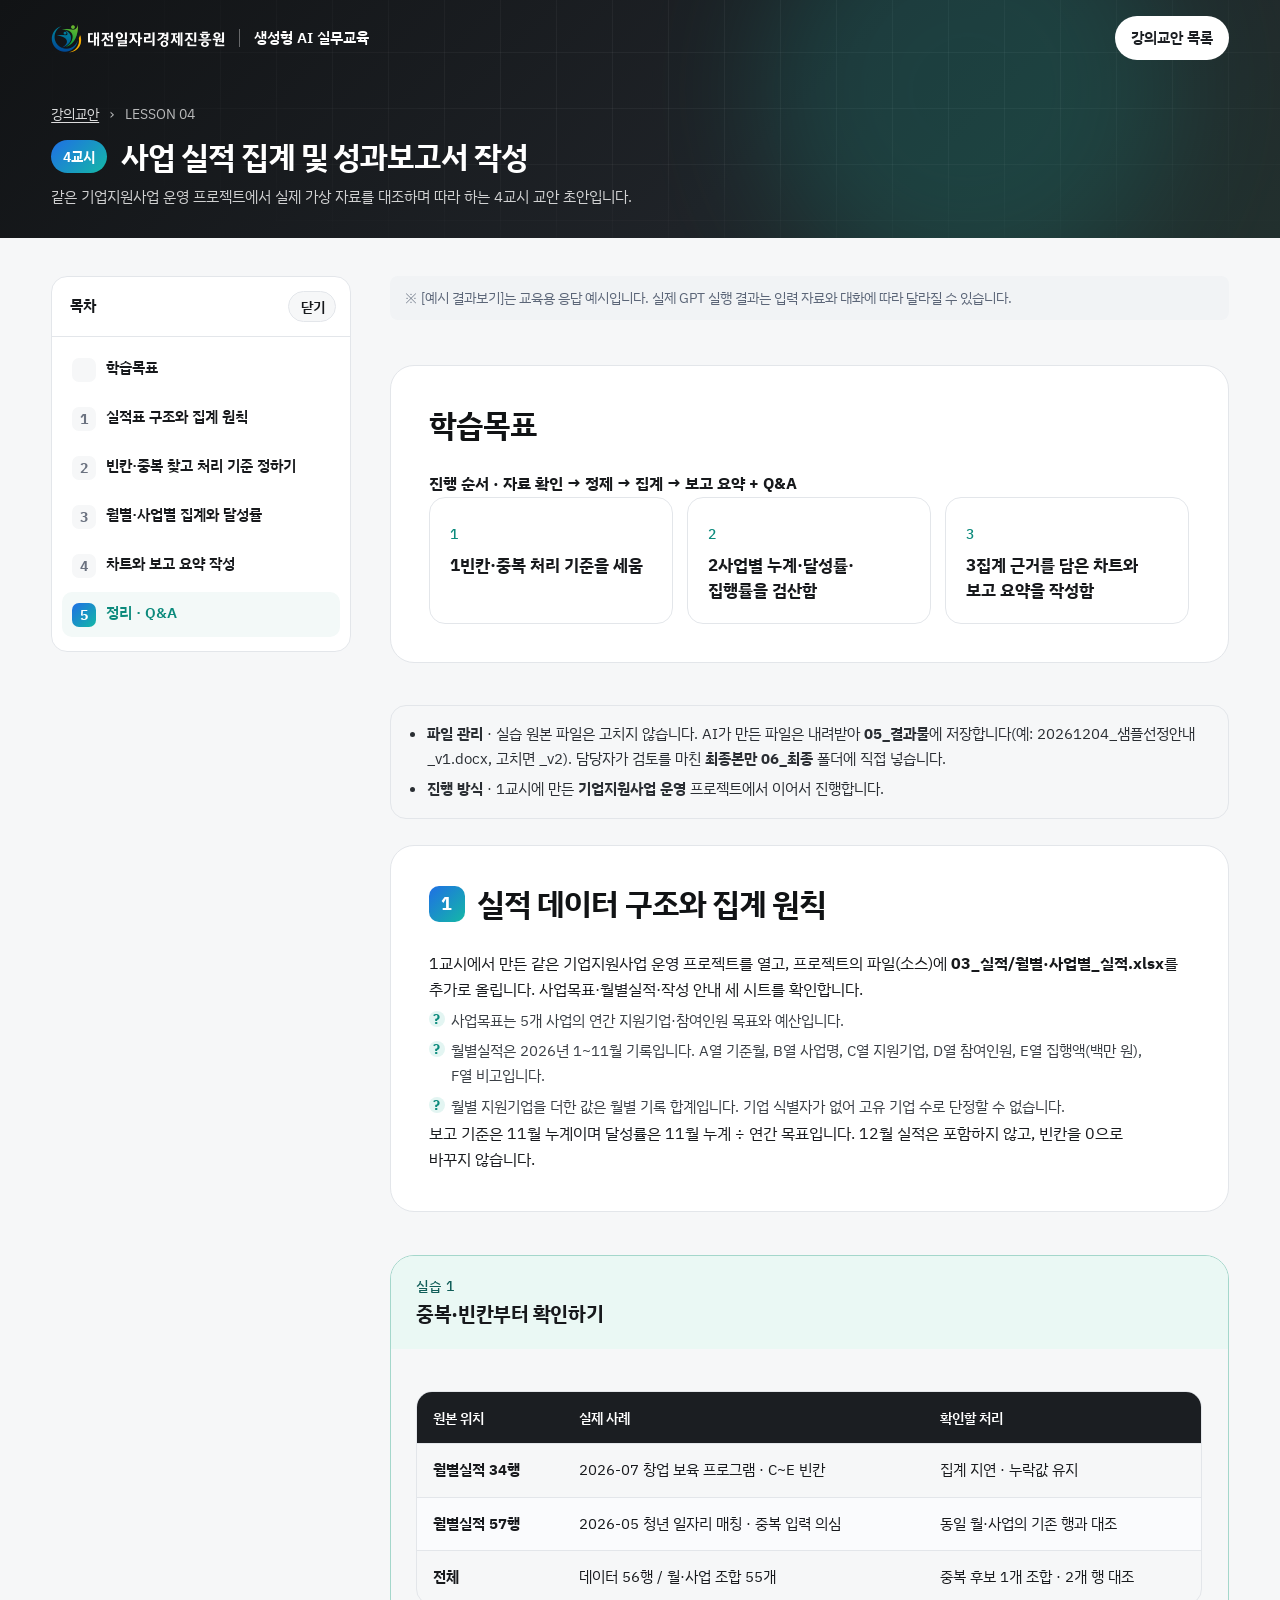
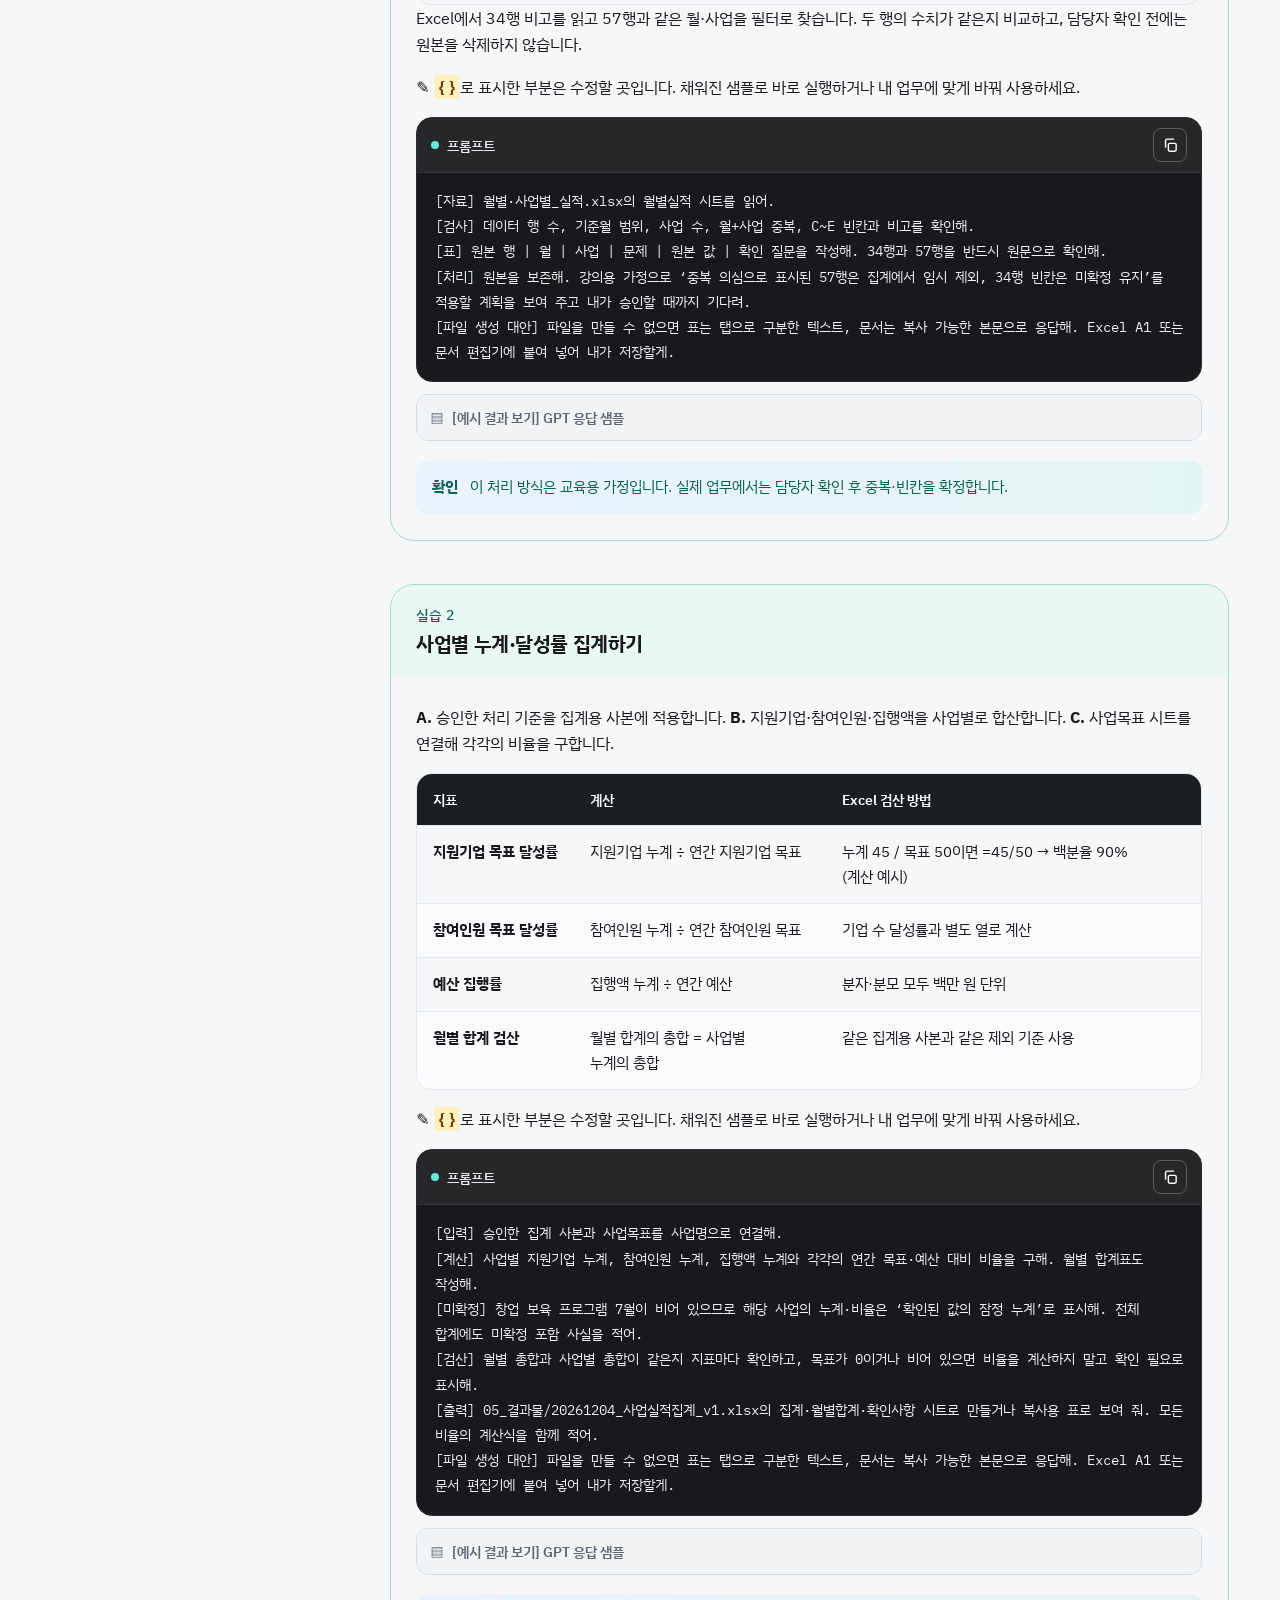
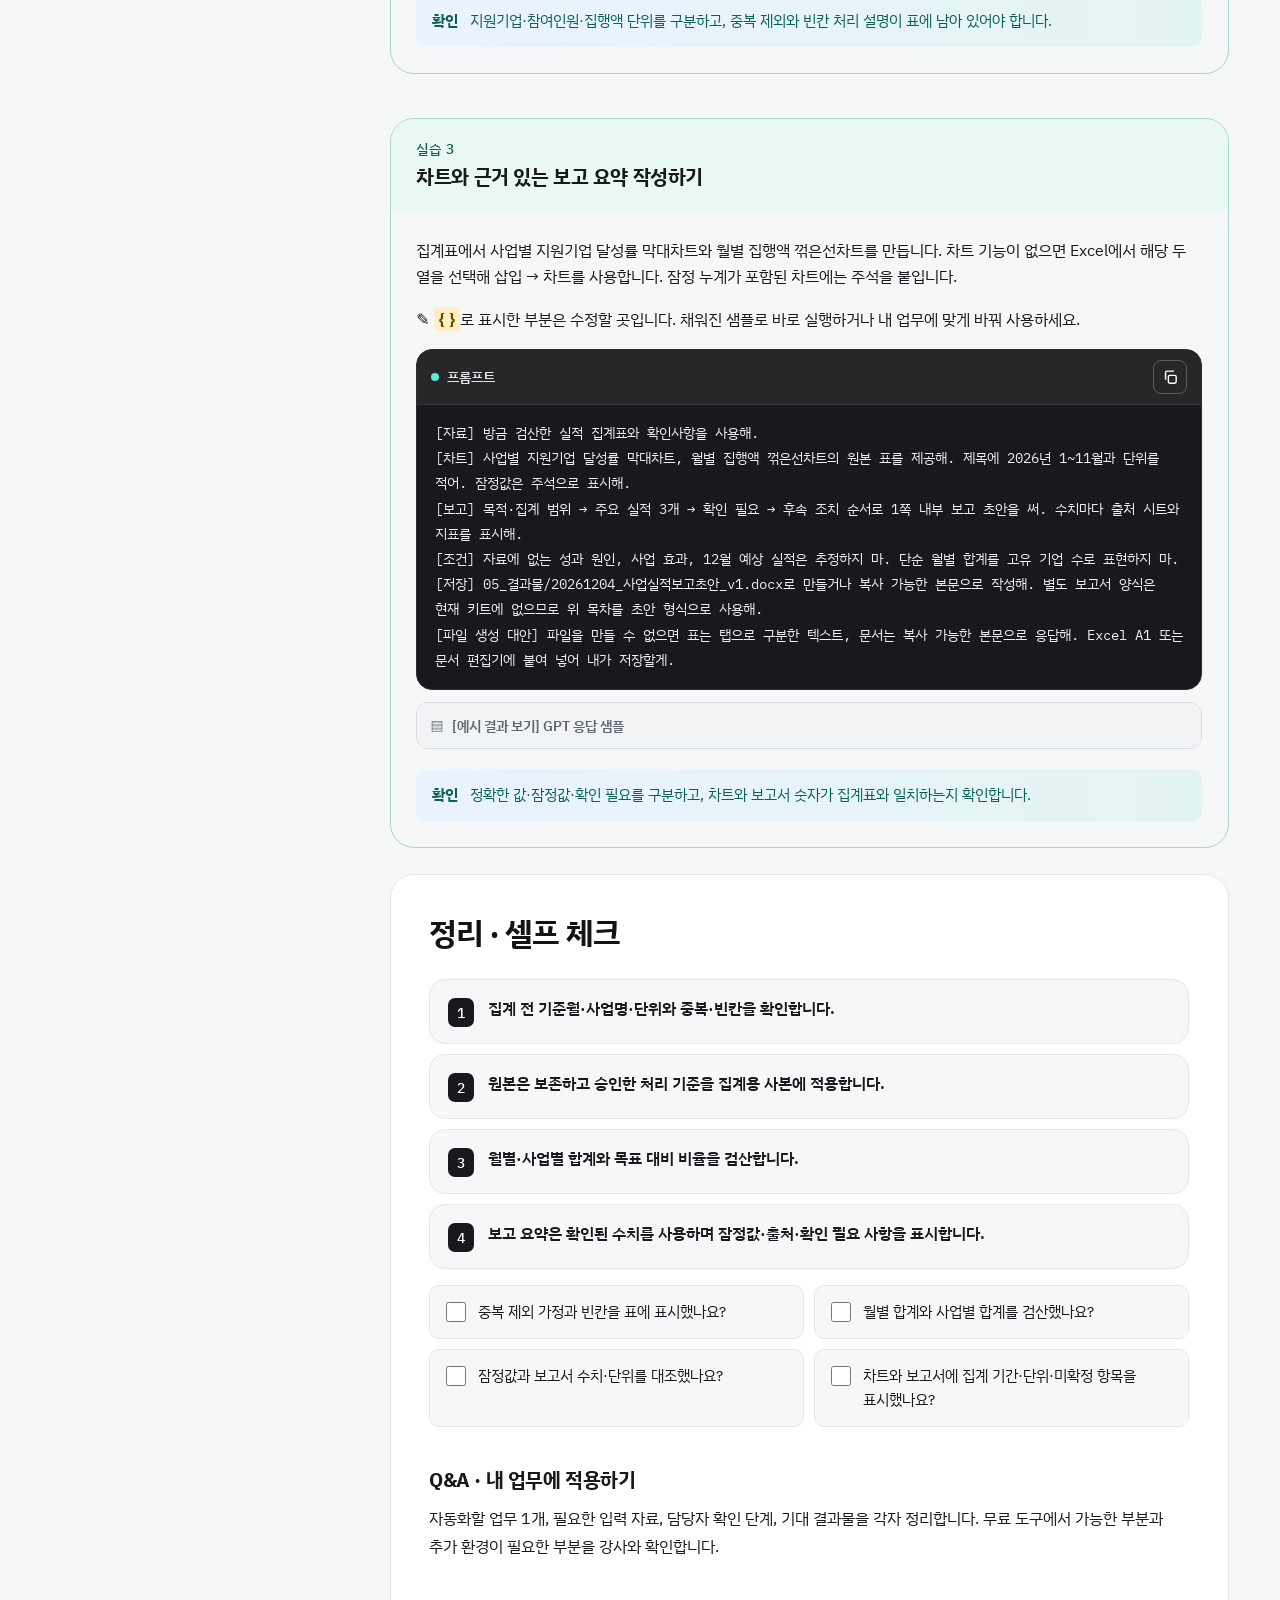
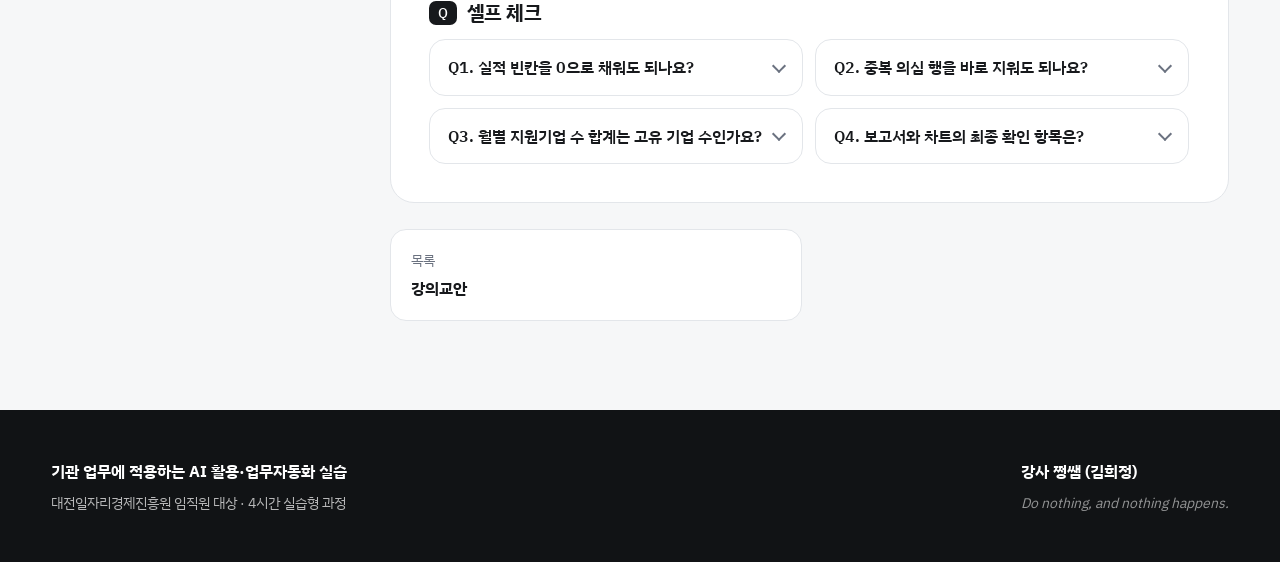
<file: pages/lesson-04.html>
<!DOCTYPE html>
<html lang="ko">
<head>
<meta charset="UTF-8">
<meta name="viewport" content="width=device-width, initial-scale=1">
<title>4교시 사업 실적 집계 및 성과보고서 작성 | 생성형 AI 실무교육</title>
<meta name="description" content="사업 실적 집계 및 성과보고서 작성 샘플 데이터 기반 시연·실습 교안 초안">
<link rel="preconnect" href="https://fonts.googleapis.com">
<link rel="preconnect" href="https://fonts.gstatic.com" crossorigin>
<link href="https://fonts.googleapis.com/css2?family=IBM+Plex+Sans+KR:wght@300;400;500;600;700&family=IBM+Plex+Mono:wght@400;500&display=swap" rel="stylesheet">
<link rel="stylesheet" href="../css/style.css">
<link rel="stylesheet" href="../css/lesson.css">
</head>
<body class="lesson-04">

<!-- ===================== 헤더 ===================== -->
<header class="header" id="header">
  <div class="container header-inner">
    <a href="../index.html" class="brand" aria-label="대전일자리경제진흥원 생성형 AI 실무교육 메인으로">
      <img class="logo logo-white" src="../asset/djbea/djbea-logo-white.png" alt="대전일자리경제진흥원" width="694" height="120">
      <img class="logo logo-color" src="../asset/djbea/djbea-logo.png" alt="" aria-hidden="true" width="694" height="120">
      <span class="brand-div" aria-hidden="true"></span>
      <span class="brand-text"><strong>생성형 AI 실무교육</strong></span>
    </a>
    <nav class="gnb" aria-label="주요 메뉴">
      <a href="../index.html#lesson-docs" class="gnb-cta">강의교안 목록</a>
    </nav>
  </div>
</header>

<main id="top">
<!-- ===================== 교안 히어로 (최소화) ===================== -->
<section class="l-hero is-compact" aria-labelledby="lessonTitle">
  <div class="hero-grid" aria-hidden="true"></div>
  <div class="orb orb-1" aria-hidden="true"></div>
  <div class="container">
    <p class="crumb"><a href="../index.html#lesson-docs">강의교안</a><span aria-hidden="true">›</span><span>LESSON 04</span></p>
    <div class="l-title-row">
      <span class="l-badge">4교시</span>
      <h1 id="lessonTitle">사업 실적 집계 및 성과보고서 작성</h1>
    </div>
    <p class="l-hero-lead">같은 기업지원사업 운영 프로젝트에서 실제 가상 자료를 대조하며 따라 하는 4교시 교안 초안입니다.</p>
  </div>
</section>

<!-- ===================== 본문 ===================== -->
<div class="l-body">
  <div class="container l-layout">

    <!-- 목차 -->
<nav class="toc" id="toc" aria-label="목차"><div class="toc-top"><strong>목차</strong><button type="button" class="toc-toggle" id="tocToggle" aria-expanded="true" aria-controls="tocPanel"><span>닫기</span></button></div><div class="toc-panel" id="tocPanel"><ol class="toc-list"><li><a href="#l4-goal"><span></span><em>학습목표</em></a></li><li><a href="#l4-준비"><span>1</span><em>실적표 구조와 집계 원칙</em></a></li><li><a href="#l4-p1"><span>2</span><em>빈칸·중복 찾고 처리 기준 정하기</em></a></li><li><a href="#l4-p2"><span>3</span><em>월별·사업별 집계와 달성률</em></a></li><li><a href="#l4-p3"><span>4</span><em>차트와 보고 요약 작성</em></a></li><li><a href="#l4-wrap"><span>5</span><em>정리 · Q&A</em></a></li></ol></div></nav><div class="l-main">
      <p class="prompt-common-notice">※ [예시 결과보기]는 교육용 응답 예시입니다. 실제 GPT 실행 결과는 입력 자료와 대화에 따라 달라질 수 있습니다.</p><section class="block" id="l4-goal"><div class="block-head"><div><h2>학습목표</h2></div></div><p><b>진행 순서 · 자료 확인 → 정제 → 집계 → 보고 요약 + Q&A</b></p><div class="goals"><div class="goal"><b><span class="tn gnum">1</span><span class="gt">빈칸·중복 처리 기준을 세움</span></b></div><div class="goal"><b><span class="tn gnum">2</span><span class="gt">사업별 누계·달성률·집행률을 검산함</span></b></div><div class="goal"><b><span class="tn gnum">3</span><span class="gt">집계 근거를 담은 차트와 보고 요약을 작성함</span></b></div></div></section><div class="callout callout-info file-management-guide"><ul class="guide-bullets"><li><b>파일 관리</b> · 실습 원본 파일은 고치지 않습니다. AI가 만든 파일은 내려받아 <b>05_결과물</b>에 저장합니다(예: 20261204_샘플선정안내_v1.docx, 고치면 _v2). 담당자가 검토를 마친 <b>최종본만</b> <b>06_최종</b> 폴더에 직접 넣습니다.</li><li><b>진행 방식</b> · 1교시에 만든 <b>기업지원사업 운영</b> 프로젝트에서 이어서 진행합니다.</li></ul></div><section class="block" id="l4-준비"><div class="block-head"><div><span class="num">1</span><h2>실적 데이터 구조와 집계 원칙</h2></div></div><p>1교시에서 만든 같은 기업지원사업 운영 프로젝트를 열고, 프로젝트의 파일(소스)에 <b>03_실적/월별·사업별_실적.xlsx</b>를 추가로 올립니다. 사업목표·월별실적·작성 안내 세 시트를 확인합니다.</p>
<ul class="check-points"><li>사업목표는 5개 사업의 연간 지원기업·참여인원 목표와 예산입니다.</li><li>월별실적은 2026년 1~11월 기록입니다. A열 기준월, B열 사업명, C열 지원기업, D열 참여인원, E열 집행액(백만 원), F열 비고입니다.</li><li>월별 지원기업을 더한 값은 월별 기록 합계입니다. 기업 식별자가 없어 고유 기업 수로 단정할 수 없습니다.</li></ul>
<p>보고 기준은 11월 누계이며 달성률은 11월 누계 ÷ 연간 목표입니다. 12월 실적은 포함하지 않고, 빈칸을 0으로 바꾸지 않습니다.</p></section><div class="lab" id="l4-p1"><div class="lab-head"><h3><small>실습 1</small>중복·빈칸부터 확인하기</h3></div><div class="lab-body"><table class="tbl"><thead><tr><th scope="col">원본 위치</th><th scope="col">실제 사례</th><th scope="col">확인할 처리</th></tr></thead><tbody><tr><td data-label="원본 위치">월별실적 34행</td><td data-label="실제 사례">2026-07 창업 보육 프로그램 · C~E 빈칸</td><td data-label="확인할 처리">집계 지연 · 누락값 유지</td></tr><tr><td data-label="원본 위치">월별실적 57행</td><td data-label="실제 사례">2026-05 청년 일자리 매칭 · 중복 입력 의심</td><td data-label="확인할 처리">동일 월·사업의 기존 행과 대조</td></tr><tr><td data-label="원본 위치">전체</td><td data-label="실제 사례">데이터 56행 / 월·사업 조합 55개</td><td data-label="확인할 처리">중복 후보 1개 조합 · 2개 행 대조</td></tr></tbody></table><p>Excel에서 34행 비고를 읽고 57행과 같은 월·사업을 필터로 찾습니다. 두 행의 수치가 같은지 비교하고, 담당자 확인 전에는 원본을 삭제하지 않습니다.</p><p class="prompt-edit-note">✎ <mark>{ }</mark>로 표시한 부분은 수정할 곳입니다. 채워진 샘플로 바로 실행하거나 내 업무에 맞게 바꿔 사용하세요.</p><div class="prompt-box"><div class="pb-head"><span class="pb-title">프롬프트</span><button type="button" class="copy-btn" aria-label="프롬프트 복사" title="복사"><svg class="ic-copy" viewBox="0 0 24 24" fill="none" stroke="currentColor" stroke-width="2" aria-hidden="true"><rect x="9" y="9" width="11" height="11" rx="2"/><path d="M5 15V5a2 2 0 012-2h10"/></svg><svg class="ic-done" viewBox="0 0 24 24" fill="none" stroke="currentColor" stroke-width="2.4" aria-hidden="true"><path d="M5 12l5 5 9-10"/></svg></button></div><pre>[자료] 월별·사업별_실적.xlsx의 월별실적 시트를 읽어.
[검사] 데이터 행 수, 기준월 범위, 사업 수, 월+사업 중복, C~E 빈칸과 비고를 확인해.
[표] 원본 행 | 월 | 사업 | 문제 | 원본 값 | 확인 질문을 작성해. 34행과 57행을 반드시 원문으로 확인해.
[처리] 원본을 보존해. 강의용 가정으로 ‘중복 의심으로 표시된 57행은 집계에서 임시 제외, 34행 빈칸은 미확정 유지’를 적용할 계획을 보여 주고 내가 승인할 때까지 기다려.
[파일 생성 대안] 파일을 만들 수 없으면 표는 탭으로 구분한 텍스트, 문서는 복사 가능한 본문으로 응답해. Excel A1 또는 문서 편집기에 붙여 넣어 내가 저장할게.</pre></div><details class="toggle prompt-result"><summary><span class="result-sample-heading"><span class="result-sample-icon" aria-hidden="true">▤</span><span>[예시 결과 보기] GPT 응답 샘플</span></span></summary><div class="tg-body"><p>34행: 2026-07 창업 보육 프로그램의 수치 빈칸. 집계 지연으로 확인 필요.<br>57행: 2026-05 청년 일자리 매칭 중복 의심. 기존 행과 대조 필요.<br>원본 보존 후 제시한 교육용 처리 가정을 승인받겠습니다.</p></div></details><div class="deliver"><b>확인</b> 이 처리 방식은 교육용 가정입니다. 실제 업무에서는 담당자 확인 후 중복·빈칸을 확정합니다.</div></div></div><div class="lab" id="l4-p2"><div class="lab-head"><h3><small>실습 2</small>사업별 누계·달성률 집계하기</h3></div><div class="lab-body"><p><b>A.</b> 승인한 처리 기준을 집계용 사본에 적용합니다. <b>B.</b> 지원기업·참여인원·집행액을 사업별로 합산합니다. <b>C.</b> 사업목표 시트를 연결해 각각의 비율을 구합니다.</p><table class="tbl"><thead><tr><th scope="col">지표</th><th scope="col">계산</th><th scope="col">Excel 검산 방법</th></tr></thead><tbody><tr><td data-label="지표">지원기업 목표 달성률</td><td data-label="계산">지원기업 누계 ÷ 연간 지원기업 목표</td><td data-label="Excel 검산 방법">누계 45 / 목표 50이면 =45/50 → 백분율 90% (계산 예시)</td></tr><tr><td data-label="지표">참여인원 목표 달성률</td><td data-label="계산">참여인원 누계 ÷ 연간 참여인원 목표</td><td data-label="Excel 검산 방법">기업 수 달성률과 별도 열로 계산</td></tr><tr><td data-label="지표">예산 집행률</td><td data-label="계산">집행액 누계 ÷ 연간 예산</td><td data-label="Excel 검산 방법">분자·분모 모두 백만 원 단위</td></tr><tr><td data-label="지표">월별 합계 검산</td><td data-label="계산">월별 합계의 총합 = 사업별 누계의 총합</td><td data-label="Excel 검산 방법">같은 집계용 사본과 같은 제외 기준 사용</td></tr></tbody></table><p class="prompt-edit-note">✎ <mark>{ }</mark>로 표시한 부분은 수정할 곳입니다. 채워진 샘플로 바로 실행하거나 내 업무에 맞게 바꿔 사용하세요.</p><div class="prompt-box"><div class="pb-head"><span class="pb-title">프롬프트</span><button type="button" class="copy-btn" aria-label="프롬프트 복사" title="복사"><svg class="ic-copy" viewBox="0 0 24 24" fill="none" stroke="currentColor" stroke-width="2" aria-hidden="true"><rect x="9" y="9" width="11" height="11" rx="2"/><path d="M5 15V5a2 2 0 012-2h10"/></svg><svg class="ic-done" viewBox="0 0 24 24" fill="none" stroke="currentColor" stroke-width="2.4" aria-hidden="true"><path d="M5 12l5 5 9-10"/></svg></button></div><pre>[입력] 승인한 집계 사본과 사업목표를 사업명으로 연결해.
[계산] 사업별 지원기업 누계, 참여인원 누계, 집행액 누계와 각각의 연간 목표·예산 대비 비율을 구해. 월별 합계표도 작성해.
[미확정] 창업 보육 프로그램 7월이 비어 있으므로 해당 사업의 누계·비율은 ‘확인된 값의 잠정 누계’로 표시해. 전체 합계에도 미확정 포함 사실을 적어.
[검산] 월별 총합과 사업별 총합이 같은지 지표마다 확인하고, 목표가 0이거나 비어 있으면 비율을 계산하지 말고 확인 필요로 표시해.
[출력] 05_결과물/20261204_사업실적집계_v1.xlsx의 집계·월별합계·확인사항 시트로 만들거나 복사용 표로 보여 줘. 모든 비율의 계산식을 함께 적어.
[파일 생성 대안] 파일을 만들 수 없으면 표는 탭으로 구분한 텍스트, 문서는 복사 가능한 본문으로 응답해. Excel A1 또는 문서 편집기에 붙여 넣어 내가 저장할게.</pre></div><details class="toggle prompt-result"><summary><span class="result-sample-heading"><span class="result-sample-icon" aria-hidden="true">▤</span><span>[예시 결과 보기] GPT 응답 샘플</span></span></summary><div class="tg-body"><p>지원기업 누계·참여인원 누계·집행액 누계와 각각의 연간 목표를 연결합니다.<br>창업 보육 프로그램은 7월 빈칸 때문에 확인된 값의 잠정 누계로 표시합니다.<br>월별 합계와 사업별 합계를 같은 기준으로 검산합니다.</p></div></details><div class="deliver"><b>확인</b> 지원기업·참여인원·집행액 단위를 구분하고, 중복 제외와 빈칸 처리 설명이 표에 남아 있어야 합니다.</div></div></div><div class="lab" id="l4-p3"><div class="lab-head"><h3><small>실습 3</small>차트와 근거 있는 보고 요약 작성하기</h3></div><div class="lab-body"><p>집계표에서 사업별 지원기업 달성률 막대차트와 월별 집행액 꺾은선차트를 만듭니다. 차트 기능이 없으면 Excel에서 해당 두 열을 선택해 삽입 → 차트를 사용합니다. 잠정 누계가 포함된 차트에는 주석을 붙입니다.</p><p class="prompt-edit-note">✎ <mark>{ }</mark>로 표시한 부분은 수정할 곳입니다. 채워진 샘플로 바로 실행하거나 내 업무에 맞게 바꿔 사용하세요.</p><div class="prompt-box"><div class="pb-head"><span class="pb-title">프롬프트</span><button type="button" class="copy-btn" aria-label="프롬프트 복사" title="복사"><svg class="ic-copy" viewBox="0 0 24 24" fill="none" stroke="currentColor" stroke-width="2" aria-hidden="true"><rect x="9" y="9" width="11" height="11" rx="2"/><path d="M5 15V5a2 2 0 012-2h10"/></svg><svg class="ic-done" viewBox="0 0 24 24" fill="none" stroke="currentColor" stroke-width="2.4" aria-hidden="true"><path d="M5 12l5 5 9-10"/></svg></button></div><pre>[자료] 방금 검산한 실적 집계표와 확인사항을 사용해.
[차트] 사업별 지원기업 달성률 막대차트, 월별 집행액 꺾은선차트의 원본 표를 제공해. 제목에 2026년 1~11월과 단위를 적어. 잠정값은 주석으로 표시해.
[보고] 목적·집계 범위 → 주요 실적 3개 → 확인 필요 → 후속 조치 순서로 1쪽 내부 보고 초안을 써. 수치마다 출처 시트와 지표를 표시해.
[조건] 자료에 없는 성과 원인, 사업 효과, 12월 예상 실적은 추정하지 마. 단순 월별 합계를 고유 기업 수로 표현하지 마.
[저장] 05_결과물/20261204_사업실적보고초안_v1.docx로 만들거나 복사 가능한 본문으로 작성해. 별도 보고서 양식은 현재 키트에 없으므로 위 목차를 초안 형식으로 사용해.
[파일 생성 대안] 파일을 만들 수 없으면 표는 탭으로 구분한 텍스트, 문서는 복사 가능한 본문으로 응답해. Excel A1 또는 문서 편집기에 붙여 넣어 내가 저장할게.</pre></div><details class="toggle prompt-result"><summary><span class="result-sample-heading"><span class="result-sample-icon" aria-hidden="true">▤</span><span>[예시 결과 보기] GPT 응답 샘플</span></span></summary><div class="tg-body"><p>보고 범위: 2026년 1~11월.<br>확인 필요: 중복 의심 행 처리와 창업 보육 프로그램 7월 실적.<br>후속 조치: 담당자 확인 후 잠정 누계·차트·보고 수치를 함께 갱신.</p></div></details><div class="deliver"><b>확인</b> 정확한 값·잠정값·확인 필요를 구분하고, 차트와 보고서 숫자가 집계표와 일치하는지 확인합니다.</div></div></div><section class="block" id="l4-wrap"><div class="block-head"><div><h2>정리 · 셀프 체크</h2></div></div><div class="takeaways"><div class="ta"><b>1</b><p>집계 전 기준월·사업명·단위와 중복·빈칸을 확인합니다.</p></div><div class="ta"><b>2</b><p>원본은 보존하고 승인한 처리 기준을 집계용 사본에 적용합니다.</p></div><div class="ta"><b>3</b><p>월별·사업별 합계와 목표 대비 비율을 검산합니다.</p></div><div class="ta"><b>4</b><p>보고 요약은 확인된 수치를 사용하며 잠정값·출처·확인 필요 사항을 표시합니다.</p></div></div><div class="checklist"><div class="check"><input type="checkbox" id="l4-check-1"><label for="l4-check-1">중복 제외 가정과 빈칸을 표에 표시했나요?</label></div><div class="check"><input type="checkbox" id="l4-check-2"><label for="l4-check-2">월별 합계와 사업별 합계를 검산했나요?</label></div><div class="check"><input type="checkbox" id="l4-check-3"><label for="l4-check-3">잠정값과 보고서 수치·단위를 대조했나요?</label></div><div class="check"><input type="checkbox" id="l4-check-final"><label for="l4-check-final">차트와 보고서에 집계 기간·단위·미확정 항목을 표시했나요?</label></div></div><div class="sub"><h3>Q&A · 내 업무에 적용하기</h3><p>자동화할 업무 1개, 필요한 입력 자료, 담당자 확인 단계, 기대 결과물을 각자 정리합니다. 무료 도구에서 가능한 부분과 추가 환경이 필요한 부분을 강사와 확인합니다.</p></div><div class="sub"><h3><i>Q</i>셀프 체크</h3><div class="faq-grid"><details class="toggle"><summary>Q1. 실적 빈칸을 0으로 채워도 되나요?</summary><div class="tg-body">미확정 상태로 보존합니다. 해당 누계와 비율은 잠정값임을 표시합니다.</div></details><details class="toggle"><summary>Q2. 중복 의심 행을 바로 지워도 되나요?</summary><div class="tg-body">동일 월·사업의 원본 값을 대조하고 처리 기준을 확인합니다. 원본은 보존합니다.</div></details><details class="toggle"><summary>Q3. 월별 지원기업 수 합계는 고유 기업 수인가요?</summary><div class="tg-body">기업 식별자와 중복 검증이 없어 고유 기업 수로 단정할 수 없습니다. 월별 기록 합계로 표현합니다.</div></details><details class="toggle"><summary>Q4. 보고서와 차트의 최종 확인 항목은?</summary><div class="tg-body">집계표와 수치·단위·기간이 같은지 확인하고 잠정값·제외 기준·근거를 표시합니다.</div></details></div></div></section><nav class="pager" aria-label="교안 이동"><a class="pg" href="../index.html#lesson-docs"><small>목록</small><b>강의교안</b></a></nav></div></div></div></main>

<footer class="footer">
  <div class="container footer-inner">
    <div>
      <strong>기관 업무에 적용하는 AI 활용·업무자동화 실습</strong>
      대전일자리경제진흥원 임직원 대상 · 4시간 실습형 과정
    </div>
    <div>
      <strong>강사 쩡쌤 (김희정)</strong>
      <span class="motto">Do nothing, and nothing happens.</span>
    </div>
  </div>
</footer>

<button type="button" class="to-top" id="toTop" aria-label="맨 위로 이동">
  <svg viewBox="0 0 24 24" fill="none" stroke="currentColor" stroke-width="2.2" aria-hidden="true"><path d="M12 19V5M6 11l6-6 6 6"/></svg>
  <span>TOP</span>
</button>

<script src="../js/lesson.js" defer></script>
</body>
</html>
</file>
<file: css/style.css>
/* 타이틀 전용 디스플레이 폰트 (Pretendard, 로컬 호스팅 — 강의장 네트워크 영향 최소화) */
@font-face{font-family:'Pretendard';font-weight:800;font-style:normal;font-display:swap;src:url('../asset/fonts/Pretendard-ExtraBold.woff2') format('woff2')}
@font-face{font-family:'Pretendard';font-weight:900;font-style:normal;font-display:swap;src:url('../asset/fonts/Pretendard-Black.woff2') format('woff2')}

/* =========================================================
   디자인 토큰 — 공공기관 톤(신뢰의 네이비·블루 + 성장의 그린)
   ========================================================= */
:root{
  --navy-900:#071a3d;
  --navy-800:#0b2556;
  --navy-700:#123272;
  --blue-600:#0a5bd3;
  --blue-500:#1f74ea;
  --blue-100:#e7f0fd;
  --blue-50:#f3f7fe;
  --green-500:#12a88a;
  --green-100:#e3f6f1;
  --amber-500:#f2a516;
  --ink-900:#121826;
  --ink-700:#344054;
  --ink-500:#5b6577;
  --line:#e3e8ef;
  --bg:#ffffff;
  --bg-soft:#f6f8fb;
  --radius-lg:24px;
  --radius-md:16px;
  --radius-sm:10px;
  --shadow:0 10px 30px rgba(11,37,86,.08);
  --container:1600px; /* 실제 콘텐츠 폭 기준 (좌우 여백 별도) */
  --gutter:clamp(16px,4vw,64px);
  --font:'IBM Plex Sans KR',system-ui,-apple-system,'Apple SD Gothic Neo','Malgun Gothic',sans-serif;
  --mono:'IBM Plex Mono',ui-monospace,monospace;
}

/* ---------- 기본 리셋 ---------- */
*,*::before,*::after{box-sizing:border-box}
html{scroll-behavior:smooth;-webkit-text-size-adjust:100%}
body{
  margin:0;font-family:var(--font);font-size:16px;line-height:1.65;
  color:var(--ink-900);background:var(--bg);
  word-break:keep-all;overflow-wrap:anywhere; /* 한글 줄바꿈 + 긴 단어 넘침 방지 */
  overflow-x:hidden;
}
img,svg{max-width:100%;display:block}
a{color:inherit;text-decoration:none}
button{font-family:inherit}
h1,h2,h3,h4,p{margin:0}
ul,ol{margin:0;padding:0;list-style:none}
.container{width:100%;max-width:calc(var(--container) + var(--gutter) * 2);margin:0 auto;padding:0 var(--gutter)}
.sr-only{position:absolute;width:1px;height:1px;overflow:hidden;clip:rect(0 0 0 0);white-space:nowrap}
:focus-visible{outline:3px solid var(--amber-500);outline-offset:3px;border-radius:6px}

/* ---------- 공통 타이포 ---------- */
.eyebrow{
  display:inline-flex;align-items:center;gap:8px;
  font-size:14px;font-weight:600;letter-spacing:.08em;color:var(--blue-600);text-transform:uppercase;
}
.eyebrow::before{content:"";width:22px;height:2px;background:currentColor;border-radius:2px}
.section{padding:clamp(72px,9vw,128px) 0}
.section-head{display:flex;flex-wrap:wrap;align-items:flex-end;justify-content:space-between;gap:24px;margin-bottom:clamp(36px,4vw,56px)}
.section-head h2{font-size:clamp(28px,3.2vw,44px);line-height:1.3;font-weight:700;letter-spacing:-.02em;margin-top:12px}
.section-head p{font-size:clamp(15px,1.2vw,18px);color:var(--ink-500);max-width:560px}

/* =========================================================
   헤더
   ========================================================= */
.header{
  position:fixed;inset:0 0 auto 0;z-index:50;
  transition:background .3s,box-shadow .3s,border-color .3s;
  border-bottom:1px solid transparent;
}
.header.is-scrolled{background:rgba(255,255,255,.92);backdrop-filter:blur(12px);-webkit-backdrop-filter:blur(12px);border-color:var(--line)}
.header-inner{height:76px;display:flex;align-items:center;justify-content:space-between;gap:16px}
.brand{display:flex;align-items:center;gap:12px;min-width:0}
.brand-mark{
  flex:none;width:40px;height:40px;border-radius:12px;
  background:linear-gradient(135deg,var(--blue-500),var(--green-500));
  display:grid;place-items:center;color:#fff;font-weight:700;font-size:15px;
}
.brand-text{min-width:0;line-height:1.3}
.brand-text strong{display:block;font-size:16px;font-weight:700;color:#fff;white-space:nowrap;overflow:hidden;text-overflow:ellipsis;transition:color .3s}
.brand-text span{display:block;font-size:14px;color:rgba(255,255,255,.72);white-space:nowrap;overflow:hidden;text-overflow:ellipsis;transition:color .3s}
.header.is-scrolled .brand-text strong{color:var(--ink-900)}
.header.is-scrolled .brand-text span{color:var(--ink-500)}

.gnb{display:flex;align-items:center;gap:6px}
.gnb a{
  font-size:15px;font-weight:500;color:rgba(255,255,255,.86);
  padding:10px 16px;border-radius:999px;transition:background .2s,color .2s;
}
.gnb a:hover{background:rgba(255,255,255,.12);color:#fff}
.header.is-scrolled .gnb a{color:var(--ink-700)}
.header.is-scrolled .gnb a:hover{background:var(--blue-50);color:var(--blue-600)}
.gnb .gnb-cta{background:#fff;color:var(--navy-800);font-weight:600;margin-left:8px}
.gnb .gnb-cta:hover{background:var(--blue-100);color:var(--navy-800)}
.header.is-scrolled .gnb .gnb-cta{background:var(--blue-600);color:#fff}
.header.is-scrolled .gnb .gnb-cta:hover{background:var(--navy-700);color:#fff}

.menu-btn{
  display:none;flex:none;width:44px;height:44px;border-radius:12px;border:1px solid rgba(255,255,255,.3);
  background:transparent;cursor:pointer;position:relative;
}
.menu-btn span{position:absolute;left:12px;right:12px;height:2px;background:#fff;border-radius:2px;transition:transform .3s,opacity .3s,background .3s}
.menu-btn span:nth-child(1){top:15px}.menu-btn span:nth-child(2){top:21px}.menu-btn span:nth-child(3){top:27px}
.header.is-scrolled .menu-btn{border-color:var(--line)}
.header.is-scrolled .menu-btn span{background:var(--ink-900)}
.menu-open .menu-btn span:nth-child(1){transform:translateY(6px) rotate(45deg)}
.menu-open .menu-btn span:nth-child(2){opacity:0}
.menu-open .menu-btn span:nth-child(3){transform:translateY(-6px) rotate(-45deg)}

/* 모바일 메뉴 패널 */
.m-nav{
  position:fixed;inset:76px 0 auto 0;z-index:49;background:#fff;border-bottom:1px solid var(--line);
  padding:12px var(--gutter) 24px;box-shadow:var(--shadow);
  transform:translateY(-12px);opacity:0;visibility:hidden;transition:.25s;
}
.menu-open .m-nav{transform:none;opacity:1;visibility:visible}
.m-nav a{display:block;padding:14px 4px;font-size:17px;font-weight:600;border-bottom:1px solid var(--line)}
.m-nav a:last-child{border:0;margin-top:12px;text-align:center;background:var(--blue-600);color:#fff;border-radius:12px}

/* =========================================================
   히어로 (모션)
   ========================================================= */
.hero{
  position:relative;overflow:hidden;color:#fff;
  background:radial-gradient(120% 90% at 85% 10%,#16489e 0%,var(--navy-800) 45%,var(--navy-900) 100%);
  padding:calc(76px + clamp(48px,7vw,96px)) 0 clamp(56px,7vw,96px);
  isolation:isolate;
}
/* 움직이는 그리드 배경 */
.hero-grid{
  position:absolute;inset:-60px;z-index:-2;
  background-image:linear-gradient(rgba(255,255,255,.06) 1px,transparent 1px),linear-gradient(90deg,rgba(255,255,255,.06) 1px,transparent 1px);
  background-size:56px 56px;
  mask-image:radial-gradient(70% 70% at 60% 40%,#000 30%,transparent 80%);
  -webkit-mask-image:radial-gradient(70% 70% at 60% 40%,#000 30%,transparent 80%);
  animation:gridMove 18s linear infinite;
}
@keyframes gridMove{to{transform:translate(56px,56px)}}
/* 떠다니는 빛 */
.orb{position:absolute;border-radius:50%;filter:blur(60px);z-index:-1;opacity:.55}
.orb-1{width:420px;height:420px;background:#1f74ea;top:-120px;right:8%;animation:float1 14s ease-in-out infinite}
.orb-2{width:320px;height:320px;background:#12a88a;bottom:-120px;left:30%;animation:float2 16s ease-in-out infinite;opacity:.4}
.orb-3{width:220px;height:220px;background:#5aa2ff;top:30%;left:-80px;animation:float1 12s ease-in-out infinite reverse;opacity:.35}
@keyframes float1{50%{transform:translate(-40px,40px) scale(1.08)}}
@keyframes float2{50%{transform:translate(50px,-30px) scale(.94)}}

.hero-inner{display:grid;grid-template-columns:minmax(0,1.15fr) minmax(0,.85fr);gap:clamp(32px,4vw,72px);align-items:center}
.hero-badge{
  display:inline-flex;flex-wrap:wrap;align-items:center;gap:10px;
  padding:8px 16px 8px 8px;border-radius:999px;background:rgba(255,255,255,.08);border:1px solid rgba(255,255,255,.16);
  font-size:14px;color:rgba(255,255,255,.88);
}
.hero-badge b{background:var(--green-500);color:#fff;padding:4px 10px;border-radius:999px;font-weight:600;font-size:14px}
.hero h1{
  margin-top:24px;font-size:clamp(32px,4.4vw,66px);line-height:1.22;font-weight:700;letter-spacing:-.03em;
}
.hero h1 .hl{
  background:linear-gradient(90deg,#8fc3ff,#6ee7c8);-webkit-background-clip:text;background-clip:text;color:transparent;
}
.hero-lead{margin-top:20px;font-size:clamp(16px,1.3vw,20px);color:rgba(255,255,255,.78);max-width:640px}
.hero-actions{display:flex;flex-wrap:wrap;gap:12px;margin-top:32px}
.btn{
  display:inline-flex;align-items:center;justify-content:center;gap:8px;min-height:52px;padding:0 26px;
  border-radius:14px;font-size:16px;font-weight:600;transition:transform .2s,background .2s,box-shadow .2s;
}
.btn:hover{transform:translateY(-2px)}
.btn-primary{background:#fff;color:var(--navy-800);box-shadow:0 10px 24px rgba(0,0,0,.2)}
.btn-ghost{border:1px solid rgba(255,255,255,.3);color:#fff}
.btn-ghost:hover{background:rgba(255,255,255,.08)}
.btn svg{width:18px;height:18px}

/* 강의 안내 정보 카드 */
.hero-info{
  margin-top:clamp(36px,4vw,52px);display:grid;grid-template-columns:repeat(4,minmax(0,1fr));gap:12px;
}
.info-item{
  padding:18px 18px;border-radius:var(--radius-md);background:rgba(255,255,255,.06);border:1px solid rgba(255,255,255,.12);
  min-width:0;
}
.info-item dt{font-size:14px;color:rgba(255,255,255,.62)}
.info-item dd{margin:6px 0 0;font-size:clamp(16px,1.15vw,18px);font-weight:600;line-height:1.4}

/* 히어로 우측 — AI 워크플로 콘솔 */
.console{
  position:relative;border-radius:var(--radius-lg);background:rgba(8,22,52,.72);border:1px solid rgba(255,255,255,.14);
  box-shadow:0 30px 80px rgba(0,0,0,.35);backdrop-filter:blur(10px);-webkit-backdrop-filter:blur(10px);
  overflow:hidden;min-width:0;
}
.console-bar{display:flex;align-items:center;gap:8px;padding:14px 18px;border-bottom:1px solid rgba(255,255,255,.1)}
.console-bar i{width:11px;height:11px;border-radius:50%;background:#ffffff33}
.console-bar i:nth-child(1){background:#ff6b6b}.console-bar i:nth-child(2){background:#ffc542}.console-bar i:nth-child(3){background:#3ddc97}
.console-bar span{margin-left:8px;font-family:var(--mono);font-size:14px;color:rgba(255,255,255,.6);white-space:nowrap;overflow:hidden;text-overflow:ellipsis}
.console-body{padding:clamp(18px,2vw,28px)}
.prompt{
  font-family:var(--mono);font-size:14px;line-height:1.7;color:#cfe2ff;background:rgba(255,255,255,.05);
  border-radius:var(--radius-sm);padding:14px 16px;min-height:5.4em;
}
.prompt .tag{color:#6ee7c8}
.caret{display:inline-block;width:8px;height:1.1em;background:#6ee7c8;vertical-align:-3px;margin-left:2px;animation:blink 1s steps(1) infinite}
@keyframes blink{50%{opacity:0}}

.flow{margin-top:20px;display:grid;gap:10px;position:relative}
.flow::before{ /* 세로 연결선 */
  content:"";position:absolute;left:31px;top:22px;bottom:22px;width:2px;background:rgba(255,255,255,.12);
}
.flow-step{
  position:relative;display:flex;align-items:center;gap:14px;padding:10px 14px 10px 10px;border-radius:14px;
  border:1px solid transparent;transition:background .4s,border-color .4s;min-width:0;
}
.flow-step .num{
  flex:none;width:24px;height:24px;margin:0 0 0 0;border-radius:50%;display:grid;place-items:center;
  font-size:14px;font-weight:600;background:#20345e;color:rgba(255,255,255,.7);transition:.4s;position:relative;z-index:1;
  box-shadow:0 0 0 6px rgba(8,22,52,1);margin-left:10px;
}
.flow-step .txt{min-width:0;flex:1}
.flow-step .txt strong{display:block;font-size:15px;font-weight:600;color:rgba(255,255,255,.75);transition:.4s}
.flow-step .txt small{display:block;font-size:14px;color:rgba(255,255,255,.5)}
.flow-step .state{flex:none;font-size:14px;font-family:var(--mono);color:rgba(255,255,255,.35);transition:.4s}
.flow-step.is-active{background:rgba(31,116,234,.18);border-color:rgba(143,195,255,.35)}
.flow-step.is-active .num{background:var(--blue-500);color:#fff}
.flow-step.is-active .txt strong{color:#fff}
.flow-step.is-active .state{color:#8fc3ff}
.flow-step.is-done .num{background:var(--green-500);color:#fff}
.flow-step.is-done .state{color:#6ee7c8}
.console-foot{
  display:flex;flex-wrap:wrap;justify-content:space-between;gap:8px 16px;margin-top:18px;padding-top:16px;border-top:1px dashed rgba(255,255,255,.14);
  font-size:14px;color:rgba(255,255,255,.6);
}
.console-foot b{color:#6ee7c8;font-weight:600}
.progress{height:6px;border-radius:6px;background:rgba(255,255,255,.1);overflow:hidden;margin-top:14px}
.progress i{display:block;height:100%;width:0;background:linear-gradient(90deg,var(--blue-500),var(--green-500));transition:width .6s ease}

/* 등장 모션 */
.reveal{opacity:0;transform:translateY(24px);transition:opacity .8s cubic-bezier(.2,.7,.2,1),transform .8s cubic-bezier(.2,.7,.2,1)}
.reveal.is-in{opacity:1;transform:none}
.d1{transition-delay:.08s}.d2{transition-delay:.16s}.d3{transition-delay:.24s}.d4{transition-delay:.32s}.d5{transition-delay:.4s}

/* 스크롤 안내 */
.scroll-cue{margin-top:clamp(40px,5vw,64px);display:flex;align-items:center;gap:10px;font-size:14px;color:rgba(255,255,255,.55)}
.scroll-cue i{width:22px;height:34px;border:2px solid rgba(255,255,255,.35);border-radius:12px;position:relative}
.scroll-cue i::after{content:"";position:absolute;left:50%;top:6px;width:4px;height:7px;margin-left:-2px;border-radius:2px;background:#fff;animation:wheel 1.6s ease-in-out infinite}
@keyframes wheel{60%{transform:translateY(10px);opacity:0}100%{opacity:0}}

/* =========================================================
   교육 개요 (강의 안내 상세)
   ========================================================= */
.overview{background:var(--bg-soft)}
.ov-grid{display:grid;grid-template-columns:repeat(3,minmax(0,1fr));gap:20px}
.ov-card{
  background:#fff;border:1px solid var(--line);border-radius:var(--radius-lg);padding:clamp(24px,2.4vw,36px);min-width:0;
  transition:transform .3s,box-shadow .3s;
}
.ov-card:hover{transform:translateY(-4px);box-shadow:var(--shadow)}
.ov-icon{width:52px;height:52px;border-radius:14px;display:grid;place-items:center;background:var(--blue-100);color:var(--blue-600);margin-bottom:20px}
.ov-icon svg{width:26px;height:26px}
.ov-card:nth-child(2) .ov-icon{background:var(--green-100);color:var(--green-500)}
.ov-card:nth-child(3) .ov-icon{background:#fff4dc;color:#c98400}
.ov-card h3{font-size:clamp(19px,1.5vw,22px);font-weight:700;letter-spacing:-.01em}
.ov-card p{margin-top:10px;font-size:15px;color:var(--ink-500)}
.ov-card ul{margin-top:16px;display:grid;gap:8px}
.ov-card li{position:relative;padding-left:20px;font-size:15px;color:var(--ink-700)}
.ov-card li::before{content:"";position:absolute;left:4px;top:.72em;width:6px;height:6px;border-radius:50%;background:var(--blue-500)}

/* 실습 70 : 설명 30 바 */
.ratio{margin-top:20px;background:#fff;border:1px solid var(--line);border-radius:var(--radius-lg);padding:clamp(22px,2.4vw,32px);display:grid;grid-template-columns:minmax(0,260px) minmax(0,1fr);gap:24px;align-items:center}
.ratio h3{font-size:18px;font-weight:700}
.ratio p{font-size:14px;color:var(--ink-500);margin-top:4px}
.ratio-bar{display:flex;height:52px;border-radius:14px;overflow:hidden;font-size:15px;font-weight:600;color:#fff}
.ratio-bar span{display:flex;align-items:center;padding:0 18px;white-space:nowrap;min-width:0;overflow:hidden}
.ratio-bar .r1{flex:0 0 70%;background:linear-gradient(90deg,var(--blue-600),var(--blue-500))}
.ratio-bar .r2{flex:1;background:var(--green-500)}

/* =========================================================
   커리큘럼
   ========================================================= */
.timeline{display:grid;gap:16px}
.tl-item{
  display:grid;grid-template-columns:200px minmax(0,1fr) 220px;gap:clamp(20px,2.4vw,40px);align-items:start;
  background:#fff;border:1px solid var(--line);border-radius:var(--radius-lg);padding:clamp(22px,2.4vw,34px);
  transition:border-color .3s,box-shadow .3s;min-width:0;
}
.tl-item:hover{border-color:#bcd3f7;box-shadow:var(--shadow)}
.tl-time .period{font-size:14px;font-weight:600;color:var(--blue-600)}
.tl-time .min{font-size:clamp(28px,2.4vw,36px);font-weight:700;letter-spacing:-.02em;line-height:1.2;margin-top:4px}
.tl-time .min small{font-size:16px;font-weight:500;color:var(--ink-500);margin-left:2px}
.tl-time .clock{margin-top:6px;font-family:var(--mono);font-size:14px;color:var(--ink-500)}
.tl-main h3{font-size:clamp(19px,1.6vw,24px);font-weight:700;line-height:1.4;letter-spacing:-.01em}
.tl-main p{margin-top:10px;font-size:15px;color:var(--ink-500)}
.chips{display:flex;flex-wrap:wrap;gap:8px;margin-top:14px}
.chip{font-size:14px;padding:6px 12px;border-radius:999px;background:var(--bg-soft);border:1px solid var(--line);color:var(--ink-700)}
.tl-lab{background:var(--blue-50);border-radius:var(--radius-md);padding:16px 18px;min-width:0}
.tl-lab b{display:flex;align-items:center;gap:6px;font-size:14px;color:var(--blue-600);font-weight:600}
.tl-lab p{margin-top:6px;font-size:14px;color:var(--ink-700);line-height:1.6}
.tl-break{
  display:flex;align-items:center;justify-content:center;gap:12px;padding:12px;border-radius:14px;
  border:1px dashed #cfd8e6;color:var(--ink-500);font-size:14px;background:repeating-linear-gradient(45deg,#fafbfd,#fafbfd 10px,#f4f6fa 10px,#f4f6fa 20px);
}
.total{
  margin-top:20px;display:flex;flex-wrap:wrap;align-items:center;justify-content:space-between;gap:12px 24px;
  background:var(--navy-800);color:#fff;border-radius:var(--radius-lg);padding:22px clamp(22px,2.4vw,34px);
}
.total strong{font-size:18px}
.total span{font-size:15px;color:rgba(255,255,255,.72)}
.total em{font-style:normal;font-size:clamp(24px,2vw,30px);font-weight:700;color:#6ee7c8}

/* 실습 흐름 파이프라인 */
.pipeline-wrap{margin-top:clamp(56px,6vw,88px)}
.pipeline-wrap h3{font-size:clamp(22px,2vw,28px);font-weight:700;letter-spacing:-.02em}
.pipeline-wrap > p{margin-top:8px;font-size:15px;color:var(--ink-500)}
.pipeline{margin-top:28px;display:grid;grid-template-columns:repeat(6,minmax(0,1fr));gap:16px}
.pipe{
  position:relative;background:#fff;border:1px solid var(--line);border-radius:var(--radius-md);padding:22px 20px;min-width:0;
}
.pipe:not(:last-child)::after{
  content:"";position:absolute;right:-13px;top:50%;width:10px;height:10px;border-top:2px solid var(--blue-500);border-right:2px solid var(--blue-500);
  transform:translateY(-50%) rotate(45deg);
}
.pipe h4{margin-top:8px;font-size:17px;font-weight:700;line-height:1.4}
.note{
  margin-top:20px;display:flex;gap:12px;align-items:flex-start;padding:16px 20px;border-radius:var(--radius-md);
  background:#fff8e8;border:1px solid #f6e1ad;font-size:15px;color:#6b4e00;
}
.note svg{flex:none;width:20px;height:20px;margin-top:3px}

/* =========================================================
   강의교안
   ========================================================= */
.lessons{background:var(--bg-soft)}
.lesson-grid{display:grid;grid-template-columns:repeat(4,minmax(0,1fr));gap:20px}
.lesson{
  position:relative;display:flex;flex-direction:column;min-width:0;background:#fff;border:1px solid var(--line);
  border-radius:var(--radius-lg);overflow:hidden;transition:transform .3s,box-shadow .3s;
}
.lesson:hover{transform:translateY(-6px);box-shadow:0 20px 40px rgba(11,37,86,.12)}
.lesson-top{
  position:relative;padding:24px 24px 28px;color:#fff;overflow:hidden;
  background:linear-gradient(135deg,var(--navy-700),var(--blue-600));
}
.lesson:nth-child(2) .lesson-top{background:linear-gradient(135deg,#0d3a86,#1f74ea)}
.lesson:nth-child(3) .lesson-top{background:linear-gradient(135deg,#0b4a6b,#0f8fa0)}
.lesson:nth-child(4) .lesson-top{background:linear-gradient(135deg,#0c5a4d,#12a88a)}
.lesson-top::after{
  content:"";position:absolute;right:-30px;bottom:-30px;width:130px;height:130px;border-radius:50%;
  border:20px solid rgba(255,255,255,.1);
}
.lesson-no{font-family:var(--mono);font-size:14px;opacity:.8}
.lesson-big{font-size:clamp(40px,3.4vw,52px);font-weight:700;line-height:1.1;margin-top:6px;letter-spacing:-.03em}
.lesson-min{display:inline-block;margin-top:10px;font-size:14px;padding:4px 10px;border-radius:999px;background:rgba(255,255,255,.16)}
.lesson-body{padding:22px 24px 24px;display:flex;flex-direction:column;gap:12px;flex:1}
.lesson-body h3{font-size:18px;font-weight:700;line-height:1.45}
.lesson-body ol{display:grid;gap:6px;counter-reset:li}
.lesson-body ol li{position:relative;padding-left:26px;font-size:14px;color:var(--ink-700)}
.lesson-body ol li::before{
  counter-increment:li;content:counter(li);position:absolute;left:0;top:2px;width:18px;height:18px;border-radius:6px;
  background:var(--blue-100);color:var(--blue-600);font-size:14px;line-height:18px;text-align:center;font-weight:600;
}
.lesson-foot{margin-top:auto;padding-top:14px;border-top:1px solid var(--line);display:flex;align-items:center;justify-content:space-between;gap:8px}
.status{font-size:14px;font-weight:600;padding:4px 10px;border-radius:999px;background:#fff4dc;color:#a36b00;white-space:nowrap}
.go{display:inline-flex;align-items:center;gap:4px;font-size:14px;font-weight:600;color:var(--blue-600);white-space:nowrap}
.go svg{width:16px;height:16px;transition:transform .2s}
.lesson:hover .go svg{transform:translateX(3px)}

/* 실습 자료 */
.kit{margin-top:20px;display:grid;grid-template-columns:minmax(0,1fr) minmax(0,2fr);gap:20px;background:#fff;border:1px solid var(--line);border-radius:var(--radius-lg);padding:clamp(24px,2.4vw,36px)}
.kit h3{font-size:20px;font-weight:700}
.kit > div > p{margin-top:8px;font-size:15px;color:var(--ink-500)}
.kit-list{display:grid;grid-template-columns:repeat(2,minmax(0,1fr));gap:10px}
.kit-list li{display:flex;align-items:center;gap:12px;padding:14px 16px;border-radius:14px;background:var(--bg-soft);font-size:15px;min-width:0}
.kit-list .ext{flex:none;font-family:var(--mono);font-size:14px;font-weight:500;padding:3px 8px;border-radius:6px;background:#e3f6f1;color:#0c7c66}
.kit-list .ext.pdf{background:#fde8e8;color:#b42318}
.kit-list .ext.doc{background:var(--blue-100);color:var(--blue-600)}
.kit-list span:last-child{min-width:0}

/* =========================================================
   푸터
   ========================================================= */
.footer{background:var(--navy-900);color:rgba(255,255,255,.7);padding:48px 0;font-size:14px}
.footer-inner{display:flex;flex-wrap:wrap;justify-content:space-between;gap:20px 40px}
.footer strong{display:block;color:#fff;font-size:16px;margin-bottom:6px}
.footer .motto{font-style:italic;color:rgba(255,255,255,.55)}

/* =========================================================
   반응형
   ========================================================= */
@media (max-width:1400px) and (min-width:1025px){
  .hero-info{grid-template-columns:repeat(2,minmax(0,1fr))}
}
@media (max-width:1280px){
  .tl-item{grid-template-columns:160px minmax(0,1fr)}
  .tl-lab{grid-column:2}
  .lesson-grid{grid-template-columns:repeat(2,minmax(0,1fr))}
  .pipeline{grid-template-columns:repeat(3,minmax(0,1fr))}
  .pipe:nth-child(3)::after{display:none}
}
@media (max-width:1024px){
  .gnb{display:none}
  .menu-btn{display:block}
  .hero-inner{grid-template-columns:minmax(0,1fr)}
  .hero-info{grid-template-columns:repeat(2,minmax(0,1fr))}
  .ov-grid{grid-template-columns:minmax(0,1fr)}
  .kit{grid-template-columns:minmax(0,1fr)}
  .ratio{grid-template-columns:minmax(0,1fr)}
}
@media (max-width:768px){
  .tl-item{grid-template-columns:minmax(0,1fr);gap:16px}
  .tl-lab{grid-column:auto}
  .tl-time{display:flex;flex-wrap:wrap;align-items:baseline;gap:4px 12px}
  .tl-time .min,.tl-time .clock{margin-top:0}
  .pipeline{grid-template-columns:minmax(0,1fr);gap:22px}
  .pipeline .pipe:not(:last-child)::after{display:block;right:auto;left:50%;top:auto;bottom:-17px;transform:translateX(-50%) rotate(135deg)}
  .kit-list{grid-template-columns:minmax(0,1fr)}
  .ratio-bar{height:auto;flex-direction:column}
  .ratio-bar span{padding:12px 16px;white-space:normal}
  .ratio-bar .r1,.ratio-bar .r2{flex:none}
}
@media (max-width:560px){
  .lesson-grid{grid-template-columns:minmax(0,1fr)}
  .hero-info{grid-template-columns:minmax(0,1fr) minmax(0,1fr);gap:10px}
  .info-item{padding:14px}
  .btn{width:100%}
  .brand-text span{display:none}
  .flow-step .state{display:none}
  .header-inner{height:68px}
  .m-nav{top:68px}
}
@media (max-width:360px){
  .hero-info{grid-template-columns:minmax(0,1fr)}
}
@media (prefers-reduced-motion:reduce){
  *,*::before,*::after{animation:none!important;transition:none!important}
  .reveal{opacity:1;transform:none}
}

/* =========================================================
   플로팅 TOP 버튼
   ========================================================= */
.to-top{
  position:fixed;right:clamp(16px,2.4vw,40px);bottom:clamp(16px,2.4vw,40px);z-index:60;
  width:56px;height:56px;border-radius:50%;border:0;cursor:pointer;
  display:flex;flex-direction:column;align-items:center;justify-content:center;gap:0;
  background:var(--navy-800);color:#fff;box-shadow:0 12px 28px rgba(7,26,61,.28);
  opacity:0;visibility:hidden;transform:translateY(16px);
  transition:opacity .3s,visibility .3s,transform .3s,background .2s;
}
.to-top.is-show{opacity:1;visibility:visible;transform:none}
.to-top:hover{background:var(--blue-600);transform:translateY(-3px)}
.to-top svg{width:20px;height:20px}
.to-top span{font-size:14px;font-weight:600;line-height:1;letter-spacing:.02em;margin-top:2px}
@media (max-width:560px){
  .to-top{width:52px;height:52px}
  .to-top svg{width:18px;height:18px}
}
@media (prefers-reduced-motion:reduce){
  html{scroll-behavior:auto}
}

/* =========================================================
   강의안내 인용 문구 (가독성 강화)
   ========================================================= */
.quote-lead{
  margin:0;max-width:640px;min-width:0;position:relative;
  padding:clamp(20px,2vw,28px) clamp(22px,2.4vw,32px);
  background:#fff;border:1px solid var(--line);border-left:4px solid var(--blue-600);
  border-radius:0 var(--radius-md) var(--radius-md) 0;box-shadow:var(--shadow);
}
.section-head .quote-lead p{
  max-width:none;font-size:clamp(17px,1.45vw,21px);line-height:1.75;font-weight:500;color:var(--ink-900);letter-spacing:-.01em;
}
.quote-lead strong{color:var(--blue-600);font-weight:700}
.quote-lead .q-mark{
  font-family:Georgia,'Times New Roman',serif;font-size:1.9em;line-height:0;font-weight:700;
  color:var(--blue-500);vertical-align:-.32em;margin-right:4px;
}
.quote-lead .q-mark.q-end{margin:0 0 0 4px}
@media (max-width:768px){
  .quote-lead{max-width:none;width:100%}
}

/* =========================================================
   타이틀 폰트 변경 — 굵은 블랙 타이틀 + 블루→틸 그라데이션 키워드
   (본문은 IBM Plex Sans KR 유지)
   ========================================================= */
:root{
  --display:'Pretendard','IBM Plex Sans KR',system-ui,-apple-system,'Apple SD Gothic Neo','Malgun Gothic',sans-serif;
  --title-ink:#1b1b1f;
  --grad-light:linear-gradient(90deg,#1a4fa3 0%,#1478b4 50%,#14a3a0 100%);   /* 밝은 배경용 */
  --grad-dark:linear-gradient(90deg,#7fb6ff 0%,#5cc8e6 50%,#5fe0c4 100%);    /* 어두운 배경용 */
}
.hero h1,
.section-head h2,
.pipeline-wrap h3,
.tl-main h3,
.ov-card h3,
.lesson-body h3,
.lesson-big,
.kit h3,
.ratio h3{
  font-family:var(--display);
}
.hero h1{font-weight:900;letter-spacing:-.035em}
.section-head h2{font-weight:900;letter-spacing:-.035em;color:var(--title-ink)}
.pipeline-wrap h3{font-weight:800;letter-spacing:-.03em;color:var(--title-ink)}
.tl-main h3,.ov-card h3,.lesson-body h3,.kit h3,.ratio h3{font-weight:800;letter-spacing:-.02em}
.lesson-big{font-weight:900}

/* 그라데이션 키워드 */
.hero h1 .hl{background-image:var(--grad-dark)}
.section-head h2 .hl{
  background-image:var(--grad-light);-webkit-background-clip:text;background-clip:text;color:transparent;
  -webkit-box-decoration-break:clone;box-decoration-break:clone;
}

/* =========================================================
   히어로 — 교육 일정 및 시간 (넓은 카드)
   ========================================================= */
.info-wide{grid-column:span 2}
.info-time{display:block;margin-top:4px;font-size:clamp(15px,1.05vw,16px);font-weight:500;color:#9fd0ff}
@media (max-width:360px){ .info-wide{grid-column:auto} }

/* =========================================================
   커리큘럼 — 실습 흐름 상단 강조
   ========================================================= */
.pipeline-wrap.is-feature{
  margin-top:0;padding:clamp(24px,3vw,48px);border-radius:var(--radius-lg);
  background:linear-gradient(180deg,var(--blue-50),#fff);border:1px solid #d6e4fb;
}
.pf-badge{
  display:inline-block;font-size:14px;font-weight:700;color:#fff;padding:6px 14px;border-radius:999px;
  background:var(--grad-light);
}
.pipeline-wrap.is-feature .pf-head h3{
  margin-top:14px;font-family:var(--display);font-weight:900;letter-spacing:-.03em;color:var(--title-ink);
  font-size:clamp(24px,2.6vw,36px);line-height:1.3;
}
.pipeline-wrap.is-feature .pf-head h3 .hl{background-image:var(--grad-light);-webkit-background-clip:text;background-clip:text;color:transparent}
.pipeline-wrap.is-feature .pf-head p{margin-top:10px;font-size:clamp(16px,1.3vw,18px);color:var(--ink-700);line-height:1.7}
.pipeline-wrap.is-feature .pf-head p strong{color:var(--blue-600)}
.pipeline-wrap.is-feature .pf-head p strong:first-child{color:#115e59}
.is-feature .pipeline{margin-top:24px}
.pipe-period-1{--period-color:#115e59;--period-border:#9bd6c9;background:#eaf8f4}
.pipe-period-2{--period-color:#0a5bd3;--period-border:#b8d3f8}
.pipe-period-3{--period-color:#6540a4;--period-border:#d6c6ef}
.pipe-period-4{--period-color:#94440d;--period-border:#ebc9a8}
.is-feature .pipe{padding:20px 16px;border-color:var(--period-border,#d6e4fb);box-shadow:0 6px 18px rgba(11,37,86,.05)}
.is-feature .pipe-period{
  display:inline-block;font-size:14px;font-weight:600;color:#fff;background:var(--period-color,var(--blue-600));
  padding:3px 10px;border-radius:999px;
}
.is-feature .pipe h4{margin-top:12px;font-family:var(--display);font-size:clamp(19px,1.5vw,22px);font-weight:800;letter-spacing:-.02em}
.pipe-summary,.pipe-output{font-size:16px;line-height:1.6}
.pipe-summary{margin-top:14px;color:var(--ink-700)}
.pipe-output{display:flex;align-items:flex-start;gap:8px;margin-top:14px;color:var(--green-500);font-weight:600}
.pipe-output::before{
  content:"";flex:none;width:12px;height:12px;margin-top:.42em;border-radius:50%;
  background:var(--green-500);box-shadow:0 0 0 3px var(--green-100);
}
.is-feature .note{font-size:15px}

/* =========================================================
   커리큘럼 — 교시별 2x2 카드
   ========================================================= */
.cu-head{
  margin-top:clamp(48px,5vw,72px);margin-bottom:20px;
  display:flex;flex-wrap:wrap;align-items:baseline;justify-content:space-between;gap:8px 20px;
}
.cu-head h3{font-family:var(--display);font-weight:900;letter-spacing:-.03em;font-size:clamp(22px,2vw,28px);color:var(--title-ink)}
.cu-range{font-size:15px;font-weight:500;color:var(--ink-500)}
.cu-grid{display:grid;grid-template-columns:repeat(2,minmax(0,1fr));gap:20px}
.cu-card{
  display:flex;flex-direction:column;gap:12px;min-width:0;background:#fff;border:1px solid var(--line);
  border-radius:var(--radius-lg);padding:clamp(22px,2.4vw,34px);transition:border-color .3s,box-shadow .3s;
}
.cu-card:hover{border-color:#bcd3f7;box-shadow:var(--shadow)}
.cu-top{display:flex;flex-wrap:wrap;align-items:center;justify-content:space-between;gap:8px}
.cu-period{font-family:var(--display);font-weight:900;font-size:clamp(22px,1.8vw,26px);letter-spacing:-.02em;color:var(--blue-600)}
.cu-clock{font-family:var(--mono);font-size:15px;font-weight:500;color:var(--ink-700);background:var(--bg-soft);border:1px solid var(--line);padding:4px 12px;border-radius:999px}
.cu-card h3{font-family:var(--display);font-weight:800;font-size:clamp(19px,1.6vw,23px);line-height:1.4;letter-spacing:-.02em}
.cu-card > p{font-size:15px;color:var(--ink-500)}
.cu-card .chips{margin-top:0}
.cu-card .tl-lab{margin-top:4px}
.cu-foot{display:flex;gap:6px;margin-top:auto;padding-top:8px}
.seg{
  flex-basis:0;min-width:0;display:flex;align-items:center;justify-content:center;text-align:center;
  min-height:40px;padding:6px 10px;border-radius:10px;font-size:14px;font-weight:600;line-height:1.35;
}
.seg-main{background:var(--blue-600);color:#fff}
.seg-break{background:#fff4dc;color:#8a5a00}
.seg-qa{background:var(--green-100);color:#0c7c66}
@media (max-width:900px){
  .cu-grid{grid-template-columns:minmax(0,1fr)}
}
@media (max-width:420px){
  .cu-foot{flex-direction:column}
  .seg{flex-basis:auto}
}
/* 휴식·Q&A 구간 라벨이 잘리지 않도록 최소 폭 확보 */
.seg-break,.seg-qa{min-width:max-content}
@media (max-width:420px){ .seg-break,.seg-qa{min-width:0} }

/* =========================================================
   강의교안 카드 — 이미지 썸네일
   ========================================================= */
.lesson-top{
  aspect-ratio:16/10;display:flex;flex-direction:column;justify-content:flex-end;
  padding:20px 22px;isolation:isolate;background:var(--navy-800);
}
.lesson-top::after{display:none}
.lesson-thumb{position:absolute;inset:0;z-index:-2}
.lesson-thumb img{width:100%;height:100%;object-fit:cover;transition:transform .6s cubic-bezier(.2,.7,.2,1)}
.lesson:hover .lesson-thumb img{transform:scale(1.06)}
/* 하단 컬러 그라데이션 오버레이 — 교시별 색 정체성 유지 + 텍스트 가독성 */
.lesson-top::before{
  content:"";position:absolute;inset:0;z-index:-1;
  background:linear-gradient(180deg,rgba(11,37,86,0) 20%,rgba(11,37,86,.55) 55%,rgba(7,26,61,.92) 100%);
}
.lesson:nth-child(2) .lesson-top::before{background:linear-gradient(180deg,rgba(13,58,134,0) 20%,rgba(13,58,134,.55) 55%,rgba(10,45,110,.92) 100%)}
.lesson:nth-child(3) .lesson-top::before{background:linear-gradient(180deg,rgba(11,74,107,0) 20%,rgba(11,74,107,.55) 55%,rgba(8,60,88,.92) 100%)}
.lesson:nth-child(4) .lesson-top::before{background:linear-gradient(180deg,rgba(12,90,77,0) 20%,rgba(12,90,77,.55) 55%,rgba(9,70,60,.92) 100%)}
.lesson-top .lesson-no{opacity:1;text-shadow:0 1px 6px rgba(0,0,0,.4)}
.lesson-top .lesson-big{font-size:clamp(34px,2.8vw,44px);text-shadow:0 2px 12px rgba(0,0,0,.3)}
.lesson-top .lesson-min{align-self:flex-start;background:rgba(255,255,255,.2);backdrop-filter:blur(6px);-webkit-backdrop-filter:blur(6px)}

/* 교육 일정 및 시간 — 날짜/시간 2줄 고정, 시간은 작게 */
.hero-info .info-wide dd{display:flex;flex-direction:column;gap:2px}
.hero-info .info-date{display:block}
.hero-info .info-time{display:block;margin-top:0;font-size:14px;font-weight:500;color:#9fd0ff;white-space:nowrap}

/* =========================================================
   히어로 배경 모션 — 데이터 네트워크 캔버스 + 오로라 + 스캔 빔
   ========================================================= */
.hero-canvas{position:absolute;inset:0;width:100%;height:100%;z-index:-1;pointer-events:none;opacity:.85}
.hero-aurora{
  position:absolute;left:50%;top:50%;width:160vmax;height:160vmax;margin:-80vmax 0 0 -80vmax;z-index:-3;pointer-events:none;
  background:conic-gradient(from 0deg,rgba(31,116,234,0) 0deg,rgba(31,116,234,.22) 60deg,rgba(18,168,138,.18) 120deg,rgba(31,116,234,0) 180deg,rgba(90,162,255,.16) 260deg,rgba(31,116,234,0) 360deg);
  filter:blur(40px);animation:auroraSpin 40s linear infinite;
}
@keyframes auroraSpin{to{transform:rotate(360deg)}}
.hero-beam{
  position:absolute;top:0;bottom:0;left:-30%;width:30%;z-index:-1;pointer-events:none;
  background:linear-gradient(100deg,transparent 0%,rgba(143,195,255,.10) 45%,rgba(110,231,200,.14) 50%,rgba(143,195,255,.10) 55%,transparent 100%);
  transform:skewX(-14deg);animation:beamSweep 9s ease-in-out infinite;
}
@keyframes beamSweep{0%{left:-35%}55%,100%{left:120%}}
@media (prefers-reduced-motion:reduce){ .hero-canvas,.hero-beam{display:none} }

/* 교육 일정 및 시간 — 날짜와 시간을 한 줄로 (시간은 작게) */
.hero-info .info-wide dd{display:block}
.hero-info .info-date{display:inline;white-space:nowrap}
.hero-info .info-time{display:inline;margin-left:8px;font-size:14px;white-space:nowrap}
/* 히어로 버튼 화살표 */
.btn svg{transition:transform .2s}
.btn:hover svg{transform:translateX(3px)}

/* 섹션 헤드 — 아이브로 + 타이틀만 노출 */
.section-head{justify-content:flex-start}

/* 커리큘럼 & 강의교안 통합 — 실습 흐름 아래 교안 카드 배치 */
.lessons-block{margin-top:clamp(40px,4vw,64px);scroll-margin-top:96px}

/* 헤더 — 강의교안 바로가기 CTA만 노출 (모든 화면) */
.gnb{display:flex !important}
.gnb .gnb-cta{margin-left:0;white-space:nowrap}
.menu-btn,.m-nav{display:none !important}
@media (max-width:560px){
  .gnb .gnb-cta{font-size:14px;padding:9px 14px}
}

/* 강의안내 카드 요약 문구 — 볼드 + 하단 블릿(15px)보다 1단계 크게 */
.ov-card > p{font-size:16px;font-weight:700;color:var(--ink-900);line-height:1.6}
/* 좁은 모바일 — 브랜드명 잘림 방지 */
@media (max-width:400px){
  .brand-mark{width:34px;height:34px;border-radius:10px;font-size:14px}
  .brand{gap:8px}
  .brand-text strong{font-size:15px}
  .gnb .gnb-cta{padding:8px 12px}
}

/* 실습 흐름 — Sample / Output 라벨 (동그라미 아이콘) */

/* 히어로 배지 — 공식 교육명 */
.hero-badge{max-width:100%}
.hero-badge b{flex:none}
.hero-badge .badge-name{min-width:0;font-weight:600;color:#fff;font-size:15px}
@media (max-width:560px){
  .hero-badge{border-radius:18px;padding:8px 14px 8px 8px}
  .hero-badge .badge-name{font-size:14px}
}

/* =========================================================
   히어로 컴팩트 — 기존 높이의 약 70% 수준으로 축소
   ========================================================= */
.hero{padding:calc(76px + clamp(20px,2.6vw,40px)) 0 clamp(28px,3.2vw,48px)}
.hero-inner{gap:clamp(24px,3vw,56px)}
.hero h1{margin-top:16px;font-size:clamp(28px,3.4vw,52px);line-height:1.2}
.hero-lead{margin-top:14px;font-size:clamp(15px,1.15vw,18px);line-height:1.6}
.hero-info{margin-top:clamp(20px,2.2vw,28px);gap:10px}
.info-item{padding:12px 16px}
.info-item dd{margin-top:4px}

/* 콘솔 카드 축소 */
.console-bar{padding:10px 16px}
.console-body{padding:clamp(14px,1.4vw,20px)}
.prompt{padding:10px 14px;min-height:0;line-height:1.6}
.flow{margin-top:12px;gap:2px}
.flow::before{top:16px;bottom:16px}
.flow-step{padding:5px 12px 5px 8px;gap:12px}
.flow-step .num{width:22px;height:22px;margin-left:12px}
.flow-step .txt strong{font-size:14px;line-height:1.4}
.flow-step .txt small{font-size:14px;line-height:1.4}
.progress{margin-top:10px}
.console-foot{margin-top:12px;padding-top:12px}

@media (max-width:1024px){
  .flow-step .txt small{display:none}      /* 세로 배치 시 보조 설명 숨겨 높이 절약 */
  .flow-step{padding:4px 12px 4px 8px}
}
@media (max-width:560px){
  .hero{padding:calc(68px + 20px) 0 28px}
  .hero-badge{margin-bottom:0}
  .hero-info{grid-template-columns:minmax(0,1fr);gap:8px}
  .info-wide{grid-column:auto}
  .info-item{display:flex;flex-wrap:wrap;align-items:baseline;gap:2px 10px;padding:10px 14px}
  .info-item dd{margin:0}
  .console-foot{font-size:14px}
}

/* =========================================================
   헤더 — 대전일자리경제진흥원 공식 로고
   (어두운 히어로 위: 흰색 글자 버전 / 스크롤 후 흰 배경: 컬러 버전)
   ========================================================= */
.brand .logo{flex:none;height:30px;width:auto}
.brand .logo-color{display:none}
.header.is-scrolled .brand .logo-white{display:none}
.header.is-scrolled .brand .logo-color{display:block}
.brand-div{flex:none;width:1px;height:18px;background:rgba(255,255,255,.35);margin:0 2px}
.header.is-scrolled .brand-div{background:var(--line)}
.brand-text strong{font-size:15px;font-weight:600}
@media (max-width:640px){
  .brand-div,.brand-text{display:none}
  .brand .logo{height:26px}
}
@media (max-width:360px){
  .brand .logo{height:22px}
}

/* 강의교안 카드 — 공개된 교안 상태 */
.status.is-open{background:var(--green-100);color:#0c7c66}

/* 히어로 배경 모션 전환 버튼 */
.fx-switch{
  position:absolute;right:clamp(16px,2.4vw,40px);bottom:16px;z-index:2;
  display:inline-flex;align-items:center;gap:6px;padding:7px 14px;border-radius:999px;cursor:pointer;
  font-family:var(--font);font-size:14px;font-weight:500;color:rgba(255,255,255,.8);
  background:rgba(255,255,255,.08);border:1px solid rgba(255,255,255,.18);
  backdrop-filter:blur(6px);-webkit-backdrop-filter:blur(6px);transition:background .2s,color .2s;
}
.fx-switch:hover{background:rgba(255,255,255,.16);color:#fff}
.fx-switch svg{width:15px;height:15px}
.fx-switch span{color:#6ee7c8;font-weight:600}
.hero[data-fx-active] .hero-beam{opacity:.6}
@media (prefers-reduced-motion:reduce){ .fx-switch{display:none} }
@media (max-width:560px){ .fx-switch{bottom:10px;padding:6px 12px} }
/* 배경 모션 캔버스를 빛 효과 위로 올려 선명하게, 콘텐츠는 그 위 */
.hero-canvas{z-index:0;opacity:1}
.hero-inner{position:relative;z-index:1}
/* 모바일: 전환 버튼이 콘솔 카드와 겹치지 않도록 하단 여백 확보 */
@media (max-width:1024px){ .hero{padding-bottom:64px} }

/* 히어로 강의 안내 — 2개 카드 (일정·시간 / 대상) */
.hero-info{grid-template-columns:minmax(0,2fr) minmax(0,1fr)}
.hero-info .info-wide{grid-column:auto}
@media (max-width:560px){ .hero-info{grid-template-columns:minmax(0,1fr)} }
/* 히어로 배경 모션 자동 전환 — 페이드 */
/* 모드 전환 페이드는 js/hero-fx.js 캔버스 내부에서 처리 (CSS 불투명도 전환 시 깜빡임 방지) */
.hero-canvas{transition:none;will-change:auto}

/* 배경 전환 버튼 제거 — 모바일 하단 여백 원복 */
@media (max-width:1024px){ .hero{padding-bottom:clamp(28px,3.2vw,48px)} }

/* =========================================================
   폰트 통일 — 프롬프트를 제외한 전체를 IBM Plex Sans KR로
   ========================================================= */
:root{
  --display:'IBM Plex Sans KR',system-ui,-apple-system,'Apple SD Gothic Neo','Malgun Gothic',sans-serif;
  --prompt-mono:'IBM Plex Mono','IBM Plex Sans KR',ui-monospace,monospace;
  --mono:var(--font);
}
.hero h1,.section-head h2,.pipeline-wrap h3,.pipeline-wrap.is-feature .pf-head h3,.is-feature .pipe h4,
.cu-head h3,.cu-period,.cu-card h3,.lesson-big,.lesson-body h3,.ov-card h3,.kit h3,.ratio h3,.tl-main h3{font-weight:700}
/* 히어로 콘솔의 프롬프트 입력 줄만 고정폭 유지 */
.prompt{font-family:var(--prompt-mono)}
/* 썸네일: picture 제거 후 img에 직접 클래스 적용 (WebP 단일 사용) */
img.lesson-thumb{position:absolute;inset:0;z-index:-2;width:100%;height:100%;object-fit:cover;transition:transform .6s cubic-bezier(.2,.7,.2,1)}
.lesson:hover img.lesson-thumb{transform:scale(1.06)}

/* 실습 자료 키트 — 6종 안내 + ZIP 다운로드 CTA */
.kit-info{display:flex;flex-direction:column;align-items:flex-start;gap:10px}
.kit-info p{margin-top:0}
.kit-cta{
  margin-top:6px;display:inline-flex;align-items:center;gap:10px;padding:14px 20px;border-radius:14px;
  background:linear-gradient(135deg,#1f6fe5,#14b8a6);color:#fff;font-size:16px;font-weight:700;
  box-shadow:0 10px 24px rgba(31,111,229,.22);transition:transform .2s,box-shadow .2s;
}
.kit-cta:hover{transform:translateY(-2px);box-shadow:0 14px 28px rgba(31,111,229,.3)}
.kit-cta svg{width:20px;height:20px;flex:none}
.kit-cta small{font-size:14px;font-weight:600;padding:2px 8px;border-radius:999px;background:rgba(255,255,255,.2)}
.kit-list{counter-reset:k}
.kit-list li{align-items:flex-start}
.kit-name{display:flex;flex-direction:column;gap:2px;min-width:0}
.kit-name b{font-size:15px;font-weight:700;color:var(--ink-900)}
.kit-name small{font-size:14px;color:var(--ink-500)}
@media (max-width:560px){ .kit-cta{width:100%;justify-content:center} }
/* 키트 CTA·목록 정렬 보정 */
.kit-cta span,.kit-cta small{white-space:nowrap}
.kit-list .ext{width:52px;text-align:center}
@media (max-width:560px){ .kit-cta{flex-wrap:wrap;row-gap:4px} }

/* =========================================================
   강의안내(Overview) 컴팩트 — 기존 높이의 약 70%
   3개 안내 카드 + 우측 수업 구성 카드를 한 줄로
   ========================================================= */
.overview.section{padding:clamp(44px,5vw,72px) 0}
.overview .section-head{margin-bottom:clamp(16px,1.8vw,24px)}
.ov-grid{grid-template-columns:repeat(3,minmax(0,1fr)) minmax(0,.72fr);gap:14px;align-items:stretch}
.ov-card{padding:clamp(18px,1.6vw,24px)}
.ov-icon{width:40px;height:40px;border-radius:12px;margin-bottom:12px}
.ov-icon svg{width:21px;height:21px}
.ov-card h3{font-size:clamp(17px,1.3vw,19px)}
.ov-card > p{margin-top:6px;font-size:15px;line-height:1.55}
.ov-card ul{margin-top:10px;gap:4px}
.ov-card li{font-size:14px;line-height:1.55}
.ov-ratio{
  display:flex;flex-direction:column;justify-content:center;gap:8px;min-width:0;
  padding:clamp(18px,1.6vw,24px);border-radius:var(--radius-lg);color:#fff;
  background:linear-gradient(160deg,#0b2556,#123272 55%,#0f5f73);
}
.ov-ratio h3{font-size:clamp(17px,1.3vw,19px);font-weight:700}
.ov-ratio p{font-size:14px;color:rgba(255,255,255,.72)}
.or-num{display:flex;align-items:baseline;flex-wrap:wrap;gap:2px 6px;margin-top:6px}
.or-num b{font-size:clamp(34px,3vw,44px);font-weight:700;line-height:1;background:linear-gradient(90deg,#7fb6ff,#5eead4);-webkit-background-clip:text;background-clip:text;color:transparent}
.or-num span{font-size:14px;color:rgba(255,255,255,.8);margin-right:4px}
.or-num i{font-style:normal;font-size:24px;color:rgba(255,255,255,.4)}
.or-bar{height:8px;border-radius:8px;background:rgba(255,255,255,.18);overflow:hidden}
.or-bar span{display:block;height:100%;border-radius:8px;background:linear-gradient(90deg,#1f6fe5,#14b8a6)}
@media (max-width:1180px){ .ov-grid{grid-template-columns:repeat(2,minmax(0,1fr))} }
@media (max-width:1024px){ .ov-grid{grid-template-columns:repeat(2,minmax(0,1fr))} }
@media (max-width:640px){
  .ov-grid{grid-template-columns:minmax(0,1fr)}
  .ov-card ul{display:none}            /* 모바일: 요약 문장만 노출해 높이 절약 */
  .ov-card{display:grid;grid-template-columns:40px minmax(0,1fr);column-gap:12px;align-items:start}
  .ov-icon{margin-bottom:0;grid-row:span 2}
  .ov-card > p{margin-top:2px}
}

/* =========================================================
   교시별 완료 체크 목록
   ========================================================= */
.progress-box{margin-bottom:20px;padding:18px 20px;border-radius:var(--radius-lg);background:#fff;border:1px solid var(--line)}
.pg-head{display:flex;align-items:center;justify-content:space-between;gap:12px}
.pg-head b{font-size:16px;font-weight:700}
.pg-count{font-size:14px;font-weight:700;color:#0b8a7c}
.pg-track{height:6px;margin-top:10px;border-radius:6px;background:#eef0f2;overflow:hidden}
.pg-track span{display:block;height:100%;width:0;border-radius:6px;background:linear-gradient(90deg,#1f6fe5,#14b8a6);transition:width .4s ease}
.pg-list{display:grid;grid-template-columns:repeat(4,minmax(0,1fr));gap:10px;margin-top:14px}
.pg-list label{display:grid;grid-template-columns:24px minmax(0,1fr);column-gap:10px;align-items:start;padding:12px 14px;border-radius:12px;border:1px solid var(--line);background:var(--bg-soft);cursor:pointer;transition:border-color .2s,background .2s}
.pg-list label:hover{border-color:#bcd3f7}
.pg-list input{position:absolute;opacity:0;width:1px;height:1px}
.pg-box{grid-row:span 2;width:22px;height:22px;margin-top:1px;border-radius:7px;border:2px solid #cfd5db;background:#fff;display:grid;place-items:center;transition:.2s}
.pg-box::after{content:"";width:6px;height:11px;border:solid #fff;border-width:0 2.5px 2.5px 0;transform:rotate(45deg) translate(-1px,-1px);opacity:0}
.pg-list b{font-size:15px;font-weight:700}
.pg-list small{font-size:14px;color:var(--ink-500);line-height:1.45}
.pg-list input:checked + .pg-box{border-color:transparent;background:linear-gradient(135deg,#1f6fe5,#14b8a6)}
.pg-list input:checked + .pg-box::after{opacity:1}
.pg-list input:checked ~ b{color:#0b8a7c}
.pg-list input:focus-visible + .pg-box{outline:3px solid var(--amber-500);outline-offset:2px}
.pg-list label:has(input:checked){background:#f1faf8;border-color:#bfe7e0}
/* 완료된 교안 카드 표시 */
.lesson.is-done .lesson-top::after{
  content:"✓ 완료";display:block;position:absolute;top:14px;right:14px;left:auto;bottom:auto;width:auto;height:auto;
  padding:4px 10px;border:0;border-radius:999px;background:linear-gradient(135deg,#1f6fe5,#14b8a6);
  color:#fff;font-size:14px;font-weight:700;
}
@media (max-width:1024px){ .pg-list{grid-template-columns:repeat(2,minmax(0,1fr))} }
@media (max-width:560px){ .pg-list{grid-template-columns:minmax(0,1fr)} }

/* 강의안내: 수업 구성 카드를 첫 번째로, 기존 폭의 60% + 도넛 차트 */
.ov-grid{grid-template-columns:minmax(0,.43fr) repeat(3,minmax(0,1fr))}
.ov-ratio{align-items:center;justify-content:center;text-align:center;gap:10px;padding:18px 14px}
.ov-ratio h3{font-size:16px}
.donut{position:relative;width:min(100%,120px);aspect-ratio:1}
.donut svg{width:100%;height:100%;display:block}
.donut-val{transition:stroke-dasharray 1s ease}
.donut-label{position:absolute;inset:0;display:flex;flex-direction:column;align-items:center;justify-content:center;line-height:1.1}
.donut-label b{font-size:24px;font-weight:700;background:linear-gradient(90deg,#7fb6ff,#5eead4);-webkit-background-clip:text;background-clip:text;color:transparent}
.donut-label span{font-size:14px;color:rgba(255,255,255,.8);margin-top:2px}
.donut-legend{display:flex;flex-wrap:wrap;justify-content:center;gap:4px 12px}
.donut-legend li{display:flex;align-items:center;gap:6px;font-size:14px;color:rgba(255,255,255,.85)}
.donut-legend i{width:10px;height:10px;border-radius:3px}
.lg-a{background:linear-gradient(135deg,#1f6fe5,#14b8a6)}
.lg-b{background:rgba(255,255,255,.3)}
@media (max-width:1180px){
  .ov-grid{grid-template-columns:repeat(2,minmax(0,1fr))}
  .ov-ratio{flex-direction:row;flex-wrap:wrap;text-align:left;justify-content:space-between}
  .ov-ratio .donut{width:96px}
}
@media (max-width:640px){
  .ov-grid{grid-template-columns:minmax(0,1fr)}
  .ov-ratio{display:grid;grid-template-columns:auto minmax(0,1fr);grid-template-rows:auto auto;column-gap:16px;row-gap:6px;align-items:center;justify-items:start}
  .ov-ratio .donut{grid-row:span 2;width:88px}
  .ov-ratio h3{align-self:end}
  .donut-legend{justify-content:flex-start;align-self:start}
}

/* 히어로 콘솔 요약 프롬프트: 2~3줄 고정 높이로 흔들림 방지 */
.prompt{min-height:calc(1.6em * 4 + 20px)}
.donut-arrow{opacity:.9}
.donut-label span{position:relative;left:-4px}
.donut-label span{left:0}
/* 범례 제거 후 모바일 정렬: 제목 왼쪽 · 도넛 오른쪽, 세로 가운데 */
@media (max-width:640px){
  .ov-ratio{display:flex;flex-direction:row;justify-content:space-between;align-items:center;padding:16px 20px}
  .ov-ratio h3{align-self:center}
  .ov-ratio .donut{width:92px}
}
@media (min-width:641px) and (max-width:1180px){
  .ov-ratio{justify-content:space-around;align-items:center}
}

/* 실습 흐름 STEP 카드 — 설명과 결과물을 카드 간 같은 높이로 정렬 (subgrid) */
.is-feature .pipeline{grid-auto-rows:auto;row-gap:0}
.is-feature .pipe{
  display:grid;grid-row:span 4;grid-template-rows:subgrid;row-gap:0;align-content:start;
}
.is-feature .pipe-period{justify-self:start;align-self:start}
.is-feature .pipe h4{margin-top:12px}
@media (max-width:768px){
  .is-feature .pipeline{row-gap:22px}
  .is-feature .pipe{grid-row:auto;grid-template-rows:auto}
}
.is-feature .pipeline{row-gap:16px} .is-feature .pipe{row-gap:0}
/* 커리큘럼 카드: 상태 표시 삭제, '교안 보기' CTA 버튼 */
.lesson-foot{justify-content:stretch;border-top:0;padding-top:6px}
.go-cta{
  flex:1;display:inline-flex;align-items:center;justify-content:center;gap:6px;min-height:44px;
  border-radius:12px;background:linear-gradient(135deg,#1f6fe5,#14b8a6);color:#fff;font-size:15px;font-weight:700;
  transition:filter .2s,transform .2s;
}
.go-cta svg{width:16px;height:16px;transition:transform .2s}
.lesson:hover .go-cta{filter:brightness(1.08)}
.lesson:hover .go-cta svg{transform:translateX(3px)}

/* =========================================================
   교안 카드 썸네일 모션 — 느린 줌·패닝(Ken Burns) + 빛 스윕
   ========================================================= */
img.lesson-thumb{animation:kenburns 16s ease-in-out infinite alternate;transform-origin:center;will-change:transform}
.lesson:nth-child(2) img.lesson-thumb{animation-name:kenburns2;animation-delay:-4s}
.lesson:nth-child(3) img.lesson-thumb{animation-delay:-8s}
.lesson:nth-child(4) img.lesson-thumb{animation-name:kenburns2;animation-delay:-12s}
@keyframes kenburns{0%{transform:scale(1.04) translate(0,0)}100%{transform:scale(1.14) translate(-2.5%,-2%)}}
@keyframes kenburns2{0%{transform:scale(1.14) translate(2%,-1.5%)}100%{transform:scale(1.04) translate(-1%,1%)}}
.lesson:hover img.lesson-thumb{transform:none;animation-duration:6s;filter:brightness(1.08)}
/* 빛이 사선으로 지나가는 스윕 */
.lesson-top{overflow:hidden}
.lesson-top .lesson-no::before{content:none}
.lesson-top::marker{content:none}
.lesson .lesson-top{--sweep:0}
.lesson .lesson-top > .lesson-no{position:relative}
.lesson-top .sweep{position:absolute;inset:0;z-index:-1;pointer-events:none;overflow:hidden}
.lesson-top .sweep::after{
  content:"";position:absolute;top:-20%;bottom:-20%;left:-40%;width:35%;
  background:linear-gradient(100deg,transparent,rgba(255,255,255,.18) 50%,transparent);
  transform:skewX(-15deg);animation:cardSweep 7s ease-in-out infinite;
}
.lesson:nth-child(2) .sweep::after{animation-delay:1.6s}
.lesson:nth-child(3) .sweep::after{animation-delay:3.2s}
.lesson:nth-child(4) .sweep::after{animation-delay:4.8s}
@keyframes cardSweep{0%{left:-40%}35%,100%{left:130%}}
@media (prefers-reduced-motion:reduce){
  img.lesson-thumb,.lesson-top .sweep::after{animation:none}
}
/* 실습 시나리오 박스 안 교안 카드 */
.is-feature .lessons-block{margin-top:clamp(24px,2.6vw,36px);padding-top:clamp(20px,2.2vw,28px);border-top:1px dashed #cfd8e6}
.is-feature .lesson{box-shadow:0 6px 18px rgba(11,37,86,.06)}
.kit-list .ext{width:auto;min-width:52px;white-space:nowrap}
/* 실습 시나리오 박스 안: 키트를 교안 카드 위에 */
.is-feature .kit-in{margin-top:clamp(20px,2.2vw,28px);box-shadow:0 6px 18px rgba(11,37,86,.05)}
/* 실습 자료 키트 타이틀: 실습 시나리오 배지와 동일 */
.kit h3.kit-badge{display:inline-block;font-size:14px;font-weight:700;line-height:normal;letter-spacing:0;color:#fff;padding:6px 14px;border-radius:999px;background:var(--grad-light);margin:0}
.kit-info .kit-badge + p{margin-top:14px}
/* 실습 자료 키트 배지: 다크 그레이 */
.kit h3.kit-badge{background:#2b2f36}
/* 실습 자료 키트: 다운로드 버튼 우측 배치, 파일 목록은 아래 전체 폭 */
.kit.kit-in{grid-template-columns:minmax(0,1fr) auto;align-items:start;column-gap:clamp(20px,3vw,48px);row-gap:clamp(20px,2vw,28px)}
.kit.kit-in > .kit-cta{grid-column:2;grid-row:1;align-self:center;justify-self:end}
.kit.kit-in > .kit-list{grid-column:1 / -1;grid-template-columns:repeat(3,minmax(0,1fr))}
@media (max-width:1024px){ .kit.kit-in > .kit-list{grid-template-columns:repeat(2,minmax(0,1fr))} }
@media (max-width:640px){
  .kit.kit-in{grid-template-columns:minmax(0,1fr)}
  .kit.kit-in > .kit-cta{grid-column:1;grid-row:auto;justify-self:stretch;justify-content:center}
  .kit.kit-in > .kit-list{grid-template-columns:minmax(0,1fr)}
}

/* 1교시 시작 전 준비 */
.class-prep{margin-top:28px;border:1px solid #b8d3f8;border-radius:var(--radius-md);background:#fff;overflow:hidden}
.class-prep > summary{
  display:flex;align-items:center;gap:12px;padding:clamp(16px,2vw,24px);
  background:#fff0d8;color:#92400e;font-size:clamp(18px,1.8vw,24px);font-weight:800;
  cursor:pointer;list-style:none;line-height:1.5;
}
.class-prep > summary::-webkit-details-marker{display:none}
.class-prep > summary:focus-visible{outline:2px solid #92400e;outline-offset:-4px}
.class-prep-icon{display:grid;place-items:center;flex:none;width:30px;height:30px;border-radius:50%;background:#b45309;color:#fff;font-size:20px}
.class-prep-chevron{flex:none;width:10px;height:10px;margin-left:auto;border-right:2px solid;border-bottom:2px solid;transform:rotate(45deg);transition:transform .2s}
.class-prep[open] .class-prep-chevron{transform:rotate(225deg)}
.class-prep-content{padding:clamp(16px,2vw,24px)}
.class-prep-grid{display:grid;grid-template-columns:repeat(2,minmax(0,1fr));align-items:stretch;gap:16px}
.class-prep-kit{grid-column:1 / -1}
.class-prep-grid > div{padding:18px;border:1px solid var(--line);border-radius:12px;background:#fafcfe}
.class-prep h4{font-size:18px;color:#154b96}
.class-prep p{margin-top:8px;color:var(--ink-700);font-size:16px;line-height:1.7}
.class-prep-links{display:flex;flex-wrap:wrap;gap:8px;margin-top:14px}
.class-prep-links a{display:inline-flex;align-items:center;min-height:44px;padding:8px 12px;border:1px solid #b8d3f8;border-radius:10px;background:#f3f7fe;color:#154b96;font-size:15px;font-weight:700}
.class-prep-links a:hover{background:#e7f0fd}
.class-prep-links a:focus-visible{outline:2px solid #154b96;outline-offset:3px}
@media(max-width:768px){.class-prep-grid{grid-template-columns:minmax(0,1fr)}}

.class-prep .kit-list{margin-top:20px;padding-top:20px;border-top:1px solid var(--line);display:grid;grid-template-columns:repeat(3,minmax(0,1fr));gap:12px}
@media(max-width:1024px){.class-prep .kit-list{grid-template-columns:repeat(2,minmax(0,1fr))}}
@media(max-width:640px){.class-prep .kit-list{grid-template-columns:minmax(0,1fr)}}

.lesson-docs{margin-top:clamp(36px,4vw,56px);scroll-margin-top:96px}
.lesson-docs > h3{font-size:clamp(24px,2.2vw,30px);font-weight:800;color:var(--ink-900);margin-bottom:20px}
.lesson-docs > .lesson-acc{margin-top:0}

.class-prep-links a{gap:8px}
.class-prep-links a img{width:24px;height:24px;object-fit:contain;flex:none}

.class-prep .class-prep-notice{padding:14px 16px;border-left:4px solid #b76b08;border-radius:8px;background:#fff4d6;color:#70400b;line-height:1.8}
.class-prep-notice strong{color:#743600;font-weight:800}

.class-prep-grid > div{display:flex;flex-direction:column}
.class-prep-grid > div:not(.class-prep-kit) > .class-prep-links{margin-top:auto;padding-top:16px}
</file>
<file: css/lesson-embed.css>
/* 자동 생성: lesson.css를 .lesson-scope 범위로 한정한 버전 (index.html 내장 교안용) */
.lesson-scope .l-hero{
  position:relative;overflow:hidden;color:#fff;isolation:isolate;
  background:radial-gradient(120% 90% at 85% 10%,#2a2e33 0%,var(--navy-800) 45%,var(--navy-900) 100%);
  padding:calc(76px + clamp(24px,3vw,44px)) 0 clamp(32px,3.6vw,52px);
}
.lesson-scope .l-hero .hero-grid{opacity:.8}
.lesson-scope .l-hero-inner{display:grid;grid-template-columns:minmax(0,1.25fr) minmax(0,.75fr);gap:clamp(24px,3vw,56px);align-items:center}
.lesson-scope .crumb{display:flex;flex-wrap:wrap;align-items:center;gap:6px 10px;font-size:14px;color:rgba(255,255,255,.7)}
.lesson-scope .crumb a{color:rgba(255,255,255,.85);text-decoration:underline;text-underline-offset:3px}
.lesson-scope .crumb a:hover{color:#fff}
.lesson-scope .l-tag{display:inline-flex;flex-wrap:wrap;gap:8px;margin-top:18px}
.lesson-scope .l-tag span{font-size:14px;font-weight:600;padding:5px 12px;border-radius:999px;background:rgba(255,255,255,.1);border:1px solid rgba(255,255,255,.18)}
.lesson-scope .l-tag span:first-child{background:var(--green-500);border-color:var(--green-500)}
.lesson-scope .l-hero h1{
  margin-top:14px;font-family:var(--display);font-weight:900;letter-spacing:-.035em;
  font-size:clamp(28px,3.4vw,50px);line-height:1.22;
}
.lesson-scope .l-hero h1 .hl{background-image:var(--grad-dark);-webkit-background-clip:text;background-clip:text;color:transparent}
.lesson-scope .l-hero-lead{margin-top:14px;font-size:clamp(15px,1.15vw,18px);color:rgba(255,255,255,.8);max-width:680px}
.lesson-scope .l-thumb{border-radius:var(--radius-lg);overflow:hidden;border:1px solid rgba(255,255,255,.16);box-shadow:0 24px 60px rgba(0,0,0,.35);aspect-ratio:16/10;min-width:0}
.lesson-scope .l-thumb img{width:100%;height:100%;object-fit:cover}
.lesson-scope .timebar{margin-top:clamp(20px,2.2vw,28px)}
.lesson-scope .timebar-track{display:flex;gap:4px;height:44px}
.lesson-scope .tb{display:flex;align-items:center;justify-content:center;min-width:0;padding:0 8px;border-radius:10px;font-size:14px;font-weight:600;white-space:nowrap;overflow:hidden;text-overflow:ellipsis}
.lesson-scope .tb-open{background:rgba(255,255,255,.18)}
.lesson-scope .tb-concept{background:var(--blue-500)}
.lesson-scope .tb-lab{background:var(--green-500)}
.lesson-scope .tb-wrap{background:rgba(255,255,255,.28)}
.lesson-scope .timebar-legend{display:flex;flex-wrap:wrap;gap:6px 16px;margin-top:10px;font-size:14px;color:rgba(255,255,255,.72)}
.lesson-scope .timebar-legend b{color:#fff;font-weight:600}
.lesson-scope .l-body{padding:clamp(40px,5vw,72px) 0 clamp(64px,7vw,104px);background:var(--bg-soft)}
.lesson-scope .l-layout{display:grid;grid-template-columns:240px minmax(0,1fr);gap:clamp(24px,3vw,48px);align-items:start}
.lesson-scope .toc{position:sticky;top:96px;background:#fff;border:1px solid var(--line);border-radius:var(--radius-md);padding:18px}
.lesson-scope .toc strong{display:block;font-size:14px;font-weight:700;color:var(--ink-500);margin-bottom:8px}
.lesson-scope .toc ol{display:grid;gap:2px}
.lesson-scope .toc a{display:flex;align-items:center;gap:10px;padding:9px 10px;border-radius:10px;font-size:15px;font-weight:500;color:var(--ink-700);transition:background .2s,color .2s}
.lesson-scope .toc a span{flex:none;width:24px;height:24px;border-radius:7px;display:grid;place-items:center;background:var(--bg-soft);font-size:14px;font-weight:700;color:var(--ink-500)}
.lesson-scope .toc a:hover{background:var(--blue-50);color:var(--blue-600)}
.lesson-scope .toc a.is-active{background:var(--blue-50);color:var(--blue-600);font-weight:700}
.lesson-scope .toc a.is-active span{background:var(--blue-600);color:#fff}
.lesson-scope .toc-time{margin-top:12px;padding-top:12px;border-top:1px solid var(--line);font-size:14px;color:var(--ink-500);line-height:1.6}
.lesson-scope .l-main{min-width:0;display:grid;gap:clamp(20px,2vw,28px)}
.lesson-scope .block{
  background:#fff;border:1px solid var(--line);border-radius:var(--radius-lg);
  padding:clamp(22px,3vw,44px);min-width:0;scroll-margin-top:96px;
}
.lesson-scope .block-head{display:flex;flex-wrap:wrap;align-items:center;justify-content:space-between;gap:10px 16px;margin-bottom:clamp(18px,2vw,26px)}
.lesson-scope .block-head .num{font-family:var(--mono);font-size:14px;font-weight:500;color:var(--blue-600);letter-spacing:.06em}
.lesson-scope .block-head h2{
  margin-top:4px;font-family:var(--display);font-weight:900;letter-spacing:-.03em;color:var(--title-ink);
  font-size:clamp(24px,2.4vw,34px);line-height:1.3;
}
.lesson-scope .block-head h2 .hl{background-image:var(--grad-light);-webkit-background-clip:text;background-clip:text;color:transparent}
.lesson-scope .min-chip{flex:none;font-family:var(--mono);font-size:14px;font-weight:500;color:var(--ink-700);background:var(--bg-soft);border:1px solid var(--line);padding:5px 12px;border-radius:999px;white-space:nowrap}
.lesson-scope .sub{margin-top:clamp(28px,3vw,40px)}
.lesson-scope .sub:first-of-type{margin-top:0}
.lesson-scope .sub h3{display:flex;align-items:center;gap:10px;font-family:var(--display);font-weight:800;font-size:clamp(19px,1.6vw,22px);letter-spacing:-.02em;line-height:1.4}
.lesson-scope .sub h3 i{flex:none;font-style:normal;font-family:var(--mono);font-size:14px;font-weight:500;color:#fff;background:var(--navy-700);padding:2px 9px;border-radius:7px}
.lesson-scope .sub > p{margin-top:10px;font-size:16px;color:var(--ink-700);line-height:1.75}
.lesson-scope .sub > p strong{color:var(--blue-600)}
.lesson-scope .goals{display:grid;grid-template-columns:repeat(3,minmax(0,1fr));gap:14px;counter-reset:g}
.lesson-scope .goal{position:relative;padding:22px 20px 20px;border-radius:var(--radius-md);background:var(--blue-50);border:1px solid #dfe3e8;min-width:0}
.lesson-scope .goal::before{counter-increment:g;content:"0" counter(g);font-family:var(--mono);font-size:14px;font-weight:500;color:var(--blue-600)}
.lesson-scope .goal b{display:block;margin-top:6px;font-size:17px;font-weight:700;line-height:1.5}
.lesson-scope .goal p{margin-top:6px;font-size:15px;color:var(--ink-500)}
.lesson-scope .callout{display:flex;gap:12px;align-items:flex-start;margin-top:16px;padding:16px 18px;border-radius:var(--radius-md);font-size:15px;line-height:1.7}
.lesson-scope .callout svg{flex:none;width:20px;height:20px;margin-top:3px}
.lesson-scope .callout b{font-weight:700}
.lesson-scope .callout-info{background:var(--blue-50);border:1px solid #dfe3e8;color:#1f2328}
.lesson-scope .callout-warn{background:#f6f7f8;border:1px solid #dfe3e8;color:#2a2e33}
.lesson-scope .callout-ok{background:var(--green-100);border:1px solid #c4ebe4;color:#0b6157}
.lesson-scope .versus{display:grid;grid-template-columns:repeat(2,minmax(0,1fr));gap:14px;margin-top:16px}
.lesson-scope .vs{border-radius:var(--radius-md);padding:20px;min-width:0;border:1px solid var(--line)}
.lesson-scope .vs h4{display:flex;align-items:center;gap:8px;font-size:17px;font-weight:700}
.lesson-scope .vs h4::before{content:"";width:10px;height:10px;border-radius:50%}
.lesson-scope .vs-ai{background:#f6f7f8}
.lesson-scope .vs-ai h4::before{background:var(--blue-500)}
.lesson-scope .vs-human{background:#f6f7f8}
.lesson-scope .vs-human h4::before{background:var(--green-500)}
.lesson-scope .vs ul{margin-top:12px;display:grid;gap:8px}
.lesson-scope .vs li{position:relative;padding-left:18px;font-size:15px;color:var(--ink-700)}
.lesson-scope .vs li::before{content:"";position:absolute;left:2px;top:.72em;width:6px;height:6px;border-radius:50%;background:var(--ink-500)}
.lesson-scope .vs-agent{background:#eaf8f4;border-color:#9bd6c9}
.lesson-scope .vs-agent h4{color:#115e59}
.lesson-scope .vs-agent h4::before,.lesson-scope .vs-agent li::before{background:#0f766e}
.lesson-scope .tbl{width:100%;margin-top:16px;border-collapse:separate;border-spacing:0;border:1px solid var(--line);border-radius:var(--radius-md);overflow:hidden;font-size:15px}
.lesson-scope .tbl th,.lesson-scope .tbl td{padding:14px 16px;text-align:left;vertical-align:top;border-bottom:1px solid var(--line)}
.lesson-scope .tbl thead th{background:var(--navy-800);color:#fff;font-weight:600;font-size:14px}
.lesson-scope .tbl tbody tr:last-child td{border-bottom:0}
.lesson-scope .tbl tbody tr:nth-child(even) td{background:#fafbfd}
.lesson-scope .tbl td:first-child{font-weight:700;color:var(--ink-900);white-space:nowrap}
.lesson-scope .tag-auto,.lesson-scope .tag-assist,.lesson-scope .tag-human{display:inline-block;font-size:14px;font-weight:600;padding:2px 10px;border-radius:999px;white-space:nowrap}
.lesson-scope .tag-auto{background:var(--blue-100);color:var(--blue-600)}
.lesson-scope .tag-assist{background:var(--green-100);color:#0b7f72}
.lesson-scope .tag-human{background:#eef0f2;color:#3a3f45}
.lesson-scope .formula{display:grid;grid-template-columns:repeat(5,minmax(0,1fr));gap:10px;margin-top:16px}
.lesson-scope .fx{border-radius:var(--radius-md);padding:16px;background:#fff;border:1px solid var(--line);min-width:0;border-top:4px solid var(--blue-500)}
.lesson-scope .fx:nth-child(2){border-top-color:#5f6b76}
.lesson-scope .fx:nth-child(3){border-top-color:#0fa896}
.lesson-scope .fx:nth-child(4){border-top-color:var(--green-500)}
.lesson-scope .fx:nth-child(5){border-top-color:var(--amber-500)}
.lesson-scope .fx b{display:block;font-size:17px;font-weight:700}
.lesson-scope .fx small{display:block;font-family:var(--mono);font-size:14px;color:var(--ink-500)}
.lesson-scope .fx p{margin-top:8px;font-size:14px;color:var(--ink-700);line-height:1.6}
.lesson-scope .prompt-box{margin-top:16px;border-radius:var(--radius-md);overflow:hidden;border:1px solid #2a2e33;background:#17191c}
.lesson-scope .prompt-box.is-bad{border-color:#dfe3e8;background:#fff}
.lesson-scope .pb-head{display:flex;align-items:center;justify-content:space-between;gap:10px;padding:10px 14px;background:rgba(255,255,255,.06);border-bottom:1px solid rgba(255,255,255,.08)}
.lesson-scope .is-bad .pb-head{background:#f1f3f5;border-bottom-color:#e5e7eb}
.lesson-scope .pb-title{display:flex;align-items:center;gap:8px;min-width:0;font-size:14px;font-weight:600;color:#e6e8eb}
.lesson-scope .is-bad .pb-title{color:#1f2328}
.lesson-scope .pb-title::before{content:"";flex:none;width:8px;height:8px;border-radius:50%;background:#5eead4}
.lesson-scope .is-bad .pb-title::before{background:#9aa1aa}
.lesson-scope .copy-btn{
  flex:none;display:inline-flex;align-items:center;gap:6px;font-size:14px;font-weight:600;cursor:pointer;
  color:#fff;background:var(--blue-600);border:0;border-radius:8px;padding:6px 12px;transition:background .2s;
}
.lesson-scope .copy-btn:hover{background:var(--blue-500)}
.lesson-scope .copy-btn.is-done{background:var(--green-500)}
.lesson-scope .copy-btn svg{width:15px;height:15px}
.lesson-scope .prompt-box pre{
  margin:0;padding:16px 18px;font-family:var(--mono);font-size:14px;line-height:1.8;color:#eef0f2;
  white-space:pre-wrap;word-break:keep-all;overflow-wrap:anywhere;
}
.lesson-scope .is-bad pre{color:var(--ink-700)}
.lesson-scope .prompt-box pre em{font-style:normal;color:#5eead4}
.lesson-scope .prompt-box pre mark{background:rgba(242,165,22,.22);color:#7ee0cf;border-radius:4px;padding:0 3px}
.lesson-scope .checklist{display:grid;grid-template-columns:repeat(2,minmax(0,1fr));gap:10px;margin-top:16px}
.lesson-scope .check{display:flex;gap:12px;align-items:flex-start;padding:14px 16px;border-radius:var(--radius-sm);background:var(--bg-soft);border:1px solid var(--line);font-size:15px;min-width:0}
.lesson-scope .check input{flex:none;width:20px;height:20px;margin:2px 0 0;accent-color:var(--green-500);cursor:pointer}
.lesson-scope .check label{cursor:pointer;line-height:1.6}
.lesson-scope .check label b{display:block;font-weight:700}
.lesson-scope .check label span{color:var(--ink-500);font-size:14px}
.lesson-scope .lab{margin-top:18px;border:1px solid #dfe3e8;border-radius:var(--radius-lg);overflow:hidden}
.lesson-scope .lab-head{display:flex;flex-wrap:wrap;align-items:center;justify-content:space-between;gap:10px 16px;padding:18px clamp(18px,2vw,26px);background:linear-gradient(90deg,var(--blue-50),#fff)}
.lesson-scope .lab-head h3{font-family:var(--display);font-weight:800;font-size:clamp(19px,1.6vw,22px);letter-spacing:-.02em}
.lesson-scope .lab-head h3 small{display:block;font-family:var(--mono);font-size:14px;font-weight:500;color:var(--blue-600);letter-spacing:.06em}
.lesson-scope .lab-body{padding:clamp(18px,2vw,26px)}
.lesson-scope .lab-body > p{font-size:16px;color:var(--ink-700)}
.lesson-scope .steps{display:grid;gap:18px;margin-top:18px;counter-reset:s}
.lesson-scope .step{position:relative;padding-left:46px;min-width:0}
.lesson-scope .step::before{
  counter-increment:s;content:counter(s);position:absolute;left:0;top:0;width:32px;height:32px;border-radius:50%;
  display:grid;place-items:center;background:var(--navy-800);color:#fff;font-weight:700;font-size:15px;
}
.lesson-scope .step:not(:last-child)::after{content:"";position:absolute;left:15px;top:38px;bottom:-14px;width:2px;background:var(--line)}
.lesson-scope .step h4{font-size:17px;font-weight:700;line-height:1.5;padding-top:3px}
.lesson-scope .step > p{margin-top:4px;font-size:15px;color:var(--ink-500)}
.lesson-scope .deliver{display:flex;flex-wrap:wrap;gap:8px 12px;align-items:center;margin-top:20px;padding:14px 16px;border-radius:var(--radius-sm);background:var(--green-100);font-size:15px;color:#0b6157}
.lesson-scope .deliver b{font-weight:700}
.lesson-scope .example{margin-top:14px}
.lesson-scope .example > span{display:inline-block;font-size:14px;font-weight:600;color:var(--ink-500);margin-bottom:-6px}
.lesson-scope .toggle{margin-top:14px;border:1px solid var(--line);border-radius:var(--radius-md);background:#fff;overflow:hidden}
.lesson-scope .toggle summary{
  list-style:none;cursor:pointer;display:flex;align-items:center;justify-content:space-between;gap:12px;
  padding:14px 18px;font-size:16px;font-weight:600;
}
.lesson-scope .toggle summary::-webkit-details-marker{display:none}
.lesson-scope .toggle summary::after{content:"";flex:none;width:10px;height:10px;border-right:2px solid var(--ink-500);border-bottom:2px solid var(--ink-500);transform:rotate(45deg);transition:transform .2s;margin-top:-4px}
.lesson-scope .toggle[open] summary::after{transform:rotate(225deg);margin-top:4px}
.lesson-scope .toggle .tg-body{padding:0 18px 16px;font-size:15px;color:var(--ink-700);line-height:1.75}
.lesson-scope .toggle .tg-body ul{display:grid;gap:6px}
.lesson-scope .toggle .tg-body li{position:relative;padding-left:16px}
.lesson-scope .toggle .tg-body > ul:not(.check-points) > li::before{content:"";position:absolute;left:2px;top:.65em;width:6px;height:6px;border-radius:50%;background:var(--ink-500)}
.lesson-scope .toggle.tnote summary{background:#f6f7f8;color:#3a3f45}
.lesson-scope .toggle.tnote summary::before{content:"강사 노트";font-size:14px;font-weight:700;padding:2px 10px;border-radius:999px;background:#eef0f2;margin-right:auto}
.lesson-scope .takeaways{display:grid;gap:10px;margin-top:4px}
.lesson-scope .ta{display:flex;gap:14px;align-items:flex-start;padding:16px 18px;border-radius:var(--radius-md);background:var(--bg-soft);border:1px solid var(--line)}
.lesson-scope .ta b{flex:none;font-family:var(--mono);font-size:14px;font-weight:500;color:#fff;background:var(--blue-600);padding:3px 9px;border-radius:7px;margin-top:2px}
.lesson-scope .ta p{font-size:16px;font-weight:600;line-height:1.6}
.lesson-scope .next{
  margin-top:20px;display:flex;flex-wrap:wrap;align-items:center;justify-content:space-between;gap:12px 20px;
  padding:clamp(18px,2vw,26px);border-radius:var(--radius-md);background:var(--navy-800);color:#fff;
}
.lesson-scope .next small{display:block;font-size:14px;color:rgba(255,255,255,.65)}
.lesson-scope .next strong{display:block;margin-top:2px;font-size:17px;font-weight:700}
.lesson-scope .next p{margin-top:4px;font-size:15px;color:rgba(255,255,255,.78)}
.lesson-scope .pager{display:grid;grid-template-columns:repeat(2,minmax(0,1fr));gap:14px}
.lesson-scope .pg{display:flex;flex-direction:column;gap:4px;padding:18px 20px;border-radius:var(--radius-md);background:#fff;border:1px solid var(--line);min-width:0;transition:border-color .2s,box-shadow .2s}
.lesson-scope .pg:hover{border-color:#cfd5db;box-shadow:var(--shadow)}
.lesson-scope .pg small{font-size:14px;color:var(--ink-500)}
.lesson-scope .pg b{font-size:16px;font-weight:700}
.lesson-scope .pg.next-pg{text-align:right}
.lesson-scope .pg.is-disabled{pointer-events:none;opacity:.6}
@media (max-width:1180px){.lesson-scope .formula{grid-template-columns:repeat(3,minmax(0,1fr))}

}
@media (max-width:1024px){.lesson-scope .l-hero-inner{grid-template-columns:minmax(0,1fr)}
.lesson-scope .l-thumb{display:none}
.lesson-scope .l-layout{grid-template-columns:minmax(0,1fr)}
.lesson-scope .toc{position:sticky;top:68px;z-index:30;padding:8px;border-radius:14px;box-shadow:0 6px 18px rgba(11,37,86,.06)}
.lesson-scope .toc strong,.lesson-scope .toc-time{display:none}
.lesson-scope .toc ol{display:flex;gap:4px;overflow-x:auto;scrollbar-width:none;-webkit-overflow-scrolling:touch}
.lesson-scope .toc ol::-webkit-scrollbar{display:none}
.lesson-scope .toc li{flex:none}
.lesson-scope .toc a{padding:8px 12px;font-size:14px;white-space:nowrap}
.lesson-scope .toc a span{width:22px;height:22px}
.lesson-scope .block{scroll-margin-top:140px}
.lesson-scope .goals{grid-template-columns:minmax(0,1fr)}

}
@media (max-width:768px){.lesson-scope .versus,.lesson-scope .checklist,.lesson-scope .pager{grid-template-columns:minmax(0,1fr)}
.lesson-scope .formula{grid-template-columns:minmax(0,1fr) minmax(0,1fr)}
.lesson-scope .formula .fx:last-child{grid-column:1/-1}
.lesson-scope .pg.next-pg{text-align:left}
.lesson-scope .tbl,.lesson-scope .tbl tbody,.lesson-scope .tbl tr,.lesson-scope .tbl td{display:block;width:100%}
.lesson-scope .tbl{border:0;background:transparent}
.lesson-scope .tbl thead{position:absolute;width:1px;height:1px;overflow:hidden;clip:rect(0 0 0 0)}
.lesson-scope .tbl tr{border:1px solid var(--line);border-radius:var(--radius-sm);background:#fff;margin-bottom:10px;overflow:hidden}
.lesson-scope .tbl tbody tr:nth-child(even) td{background:#fff}
.lesson-scope .tbl td{border:0;padding:8px 14px;white-space:normal !important}
.lesson-scope .tbl td::before{content:attr(data-label);display:block;font-size:14px;font-weight:600;color:var(--ink-500);margin-bottom:2px}
.lesson-scope .tbl td:first-child{background:var(--bg-soft) !important;padding-top:12px;padding-bottom:12px}
.lesson-scope .timebar-track{height:auto;flex-wrap:wrap}
.lesson-scope .tb{flex:1 1 40% !important;padding:10px 8px;white-space:normal}

}
@media (max-width:420px){.lesson-scope .formula{grid-template-columns:minmax(0,1fr)}
.lesson-scope .step{padding-left:42px}
.lesson-scope .pb-head{flex-wrap:wrap}

}
@media (max-width:560px){.lesson-scope .l-main{gap:16px}
.lesson-scope .block{padding:22px 16px;border-radius:18px}
.lesson-scope .lab-head,.lesson-scope .lab-body{padding:16px 14px}
.lesson-scope .step .prompt-box,.lesson-scope .step .example{margin-left:-42px}
.lesson-scope .prompt-box pre{padding:14px}
.lesson-scope .step h4 .min-chip{display:inline-block;margin-top:4px}

}
@media (max-width:560px){.lesson-scope .step:not(:last-child)::after{display:none}
.lesson-scope .pb-head{flex-wrap:nowrap}
.lesson-scope .pb-title{overflow:hidden;white-space:nowrap;text-overflow:ellipsis}

}
.lesson-scope .l-layout{grid-template-columns:300px minmax(0,1fr);transition:grid-template-columns .3s}
.lesson-scope .l-layout.toc-closed{grid-template-columns:180px minmax(0,1fr)}
.lesson-scope .toc{padding:0;overflow:hidden}
.lesson-scope .toc-top{display:flex;align-items:center;justify-content:space-between;gap:8px;padding:14px 14px 14px 18px;border-bottom:1px solid var(--line)}
.lesson-scope .toc-closed .toc-top,.lesson-scope .toc.is-closed .toc-top{border-bottom-color:transparent}
.lesson-scope .toc-top strong{margin:0;font-size:15px;font-weight:700;color:var(--ink-900)}
.lesson-scope .toc-toggle{
  flex:none;display:inline-flex;align-items:center;gap:4px;cursor:pointer;
  font-family:var(--font);font-size:14px;font-weight:600;color:var(--blue-600);
  background:var(--blue-50);border:1px solid #dfe3e8;border-radius:999px;padding:5px 10px 5px 12px;
}
.lesson-scope .toc-toggle:hover{background:var(--blue-100)}
.lesson-scope .toc-toggle svg{width:15px;height:15px;transition:transform .25s}
.lesson-scope .toc.is-closed .toc-toggle svg{transform:rotate(180deg)}
.lesson-scope .toc-panel{padding:10px 10px 14px;max-height:calc(100vh - 180px);overflow-y:auto}
.lesson-scope .toc.is-closed .toc-panel{display:none}
.lesson-scope .toc .toc-list{display:grid;gap:4px}
.lesson-scope .toc .toc-list > li > a{display:flex;align-items:flex-start;gap:10px;padding:10px;border-radius:10px;font-size:15px;font-weight:600;color:var(--ink-900)}
.lesson-scope .toc .toc-list > li > a span{margin-top:1px}
.lesson-scope .toc .toc-list > li > a em{flex:1;min-width:0;font-style:normal;line-height:1.45}
.lesson-scope .toc .toc-list > li > a small{flex:none;font-family:var(--mono);font-size:14px;font-weight:500;color:var(--ink-500);margin-top:1px}
.lesson-scope .toc .toc-list > li > a.is-active small{color:var(--blue-600)}
.lesson-scope .toc-sub{display:grid;gap:2px;margin:2px 0 6px 44px;padding-left:10px;border-left:2px solid var(--line)}
.lesson-scope .toc .toc-sub a{display:block;padding:6px 8px;border-radius:8px;font-size:14px;font-weight:500;color:var(--ink-500);line-height:1.5}
.lesson-scope .toc .toc-sub a:hover{color:var(--blue-600);background:var(--blue-50)}
.lesson-scope .toc .toc-sub a.is-active{color:var(--blue-600);font-weight:700;background:transparent}
.lesson-scope .toc .toc-sub a.is-active span{display:none}
.lesson-scope .toc-time{margin:10px 8px 0;padding-top:10px;border-top:1px solid var(--line);font-size:14px;color:var(--ink-500)}
.lesson-scope .sub[id],.lesson-scope .lab[id]{scroll-margin-top:110px}
@media (max-width:1024px){.lesson-scope .l-layout,.lesson-scope .l-layout.toc-closed{grid-template-columns:minmax(0,1fr)}
.lesson-scope .toc{position:sticky;top:68px;z-index:30;padding:0;border-radius:14px;box-shadow:0 8px 24px rgba(11,37,86,.08)}
.lesson-scope .toc strong{display:block}
.lesson-scope .toc-top{padding:10px 10px 10px 16px}
.lesson-scope .toc ol.toc-list{display:grid;overflow:visible}
.lesson-scope .toc .toc-list li{flex:initial}
.lesson-scope .toc .toc-list > li > a{white-space:normal;font-size:15px}
.lesson-scope .toc-panel{max-height:60vh}
.lesson-scope .toc-time{display:block}
.lesson-scope .sub[id],.lesson-scope .lab[id],.lesson-scope .block{scroll-margin-top:150px}

}
@media (max-width:1024px){.lesson-scope .toc ol.toc-sub{display:grid;overflow:visible}
.lesson-scope .toc a{white-space:normal}

}
.lesson-scope .toc-toggle .ic-list{display:none}
.lesson-scope .toc.is-closed{background:transparent;border-color:transparent;box-shadow:none;overflow:visible}
.lesson-scope .toc.is-closed .toc-top{padding:0;border:0;justify-content:flex-start}
.lesson-scope .toc.is-closed .toc-top strong{display:none}
.lesson-scope .toc.is-closed .toc-toggle{
  width:48px;height:48px;padding:0;justify-content:center;border-radius:14px;
  background:var(--navy-800);border-color:var(--navy-800);color:#fff;box-shadow:0 8px 20px rgba(11,37,86,.18);
}
.lesson-scope .toc.is-closed .toc-toggle:hover{background:var(--blue-600);border-color:var(--blue-600)}
.lesson-scope .toc.is-closed .toc-toggle span,.lesson-scope .toc.is-closed .toc-toggle .ic-chev{display:none}
.lesson-scope .toc.is-closed .toc-toggle .ic-list{display:block;width:22px;height:22px}
.lesson-scope .l-layout.toc-closed{grid-template-columns:48px minmax(0,1fr)}
@media (max-width:1024px){.lesson-scope .toc.is-closed{pointer-events:none;height:0;margin-bottom:-12px}
.lesson-scope .toc.is-closed .toc-top{justify-content:flex-end}
.lesson-scope .toc.is-closed .toc-toggle{pointer-events:auto;width:44px;height:44px}

}
.lesson-scope .l-hero.is-compact{padding:calc(76px + clamp(16px,2vw,28px)) 0 clamp(20px,2.2vw,32px)}
.lesson-scope .l-title-row{display:flex;flex-wrap:wrap;align-items:center;gap:8px 14px;margin-top:12px}
.lesson-scope .l-badge{flex:none;font-size:14px;font-weight:700;padding:5px 12px;border-radius:999px;background:var(--green-500)}
.lesson-scope .l-hero.is-compact h1{margin:0;font-size:clamp(22px,2.4vw,34px);line-height:1.3}
.lesson-scope .l-hero.is-compact .l-hero-lead{margin-top:8px;font-size:clamp(15px,1.05vw,16px);max-width:900px}
.lesson-scope .l-hero.is-compact + .l-body{padding-top:clamp(28px,3vw,44px)}
.lesson-scope .toc-lessons{margin:12px 4px 0;border-top:1px solid var(--line);padding-top:10px}
.lesson-scope .toc-lessons summary{
  list-style:none;cursor:pointer;display:flex;align-items:center;justify-content:space-between;gap:8px;
  padding:8px 8px;border-radius:8px;font-size:14px;font-weight:700;color:var(--ink-700);
}
.lesson-scope .toc-lessons summary::-webkit-details-marker{display:none}
.lesson-scope .toc-lessons summary::after{content:"";width:8px;height:8px;border-right:2px solid var(--ink-500);border-bottom:2px solid var(--ink-500);transform:rotate(45deg);margin-top:-3px;transition:transform .2s}
.lesson-scope .toc-lessons[open] summary::after{transform:rotate(225deg);margin-top:3px}
.lesson-scope .toc-lessons summary:hover{background:var(--bg-soft)}
.lesson-scope .toc-lessons ol{display:grid;gap:4px;margin-top:6px}
.lesson-scope .toc .toc-lessons a{display:grid;grid-template-columns:auto 1fr;gap:2px 8px;padding:9px 10px;border-radius:10px;font-size:14px;font-weight:500;color:var(--ink-700);border:1px solid var(--line);line-height:1.45}
.lesson-scope .toc .toc-lessons a b{grid-row:span 2;align-self:start;font-size:14px;font-weight:700;color:var(--blue-600)}
.lesson-scope .toc .toc-lessons a small{font-size:14px;color:var(--ink-500)}
.lesson-scope .toc .toc-lessons a.is-current{background:var(--blue-50);border-color:#dfe3e8}
.lesson-scope .toc .toc-lessons a.is-current small{color:var(--blue-600);font-weight:600}
.lesson-scope .toc .toc-lessons a.is-soon{pointer-events:none;opacity:.6}
.lesson-scope .mini-title{display:flex;flex-wrap:wrap;align-items:baseline;gap:4px 10px;margin-top:28px;font-size:18px;font-weight:700;color:var(--ink-900)}
.lesson-scope .mini-title small{font-size:14px;font-weight:500;color:var(--ink-500)}
.lesson-scope .mini-lead{margin-top:6px;font-size:15px;color:var(--ink-500)}
.lesson-scope .signal{display:grid;grid-template-columns:repeat(3,minmax(0,1fr));gap:12px;margin-top:12px}
.lesson-scope .sg{border-radius:var(--radius-md);padding:18px;border:1px solid var(--line);border-left-width:6px;min-width:0}
.lesson-scope .sg b{display:flex;align-items:center;gap:8px;font-size:16px;font-weight:700}
.lesson-scope .sg b::before{content:"";width:12px;height:12px;border-radius:50%}
.lesson-scope .sg p{margin-top:8px;font-size:15px;color:var(--ink-700)}
.lesson-scope .sg small{display:block;margin-top:8px;font-size:14px;color:var(--ink-500)}
.lesson-scope .sg-green{border-left-color:#14b8a6;background:#effaf8}
.lesson-scope .sg-green b::before{background:#14b8a6}
.lesson-scope .sg-yellow{border-left-color:#e3a008;background:#f6f7f8}
.lesson-scope .sg-yellow b::before{background:#e3a008}
.lesson-scope .sg-red{border-left-color:#d64545;background:#f4f5f7}
.lesson-scope .sg-red b::before{background:#d64545}
.lesson-scope .levels{display:grid;gap:10px;margin-top:12px}
.lesson-scope .lv{display:flex;gap:14px;align-items:flex-start;padding:14px 16px;border-radius:var(--radius-md);background:var(--bg-soft);border:1px solid var(--line);min-width:0}
.lesson-scope .lv > div{min-width:0;display:grid;gap:6px}
.lesson-scope .lv-badge{flex:none;font-family:var(--mono);font-size:14px;font-weight:500;color:#fff;background:#9aa1aa;padding:3px 9px;border-radius:7px;margin-top:1px}
.lesson-scope .lv:nth-child(2) .lv-badge{background:#6b7280}
.lesson-scope .lv:nth-child(3) .lv-badge{background:var(--blue-500)}
.lesson-scope .lv-best{background:var(--blue-50);border-color:#dfe3e8}
.lesson-scope .lv-best .lv-badge{background:var(--green-500)}
.lesson-scope .lv b{font-size:15px;font-weight:700}
.lesson-scope .lv code,.lesson-scope .tech code{
  display:block;font-family:var(--mono);font-size:14px;line-height:1.6;color:#17191c;background:#fff;
  border:1px solid var(--line);border-radius:8px;padding:8px 10px;white-space:normal;overflow-wrap:anywhere;
}
.lesson-scope .lv small{font-size:14px;color:var(--ink-500)}
.lesson-scope .tabs{margin-top:12px;border:1px solid var(--line);border-radius:var(--radius-md);overflow:hidden;background:#fff}
.lesson-scope .tab-list{display:flex;gap:4px;padding:8px;background:var(--bg-soft);border-bottom:1px solid var(--line);overflow-x:auto;scrollbar-width:thin}
.lesson-scope .tab-list button{
  flex:none;cursor:pointer;font-family:var(--font);font-size:14px;font-weight:600;color:var(--ink-700);
  background:transparent;border:1px solid transparent;border-radius:999px;padding:8px 14px;white-space:nowrap;transition:background .2s,color .2s;
}
.lesson-scope .tab-list button:hover{background:#fff;color:var(--blue-600)}
.lesson-scope .tab-list button[aria-selected="true"]{background:var(--navy-800);color:#fff}
.lesson-scope .tab-panel{padding:clamp(14px,1.6vw,20px)}
.lesson-scope .tab-panel .prompt-box{margin-top:12px}
.lesson-scope .tp-meta{display:flex;flex-wrap:wrap;align-items:center;gap:8px 12px;font-size:15px;font-weight:600}
.lesson-scope .tip{margin-top:12px;font-size:15px;color:var(--ink-700);line-height:1.7}
.lesson-scope .tip b{display:inline-block;margin-right:8px;font-size:14px;color:#0b7f72;background:var(--green-100);padding:1px 8px;border-radius:6px}
.lesson-scope .techs{display:grid;grid-template-columns:repeat(5,minmax(0,1fr));gap:10px;margin-top:12px}
.lesson-scope .tech{display:flex;flex-direction:column;gap:6px;padding:16px;border-radius:var(--radius-md);border:1px solid var(--line);background:#fff;min-width:0}
.lesson-scope .tech > span{font-family:var(--mono);font-size:14px;color:var(--blue-600)}
.lesson-scope .tech b{font-size:16px;font-weight:700}
.lesson-scope .tech small{font-family:var(--mono);font-size:14px;color:var(--ink-500)}
.lesson-scope .tech p{font-size:14px;color:var(--ink-700);line-height:1.6;flex:1}
.lesson-scope .before-after{display:grid;grid-template-columns:minmax(0,1fr) auto minmax(0,1fr);gap:10px;align-items:stretch;margin-top:14px}
.lesson-scope .ba{border-radius:var(--radius-md);padding:14px 16px;min-width:0}
.lesson-scope .ba b{font-size:14px;font-weight:700}
.lesson-scope .ba p{margin-top:6px;font-family:var(--mono);font-size:14px;line-height:1.6}
.lesson-scope .ba-before{background:#f4f5f7;border:1px solid #e2e5e9;color:#3a3f45}
.lesson-scope .ba-after{background:#effaf8;border:1px solid #c4ebe4;color:#0b6157}
.lesson-scope .ba-arrow{align-self:center;font-size:20px;color:var(--ink-500)}
.lesson-scope .check-points{display:grid;gap:6px;margin-top:6px}
.lesson-scope .check-points li{position:relative;padding-left:22px;font-size:15px;color:var(--ink-700)}
.lesson-scope .check-points li::before{content:"?";position:absolute;left:0;top:2px;width:16px;height:16px;border-radius:50%;background:var(--blue-100);color:var(--blue-600);font-size:14px;line-height:16px;text-align:center;font-weight:700}
.lesson-scope .challenge{display:grid;gap:12px;margin-top:16px}
.lesson-scope .ch{border:1px solid var(--line);border-radius:var(--radius-md);padding:16px;background:#fff;min-width:0}
.lesson-scope .ch-q{display:flex;align-items:center;gap:10px;flex-wrap:wrap}
.lesson-scope .ch-q span{font-family:var(--mono);font-size:14px;font-weight:500;color:#fff;background:#1f2328;padding:2px 9px;border-radius:7px}
.lesson-scope .ch-q code{font-family:var(--mono);font-size:15px;color:#1f2328;background:#f1f3f5;border-radius:6px;padding:3px 10px}
.lesson-scope .ch-hint{margin-top:8px;font-size:14px;color:var(--ink-500)}
.lesson-scope .ch .toggle{margin-top:10px}
.lesson-scope .ch .toggle .tg-body{padding:0 12px 12px}
.lesson-scope .ch .toggle .prompt-box{margin-top:0}
.lesson-scope .split{display:flex;flex-wrap:wrap;align-items:center;gap:10px;margin-top:12px}
.lesson-scope .split > div{display:flex;flex-wrap:wrap;gap:6px;align-items:center;padding:12px 14px;border-radius:var(--radius-md);min-width:0}
.lesson-scope .split b{width:100%;font-size:14px;font-weight:700}
.lesson-scope .split span{font-size:14px;padding:4px 10px;border-radius:999px;background:#fff;border:1px solid var(--line)}
.lesson-scope .split-bad{background:#f4f5f7;border:1px solid #e2e5e9}
.lesson-scope .split-good{flex:1;background:var(--green-100);border:1px solid #c4ebe4}
.lesson-scope .split-arrow{font-size:20px;color:var(--ink-500)}
.lesson-scope .bank-title{margin-top:16px;font-size:15px;font-weight:700;color:var(--ink-700)}
.lesson-scope .bank{display:grid;grid-template-columns:repeat(3,minmax(0,1fr));gap:10px;margin-top:8px}
.lesson-scope .bank-col{display:flex;flex-direction:column;gap:6px;padding:14px;border-radius:var(--radius-md);background:var(--bg-soft);border:1px solid var(--line);min-width:0}
.lesson-scope .bank-col b{font-size:15px;font-weight:700;color:var(--blue-600)}
.lesson-scope .bank-col span{font-size:14px;color:var(--ink-700);padding-left:12px;position:relative}
.lesson-scope .bank-col span::before{content:"";position:absolute;left:0;top:.65em;width:5px;height:5px;border-radius:50%;background:var(--ink-500)}
.lesson-scope .legend-row{display:flex;flex-wrap:wrap;gap:8px;margin-top:10px}
.lesson-scope .tbl-note{margin-top:10px;font-size:14px;color:var(--ink-500);line-height:1.7}
.lesson-scope .tbl td b{font-weight:700;color:var(--blue-600)}
.lesson-scope .matrix{
  display:grid;grid-template-columns:auto minmax(0,1fr) minmax(0,1fr);grid-template-rows:minmax(0,1fr) minmax(0,1fr) auto;
  gap:8px;margin-top:14px;
}
.lesson-scope .mx-y{grid-row:1/3;grid-column:1;writing-mode:vertical-rl;transform:rotate(180deg);text-align:center;font-size:14px;font-weight:600;color:var(--ink-500)}
.lesson-scope .mx-x{grid-row:3;grid-column:2/4;text-align:right;font-size:14px;font-weight:600;color:var(--ink-500)}
.lesson-scope .mx{display:flex;flex-wrap:wrap;align-content:flex-start;gap:6px;padding:16px;border-radius:var(--radius-md);min-width:0;min-height:130px}
.lesson-scope .mx b{width:100%;font-size:16px;font-weight:700}
.lesson-scope .mx small{width:100%;font-size:14px;color:var(--ink-500);margin-bottom:4px}
.lesson-scope .mx em{font-style:normal;font-size:14px;font-weight:600;padding:4px 10px;border-radius:999px;background:#fff;border:1px solid var(--line)}
.lesson-scope .q1{grid-row:1;grid-column:2;background:var(--green-100);border:2px solid var(--green-500)}
.lesson-scope .q1 b{color:#0b7f72}
.lesson-scope .q2{grid-row:1;grid-column:3;background:var(--blue-50);border:1px solid #dfe3e8}
.lesson-scope .q3{grid-row:2;grid-column:2;background:#f6f7f8;border:1px solid #dfe3e8}
.lesson-scope .q4{grid-row:2;grid-column:3;background:var(--bg-soft);border:1px solid var(--line)}
.lesson-scope .exec-card{margin-top:14px;border-radius:var(--radius-md);overflow:hidden;border:1px solid #dfe3e8}
.lesson-scope .ec-head{display:flex;flex-wrap:wrap;align-items:center;gap:6px 12px;padding:12px 16px;background:var(--navy-800);color:#fff}
.lesson-scope .ec-head span{font-size:14px;font-weight:600;padding:2px 10px;border-radius:999px;background:rgba(255,255,255,.14)}
.lesson-scope .ec-head b{font-size:16px;font-weight:700}
.lesson-scope .exec-card dl{margin:0;display:grid}
.lesson-scope .exec-card dl > div{display:grid;grid-template-columns:110px minmax(0,1fr);gap:12px;padding:12px 16px;border-top:1px solid var(--line);font-size:15px}
.lesson-scope .exec-card dt{font-weight:700;color:var(--ink-500)}
.lesson-scope .exec-card dd{margin:0;color:var(--ink-700)}
@media (max-width:1280px){.lesson-scope .techs{grid-template-columns:repeat(3,minmax(0,1fr))}
 }
@media (max-width:768px){.lesson-scope .signal,.lesson-scope .bank{grid-template-columns:minmax(0,1fr)}
.lesson-scope .techs{grid-template-columns:minmax(0,1fr) minmax(0,1fr)}
.lesson-scope .before-after{grid-template-columns:minmax(0,1fr)}
.lesson-scope .ba-arrow{transform:rotate(90deg);justify-self:center}
.lesson-scope .split-arrow{transform:rotate(90deg)}
.lesson-scope .split > div{width:100%}
.lesson-scope .matrix{grid-template-columns:minmax(0,1fr);grid-template-rows:none}
.lesson-scope .mx-y,.lesson-scope .mx-x{display:none}
.lesson-scope .q1,.lesson-scope .q2,.lesson-scope .q3,.lesson-scope .q4{grid-row:auto;grid-column:auto;min-height:0}
.lesson-scope .exec-card dl > div{grid-template-columns:minmax(0,1fr);gap:2px}

}
@media (max-width:480px){.lesson-scope .techs{grid-template-columns:minmax(0,1fr)}
 }
@media (max-width:768px){.lesson-scope .tab-list{flex-wrap:wrap;overflow:visible}
.lesson-scope .tab-list button{padding:7px 12px}

}
.lesson-scope .legend-row span{white-space:normal}
@media (max-width:768px){.lesson-scope .tbl.score-ex tr{display:grid;grid-template-columns:repeat(5,minmax(0,1fr))}
.lesson-scope .tbl.score-ex td{padding:8px 10px}
.lesson-scope .tbl.score-ex td:first-child,.lesson-scope .tbl.score-ex td:last-child{grid-column:1/-1}
.lesson-scope .tbl.score-ex td:not(:first-child):not(:last-child){text-align:center}
.lesson-scope .tbl.score-ex td:last-child{padding-bottom:12px}

}
.lesson-scope .goals{grid-template-columns:repeat(auto-fit,minmax(220px,1fr))}
.lesson-scope .agent-parts{display:grid;grid-template-columns:repeat(4,minmax(0,1fr));gap:10px;margin-top:12px}
.lesson-scope .ap{padding:16px;border-radius:var(--radius-md);background:linear-gradient(180deg,var(--blue-50),#fff);border:1px solid #dfe3e8;min-width:0}
.lesson-scope .ap span{font-family:var(--mono);font-size:14px;color:var(--blue-600)}
.lesson-scope .ap b{display:block;margin-top:4px;font-size:17px;font-weight:700}
.lesson-scope .ap small{display:block;font-family:var(--mono);font-size:14px;color:var(--ink-500)}
.lesson-scope .ap p{margin-top:6px;font-size:14px;color:var(--ink-700);line-height:1.6}
.lesson-scope .tree{margin-top:12px;padding:16px 18px;border-radius:var(--radius-md);background:#17191c;color:#eef0f2;font-family:var(--mono);font-size:14px;display:grid;gap:8px;min-width:0}
.lesson-scope .tr-root{font-weight:500;color:#5eead4}
.lesson-scope .tr{display:flex;flex-wrap:wrap;gap:4px 12px;padding-left:20px;position:relative}
.lesson-scope .tr::before{content:"└";position:absolute;left:4px;color:#6b7280}
.lesson-scope .tr b{font-weight:500;color:#fff}
.lesson-scope .tr span{color:#9aa1aa}
.lesson-scope .tr-out b{color:#7ee0cf}
.lesson-scope .flow-line{display:flex;flex-wrap:wrap;gap:8px;margin:12px 0 4px;counter-reset:fl}
.lesson-scope .flow-line li{position:relative;flex:1 1 150px;min-width:0;padding:12px 14px 12px 44px;border-radius:var(--radius-sm);background:var(--bg-soft);border:1px solid var(--line)}
.lesson-scope .flow-line li::before{counter-increment:fl;content:counter(fl);position:absolute;left:12px;top:12px;width:22px;height:22px;border-radius:50%;background:var(--navy-800);color:#fff;font-size:14px;font-weight:700;display:grid;place-items:center}
.lesson-scope .flow-line li:last-child{background:#eef0f2;border-color:#dfe3e8}
.lesson-scope .flow-line li:last-child::before{background:#1f2328}
.lesson-scope .flow-line b{display:block;font-size:15px;font-weight:700}
.lesson-scope .flow-line span{display:block;font-size:14px;color:var(--ink-500)}
.lesson-scope .setup{display:grid;gap:10px;margin-top:14px;counter-reset:su}
.lesson-scope .setup > li{position:relative;padding:14px 16px 14px 52px;border-radius:var(--radius-sm);border:1px solid var(--line);background:#fff;min-width:0}
.lesson-scope .setup > li::before{counter-increment:su;content:counter(su);position:absolute;left:14px;top:14px;width:26px;height:26px;border-radius:8px;background:var(--blue-600);color:#fff;font-size:14px;font-weight:700;display:grid;place-items:center}
.lesson-scope .setup > li b{font-size:16px;font-weight:700}
.lesson-scope .setup > li p{margin-top:4px;font-size:15px;color:var(--ink-700);line-height:1.7}
.lesson-scope .setup > li p b{font-size:15px;color:var(--blue-600)}
.lesson-scope [id$="-agent"] > .deliver{margin-top:24px}
.lesson-scope .law{margin-top:24px;border:1px solid #dfe3e8;border-radius:var(--radius-lg);overflow:hidden;background:#fff}
.lesson-scope .law-head{display:flex;flex-wrap:wrap;align-items:center;gap:8px 12px;padding:18px clamp(16px,2vw,24px);background:var(--navy-800);color:#fff}
.lesson-scope .law-tag{font-size:14px;font-weight:700;padding:3px 10px;border-radius:999px;background:var(--amber-500);color:#fff}
.lesson-scope .law-head h4{font-family:var(--display);font-weight:800;font-size:clamp(18px,1.6vw,22px);letter-spacing:-.02em}
.lesson-scope .law-head h4 small{display:block;margin-top:2px;font-family:var(--font);font-size:14px;font-weight:500;color:rgba(255,255,255,.75)}
.lesson-scope .law-timeline{display:grid;grid-template-columns:repeat(4,minmax(0,1fr));gap:0;padding:18px clamp(16px,2vw,24px) 6px}
.lesson-scope .law-timeline li{position:relative;padding-top:18px;min-width:0}
.lesson-scope .law-timeline li::before{content:"";position:absolute;left:0;right:0;top:5px;height:2px;background:var(--line)}
.lesson-scope .law-timeline li::after{content:"";position:absolute;left:0;top:0;width:12px;height:12px;border-radius:50%;background:#fff;border:2px solid var(--blue-500)}
.lesson-scope .law-timeline li.is-now::after{background:var(--blue-500)}
.lesson-scope .law-timeline b{display:block;font-size:15px;font-weight:700}
.lesson-scope .law-timeline span{display:block;font-size:14px;color:var(--ink-500)}
.lesson-scope .law-grid{display:grid;grid-template-columns:repeat(3,minmax(0,1fr));gap:10px;padding:14px clamp(16px,2vw,24px)}
.lesson-scope .lg{padding:16px;border-radius:var(--radius-md);background:var(--bg-soft);border:1px solid var(--line);min-width:0}
.lesson-scope .lg b{font-size:16px;font-weight:700}
.lesson-scope .lg p{margin-top:6px;font-size:14px;color:var(--ink-700);line-height:1.7}
.lesson-scope .lg strong{color:var(--blue-600)}
.lesson-scope .law-impact{margin:0 clamp(16px,2vw,24px);padding:16px 18px;border-radius:var(--radius-md);background:var(--blue-50);border:1px solid #dfe3e8}
.lesson-scope .law-impact b{font-size:16px;font-weight:700;color:#1f2328}
.lesson-scope .law-impact ul{display:grid;gap:6px;margin-top:8px}
.lesson-scope .law-impact li{position:relative;padding-left:16px;font-size:15px;color:var(--ink-700);line-height:1.7}
.lesson-scope .law-impact li::before{content:"";position:absolute;left:2px;top:.75em;width:6px;height:6px;border-radius:50%;background:var(--blue-500)}
.lesson-scope .law-impact strong{color:var(--blue-600)}
.lesson-scope .law-note{padding:12px clamp(16px,2vw,24px) 18px;font-size:14px;color:var(--ink-500)}
@media (max-width:1024px){.lesson-scope .agent-parts{grid-template-columns:repeat(2,minmax(0,1fr))}
 }
@media (max-width:768px){.lesson-scope .law-grid{grid-template-columns:minmax(0,1fr)}
.lesson-scope .law-timeline{grid-template-columns:minmax(0,1fr) minmax(0,1fr);row-gap:14px}

}
@media (max-width:480px){.lesson-scope .agent-parts{grid-template-columns:minmax(0,1fr)}
.lesson-scope .setup > li{padding-left:46px}

}
.lesson-scope{
  --navy-900:#111315;
  --navy-800:#1b1e22;
  --navy-700:#2a2e33;
  --blue-600:#0b8a7c;   
  --blue-500:#14b8a6;   
  --blue-100:#e3f5f2;
  --blue-50:#f3f9f8;
  --green-500:#14b8a6;
  --green-100:#e3f5f2;
  --amber-500:#14b8a6;
  --ink-900:#17191c;
  --ink-700:#3a3f45;
  --ink-500:#6b7280;
  --line:#e3e6ea;
  --bg-soft:#f6f7f8;
  --title-ink:#111315;
  --grad-light:linear-gradient(90deg,#0b8a7c,#14b8a6);
  --grad-dark:linear-gradient(90deg,#5eead4,#99f6e4);
}
.lesson-scope .l-hero{background:linear-gradient(135deg,#111315 0%,#1f2328 60%,#22302e 100%)}
.lesson-scope .l-hero .orb-1{background:#14b8a6;opacity:.18}
.lesson-scope .l-badge{background:#14b8a6;color:#0b1a18}
.lesson-scope .header.is-scrolled .gnb .gnb-cta{background:#17191c}
.lesson-scope .header.is-scrolled .gnb .gnb-cta:hover{background:#0b8a7c}
.lesson-scope .block-head h2 .hl,.lesson-scope .sub h3 .hl{background-image:var(--grad-light)}
.lesson-scope .block-head .num{color:var(--ink-500)}
.lesson-scope .sub h3 i{background:#17191c}
.lesson-scope .tbl thead th{background:#1b1e22}
.lesson-scope .tbl td b{color:#0b8a7c}
.lesson-scope .goal{background:#fff;border-color:var(--line)}
.lesson-scope .goal::before{color:#0b8a7c}
.lesson-scope .ap{background:#fff;border-color:var(--line)}
.lesson-scope .ap span{color:#0b8a7c}
.lesson-scope .fx,.lesson-scope .fx:nth-child(n){border-top-color:#cfd5db}
.lesson-scope .fx:nth-child(2),.lesson-scope .fx:nth-child(5){border-top-color:#14b8a6}
.lesson-scope .lv-badge,.lesson-scope .lv:nth-child(2) .lv-badge,.lesson-scope .lv:nth-child(3) .lv-badge{background:#9aa1aa}
.lesson-scope .lv-best{background:#f3f9f8;border-color:#bfe7e0}
.lesson-scope .lv-best .lv-badge{background:#0b8a7c}
.lesson-scope .sg{background:#fff;border-left-width:4px}
.lesson-scope .sg-green{border-left-color:#14b8a6}
.lesson-scope .sg-green b::before{background:#14b8a6}
.lesson-scope .sg-yellow{border-left-color:#e0a800}
.lesson-scope .sg-yellow b::before{background:#e0a800}
.lesson-scope .sg-red{border-left-color:#dc4c4c}
.lesson-scope .sg-red b::before{background:#dc4c4c}
.lesson-scope .tag-auto{background:#e3f5f2;color:#0b7f72}
.lesson-scope .tag-assist{background:#eef0f2;color:#3a3f45}
.lesson-scope .tag-human{background:#1f2328;color:#fff}
.lesson-scope .callout-info,.lesson-scope .callout-warn{background:#f6f7f8;border-color:#e3e6ea;color:#2a2e33}
.lesson-scope .callout svg{color:#0b8a7c}
.lesson-scope .callout-warn{border-left:4px solid #17191c}
.lesson-scope .prompt-box{background:#17191c;border-color:#2a2e33}
.lesson-scope .prompt-box pre em{color:#5eead4}
.lesson-scope .prompt-box pre mark{background:rgba(20,184,166,.2);color:#99f6e4}
.lesson-scope .copy-btn{background:#0b8a7c}
.lesson-scope .copy-btn:hover{background:#14b8a6}
.lesson-scope .is-bad .pb-title::before{background:#9aa1aa}
.lesson-scope .tab-list button[aria-selected="true"]{background:#17191c}
.lesson-scope .tab-list button:hover{color:#0b8a7c}
.lesson-scope .tip b{background:#e3f5f2;color:#0b7f72}
.lesson-scope .lab{border-color:var(--line)}
.lesson-scope .lab-head{background:#f6f7f8}
.lesson-scope .lab-head h3 small{color:#0b8a7c}
.lesson-scope .step::before{background:#17191c}
.lesson-scope .setup > li::before{background:#17191c}
.lesson-scope .flow-line li::before{background:#17191c}
.lesson-scope .flow-line li:last-child{background:#e3f5f2;border-color:#bfe7e0}
.lesson-scope .flow-line li:last-child::before{background:#0b8a7c}
.lesson-scope .deliver{background:#e3f5f2;color:#0b6157}
.lesson-scope .check-points li::before{background:#e3f5f2;color:#0b8a7c}
:is(#lesson-2,#lesson-3,#lesson-4) .check-points li{padding-left:16px}
:is(#lesson-2,#lesson-3,#lesson-4) .check-points li::before{
  content:"";top:.65em;left:2px;width:6px;height:6px;background:#0f766e;
}
.lesson-scope .ch-q span{background:#17191c}
.lesson-scope .ch-q code{background:#f1f3f5;color:#17191c}
.lesson-scope .split-good{background:#e3f5f2;border-color:#bfe7e0}
.lesson-scope .bank-col b{color:#17191c}
.lesson-scope .q1{background:#e3f5f2;border-color:#14b8a6}
.lesson-scope .q1 b{color:#0b7f72}
.lesson-scope .q2,.lesson-scope .q3,.lesson-scope .q4{background:#f6f7f8;border:1px solid var(--line)}
.lesson-scope .ec-head{background:#17191c}
.lesson-scope .tree{background:#17191c}
.lesson-scope .tr-out b{color:#5eead4}
.lesson-scope .ba-after{background:#e3f5f2;border-color:#bfe7e0;color:#0b6157}
.lesson-scope .law{border-color:var(--line)}
.lesson-scope .law-head{background:#1b1e22}
.lesson-scope .law-tag{background:#14b8a6;color:#0b1a18}
.lesson-scope .law-timeline li::after{border-color:#14b8a6}
.lesson-scope .law-timeline li.is-now::after{background:#14b8a6}
.lesson-scope .law-impact{background:#f6f7f8;border-color:var(--line)}
.lesson-scope .law-impact b{color:#17191c}
.lesson-scope .lg strong,.lesson-scope .law-impact strong{color:#0b8a7c}
.lesson-scope .toc .toc-list > li > a.is-active,.lesson-scope .toc a.is-active{color:#0b8a7c;background:#f3f9f8}
.lesson-scope .toc a.is-active span{background:#0b8a7c}
.lesson-scope .toc-toggle{background:#f6f7f8;border-color:var(--line);color:#17191c}
.lesson-scope .toc.is-closed .toc-toggle{background:#17191c;border-color:#17191c}
.lesson-scope .toc.is-closed .toc-toggle:hover{background:#0b8a7c;border-color:#0b8a7c}
.lesson-scope .toc .toc-lessons a b{color:#0b8a7c}
.lesson-scope .toc .toc-lessons a.is-current{background:#f3f9f8;border-color:#bfe7e0}
.lesson-scope .ta b{background:#17191c}
.lesson-scope .next{background:#1b1e22}
.lesson-scope .pg:hover{border-color:#bfe7e0}
.lesson-scope .lvx{display:grid;gap:12px;margin-top:12px}
.lesson-scope .lvx-item{
  display:grid;grid-template-columns:minmax(0,1fr) 260px;gap:0;
  border:1px solid var(--line);border-radius:var(--radius-md);background:#fff;overflow:hidden;min-width:0;
}
.lesson-scope .lvx-main{padding:16px 18px;display:grid;gap:10px;min-width:0}
.lesson-scope .lvx-top{display:flex;flex-wrap:wrap;align-items:center;gap:6px 10px}
.lesson-scope .lvx-top b{font-size:16px;font-weight:700}
.lesson-scope .lvx-top em{font-style:normal;font-size:14px;color:var(--ink-500)}
.lesson-scope .lvx-label{display:inline-block;font-size:14px;font-weight:600;color:var(--ink-500);margin-bottom:4px}
.lesson-scope .lvx-prompt p{
  font-family:var(--mono);font-size:14px;line-height:1.75;color:var(--ink-900);
  background:var(--bg-soft);border:1px solid var(--line);border-radius:8px;padding:10px 12px;overflow-wrap:anywhere;
}
.lesson-scope .lvx-prompt mark,.lesson-scope .lvx-legend mark{background:#d5f3ee;color:#0b6157;border-radius:4px;padding:1px 3px}
.lesson-scope .lvx-result p{font-size:15px;color:var(--ink-700);line-height:1.7}
.lesson-scope .lvx-effect{
  display:flex;flex-direction:column;justify-content:center;gap:10px;padding:18px 20px;
  background:#f6f7f8;border-left:1px solid var(--line);
}
.lesson-scope .lvx-effect small{font-size:14px;font-weight:600;color:var(--ink-500)}
.lesson-scope .lvx-effect strong{font-family:var(--display);font-size:clamp(18px,1.5vw,21px);font-weight:800;line-height:1.4;letter-spacing:-.02em;color:#17191c}
.lesson-scope .lvx-meter{display:block;height:6px;border-radius:6px;background:#e3e6ea;overflow:hidden}
.lesson-scope .lvx-meter i{display:block;height:100%;background:#9aa1aa;border-radius:6px}
.lesson-scope .lvx-effect.is-bad strong{color:var(--ink-500)}
.lesson-scope .lvx-item.is-best{border-color:#14b8a6;box-shadow:0 8px 24px rgba(20,184,166,.12)}
.lesson-scope .lvx-effect.is-best{background:#17191c;border-left-color:#17191c}
.lesson-scope .lvx-effect.is-best small{color:#5eead4}
.lesson-scope .lvx-effect.is-best strong{color:#fff}
.lesson-scope .lvx-effect.is-best .lvx-meter{background:rgba(255,255,255,.15)}
.lesson-scope .lvx-effect.is-best .lvx-meter i{background:#14b8a6}
.lesson-scope .lvx-item:nth-child(2) .lv-badge,.lesson-scope .lvx-item:nth-child(3) .lv-badge{background:#6b7280}
.lesson-scope .lvx-legend{margin-top:8px;font-size:14px;color:var(--ink-500)}
@media (max-width:900px){.lesson-scope .lvx-item{grid-template-columns:minmax(0,1fr)}
.lesson-scope .lvx-effect{border-left:0;border-top:1px solid var(--line);padding:14px 18px}
.lesson-scope .lvx-effect.is-best{border-top-color:#17191c}

}
@media (max-width:560px){.lesson-scope .lvx-main{padding:14px}

}
.lesson-scope .lvx-item.is-best .lv-badge{background:#0b8a7c}
.lesson-scope [id$="-goal"]{background:transparent;border:2px solid #17191c;box-shadow:none}
.lesson-scope [id$="-goal"] .goals{gap:14px}
.lesson-scope [id$="-goal"] .goal{
  position:relative;background:#fff;border:1.5px solid #17191c;border-radius:14px;
  padding:20px 18px 18px;box-shadow:5px 5px 0 #14b8a6;transition:transform .2s,box-shadow .2s;
}
.lesson-scope [id$="-goal"] .goal:hover{transform:translate(-2px,-2px);box-shadow:7px 7px 0 #14b8a6}
.lesson-scope [id$="-goal"] .goal::before{
  display:inline-grid;place-items:center;width:34px;height:34px;border-radius:50%;
  border:1.5px solid #17191c;background:#fff;color:#17191c;font-size:14px;font-weight:600;
}
.lesson-scope [id$="-goal"] .goal b{margin-top:12px;font-size:17px}
.lesson-scope [id$="-goal"] .goal p{color:var(--ink-700)}
.lesson-scope [id$="-goal"] .callout-info{
  margin-top:20px;background:transparent;border:1.5px dashed #9aa1aa;border-left-width:1.5px;
}
@media (max-width:560px){.lesson-scope [id$="-goal"]{border-width:1.5px}
.lesson-scope [id$="-goal"] .goal{box-shadow:4px 4px 0 #14b8a6}

}
.lesson-scope .lvx-result p{position:relative;padding-left:22px}
.lesson-scope .lvx-result p::before{content:"→";position:absolute;left:2px;top:0;color:#0b8a7c;font-weight:700}
.lesson-scope .lvx-top{align-items:baseline}
.lesson-scope .lvx-top b{flex:none}
.lesson-scope .lvx-res{flex:1 1 300px;min-width:0;position:relative;padding-left:24px;font-size:15px;color:var(--ink-700);line-height:1.6}
.lesson-scope .lvx-res::before{content:"→";position:absolute;left:4px;top:0;color:#0b8a7c;font-weight:700}
.lesson-scope .lvx-top .lv-badge{align-self:center}
@media (max-width:560px){.lesson-scope .lvx-res{flex-basis:100%;padding-left:22px}
 }
.lesson-scope .mini-title.mt-split{justify-content:space-between;align-items:center}
.lesson-scope .mt-note{font-size:14px;font-weight:500;color:var(--ink-500)}
.lesson-scope .mt-note mark{background:#d5f3ee;color:#0b6157;border-radius:4px;padding:1px 4px}
.lesson-scope .step h4.mt-split{display:flex;flex-wrap:wrap;align-items:center;justify-content:space-between;gap:4px 12px}
.lesson-scope .mt-note{font-family:var(--font);letter-spacing:0}
.lesson-scope .mt-note b{font-family:var(--mono);font-weight:600;color:#0b6157;background:#d5f3ee;border-radius:4px;padding:0 4px}
.lesson-scope .toc .toc-goal span{background:transparent;color:var(--ink-500);font-size:18px}
.lesson-scope .toc .toc-goal.is-active span{background:transparent;color:#0b8a7c}
.lesson-scope .toc .toc-goal span{font-size:0}
.lesson-scope .toc .toc-goal span::before{content:"";display:block;width:7px;height:7px;border-radius:50%;background:currentColor}
.lesson-scope .mini-title .mt-num{margin-right:6px;color:#0b8a7c;font-weight:700}
.lesson-scope .mini-title{column-gap:0}
.lesson-scope .mini-title.mt-split{justify-content:flex-start}
.lesson-scope .mini-title .mt-note{margin-left:auto;padding-left:12px}
@media (max-width:768px){.lesson-scope .mini-title .mt-note{margin-left:0;padding-left:0;width:100%}
 }
.lesson-scope .mini-title .mt-main{min-width:0}
.lesson-scope .block-head .num{font-size:14px}
.lesson-scope .goal::before{content:counter(g)}
.lesson-scope .block-head .num{display:inline-grid;place-items:center;min-width:28px;height:28px;padding:0 8px;border-radius:8px;background:#17191c;color:#fff;font-family:var(--font);font-size:15px;font-weight:700}
.lesson-scope .block-head > div{display:flex;align-items:center;gap:12px;min-width:0}
.lesson-scope .block-head h2{margin-top:0}
.lesson-scope .block-head .num{flex:none;min-width:36px;height:36px;border-radius:10px;font-size:18px}
@media (max-width:560px){.lesson-scope .block-head .num{min-width:30px;height:30px;font-size:16px}
 }
.lesson-scope .tech b{display:flex;align-items:baseline;gap:6px;font-size:16px}
.lesson-scope .tech .tn{flex:none;font-family:var(--mono);font-size:15px;font-weight:600;color:#0b8a7c}
.lesson-scope .tech code{margin-top:auto}
.lesson-scope .law-link{
  margin-left:auto;display:inline-flex;align-items:center;gap:6px;flex:none;
  font-size:14px;font-weight:600;color:#17191c;background:#fff;border-radius:999px;padding:7px 14px;transition:background .2s,color .2s;
}
.lesson-scope .law-link:hover{background:#14b8a6;color:#0b1a18}
.lesson-scope .law-link svg{width:15px;height:15px}
.lesson-scope .law-note a{color:#0b8a7c;text-decoration:underline;text-underline-offset:3px}
@media (max-width:560px){.lesson-scope .law-link{margin-left:0}
 }
.lesson-scope .copy-btn,.lesson-scope .copy-btn:hover{background:transparent}
.lesson-scope .copy-btn{
  width:34px;height:34px;padding:0;justify-content:center;border-radius:8px;color:#fff;
  border:1px solid rgba(255,255,255,.25);
}
.lesson-scope .copy-btn:hover{background:rgba(255,255,255,.12);border-color:rgba(255,255,255,.5)}
.lesson-scope .copy-btn svg{width:17px;height:17px}
.lesson-scope .copy-btn .ic-done{display:none}
.lesson-scope .copy-btn.is-done{background:transparent;border-color:#5eead4;color:#5eead4}
.lesson-scope .copy-btn.is-done .ic-copy{display:none}
.lesson-scope .copy-btn.is-done .ic-done{display:block}
.lesson-scope .is-bad .copy-btn{color:#3a3f45;border-color:#cfd5db}
.lesson-scope .is-bad .copy-btn:hover{background:#eef0f2}
.lesson-scope .law-head .law-link{margin-left:auto}
.lesson-scope .law-toggle{
  flex:none;display:inline-flex;align-items:center;gap:4px;cursor:pointer;
  font-family:var(--font);font-size:14px;font-weight:600;color:#fff;
  background:transparent;border:1px solid rgba(255,255,255,.3);border-radius:999px;padding:6px 12px;
}
.lesson-scope .law-toggle:hover{border-color:#5eead4;color:#5eead4}
.lesson-scope .law-toggle svg{width:16px;height:16px;transition:transform .2s}
.lesson-scope .law-toggle[aria-expanded="true"] svg{transform:rotate(180deg)}
.lesson-scope .law-body[hidden]{display:none}
@media (max-width:560px){.lesson-scope .law-head .law-link{margin-left:0}
 }
.lesson-scope .lvx-top{align-items:flex-start}
.lesson-scope .lvx-top .lv-badge{align-self:flex-start;height:26px;display:inline-flex;align-items:center;margin-top:0;padding:0 9px}
.lesson-scope .lvx-top b{line-height:26px}
.lesson-scope .lvx-res{line-height:26px}
.lesson-scope .lvx-res::before{line-height:26px}
.lesson-scope .ap b{display:flex;align-items:baseline;gap:6px;margin-top:0;font-size:17px}
.lesson-scope .ap .tn{flex:none;font-family:var(--mono);font-size:15px;font-weight:600;color:#0b8a7c}
.lesson-scope .flow-line li:last-child{background:#fdf2f2;border-color:#f3caca}
.lesson-scope .flow-line li:last-child::before{background:#dc4c4c}
.lesson-scope .flow-line li:last-child b{color:#b42323}
.lesson-scope .tr-final b{color:#fca5a5}
.lesson-scope .fname{margin-top:12px;padding:18px;border-radius:var(--radius-md);background:#f6f7f8;border:1px solid var(--line);overflow-x:auto}
.lesson-scope .fn-parts{display:flex;align-items:flex-start;gap:4px;width:max-content;margin:0 auto}
.lesson-scope .fn-seg{display:flex;flex-direction:column;align-items:center;gap:6px}
.lesson-scope .fn-seg b{font-family:var(--mono);font-size:clamp(16px,1.6vw,22px);font-weight:600;padding:6px 10px;border-radius:8px;background:#fff;border:1.5px solid #17191c}
.lesson-scope .fn-seg small{font-size:14px;color:var(--ink-500)}
.lesson-scope .fn-date b{border-color:#17191c}
.lesson-scope .fn-ver b{background:#e3f5f2;border-color:#14b8a6;color:#0b6157}
.lesson-scope .fn-sep{font-family:var(--mono);font-size:22px;padding-top:6px;color:var(--ink-500)}
.lesson-scope .ver-rules{display:grid;grid-template-columns:repeat(4,minmax(0,1fr));gap:10px;margin-top:12px}
.lesson-scope .vr{padding:16px;border-radius:var(--radius-md);border:1px solid var(--line);background:#fff;min-width:0}
.lesson-scope .vr b{display:flex;align-items:baseline;gap:6px;font-size:16px;font-weight:700}
.lesson-scope .vr .tn{flex:none;font-family:var(--mono);font-size:15px;font-weight:600;color:#0b8a7c}
.lesson-scope .vr p{margin-top:6px;font-size:14px;color:var(--ink-700);line-height:1.65}
.lesson-scope .vr code{font-family:var(--mono);font-size:14px;background:#fdf2f2;color:#b42323;border-radius:4px;padding:0 4px}
.lesson-scope .vr-final{border-color:#f3caca;background:#fdf8f8}
.lesson-scope .vr-final .tn{color:#dc4c4c}
.lesson-scope .ver-demo{display:grid;grid-template-columns:minmax(0,1.3fr) auto minmax(0,1fr);gap:12px;align-items:center;margin-top:14px}
.lesson-scope .vd-col{padding:14px 16px;border-radius:var(--radius-md);border:1px solid var(--line);background:#fff;min-width:0}
.lesson-scope .vd-label{display:block;font-size:14px;font-weight:700;color:var(--ink-700);margin-bottom:8px}
.lesson-scope .vd-files{display:grid;gap:6px}
.lesson-scope .vd-files li{display:flex;flex-wrap:wrap;align-items:center;justify-content:space-between;gap:4px 10px;padding:8px 10px;border-radius:8px;background:#f6f7f8;font-family:var(--mono);font-size:14px;min-width:0}
.lesson-scope .vd-files li span{overflow-wrap:anywhere;min-width:0}
.lesson-scope .vd-files li em{font-style:normal;font-family:var(--font);font-size:14px;color:var(--ink-500)}
.lesson-scope .vd-final{border-color:#f3caca;background:#fdf8f8}
.lesson-scope .vd-final .vd-label{color:#b42323}
.lesson-scope .vd-final .vd-files li{background:#fff;border:1px solid #f3caca}
.lesson-scope .vd-arrow{display:flex;flex-direction:column;align-items:center;gap:2px;font-size:22px;color:#dc4c4c}
.lesson-scope .vd-arrow b{font-size:14px;font-weight:700}
.lesson-scope .ver-log td:nth-child(2){font-family:var(--mono);font-size:14px}
.lesson-scope .ver-log tr.is-final td{background:#fdf8f8 !important;color:#b42323;font-weight:600}
@media (max-width:1180px){.lesson-scope .ver-rules{grid-template-columns:repeat(2,minmax(0,1fr))}
 }
@media (max-width:768px){.lesson-scope .ver-demo{grid-template-columns:minmax(0,1fr)}
.lesson-scope .vd-arrow{flex-direction:row;gap:8px;justify-content:center}
.lesson-scope .vd-arrow{transform:none}

}
@media (max-width:560px){.lesson-scope .ver-rules{grid-template-columns:minmax(0,1fr)}
.lesson-scope .fn-seg b{padding:5px 7px}
.lesson-scope .fn-sep{font-size:18px}

}
@media (max-width:560px){.lesson-scope .fname{overflow:visible;padding:14px 10px}
.lesson-scope .fn-parts{width:auto;flex-wrap:wrap;justify-content:center;row-gap:8px}
.lesson-scope .fn-seg b{font-size:15px}

}
.lesson-scope .ver-log-title{margin-top:16px;font-size:14px;font-weight:700;color:var(--ink-700)}
.lesson-scope .ver-log-title + .tbl{margin-top:8px}
.lesson-scope .ver-log-title small{margin-left:8px;font-size:14px;font-weight:500;color:var(--ink-500)}
.lesson-scope .md-raw{margin-top:12px}
.lesson-scope .md-raw pre{white-space:pre;overflow-x:auto;overflow-wrap:normal}
@media (max-width:768px){.lesson-scope .md-raw pre{white-space:pre-wrap;overflow-wrap:anywhere;overflow-x:visible}
 }
.lesson-scope .ver-intro{margin-top:10px;font-size:16px;color:var(--ink-700);line-height:1.75}
.lesson-scope .ver-intro strong{color:#17191c}
.lesson-scope .my-rules{display:grid;grid-template-columns:repeat(4,minmax(0,1fr));gap:10px;margin-top:12px}
.lesson-scope .mr{padding:14px 16px;border-radius:var(--radius-md);border:1.5px dashed #9aa1aa;background:#fff;min-width:0}
.lesson-scope .mr b{display:block;font-size:16px;font-weight:700}
/* (삭제) 타이틀 앞 ? 표시 제거 */
.lesson-scope .mr p{margin-top:4px;font-size:14px;color:var(--ink-500);line-height:1.6}
.lesson-scope .ex-label{display:flex;align-items:center;gap:8px;margin-top:22px;font-size:15px;font-weight:600;color:var(--ink-700)}
.lesson-scope .ex-label span{font-size:14px;font-weight:700;color:#fff;background:#6b7280;padding:2px 10px;border-radius:999px}
.lesson-scope .ex-label + .fname{margin-top:10px}
@media (max-width:1024px){.lesson-scope .my-rules{grid-template-columns:repeat(2,minmax(0,1fr))}
 }
@media (max-width:480px){.lesson-scope .my-rules{grid-template-columns:minmax(0,1fr)}
 }
.lesson-scope .mx-y{writing-mode:vertical-rl;text-orientation:upright;transform:none;letter-spacing:2px;align-self:center;justify-self:center}
.lesson-scope .skillup{
  margin-top:28px;padding:clamp(18px,2.4vw,30px);border-radius:var(--radius-lg);
  background:#17191c;color:#fff;position:relative;overflow:hidden;
}
.lesson-scope .skillup::before{
  content:"";position:absolute;right:-60px;top:-60px;width:220px;height:220px;border-radius:50%;
  background:radial-gradient(circle,rgba(20,184,166,.35),rgba(20,184,166,0) 70%);pointer-events:none;
}
.lesson-scope .su-head{position:relative}
.lesson-scope .su-badge{
  display:inline-flex;align-items:center;gap:6px;font-size:14px;font-weight:700;color:#0b1a18;
  background:#14b8a6;padding:4px 12px;border-radius:999px;
}
.lesson-scope .su-badge::before{content:"▲";font-size:14px}
.lesson-scope .skillup .mini-title{margin-top:12px;color:#fff;font-size:clamp(18px,1.6vw,22px)}
.lesson-scope .skillup .mini-title .mt-num{color:#5eead4}
.lesson-scope .su-lead{margin-top:8px;font-size:15px;color:rgba(255,255,255,.75);line-height:1.7;max-width:900px}
.lesson-scope .su-lead b{color:#5eead4;font-weight:700}
.lesson-scope .skillup .techs{position:relative;margin-top:18px}
.lesson-scope .skillup .tech{background:#22262b;border-color:#33383e}
.lesson-scope .skillup .tech b{color:#fff}
.lesson-scope .skillup .tech .tn{color:#5eead4}
.lesson-scope .skillup .tech small{color:#9aa1aa}
.lesson-scope .skillup .tech p{color:rgba(255,255,255,.78)}
.lesson-scope .skillup .tech code{background:#111315;border-color:#33383e;color:#e6e8eb}
.lesson-scope .skillup .tech{background:#fff;border:0;box-shadow:0 6px 18px rgba(0,0,0,.25)}
.lesson-scope .skillup .tech b{color:#17191c;font-size:17px}
.lesson-scope .skillup .tech .tn{color:#0b8a7c;font-size:16px}
.lesson-scope .skillup .tech small{color:#6b7280}
.lesson-scope .skillup .tech p{color:#3a3f45;font-size:15px}
.lesson-scope .skillup .tech code{background:#e3f5f2;border:1px solid #bfe7e0;color:#0b4f47;font-size:14px}
.lesson-scope .skillup .tech b{font-size:16px;letter-spacing:-.02em}
.lesson-scope .skillup .tech .tn{font-size:15px}
.lesson-scope .l-hero-lead,.lesson-scope .l-hero.is-compact .l-hero-lead,.lesson-scope .su-lead{max-width:none}
.lesson-scope .l-main p,.lesson-scope .l-main li,.lesson-scope .l-main dd,.lesson-scope .l-main td,.lesson-scope .l-main span,.lesson-scope .l-hero-lead{text-wrap:pretty}
.lesson-scope .faq-grid{display:grid;grid-template-columns:repeat(2,minmax(0,1fr));gap:12px;margin-top:12px;align-items:start}
.lesson-scope .faq-grid .toggle{margin-top:0}
@media (max-width:768px){.lesson-scope .faq-grid{grid-template-columns:minmax(0,1fr)}
 }
.lesson-scope [id$="-goal"] .goals{grid-template-columns:repeat(4,minmax(0,1fr));grid-auto-rows:auto;row-gap:14px}
.lesson-scope [id$="-goal"] .goal{display:grid;grid-row:span 2;grid-template-rows:subgrid;row-gap:10px;align-content:start}
.lesson-scope [id$="-goal"] .goal::before{display:none;content:none}
.lesson-scope [id$="-goal"] .goal b{display:flex;align-items:baseline;gap:8px;margin-top:0;font-size:17px;line-height:1.45}
.lesson-scope [id$="-goal"] .goal .tn{flex:none;font-family:var(--mono);font-size:16px;font-weight:600;color:#0b8a7c}
.lesson-scope [id$="-goal"] .goal p{margin-top:0;padding-top:10px;border-top:1px dashed #cfd5db}
@media (max-width:1180px){.lesson-scope [id$="-goal"] .goals{grid-template-columns:repeat(2,minmax(0,1fr))}
 }
@media (max-width:560px){.lesson-scope [id$="-goal"] .goals{grid-template-columns:minmax(0,1fr)}
 }
.lesson-scope [id$="-goal"] .goal b{align-items:flex-start}
.lesson-scope [id$="-goal"] .goal .gnum{
  display:inline-grid;place-items:center;width:28px;height:28px;border-radius:50%;
  background:#14b8a6;color:#17191c;font-family:var(--font);font-size:15px;font-weight:800;margin-top:-1px;
}
.lesson-scope{
  --display:'IBM Plex Sans KR',system-ui,-apple-system,'Apple SD Gothic Neo','Malgun Gothic',sans-serif;
  --prompt-mono:'IBM Plex Mono','IBM Plex Sans KR',ui-monospace,monospace;
  --mono:var(--font);
}
.lesson-scope .l-hero h1,.lesson-scope .block-head h2,.lesson-scope .mini-title,.lesson-scope .sub h3,.lesson-scope .lvx-effect strong,.lesson-scope .law-head h4,.lesson-scope .cu-head h3,.lesson-scope .pipeline-wrap h3,.lesson-scope .lab-head h3,.lesson-scope .lesson-big,.lesson-scope .l-badge,.lesson-scope .block-head .num,.lesson-scope [id$="-goal"] .goal .gnum{font-weight:700}
.lesson-scope .prompt-box pre,.lesson-scope .lvx-prompt p,.lesson-scope .tech code,.lesson-scope .lv code,.lesson-scope .md-raw pre{font-family:var(--prompt-mono)}
.lesson-scope{
  --grad-light:linear-gradient(90deg,#1f6fe5 0%,#0ea5b7 55%,#14b8a6 100%);
  --grad-dark:linear-gradient(90deg,#7fb6ff 0%,#5eead4 100%);
  --grad-fill:linear-gradient(135deg,#1f6fe5 0%,#14b8a6 100%);
}
.lesson-scope .block-head h2 .hl,.lesson-scope .sub h3 .hl,.lesson-scope .pipeline-wrap .hl{background-image:var(--grad-light);-webkit-background-clip:text;background-clip:text;color:transparent}
.lesson-scope .l-hero h1 .hl{background-image:var(--grad-dark)}
.lesson-scope .l-badge,.lesson-scope .su-badge,.lesson-scope [id$="-goal"] .goal .gnum,.lesson-scope .law-tag,.lesson-scope .lvx-item.is-best .lv-badge,.lesson-scope .toc a.is-active span,.lesson-scope .block-head .num,.lesson-scope .copy-btn.is-done{background:var(--grad-fill);color:#fff;border:0}
.lesson-scope [id$="-goal"] .goal .gnum{color:#fff}
.lesson-scope .su-badge{color:#fff}
.lesson-scope .lvx-effect.is-best .lvx-meter i,.lesson-scope .lvx-meter i{background:var(--grad-fill)}
.lesson-scope .lvx-effect:not(.is-best):not(.is-bad) .lvx-meter i{background:#9aa1aa}
.lesson-scope .lvx-item.is-best{border-color:transparent;background:linear-gradient(#fff,#fff) padding-box,var(--grad-fill) border-box;border:1.5px solid transparent}
.lesson-scope [id$="-goal"] .goal{box-shadow:5px 5px 0 #1f6fe5,5px 5px 0 0 transparent}
.lesson-scope [id$="-goal"] .goal{box-shadow:none;position:relative}
.lesson-scope [id$="-goal"] .goal::after{content:"";position:absolute;inset:0;transform:translate(5px,5px);border-radius:14px;background:var(--grad-fill);z-index:-1}
.lesson-scope [id$="-goal"] .goals{position:relative;z-index:0}
.lesson-scope .q1{background:linear-gradient(135deg,#e8f1fe,#e3f5f2);border:2px solid transparent;background-clip:padding-box;box-shadow:0 0 0 2px #14b8a6 inset}
.lesson-scope .deliver{background:linear-gradient(90deg,#eaf2fe,#e3f5f2)}
.lesson-scope .skillup::before{background:radial-gradient(circle,rgba(31,111,229,.35),rgba(20,184,166,0) 70%)}
.lesson-scope .prompt-box pre em{background:var(--grad-dark);-webkit-background-clip:text;background-clip:text;color:transparent}
.lesson-scope .toc.is-closed .toc-toggle:hover{background:var(--grad-fill)}
.lesson-scope .lvx-effect.is-bad .lvx-meter i{background:#9aa1aa}
.lesson-scope .opt-tag{display:inline-block;margin-right:8px;font-size:14px;font-weight:600;color:#6b7280;background:#eef0f2;border:1px solid #dfe3e8;border-radius:6px;padding:1px 8px;vertical-align:2px}
.lesson-scope .kit-dl{display:flex;flex-wrap:wrap;align-items:center;justify-content:space-between;gap:12px 20px;margin-top:12px;padding:16px 18px;border-radius:var(--radius-md);background:linear-gradient(90deg,#eaf2fe,#e3f5f2);border:1px solid #cfe7e3}
.lesson-scope .kit-dl > div{flex:1 1 420px;min-width:0}
.lesson-scope .kit-dl b{font-size:16px;font-weight:700}
.lesson-scope .kit-dl p{margin-top:4px;font-size:14px;color:var(--ink-700);line-height:1.65}
.lesson-scope .kit-btn{flex:none;display:inline-flex;align-items:center;gap:8px;padding:10px 16px;border-radius:10px;background:var(--grad-fill);color:#fff;font-size:15px;font-weight:600}
.lesson-scope .kit-btn svg{width:18px;height:18px}
.lesson-scope .kit-btn:hover{filter:brightness(1.08)}
@media (max-width:560px){.lesson-scope .kit-btn{width:100%;justify-content:center}
 }


/* =========================================================
   교시별 강의교안 아코디언 (index 내장)
   ========================================================= */
.lesson-acc{margin-top:clamp(36px,4vw,56px);display:grid;gap:14px}
.acc-item{border:1px solid var(--line);border-radius:var(--radius-lg);background:#fff;overflow:clip;scroll-margin-top:96px}
.acc-item > summary{
  list-style:none;cursor:pointer;display:grid;grid-template-columns:120px auto minmax(0,1fr) auto 28px;
  align-items:center;gap:16px;padding:14px 20px 14px 14px;
}
.acc-item > summary::-webkit-details-marker{display:none}
.acc-item > summary:hover{background:#f8fafc}
.acc-thumb{width:120px;height:68px;object-fit:cover;border-radius:10px}
.acc-no{font-size:15px;font-weight:700;color:#fff;padding:5px 12px;border-radius:999px;background:linear-gradient(135deg,#1f6fe5,#14b8a6);white-space:nowrap}
.acc-title{display:flex;flex-direction:column;gap:2px;min-width:0}
.acc-title b{font-size:clamp(17px,1.4vw,20px);font-weight:700;color:var(--ink-900)}
.acc-title small{font-size:14px;color:var(--ink-500)}
.acc-min{font-size:14px;font-weight:600;color:var(--ink-700);background:var(--bg-soft);border:1px solid var(--line);padding:4px 12px;border-radius:999px;white-space:nowrap}
.acc-ic{width:28px;height:28px;border-radius:50%;border:1px solid var(--line);display:grid;place-items:center}
.acc-ic::after{content:"";width:8px;height:8px;border-right:2px solid var(--ink-700);border-bottom:2px solid var(--ink-700);transform:rotate(45deg) translate(-2px,-2px);transition:transform .25s}
.acc-item[open] .acc-ic::after{transform:rotate(225deg) translate(-2px,-2px)}
.acc-item[open] > summary{border-bottom:1px solid var(--line)}
.acc-body{background:#f6f7f8}
.acc-body > .lesson-scope{padding:clamp(20px,2.4vw,36px)}
.lesson-access{padding:clamp(16px,2.4vw,28px);color:var(--ink-700)}
.lesson-access[hidden],.lesson-password-result[hidden]{display:none}
.lesson-access .lesson-password-result{margin:0}
.lesson-password label{display:block;margin-bottom:8px;font-weight:700;color:var(--ink-900)}
.lesson-password-controls{display:flex;flex-wrap:wrap;gap:8px}
.lesson-password-controls input,.lesson-password-controls button{
  min-height:44px;padding:8px 12px;border:1px solid var(--line);
  border-radius:var(--radius-sm);font:inherit;
}
.lesson-password-controls input{width:min(100%,240px);background:#fff;color:var(--ink-900)}
.lesson-password-controls button{background:#115e59;color:#fff;font-weight:700;cursor:pointer}
.lesson-password-controls button:disabled{opacity:.65;cursor:wait}
.lesson-password-controls input[aria-invalid="true"]{border-color:#a12626}
.lesson-password-message:not(:empty){margin-top:8px;color:#a12626;font-size:14px}
.lecture-feedback{
  display:flex;flex-wrap:wrap;align-items:center;justify-content:space-between;gap:16px;
  padding:clamp(16px,2.4vw,28px);border-top:1px solid #9bd6c9;background:#eaf8f4;
}
.lecture-feedback h3{font-size:clamp(18px,1.5vw,22px);color:#115e59}
.lecture-feedback p{margin-top:4px;color:var(--ink-700)}
.lecture-feedback-action{
  display:inline-flex;align-items:center;justify-content:center;min-height:44px;
  padding:8px 16px;border:1px solid transparent;border-radius:var(--radius-sm);
  background:#115e59;color:#fff;font:inherit;font-weight:700;
}
.lecture-feedback-action:disabled{background:#fff;border-color:#9bd6c9;color:#115e59;cursor:default}
/* 내장 교안: 목차 고정 위치를 메인 헤더 높이에 맞춤 */
.lesson-scope .toc{top:92px}
.lesson-scope .block{scroll-margin-top:96px}
.lesson-scope .toc .toc-lessons a.is-jump{opacity:1;pointer-events:auto}
@media (max-width:768px){
  .acc-item > summary{grid-template-columns:auto minmax(0,1fr) 28px;padding:14px}
  .acc-thumb,.acc-min{display:none}
  .acc-title small{display:none}
  .acc-body > .lesson-scope{padding:16px 12px}
}
/* 교시 아코디언 머리: 교시 → 썸네일(2배) → 타이틀·과업(①②③④) */
.acc-item > summary{grid-template-columns:auto 240px minmax(0,1fr) auto 28px;gap:20px;padding:16px 20px}
.acc-thumb{width:240px;height:136px;border-radius:12px}
.acc-title{gap:10px}
.acc-tasks{display:flex;flex-wrap:wrap;gap:6px 16px;counter-reset:t;margin:0;padding:0;list-style:none}
.acc-tasks > span{counter-increment:t;display:inline-flex;align-items:center;gap:6px;font-size:14px;color:var(--ink-700);line-height:1.5}
.acc-tasks > span::before{content:counter(t);flex:none;width:20px;height:20px;border-radius:50%;display:grid;place-items:center;font-size:12px;font-weight:700;color:#fff;background:linear-gradient(135deg,#1f6fe5,#14b8a6)}
@media (max-width:1024px){
  .acc-item > summary{grid-template-columns:auto 160px minmax(0,1fr) auto 28px;gap:16px}
  .acc-thumb{width:160px;height:90px}
}
@media (max-width:768px){
  .acc-item > summary{grid-template-columns:auto minmax(0,1fr) 28px;gap:12px;padding:14px;align-items:start}
  .acc-tasks{flex-direction:column;gap:4px}
  .acc-no{margin-top:2px}
  .acc-ic{margin-top:2px}
}
/* 목차를 본문 오른쪽에 배치 (데스크톱) */
@media (min-width:1025px){
  .lesson-scope .l-layout{grid-template-columns:minmax(0,1fr) 300px}
  .lesson-scope .l-layout.toc-closed{grid-template-columns:minmax(0,1fr) 48px}
  .lesson-scope .l-layout > .toc{order:2}
  .lesson-scope .toc.is-closed .toc-top{justify-content:flex-end}
}
/* 과업 번호 원: 최소 글자 크기 14px 유지 */
.acc-tasks > span::before{width:22px;height:22px;font-size:14px}
/* 교시 배지 폭 고정 → 썸네일 세로 정렬 */
.acc-no{min-width:72px;text-align:center}
/* 교시 TOP 버튼: 목차가 닫혀 있을 때 목차 버튼 바로 아래 */
.lesson-scope .toc-up{display:none}
.lesson-scope .toc.is-closed .toc-up{
  display:flex;flex-direction:column;align-items:center;justify-content:center;gap:0;
  width:48px;height:48px;margin:8px 0 0 auto;padding:0;border-radius:14px;cursor:pointer;
  background:#fff;border:1px solid var(--line);color:var(--ink-900);box-shadow:0 8px 20px rgba(11,37,86,.12);
  font-size:14px;font-weight:700;line-height:1;pointer-events:auto;transition:background .2s,color .2s,border-color .2s
}
.lesson-scope .toc.is-closed .toc-up svg{width:16px;height:16px}
.lesson-scope .toc.is-closed .toc-up:hover{background:var(--blue-600);border-color:var(--blue-600);color:#fff}
.lesson-scope .toc-up:focus-visible{outline:2px solid var(--blue-600);outline-offset:2px}
@media (max-width:1024px){ .lesson-scope .toc.is-closed .toc-up{width:44px;height:44px} }
/* 교시 내 목차·TOP 플로팅: 우측 영역 절반(약 96px → 48px), 펼친 목차는 본문 위에 겹쳐 표시 */
@media (min-width:1025px){
  .lesson-scope .l-layout,
  .lesson-scope .l-layout.toc-closed{grid-template-columns:minmax(0,1fr) 40px;column-gap:8px}
  .lesson-scope .l-layout > .toc{position:sticky;top:92px;z-index:40;align-self:start}
  .lesson-scope .toc.is-closed .toc-toggle,
  .lesson-scope .toc.is-closed .toc-up{width:40px;height:40px;border-radius:12px}
  .lesson-scope .toc:not(.is-closed){width:300px;margin-left:-260px;box-shadow:0 16px 40px rgba(11,37,86,.16)}
  .lesson-scope .toc:not(.is-closed) .toc-panel{max-height:calc(100vh - 180px);overflow:auto}
}
/* 아코디언 머리 순서: 썸네일 → 교시 → 타이틀·과업 */
.acc-item > summary{grid-template-columns:240px auto minmax(0,1fr) auto 28px}
@media (max-width:1024px){ .acc-item > summary{grid-template-columns:160px auto minmax(0,1fr) auto 28px} }
@media (max-width:768px){ .acc-item > summary{grid-template-columns:auto minmax(0,1fr) 28px} }
/* 교시 배지를 타이틀과 같은 줄에 배치 → 타이틀·과업 왼쪽 라인 정렬 */
.acc-item > summary{grid-template-columns:240px minmax(0,1fr) auto 28px}
.acc-head{display:flex;align-items:center;gap:12px;min-width:0}
.acc-head .acc-no{min-width:0;padding:4px 12px;font-size:14px}
@media (max-width:1024px){ .acc-item > summary{grid-template-columns:160px minmax(0,1fr) auto 28px} }
@media (max-width:768px){
  .acc-item > summary{grid-template-columns:minmax(0,1fr) 28px}
  .acc-head{flex-direction:column;align-items:flex-start;gap:8px}
}
/* 과업 번호 동그라미: 다크 그레이 */
.acc-tasks > span::before{background:#2b2f36}
/* 프롬프트 고도화 5기법: 카드 행을 subgrid로 묶어 하단 프롬프트 박스 시작·끝 정렬 */
.lesson-scope .techs{row-gap:10px}
.lesson-scope .tech{display:grid;grid-row:span 4;grid-template-rows:subgrid;row-gap:6px}
.lesson-scope .tech code{margin-top:6px;align-self:stretch}
/* 교시 TOP: 아이콘만 */
.lesson-scope .toc.is-closed .toc-up svg{width:20px;height:20px}
/* 과업 번호 동그라미: 그레이톤 */
.acc-tasks > span::before{background:#6b7280}
/* 과업 1번 시작을 타이틀 시작선에 맞춤 (배지 | 타이틀 / 빈칸 | 과업) */
@media (min-width:769px){
  .acc-title{display:grid;grid-template-columns:auto minmax(0,1fr);column-gap:12px;row-gap:10px;align-items:center}
  .acc-head{display:contents}
  .acc-head .acc-no{grid-column:1;grid-row:1}
  .acc-head b{grid-column:2;grid-row:1;min-width:0}
  .acc-title .acc-tasks{grid-column:2;grid-row:2}
}
/* 교안 본문 좌우 회색 여백 동일: 본문은 전체 폭, 목차·TOP 버튼은 본문 오른쪽 끝에 걸쳐 플로팅 */
@media (min-width:1025px){
  .lesson-scope .l-layout,
  .lesson-scope .l-layout.toc-closed{grid-template-columns:minmax(0,1fr) 0;column-gap:0}
  .lesson-scope .l-layout > .toc{width:40px;margin-left:-20px}
  .lesson-scope .l-layout > .toc:not(.is-closed){width:300px;margin-left:-280px}
}

/* 교안의 이론과 실습 구분 */
.lesson-scope .lesson-kind{
  display:inline-flex;flex:none;align-items:center;padding:3px 10px;border-radius:999px;
  font-family:var(--font);font-size:14px;font-weight:700;line-height:1.5;
  letter-spacing:normal;white-space:nowrap;vertical-align:middle;
}
.lesson-scope .lesson-kind-theory{background:#e7f0fd;color:#154b96}
.lesson-scope .lesson-kind-practice{background:#e0f5ee;color:#115e59}
.lesson-scope .lesson-part-practice{border-left:3px solid #73bfae;padding-left:clamp(12px,1.6vw,24px)}
.lesson-scope .lab{border-color:#a4d7cb}
.lesson-scope .lab-head{background:#eaf8f4}
.lesson-scope .lab-head h3 small{color:#115e59}
.lesson-scope .lesson-page-link{margin:0 0 16px;text-align:right}
.lesson-scope .lesson-page-link a{color:var(--blue-600);font-weight:700;text-decoration:underline}
/* 3-3 C 탭: 메타 라벨 아래 설명 문단 간격 */
.lesson-scope .tab-panel > .tp-meta + p{margin-top:12px}

/* ===== 1교시 4장: 에이전트 강사 시연 (기본 닫힘 · 보라 계열로 구분) ===== */
.lesson-scope .block-demo{background:#f7f5ff;border:1px solid #ddd5fb}
.lesson-scope .demo-box > summary{list-style:none;cursor:pointer;display:grid;grid-template-columns:minmax(0,1fr) 36px;gap:8px 16px;align-items:center}
.lesson-scope .demo-box > summary::-webkit-details-marker{display:none}
.lesson-scope .demo-head{display:flex;flex-wrap:wrap;align-items:center;gap:10px 12px;min-width:0}
.lesson-scope .demo-head .num{flex:none;width:36px;height:36px;border-radius:10px;background:#6d4fd8;color:#fff;display:grid;place-items:center;font-weight:800;font-size:18px}
.lesson-scope .demo-title{font-size:clamp(22px,2.2vw,30px);font-weight:800;color:#2b2160;letter-spacing:-.02em;line-height:1.3}
.lesson-scope .demo-sub{grid-column:1;font-size:15px;color:#5b5480;line-height:1.6}
.lesson-scope .demo-ic{grid-column:2;grid-row:1 / span 2;width:36px;height:36px;border-radius:50%;border:1px solid #cfc4fa;background:#fff;display:grid;place-items:center;transition:background .2s}
.lesson-scope .demo-ic::after{content:"";width:9px;height:9px;border-right:2px solid #5b3fc4;border-bottom:2px solid #5b3fc4;transform:rotate(45deg) translate(-2px,-2px);transition:transform .25s}
.lesson-scope .demo-box[open] .demo-ic::after{transform:rotate(225deg) translate(-2px,-2px)}
.lesson-scope .demo-box > summary:hover .demo-ic{background:#ece7ff}
.lesson-scope .demo-box > summary:focus-visible{outline:2px solid #6d4fd8;outline-offset:4px;border-radius:8px}
.lesson-scope .demo-body{margin-top:clamp(20px,2.4vw,32px);padding-top:clamp(20px,2.4vw,32px);border-top:1px dashed #cfc4fa}
.lesson-scope .lesson-kind-demo{background:#ece7ff;color:#5b3fc4}
.lesson-scope .lesson-part-demo{border-left:3px solid #b6a6f5;padding-left:clamp(12px,1.6vw,24px)}
.lesson-scope .block-demo .sub h3 i{background:#5b3fc4}
.lesson-scope .demo-body > * + *{margin-top:clamp(28px,3vw,44px)}

.lesson-scope .comparison-points li{padding-left:16px}
.lesson-scope .comparison-points li::before{content:"";left:2px;top:.65em;width:6px;height:6px;border-radius:50%;background:#0f766e}

.lesson-scope .score-example{margin-top:18px;border:1px solid #73bfae;border-radius:12px;overflow:hidden}
.lesson-scope .score-example > summary{background:#e0f5ee;color:#115e59;font-weight:800;padding:16px 18px}
.lesson-scope .score-example .tg-body h4{margin:22px 0 10px}
.lesson-scope .score-example .tg-body h4:first-child{margin-top:0}
.lesson-scope .score-table-scroll{overflow-x:auto;margin-top:14px}
.lesson-scope .score-table-scroll table{min-width:1080px}

.lesson-scope .prompt-edit-note{margin-top:16px;font-size:14px;color:var(--ink-700);line-height:1.7}
.lesson-scope .prompt-edit-note mark{background:#fff0c2;color:#70400b;border-radius:4px;padding:1px 5px;font-weight:700}
.lesson-scope .prompt-result{margin-top:12px;border:1px solid #73bfae;border-radius:12px;overflow:hidden}
.lesson-scope .prompt-result > summary{background:#e0f5ee;color:#115e59;font-weight:800;padding:14px 16px}
.lesson-scope .prompt-sample-note{font-size:14px;color:var(--ink-500);margin-bottom:12px}

.lesson-scope .prompt-result > summary,.lesson-scope .score-example > summary{justify-content:flex-start;text-align:left}
.lesson-scope .result-sample-heading{display:inline-flex;align-items:center;gap:8px;min-width:0}
.lesson-scope .result-sample-icon{flex:none}
.lesson-scope .prompt-result > summary::after,.lesson-scope .score-example > summary::after{margin-left:auto}

.lesson-scope .prompt-result,.lesson-scope .score-example{border-color:#d6dbe1}
.lesson-scope .prompt-result > summary,.lesson-scope .score-example > summary{background:#f1f3f5;color:#454d59}

.prompt-common-notice{margin:0 0 20px;padding:10px 14px;border-radius:8px;background:#f1f3f5;color:#5b6577;font-size:14px;line-height:1.7}

.lesson-scope .step > p,.lesson-scope .lab-body > p,.lesson-scope .sub > p,.lesson-scope .setup > li p{color:var(--ink-900)}
.lesson-scope .step > p.prompt-edit-note{color:var(--ink-900)}

/* 예시 결과: 높이와 글자 크기를 줄여 본문과 구분 */
.lesson-scope :is(.prompt-result,.score-example) > summary{
  padding:11px 13px;font-size:14px;font-weight:600;color:#606773;
}
.lesson-scope :is(.prompt-result,.score-example) > .tg-body{
  padding:10px 14px 13px;font-size:13px;line-height:1.55;color:#626a76;
}
.lesson-scope :is(.prompt-result,.score-example) > .tg-body > p,
.lesson-scope :is(.prompt-result,.score-example) > .tg-body > p :is(b,strong){
  font-size:13px;line-height:1.55;color:#626a76;
}
.lesson-scope :is(.prompt-result,.score-example) .tg-body h4{
  margin:16px 0 8px;font-size:14px;color:#58616d;
}
.lesson-scope :is(.prompt-result,.score-example) .tbl :is(th,td){
  padding:8px 10px;font-size:13px;line-height:1.55;
}
.lesson-scope :is(.prompt-result,.score-example) .tbl td{color:#626a76}
.lesson-scope :is(.prompt-result,.score-example) .tbl thead th{color:#fff}
.lesson-scope :is(.prompt-result,.score-example) .check-points li,
.lesson-scope :is(.prompt-result,.score-example) .check label{font-size:13px;color:#626a76}

.lesson-scope .execution-request-text p{margin:4px 0;color:#626a76;font-family:var(--font);font-size:13px;line-height:1.55}
.lesson-scope .execution-request-text mark{background:transparent;color:inherit;padding:0}

.lesson-scope .demo-body > p + .sub{margin-top:28px}

.lesson-scope .demo-body > p{line-height:1.8}
.lesson-scope .demo-body > p + .sub{margin-top:24px}

.lesson-scope .project-guide-shot{margin:16px 0;max-width:760px}
.lesson-scope .project-guide-shot img{display:block;width:100%;height:auto;border:1px solid var(--line);border-radius:10px;background:#f6f7f8}
.lesson-scope .project-guide-shot figcaption{margin-top:6px;font-size:13px;line-height:1.6;color:var(--ink-500)}
.lesson-scope .project-guide-shot figcaption a{text-decoration:underline}

.lesson-scope .project-guide-sidebar{max-width:383px}
.lesson-scope .project-guide-annotation{position:relative}
.lesson-scope .project-guide-click{
  position:absolute;left:89.56%;top:77.92%;width:9.4%;aspect-ratio:1;
  border:3px solid #e5483b;border-radius:50%;transform:translate(-50%,-50%);
  pointer-events:none;box-sizing:border-box;
}

.lesson-scope .project-guide-create{max-width:523px}
.lesson-scope .project-guide-create-click{
  position:absolute;left:85.2%;top:85.35%;width:24%;height:18%;
  border:3px solid #e5483b;border-radius:50%;transform:translate(-50%,-50%);
  pointer-events:none;box-sizing:border-box;
}

.lesson-scope .project-guide-settings-menu{max-width:725px}
.lesson-scope .project-guide-menu-click{
  position:absolute;left:91.17%;top:11.16%;width:6.1%;aspect-ratio:1;
  border:3px solid #e5483b;border-radius:50%;transform:translate(-50%,-50%);
  pointer-events:none;box-sizing:border-box;
}

.lesson-scope .project-guide-instructions{max-width:528px}
.lesson-scope .project-guide-instructions-target{
  position:absolute;left:4.55%;top:35.45%;width:90.9%;height:10.33%;
  border:3px solid #e5483b;border-radius:12px;pointer-events:none;box-sizing:border-box;
}

.lesson-scope .project-guide-pair{display:grid;grid-template-columns:minmax(0,383fr) minmax(0,523fr);gap:20px;align-items:start;margin:16px 0}
.lesson-scope .project-guide-pair > .project-guide-shot{margin:0;max-width:none;min-width:0}
@media(max-width:768px){.lesson-scope .project-guide-pair{grid-template-columns:minmax(0,1fr)}}

.lesson-scope .project-guide-settings-pair{grid-template-columns:repeat(2,minmax(0,1fr))}
@media(max-width:768px){.lesson-scope .project-guide-settings-pair{grid-template-columns:minmax(0,1fr)}}

.lesson-scope .project-file-tree{margin:14px 0;padding:16px;border:1px solid var(--line);border-radius:10px;background:#f6f8fb;overflow-x:auto}
.lesson-scope .project-file-tree pre{margin:0;font-family:var(--mono);font-size:14px;line-height:1.9;color:var(--ink-900)}

.lesson-scope .project-guide-add-source{max-width:670px}
.lesson-scope .project-guide-source-click{
  position:absolute;left:48.8%;top:72.63%;width:13.5%;height:9%;
  border:3px solid #e5483b;border-radius:50%;transform:translate(-50%,-50%);
  pointer-events:none;box-sizing:border-box;
}

.lesson-scope .project-guide-uploaded-sources{max-width:663px}
.lesson-scope .project-guide-sources-tab-click{
  position:absolute;left:15.84%;top:29.44%;width:9.7%;height:7%;
  border:3px solid #e5483b;border-radius:50%;transform:translate(-50%,-50%);
  pointer-events:none;box-sizing:border-box;
}

.lesson-scope .project-guide-pair{width:100%;max-width:900px}
.lesson-scope .project-guide-upload-pair{grid-template-columns:repeat(2,minmax(0,1fr));max-width:820px}
.lesson-scope .project-guide-shot:not(.project-guide-sidebar):not(.project-guide-create):not(.project-guide-instructions){max-width:560px}
.lesson-scope .project-guide-pair > .project-guide-shot{max-width:none}
@media(max-width:768px){.lesson-scope .project-guide-upload-pair{grid-template-columns:minmax(0,1fr)}}

.lesson-scope .project-first-task{margin-top:22px}
.lesson-scope .project-first-task > h4{margin-bottom:12px;font-size:17px;color:var(--ink-900)}

.lesson-scope .reference-guide{border:1px solid var(--line);border-radius:12px;overflow:hidden}
.lesson-scope .reference-guide > summary{background:#f1f3f5;color:#454d59;padding:16px 18px}
.lesson-scope .reference-guide-title{display:flex;align-items:center;gap:10px}
.lesson-scope .reference-guide > .tg-body{padding:18px}

.lesson-scope .design-reference .law-toggle{margin-left:auto}
.lesson-scope .design-reference > .law-body{padding:20px}

.lesson-scope .task-substep-number{color:#0f766e;margin-right:4px;font-weight:700}

.lesson-scope .task-brief-content{margin-top:14px;padding-left:clamp(10px,1.5vw,20px);border-left:2px solid var(--line)}
.lesson-scope .task-brief-content > h5{margin:22px 0 12px;font-size:17px;color:var(--ink-900)}
.lesson-scope .task-brief-stage{margin-top:20px}
.lesson-scope .task-brief-stage > h6{margin-bottom:10px;font-size:16px;color:#115e59}

.lesson-scope p.lesson-completion,
.lesson-scope .setup > li p.lesson-completion{
  display:flex;align-items:flex-start;gap:10px;margin:24px 0 8px;
  padding:12px 14px;border-left:3px solid #0f766e;border-radius:8px;
  background:#eaf8f4;color:#115e59;font-weight:700;line-height:1.75;
}
.lesson-scope p.lesson-completion :is(span,b,strong){color:inherit;font-weight:inherit}
.lesson-scope .lesson-completion-icon{
  display:inline-grid;place-items:center;flex:none;width:22px;height:22px;
  margin-top:2px;border-radius:50%;background:#115e59;color:#fff;
}
.lesson-scope p.lesson-completion > .lesson-completion-icon{color:#fff}

.lesson-scope .sample-file-download{color:#115e59;text-decoration:underline;text-underline-offset:3px;font-weight:700}

/* 1단계 새 프로젝트 만들기: 3번째 이미지(생성된 프로젝트 확인) */
.lesson-scope .project-guide-triple{grid-template-columns:minmax(0,383fr) minmax(0,523fr) minmax(0,367fr);max-width:1200px}
.lesson-scope .project-guide-created-target{
  position:absolute;left:1.1%;top:86.1%;width:40.3%;height:8.2%;
  border:3px solid #e5483b;border-radius:10px;pointer-events:none;box-sizing:border-box;
}
@media(max-width:1024px){.lesson-scope .project-guide-triple{grid-template-columns:repeat(2,minmax(0,1fr))}}
@media(max-width:768px){.lesson-scope .project-guide-triple{grid-template-columns:minmax(0,1fr)}}

/* 5단계 결과 저장 캡처 */
.lesson-scope .project-guide-results{max-width:486px}

/* 참고 박스 머리 영역 전체 클릭 */
.lesson-scope .law-head.is-clickable{cursor:pointer;user-select:none}

/* 4-2 Work 모드 전환 캡처 */
.lesson-scope .project-guide-work{max-width:560px}
.lesson-scope .project-guide-work-target{
  position:absolute;left:51.3%;top:0;width:16.8%;height:6%;
  border:3px solid #e5483b;border-radius:999px;pointer-events:none;box-sizing:border-box;
}

/* 4-2 ChatGPT 프로젝트 만들기·폴더 연결 캡처 */
.lesson-scope .project-guide-agent-pair{grid-template-columns:minmax(0,523fr) minmax(0,532fr);max-width:900px}
.lesson-scope .project-guide-folder-add-click{
  position:absolute;left:49%;top:55.2%;width:17%;height:10%;
  border:3px solid #e5483b;border-radius:50%;transform:translate(-50%,-50%);
  pointer-events:none;box-sizing:border-box;
}
.lesson-scope .project-guide-folder-row{
  position:absolute;left:5.3%;top:44.6%;width:90%;height:14.5%;
  border:3px solid #e5483b;border-radius:12px;pointer-events:none;box-sizing:border-box;
}
@media(max-width:768px){.lesson-scope .project-guide-agent-pair{grid-template-columns:minmax(0,1fr)}}

/* 4-2 Work 플러그인 캡처 */
.lesson-scope .project-guide-plugins{max-width:560px}
.lesson-scope .project-guide-plugin-click{
  position:absolute;left:33.6%;top:34.1%;width:12.4%;height:6.3%;
  border:3px solid #e5483b;border-radius:999px;pointer-events:none;box-sizing:border-box;
}

/* 4-2 Work 실행 위치(내 컴퓨터에서) 캡처 */
.lesson-scope .project-guide-run{max-width:560px}
.lesson-scope .project-guide-run-click{
  position:absolute;left:91.8%;top:54.4%;width:6.4%;aspect-ratio:1;
  border:3px solid #e5483b;border-radius:50%;transform:translate(-50%,-50%);
  pointer-events:none;box-sizing:border-box;
}
.lesson-scope .project-guide-run-row{
  position:absolute;left:38.1%;top:67%;width:55.6%;height:13%;
  border:3px solid #e5483b;border-radius:10px;pointer-events:none;box-sizing:border-box;
}

/* 4-2 스킬 저장 캡처 */
.lesson-scope .project-guide-skill{max-width:760px}
.lesson-scope .project-guide-skill-done{
  position:absolute;left:0.5%;top:68.6%;width:44.6%;height:10.2%;
  border:3px solid #e5483b;border-radius:10px;pointer-events:none;box-sizing:border-box;
}
.lesson-scope .project-guide-skill-file{
  position:absolute;left:46.5%;top:0.2%;width:18.6%;height:2.6%;
  border:3px solid #e5483b;border-radius:8px;pointer-events:none;box-sizing:border-box;
}

/* 4-2 스킬 @호출 캡처 */
.lesson-scope .project-guide-skill-mention{max-width:591px}
.lesson-scope .project-guide-skill-row{
  position:absolute;left:2.6%;top:14.5%;width:92%;height:17%;
  border:3px solid #e5483b;border-radius:8px;pointer-events:none;box-sizing:border-box;
}

/* 4-2 스킬 이미지 2장 좌우 배치 */
.lesson-scope .project-guide-skill-pair{grid-template-columns:minmax(0,1.25fr) minmax(0,1fr);max-width:1100px}
@media(max-width:768px){.lesson-scope .project-guide-skill-pair{grid-template-columns:minmax(0,1fr)}}

/* 4-3 예시 결과: 작업 계획 목록 */
.lesson-scope .result-plan{margin:10px 0 12px;padding-left:22px;list-style:decimal;display:grid;gap:8px}
.lesson-scope .result-plan li{line-height:1.65}

/* 4-3 예시 결과: 대화 이어 보기 */
.lesson-scope .result-turn{margin-top:14px;padding:14px 16px;border-radius:12px;border:1px solid var(--line)}
.lesson-scope .result-turn-ai{background:#fff}
.lesson-scope .result-turn-me{background:#eef6f4;border-color:#bfe7e0;margin-left:auto;max-width:680px}
.lesson-scope .result-turn-label{font-size:14px;font-weight:700;color:var(--ink-500);margin-bottom:6px}
.lesson-scope .result-turn ul{margin:8px 0;padding-left:20px;list-style:disc}
.lesson-scope .result-turn p + p{margin-top:6px}

/* 4-3 예시 결과: 저장 파일 칩 · 제작 완료 캡처 */
.lesson-scope .result-files{list-style:none;margin:12px 0 0;padding:0;display:grid;grid-template-columns:repeat(2,minmax(0,1fr));gap:8px}
.lesson-scope .result-file{display:flex;align-items:center;gap:10px;padding:10px 12px;border:1px solid var(--line);border-radius:10px;background:#f6f7f8;min-width:0}
.lesson-scope .rf-ext{flex:none;font-size:14px;font-weight:700;color:#fff;padding:2px 8px;border-radius:6px;background:#2b579a}
.lesson-scope .result-file-xlsx .rf-ext{background:#1d6f42}
.lesson-scope .rf-name{font-size:14px;color:var(--ink-900);overflow-wrap:anywhere}
.lesson-scope .project-guide-agent-done{max-width:493px}
@media(max-width:560px){.lesson-scope .result-files{grid-template-columns:minmax(0,1fr)}}

/* 2~4교시 파일 관리·진행 방식 안내(블릿) */
.lesson-scope .guide-bullets{margin:0;padding-left:18px;list-style:disc;display:grid;gap:6px}
.lesson-scope .guide-bullets li{line-height:1.65}

/* 학습목표 하단 · 오늘의 실습 */
.lesson-scope .today-practice{align-items:flex-start}
.lesson-scope .today-practice>div{flex:1;min-width:0}
.lesson-scope .today-practice .guide-bullets{margin:8px 0 0}
.lesson-scope .today-files{display:flex;flex-wrap:wrap;gap:8px;margin-top:8px}
.lesson-scope .today-files .sample-file-download{display:inline-block;padding:6px 12px;border:1px solid #c9dcf5;border-radius:999px;background:#fff;font-size:14px;word-break:break-all}

.lesson-scope .project-guide-final-upload{max-width:480px}
.lesson-scope .project-guide-final-upload-target{
  position:absolute;left:13%;top:39.6%;width:17%;height:7%;
  border:3px solid #e5483b;border-radius:50%;transform:translate(-50%,-50%);
  pointer-events:none;box-sizing:border-box;
}

.lesson-scope .optional-source-guide{margin:16px 0;border:1px solid #d6dbe1;border-radius:10px;overflow:hidden}
.lesson-scope .optional-source-guide > summary{background:#f1f3f5;color:#606773;font-size:14px}
.lesson-scope .optional-source-title{display:flex;align-items:center;gap:8px}
.lesson-scope .optional-source-badge{padding:2px 8px;border-radius:6px;background:#dfe3e8;color:#454d59;font-size:12px;font-weight:700}
.lesson-scope .optional-source-guide > .tg-body{padding:14px}

.lesson-scope .theory-practice-bridge{margin:24px 0 12px;font-weight:700;color:#115e59}

.lesson-scope .prompt-result > summary .result-type-label{color:#121212;font-weight:800}

/* 2교시 정리: 2열 × 2행 */
.lesson-scope #l2-wrap > .takeaways{grid-template-columns:repeat(2,minmax(0,1fr))}
@media(max-width:560px){.lesson-scope #l2-wrap > .takeaways{grid-template-columns:1fr}}

/* 이메일·문자 결과표: 항목명 두 줄 및 본문 열 비율 */
@media(min-width:681px){
.lesson-scope .email-draft-table{table-layout:fixed}
.lesson-scope .email-draft-table thead th{word-break:keep-all;overflow-wrap:normal}
.lesson-scope .email-draft-table td{overflow-wrap:anywhere}
}

/* 짧은 항목명은 한 줄로 표시 */
.lesson-scope .email-draft-table thead th:nth-child(2),
.lesson-scope .email-draft-table thead th:nth-child(6){white-space:nowrap}

/* 2교시 실습결과물: 단계 번호와 같은 왼쪽 기준선 */
.lesson-scope .practice-output{display:flex;align-items:flex-start;gap:14px;margin-top:24px;padding:16px 0 0;border-top:2px solid #84cfc3;color:#08796d;font-size:15px;font-weight:800;line-height:1.65}
.lesson-scope .practice-output-icon{display:grid;place-items:center;flex:0 0 32px;width:32px;height:32px;border-radius:50%;background:#08796d;color:#fff}
.lesson-scope .practice-output-icon svg{width:19px;height:19px}
.lesson-scope .practice-output b{font-weight:800;color:#08796d}
.lesson-scope .practice-output-file{display:block;color:#08796d;font-weight:700;overflow-wrap:anywhere}
@media(max-width:680px){.lesson-scope .practice-output{gap:10px}}


/* 결과물 아래 참고 문구: 결과물 텍스트 시작점에 정렬 */
.lesson-scope .lab-body > p.practice-output-note{margin:10px 0 0 46px;color:#6b7280;font-size:13px;line-height:1.7}
.lesson-scope .practice-output-note :is(a,b,strong){color:inherit}
@media(max-width:680px){.lesson-scope .lab-body > p.practice-output-note{margin-left:42px}}

/* 1교시 정리: 2열 × 2행 */
.lesson-scope #l1-wrap > .takeaways{grid-template-columns:repeat(2,minmax(0,1fr))}
@media(max-width:560px){.lesson-scope #l1-wrap > .takeaways{grid-template-columns:1fr}}
</file>
<file: css/lesson.css>
/* =========================================================
   상세 강의교안 공통 스타일 (lesson-0X.html)
   — style.css 토큰·헤더·푸터를 그대로 사용하고, 교안 전용 요소만 정의
   ========================================================= */

/* ---------- 교안 히어로 ---------- */
.l-hero{
  position:relative;overflow:hidden;color:#fff;isolation:isolate;
  background:radial-gradient(120% 90% at 85% 10%,#2a2e33 0%,var(--navy-800) 45%,var(--navy-900) 100%);
  padding:calc(76px + clamp(24px,3vw,44px)) 0 clamp(32px,3.6vw,52px);
}
.l-hero .hero-grid{opacity:.8}
.l-hero-inner{display:grid;grid-template-columns:minmax(0,1.25fr) minmax(0,.75fr);gap:clamp(24px,3vw,56px);align-items:center}
.crumb{display:flex;flex-wrap:wrap;align-items:center;gap:6px 10px;font-size:14px;color:rgba(255,255,255,.7)}
.crumb a{color:rgba(255,255,255,.85);text-decoration:underline;text-underline-offset:3px}
.crumb a:hover{color:#fff}
.l-tag{display:inline-flex;flex-wrap:wrap;gap:8px;margin-top:18px}
.l-tag span{font-size:14px;font-weight:600;padding:5px 12px;border-radius:999px;background:rgba(255,255,255,.1);border:1px solid rgba(255,255,255,.18)}
.l-tag span:first-child{background:var(--green-500);border-color:var(--green-500)}
.l-hero h1{
  margin-top:14px;font-family:var(--display);font-weight:900;letter-spacing:-.035em;
  font-size:clamp(28px,3.4vw,50px);line-height:1.22;
}
.l-hero h1 .hl{background-image:var(--grad-dark);-webkit-background-clip:text;background-clip:text;color:transparent}
.l-hero-lead{margin-top:14px;font-size:clamp(15px,1.15vw,18px);color:rgba(255,255,255,.8);max-width:680px}
.l-thumb{border-radius:var(--radius-lg);overflow:hidden;border:1px solid rgba(255,255,255,.16);box-shadow:0 24px 60px rgba(0,0,0,.35);aspect-ratio:16/10;min-width:0}
.l-thumb img{width:100%;height:100%;object-fit:cover}

/* 시간 구성 바 */
.timebar{margin-top:clamp(20px,2.2vw,28px)}
.timebar-track{display:flex;gap:4px;height:44px}
.tb{display:flex;align-items:center;justify-content:center;min-width:0;padding:0 8px;border-radius:10px;font-size:14px;font-weight:600;white-space:nowrap;overflow:hidden;text-overflow:ellipsis}
.tb-open{background:rgba(255,255,255,.18)}
.tb-concept{background:var(--blue-500)}
.tb-lab{background:var(--green-500)}
.tb-wrap{background:rgba(255,255,255,.28)}
.timebar-legend{display:flex;flex-wrap:wrap;gap:6px 16px;margin-top:10px;font-size:14px;color:rgba(255,255,255,.72)}
.timebar-legend b{color:#fff;font-weight:600}

/* ---------- 본문 레이아웃 (목차 + 콘텐츠) ---------- */
.l-body{padding:clamp(40px,5vw,72px) 0 clamp(64px,7vw,104px);background:var(--bg-soft)}
.l-layout{display:grid;grid-template-columns:240px minmax(0,1fr);gap:clamp(24px,3vw,48px);align-items:start}
.toc{position:sticky;top:96px;background:#fff;border:1px solid var(--line);border-radius:var(--radius-md);padding:18px}
.toc strong{display:block;font-size:14px;font-weight:700;color:var(--ink-500);margin-bottom:8px}
.toc ol{display:grid;gap:2px}
.toc a{display:flex;align-items:center;gap:10px;padding:9px 10px;border-radius:10px;font-size:15px;font-weight:500;color:var(--ink-700);transition:background .2s,color .2s}
.toc a span{flex:none;width:24px;height:24px;border-radius:7px;display:grid;place-items:center;background:var(--bg-soft);font-size:14px;font-weight:700;color:var(--ink-500)}
.toc a:hover{background:var(--blue-50);color:var(--blue-600)}
.toc a.is-active{background:var(--blue-50);color:var(--blue-600);font-weight:700}
.toc a.is-active span{background:var(--blue-600);color:#fff}
.toc-time{margin-top:12px;padding-top:12px;border-top:1px solid var(--line);font-size:14px;color:var(--ink-500);line-height:1.6}

.l-main{min-width:0;display:grid;gap:clamp(20px,2vw,28px)}
.block{
  background:#fff;border:1px solid var(--line);border-radius:var(--radius-lg);
  padding:clamp(22px,3vw,44px);min-width:0;scroll-margin-top:96px;
}
.block-head{display:flex;flex-wrap:wrap;align-items:center;justify-content:space-between;gap:10px 16px;margin-bottom:clamp(18px,2vw,26px)}
.block-head .num{font-family:var(--mono);font-size:14px;font-weight:500;color:var(--blue-600);letter-spacing:.06em}
.block-head h2{
  margin-top:4px;font-family:var(--display);font-weight:900;letter-spacing:-.03em;color:var(--title-ink);
  font-size:clamp(24px,2.4vw,34px);line-height:1.3;
}
.block-head h2 .hl{background-image:var(--grad-light);-webkit-background-clip:text;background-clip:text;color:transparent}
.min-chip{flex:none;font-family:var(--mono);font-size:14px;font-weight:500;color:var(--ink-700);background:var(--bg-soft);border:1px solid var(--line);padding:5px 12px;border-radius:999px;white-space:nowrap}

.sub{margin-top:clamp(28px,3vw,40px)}
.sub:first-of-type{margin-top:0}
.sub h3{display:flex;align-items:center;gap:10px;font-family:var(--display);font-weight:800;font-size:clamp(19px,1.6vw,22px);letter-spacing:-.02em;line-height:1.4}
.sub h3 i{flex:none;font-style:normal;font-family:var(--mono);font-size:14px;font-weight:500;color:#fff;background:var(--navy-700);padding:2px 9px;border-radius:7px}
.sub > p{margin-top:10px;font-size:16px;color:var(--ink-700);line-height:1.75}
.sub > p strong{color:var(--blue-600)}

/* ---------- 학습목표 ---------- */
.goals{display:grid;grid-template-columns:repeat(3,minmax(0,1fr));gap:14px;counter-reset:g}
.goal{position:relative;padding:22px 20px 20px;border-radius:var(--radius-md);background:var(--blue-50);border:1px solid #dfe3e8;min-width:0}
.goal::before{counter-increment:g;content:"0" counter(g);font-family:var(--mono);font-size:14px;font-weight:500;color:var(--blue-600)}
.goal b{display:block;margin-top:6px;font-size:17px;font-weight:700;line-height:1.5}
.goal p{margin-top:6px;font-size:15px;color:var(--ink-500)}

/* ---------- 콜아웃 ---------- */
.callout{display:flex;gap:12px;align-items:flex-start;margin-top:16px;padding:16px 18px;border-radius:var(--radius-md);font-size:15px;line-height:1.7}
.callout svg{flex:none;width:20px;height:20px;margin-top:3px}
.callout b{font-weight:700}
.callout-info{background:var(--blue-50);border:1px solid #dfe3e8;color:#1f2328}
.callout-warn{background:#f6f7f8;border:1px solid #dfe3e8;color:#2a2e33}
.callout-ok{background:var(--green-100);border:1px solid #c4ebe4;color:#0b6157}

/* ---------- 비교 카드 (AI vs 사람) ---------- */
.versus{display:grid;grid-template-columns:repeat(2,minmax(0,1fr));gap:14px;margin-top:16px}
.vs{border-radius:var(--radius-md);padding:20px;min-width:0;border:1px solid var(--line)}
.vs h4{display:flex;align-items:center;gap:8px;font-size:17px;font-weight:700}
.vs h4::before{content:"";width:10px;height:10px;border-radius:50%}
.vs-ai{background:#f6f7f8}
.vs-ai h4::before{background:var(--blue-500)}
.vs-human{background:#f6f7f8}
.vs-human h4::before{background:var(--green-500)}
.vs ul{margin-top:12px;display:grid;gap:8px}
.vs li{position:relative;padding-left:18px;font-size:15px;color:var(--ink-700)}
.vs li::before{content:"";position:absolute;left:2px;top:.72em;width:6px;height:6px;border-radius:50%;background:var(--ink-500)}
.vs-agent{background:#eaf8f4;border-color:#9bd6c9}
.vs-agent h4{color:#115e59}
.vs-agent h4::before,.vs-agent li::before{background:#0f766e}

/* ---------- 표 (모바일에서 카드형) ---------- */
.tbl{width:100%;margin-top:16px;border-collapse:separate;border-spacing:0;border:1px solid var(--line);border-radius:var(--radius-md);overflow:hidden;font-size:15px}
.tbl th,.tbl td{padding:14px 16px;text-align:left;vertical-align:top;border-bottom:1px solid var(--line)}
.tbl thead th{background:var(--navy-800);color:#fff;font-weight:600;font-size:14px}
.tbl tbody tr:last-child td{border-bottom:0}
.tbl tbody tr:nth-child(even) td{background:#fafbfd}
.tbl td:first-child{font-weight:700;color:var(--ink-900);white-space:nowrap}
.tag-auto,.tag-assist,.tag-human{display:inline-block;font-size:14px;font-weight:600;padding:2px 10px;border-radius:999px;white-space:nowrap}
.tag-auto{background:var(--blue-100);color:var(--blue-600)}
.tag-assist{background:var(--green-100);color:#0b7f72}
.tag-human{background:#eef0f2;color:#3a3f45}

/* ---------- 프롬프트 5요소 ---------- */
.formula{display:grid;grid-template-columns:repeat(5,minmax(0,1fr));gap:10px;margin-top:16px}
.fx{border-radius:var(--radius-md);padding:16px;background:#fff;border:1px solid var(--line);min-width:0;border-top:4px solid var(--blue-500)}
.fx:nth-child(2){border-top-color:#5f6b76}
.fx:nth-child(3){border-top-color:#0fa896}
.fx:nth-child(4){border-top-color:var(--green-500)}
.fx:nth-child(5){border-top-color:var(--amber-500)}
.fx b{display:block;font-size:17px;font-weight:700}
.fx small{display:block;font-family:var(--mono);font-size:14px;color:var(--ink-500)}
.fx p{margin-top:8px;font-size:14px;color:var(--ink-700);line-height:1.6}

/* ---------- 프롬프트 박스 (복사) ---------- */
.prompt-box{margin-top:16px;border-radius:var(--radius-md);overflow:hidden;border:1px solid #2a2e33;background:#17191c}
.prompt-box.is-bad{border-color:#dfe3e8;background:#fff}
.pb-head{display:flex;align-items:center;justify-content:space-between;gap:10px;padding:10px 14px;background:rgba(255,255,255,.06);border-bottom:1px solid rgba(255,255,255,.08)}
.is-bad .pb-head{background:#f1f3f5;border-bottom-color:#e5e7eb}
.pb-title{display:flex;align-items:center;gap:8px;min-width:0;font-size:14px;font-weight:600;color:#e6e8eb}
.is-bad .pb-title{color:#1f2328}
.pb-title::before{content:"";flex:none;width:8px;height:8px;border-radius:50%;background:#5eead4}
.is-bad .pb-title::before{background:#9aa1aa}
.copy-btn{
  flex:none;display:inline-flex;align-items:center;gap:6px;font-size:14px;font-weight:600;cursor:pointer;
  color:#fff;background:var(--blue-600);border:0;border-radius:8px;padding:6px 12px;transition:background .2s;
}
.copy-btn:hover{background:var(--blue-500)}
.copy-btn.is-done{background:var(--green-500)}
.copy-btn svg{width:15px;height:15px}
.prompt-box pre{
  margin:0;padding:16px 18px;font-family:var(--mono);font-size:14px;line-height:1.8;color:#eef0f2;
  white-space:pre-wrap;word-break:keep-all;overflow-wrap:anywhere;
}
.is-bad pre{color:var(--ink-700)}
.prompt-box pre em{font-style:normal;color:#5eead4}
.prompt-box pre mark{background:rgba(242,165,22,.22);color:#7ee0cf;border-radius:4px;padding:0 3px}

/* ---------- 보안 체크리스트 ---------- */
.checklist{display:grid;grid-template-columns:repeat(2,minmax(0,1fr));gap:10px;margin-top:16px}
.check{display:flex;gap:12px;align-items:flex-start;padding:14px 16px;border-radius:var(--radius-sm);background:var(--bg-soft);border:1px solid var(--line);font-size:15px;min-width:0}
.check input{flex:none;width:20px;height:20px;margin:2px 0 0;accent-color:var(--green-500);cursor:pointer}
.check label{cursor:pointer;line-height:1.6}
.check label b{display:block;font-weight:700}
.check label span{color:var(--ink-500);font-size:14px}

/* ---------- 실습 카드 ---------- */
.lab{margin-top:18px;border:1px solid #dfe3e8;border-radius:var(--radius-lg);overflow:hidden}
.lab-head{display:flex;flex-wrap:wrap;align-items:center;justify-content:space-between;gap:10px 16px;padding:18px clamp(18px,2vw,26px);background:linear-gradient(90deg,var(--blue-50),#fff)}
.lab-head h3{font-family:var(--display);font-weight:800;font-size:clamp(19px,1.6vw,22px);letter-spacing:-.02em}
.lab-head h3 small{display:block;font-family:var(--mono);font-size:14px;font-weight:500;color:var(--blue-600);letter-spacing:.06em}
.lab-body{padding:clamp(18px,2vw,26px)}
.lab-body > p{font-size:16px;color:var(--ink-700)}
.steps{display:grid;gap:18px;margin-top:18px;counter-reset:s}
.step{position:relative;padding-left:46px;min-width:0}
.step::before{
  counter-increment:s;content:counter(s);position:absolute;left:0;top:0;width:32px;height:32px;border-radius:50%;
  display:grid;place-items:center;background:var(--navy-800);color:#fff;font-weight:700;font-size:15px;
}
.step:not(:last-child)::after{content:"";position:absolute;left:15px;top:38px;bottom:-14px;width:2px;background:var(--line)}
.step h4{font-size:17px;font-weight:700;line-height:1.5;padding-top:3px}
.step > p{margin-top:4px;font-size:15px;color:var(--ink-500)}
.deliver{display:flex;flex-wrap:wrap;gap:8px 12px;align-items:center;margin-top:20px;padding:14px 16px;border-radius:var(--radius-sm);background:var(--green-100);font-size:15px;color:#0b6157}
.deliver b{font-weight:700}

/* 예시 결과 표 래퍼 */
.example{margin-top:14px}
.example > span{display:inline-block;font-size:14px;font-weight:600;color:var(--ink-500);margin-bottom:-6px}

/* ---------- 토글 (강사 노트, 퀴즈) ---------- */
.toggle{margin-top:14px;border:1px solid var(--line);border-radius:var(--radius-md);background:#fff;overflow:hidden}
.toggle summary{
  list-style:none;cursor:pointer;display:flex;align-items:center;justify-content:space-between;gap:12px;
  padding:14px 18px;font-size:16px;font-weight:600;
}
.toggle summary::-webkit-details-marker{display:none}
.toggle summary::after{content:"";flex:none;width:10px;height:10px;border-right:2px solid var(--ink-500);border-bottom:2px solid var(--ink-500);transform:rotate(45deg);transition:transform .2s;margin-top:-4px}
.toggle[open] summary::after{transform:rotate(225deg);margin-top:4px}
.toggle .tg-body{padding:0 18px 16px;font-size:15px;color:var(--ink-700);line-height:1.75}
.toggle .tg-body ul{display:grid;gap:6px}
.toggle .tg-body li{position:relative;padding-left:16px}
.toggle .tg-body > ul:not(.check-points) > li::before{content:"";position:absolute;left:2px;top:.65em;width:6px;height:6px;border-radius:50%;background:var(--ink-500)}
.toggle.tnote summary{background:#f6f7f8;color:#3a3f45}
.toggle.tnote summary::before{content:"강사 노트";font-size:14px;font-weight:700;padding:2px 10px;border-radius:999px;background:#eef0f2;margin-right:auto}

/* ---------- 정리 ---------- */
.takeaways{display:grid;gap:10px;margin-top:4px}
.ta{display:flex;gap:14px;align-items:flex-start;padding:16px 18px;border-radius:var(--radius-md);background:var(--bg-soft);border:1px solid var(--line)}
.ta b{flex:none;font-family:var(--mono);font-size:14px;font-weight:500;color:#fff;background:var(--blue-600);padding:3px 9px;border-radius:7px;margin-top:2px}
.ta p{font-size:16px;font-weight:600;line-height:1.6}
.next{
  margin-top:20px;display:flex;flex-wrap:wrap;align-items:center;justify-content:space-between;gap:12px 20px;
  padding:clamp(18px,2vw,26px);border-radius:var(--radius-md);background:var(--navy-800);color:#fff;
}
.next small{display:block;font-size:14px;color:rgba(255,255,255,.65)}
.next strong{display:block;margin-top:2px;font-size:17px;font-weight:700}
.next p{margin-top:4px;font-size:15px;color:rgba(255,255,255,.78)}

/* ---------- 하단 이동 ---------- */
.pager{display:grid;grid-template-columns:repeat(2,minmax(0,1fr));gap:14px}
.pg{display:flex;flex-direction:column;gap:4px;padding:18px 20px;border-radius:var(--radius-md);background:#fff;border:1px solid var(--line);min-width:0;transition:border-color .2s,box-shadow .2s}
.pg:hover{border-color:#cfd5db;box-shadow:var(--shadow)}
.pg small{font-size:14px;color:var(--ink-500)}
.pg b{font-size:16px;font-weight:700}
.pg.next-pg{text-align:right}
.pg.is-disabled{pointer-events:none;opacity:.6}

/* ---------- 반응형 ---------- */
@media (max-width:1180px){
  .formula{grid-template-columns:repeat(3,minmax(0,1fr))}
}
@media (max-width:1024px){
  .l-hero-inner{grid-template-columns:minmax(0,1fr)}
  .l-thumb{display:none}
  .l-layout{grid-template-columns:minmax(0,1fr)}
  /* 모바일·태블릿: 목차를 상단 가로 칩으로 */
  .toc{position:sticky;top:68px;z-index:30;padding:8px;border-radius:14px;box-shadow:0 6px 18px rgba(11,37,86,.06)}
  .toc strong,.toc-time{display:none}
  .toc ol{display:flex;gap:4px;overflow-x:auto;scrollbar-width:none;-webkit-overflow-scrolling:touch}
  .toc ol::-webkit-scrollbar{display:none}
  .toc li{flex:none}
  .toc a{padding:8px 12px;font-size:14px;white-space:nowrap}
  .toc a span{width:22px;height:22px}
  .block{scroll-margin-top:140px}
  .goals{grid-template-columns:minmax(0,1fr)}
}
@media (max-width:768px){
  .versus,.checklist,.pager{grid-template-columns:minmax(0,1fr)}
  .formula{grid-template-columns:minmax(0,1fr) minmax(0,1fr)}
  .formula .fx:last-child{grid-column:1/-1}
  .pg.next-pg{text-align:left}
  /* 표 → 카드형 */
  .tbl,.tbl tbody,.tbl tr,.tbl td{display:block;width:100%}
  .tbl{border:0;background:transparent}
  .tbl thead{position:absolute;width:1px;height:1px;overflow:hidden;clip:rect(0 0 0 0)}
  .tbl tr{border:1px solid var(--line);border-radius:var(--radius-sm);background:#fff;margin-bottom:10px;overflow:hidden}
  .tbl tbody tr:nth-child(even) td{background:#fff}
  .tbl td{border:0;padding:8px 14px;white-space:normal !important}
  .tbl td::before{content:attr(data-label);display:block;font-size:14px;font-weight:600;color:var(--ink-500);margin-bottom:2px}
  .tbl td:first-child{background:var(--bg-soft) !important;padding-top:12px;padding-bottom:12px}
  .timebar-track{height:auto;flex-wrap:wrap}
  .tb{flex:1 1 40% !important;padding:10px 8px;white-space:normal}
}
@media (max-width:420px){
  .formula{grid-template-columns:minmax(0,1fr)}
  .step{padding-left:42px}
  .pb-head{flex-wrap:wrap}
}

/* 좁은 모바일 — 중첩 여백을 줄여 프롬프트 박스 가독 폭 확보 */
@media (max-width:560px){
  .l-main{gap:16px}
  .block{padding:22px 16px;border-radius:18px}
  .lab-head,.lab-body{padding:16px 14px}
  .step .prompt-box,.step .example{margin-left:-42px}
  .prompt-box pre{padding:14px}
  .step h4 .min-chip{display:inline-block;margin-top:4px}
}
@media (max-width:560px){
  .step:not(:last-child)::after{display:none}
  .pb-head{flex-wrap:nowrap}
  .pb-title{overflow:hidden;white-space:nowrap;text-overflow:ellipsis}
}

/* =========================================================
   목차 v2 — 섹션 타이틀 + 하위 항목 + 열기/닫기
   ========================================================= */
.l-layout{grid-template-columns:300px minmax(0,1fr);transition:grid-template-columns .3s}
.l-layout.toc-closed{grid-template-columns:180px minmax(0,1fr)}
.toc{padding:0;overflow:hidden}
.toc-top{display:flex;align-items:center;justify-content:space-between;gap:8px;padding:14px 14px 14px 18px;border-bottom:1px solid var(--line)}
.toc-closed .toc-top,.toc.is-closed .toc-top{border-bottom-color:transparent}
.toc-top strong{margin:0;font-size:15px;font-weight:700;color:var(--ink-900)}
.toc-toggle{
  flex:none;display:inline-flex;align-items:center;gap:4px;cursor:pointer;
  font-family:var(--font);font-size:14px;font-weight:600;color:var(--blue-600);
  background:var(--blue-50);border:1px solid #dfe3e8;border-radius:999px;padding:5px 10px 5px 12px;
}
.toc-toggle:hover{background:var(--blue-100)}
.toc-toggle svg{width:15px;height:15px;transition:transform .25s}
.toc.is-closed .toc-toggle svg{transform:rotate(180deg)}
.toc-panel{padding:10px 10px 14px;max-height:calc(100vh - 180px);overflow-y:auto}
.toc.is-closed .toc-panel{display:none}

.toc .toc-list{display:grid;gap:4px}
.toc .toc-list > li > a{display:flex;align-items:flex-start;gap:10px;padding:10px;border-radius:10px;font-size:15px;font-weight:600;color:var(--ink-900)}
.toc .toc-list > li > a span{margin-top:1px}
.toc .toc-list > li > a em{flex:1;min-width:0;font-style:normal;line-height:1.45}
.toc .toc-list > li > a small{flex:none;font-family:var(--mono);font-size:14px;font-weight:500;color:var(--ink-500);margin-top:1px}
.toc .toc-list > li > a.is-active small{color:var(--blue-600)}
.toc-sub{display:grid;gap:2px;margin:2px 0 6px 44px;padding-left:10px;border-left:2px solid var(--line)}
.toc .toc-sub a{display:block;padding:6px 8px;border-radius:8px;font-size:14px;font-weight:500;color:var(--ink-500);line-height:1.5}
.toc .toc-sub a:hover{color:var(--blue-600);background:var(--blue-50)}
.toc .toc-sub a.is-active{color:var(--blue-600);font-weight:700;background:transparent}
.toc .toc-sub a.is-active span{display:none}
.toc-time{margin:10px 8px 0;padding-top:10px;border-top:1px solid var(--line);font-size:14px;color:var(--ink-500)}
.sub[id],.lab[id]{scroll-margin-top:110px}

/* 태블릿·모바일: 상단 고정 바 + 펼침 패널 (기본 닫힘) */
@media (max-width:1024px){
  .l-layout,.l-layout.toc-closed{grid-template-columns:minmax(0,1fr)}
  .toc{position:sticky;top:68px;z-index:30;padding:0;border-radius:14px;box-shadow:0 8px 24px rgba(11,37,86,.08)}
  .toc strong{display:block}
  .toc-top{padding:10px 10px 10px 16px}
  .toc ol.toc-list{display:grid;overflow:visible}
  .toc .toc-list li{flex:initial}
  .toc .toc-list > li > a{white-space:normal;font-size:15px}
  .toc-panel{max-height:60vh}
  .toc-time{display:block}
  .sub[id],.lab[id],.block{scroll-margin-top:150px}
}
@media (max-width:1024px){
  .toc ol.toc-sub{display:grid;overflow:visible}
  .toc a{white-space:normal}
}

/* =========================================================
   목차 닫힘 상태 — 아이콘 버튼 하나만 노출
   ========================================================= */
.toc-toggle .ic-list{display:none}
.toc.is-closed{background:transparent;border-color:transparent;box-shadow:none;overflow:visible}
.toc.is-closed .toc-top{padding:0;border:0;justify-content:flex-start}
.toc.is-closed .toc-top strong{display:none}
.toc.is-closed .toc-toggle{
  width:48px;height:48px;padding:0;justify-content:center;border-radius:14px;
  background:var(--navy-800);border-color:var(--navy-800);color:#fff;box-shadow:0 8px 20px rgba(11,37,86,.18);
}
.toc.is-closed .toc-toggle:hover{background:var(--blue-600);border-color:var(--blue-600)}
.toc.is-closed .toc-toggle span,.toc.is-closed .toc-toggle .ic-chev{display:none}
.toc.is-closed .toc-toggle .ic-list{display:block;width:22px;height:22px}
.l-layout.toc-closed{grid-template-columns:48px minmax(0,1fr)}

@media (max-width:1024px){
  /* 모바일: 닫히면 우측 상단에 작은 아이콘 버튼만 (본문 가림 최소화) */
  .toc.is-closed{pointer-events:none;height:0;margin-bottom:-12px}
  .toc.is-closed .toc-top{justify-content:flex-end}
  .toc.is-closed .toc-toggle{pointer-events:auto;width:44px;height:44px}
}

/* =========================================================
   교안 v3 — 히어로 최소화 + 심화 콘텐츠 컴포넌트
   ========================================================= */
/* 히어로 최소화 */
.l-hero.is-compact{padding:calc(76px + clamp(16px,2vw,28px)) 0 clamp(20px,2.2vw,32px)}
.l-title-row{display:flex;flex-wrap:wrap;align-items:center;gap:8px 14px;margin-top:12px}
.l-badge{flex:none;font-size:14px;font-weight:700;padding:5px 12px;border-radius:999px;background:var(--green-500)}
.l-hero.is-compact h1{margin:0;font-size:clamp(22px,2.4vw,34px);line-height:1.3}
.l-hero.is-compact .l-hero-lead{margin-top:8px;font-size:clamp(15px,1.05vw,16px);max-width:900px}
.l-hero.is-compact + .l-body{padding-top:clamp(28px,3vw,44px)}

/* 목차 — 다른 교시로 이동 (기본 닫힘) */
.toc-lessons{margin:12px 4px 0;border-top:1px solid var(--line);padding-top:10px}
.toc-lessons summary{
  list-style:none;cursor:pointer;display:flex;align-items:center;justify-content:space-between;gap:8px;
  padding:8px 8px;border-radius:8px;font-size:14px;font-weight:700;color:var(--ink-700);
}
.toc-lessons summary::-webkit-details-marker{display:none}
.toc-lessons summary::after{content:"";width:8px;height:8px;border-right:2px solid var(--ink-500);border-bottom:2px solid var(--ink-500);transform:rotate(45deg);margin-top:-3px;transition:transform .2s}
.toc-lessons[open] summary::after{transform:rotate(225deg);margin-top:3px}
.toc-lessons summary:hover{background:var(--bg-soft)}
.toc-lessons ol{display:grid;gap:4px;margin-top:6px}
.toc .toc-lessons a{display:grid;grid-template-columns:auto 1fr;gap:2px 8px;padding:9px 10px;border-radius:10px;font-size:14px;font-weight:500;color:var(--ink-700);border:1px solid var(--line);line-height:1.45}
.toc .toc-lessons a b{grid-row:span 2;align-self:start;font-size:14px;font-weight:700;color:var(--blue-600)}
.toc .toc-lessons a small{font-size:14px;color:var(--ink-500)}
.toc .toc-lessons a.is-current{background:var(--blue-50);border-color:#dfe3e8}
.toc .toc-lessons a.is-current small{color:var(--blue-600);font-weight:600}
.toc .toc-lessons a.is-soon{pointer-events:none;opacity:.6}

/* 소제목 */
.mini-title{display:flex;flex-wrap:wrap;align-items:baseline;gap:4px 10px;margin-top:28px;font-size:18px;font-weight:700;color:var(--ink-900)}
.mini-title small{font-size:14px;font-weight:500;color:var(--ink-500)}
.mini-lead{margin-top:6px;font-size:15px;color:var(--ink-500)}

/* 신호등 */
.signal{display:grid;grid-template-columns:repeat(3,minmax(0,1fr));gap:12px;margin-top:12px}
.sg{border-radius:var(--radius-md);padding:18px;border:1px solid var(--line);border-left-width:6px;min-width:0}
.sg b{display:flex;align-items:center;gap:8px;font-size:16px;font-weight:700}
.sg b::before{content:"";width:12px;height:12px;border-radius:50%}
.sg p{margin-top:8px;font-size:15px;color:var(--ink-700)}
.sg small{display:block;margin-top:8px;font-size:14px;color:var(--ink-500)}
.sg-green{border-left-color:#14b8a6;background:#effaf8}.sg-green b::before{background:#14b8a6}
.sg-yellow{border-left-color:#e3a008;background:#f6f7f8}.sg-yellow b::before{background:#e3a008}
.sg-red{border-left-color:#d64545;background:#f4f5f7}.sg-red b::before{background:#d64545}

/* 4단계 개선 */
.levels{display:grid;gap:10px;margin-top:12px}
.lv{display:flex;gap:14px;align-items:flex-start;padding:14px 16px;border-radius:var(--radius-md);background:var(--bg-soft);border:1px solid var(--line);min-width:0}
.lv > div{min-width:0;display:grid;gap:6px}
.lv-badge{flex:none;font-family:var(--mono);font-size:14px;font-weight:500;color:#fff;background:#9aa1aa;padding:3px 9px;border-radius:7px;margin-top:1px}
.lv:nth-child(2) .lv-badge{background:#6b7280}
.lv:nth-child(3) .lv-badge{background:var(--blue-500)}
.lv-best{background:var(--blue-50);border-color:#dfe3e8}
.lv-best .lv-badge{background:var(--green-500)}
.lv b{font-size:15px;font-weight:700}
.lv code,.tech code{
  display:block;font-family:var(--mono);font-size:14px;line-height:1.6;color:#17191c;background:#fff;
  border:1px solid var(--line);border-radius:8px;padding:8px 10px;white-space:normal;overflow-wrap:anywhere;
}
.lv small{font-size:14px;color:var(--ink-500)}

/* 탭 */
.tabs{margin-top:12px;border:1px solid var(--line);border-radius:var(--radius-md);overflow:hidden;background:#fff}
.tab-list{display:flex;gap:4px;padding:8px;background:var(--bg-soft);border-bottom:1px solid var(--line);overflow-x:auto;scrollbar-width:thin}
.tab-list button{
  flex:none;cursor:pointer;font-family:var(--font);font-size:14px;font-weight:600;color:var(--ink-700);
  background:transparent;border:1px solid transparent;border-radius:999px;padding:8px 14px;white-space:nowrap;transition:background .2s,color .2s;
}
.tab-list button:hover{background:#fff;color:var(--blue-600)}
.tab-list button[aria-selected="true"]{background:var(--navy-800);color:#fff}
.tab-panel{padding:clamp(14px,1.6vw,20px)}
.tab-panel .prompt-box{margin-top:12px}
.tp-meta{display:flex;flex-wrap:wrap;align-items:center;gap:8px 12px;font-size:15px;font-weight:600}
.tip{margin-top:12px;font-size:15px;color:var(--ink-700);line-height:1.7}
.tip b{display:inline-block;margin-right:8px;font-size:14px;color:#0b7f72;background:var(--green-100);padding:1px 8px;border-radius:6px}

/* 고도화 기법 */
.techs{display:grid;grid-template-columns:repeat(5,minmax(0,1fr));gap:10px;margin-top:12px}
.tech{display:flex;flex-direction:column;gap:6px;padding:16px;border-radius:var(--radius-md);border:1px solid var(--line);background:#fff;min-width:0}
.tech > span{font-family:var(--mono);font-size:14px;color:var(--blue-600)}
.tech b{font-size:16px;font-weight:700}
.tech small{font-family:var(--mono);font-size:14px;color:var(--ink-500)}
.tech p{font-size:14px;color:var(--ink-700);line-height:1.6;flex:1}

/* 가명 처리 before/after */
.before-after{display:grid;grid-template-columns:minmax(0,1fr) auto minmax(0,1fr);gap:10px;align-items:stretch;margin-top:14px}
.ba{border-radius:var(--radius-md);padding:14px 16px;min-width:0}
.ba b{font-size:14px;font-weight:700}
.ba p{margin-top:6px;font-family:var(--mono);font-size:14px;line-height:1.6}
.ba-before{background:#f4f5f7;border:1px solid #e2e5e9;color:#3a3f45}
.ba-after{background:#effaf8;border:1px solid #c4ebe4;color:#0b6157}
.ba-arrow{align-self:center;font-size:20px;color:var(--ink-500)}

/* 실습 보조 */
.check-points{display:grid;gap:6px;margin-top:6px}
.check-points li{position:relative;padding-left:22px;font-size:15px;color:var(--ink-700)}
.check-points li::before{content:"?";position:absolute;left:0;top:2px;width:16px;height:16px;border-radius:50%;background:var(--blue-100);color:var(--blue-600);font-size:14px;line-height:16px;text-align:center;font-weight:700}
.challenge{display:grid;gap:12px;margin-top:16px}
.ch{border:1px solid var(--line);border-radius:var(--radius-md);padding:16px;background:#fff;min-width:0}
.ch-q{display:flex;align-items:center;gap:10px;flex-wrap:wrap}
.ch-q span{font-family:var(--mono);font-size:14px;font-weight:500;color:#fff;background:#1f2328;padding:2px 9px;border-radius:7px}
.ch-q code{font-family:var(--mono);font-size:15px;color:#1f2328;background:#f1f3f5;border-radius:6px;padding:3px 10px}
.ch-hint{margin-top:8px;font-size:14px;color:var(--ink-500)}
.ch .toggle{margin-top:10px}
.ch .toggle .tg-body{padding:0 12px 12px}
.ch .toggle .prompt-box{margin-top:0}

.split{display:flex;flex-wrap:wrap;align-items:center;gap:10px;margin-top:12px}
.split > div{display:flex;flex-wrap:wrap;gap:6px;align-items:center;padding:12px 14px;border-radius:var(--radius-md);min-width:0}
.split b{width:100%;font-size:14px;font-weight:700}
.split span{font-size:14px;padding:4px 10px;border-radius:999px;background:#fff;border:1px solid var(--line)}
.split-bad{background:#f4f5f7;border:1px solid #e2e5e9}
.split-good{flex:1;background:var(--green-100);border:1px solid #c4ebe4}
.split-arrow{font-size:20px;color:var(--ink-500)}
.bank-title{margin-top:16px;font-size:15px;font-weight:700;color:var(--ink-700)}
.bank{display:grid;grid-template-columns:repeat(3,minmax(0,1fr));gap:10px;margin-top:8px}
.bank-col{display:flex;flex-direction:column;gap:6px;padding:14px;border-radius:var(--radius-md);background:var(--bg-soft);border:1px solid var(--line);min-width:0}
.bank-col b{font-size:15px;font-weight:700;color:var(--blue-600)}
.bank-col span{font-size:14px;color:var(--ink-700);padding-left:12px;position:relative}
.bank-col span::before{content:"";position:absolute;left:0;top:.65em;width:5px;height:5px;border-radius:50%;background:var(--ink-500)}
.legend-row{display:flex;flex-wrap:wrap;gap:8px;margin-top:10px}
.tbl-note{margin-top:10px;font-size:14px;color:var(--ink-500);line-height:1.7}
.tbl td b{font-weight:700;color:var(--blue-600)}

/* 효과 × 난이도 매트릭스 */
.matrix{
  display:grid;grid-template-columns:auto minmax(0,1fr) minmax(0,1fr);grid-template-rows:minmax(0,1fr) minmax(0,1fr) auto;
  gap:8px;margin-top:14px;
}
.mx-y{grid-row:1/3;grid-column:1;writing-mode:vertical-rl;transform:rotate(180deg);text-align:center;font-size:14px;font-weight:600;color:var(--ink-500)}
.mx-x{grid-row:3;grid-column:2/4;text-align:right;font-size:14px;font-weight:600;color:var(--ink-500)}
.mx{display:flex;flex-wrap:wrap;align-content:flex-start;gap:6px;padding:16px;border-radius:var(--radius-md);min-width:0;min-height:130px}
.mx b{width:100%;font-size:16px;font-weight:700}
.mx small{width:100%;font-size:14px;color:var(--ink-500);margin-bottom:4px}
.mx em{font-style:normal;font-size:14px;font-weight:600;padding:4px 10px;border-radius:999px;background:#fff;border:1px solid var(--line)}
.q1{grid-row:1;grid-column:2;background:var(--green-100);border:2px solid var(--green-500)}
.q1 b{color:#0b7f72}
.q2{grid-row:1;grid-column:3;background:var(--blue-50);border:1px solid #dfe3e8}
.q3{grid-row:2;grid-column:2;background:#f6f7f8;border:1px solid #dfe3e8}
.q4{grid-row:2;grid-column:3;background:var(--bg-soft);border:1px solid var(--line)}

/* 실행 카드 */
.exec-card{margin-top:14px;border-radius:var(--radius-md);overflow:hidden;border:1px solid #dfe3e8}
.ec-head{display:flex;flex-wrap:wrap;align-items:center;gap:6px 12px;padding:12px 16px;background:var(--navy-800);color:#fff}
.ec-head span{font-size:14px;font-weight:600;padding:2px 10px;border-radius:999px;background:rgba(255,255,255,.14)}
.ec-head b{font-size:16px;font-weight:700}
.exec-card dl{margin:0;display:grid}
.exec-card dl > div{display:grid;grid-template-columns:110px minmax(0,1fr);gap:12px;padding:12px 16px;border-top:1px solid var(--line);font-size:15px}
.exec-card dt{font-weight:700;color:var(--ink-500)}
.exec-card dd{margin:0;color:var(--ink-700)}

/* 반응형 */
@media (max-width:1280px){ .techs{grid-template-columns:repeat(3,minmax(0,1fr))} }
@media (max-width:768px){
  .signal,.bank{grid-template-columns:minmax(0,1fr)}
  .techs{grid-template-columns:minmax(0,1fr) minmax(0,1fr)}
  .before-after{grid-template-columns:minmax(0,1fr)}
  .ba-arrow{transform:rotate(90deg);justify-self:center}
  .split-arrow{transform:rotate(90deg)}
  .split > div{width:100%}
  .matrix{grid-template-columns:minmax(0,1fr);grid-template-rows:none}
  .mx-y,.mx-x{display:none}
  .q1,.q2,.q3,.q4{grid-row:auto;grid-column:auto;min-height:0}
  .exec-card dl > div{grid-template-columns:minmax(0,1fr);gap:2px}
}
@media (max-width:480px){ .techs{grid-template-columns:minmax(0,1fr)} }
/* 모바일: 탭 버튼을 줄바꿈해 모두 보이게 */
@media (max-width:768px){
  .tab-list{flex-wrap:wrap;overflow:visible}
  .tab-list button{padding:7px 12px}
}
.legend-row span{white-space:normal}
/* 모바일: 점수 예시표를 한 카드 안 5칸 그리드로 압축 */
@media (max-width:768px){
  .tbl.score-ex tr{display:grid;grid-template-columns:repeat(5,minmax(0,1fr))}
  .tbl.score-ex td{padding:8px 10px}
  .tbl.score-ex td:first-child,.tbl.score-ex td:last-child{grid-column:1/-1}
  .tbl.score-ex td:not(:first-child):not(:last-child){text-align:center}
  .tbl.score-ex td:last-child{padding-bottom:12px}
}

/* =========================================================
   에이전트 구축 섹션 + 인공지능기본법 참고
   ========================================================= */
.goals{grid-template-columns:repeat(auto-fit,minmax(220px,1fr))}
.agent-parts{display:grid;grid-template-columns:repeat(4,minmax(0,1fr));gap:10px;margin-top:12px}
.ap{padding:16px;border-radius:var(--radius-md);background:linear-gradient(180deg,var(--blue-50),#fff);border:1px solid #dfe3e8;min-width:0}
.ap span{font-family:var(--mono);font-size:14px;color:var(--blue-600)}
.ap b{display:block;margin-top:4px;font-size:17px;font-weight:700}
.ap small{display:block;font-family:var(--mono);font-size:14px;color:var(--ink-500)}
.ap p{margin-top:6px;font-size:14px;color:var(--ink-700);line-height:1.6}

.tree{margin-top:12px;padding:16px 18px;border-radius:var(--radius-md);background:#17191c;color:#eef0f2;font-family:var(--mono);font-size:14px;display:grid;gap:8px;min-width:0}
.tr-root{font-weight:500;color:#5eead4}
.tr{display:flex;flex-wrap:wrap;gap:4px 12px;padding-left:20px;position:relative}
.tr::before{content:"└";position:absolute;left:4px;color:#6b7280}
.tr b{font-weight:500;color:#fff}
.tr span{color:#9aa1aa}
.tr-out b{color:#7ee0cf}

.flow-line{display:flex;flex-wrap:wrap;gap:8px;margin:12px 0 4px;counter-reset:fl}
.flow-line li{position:relative;flex:1 1 150px;min-width:0;padding:12px 14px 12px 44px;border-radius:var(--radius-sm);background:var(--bg-soft);border:1px solid var(--line)}
.flow-line li::before{counter-increment:fl;content:counter(fl);position:absolute;left:12px;top:12px;width:22px;height:22px;border-radius:50%;background:var(--navy-800);color:#fff;font-size:14px;font-weight:700;display:grid;place-items:center}
.flow-line li:last-child{background:#eef0f2;border-color:#dfe3e8}
.flow-line li:last-child::before{background:#1f2328}
.flow-line b{display:block;font-size:15px;font-weight:700}
.flow-line span{display:block;font-size:14px;color:var(--ink-500)}

.setup{display:grid;gap:10px;margin-top:14px;counter-reset:su}
.setup > li{position:relative;padding:14px 16px 14px 52px;border-radius:var(--radius-sm);border:1px solid var(--line);background:#fff;min-width:0}
.setup > li::before{counter-increment:su;content:counter(su);position:absolute;left:14px;top:14px;width:26px;height:26px;border-radius:8px;background:var(--blue-600);color:#fff;font-size:14px;font-weight:700;display:grid;place-items:center}
.setup > li b{font-size:16px;font-weight:700}
.setup > li p{margin-top:4px;font-size:15px;color:var(--ink-700);line-height:1.7}
.setup > li p b{font-size:15px;color:var(--blue-600)}
#agent > .deliver{margin-top:24px}

.law{margin-top:24px;border:1px solid #dfe3e8;border-radius:var(--radius-lg);overflow:hidden;background:#fff}
.law-head{display:flex;flex-wrap:wrap;align-items:center;gap:8px 12px;padding:18px clamp(16px,2vw,24px);background:var(--navy-800);color:#fff}
.law-tag{font-size:14px;font-weight:700;padding:3px 10px;border-radius:999px;background:var(--amber-500);color:#fff}
.law-head h4{font-family:var(--display);font-weight:800;font-size:clamp(18px,1.6vw,22px);letter-spacing:-.02em}
.law-head h4 small{display:block;margin-top:2px;font-family:var(--font);font-size:14px;font-weight:500;color:rgba(255,255,255,.75)}
.law-timeline{display:grid;grid-template-columns:repeat(4,minmax(0,1fr));gap:0;padding:18px clamp(16px,2vw,24px) 6px}
.law-timeline li{position:relative;padding-top:18px;min-width:0}
.law-timeline li::before{content:"";position:absolute;left:0;right:0;top:5px;height:2px;background:var(--line)}
.law-timeline li::after{content:"";position:absolute;left:0;top:0;width:12px;height:12px;border-radius:50%;background:#fff;border:2px solid var(--blue-500)}
.law-timeline li.is-now::after{background:var(--blue-500)}
.law-timeline b{display:block;font-size:15px;font-weight:700}
.law-timeline span{display:block;font-size:14px;color:var(--ink-500)}
.law-grid{display:grid;grid-template-columns:repeat(3,minmax(0,1fr));gap:10px;padding:14px clamp(16px,2vw,24px)}
.lg{padding:16px;border-radius:var(--radius-md);background:var(--bg-soft);border:1px solid var(--line);min-width:0}
.lg b{font-size:16px;font-weight:700}
.lg p{margin-top:6px;font-size:14px;color:var(--ink-700);line-height:1.7}
.lg strong{color:var(--blue-600)}
.law-impact{margin:0 clamp(16px,2vw,24px);padding:16px 18px;border-radius:var(--radius-md);background:var(--blue-50);border:1px solid #dfe3e8}
.law-impact b{font-size:16px;font-weight:700;color:#1f2328}
.law-impact ul{display:grid;gap:6px;margin-top:8px}
.law-impact li{position:relative;padding-left:16px;font-size:15px;color:var(--ink-700);line-height:1.7}
.law-impact li::before{content:"";position:absolute;left:2px;top:.75em;width:6px;height:6px;border-radius:50%;background:var(--blue-500)}
.law-impact strong{color:var(--blue-600)}
.law-note{padding:12px clamp(16px,2vw,24px) 18px;font-size:14px;color:var(--ink-500)}

@media (max-width:1024px){ .agent-parts{grid-template-columns:repeat(2,minmax(0,1fr))} }
@media (max-width:768px){
  .law-grid{grid-template-columns:minmax(0,1fr)}
  .law-timeline{grid-template-columns:minmax(0,1fr) minmax(0,1fr);row-gap:14px}
}
@media (max-width:480px){
  .agent-parts{grid-template-columns:minmax(0,1fr)}
  .setup > li{padding-left:46px}
}

/* =========================================================
   교안 테마 — 검정 · 회색 · 민트 (중요한 곳만 민트로 강조)
   style.css의 색 토큰을 교안 페이지에서만 재정의
   ========================================================= */
:root{
  --navy-900:#111315;
  --navy-800:#1b1e22;
  --navy-700:#2a2e33;
  --blue-600:#0b8a7c;   /* 민트(텍스트용, 흰 배경 대비 확보) */
  --blue-500:#14b8a6;   /* 민트(면·포인트) */
  --blue-100:#e3f5f2;
  --blue-50:#f3f9f8;
  --green-500:#14b8a6;
  --green-100:#e3f5f2;
  --amber-500:#14b8a6;
  --ink-900:#17191c;
  --ink-700:#3a3f45;
  --ink-500:#6b7280;
  --line:#e3e6ea;
  --bg-soft:#f6f7f8;
  --title-ink:#111315;
  --grad-light:linear-gradient(90deg,#0b8a7c,#14b8a6);
  --grad-dark:linear-gradient(90deg,#5eead4,#99f6e4);
}

/* 히어로 · 헤더: 차콜 */
.l-hero{background:linear-gradient(135deg,#111315 0%,#1f2328 60%,#22302e 100%)}
.l-hero .orb-1{background:#14b8a6;opacity:.18}
.l-badge{background:#14b8a6;color:#0b1a18}
.header.is-scrolled .gnb .gnb-cta{background:#17191c}
.header.is-scrolled .gnb .gnb-cta:hover{background:#0b8a7c}

/* 블록 제목 키워드: 민트 단색 계열 */
.block-head h2 .hl,.sub h3 .hl{background-image:var(--grad-light)}
.block-head .num{color:var(--ink-500)}
.sub h3 i{background:#17191c}

/* 표 머리: 검정 */
.tbl thead th{background:#1b1e22}
.tbl td b{color:#0b8a7c}

/* 학습목표 · 구성 카드: 회색 바탕 */
.goal{background:#fff;border-color:var(--line)}
.goal::before{color:#0b8a7c}
.ap{background:#fff;border-color:var(--line)}
.ap span{color:#0b8a7c}

/* 5요소 상단 라인: 회색, 핵심 '맥락·조건'만 민트 */
.fx,.fx:nth-child(n){border-top-color:#cfd5db}
.fx:nth-child(2),.fx:nth-child(5){border-top-color:#14b8a6}

/* 4단계: 회색 → 마지막만 민트 */
.lv-badge,.lv:nth-child(2) .lv-badge,.lv:nth-child(3) .lv-badge{background:#9aa1aa}
.lv-best{background:#f3f9f8;border-color:#bfe7e0}
.lv-best .lv-badge{background:#0b8a7c}

/* 신호등: 색은 점(dot)과 왼쪽 선에만, 면은 회색 */
.sg{background:#fff;border-left-width:4px}
.sg-green{border-left-color:#14b8a6}.sg-green b::before{background:#14b8a6}
.sg-yellow{border-left-color:#e0a800}.sg-yellow b::before{background:#e0a800}
.sg-red{border-left-color:#dc4c4c}.sg-red b::before{background:#dc4c4c}

/* 태그 */
.tag-auto{background:#e3f5f2;color:#0b7f72}
.tag-assist{background:#eef0f2;color:#3a3f45}
.tag-human{background:#1f2328;color:#fff}

/* 콜아웃: 회색 바탕, 아이콘만 민트 */
.callout-info,.callout-warn{background:#f6f7f8;border-color:#e3e6ea;color:#2a2e33}
.callout svg{color:#0b8a7c}
.callout-warn{border-left:4px solid #17191c}

/* 프롬프트 박스: 차콜 + 민트 강조 */
.prompt-box{background:#17191c;border-color:#2a2e33}
.prompt-box pre em{color:#5eead4}
.prompt-box pre mark{background:rgba(20,184,166,.2);color:#99f6e4}
.copy-btn{background:#0b8a7c}.copy-btn:hover{background:#14b8a6}
.is-bad .pb-title::before{background:#9aa1aa}

/* 탭: 선택 탭만 검정 */
.tab-list button[aria-selected="true"]{background:#17191c}
.tab-list button:hover{color:#0b8a7c}
.tip b{background:#e3f5f2;color:#0b7f72}

/* 실습 · 단계 */
.lab{border-color:var(--line)}
.lab-head{background:#f6f7f8}
.lab-head h3 small{color:#0b8a7c}
.step::before{background:#17191c}
.setup > li::before{background:#17191c}
.flow-line li::before{background:#17191c}
.flow-line li:last-child{background:#e3f5f2;border-color:#bfe7e0}
.flow-line li:last-child::before{background:#0b8a7c}
.deliver{background:#e3f5f2;color:#0b6157}
.check-points li::before{background:#e3f5f2;color:#0b8a7c}
.ch-q span{background:#17191c}
.ch-q code{background:#f1f3f5;color:#17191c}

/* 쪼개기 · 매트릭스: Quick Win만 민트 */
.split-good{background:#e3f5f2;border-color:#bfe7e0}
.bank-col b{color:#17191c}
.q1{background:#e3f5f2;border-color:#14b8a6}.q1 b{color:#0b7f72}
.q2,.q3,.q4{background:#f6f7f8;border:1px solid var(--line)}

/* 실행 카드 · 폴더 트리 */
.ec-head{background:#17191c}
.tree{background:#17191c}
.tr-out b{color:#5eead4}

/* 가명 처리 */
.ba-after{background:#e3f5f2;border-color:#bfe7e0;color:#0b6157}

/* 법령 박스 */
.law{border-color:var(--line)}
.law-head{background:#1b1e22}
.law-tag{background:#14b8a6;color:#0b1a18}
.law-timeline li::after{border-color:#14b8a6}
.law-timeline li.is-now::after{background:#14b8a6}
.law-impact{background:#f6f7f8;border-color:var(--line)}
.law-impact b{color:#17191c}
.lg strong,.law-impact strong{color:#0b8a7c}

/* 목차 */
.toc .toc-list > li > a.is-active,.toc a.is-active{color:#0b8a7c;background:#f3f9f8}
.toc a.is-active span{background:#0b8a7c}
.toc-toggle{background:#f6f7f8;border-color:var(--line);color:#17191c}
.toc.is-closed .toc-toggle{background:#17191c;border-color:#17191c}
.toc.is-closed .toc-toggle:hover{background:#0b8a7c;border-color:#0b8a7c}
.toc .toc-lessons a b{color:#0b8a7c}
.toc .toc-lessons a.is-current{background:#f3f9f8;border-color:#bfe7e0}

/* 정리 · 다음 교시 */
.ta b{background:#17191c}
.next{background:#1b1e22}
.pg:hover{border-color:#bfe7e0}

/* =========================================================
   프롬프트 4단계 v2 — 누적 프롬프트 + AI 결과 + 우측 효과 강조
   ========================================================= */
.lvx{display:grid;gap:12px;margin-top:12px}
.lvx-item{
  display:grid;grid-template-columns:minmax(0,1fr) 260px;gap:0;
  border:1px solid var(--line);border-radius:var(--radius-md);background:#fff;overflow:hidden;min-width:0;
}
.lvx-main{padding:16px 18px;display:grid;gap:10px;min-width:0}
.lvx-top{display:flex;flex-wrap:wrap;align-items:center;gap:6px 10px}
.lvx-top b{font-size:16px;font-weight:700}
.lvx-top em{font-style:normal;font-size:14px;color:var(--ink-500)}
.lvx-label{display:inline-block;font-size:14px;font-weight:600;color:var(--ink-500);margin-bottom:4px}
.lvx-prompt p{
  font-family:var(--mono);font-size:14px;line-height:1.75;color:var(--ink-900);
  background:var(--bg-soft);border:1px solid var(--line);border-radius:8px;padding:10px 12px;overflow-wrap:anywhere;
}
.lvx-prompt mark,.lvx-legend mark{background:#d5f3ee;color:#0b6157;border-radius:4px;padding:1px 3px}
.lvx-result p{font-size:15px;color:var(--ink-700);line-height:1.7}
.lvx-effect{
  display:flex;flex-direction:column;justify-content:center;gap:10px;padding:18px 20px;
  background:#f6f7f8;border-left:1px solid var(--line);
}
.lvx-effect small{font-size:14px;font-weight:600;color:var(--ink-500)}
.lvx-effect strong{font-family:var(--display);font-size:clamp(18px,1.5vw,21px);font-weight:800;line-height:1.4;letter-spacing:-.02em;color:#17191c}
.lvx-meter{display:block;height:6px;border-radius:6px;background:#e3e6ea;overflow:hidden}
.lvx-meter i{display:block;height:100%;background:#9aa1aa;border-radius:6px}
.lvx-effect.is-bad strong{color:var(--ink-500)}
.lvx-item.is-best{border-color:#14b8a6;box-shadow:0 8px 24px rgba(20,184,166,.12)}
.lvx-effect.is-best{background:#17191c;border-left-color:#17191c}
.lvx-effect.is-best small{color:#5eead4}
.lvx-effect.is-best strong{color:#fff}
.lvx-effect.is-best .lvx-meter{background:rgba(255,255,255,.15)}
.lvx-effect.is-best .lvx-meter i{background:#14b8a6}
.lvx-item:nth-child(2) .lv-badge,.lvx-item:nth-child(3) .lv-badge{background:#6b7280}
.lvx-legend{margin-top:8px;font-size:14px;color:var(--ink-500)}

@media (max-width:900px){
  .lvx-item{grid-template-columns:minmax(0,1fr)}
  .lvx-effect{border-left:0;border-top:1px solid var(--line);padding:14px 18px}
  .lvx-effect.is-best{border-top-color:#17191c}
}
@media (max-width:560px){
  .lvx-main{padding:14px}
}
.lvx-item.is-best .lv-badge{background:#0b8a7c}

/* =========================================================
   학습목표 — 아웃라인 스타일 (다른 블록과 구분)
   ========================================================= */
#goal{background:transparent;border:2px solid #17191c;box-shadow:none}
#goal .goals{gap:14px}
#goal .goal{
  position:relative;background:#fff;border:1.5px solid #17191c;border-radius:14px;
  padding:20px 18px 18px;box-shadow:5px 5px 0 #14b8a6;transition:transform .2s,box-shadow .2s;
}
#goal .goal:hover{transform:translate(-2px,-2px);box-shadow:7px 7px 0 #14b8a6}
#goal .goal::before{
  display:inline-grid;place-items:center;width:34px;height:34px;border-radius:50%;
  border:1.5px solid #17191c;background:#fff;color:#17191c;font-size:14px;font-weight:600;
}
#goal .goal b{margin-top:12px;font-size:17px}
#goal .goal p{color:var(--ink-700)}
#goal .callout-info{
  margin-top:20px;background:transparent;border:1.5px dashed #9aa1aa;border-left-width:1.5px;
}
@media (max-width:560px){
  #goal{border-width:1.5px}
  #goal .goal{box-shadow:4px 4px 0 #14b8a6}
}
/* 4단계: 라벨 삭제 후 결과 문장 앞에 화살표로 흐름 표시 */
.lvx-result p{position:relative;padding-left:22px}
.lvx-result p::before{content:"→";position:absolute;left:2px;top:0;color:#0b8a7c;font-weight:700}
/* 4단계: 결과 안내를 타이틀 옆에 화살표로 */
.lvx-top{align-items:baseline}
.lvx-top b{flex:none}
.lvx-res{flex:1 1 300px;min-width:0;position:relative;padding-left:24px;font-size:15px;color:var(--ink-700);line-height:1.6}
.lvx-res::before{content:"→";position:absolute;left:4px;top:0;color:#0b8a7c;font-weight:700}
.lvx-top .lv-badge{align-self:center}
@media (max-width:560px){ .lvx-res{flex-basis:100%;padding-left:22px} }
/* 소제목 우측 안내 문구 */
.mini-title.mt-split{justify-content:space-between;align-items:center}
.mt-note{font-size:14px;font-weight:500;color:var(--ink-500)}
.mt-note mark{background:#d5f3ee;color:#0b6157;border-radius:4px;padding:1px 4px}
/* 안내 문구(※) 타이틀 우측 통일 — 실습 단계 제목에도 적용 */
.step h4.mt-split{display:flex;flex-wrap:wrap;align-items:center;justify-content:space-between;gap:4px 12px}
.mt-note{font-family:var(--font);letter-spacing:0}
.mt-note b{font-family:var(--mono);font-weight:600;color:#0b6157;background:#d5f3ee;border-radius:4px;padding:0 4px}
/* 목차: 학습목표는 번호 없이 점 표시 */
.toc .toc-goal span{background:transparent;color:var(--ink-500);font-size:18px}
.toc .toc-goal.is-active span{background:transparent;color:#0b8a7c}
.toc .toc-goal span{font-size:0}
.toc .toc-goal span::before{content:"";display:block;width:7px;height:7px;border-radius:50%;background:currentColor}
/* 소주제 순번 ①②③ — 하위 콘텐츠 제목 통일 */
.mini-title .mt-num{margin-right:6px;color:#0b8a7c;font-weight:700}
.mini-title{column-gap:0}
.mini-title.mt-split{justify-content:flex-start}
.mini-title .mt-note{margin-left:auto;padding-left:12px}
@media (max-width:768px){ .mini-title .mt-note{margin-left:0;padding-left:0;width:100%} }
.mini-title .mt-main{min-width:0}
.block-head .num{font-size:14px}
/* 순번 표기 1·2·3 통일 */
.goal::before{content:counter(g)}
.block-head .num{display:inline-grid;place-items:center;min-width:28px;height:28px;padding:0 8px;border-radius:8px;background:#17191c;color:#fff;font-family:var(--font);font-size:15px;font-weight:700}
/* 섹션 번호를 제목 앞에 한 줄로 */
.block-head > div{display:flex;align-items:center;gap:12px;min-width:0}
.block-head h2{margin-top:0}
.block-head .num{flex:none;min-width:36px;height:36px;border-radius:10px;font-size:18px}
@media (max-width:560px){ .block-head .num{min-width:30px;height:30px;font-size:16px} }
/* 고도화 기법: '01. 제목' 한 줄 + 예시 박스 하단 정렬 */
.tech b{display:flex;align-items:baseline;gap:6px;font-size:16px}
.tech .tn{flex:none;font-family:var(--mono);font-size:15px;font-weight:600;color:#0b8a7c}
.tech code{margin-top:auto}
/* 법령 원문 링크 (새 창) */
.law-link{
  margin-left:auto;display:inline-flex;align-items:center;gap:6px;flex:none;
  font-size:14px;font-weight:600;color:#17191c;background:#fff;border-radius:999px;padding:7px 14px;transition:background .2s,color .2s;
}
.law-link:hover{background:#14b8a6;color:#0b1a18}
.law-link svg{width:15px;height:15px}
.law-note a{color:#0b8a7c;text-decoration:underline;text-underline-offset:3px}
@media (max-width:560px){ .law-link{margin-left:0} }

/* 복사 버튼 — 아이콘만, 흰색 */
.copy-btn,.copy-btn:hover{background:transparent}
.copy-btn{
  width:34px;height:34px;padding:0;justify-content:center;border-radius:8px;color:#fff;
  border:1px solid rgba(255,255,255,.25);
}
.copy-btn:hover{background:rgba(255,255,255,.12);border-color:rgba(255,255,255,.5)}
.copy-btn svg{width:17px;height:17px}
.copy-btn .ic-done{display:none}
.copy-btn.is-done{background:transparent;border-color:#5eead4;color:#5eead4}
.copy-btn.is-done .ic-copy{display:none}
.copy-btn.is-done .ic-done{display:block}
/* 밝은 배경(정보 부족 예시) 박스에서는 회색 아이콘 */
.is-bad .copy-btn{color:#3a3f45;border-color:#cfd5db}
.is-bad .copy-btn:hover{background:#eef0f2}
/* 참고 법령 박스: 제목만 보이고 내용은 접힘 */
.law-head .law-link{margin-left:auto}
.law-toggle{
  flex:none;display:inline-flex;align-items:center;gap:4px;cursor:pointer;
  font-family:var(--font);font-size:14px;font-weight:600;color:#fff;
  background:transparent;border:1px solid rgba(255,255,255,.3);border-radius:999px;padding:6px 12px;
}
.law-toggle:hover{border-color:#5eead4;color:#5eead4}
.law-toggle svg{width:16px;height:16px;transition:transform .2s}
.law-toggle[aria-expanded="true"] svg{transform:rotate(180deg)}
.law-body[hidden]{display:none}
@media (max-width:560px){ .law-head .law-link{margin-left:0} }
/* 4단계: 배지·타이틀·안내 문구 첫 줄 기준선 정렬 */
.lvx-top{align-items:flex-start}
.lvx-top .lv-badge{align-self:flex-start;height:26px;display:inline-flex;align-items:center;margin-top:0;padding:0 9px}
.lvx-top b{line-height:26px}
.lvx-res{line-height:26px}
.lvx-res::before{line-height:26px}
/* 에이전트 4요소: '01. 지침' 한 줄 (고도화 기법과 동일) */
.ap b{display:flex;align-items:baseline;gap:6px;margin-top:0;font-size:17px}
.ap .tn{flex:none;font-family:var(--mono);font-size:15px;font-weight:600;color:#0b8a7c}
/* 업무 흐름 마지막 '사람이 검토' — 신호등 빨강(사람이 결정)과 같은 색 */
.flow-line li:last-child{background:#fdf2f2;border-color:#f3caca}
.flow-line li:last-child::before{background:#dc4c4c}
.flow-line li:last-child b{color:#b42323}

/* =========================================================
   파일 이름·버전 관리
   ========================================================= */
.tr-final b{color:#fca5a5}
.fname{margin-top:12px;padding:18px;border-radius:var(--radius-md);background:#f6f7f8;border:1px solid var(--line);overflow-x:auto}
.fn-parts{display:flex;align-items:flex-start;gap:4px;width:max-content;margin:0 auto}
.fn-seg{display:flex;flex-direction:column;align-items:center;gap:6px}
.fn-seg b{font-family:var(--mono);font-size:clamp(16px,1.6vw,22px);font-weight:600;padding:6px 10px;border-radius:8px;background:#fff;border:1.5px solid #17191c}
.fn-seg small{font-size:14px;color:var(--ink-500)}
.fn-date b{border-color:#17191c}
.fn-ver b{background:#e3f5f2;border-color:#14b8a6;color:#0b6157}
.fn-sep{font-family:var(--mono);font-size:22px;padding-top:6px;color:var(--ink-500)}
.ver-rules{display:grid;grid-template-columns:repeat(4,minmax(0,1fr));gap:10px;margin-top:12px}
.vr{padding:16px;border-radius:var(--radius-md);border:1px solid var(--line);background:#fff;min-width:0}
.vr b{display:flex;align-items:baseline;gap:6px;font-size:16px;font-weight:700}
.vr .tn{flex:none;font-family:var(--mono);font-size:15px;font-weight:600;color:#0b8a7c}
.vr p{margin-top:6px;font-size:14px;color:var(--ink-700);line-height:1.65}
.vr code{font-family:var(--mono);font-size:14px;background:#fdf2f2;color:#b42323;border-radius:4px;padding:0 4px}
.vr-final{border-color:#f3caca;background:#fdf8f8}
.vr-final .tn{color:#dc4c4c}

.ver-demo{display:grid;grid-template-columns:minmax(0,1.3fr) auto minmax(0,1fr);gap:12px;align-items:center;margin-top:14px}
.vd-col{padding:14px 16px;border-radius:var(--radius-md);border:1px solid var(--line);background:#fff;min-width:0}
.vd-label{display:block;font-size:14px;font-weight:700;color:var(--ink-700);margin-bottom:8px}
.vd-files{display:grid;gap:6px}
.vd-files li{display:flex;flex-wrap:wrap;align-items:center;justify-content:space-between;gap:4px 10px;padding:8px 10px;border-radius:8px;background:#f6f7f8;font-family:var(--mono);font-size:14px;min-width:0}
.vd-files li span{overflow-wrap:anywhere;min-width:0}
.vd-files li em{font-style:normal;font-family:var(--font);font-size:14px;color:var(--ink-500)}
.vd-final{border-color:#f3caca;background:#fdf8f8}
.vd-final .vd-label{color:#b42323}
.vd-final .vd-files li{background:#fff;border:1px solid #f3caca}
.vd-arrow{display:flex;flex-direction:column;align-items:center;gap:2px;font-size:22px;color:#dc4c4c}
.vd-arrow b{font-size:14px;font-weight:700}
.ver-log td:nth-child(2){font-family:var(--mono);font-size:14px}
.ver-log tr.is-final td{background:#fdf8f8 !important;color:#b42323;font-weight:600}

@media (max-width:1180px){ .ver-rules{grid-template-columns:repeat(2,minmax(0,1fr))} }
@media (max-width:768px){
  .ver-demo{grid-template-columns:minmax(0,1fr)}
  .vd-arrow{flex-direction:row;gap:8px;justify-content:center}
  .vd-arrow{transform:none}
}
@media (max-width:560px){
  .ver-rules{grid-template-columns:minmax(0,1fr)}
  .fn-seg b{padding:5px 7px}
  .fn-sep{font-size:18px}
}
@media (max-width:560px){
  .fname{overflow:visible;padding:14px 10px}
  .fn-parts{width:auto;flex-wrap:wrap;justify-content:center;row-gap:8px}
  .fn-seg b{font-size:15px}
}
.ver-log-title{margin-top:16px;font-size:14px;font-weight:700;color:var(--ink-700)} .ver-log-title + .tbl{margin-top:8px}
.ver-log-title small{margin-left:8px;font-size:14px;font-weight:500;color:var(--ink-500)}
.md-raw{margin-top:12px} .md-raw pre{white-space:pre;overflow-x:auto;overflow-wrap:normal} 
@media (max-width:768px){ .md-raw pre{white-space:pre-wrap;overflow-wrap:anywhere;overflow-x:visible} }

/* 버전 관리: 정답이 아닌 예시임을 표시 */
.ver-intro{margin-top:10px;font-size:16px;color:var(--ink-700);line-height:1.75}
.ver-intro strong{color:#17191c}
.my-rules{display:grid;grid-template-columns:repeat(4,minmax(0,1fr));gap:10px;margin-top:12px}
.mr{padding:14px 16px;border-radius:var(--radius-md);border:1.5px dashed #9aa1aa;background:#fff;min-width:0}
.mr b{display:block;font-size:16px;font-weight:700}
.mr b::before{content:"? ";color:#0b8a7c;font-family:var(--mono)}
.mr p{margin-top:4px;font-size:14px;color:var(--ink-500);line-height:1.6}
.ex-label{display:flex;align-items:center;gap:8px;margin-top:22px;font-size:15px;font-weight:600;color:var(--ink-700)}
.ex-label span{font-size:14px;font-weight:700;color:#fff;background:#6b7280;padding:2px 10px;border-radius:999px}
.ex-label + .fname{margin-top:10px}
@media (max-width:1024px){ .my-rules{grid-template-columns:repeat(2,minmax(0,1fr))} }
@media (max-width:480px){ .my-rules{grid-template-columns:minmax(0,1fr)} }
/* 매트릭스 세로축 라벨: 뒤집힘 없이 위에서 아래로 바로 읽히게 */
.mx-y{writing-mode:vertical-rl;text-orientation:upright;transform:none;letter-spacing:2px;align-self:center;justify-self:center}

/* =========================================================
   스킬업 영역 — 참고용 심화(고도화 기법) 강조
   ========================================================= */
.skillup{
  margin-top:28px;padding:clamp(18px,2.4vw,30px);border-radius:var(--radius-lg);
  background:#17191c;color:#fff;position:relative;overflow:hidden;
}
.skillup::before{
  content:"";position:absolute;right:-60px;top:-60px;width:220px;height:220px;border-radius:50%;
  background:radial-gradient(circle,rgba(20,184,166,.35),rgba(20,184,166,0) 70%);pointer-events:none;
}
.su-head{position:relative}
.su-badge{
  display:inline-flex;align-items:center;gap:6px;font-size:14px;font-weight:700;color:#0b1a18;
  background:#14b8a6;padding:4px 12px;border-radius:999px;
}
.su-badge::before{content:"▲";font-size:14px}
.skillup .mini-title{margin-top:12px;color:#fff;font-size:clamp(18px,1.6vw,22px)}
.skillup .mini-title .mt-num{color:#5eead4}
.su-lead{margin-top:8px;font-size:15px;color:rgba(255,255,255,.75);line-height:1.7;max-width:900px}
.su-lead b{color:#5eead4;font-weight:700}
.skillup .techs{position:relative;margin-top:18px}
.skillup .tech{background:#22262b;border-color:#33383e}
.skillup .tech b{color:#fff}
.skillup .tech .tn{color:#5eead4}
.skillup .tech small{color:#9aa1aa}
.skillup .tech p{color:rgba(255,255,255,.78)}
.skillup .tech code{background:#111315;border-color:#33383e;color:#e6e8eb}
/* 스킬업 카드 가독성: 어두운 패널 위에 밝은 카드로 대비 */
.skillup .tech{background:#fff;border:0;box-shadow:0 6px 18px rgba(0,0,0,.25)}
.skillup .tech b{color:#17191c;font-size:17px}
.skillup .tech .tn{color:#0b8a7c;font-size:16px}
.skillup .tech small{color:#6b7280}
.skillup .tech p{color:#3a3f45;font-size:15px}
.skillup .tech code{background:#e3f5f2;border:1px solid #bfe7e0;color:#0b4f47;font-size:14px}
.skillup .tech b{font-size:16px;letter-spacing:-.02em} .skillup .tech .tn{font-size:15px}

/* =========================================================
   문단 줄바꿈 정리 — 여백이 남는데 줄이 떨어지지 않도록
   (폭 제한 해제 + 마지막 줄에 한 단어만 남는 현상 완화)
   ========================================================= */
.l-hero-lead,.l-hero.is-compact .l-hero-lead,.su-lead{max-width:none}
.l-main p,.l-main li,.l-main dd,.l-main td,.l-main span,.l-hero-lead{text-wrap:pretty}
/* 1-5 '이런 경우는?' 2x2 배열 */
.faq-grid{display:grid;grid-template-columns:repeat(2,minmax(0,1fr));gap:12px;margin-top:12px;align-items:start}
.faq-grid .toggle{margin-top:0}
@media (max-width:768px){ .faq-grid{grid-template-columns:minmax(0,1fr)} }

/* 학습목표: '01. 타이틀' 한 줄 + 하단 설명, 카드 간 제목·설명 기준선 정렬(subgrid) */
#goal .goals{grid-template-columns:repeat(4,minmax(0,1fr));grid-auto-rows:auto;row-gap:14px}
#goal .goal{display:grid;grid-row:span 2;grid-template-rows:subgrid;row-gap:10px;align-content:start}
#goal .goal::before{display:none;content:none}
#goal .goal b{display:flex;align-items:baseline;gap:8px;margin-top:0;font-size:17px;line-height:1.45}
#goal .goal .tn{flex:none;font-family:var(--mono);font-size:16px;font-weight:600;color:#0b8a7c}
#goal .goal p{margin-top:0;padding-top:10px;border-top:1px dashed #cfd5db}
@media (max-width:1180px){ #goal .goals{grid-template-columns:repeat(2,minmax(0,1fr))} }
@media (max-width:560px){ #goal .goals{grid-template-columns:minmax(0,1fr)} }
/* 학습목표 번호: 민트 원 + 검정 숫자 */
#goal .goal b{align-items:flex-start}
#goal .goal .gnum{
  display:inline-grid;place-items:center;width:28px;height:28px;border-radius:50%;
  background:#14b8a6;color:#17191c;font-family:var(--font);font-size:15px;font-weight:800;margin-top:-1px;
}

/* =========================================================
   폰트 통일 — 프롬프트를 제외한 전체를 IBM Plex Sans KR로
   ========================================================= */
:root{
  --display:'IBM Plex Sans KR',system-ui,-apple-system,'Apple SD Gothic Neo','Malgun Gothic',sans-serif;
  --prompt-mono:'IBM Plex Mono','IBM Plex Sans KR',ui-monospace,monospace;
  --mono:var(--font);
}
/* IBM Plex Sans KR 최대 굵기(700)에 맞춰 800·900 → 700 */
.l-hero h1,.block-head h2,.mini-title,.sub h3,.lvx-effect strong,.law-head h4,.cu-head h3,
.pipeline-wrap h3,.lab-head h3,.lesson-big,.l-badge,.block-head .num,#goal .goal .gnum{font-weight:700}
/* 프롬프트 영역만 고정폭 글꼴 유지 */
.prompt-box pre,.lvx-prompt p,.tech code,.lv code,.md-raw pre{font-family:var(--prompt-mono)}

/* =========================================================
   메인 컬러 — 블루→민트 그라데이션 (강조 지점에만)
   ========================================================= */
:root{
  --grad-light:linear-gradient(90deg,#1f6fe5 0%,#0ea5b7 55%,#14b8a6 100%);
  --grad-dark:linear-gradient(90deg,#7fb6ff 0%,#5eead4 100%);
  --grad-fill:linear-gradient(135deg,#1f6fe5 0%,#14b8a6 100%);
}
/* 제목 키워드 */
.block-head h2 .hl,.sub h3 .hl,.pipeline-wrap .hl{background-image:var(--grad-light);-webkit-background-clip:text;background-clip:text;color:transparent}
.l-hero h1 .hl{background-image:var(--grad-dark)}
/* 채움형 강조 요소 */
.l-badge,.su-badge,#goal .goal .gnum,.law-tag,.lvx-item.is-best .lv-badge,.toc a.is-active span,
.block-head .num,.copy-btn.is-done{background:var(--grad-fill);color:#fff;border:0}
#goal .goal .gnum{color:#fff}
.su-badge{color:#fff}
.lvx-effect.is-best .lvx-meter i,.lvx-meter i{background:var(--grad-fill)}
.lvx-effect:not(.is-best):not(.is-bad) .lvx-meter i{background:#9aa1aa}
.lvx-item.is-best{border-color:transparent;background:linear-gradient(#fff,#fff) padding-box,var(--grad-fill) border-box;border:1.5px solid transparent}
#goal .goal{box-shadow:5px 5px 0 #1f6fe5,5px 5px 0 0 transparent}
#goal .goal{box-shadow:none;position:relative}
#goal .goal::after{content:"";position:absolute;inset:0;transform:translate(5px,5px);border-radius:14px;background:var(--grad-fill);z-index:-1}
#goal .goals{position:relative;z-index:0}
.q1{background:linear-gradient(135deg,#e8f1fe,#e3f5f2);border:2px solid transparent;background-clip:padding-box;box-shadow:0 0 0 2px #14b8a6 inset}
.deliver{background:linear-gradient(90deg,#eaf2fe,#e3f5f2)}
.skillup::before{background:radial-gradient(circle,rgba(31,111,229,.35),rgba(20,184,166,0) 70%)}
.prompt-box pre em{background:var(--grad-dark);-webkit-background-clip:text;background-clip:text;color:transparent}
.toc.is-closed .toc-toggle:hover{background:var(--grad-fill)}
.lvx-effect.is-bad .lvx-meter i{background:#9aa1aa}
.opt-tag{display:inline-block;margin-right:8px;font-size:14px;font-weight:600;color:#6b7280;background:#eef0f2;border:1px solid #dfe3e8;border-radius:6px;padding:1px 8px;vertical-align:2px}
/* 실습 폴더 내려받기 */
.kit-dl{display:flex;flex-wrap:wrap;align-items:center;justify-content:space-between;gap:12px 20px;margin-top:12px;padding:16px 18px;border-radius:var(--radius-md);background:linear-gradient(90deg,#eaf2fe,#e3f5f2);border:1px solid #cfe7e3}
.kit-dl > div{flex:1 1 420px;min-width:0}
.kit-dl b{font-size:16px;font-weight:700}
.kit-dl p{margin-top:4px;font-size:14px;color:var(--ink-700);line-height:1.65}
.kit-btn{flex:none;display:inline-flex;align-items:center;gap:8px;padding:10px 16px;border-radius:10px;background:var(--grad-fill);color:#fff;font-size:15px;font-weight:600}
.kit-btn svg{width:18px;height:18px}
.kit-btn:hover{filter:brightness(1.08)}
@media (max-width:560px){ .kit-btn{width:100%;justify-content:center} }

/* 교안의 이론과 실습 구분 */
.lesson-kind{
  display:inline-flex;flex:none;align-items:center;padding:3px 10px;border-radius:999px;
  font-family:var(--font);font-size:14px;font-weight:700;line-height:1.5;
  letter-spacing:normal;white-space:nowrap;vertical-align:middle;
}
.lesson-kind-theory{background:#e7f0fd;color:#154b96}
.lesson-kind-practice{background:#e0f5ee;color:#115e59}
.lesson-part-practice{border-left:3px solid #73bfae;padding-left:clamp(12px,1.6vw,24px)}
.lab{border-color:#a4d7cb}
.lab-head{background:#eaf8f4}
.lab-head h3 small{color:#115e59}
.lesson-02 .check-points li{padding-left:16px}
.lesson-02 .check-points li::before{content:"";top:.65em;left:2px;width:6px;height:6px;background:#0f766e}

.comparison-points li{padding-left:16px}
.comparison-points li::before{content:"";left:2px;top:.65em;width:6px;height:6px;border-radius:50%;background:#0f766e}

.score-example{margin-top:18px;border:1px solid #73bfae;border-radius:12px;overflow:hidden}
.score-example > summary{background:#e0f5ee;color:#115e59;font-weight:800;padding:16px 18px}
.score-example .tg-body h4{margin:22px 0 10px}
.score-example .tg-body h4:first-child{margin-top:0}
.score-table-scroll{overflow-x:auto;margin-top:14px}
.score-table-scroll table{min-width:1080px}

.prompt-edit-note{margin-top:16px;font-size:14px;color:var(--ink-700);line-height:1.7}
.prompt-edit-note mark{background:#fff0c2;color:#70400b;border-radius:4px;padding:1px 5px;font-weight:700}
.prompt-result{margin-top:12px;border:1px solid #73bfae;border-radius:12px;overflow:hidden}
.prompt-result > summary{background:#e0f5ee;color:#115e59;font-weight:800;padding:14px 16px}
.prompt-sample-note{font-size:14px;color:var(--ink-500);margin-bottom:12px}

.prompt-result > summary,.score-example > summary{justify-content:flex-start;text-align:left}
.result-sample-heading{display:inline-flex;align-items:center;gap:8px;min-width:0}
.result-sample-icon{flex:none}
.prompt-result > summary::after,.score-example > summary::after{margin-left:auto}

.prompt-result,.score-example{border-color:#d6dbe1}
.prompt-result > summary,.score-example > summary{background:#f1f3f5;color:#454d59}

.prompt-common-notice{margin:0 0 20px;padding:10px 14px;border-radius:8px;background:#f1f3f5;color:#5b6577;font-size:14px;line-height:1.7}

.step > p,.lab-body > p,.sub > p,.setup > li p{color:var(--ink-900)}
.step > p.prompt-edit-note{color:var(--ink-900)}

/* 예시 결과: 높이와 글자 크기를 줄여 본문과 구분 */
:is(.prompt-result,.score-example) > summary{
  padding:11px 13px;font-size:14px;font-weight:600;color:#606773;
}
:is(.prompt-result,.score-example) > .tg-body{
  padding:10px 14px 13px;font-size:13px;line-height:1.55;color:#626a76;
}
:is(.prompt-result,.score-example) > .tg-body > p,
:is(.prompt-result,.score-example) > .tg-body > p :is(b,strong){
  font-size:13px;line-height:1.55;color:#626a76;
}
:is(.prompt-result,.score-example) .tg-body h4{
  margin:16px 0 8px;font-size:14px;color:#58616d;
}
:is(.prompt-result,.score-example) .tbl :is(th,td){
  padding:8px 10px;font-size:13px;line-height:1.55;
}
:is(.prompt-result,.score-example) .tbl td{color:#626a76}
:is(.prompt-result,.score-example) .tbl thead th{color:#fff}
:is(.prompt-result,.score-example) .check-points li,
:is(.prompt-result,.score-example) .check label{font-size:13px;color:#626a76}

.execution-request-text p{margin:4px 0;color:#626a76;font-family:var(--font);font-size:13px;line-height:1.55}
.execution-request-text mark{background:transparent;color:inherit;padding:0}

.demo-body > p + .sub{margin-top:28px}

.project-guide-shot{margin:16px 0;max-width:760px}
.project-guide-shot img{display:block;width:100%;height:auto;border:1px solid var(--line);border-radius:10px;background:#f6f7f8}
.project-guide-shot figcaption{margin-top:6px;font-size:13px;line-height:1.6;color:var(--ink-500)}
.project-guide-shot figcaption a{text-decoration:underline}

.project-guide-sidebar{max-width:383px}
.project-guide-annotation{position:relative}
.project-guide-click{
  position:absolute;left:89.56%;top:77.92%;width:9.4%;aspect-ratio:1;
  border:3px solid #e5483b;border-radius:50%;transform:translate(-50%,-50%);
  pointer-events:none;box-sizing:border-box;
}

.project-guide-create{max-width:523px}
.project-guide-create-click{
  position:absolute;left:85.2%;top:85.35%;width:24%;height:18%;
  border:3px solid #e5483b;border-radius:50%;transform:translate(-50%,-50%);
  pointer-events:none;box-sizing:border-box;
}

.project-guide-settings-menu{max-width:725px}
.project-guide-menu-click{
  position:absolute;left:91.17%;top:11.16%;width:6.1%;aspect-ratio:1;
  border:3px solid #e5483b;border-radius:50%;transform:translate(-50%,-50%);
  pointer-events:none;box-sizing:border-box;
}

.project-guide-instructions{max-width:528px}
.project-guide-instructions-target{
  position:absolute;left:4.55%;top:35.45%;width:90.9%;height:10.33%;
  border:3px solid #e5483b;border-radius:12px;pointer-events:none;box-sizing:border-box;
}

.project-guide-pair{display:grid;grid-template-columns:minmax(0,383fr) minmax(0,523fr);gap:20px;align-items:start;margin:16px 0}
.project-guide-pair > .project-guide-shot{margin:0;max-width:none;min-width:0}
@media(max-width:768px){.project-guide-pair{grid-template-columns:minmax(0,1fr)}}

.project-guide-settings-pair{grid-template-columns:repeat(2,minmax(0,1fr))}
@media(max-width:768px){.project-guide-settings-pair{grid-template-columns:minmax(0,1fr)}}

.project-file-tree{margin:14px 0;padding:16px;border:1px solid var(--line);border-radius:10px;background:#f6f8fb;overflow-x:auto}
.project-file-tree pre{margin:0;font-family:var(--mono);font-size:14px;line-height:1.9;color:var(--ink-900)}

.project-guide-add-source{max-width:670px}
.project-guide-source-click{
  position:absolute;left:48.8%;top:72.63%;width:13.5%;height:9%;
  border:3px solid #e5483b;border-radius:50%;transform:translate(-50%,-50%);
  pointer-events:none;box-sizing:border-box;
}

.project-guide-uploaded-sources{max-width:663px}
.project-guide-sources-tab-click{
  position:absolute;left:15.84%;top:29.44%;width:9.7%;height:7%;
  border:3px solid #e5483b;border-radius:50%;transform:translate(-50%,-50%);
  pointer-events:none;box-sizing:border-box;
}

.project-guide-pair{width:100%;max-width:900px}
.project-guide-upload-pair{grid-template-columns:repeat(2,minmax(0,1fr));max-width:820px}
.project-guide-shot:not(.project-guide-sidebar):not(.project-guide-create):not(.project-guide-instructions){max-width:560px}
.project-guide-pair > .project-guide-shot{max-width:none}
@media(max-width:768px){.project-guide-upload-pair{grid-template-columns:minmax(0,1fr)}}

.project-first-task{margin-top:22px}
.project-first-task > h4{margin-bottom:12px;font-size:17px;color:var(--ink-900)}

.reference-guide{border:1px solid var(--line);border-radius:12px;overflow:hidden}
.reference-guide > summary{background:#f1f3f5;color:#454d59;padding:16px 18px}
.reference-guide-title{display:flex;align-items:center;gap:10px}
.reference-guide > .tg-body{padding:18px}

.design-reference .law-toggle{margin-left:auto}
.design-reference > .law-body{padding:20px}

.task-substep-number{color:#0f766e;margin-right:4px;font-weight:700}

.task-brief-content{margin-top:14px;padding-left:clamp(10px,1.5vw,20px);border-left:2px solid var(--line)}
.task-brief-content > h5{margin:22px 0 12px;font-size:17px;color:var(--ink-900)}
.task-brief-stage{margin-top:20px}
.task-brief-stage > h6{margin-bottom:10px;font-size:16px;color:#115e59}

p.lesson-completion,
.setup > li p.lesson-completion{
  display:flex;align-items:flex-start;gap:10px;margin:24px 0 8px;
  padding:12px 14px;border-left:3px solid #0f766e;border-radius:8px;
  background:#eaf8f4;color:#115e59;font-weight:700;line-height:1.75;
}
p.lesson-completion :is(span,b,strong){color:inherit;font-weight:inherit}
.lesson-completion-icon{
  display:inline-grid;place-items:center;flex:none;width:22px;height:22px;
  margin-top:2px;border-radius:50%;background:#115e59;color:#fff;
}
p.lesson-completion > .lesson-completion-icon{color:#fff}

.sample-file-download{color:#115e59;text-decoration:underline;text-underline-offset:3px;font-weight:700}

/* 1단계 새 프로젝트 만들기: 3번째 이미지(생성된 프로젝트 확인) */
.project-guide-triple{grid-template-columns:minmax(0,383fr) minmax(0,523fr) minmax(0,367fr);max-width:1200px}
.project-guide-created-target{
  position:absolute;left:1.1%;top:86.1%;width:40.3%;height:8.2%;
  border:3px solid #e5483b;border-radius:10px;pointer-events:none;box-sizing:border-box;
}
@media(max-width:1024px){.project-guide-triple{grid-template-columns:repeat(2,minmax(0,1fr))}}
@media(max-width:768px){.project-guide-triple{grid-template-columns:minmax(0,1fr)}}

/* 5단계 결과 저장 캡처 */
.project-guide-results{max-width:486px}

/* 참고 박스 머리 영역 전체 클릭 */
.law-head.is-clickable{cursor:pointer;user-select:none}

/* 2~4교시 파일 관리·진행 방식 안내(블릿) */
.guide-bullets{margin:0;padding-left:18px;list-style:disc;display:grid;gap:6px}
.guide-bullets li{line-height:1.65}

.project-guide-final-upload{max-width:480px}
.project-guide-final-upload-target{
  position:absolute;left:13%;top:39.6%;width:17%;height:7%;
  border:3px solid #e5483b;border-radius:50%;transform:translate(-50%,-50%);
  pointer-events:none;box-sizing:border-box;
}

.optional-source-guide{margin:16px 0;border:1px solid #d6dbe1;border-radius:10px;overflow:hidden}
.optional-source-guide > summary{background:#f1f3f5;color:#606773;font-size:14px}
.optional-source-title{display:flex;align-items:center;gap:8px}
.optional-source-badge{padding:2px 8px;border-radius:6px;background:#dfe3e8;color:#454d59;font-size:12px;font-weight:700}
.optional-source-guide > .tg-body{padding:14px}

.theory-practice-bridge{margin:24px 0 12px;font-weight:700;color:#115e59}

.prompt-result > summary .result-type-label{color:#121212;font-weight:800}

/* 2교시 정리: 2열 × 2행 */
#l2-wrap > .takeaways{grid-template-columns:repeat(2,minmax(0,1fr))}
@media(max-width:560px){#l2-wrap > .takeaways{grid-template-columns:1fr}}

/* 이메일·문자 결과표: 항목명 두 줄 및 본문 열 비율 */
@media(min-width:681px){
.email-draft-table{table-layout:fixed}
.email-draft-table thead th{word-break:keep-all;overflow-wrap:normal}
.email-draft-table td{overflow-wrap:anywhere}
}

/* 짧은 항목명은 한 줄로 표시 */
.email-draft-table thead th:nth-child(2),
.email-draft-table thead th:nth-child(6){white-space:nowrap}

/* 2교시 실습결과물: 단계 번호와 같은 왼쪽 기준선 */
.practice-output{display:flex;align-items:flex-start;gap:14px;margin-top:24px;padding:16px 0 0;border-top:2px solid #84cfc3;color:#08796d;font-size:15px;font-weight:800;line-height:1.65}
.practice-output-icon{display:grid;place-items:center;flex:0 0 32px;width:32px;height:32px;border-radius:50%;background:#08796d;color:#fff}
.practice-output-icon svg{width:19px;height:19px}
.practice-output b{font-weight:800;color:#08796d}
.practice-output-file{display:block;color:#08796d;font-weight:700;overflow-wrap:anywhere}
@media(max-width:680px){.practice-output{gap:10px}}


/* 결과물 아래 참고 문구: 결과물 텍스트 시작점에 정렬 */
.lab-body > p.practice-output-note{margin:10px 0 0 46px;color:#6b7280;font-size:13px;line-height:1.7}
.practice-output-note :is(a,b,strong){color:inherit}
@media(max-width:680px){.lab-body > p.practice-output-note{margin-left:42px}}

/* 1교시 정리: 2열 × 2행 */
#wrap > .takeaways{grid-template-columns:repeat(2,minmax(0,1fr))}
@media(max-width:560px){#wrap > .takeaways{grid-template-columns:1fr}}
</file>
